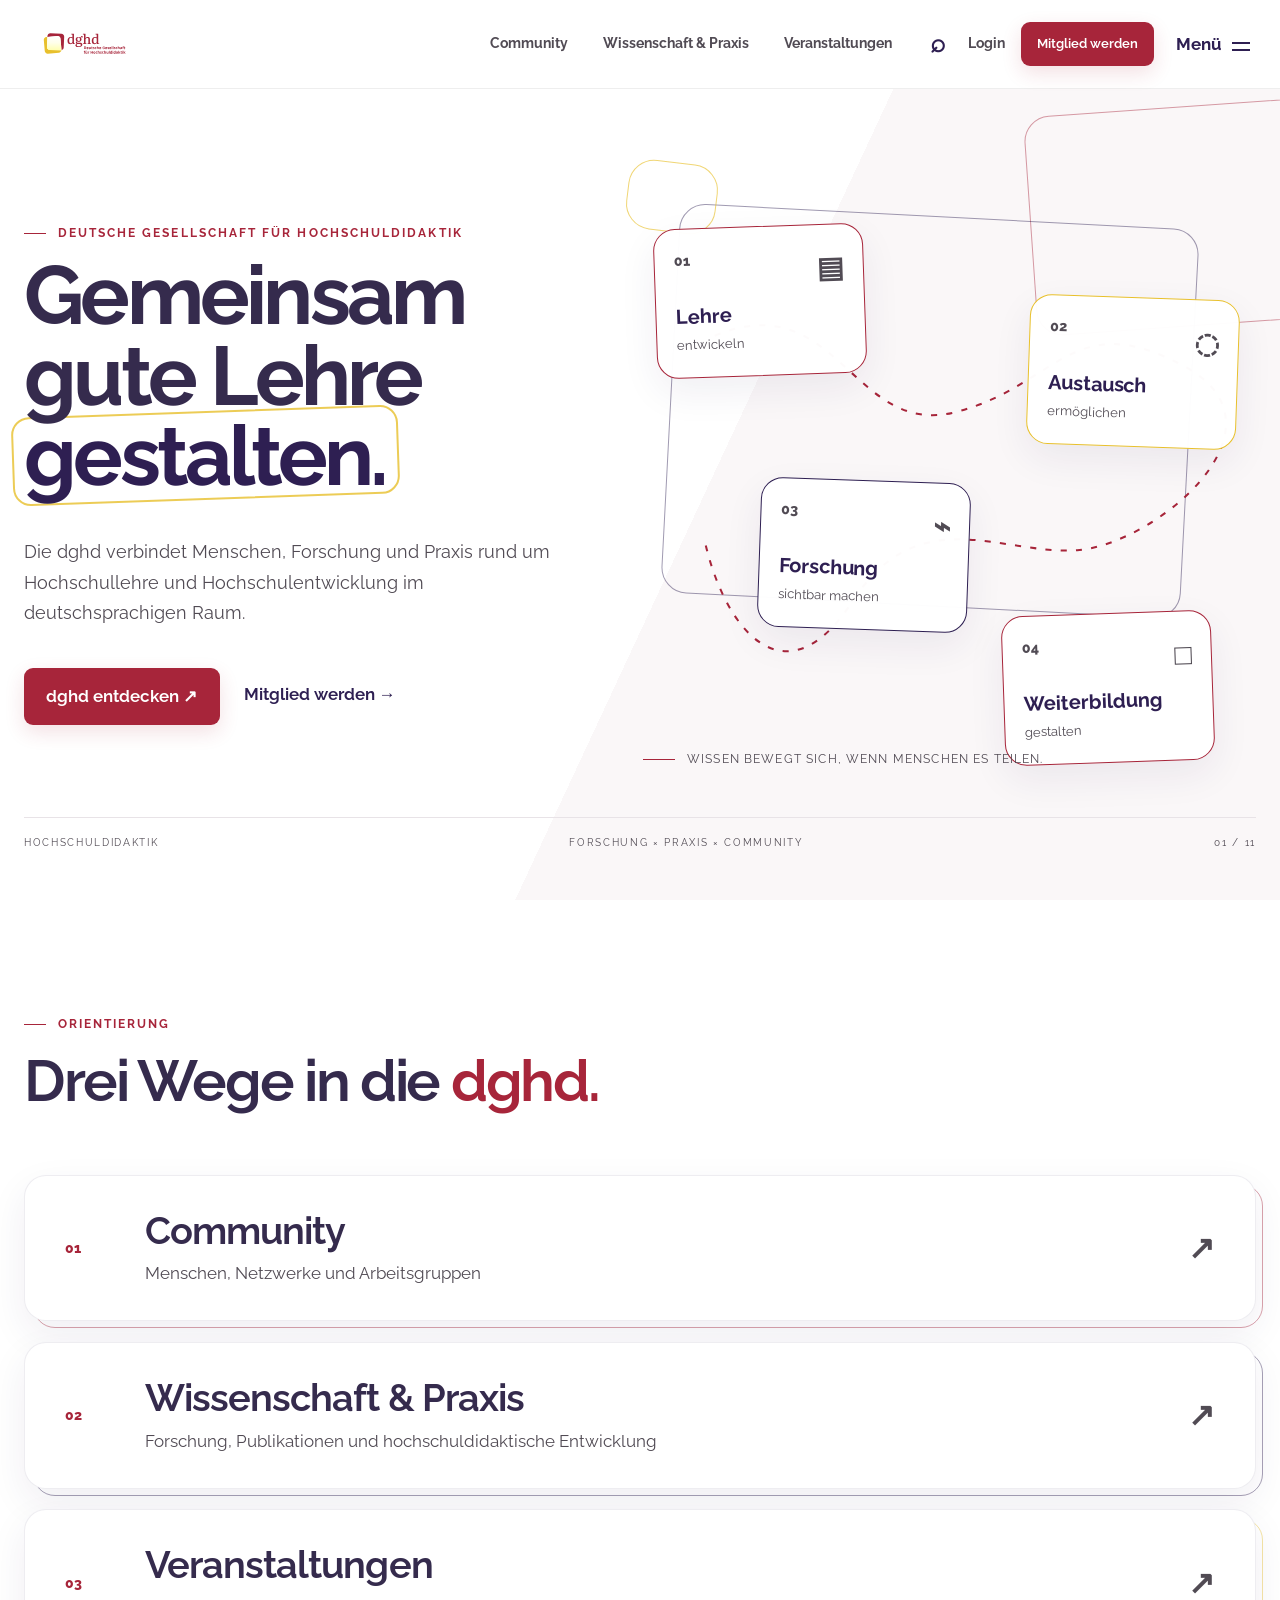
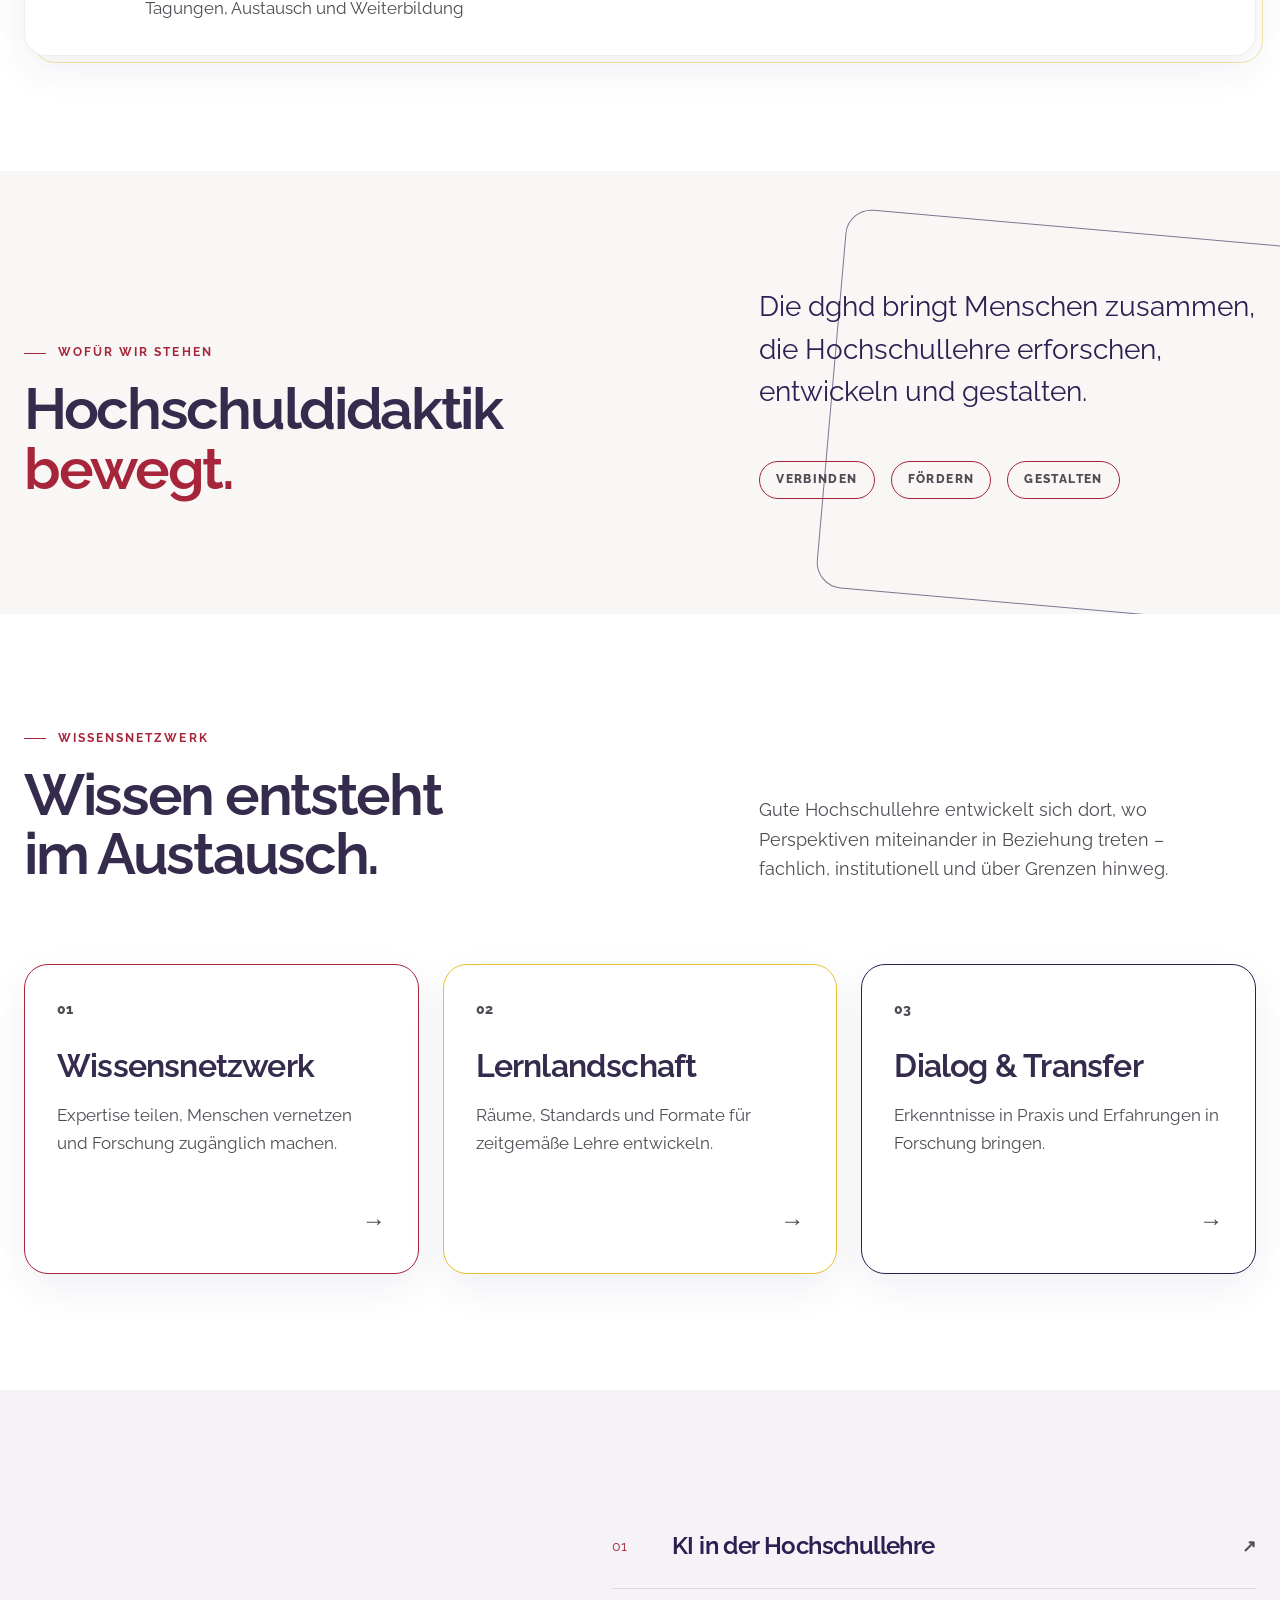
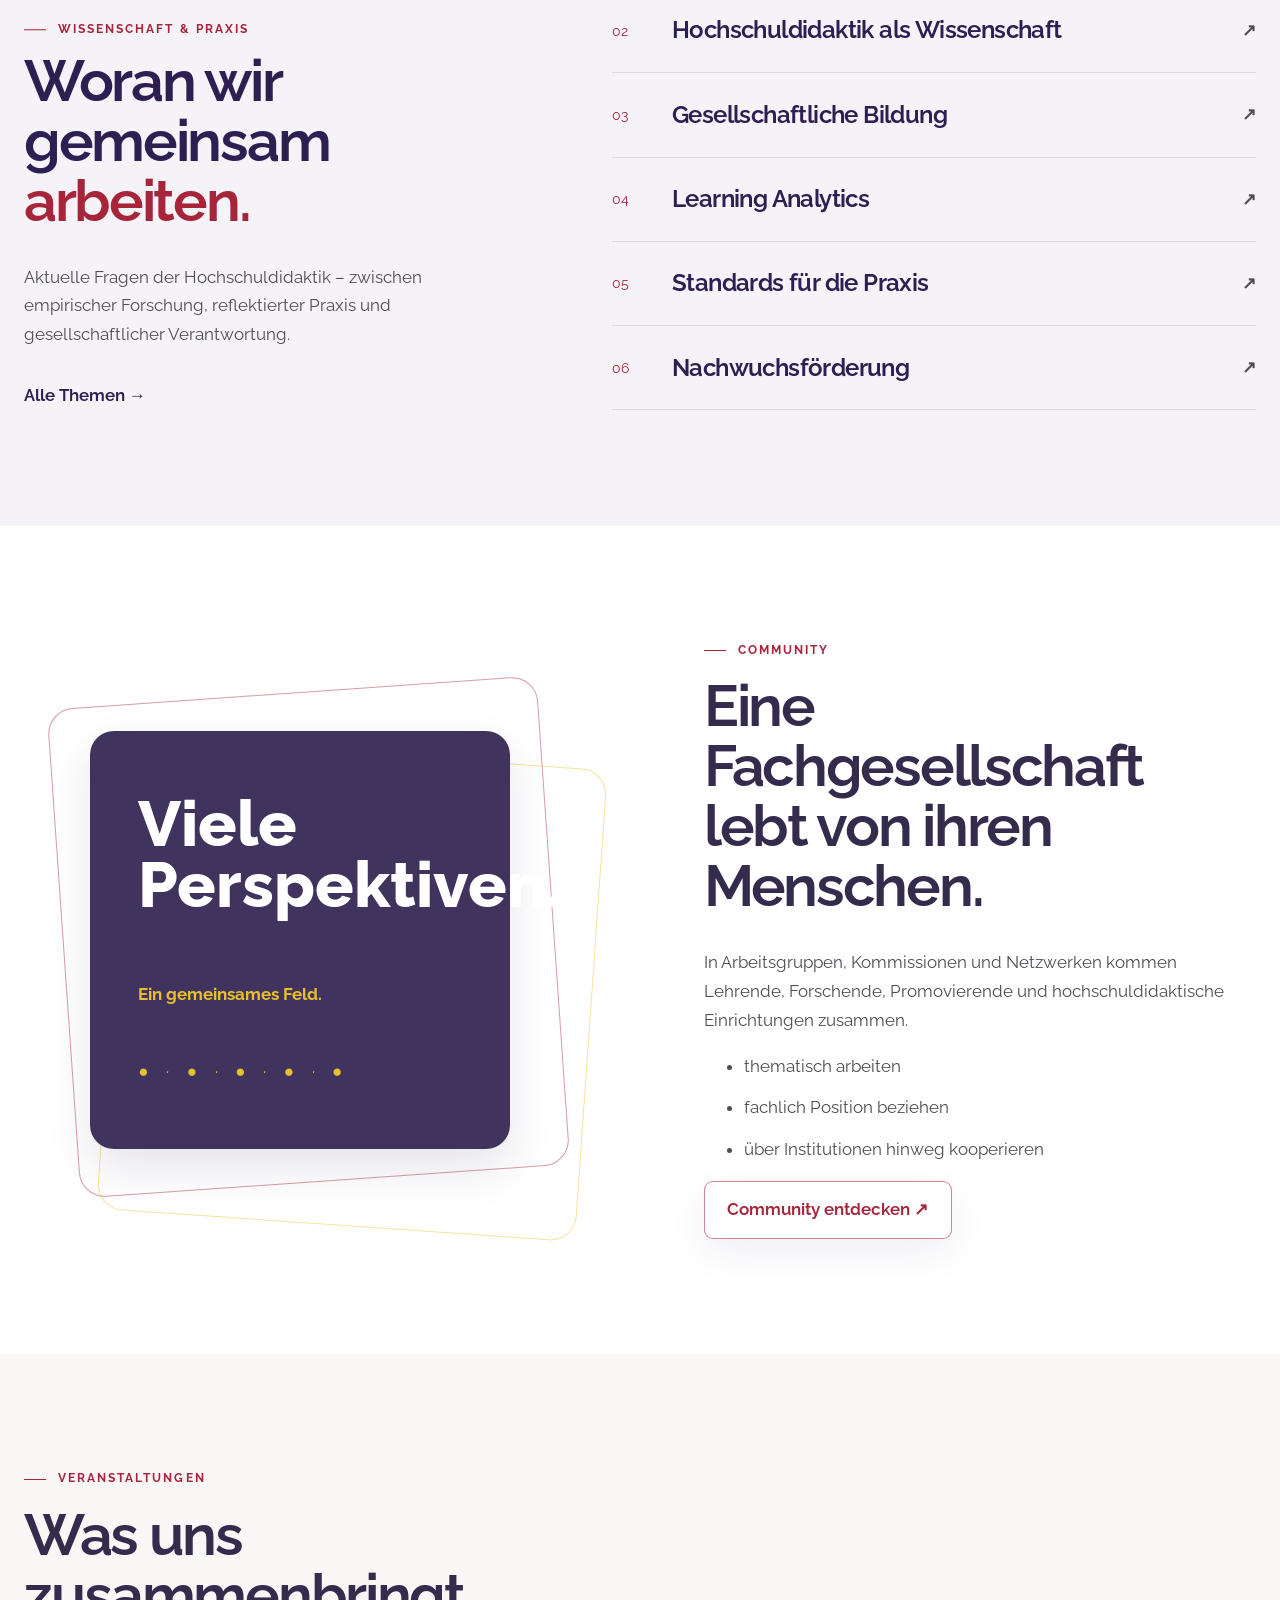
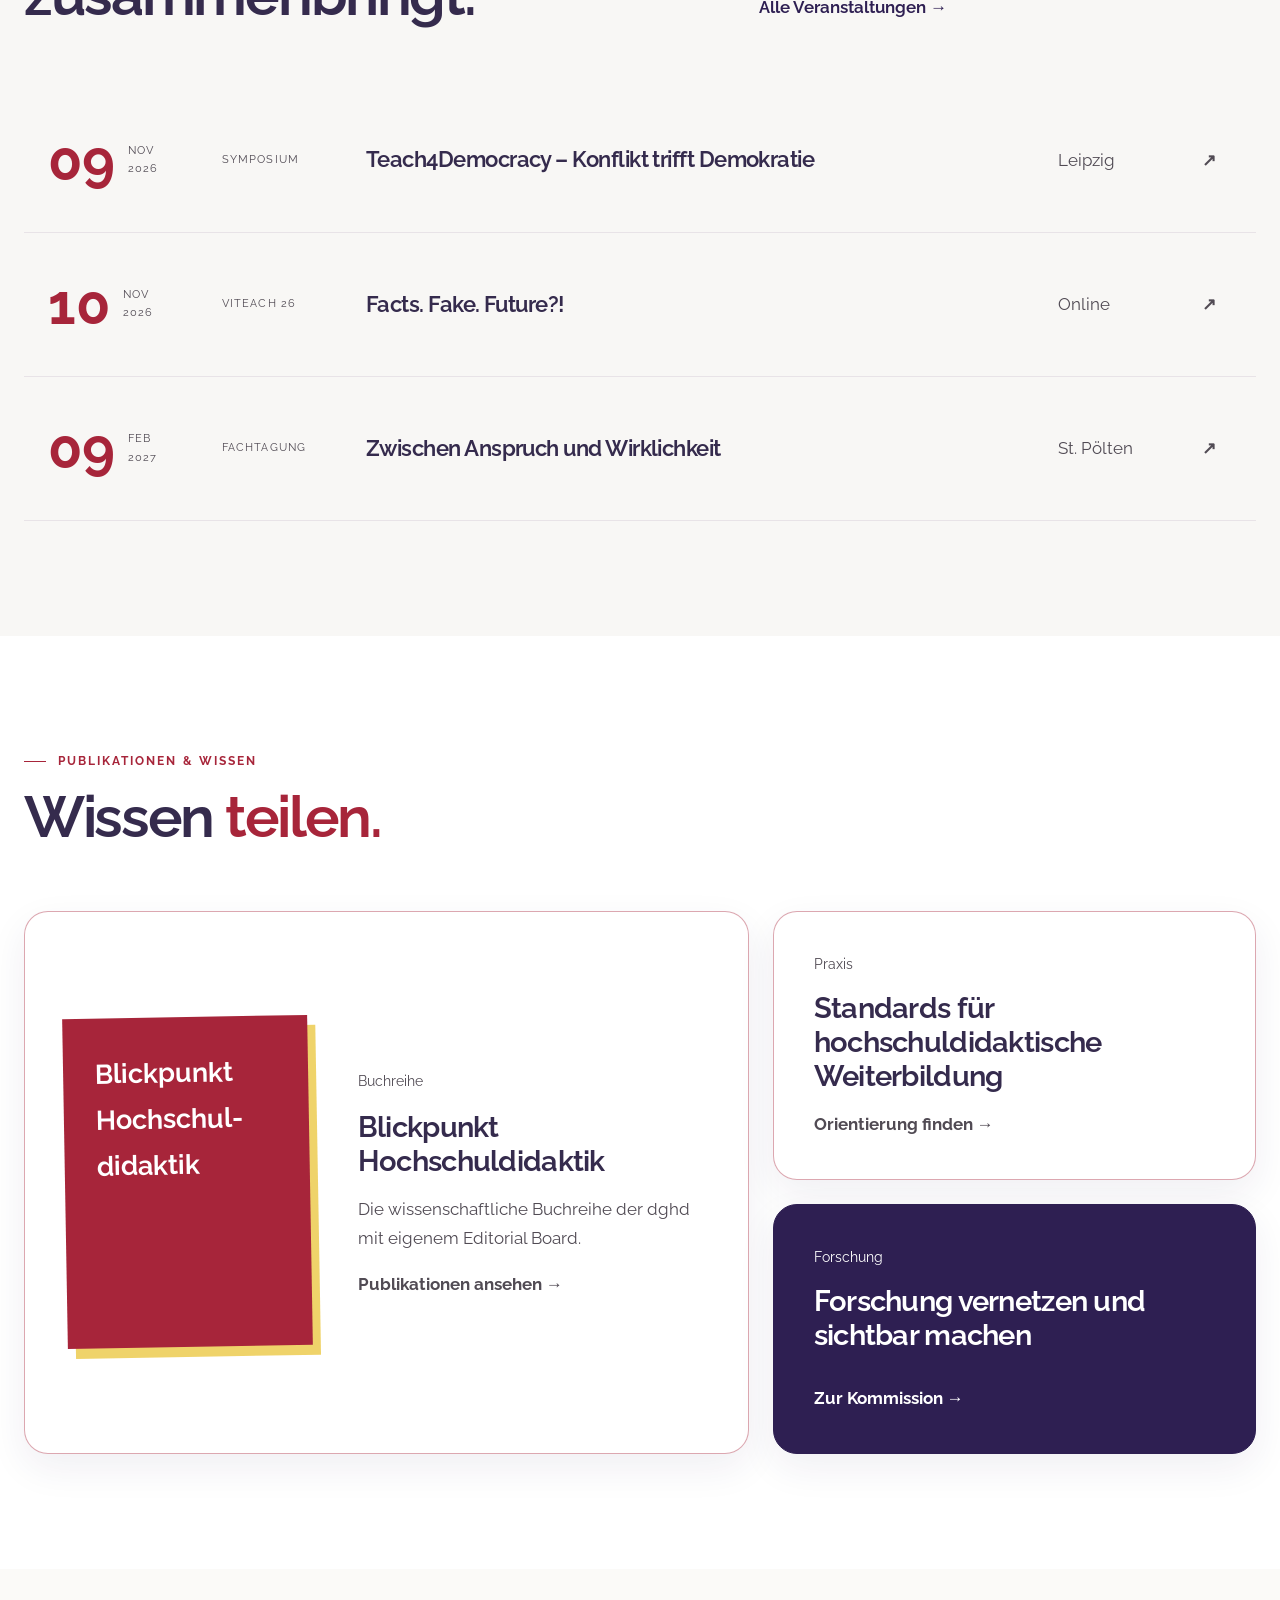
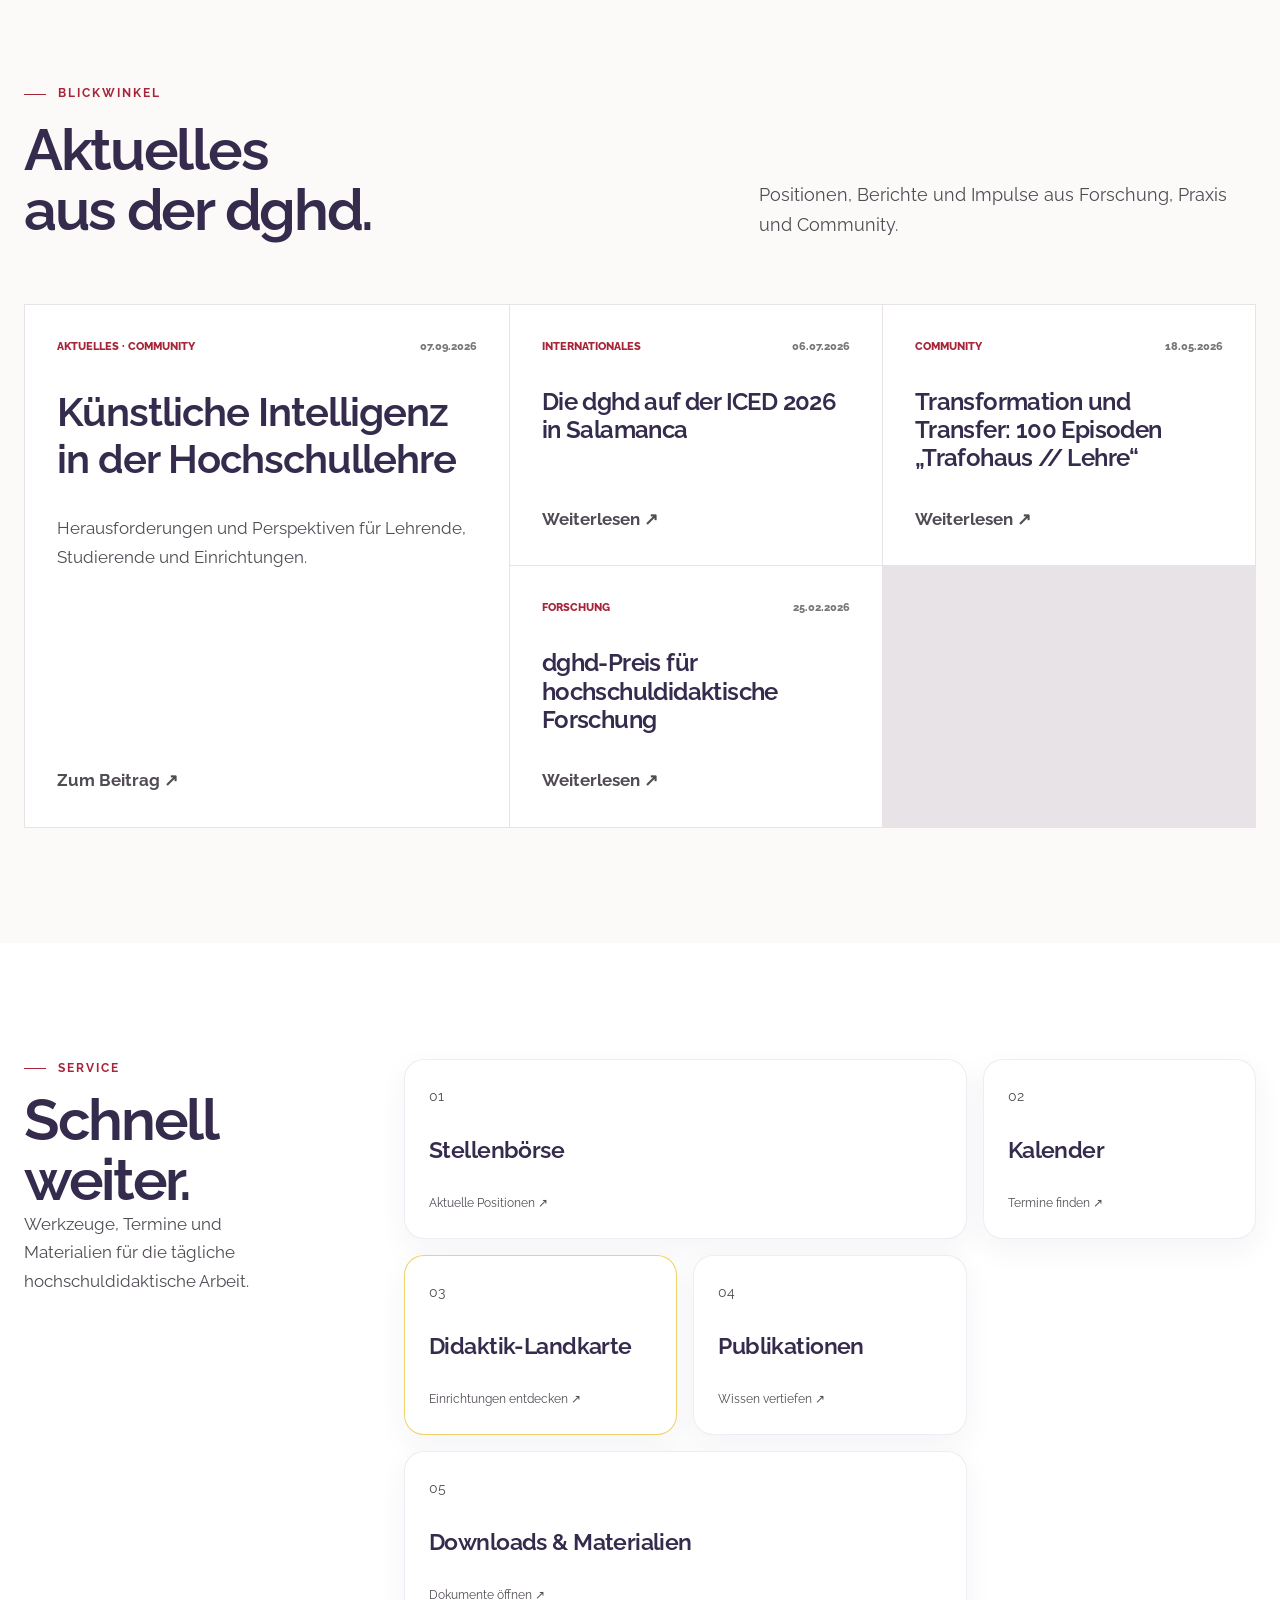
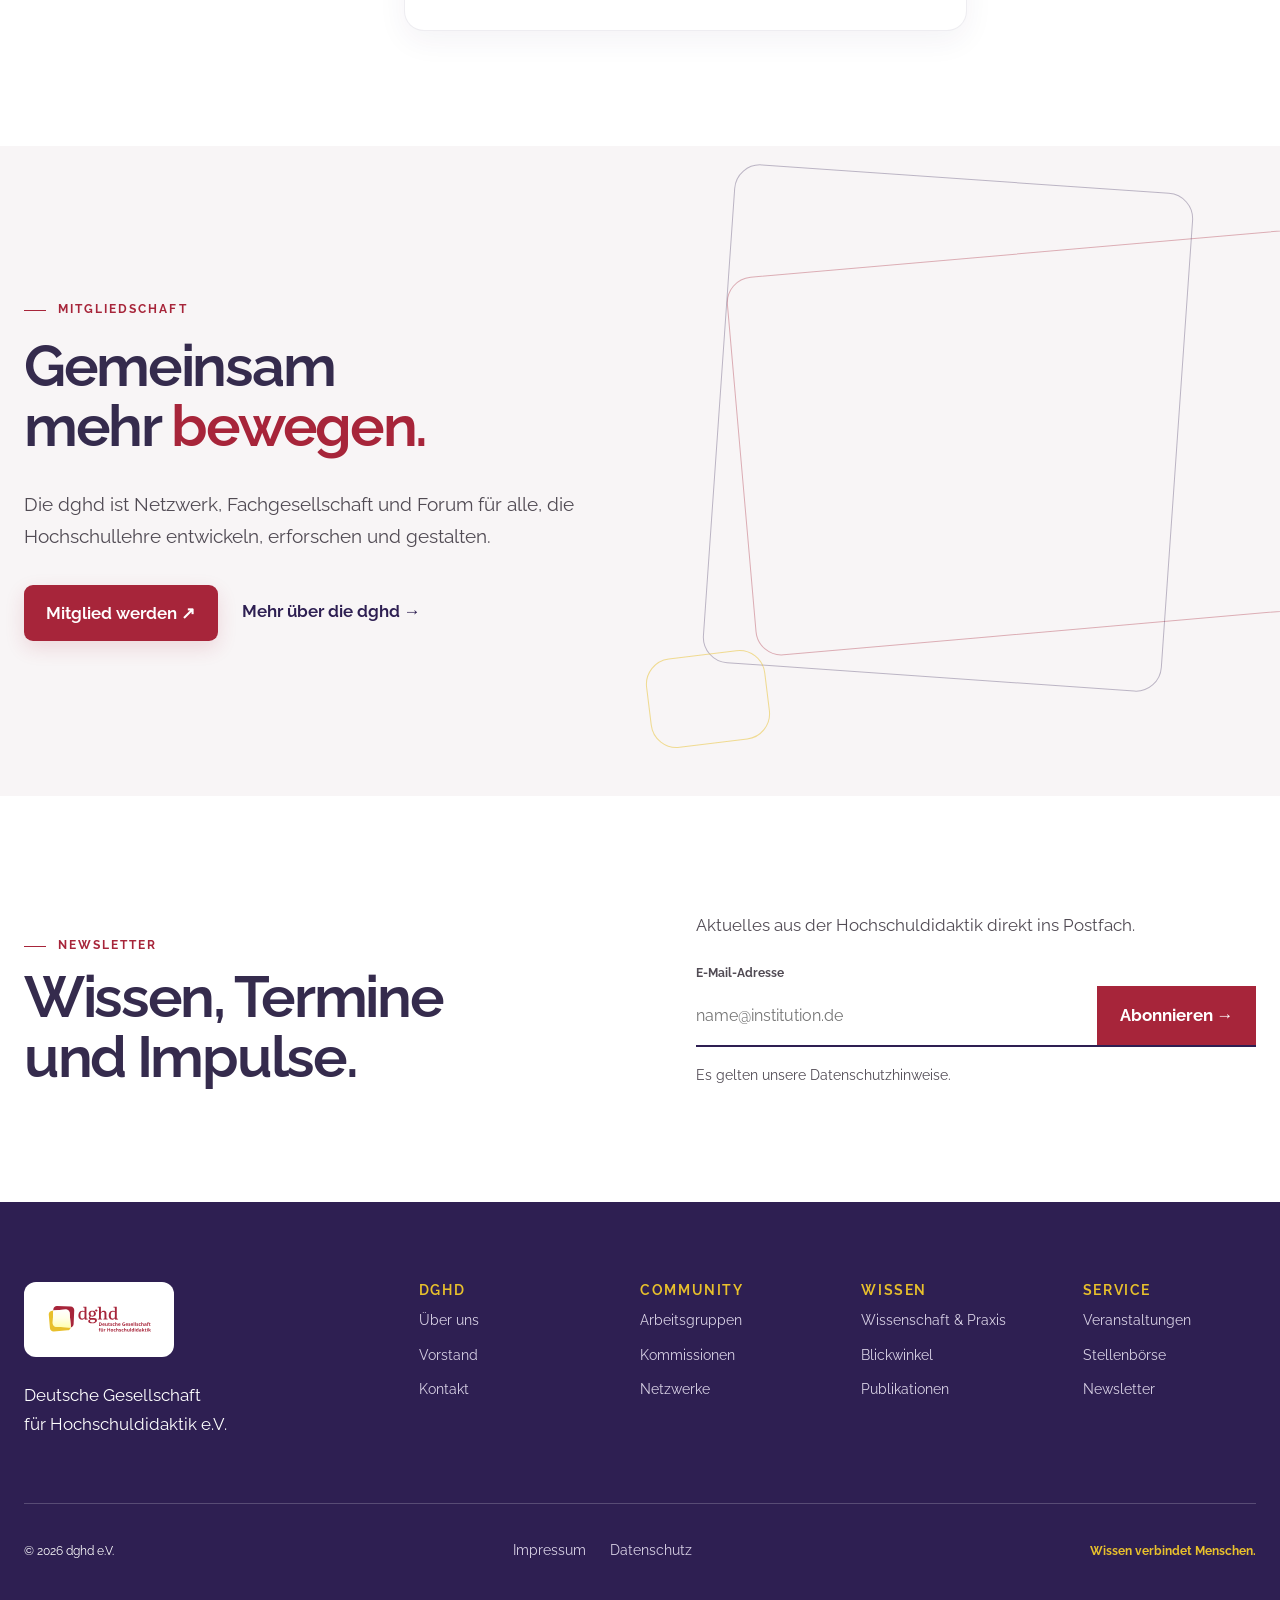
<file: index.html>
<!doctype html>
<html lang="de">
<head>
  <meta charset="utf-8"><meta name="viewport" content="width=device-width,initial-scale=1">
  <title>dghd – Gemeinsam gute Hochschullehre gestalten</title>
  <meta name="description" content="Die Deutsche Gesellschaft für Hochschuldidaktik verbindet Forschung, Praxis und Menschen rund um Hochschullehre und Hochschulentwicklung.">
  <link rel="icon" href="./Assets/favicon_dghd.svg"><link rel="preconnect" href="https://fonts.googleapis.com"><link rel="preconnect" href="https://fonts.gstatic.com" crossorigin><link href="https://fonts.googleapis.com/css2?family=Raleway:wght@400;500;600;700;800&display=swap" rel="stylesheet"><link rel="stylesheet" href="./css/main.css?v=6">
</head><body><a class="skip-link" href="#inhalt">Zum Inhalt springen</a>
<header class="site-header" data-header><div class="shell header-inner"><a class="brand" href="./index.html"><img src="./Assets/dghd2026_bildmarke.svg" alt="dghd – Deutsche Gesellschaft für Hochschuldidaktik"></a><nav class="desktop-nav" aria-label="Hauptnavigation"><a href="https://www.dghd.de/community/">Community</a><a href="https://www.dghd.de/forschung/">Wissenschaft &amp; Praxis</a><a href="https://www.dghd.de/praxis/veranstaltungskalender/">Veranstaltungen</a></nav><div class="header-actions"><button class="search-button" data-search-open aria-label="Suche öffnen">⌕</button><a class="login" href="https://www.dghd.de/login/">Login</a><a class="button button--small" href="https://www.dghd.de/community/mitglied-werden/">Mitglied werden</a><button class="menu-button" data-menu-toggle aria-expanded="false" aria-controls="menu-panel">Menü <i></i></button></div></div><div class="menu-panel" id="menu-panel" data-menu-panel hidden><div class="shell menu-grid"><p>Navigation</p><a href="https://www.dghd.de/community/"><small>01</small><strong>Community</strong><span>Menschen, Gruppen und Netzwerke</span></a><a href="https://www.dghd.de/forschung/"><small>02</small><strong>Wissenschaft &amp; Praxis</strong><span>Forschung, Publikationen, Entwicklung</span></a><a href="https://www.dghd.de/praxis/veranstaltungskalender/"><small>03</small><strong>Veranstaltungen</strong><span>Tagungen, Austausch, Weiterbildung</span></a><a href="https://www.dghd.de/die-dghd/"><small>04</small><strong>Die dghd</strong><span>Verein, Vorstand, Geschäftsstelle</span></a></div></div></header>
<dialog class="search-dialog" data-search-dialog><button data-search-close aria-label="Schließen">×</button><form action="https://www.dghd.de/" role="search"><label for="q">Was möchten Sie finden?</label><div><input id="q" name="s" type="search" placeholder="Suchbegriff"><button>Suchen</button></div></form></dialog>
<main id="inhalt">
<section class="hero"><span class="tile-outline tile-red hero-o1"></span><span class="tile-outline tile-violet hero-o2"></span><span class="tile-outline tile-gold hero-o3"></span><div class="shell hero-grid"><div class="hero-copy reveal"><p class="eyebrow">Deutsche Gesellschaft für Hochschuldidaktik</p><h1>Gemeinsam<br>gute Lehre<br><span class="outlined-word">gestalten.</span></h1><p class="lead">Die dghd verbindet Menschen, Forschung und Praxis rund um Hochschullehre und Hochschulentwicklung im deutschsprachigen Raum.</p><div class="actions"><a class="button" href="#einstiege">dghd entdecken ↗</a><a class="text-link" href="https://www.dghd.de/community/mitglied-werden/">Mitglied werden →</a></div></div><div class="knowledge-map reveal" aria-label="Wissensnetzwerk: Lehre, Austausch, Forschung und Weiterbildung"><svg viewBox="0 0 600 520" aria-hidden="true"><path d="M70 130C190 80 205 230 305 205S420 100 530 160 500 335 425 340 270 290 205 390 80 420 60 330"/></svg><article class="node n1"><small>01</small><b>▤</b><strong>Lehre</strong><span>entwickeln</span></article><article class="node n2"><small>02</small><b>◌</b><strong>Austausch</strong><span>ermöglichen</span></article><article class="node n3"><small>03</small><b>⌁</b><strong>Forschung</strong><span>sichtbar machen</span></article><article class="node n4"><small>04</small><b>□</b><strong>Weiterbildung</strong><span>gestalten</span></article><p><i></i> Wissen bewegt sich, wenn Menschen es teilen.</p></div></div><div class="shell hero-index"><span>hochschuldidaktik</span><span>forschung × praxis × community</span><span>01 / 11</span></div></section>
<section class="section entries" id="einstiege"><div class="shell"><header class="section-head reveal"><p class="eyebrow">Orientierung</p><h2>Drei Wege in die <em>dghd.</em></h2></header><div class="entry-list"><a class="entry red reveal" href="https://www.dghd.de/community/"><small>01</small><div><h3>Community</h3><p>Menschen, Netzwerke und Arbeitsgruppen</p></div><b>↗</b></a><a class="entry violet reveal" href="https://www.dghd.de/forschung/"><small>02</small><div><h3>Wissenschaft &amp; Praxis</h3><p>Forschung, Publikationen und hochschuldidaktische Entwicklung</p></div><b>↗</b></a><a class="entry gold reveal" href="https://www.dghd.de/praxis/veranstaltungskalender/"><small>03</small><div><h3>Veranstaltungen</h3><p>Tagungen, Austausch und Weiterbildung</p></div><b>↗</b></a></div></div></section>
<section class="section manifesto"><span class="tile-outline tile-violet"></span><div class="shell split reveal"><div><p class="eyebrow">Wofür wir stehen</p><h2>Hochschuldidaktik<br><em>bewegt.</em></h2></div><div><p class="large-copy">Die dghd bringt Menschen zusammen, die Hochschullehre erforschen, entwickeln und gestalten.</p><div class="verbs"><span>verbinden</span><span>fördern</span><span>gestalten</span></div></div></div></section>
<section class="section network"><div class="shell"><header class="split-heading reveal"><div><p class="eyebrow">Wissensnetzwerk</p><h2>Wissen entsteht<br>im Austausch.</h2></div><p>Gute Hochschullehre entwickelt sich dort, wo Perspektiven miteinander in Beziehung treten – fachlich, institutionell und über Grenzen hinweg.</p></header><div class="network-cards"><a class="network-card red reveal" href="https://www.dghd.de/community/"><small>01</small><h3>Wissensnetzwerk</h3><p>Expertise teilen, Menschen vernetzen und Forschung zugänglich machen.</p><b>→</b></a><a class="network-card gold reveal" href="#"><small>02</small><h3>Lernlandschaft</h3><p>Räume, Standards und Formate für zeitgemäße Lehre entwickeln.</p><b>→</b></a><a class="network-card violet reveal" href="https://www.dghd.de/blickwinkel/"><small>03</small><h3>Dialog &amp; Transfer</h3><p>Erkenntnisse in Praxis und Erfahrungen in Forschung bringen.</p><b>→</b></a></div></div></section>
<section class="section topics"><div class="shell topic-grid"><div class="topic-intro reveal"><p class="eyebrow">Wissenschaft &amp; Praxis</p><h2>Woran wir<br>gemeinsam<br><em>arbeiten.</em></h2><p>Aktuelle Fragen der Hochschuldidaktik – zwischen empirischer Forschung, reflektierter Praxis und gesellschaftlicher Verantwortung.</p><a class="text-link" href="https://www.dghd.de/forschung/">Alle Themen →</a></div><div class="topic-list reveal"><a href="#"><small>01</small><h3>KI in der Hochschullehre</h3><b>↗</b></a><a href="#"><small>02</small><h3>Hochschuldidaktik als Wissenschaft</h3><b>↗</b></a><a href="#"><small>03</small><h3>Gesellschaftliche Bildung</h3><b>↗</b></a><a href="#"><small>04</small><h3>Learning Analytics</h3><b>↗</b></a><a href="#"><small>05</small><h3>Standards für die Praxis</h3><b>↗</b></a><a href="#"><small>06</small><h3>Nachwuchsförderung</h3><b>↗</b></a></div></div></section>
<section class="section community"><div class="shell community-grid"><div class="people reveal" aria-hidden="true"><span class="tile-outline tile-red"></span><span class="tile-outline tile-gold"></span><div><p>Viele<br>Perspektiven.</p><strong>Ein gemeinsames Feld.</strong><i>● · ● · ● · ● · ●</i></div></div><div class="reveal"><p class="eyebrow">Community</p><h2>Eine Fachgesellschaft lebt von ihren Menschen.</h2><p>In Arbeitsgruppen, Kommissionen und Netzwerken kommen Lehrende, Forschende, Promovierende und hochschuldidaktische Einrichtungen zusammen.</p><ul><li>thematisch arbeiten</li><li>fachlich Position beziehen</li><li>über Institutionen hinweg kooperieren</li></ul><a class="button outline" href="https://www.dghd.de/community/">Community entdecken ↗</a></div></div></section>
<section class="section events"><div class="shell"><header class="split-heading reveal"><div><p class="eyebrow">Veranstaltungen</p><h2>Was uns<br>zusammenbringt.</h2></div><a class="text-link" href="https://www.dghd.de/praxis/veranstaltungskalender/">Alle Veranstaltungen →</a></header><div class="event-list"><a class="event reveal" href="#"><time><strong>09</strong><span>NOV<br>2026</span></time><small>Symposium</small><h3>Teach4Democracy – Konflikt trifft Demokratie</h3><span>Leipzig</span><b>↗</b></a><a class="event reveal" href="#"><time><strong>10</strong><span>NOV<br>2026</span></time><small>ViTeach 26</small><h3>Facts. Fake. Future?!</h3><span>Online</span><b>↗</b></a><a class="event reveal" href="https://dghd.ustp.at/"><time><strong>09</strong><span>FEB<br>2027</span></time><small>Fachtagung</small><h3>Zwischen Anspruch und Wirklichkeit</h3><span>St. Pölten</span><b>↗</b></a></div></div></section>
<section class="section publications"><div class="shell"><header class="section-head reveal"><p class="eyebrow">Publikationen &amp; Wissen</p><h2>Wissen <em>teilen.</em></h2></header><div class="pub-grid"><a class="pub feature reveal" href="#"><div class="book">Blickpunkt<br>Hochschul-<br>didaktik</div><div><small>Buchreihe</small><h3>Blickpunkt Hochschuldidaktik</h3><p>Die wissenschaftliche Buchreihe der dghd mit eigenem Editorial Board.</p><b>Publikationen ansehen →</b></div></a><a class="pub reveal" href="#"><small>Praxis</small><h3>Standards für hochschuldidaktische Weiterbildung</h3><b>Orientierung finden →</b></a><a class="pub dark reveal" href="#"><small>Forschung</small><h3>Forschung vernetzen und sichtbar machen</h3><b>Zur Kommission →</b></a></div></div></section>
<section class="section news"><div class="shell"><header class="split-heading reveal"><div><p class="eyebrow">Blickwinkel</p><h2>Aktuelles<br>aus der dghd.</h2></div><p>Positionen, Berichte und Impulse aus Forschung, Praxis und Community.</p></header><div class="news-grid"><a class="news-card lead-news reveal" href="#"><span>Aktuelles · Community <time>07.09.2026</time></span><h3>Künstliche Intelligenz in der Hochschullehre</h3><p>Herausforderungen und Perspektiven für Lehrende, Studierende und Einrichtungen.</p><b>Zum Beitrag ↗</b></a><a class="news-card reveal" href="#"><span>Internationales <time>06.07.2026</time></span><h3>Die dghd auf der ICED 2026 in Salamanca</h3><b>Weiterlesen ↗</b></a><a class="news-card reveal" href="#"><span>Community <time>18.05.2026</time></span><h3>Transformation und Transfer: 100 Episoden „Trafohaus // Lehre“</h3><b>Weiterlesen ↗</b></a><a class="news-card reveal" href="#"><span>Forschung <time>25.02.2026</time></span><h3>dghd-Preis für hochschuldidaktische Forschung</h3><b>Weiterlesen ↗</b></a></div></div></section>
<section class="section service"><div class="shell service-grid"><header class="reveal"><p class="eyebrow">Service</p><h2>Schnell<br>weiter.</h2><p>Werkzeuge, Termine und Materialien für die tägliche hochschuldidaktische Arbeit.</p></header><div class="service-mosaic reveal"><a class="wide" href="#"><small>01</small><h3>Stellenbörse</h3><span>Aktuelle Positionen ↗</span></a><a href="#"><small>02</small><h3>Kalender</h3><span>Termine finden ↗</span></a><a class="accent" href="#"><small>03</small><h3>Didaktik-Landkarte</h3><span>Einrichtungen entdecken ↗</span></a><a href="#"><small>04</small><h3>Publikationen</h3><span>Wissen vertiefen ↗</span></a><a class="wide" href="#"><small>05</small><h3>Downloads &amp; Materialien</h3><span>Dokumente öffnen ↗</span></a></div></div></section>
<section class="section membership"><span class="tile-outline tile-red m1"></span><span class="tile-outline tile-violet m2"></span><span class="tile-outline tile-gold m3"></span><div class="shell reveal"><p class="eyebrow">Mitgliedschaft</p><h2>Gemeinsam<br>mehr <em>bewegen.</em></h2><p>Die dghd ist Netzwerk, Fachgesellschaft und Forum für alle, die Hochschullehre entwickeln, erforschen und gestalten.</p><div class="actions"><a class="button" href="https://www.dghd.de/community/mitglied-werden/">Mitglied werden ↗</a><a class="text-link" href="https://www.dghd.de/die-dghd/">Mehr über die dghd →</a></div></div></section>
<section class="section newsletter"><div class="shell newsletter-grid reveal"><div><p class="eyebrow">Newsletter</p><h2>Wissen, Termine<br>und Impulse.</h2></div><form action="https://www.dghd.de/die-dghd/newsletter/"><p>Aktuelles aus der Hochschuldidaktik direkt ins Postfach.</p><label for="email">E-Mail-Adresse</label><div><input id="email" type="email" required placeholder="name@institution.de"><button>Abonnieren →</button></div><small>Es gelten unsere <a href="https://www.dghd.de/datenschutz/">Datenschutzhinweise</a>.</small></form></div></section>
</main>
<footer><div class="shell footer-grid"><div class="footer-brand"><img src="./Assets/dghd2026_bildmarke.svg" alt="dghd"><p>Deutsche Gesellschaft<br>für Hochschuldidaktik e.V.</p></div><div><h3>dghd</h3><a href="#">Über uns</a><a href="#">Vorstand</a><a href="#">Kontakt</a></div><div><h3>Community</h3><a href="#">Arbeitsgruppen</a><a href="#">Kommissionen</a><a href="#">Netzwerke</a></div><div><h3>Wissen</h3><a href="#">Wissenschaft &amp; Praxis</a><a href="#">Blickwinkel</a><a href="#">Publikationen</a></div><div><h3>Service</h3><a href="#">Veranstaltungen</a><a href="#">Stellenbörse</a><a href="#">Newsletter</a></div></div><div class="shell footer-bottom"><span>© 2026 dghd e.V.</span><div><a href="https://www.dghd.de/impressum/">Impressum</a><a href="https://www.dghd.de/datenschutz/">Datenschutz</a></div><b>Wissen verbindet Menschen.</b></div></footer><script src="./js/main.js?v=3"></script></body></html>
</file>
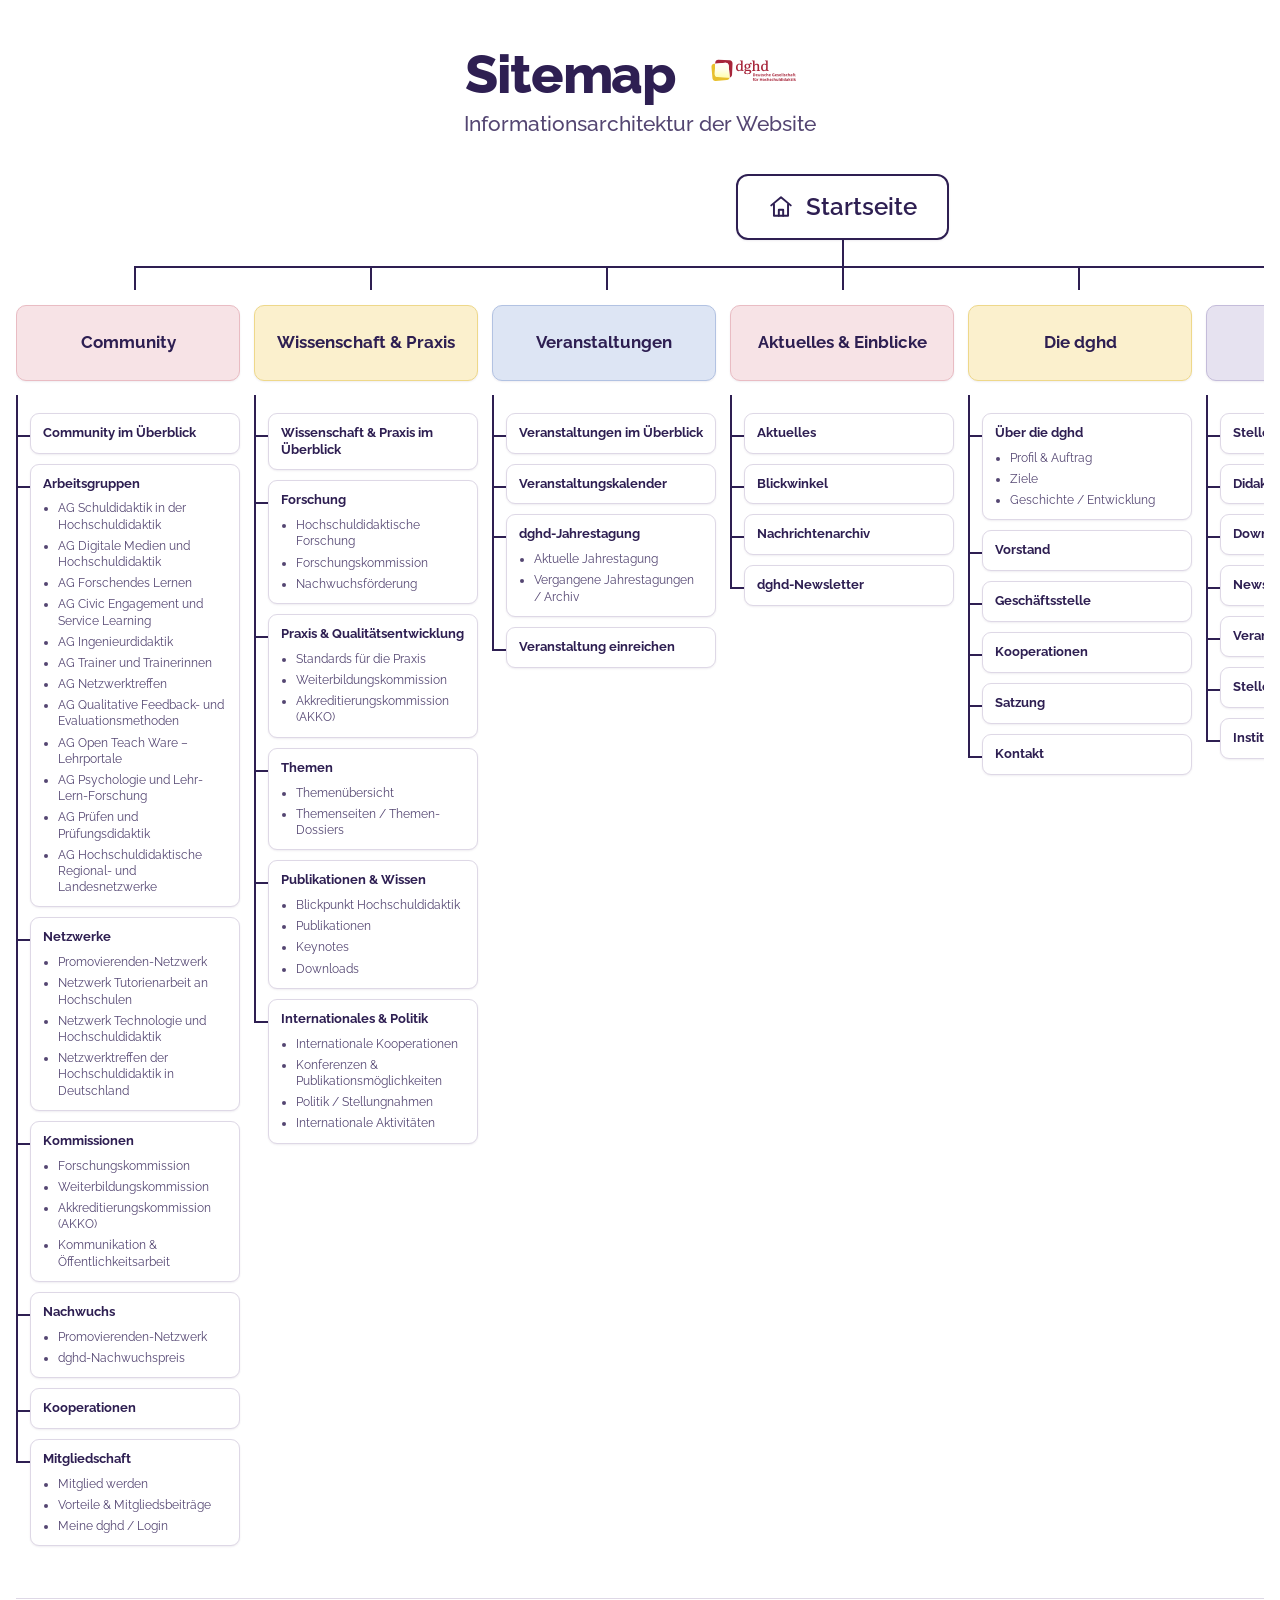
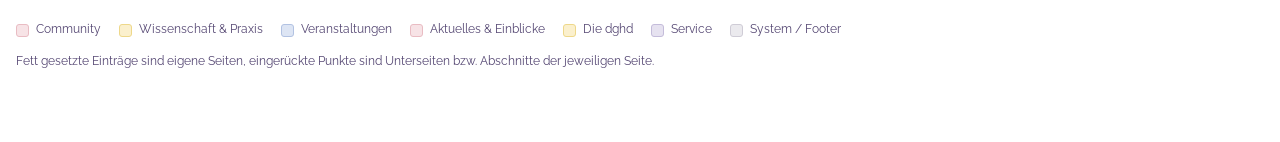
<file: sitemap-v1.html>
<!doctype html>
<html lang="de">
<head>
<meta charset="utf-8">
<meta name="viewport" content="width=device-width,initial-scale=1">
<title>Sitemap dghd – Informationsarchitektur der Website</title>
<meta name="description" content="Sitemap der dghd: Informationsarchitektur der Website mit allen Bereichen, Unterseiten und Footer-Einträgen.">
<meta name="robots" content="noindex">
<link rel="icon" href="./Assets/favicon_dghd.svg">
<link rel="preconnect" href="https://fonts.googleapis.com">
<link rel="preconnect" href="https://fonts.gstatic.com" crossorigin>
<link href="https://fonts.googleapis.com/css2?family=Raleway:wght@400;500;600;700;800&display=swap" rel="stylesheet">
<link rel="stylesheet" href="./css/tokens.css">
<style>
:root{
  --ink:var(--color-secondary,#2e1f52);
  --ink-soft:#544672;
  --accent:var(--color-primary,#b7394a);
  --line:#2e1f52;
  --card-border:#ded8e6;
  --shadow:0 1px 2px rgba(46,31,82,.08);

  --c-community:#f7e3e6;
  --c-community-bd:#e9bcc3;
  --c-wissenschaft:#fbf0cd;
  --c-wissenschaft-bd:#eed88a;
  --c-veranstaltungen:#dde5f4;
  --c-veranstaltungen-bd:#b2c2e2;
  --c-aktuelles:#f7e3e6;
  --c-aktuelles-bd:#e9bcc3;
  --c-dghd:#fbf0cd;
  --c-dghd-bd:#eed88a;
  --c-service:#e6e2f0;
  --c-service-bd:#c4bcda;
  --c-system:#ebeaee;
  --c-system-bd:#cfccd6;
}
*,*::before,*::after{box-sizing:border-box}
html{-webkit-text-size-adjust:100%}
body{
  margin:0;
  padding:40px 16px 72px;
  background:var(--color-white,#fff);
  color:var(--ink);
  font-family:var(--font,"Raleway","Segoe UI",sans-serif);
  font-size:14px;
  line-height:1.45;
}
.wrap{max-width:1700px;margin:0 auto}

/* Mindestbreite einer Spalte, damit auch lange Komposita in eine Zeile passen
   ("Akkreditierungskommission", "Veranstaltungskalender").
   Wird der Platz knapp, scrollt der Baum waagerecht statt umzubrechen. */
.tree{--col-min:224px;--col-gap:14px;overflow-x:auto;padding-bottom:4px}
.tree > *{min-width:calc(7 * var(--col-min) + 6 * var(--col-gap))}

/* ---------- Kopf ---------- */
.page-head{margin:0 0 34px;text-align:center}
.page-head__brand{display:inline-block;vertical-align:baseline}
.page-head__brand img{display:block;width:auto;height:1.15em;margin-bottom:-.16em}
.page-head h1{
  margin:0;
  display:flex;flex-wrap:wrap;align-items:baseline;justify-content:center;gap:.28em;
  font-size:clamp(34px,6vw,54px);
  font-weight:800;
  letter-spacing:-.025em;
  line-height:1.05;
}
.page-head p{
  margin:6px 0 0;
  font-size:clamp(15px,2.4vw,21px);
  font-weight:500;
  color:var(--ink-soft);
}

/* ---------- Startseite ---------- */
.root{display:flex;justify-content:center}
.root__node{
  display:inline-flex;align-items:center;gap:12px;
  padding:14px 30px;
  border:2px solid var(--line);
  border-radius:12px;
  background:#fff;
  font-size:clamp(18px,2.6vw,24px);
  font-weight:600;
  box-shadow:var(--shadow);
}
.root__node svg{flex:none;width:26px;height:26px;stroke:var(--line);fill:none;stroke-width:1.8;stroke-linecap:round;stroke-linejoin:round}

/* ---------- Verbinder ---------- */
.trunk{height:26px;position:relative}
.trunk::before{content:"";position:absolute;left:50%;top:0;bottom:0;border-left:2px solid var(--line)}
.connectors{display:grid;grid-template-columns:repeat(7,1fr);height:24px}
.connectors i{position:relative;display:block}
.connectors i::before{content:"";position:absolute;top:0;left:0;right:0;border-top:2px solid var(--line)}
.connectors i:first-child::before{left:50%}
.connectors i:last-child::before{right:50%}
.connectors i::after{content:"";position:absolute;top:0;bottom:0;left:50%;border-left:2px solid var(--line)}

/* ---------- Spalten ---------- */
.columns{display:grid;grid-template-columns:repeat(7,minmax(var(--col-min),1fr));gap:0 var(--col-gap);align-items:start}
.col{min-width:0}
.col__head{
  border:1px solid var(--card-border);
  border-radius:10px;
  padding:16px 12px;
  text-align:center;
  font-size:clamp(13px,1.35vw,17px);
  font-weight:700;
  line-height:1.2;
  min-height:76px;
  display:flex;align-items:center;justify-content:center;
  box-shadow:var(--shadow);
}
.col--community .col__head{background:var(--c-community);border-color:var(--c-community-bd)}
.col--wissenschaft .col__head{background:var(--c-wissenschaft);border-color:var(--c-wissenschaft-bd)}
.col--veranstaltungen .col__head{background:var(--c-veranstaltungen);border-color:var(--c-veranstaltungen-bd)}
.col--aktuelles .col__head{background:var(--c-aktuelles);border-color:var(--c-aktuelles-bd)}
.col--dghd .col__head{background:var(--c-dghd);border-color:var(--c-dghd-bd)}
.col--service .col__head{background:var(--c-service);border-color:var(--c-service-bd)}
.col--system .col__head{background:var(--c-system);border-color:var(--c-system-bd)}

/* Stamm der Spalte: senkrechte Linie links, an der die Karten haengen */
.col__items{position:relative;margin:0;padding:18px 0 0 14px;list-style:none}
/* Stammstueck zwischen Spaltenkopf und erster Karte */
.col__items::before{content:"";position:absolute;left:0;top:0;height:18px;border-left:2px solid var(--line)}
.col__items > li{position:relative;margin:0 0 10px}
/* Waagerechter Abzweig zur Karte */
.col__items > li::before{content:"";position:absolute;left:-14px;top:22px;width:14px;border-top:2px solid var(--line)}
/* Stamm laeuft durch die Karte und den Abstand zur naechsten */
.col__items > li::after{content:"";position:absolute;left:-14px;top:0;bottom:-10px;border-left:2px solid var(--line)}
/* Bei der letzten Karte endet der Stamm am waagerechten Abzweig */
.col__items > li:last-child::after{bottom:auto;height:24px}
.col__items > li:last-child{margin-bottom:0}

.card{
  border:1px solid var(--card-border);
  border-radius:9px;
  background:#fff;
  padding:11px 12px;
  box-shadow:var(--shadow);
}
.card > b{display:block;font-size:13px;font-weight:700;line-height:1.3;hyphens:auto;overflow-wrap:break-word}
.card > b a{color:inherit;text-decoration:none}
.card > b a:hover,.card > b a:focus-visible{text-decoration:underline}
.card ul{margin:8px 0 0;padding-left:15px;list-style:disc}
.card ul li{margin:0 0 5px;font-size:12px;color:var(--ink-soft);line-height:1.35;hyphens:auto;overflow-wrap:break-word}
.card ul li:last-child{margin-bottom:0}

/* ---------- Legende ---------- */
.legend{
  margin:48px 0 0;
  padding-top:22px;
  border-top:1px solid var(--card-border);
  display:flex;flex-wrap:wrap;gap:10px 18px;
  font-size:12px;color:var(--ink-soft);
}
.legend span{display:inline-flex;align-items:center;gap:7px}
.legend b{width:13px;height:13px;border-radius:3px;border:1px solid var(--card-border);display:inline-block}
.footnote{margin:14px 0 0;font-size:12px;color:var(--ink-soft)}

/* ---------- Responsive ---------- */
@media (max-width:1100px){
  .tree{overflow-x:visible}
  .tree > *{min-width:0}
  .connectors{display:none}
  .trunk{height:22px}
  .columns{grid-template-columns:repeat(2,minmax(0,1fr));gap:28px 20px}
  .col__head{min-height:0;padding:13px 12px;font-size:16px}
}
@media (max-width:640px){
  body{padding:28px 14px 56px}
  .columns{grid-template-columns:minmax(0,1fr);gap:24px}
  .root__node{padding:12px 20px}
}
@media print{
  body{padding:0;font-size:11px}
  .tree{--col-min:0;overflow-x:visible}
  .tree > *{min-width:0}
  .card,.col__head,.root__node{box-shadow:none}
  .columns{gap:0 8px}
}
</style>
</head>
<body>
<div class="wrap">

  <header class="page-head">
    <h1>
      Sitemap
      <a class="page-head__brand" href="./index.html"><img src="./Assets/dghd2026_bildmarke.svg" alt="dghd – Deutsche Gesellschaft für Hochschuldidaktik" width="132" height="66"></a>
    </h1>
    <p>Informationsarchitektur der Website</p>
  </header>

  <div class="tree">
  <div class="root">
    <div class="root__node">
      <svg viewBox="0 0 24 24" aria-hidden="true"><path d="M3 10.5 12 3l9 7.5"/><path d="M5.5 9.5V20h13V9.5"/><path d="M10 20v-5.5h4V20"/></svg>
      <span>Startseite</span>
    </div>
  </div>

  <div class="trunk" aria-hidden="true"></div>
  <div class="connectors" aria-hidden="true"><i></i><i></i><i></i><i></i><i></i><i></i><i></i></div>

  <main class="columns">

    <!-- 1 Community -->
    <section class="col col--community" aria-labelledby="c-community">
      <h2 class="col__head" id="c-community">Community</h2>
      <ul class="col__items">
        <li><div class="card"><b>Community im Überblick</b></div></li>
        <li><div class="card">
          <b>Arbeitsgruppen</b>
          <ul>
            <li>AG Schuldidaktik in der Hochschuldidaktik</li>
            <li>AG Digitale Medien und Hochschuldidaktik</li>
            <li>AG Forschendes Lernen</li>
            <li>AG Civic Engagement und Service Learning</li>
            <li>AG Ingenieurdidaktik</li>
            <li>AG Trainer und Trainerinnen</li>
            <li>AG Netzwerktreffen</li>
            <li>AG Qualitative Feedback- und Evaluationsmethoden</li>
            <li>AG Open Teach Ware – Lehrportale</li>
            <li>AG Psychologie und Lehr-Lern-Forschung</li>
            <li>AG Prüfen und Prüfungsdidaktik</li>
            <li>AG Hochschuldidaktische Regional- und Landesnetzwerke</li>
          </ul>
        </div></li>
        <li><div class="card">
          <b>Netzwerke</b>
          <ul>
            <li>Promovierenden-Netzwerk</li>
            <li>Netzwerk Tutorienarbeit an Hochschulen</li>
            <li>Netzwerk Technologie und Hochschuldidaktik</li>
            <li>Netzwerktreffen der Hochschuldidaktik in Deutschland</li>
          </ul>
        </div></li>
        <li><div class="card">
          <b>Kommissionen</b>
          <ul>
            <li>Forschungskommission</li>
            <li>Weiterbildungskommission</li>
            <li>Akkreditierungskommission (AKKO)</li>
            <li>Kommunikation &amp; Öffentlichkeitsarbeit</li>
          </ul>
        </div></li>
        <li><div class="card">
          <b>Nachwuchs</b>
          <ul>
            <li>Promovierenden-Netzwerk</li>
            <li>dghd-Nachwuchspreis</li>
          </ul>
        </div></li>
        <li><div class="card"><b>Kooperationen</b></div></li>
        <li><div class="card">
          <b>Mitgliedschaft</b>
          <ul>
            <li>Mitglied werden</li>
            <li>Vorteile &amp; Mitgliedsbeiträge</li>
            <li>Meine dghd / Login</li>
          </ul>
        </div></li>
      </ul>
    </section>

    <!-- 2 Wissenschaft & Praxis -->
    <section class="col col--wissenschaft" aria-labelledby="c-wissenschaft">
      <h2 class="col__head" id="c-wissenschaft">Wissenschaft &amp; Praxis</h2>
      <ul class="col__items">
        <li><div class="card"><b>Wissenschaft &amp; Praxis im Überblick</b></div></li>
        <li><div class="card">
          <b>Forschung</b>
          <ul>
            <li>Hochschuldidaktische Forschung</li>
            <li>Forschungskommission</li>
            <li>Nachwuchsförderung</li>
          </ul>
        </div></li>
        <li><div class="card">
          <b>Praxis &amp; Qualitätsentwicklung</b>
          <ul>
            <li>Standards für die Praxis</li>
            <li>Weiterbildungskommission</li>
            <li>Akkreditierungskommission (AKKO)</li>
          </ul>
        </div></li>
        <li><div class="card">
          <b>Themen</b>
          <ul>
            <li>Themenübersicht</li>
            <li>Themenseiten / Themen-Dossiers</li>
          </ul>
        </div></li>
        <li><div class="card">
          <b>Publikationen &amp; Wissen</b>
          <ul>
            <li>Blickpunkt Hochschuldidaktik</li>
            <li>Publikationen</li>
            <li>Keynotes</li>
            <li>Downloads</li>
          </ul>
        </div></li>
        <li><div class="card">
          <b>Internationales &amp; Politik</b>
          <ul>
            <li>Internationale Kooperationen</li>
            <li>Konferenzen &amp; Publikationsmöglichkeiten</li>
            <li>Politik / Stellungnahmen</li>
            <li>Internationale Aktivitäten</li>
          </ul>
        </div></li>
      </ul>
    </section>

    <!-- 3 Veranstaltungen -->
    <section class="col col--veranstaltungen" aria-labelledby="c-veranstaltungen">
      <h2 class="col__head" id="c-veranstaltungen">Veranstaltungen</h2>
      <ul class="col__items">
        <li><div class="card"><b>Veranstaltungen im Überblick</b></div></li>
        <li><div class="card"><b>Veranstaltungskalender</b></div></li>
        <li><div class="card">
          <b>dghd-Jahrestagung</b>
          <ul>
            <li>Aktuelle Jahrestagung</li>
            <li>Vergangene Jahrestagungen / Archiv</li>
          </ul>
        </div></li>
        <li><div class="card"><b>Veranstaltung einreichen</b></div></li>
      </ul>
    </section>

    <!-- 4 Aktuelles & Einblicke -->
    <section class="col col--aktuelles" aria-labelledby="c-aktuelles">
      <h2 class="col__head" id="c-aktuelles">Aktuelles &amp; Einblicke</h2>
      <ul class="col__items">
        <li><div class="card"><b>Aktuelles</b></div></li>
        <li><div class="card"><b>Blickwinkel</b></div></li>
        <li><div class="card"><b>Nachrichtenarchiv</b></div></li>
        <li><div class="card"><b>dghd-Newsletter</b></div></li>
      </ul>
    </section>

    <!-- 5 Die dghd -->
    <section class="col col--dghd" aria-labelledby="c-dghd">
      <h2 class="col__head" id="c-dghd">Die dghd</h2>
      <ul class="col__items">
        <li><div class="card">
          <b>Über die dghd</b>
          <ul>
            <li>Profil &amp; Auftrag</li>
            <li>Ziele</li>
            <li>Geschichte / Entwicklung</li>
          </ul>
        </div></li>
        <li><div class="card"><b>Vorstand</b></div></li>
        <li><div class="card"><b>Geschäftsstelle</b></div></li>
        <li><div class="card"><b>Kooperationen</b></div></li>
        <li><div class="card"><b>Satzung</b></div></li>
        <li><div class="card"><b>Kontakt</b></div></li>
      </ul>
    </section>

    <!-- 6 Service -->
    <section class="col col--service" aria-labelledby="c-service">
      <h2 class="col__head" id="c-service">Service</h2>
      <ul class="col__items">
        <li><div class="card"><b>Stellenbörse</b></div></li>
        <li><div class="card"><b>Didaktik-Landkarte</b></div></li>
        <li><div class="card"><b>Downloads</b></div></li>
        <li><div class="card"><b>Newsletter</b></div></li>
        <li><div class="card"><b>Veranstaltung einreichen</b></div></li>
        <li><div class="card"><b>Stellenangebot einreichen</b></div></li>
        <li><div class="card"><b>Institution eintragen</b></div></li>
      </ul>
    </section>

    <!-- 7 System / Footer -->
    <section class="col col--system" aria-labelledby="c-system">
      <h2 class="col__head" id="c-system">System / Footer</h2>
      <ul class="col__items">
        <li><div class="card"><b>Suche</b></div></li>
        <li><div class="card"><b>Login / Meine dghd</b></div></li>
        <li><div class="card"><b>Kontakt</b></div></li>
        <li><div class="card"><b>Impressum</b></div></li>
        <li><div class="card"><b>Datenschutz</b></div></li>
        <li><div class="card"><b>Barrierefreiheit</b></div></li>
        <li><div class="card"><b>Cookie-Einstellungen</b></div></li>
      </ul>
    </section>

  </main>
  </div>

  <div class="legend">
    <span><b style="background:#f7e3e6;border-color:#e9bcc3"></b> Community</span>
    <span><b style="background:#fbf0cd;border-color:#eed88a"></b> Wissenschaft &amp; Praxis</span>
    <span><b style="background:#dde5f4;border-color:#b2c2e2"></b> Veranstaltungen</span>
    <span><b style="background:#f7e3e6;border-color:#e9bcc3"></b> Aktuelles &amp; Einblicke</span>
    <span><b style="background:#fbf0cd;border-color:#eed88a"></b> Die dghd</span>
    <span><b style="background:#e6e2f0;border-color:#c4bcda"></b> Service</span>
    <span><b style="background:#ebeaee;border-color:#cfccd6"></b> System / Footer</span>
  </div>
  <p class="footnote">Fett gesetzte Einträge sind eigene Seiten, eingerückte Punkte sind Unterseiten bzw. Abschnitte der jeweiligen Seite.</p>

</div>
</body>
</html>
</file>
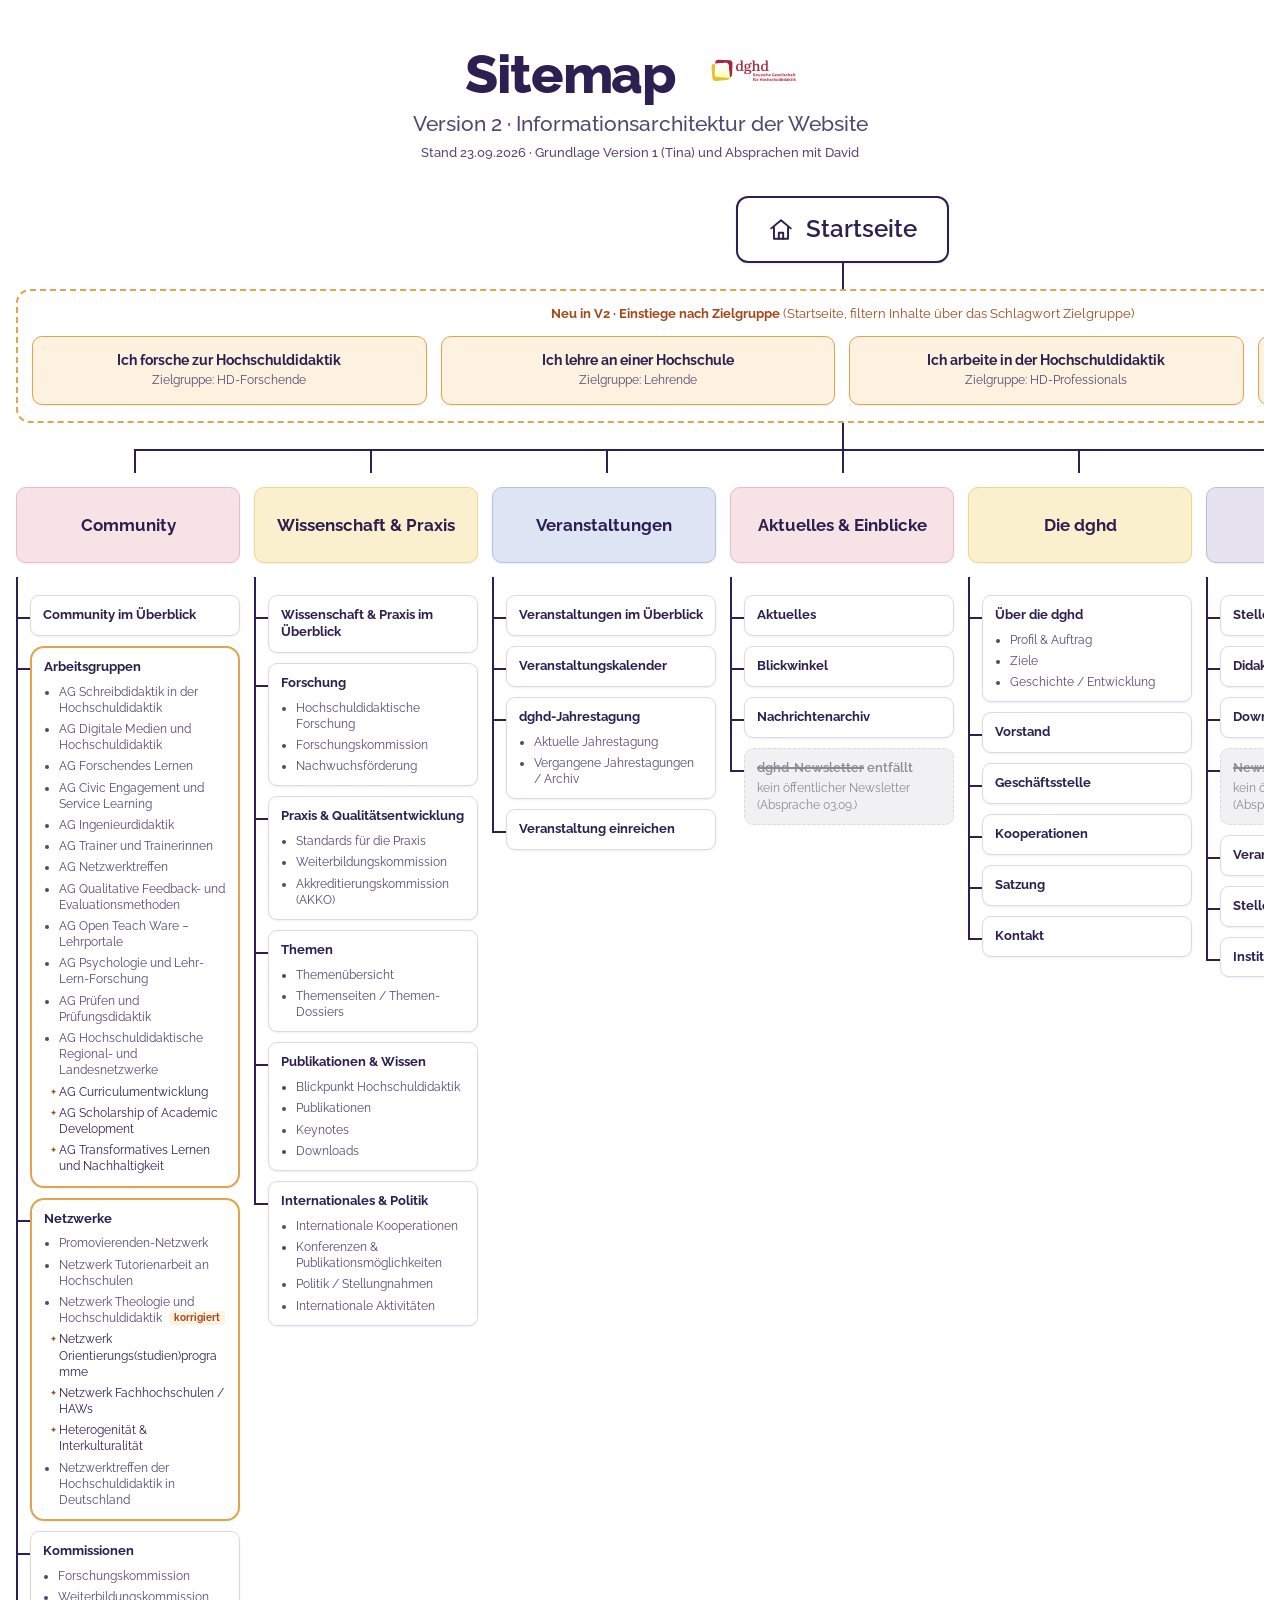
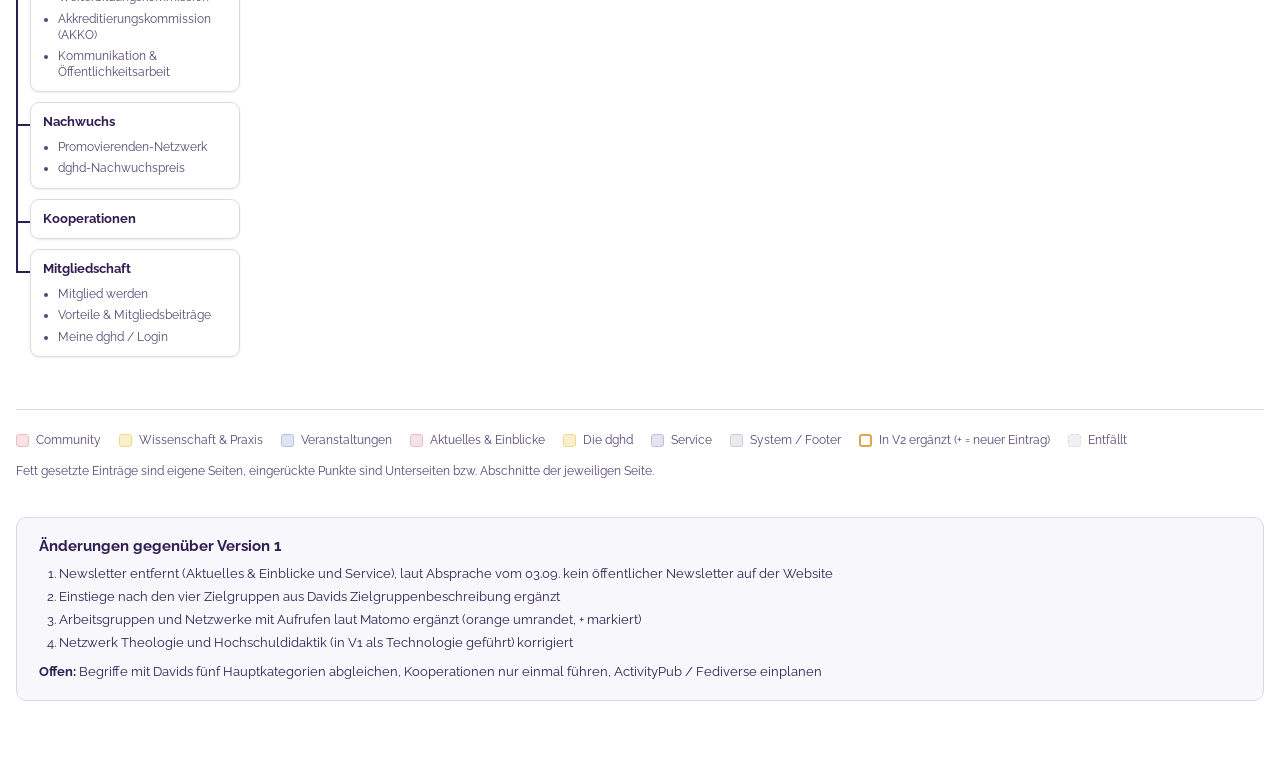
<file: sitemap.html>
<!doctype html>
<html lang="de">
<head>
<meta charset="utf-8">
<meta name="viewport" content="width=device-width,initial-scale=1">
<title>Sitemap dghd – Version 2</title>
<meta name="description" content="Sitemap der dghd: Informationsarchitektur der Website mit allen Bereichen, Unterseiten und Footer-Einträgen.">
<meta name="robots" content="noindex">
<link rel="icon" href="./Assets/favicon_dghd.svg">
<link rel="preconnect" href="https://fonts.googleapis.com">
<link rel="preconnect" href="https://fonts.gstatic.com" crossorigin>
<link href="https://fonts.googleapis.com/css2?family=Raleway:wght@400;500;600;700;800&display=swap" rel="stylesheet">
<link rel="stylesheet" href="./css/tokens.css">
<style>
:root{
  --ink:var(--color-secondary,#2e1f52);
  --ink-soft:#544672;
  --accent:var(--color-primary,#b7394a);
  --line:#2e1f52;
  --card-border:#ded8e6;
  --shadow:0 1px 2px rgba(46,31,82,.08);

  --c-community:#f7e3e6;
  --c-community-bd:#e9bcc3;
  --c-wissenschaft:#fbf0cd;
  --c-wissenschaft-bd:#eed88a;
  --c-veranstaltungen:#dde5f4;
  --c-veranstaltungen-bd:#b2c2e2;
  --c-aktuelles:#f7e3e6;
  --c-aktuelles-bd:#e9bcc3;
  --c-dghd:#fbf0cd;
  --c-dghd-bd:#eed88a;
  --c-service:#e6e2f0;
  --c-service-bd:#c4bcda;
  --c-system:#ebeaee;
  --c-system-bd:#cfccd6;

  /* Aenderungen in V2 */
  --c-change:#e0a54c;
  --c-change-ink:#a4481a;
  --c-audience:#fdf2df;
  --c-removed:#f1f0f2;
  --c-removed-ink:#8d8898;
}
*,*::before,*::after{box-sizing:border-box}
html{-webkit-text-size-adjust:100%}
body{
  margin:0;
  padding:40px 16px 72px;
  background:var(--color-white,#fff);
  color:var(--ink);
  font-family:var(--font,"Raleway","Segoe UI",sans-serif);
  font-size:14px;
  line-height:1.45;
}
.wrap{max-width:1700px;margin:0 auto}

/* Mindestbreite einer Spalte, damit auch lange Komposita in eine Zeile passen
   ("Akkreditierungskommission", "Veranstaltungskalender").
   Wird der Platz knapp, scrollt der Baum waagerecht statt umzubrechen. */
.tree{--col-min:224px;--col-gap:14px;overflow-x:auto;padding-bottom:4px}
.tree > *{min-width:calc(7 * var(--col-min) + 6 * var(--col-gap))}

/* ---------- Kopf ---------- */
.page-head{margin:0 0 34px;text-align:center}
.page-head__brand{display:inline-block;vertical-align:baseline}
.page-head__brand img{display:block;width:auto;height:1.15em;margin-bottom:-.16em}
.page-head h1{
  margin:0;
  display:flex;flex-wrap:wrap;align-items:baseline;justify-content:center;gap:.28em;
  font-size:clamp(34px,6vw,54px);
  font-weight:800;
  letter-spacing:-.025em;
  line-height:1.05;
}
.page-head p{
  margin:6px 0 0;
  font-size:clamp(15px,2.4vw,21px);
  font-weight:500;
  color:var(--ink-soft);
}
.page-head p.page-head__meta{margin-top:4px;font-size:13px;font-weight:500}

/* ---------- Startseite ---------- */
.root{display:flex;justify-content:center}
.root__node{
  display:inline-flex;align-items:center;gap:12px;
  padding:14px 30px;
  border:2px solid var(--line);
  border-radius:12px;
  background:#fff;
  font-size:clamp(18px,2.6vw,24px);
  font-weight:600;
  box-shadow:var(--shadow);
}
.root__node svg{flex:none;width:26px;height:26px;stroke:var(--line);fill:none;stroke-width:1.8;stroke-linecap:round;stroke-linejoin:round}

/* ---------- Verbinder ---------- */
.trunk{height:26px;position:relative}
.trunk::before{content:"";position:absolute;left:50%;top:0;bottom:0;border-left:2px solid var(--line)}
.connectors{display:grid;grid-template-columns:repeat(7,1fr);height:24px}
.connectors i{position:relative;display:block}
.connectors i::before{content:"";position:absolute;top:0;left:0;right:0;border-top:2px solid var(--line)}
.connectors i:first-child::before{left:50%}
.connectors i:last-child::before{right:50%}
.connectors i::after{content:"";position:absolute;top:0;bottom:0;left:50%;border-left:2px solid var(--line)}

/* ---------- Spalten ---------- */
.columns{display:grid;grid-template-columns:repeat(7,minmax(var(--col-min),1fr));gap:0 var(--col-gap);align-items:start}
.col{min-width:0}
.col__head{
  border:1px solid var(--card-border);
  border-radius:10px;
  padding:16px 12px;
  text-align:center;
  font-size:clamp(13px,1.35vw,17px);
  font-weight:700;
  line-height:1.2;
  min-height:76px;
  display:flex;align-items:center;justify-content:center;
  box-shadow:var(--shadow);
}
.col--community .col__head{background:var(--c-community);border-color:var(--c-community-bd)}
.col--wissenschaft .col__head{background:var(--c-wissenschaft);border-color:var(--c-wissenschaft-bd)}
.col--veranstaltungen .col__head{background:var(--c-veranstaltungen);border-color:var(--c-veranstaltungen-bd)}
.col--aktuelles .col__head{background:var(--c-aktuelles);border-color:var(--c-aktuelles-bd)}
.col--dghd .col__head{background:var(--c-dghd);border-color:var(--c-dghd-bd)}
.col--service .col__head{background:var(--c-service);border-color:var(--c-service-bd)}
.col--system .col__head{background:var(--c-system);border-color:var(--c-system-bd)}

/* Stamm der Spalte: senkrechte Linie links, an der die Karten haengen */
.col__items{position:relative;margin:0;padding:18px 0 0 14px;list-style:none}
/* Stammstueck zwischen Spaltenkopf und erster Karte */
.col__items::before{content:"";position:absolute;left:0;top:0;height:18px;border-left:2px solid var(--line)}
.col__items > li{position:relative;margin:0 0 10px}
/* Waagerechter Abzweig zur Karte */
.col__items > li::before{content:"";position:absolute;left:-14px;top:22px;width:14px;border-top:2px solid var(--line)}
/* Stamm laeuft durch die Karte und den Abstand zur naechsten */
.col__items > li::after{content:"";position:absolute;left:-14px;top:0;bottom:-10px;border-left:2px solid var(--line)}
/* Bei der letzten Karte endet der Stamm am waagerechten Abzweig */
.col__items > li:last-child::after{bottom:auto;height:24px}
.col__items > li:last-child{margin-bottom:0}

.card{
  border:1px solid var(--card-border);
  border-radius:9px;
  background:#fff;
  padding:11px 12px;
  box-shadow:var(--shadow);
}
.card > b{display:block;font-size:13px;font-weight:700;line-height:1.3;hyphens:auto;overflow-wrap:break-word}
.card > b a{color:inherit;text-decoration:none}
.card > b a:hover,.card > b a:focus-visible{text-decoration:underline}
.card ul{margin:8px 0 0;padding-left:15px;list-style:disc}
.card ul li{margin:0 0 5px;font-size:12px;color:var(--ink-soft);line-height:1.35;hyphens:auto;overflow-wrap:break-word}
.card ul li:last-child{margin-bottom:0}

/* Karte mit Ergaenzungen in V2: orange umrandet */
.card--changed{border:2px solid var(--c-change);border-radius:14px}
/* Neuer Eintrag: "+" statt Punkt */
.card ul li.is-new{list-style-type:"+ ";color:var(--ink)}
.card ul li.is-new::marker{color:var(--c-change-ink);font-weight:700}
.tag{
  display:inline-block;margin-left:4px;padding:0 5px;
  border-radius:4px;background:var(--c-audience);
  font-size:10px;font-weight:700;color:var(--c-change-ink);
  vertical-align:1px;white-space:nowrap;
}
/* Entfallene Seite */
.card--removed{background:var(--c-removed);border-style:dashed;box-shadow:none;color:var(--c-removed-ink)}
.card--removed > b{font-weight:600}
.card--removed del{text-decoration-thickness:1.5px}
.card--removed small{display:block;margin-top:4px;font-size:12px;line-height:1.35}

/* ---------- Einstiege nach Zielgruppe (neu in V2) ---------- */
.audiences{
  border:2px dashed var(--c-change);
  border-radius:14px;
  padding:14px 14px 16px;
}
.audiences__label{margin:0 0 12px;text-align:center;font-size:13px;color:var(--c-change-ink)}
.audiences__label b{font-weight:700}
.audiences__grid{display:grid;grid-template-columns:repeat(4,minmax(0,1fr));gap:14px;margin:0;padding:0;list-style:none}
.audience{
  background:var(--c-audience);
  border:1px solid var(--c-change);
  border-radius:10px;
  padding:14px 12px;
  text-align:center;
  box-shadow:var(--shadow);
}
.audience b{display:block;font-size:14px;font-weight:700;line-height:1.3}
.audience span{display:block;margin-top:3px;font-size:12px;color:var(--ink-soft)}

/* ---------- Legende ---------- */
.legend{
  margin:48px 0 0;
  padding-top:22px;
  border-top:1px solid var(--card-border);
  display:flex;flex-wrap:wrap;gap:10px 18px;
  font-size:12px;color:var(--ink-soft);
}
.legend span{display:inline-flex;align-items:center;gap:7px}
.legend b{width:13px;height:13px;border-radius:3px;border:1px solid var(--card-border);display:inline-block}
.footnote{margin:14px 0 0;font-size:12px;color:var(--ink-soft)}

/* ---------- Aenderungen gegenueber V1 ---------- */
.changes{
  margin:36px 0 0;
  padding:18px 22px;
  border:1px solid var(--card-border);
  border-radius:10px;
  background:#f8f7fb;
  font-size:13px;
}
.changes h2{margin:0 0 8px;font-size:15px;font-weight:700}
.changes ol{margin:0;padding-left:20px}
.changes li{margin:0 0 4px}
.changes p{margin:10px 0 0}

/* ---------- Responsive ---------- */
@media (max-width:1100px){
  .tree{overflow-x:visible}
  .tree > *{min-width:0}
  .connectors{display:none}
  .trunk{height:22px}
  .columns{grid-template-columns:repeat(2,minmax(0,1fr));gap:28px 20px}
  .col__head{min-height:0;padding:13px 12px;font-size:16px}
  .audiences__grid{grid-template-columns:repeat(2,minmax(0,1fr))}
}
@media (max-width:640px){
  body{padding:28px 14px 56px}
  .columns{grid-template-columns:minmax(0,1fr);gap:24px}
  .audiences__grid{grid-template-columns:minmax(0,1fr)}
  .root__node{padding:12px 20px}
}
@media print{
  body{padding:0;font-size:11px}
  .tree{--col-min:0;overflow-x:visible}
  .tree > *{min-width:0}
  .card,.col__head,.root__node{box-shadow:none}
  .columns{gap:0 8px}
}
</style>
</head>
<body>
<div class="wrap">

  <header class="page-head">
    <h1>
      Sitemap
      <a class="page-head__brand" href="./index.html"><img src="./Assets/dghd2026_bildmarke.svg" alt="dghd – Deutsche Gesellschaft für Hochschuldidaktik" width="132" height="66"></a>
    </h1>
    <p>Version 2 · Informationsarchitektur der Website</p>
    <p class="page-head__meta">Stand 23.09.2026 · Grundlage Version 1 (Tina) und Absprachen mit David</p>
  </header>

  <div class="tree">
  <div class="root">
    <div class="root__node">
      <svg viewBox="0 0 24 24" aria-hidden="true"><path d="M3 10.5 12 3l9 7.5"/><path d="M5.5 9.5V20h13V9.5"/><path d="M10 20v-5.5h4V20"/></svg>
      <span>Startseite</span>
    </div>
  </div>

  <div class="trunk" aria-hidden="true"></div>
  <section class="audiences" aria-labelledby="c-audiences">
    <p class="audiences__label" id="c-audiences"><b>Neu in V2 · Einstiege nach Zielgruppe</b> (Startseite, filtern Inhalte über das Schlagwort Zielgruppe)</p>
    <ul class="audiences__grid">
      <li class="audience"><b>Ich forsche zur Hochschuldidaktik</b><span>Zielgruppe: HD-Forschende</span></li>
      <li class="audience"><b>Ich lehre an einer Hochschule</b><span>Zielgruppe: Lehrende</span></li>
      <li class="audience"><b>Ich arbeite in der Hochschuldidaktik</b><span>Zielgruppe: HD-Professionals</span></li>
      <li class="audience"><b>Ich leite eine HD-Einrichtung</b><span>Zielgruppe: Management von HD-Einrichtungen</span></li>
    </ul>
  </section>
  <div class="trunk" aria-hidden="true"></div>
  <div class="connectors" aria-hidden="true"><i></i><i></i><i></i><i></i><i></i><i></i><i></i></div>

  <main class="columns">

    <!-- 1 Community -->
    <section class="col col--community" aria-labelledby="c-community">
      <h2 class="col__head" id="c-community">Community</h2>
      <ul class="col__items">
        <li><div class="card"><b>Community im Überblick</b></div></li>
        <li><div class="card card--changed">
          <b>Arbeitsgruppen</b>
          <ul>
            <li>AG Schreibdidaktik in der Hochschuldidaktik</li>
            <li>AG Digitale Medien und Hochschuldidaktik</li>
            <li>AG Forschendes Lernen</li>
            <li>AG Civic Engagement und Service Learning</li>
            <li>AG Ingenieurdidaktik</li>
            <li>AG Trainer und Trainerinnen</li>
            <li>AG Netzwerktreffen</li>
            <li>AG Qualitative Feedback- und Evaluationsmethoden</li>
            <li>AG Open Teach Ware – Lehrportale</li>
            <li>AG Psychologie und Lehr-Lern-Forschung</li>
            <li>AG Prüfen und Prüfungsdidaktik</li>
            <li>AG Hochschuldidaktische Regional- und Landesnetzwerke</li>
            <li class="is-new">AG Curriculumentwicklung</li>
            <li class="is-new">AG Scholarship of Academic Development</li>
            <li class="is-new">AG Transformatives Lernen und Nachhaltigkeit</li>
          </ul>
        </div></li>
        <li><div class="card card--changed">
          <b>Netzwerke</b>
          <ul>
            <li>Promovierenden-Netzwerk</li>
            <li>Netzwerk Tutorienarbeit an Hochschulen</li>
            <li>Netzwerk Theologie und Hochschuldidaktik <span class="tag">korrigiert</span></li>
            <li class="is-new">Netzwerk Orientierungs(studien)programme</li>
            <li class="is-new">Netzwerk Fachhochschulen / HAWs</li>
            <li class="is-new">Heterogenität &amp; Interkulturalität</li>
            <li>Netzwerktreffen der Hochschuldidaktik in Deutschland</li>
          </ul>
        </div></li>
        <li><div class="card">
          <b>Kommissionen</b>
          <ul>
            <li>Forschungskommission</li>
            <li>Weiterbildungskommission</li>
            <li>Akkreditierungskommission (AKKO)</li>
            <li>Kommunikation &amp; Öffentlichkeitsarbeit</li>
          </ul>
        </div></li>
        <li><div class="card">
          <b>Nachwuchs</b>
          <ul>
            <li>Promovierenden-Netzwerk</li>
            <li>dghd-Nachwuchspreis</li>
          </ul>
        </div></li>
        <li><div class="card"><b>Kooperationen</b></div></li>
        <li><div class="card">
          <b>Mitgliedschaft</b>
          <ul>
            <li>Mitglied werden</li>
            <li>Vorteile &amp; Mitgliedsbeiträge</li>
            <li>Meine dghd / Login</li>
          </ul>
        </div></li>
      </ul>
    </section>

    <!-- 2 Wissenschaft & Praxis -->
    <section class="col col--wissenschaft" aria-labelledby="c-wissenschaft">
      <h2 class="col__head" id="c-wissenschaft">Wissenschaft &amp; Praxis</h2>
      <ul class="col__items">
        <li><div class="card"><b>Wissenschaft &amp; Praxis im Überblick</b></div></li>
        <li><div class="card">
          <b>Forschung</b>
          <ul>
            <li>Hochschuldidaktische Forschung</li>
            <li>Forschungskommission</li>
            <li>Nachwuchsförderung</li>
          </ul>
        </div></li>
        <li><div class="card">
          <b>Praxis &amp; Qualitätsentwicklung</b>
          <ul>
            <li>Standards für die Praxis</li>
            <li>Weiterbildungskommission</li>
            <li>Akkreditierungskommission (AKKO)</li>
          </ul>
        </div></li>
        <li><div class="card">
          <b>Themen</b>
          <ul>
            <li>Themenübersicht</li>
            <li>Themenseiten / Themen-Dossiers</li>
          </ul>
        </div></li>
        <li><div class="card">
          <b>Publikationen &amp; Wissen</b>
          <ul>
            <li>Blickpunkt Hochschuldidaktik</li>
            <li>Publikationen</li>
            <li>Keynotes</li>
            <li>Downloads</li>
          </ul>
        </div></li>
        <li><div class="card">
          <b>Internationales &amp; Politik</b>
          <ul>
            <li>Internationale Kooperationen</li>
            <li>Konferenzen &amp; Publikationsmöglichkeiten</li>
            <li>Politik / Stellungnahmen</li>
            <li>Internationale Aktivitäten</li>
          </ul>
        </div></li>
      </ul>
    </section>

    <!-- 3 Veranstaltungen -->
    <section class="col col--veranstaltungen" aria-labelledby="c-veranstaltungen">
      <h2 class="col__head" id="c-veranstaltungen">Veranstaltungen</h2>
      <ul class="col__items">
        <li><div class="card"><b>Veranstaltungen im Überblick</b></div></li>
        <li><div class="card"><b>Veranstaltungskalender</b></div></li>
        <li><div class="card">
          <b>dghd-Jahrestagung</b>
          <ul>
            <li>Aktuelle Jahrestagung</li>
            <li>Vergangene Jahrestagungen / Archiv</li>
          </ul>
        </div></li>
        <li><div class="card"><b>Veranstaltung einreichen</b></div></li>
      </ul>
    </section>

    <!-- 4 Aktuelles & Einblicke -->
    <section class="col col--aktuelles" aria-labelledby="c-aktuelles">
      <h2 class="col__head" id="c-aktuelles">Aktuelles &amp; Einblicke</h2>
      <ul class="col__items">
        <li><div class="card"><b>Aktuelles</b></div></li>
        <li><div class="card"><b>Blickwinkel</b></div></li>
        <li><div class="card"><b>Nachrichtenarchiv</b></div></li>
        <li><div class="card card--removed"><b><del>dghd-Newsletter</del> entfällt</b><small>kein öffentlicher Newsletter (Absprache 03.09.)</small></div></li>
      </ul>
    </section>

    <!-- 5 Die dghd -->
    <section class="col col--dghd" aria-labelledby="c-dghd">
      <h2 class="col__head" id="c-dghd">Die dghd</h2>
      <ul class="col__items">
        <li><div class="card">
          <b>Über die dghd</b>
          <ul>
            <li>Profil &amp; Auftrag</li>
            <li>Ziele</li>
            <li>Geschichte / Entwicklung</li>
          </ul>
        </div></li>
        <li><div class="card"><b>Vorstand</b></div></li>
        <li><div class="card"><b>Geschäftsstelle</b></div></li>
        <li><div class="card"><b>Kooperationen</b></div></li>
        <li><div class="card"><b>Satzung</b></div></li>
        <li><div class="card"><b>Kontakt</b></div></li>
      </ul>
    </section>

    <!-- 6 Service -->
    <section class="col col--service" aria-labelledby="c-service">
      <h2 class="col__head" id="c-service">Service</h2>
      <ul class="col__items">
        <li><div class="card"><b>Stellenbörse</b></div></li>
        <li><div class="card"><b>Didaktik-Landkarte</b></div></li>
        <li><div class="card"><b>Downloads</b></div></li>
        <li><div class="card card--removed"><b><del>Newsletter</del> entfällt</b><small>kein öffentlicher Newsletter (Absprache 03.09.)</small></div></li>
        <li><div class="card"><b>Veranstaltung einreichen</b></div></li>
        <li><div class="card"><b>Stellenangebot einreichen</b></div></li>
        <li><div class="card"><b>Institution eintragen</b></div></li>
      </ul>
    </section>

    <!-- 7 System / Footer -->
    <section class="col col--system" aria-labelledby="c-system">
      <h2 class="col__head" id="c-system">System / Footer</h2>
      <ul class="col__items">
        <li><div class="card"><b>Suche</b></div></li>
        <li><div class="card"><b>Login / Meine dghd</b></div></li>
        <li><div class="card"><b>Kontakt</b></div></li>
        <li><div class="card"><b>Impressum</b></div></li>
        <li><div class="card"><b>Datenschutz</b></div></li>
        <li><div class="card"><b>Barrierefreiheit</b></div></li>
        <li><div class="card"><b>Cookie-Einstellungen</b></div></li>
      </ul>
    </section>

  </main>
  </div>

  <div class="legend">
    <span><b style="background:#f7e3e6;border-color:#e9bcc3"></b> Community</span>
    <span><b style="background:#fbf0cd;border-color:#eed88a"></b> Wissenschaft &amp; Praxis</span>
    <span><b style="background:#dde5f4;border-color:#b2c2e2"></b> Veranstaltungen</span>
    <span><b style="background:#f7e3e6;border-color:#e9bcc3"></b> Aktuelles &amp; Einblicke</span>
    <span><b style="background:#fbf0cd;border-color:#eed88a"></b> Die dghd</span>
    <span><b style="background:#e6e2f0;border-color:#c4bcda"></b> Service</span>
    <span><b style="background:#ebeaee;border-color:#cfccd6"></b> System / Footer</span>
    <span><b style="background:#fff;border:2px solid #e0a54c"></b> In V2 ergänzt (+ = neuer Eintrag)</span>
    <span><b style="background:#f1f0f2;border-style:dashed"></b> Entfällt</span>
  </div>
  <p class="footnote">Fett gesetzte Einträge sind eigene Seiten, eingerückte Punkte sind Unterseiten bzw. Abschnitte der jeweiligen Seite.</p>

  <section class="changes" aria-labelledby="c-changes">
    <h2 id="c-changes">Änderungen gegenüber Version 1</h2>
    <ol>
      <li>Newsletter entfernt (Aktuelles &amp; Einblicke und Service), laut Absprache vom 03.09. kein öffentlicher Newsletter auf der Website</li>
      <li>Einstiege nach den vier Zielgruppen aus Davids Zielgruppenbeschreibung ergänzt</li>
      <li>Arbeitsgruppen und Netzwerke mit Aufrufen laut Matomo ergänzt (orange umrandet, + markiert)</li>
      <li>Netzwerk Theologie und Hochschuldidaktik (in V1 als Technologie geführt) korrigiert</li>
    </ol>
    <p><b>Offen:</b> Begriffe mit Davids fünf Hauptkategorien abgleichen, Kooperationen nur einmal führen, ActivityPub / Fediverse einplanen</p>
  </section>

</div>
</body>
</html>
</file>
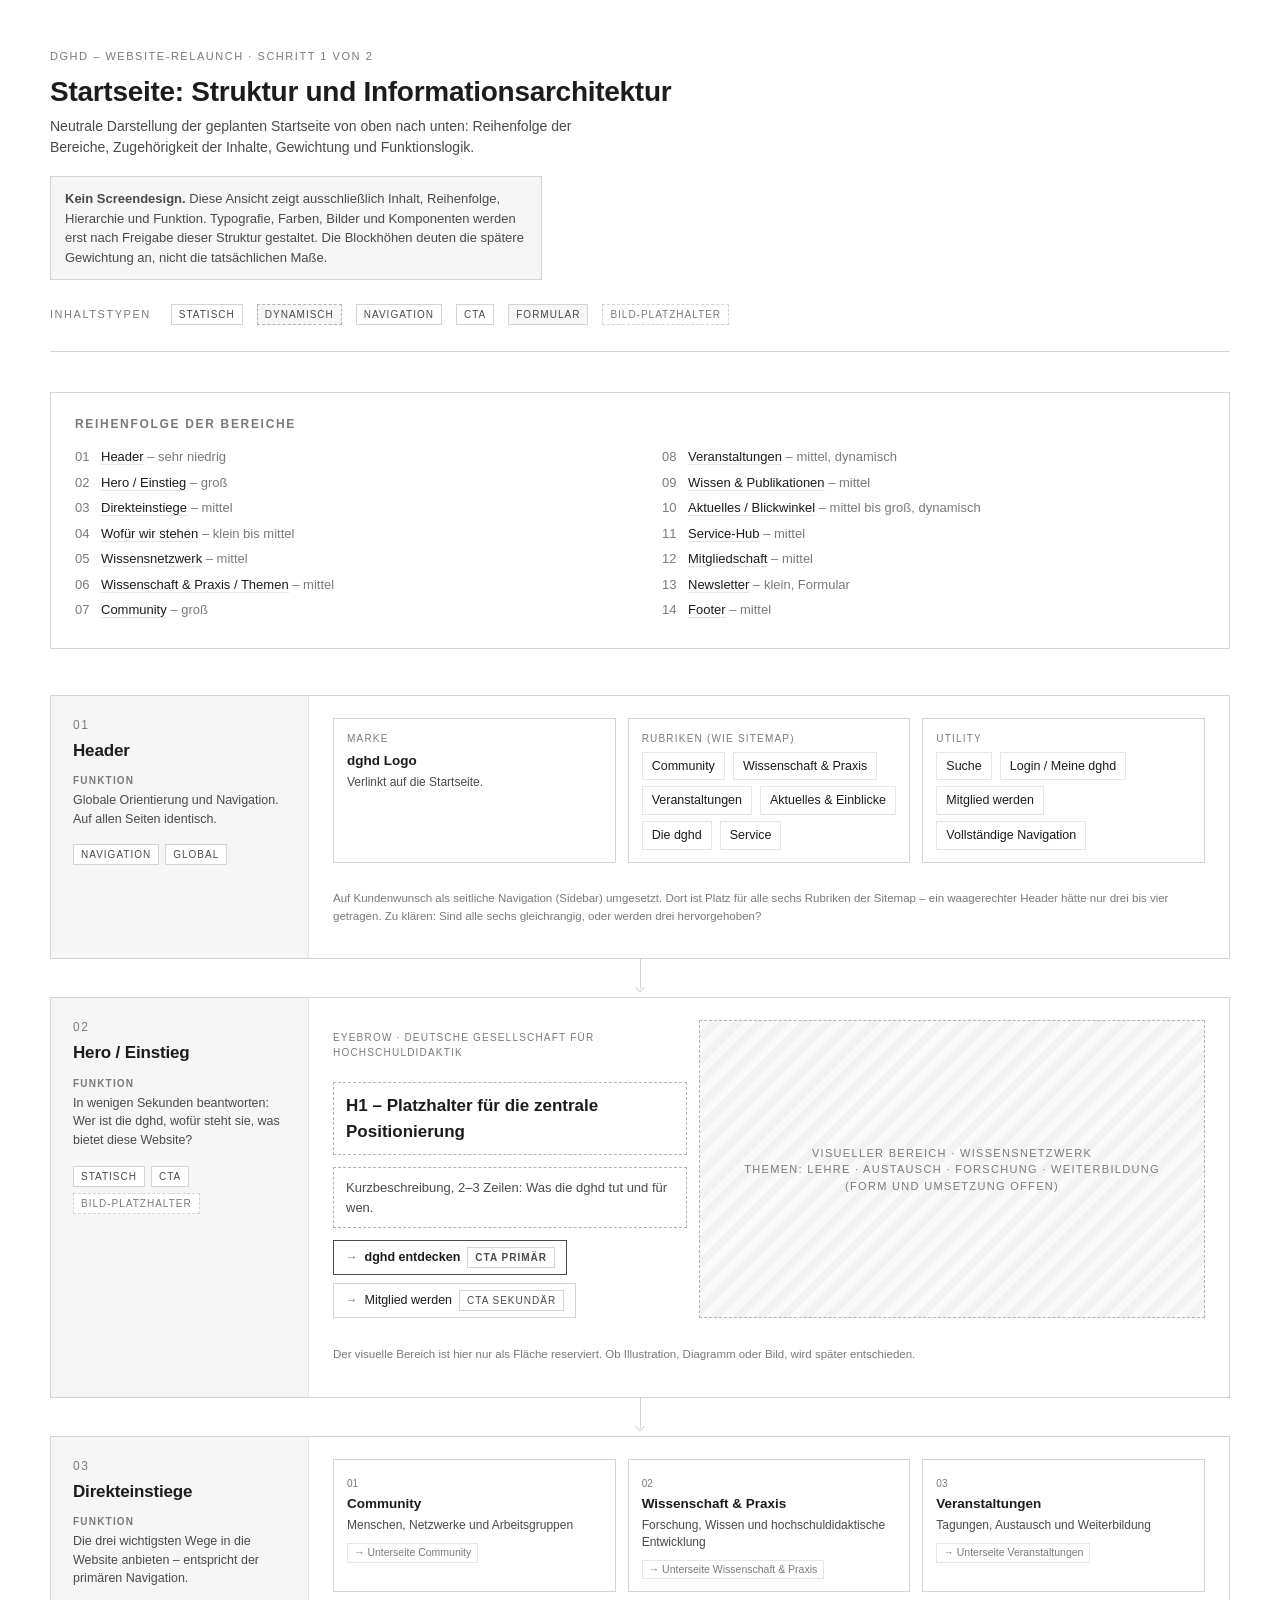
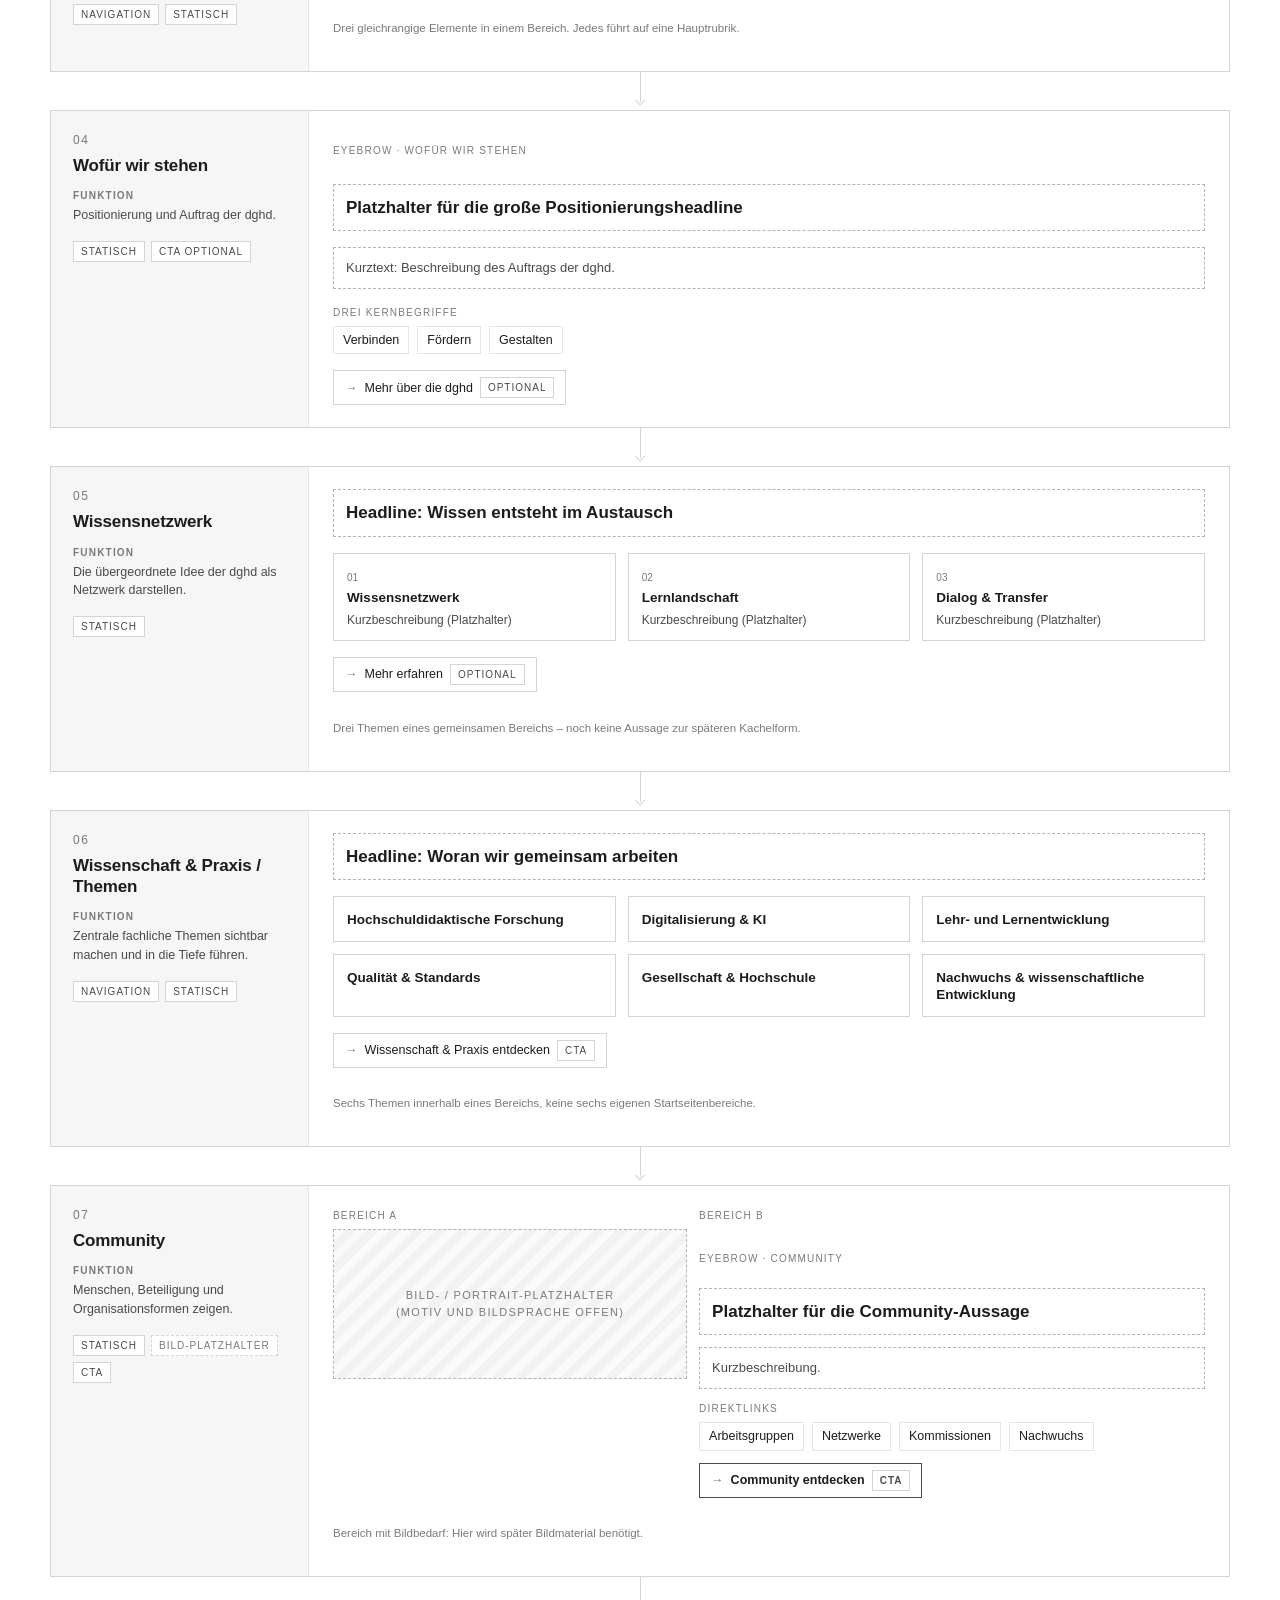
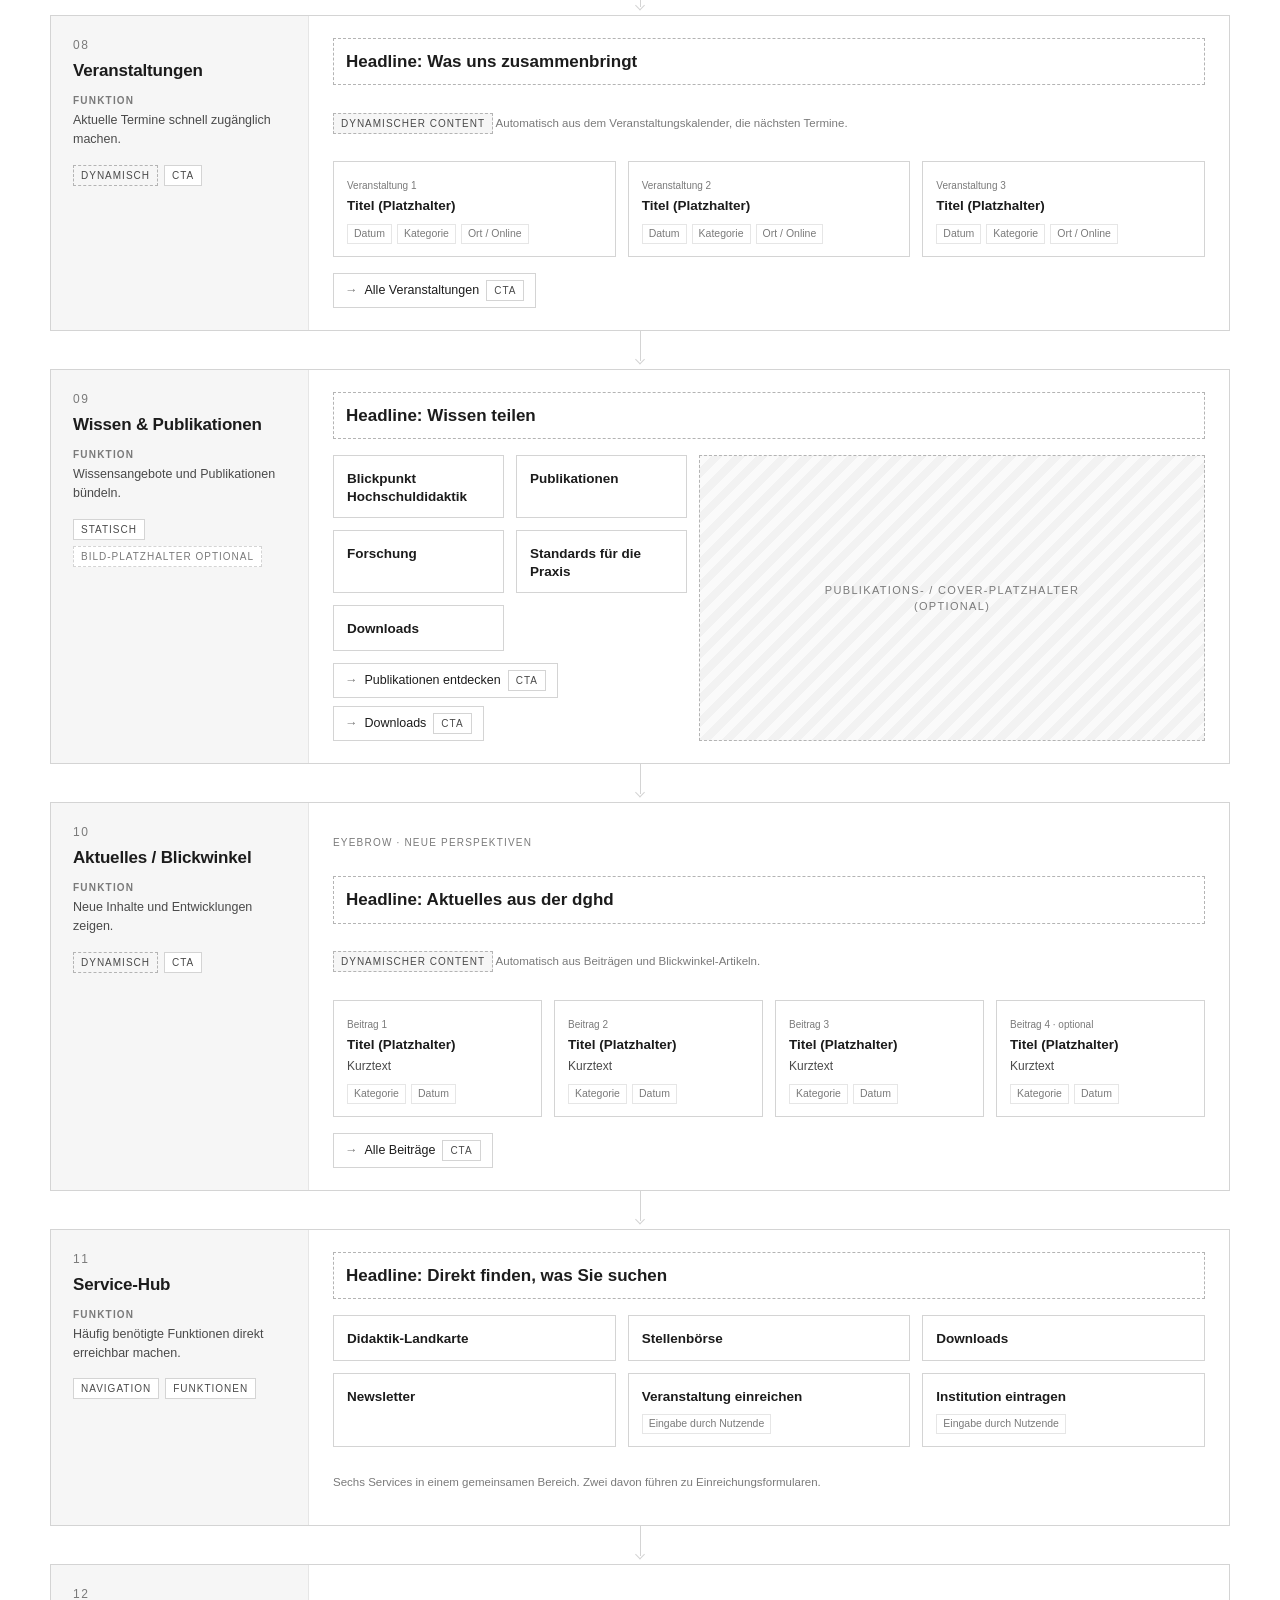
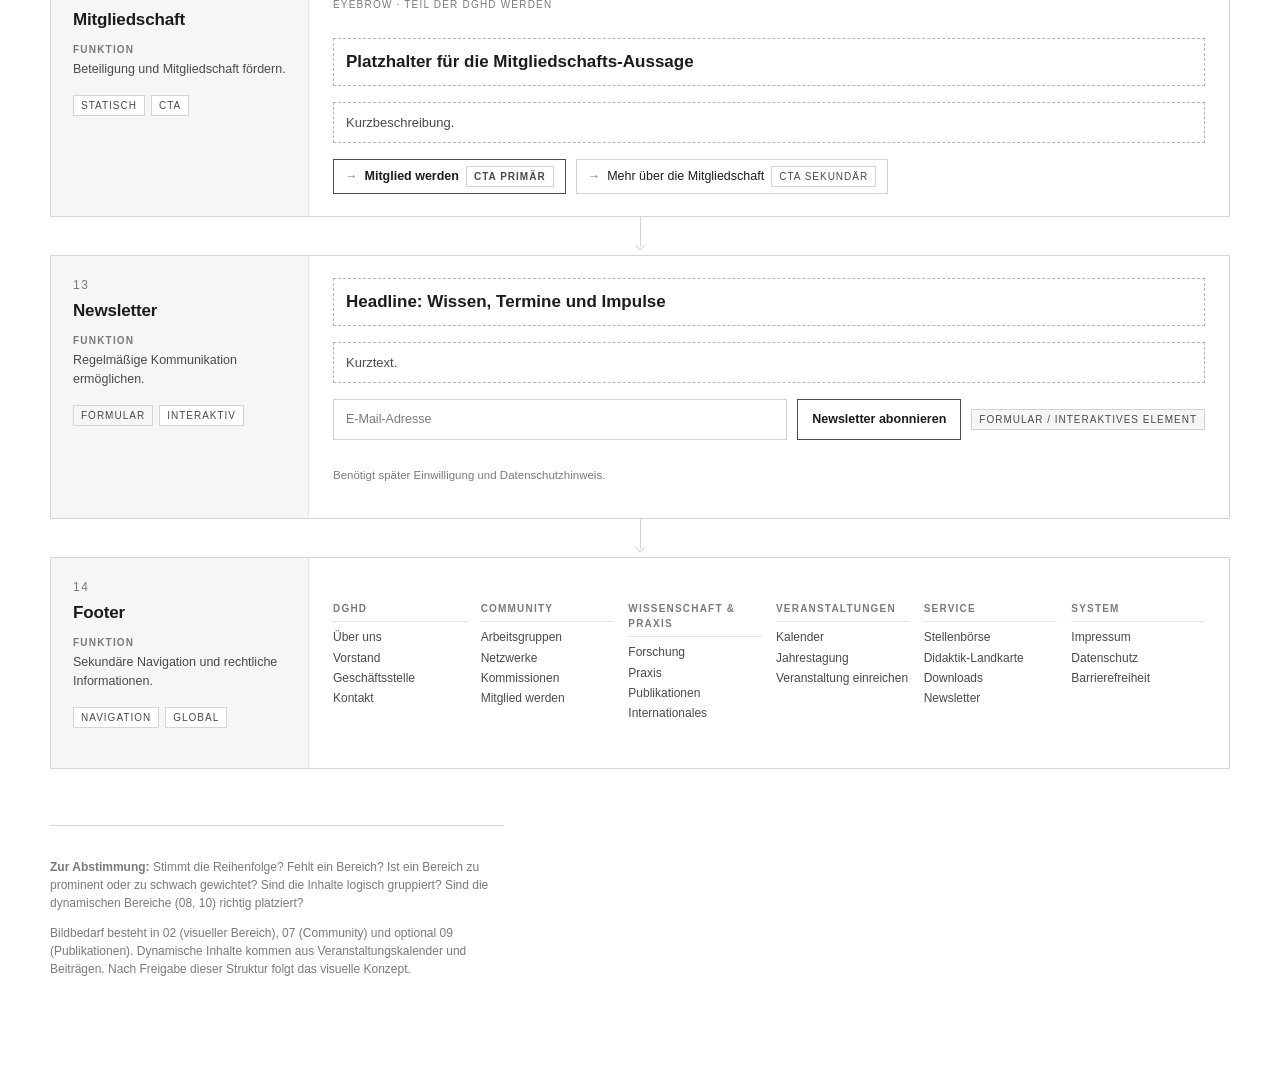
<file: startseite-struktur.html>
<!doctype html>
<html lang="de">
<head>
<meta charset="utf-8">
<meta name="viewport" content="width=device-width,initial-scale=1">
<title>Startseite – Struktur &amp; Informationsarchitektur (Wireframe)</title>
<meta name="description" content="Neutrale Strukturübersicht der geplanten dghd-Startseite: Reihenfolge, Hierarchie und Gewichtung der Sections. Kein Screendesign.">
<meta name="robots" content="noindex">
<style>
/* ============================================================
   Neutrale Strukturdarstellung – bewusst KEIN Designentwurf.
   Nur Graustufen, dünne Linien, keine Marken-Assets.
   ============================================================ */
:root{
  --ink:#1c1c1c;
  --ink-2:#4a4a4a;
  --ink-3:#7a7a7a;
  --line:#d4d4d4;
  --line-2:#e6e6e6;
  --fill:#f6f6f6;
  --dash:#b4b4b4;
  --max:1180px;
}
*,*::before,*::after{box-sizing:border-box}
html{-webkit-text-size-adjust:100%}
body{
  margin:0;
  padding:48px 20px 96px;
  background:#fff;
  color:var(--ink);
  font-family:"Helvetica Neue",Arial,"Segoe UI",sans-serif;
  font-size:14px;
  line-height:1.5;
}
.wrap{max-width:var(--max);margin:0 auto}

/* ---------- Kopf ---------- */
.doc-head{border-bottom:1px solid var(--line);padding-bottom:26px;margin-bottom:40px}
.doc-head .kicker{margin:0;font-size:11px;letter-spacing:.14em;text-transform:uppercase;color:var(--ink-3)}
.doc-head h1{margin:10px 0 0;font-size:28px;font-weight:700;letter-spacing:-.01em;line-height:1.2}
.doc-head .sub{margin:8px 0 0;max-width:68ch;color:var(--ink-2)}
.doc-head .note{margin:18px 0 0;padding:12px 14px;border:1px solid var(--line);background:var(--fill);max-width:68ch;font-size:13px;color:var(--ink-2)}

/* ---------- Legende ---------- */
.legend{display:flex;flex-wrap:wrap;gap:10px 14px;margin:24px 0 0;align-items:center}
.legend p{margin:0 6px 0 0;font-size:11px;letter-spacing:.14em;text-transform:uppercase;color:var(--ink-3)}

/* ---------- Inhaltstyp-Labels ---------- */
.tag{
  display:inline-block;
  padding:2px 7px;
  border:1px solid var(--line);
  background:#fff;
  font-size:10px;
  letter-spacing:.1em;
  text-transform:uppercase;
  color:var(--ink-2);
  white-space:nowrap;
}
.tag--dyn{background:var(--fill);border-color:var(--dash);border-style:dashed}
.tag--form{background:var(--fill)}
.tag--img{border-style:dashed;color:var(--ink-3)}

/* ---------- Gesamtueberblick ---------- */
.toc{border:1px solid var(--line);padding:22px 24px;margin:0 0 46px;background:#fff}
.toc h2{margin:0 0 14px;font-size:12px;letter-spacing:.14em;text-transform:uppercase;color:var(--ink-3);font-weight:600}
.toc ol{margin:0;padding:0;list-style:none;columns:2;column-gap:44px}
.toc li{margin:0 0 6px;break-inside:avoid;font-size:13px}
.toc li a{color:var(--ink);text-decoration:none;border-bottom:1px solid var(--line-2)}
.toc li a:hover,.toc li a:focus-visible{border-bottom-color:var(--ink)}
.toc li span{display:inline-block;width:26px;color:var(--ink-3);font-variant-numeric:tabular-nums}
.toc li em{font-style:normal;color:var(--ink-3)}

/* ---------- Section-Bloecke ---------- */
.flow{margin:0;padding:0}
.arrow{
  display:block;height:38px;position:relative;
}
.arrow::before{content:"";position:absolute;left:50%;top:0;bottom:8px;border-left:1px solid var(--line)}
.arrow::after{
  content:"";position:absolute;left:50%;bottom:6px;width:7px;height:7px;
  border-right:1px solid var(--line);border-bottom:1px solid var(--line);
  transform:translateX(-50%) rotate(45deg);
}

.block{border:1px solid var(--line);background:#fff;display:grid;grid-template-columns:258px 1fr}
.block__meta{border-right:1px solid var(--line-2);padding:20px 22px;background:var(--fill)}
.block__num{display:block;font-size:12px;letter-spacing:.14em;color:var(--ink-3);font-variant-numeric:tabular-nums}
.block__meta h2{margin:6px 0 0;font-size:17px;font-weight:700;line-height:1.25;letter-spacing:-.01em}
.block__fn{margin:12px 0 0;font-size:12.5px;color:var(--ink-2)}
.block__fn b{display:block;font-size:10px;letter-spacing:.12em;text-transform:uppercase;color:var(--ink-3);font-weight:600;margin-bottom:3px}
.block__tags{display:flex;flex-wrap:wrap;gap:6px;margin:16px 0 0}
.block__body{padding:22px 24px;display:flex;flex-direction:column;gap:16px;justify-content:center}

/* Gewichtung / spaetere Flaechenanteile */
.h-xs .block__body{min-height:64px}
.h-sm .block__body{min-height:130px}
.h-md .block__body{min-height:210px}
.h-lg .block__body{min-height:330px}

/* ---------- Inhaltsbausteine innerhalb einer Section ---------- */
.eyebrow{font-size:10px;letter-spacing:.12em;text-transform:uppercase;color:var(--ink-3)}
.lbl{font-size:10px;letter-spacing:.12em;text-transform:uppercase;color:var(--ink-3);display:block;margin-bottom:6px}

/* Platzhalter fuer Text, der spaeter geschrieben wird */
.ph{border:1px dashed var(--dash);padding:10px 12px;color:var(--ink-2);font-size:13px}
.ph--h{font-size:17px;font-weight:700;color:var(--ink)}
.ph--img{
  border:1px dashed var(--dash);background:
    repeating-linear-gradient(135deg,#fafafa 0 8px,#f2f2f2 8px 16px);
  display:flex;align-items:center;justify-content:center;
  min-height:150px;color:var(--ink-3);font-size:11px;letter-spacing:.12em;text-transform:uppercase;text-align:center;padding:12px;
}

/* Gruppen von gleichrangigen Elementen */
.row{display:grid;gap:12px}
.row--2{grid-template-columns:repeat(2,minmax(0,1fr))}
.row--3{grid-template-columns:repeat(3,minmax(0,1fr))}
.row--4{grid-template-columns:repeat(4,minmax(0,1fr))}
.row--6{grid-template-columns:repeat(3,minmax(0,1fr))}
.row--split{grid-template-columns:minmax(0,7fr) minmax(0,10fr);align-items:stretch}

.item{border:1px solid var(--line);padding:12px 13px;min-width:0}
.item__n{font-size:10px;color:var(--ink-3);font-variant-numeric:tabular-nums}
.item b{display:block;font-size:13.5px;font-weight:700;margin-top:2px;line-height:1.3}
.item p{margin:5px 0 0;font-size:12px;color:var(--ink-2);line-height:1.4}
.item .meta{display:flex;flex-wrap:wrap;gap:5px;margin-top:9px}
.item .meta span{border:1px solid var(--line-2);padding:1px 6px;font-size:10.5px;color:var(--ink-3)}

/* Einfache Aufzaehlung von Inhalten ohne eigene Kachelwirkung */
.list{margin:0;padding:0;list-style:none;display:flex;flex-wrap:wrap;gap:6px 8px}
.list li{border:1px solid var(--line-2);padding:4px 9px;font-size:12.5px;color:var(--ink)}
.list--plain li{border:0;padding:0}
.list--plain li::after{content:"·";margin-left:8px;color:var(--ink-3)}
.list--plain li:last-child::after{content:""}

/* Weiterfuehrende Links / CTAs */
.links{display:flex;flex-wrap:wrap;gap:8px 10px;align-items:center}
.link{display:inline-flex;align-items:center;gap:7px;border:1px solid var(--line);padding:6px 11px;font-size:12.5px}
.link::before{content:"→";color:var(--ink-3)}
.link--primary{border-color:var(--ink-2);font-weight:700}

/* Formular-Schema */
.form{display:flex;flex-wrap:wrap;gap:10px;align-items:center}
.form .field{flex:1 1 260px;border:1px solid var(--line);padding:10px 12px;color:var(--ink-3);font-size:12.5px;background:#fff}
.form .submit{border:1px solid var(--ink-2);padding:10px 14px;font-size:12.5px;font-weight:700}

/* Footer-Gruppen */
.cols{display:grid;grid-template-columns:repeat(6,minmax(0,1fr));gap:14px}
.cols section{min-width:0}
.cols h3{margin:0 0 7px;font-size:10px;letter-spacing:.12em;text-transform:uppercase;color:var(--ink-3);font-weight:600;border-bottom:1px solid var(--line-2);padding-bottom:5px}
.cols ul{margin:0;padding:0;list-style:none}
.cols li{font-size:12px;color:var(--ink-2);margin:0 0 4px;line-height:1.35}

.hint{font-size:11.5px;color:var(--ink-3)}

/* ---------- Fuss ---------- */
.doc-foot{margin:56px 0 0;padding-top:20px;border-top:1px solid var(--line);font-size:12px;color:var(--ink-3);max-width:68ch}

/* ---------- Responsive ---------- */
@media (max-width:940px){
  .block{grid-template-columns:1fr}
  .block__meta{border-right:0;border-bottom:1px solid var(--line-2)}
  .cols{grid-template-columns:repeat(3,minmax(0,1fr))}
  .row--split{grid-template-columns:minmax(0,1fr)}
  .row--6{grid-template-columns:repeat(2,minmax(0,1fr))}
  .toc ol{columns:1}
}
@media (max-width:620px){
  body{padding:32px 14px 64px}
  .row--3,.row--4,.row--6,.row--2{grid-template-columns:minmax(0,1fr)}
  .cols{grid-template-columns:repeat(2,minmax(0,1fr))}
  .h-lg .block__body,.h-md .block__body{min-height:0}
}
@media print{
  body{padding:0;font-size:11px}
  .block,.arrow{break-inside:avoid}
  .toc{break-after:page}
}
</style>
</head>
<body>
<div class="wrap">

  <header class="doc-head">
    <p class="kicker">dghd – Website-Relaunch · Schritt 1 von 2</p>
    <h1>Startseite: Struktur und Informationsarchitektur</h1>
    <p class="sub">Neutrale Darstellung der geplanten Startseite von oben nach unten: Reihenfolge der Bereiche, Zugehörigkeit der Inhalte, Gewichtung und Funktionslogik.</p>
    <p class="note"><b>Kein Screendesign.</b> Diese Ansicht zeigt ausschließlich Inhalt, Reihenfolge, Hierarchie und Funktion. Typografie, Farben, Bilder und Komponenten werden erst nach Freigabe dieser Struktur gestaltet. Die Blockhöhen deuten die spätere Gewichtung an, nicht die tatsächlichen Maße.</p>

    <div class="legend">
      <p>Inhaltstypen</p>
      <span class="tag">Statisch</span>
      <span class="tag tag--dyn">Dynamisch</span>
      <span class="tag">Navigation</span>
      <span class="tag">CTA</span>
      <span class="tag tag--form">Formular</span>
      <span class="tag tag--img">Bild-Platzhalter</span>
    </div>
  </header>

  <nav class="toc" aria-label="Übersicht der Startseitenbereiche">
    <h2>Reihenfolge der Bereiche</h2>
    <ol>
      <li><span>01</span><a href="#s01">Header</a> <em>– sehr niedrig</em></li>
      <li><span>02</span><a href="#s02">Hero / Einstieg</a> <em>– groß</em></li>
      <li><span>03</span><a href="#s03">Direkteinstiege</a> <em>– mittel</em></li>
      <li><span>04</span><a href="#s04">Wofür wir stehen</a> <em>– klein bis mittel</em></li>
      <li><span>05</span><a href="#s05">Wissensnetzwerk</a> <em>– mittel</em></li>
      <li><span>06</span><a href="#s06">Wissenschaft &amp; Praxis / Themen</a> <em>– mittel</em></li>
      <li><span>07</span><a href="#s07">Community</a> <em>– groß</em></li>
      <li><span>08</span><a href="#s08">Veranstaltungen</a> <em>– mittel, dynamisch</em></li>
      <li><span>09</span><a href="#s09">Wissen &amp; Publikationen</a> <em>– mittel</em></li>
      <li><span>10</span><a href="#s10">Aktuelles / Blickwinkel</a> <em>– mittel bis groß, dynamisch</em></li>
      <li><span>11</span><a href="#s11">Service-Hub</a> <em>– mittel</em></li>
      <li><span>12</span><a href="#s12">Mitgliedschaft</a> <em>– mittel</em></li>
      <li><span>13</span><a href="#s13">Newsletter</a> <em>– klein, Formular</em></li>
      <li><span>14</span><a href="#s14">Footer</a> <em>– mittel</em></li>
    </ol>
  </nav>

  <main class="flow">

    <!-- ===== 01 ===== -->
    <section class="block h-xs" id="s01">
      <div class="block__meta">
        <span class="block__num">01</span>
        <h2>Header</h2>
        <p class="block__fn"><b>Funktion</b>Globale Orientierung und Navigation. Auf allen Seiten identisch.</p>
        <div class="block__tags"><span class="tag">Navigation</span><span class="tag">Global</span></div>
      </div>
      <div class="block__body">
        <div class="row row--3">
          <div class="item"><span class="lbl">Marke</span><b>dghd Logo</b><p>Verlinkt auf die Startseite.</p></div>
          <div class="item"><span class="lbl">Rubriken (wie Sitemap)</span>
            <ul class="list"><li>Community</li><li>Wissenschaft &amp; Praxis</li><li>Veranstaltungen</li><li>Aktuelles &amp; Einblicke</li><li>Die dghd</li><li>Service</li></ul>
          </div>
          <div class="item"><span class="lbl">Utility</span>
            <ul class="list"><li>Suche</li><li>Login / Meine dghd</li><li>Mitglied werden</li><li>Vollständige Navigation</li></ul>
          </div>
        </div>
        <p class="hint">Auf Kundenwunsch als seitliche Navigation (Sidebar) umgesetzt. Dort ist Platz für alle sechs Rubriken der Sitemap – ein waagerechter Header hätte nur drei bis vier getragen. Zu klären: Sind alle sechs gleichrangig, oder werden drei hervorgehoben?</p>
      </div>
    </section>

    <div class="arrow" aria-hidden="true"></div>

    <!-- ===== 02 ===== -->
    <section class="block h-lg" id="s02">
      <div class="block__meta">
        <span class="block__num">02</span>
        <h2>Hero / Einstieg</h2>
        <p class="block__fn"><b>Funktion</b>In wenigen Sekunden beantworten: Wer ist die dghd, wofür steht sie, was bietet diese Website?</p>
        <div class="block__tags"><span class="tag">Statisch</span><span class="tag">CTA</span><span class="tag tag--img">Bild-Platzhalter</span></div>
      </div>
      <div class="block__body">
        <div class="row row--split">
          <div class="row">
            <p class="eyebrow">Eyebrow · Deutsche Gesellschaft für Hochschuldidaktik</p>
            <div class="ph ph--h">H1 – Platzhalter für die zentrale Positionierung</div>
            <div class="ph">Kurzbeschreibung, 2–3 Zeilen: Was die dghd tut und für wen.</div>
            <div class="links">
              <span class="link link--primary">dghd entdecken <span class="tag">CTA primär</span></span>
              <span class="link">Mitglied werden <span class="tag">CTA sekundär</span></span>
            </div>
          </div>
          <div class="ph--img">
            Visueller Bereich · Wissensnetzwerk<br>
            Themen: Lehre · Austausch · Forschung · Weiterbildung<br>
            (Form und Umsetzung offen)
          </div>
        </div>
        <p class="hint">Der visuelle Bereich ist hier nur als Fläche reserviert. Ob Illustration, Diagramm oder Bild, wird später entschieden.</p>
      </div>
    </section>

    <div class="arrow" aria-hidden="true"></div>

    <!-- ===== 03 ===== -->
    <section class="block h-md" id="s03">
      <div class="block__meta">
        <span class="block__num">03</span>
        <h2>Direkteinstiege</h2>
        <p class="block__fn"><b>Funktion</b>Die drei wichtigsten Wege in die Website anbieten – entspricht der primären Navigation.</p>
        <div class="block__tags"><span class="tag">Navigation</span><span class="tag">Statisch</span></div>
      </div>
      <div class="block__body">
        <div class="row row--3">
          <div class="item"><span class="item__n">01</span><b>Community</b><p>Menschen, Netzwerke und Arbeitsgruppen</p><div class="meta"><span>→ Unterseite Community</span></div></div>
          <div class="item"><span class="item__n">02</span><b>Wissenschaft &amp; Praxis</b><p>Forschung, Wissen und hochschuldidaktische Entwicklung</p><div class="meta"><span>→ Unterseite Wissenschaft &amp; Praxis</span></div></div>
          <div class="item"><span class="item__n">03</span><b>Veranstaltungen</b><p>Tagungen, Austausch und Weiterbildung</p><div class="meta"><span>→ Unterseite Veranstaltungen</span></div></div>
        </div>
        <p class="hint">Drei gleichrangige Elemente in einem Bereich. Jedes führt auf eine Hauptrubrik.</p>
      </div>
    </section>

    <div class="arrow" aria-hidden="true"></div>

    <!-- ===== 04 ===== -->
    <section class="block h-sm" id="s04">
      <div class="block__meta">
        <span class="block__num">04</span>
        <h2>Wofür wir stehen</h2>
        <p class="block__fn"><b>Funktion</b>Positionierung und Auftrag der dghd.</p>
        <div class="block__tags"><span class="tag">Statisch</span><span class="tag">CTA optional</span></div>
      </div>
      <div class="block__body">
        <p class="eyebrow">Eyebrow · Wofür wir stehen</p>
        <div class="ph ph--h">Platzhalter für die große Positionierungsheadline</div>
        <div class="ph">Kurztext: Beschreibung des Auftrags der dghd.</div>
        <div>
          <span class="lbl">Drei Kernbegriffe</span>
          <ul class="list"><li>Verbinden</li><li>Fördern</li><li>Gestalten</li></ul>
        </div>
        <div class="links"><span class="link">Mehr über die dghd <span class="tag">optional</span></span></div>
      </div>
    </section>

    <div class="arrow" aria-hidden="true"></div>

    <!-- ===== 05 ===== -->
    <section class="block h-md" id="s05">
      <div class="block__meta">
        <span class="block__num">05</span>
        <h2>Wissensnetzwerk</h2>
        <p class="block__fn"><b>Funktion</b>Die übergeordnete Idee der dghd als Netzwerk darstellen.</p>
        <div class="block__tags"><span class="tag">Statisch</span></div>
      </div>
      <div class="block__body">
        <div class="ph ph--h">Headline: Wissen entsteht im Austausch</div>
        <div class="row row--3">
          <div class="item"><span class="item__n">01</span><b>Wissensnetzwerk</b><p>Kurzbeschreibung (Platzhalter)</p></div>
          <div class="item"><span class="item__n">02</span><b>Lernlandschaft</b><p>Kurzbeschreibung (Platzhalter)</p></div>
          <div class="item"><span class="item__n">03</span><b>Dialog &amp; Transfer</b><p>Kurzbeschreibung (Platzhalter)</p></div>
        </div>
        <div class="links"><span class="link">Mehr erfahren <span class="tag">optional</span></span></div>
        <p class="hint">Drei Themen eines gemeinsamen Bereichs – noch keine Aussage zur späteren Kachelform.</p>
      </div>
    </section>

    <div class="arrow" aria-hidden="true"></div>

    <!-- ===== 06 ===== -->
    <section class="block h-md" id="s06">
      <div class="block__meta">
        <span class="block__num">06</span>
        <h2>Wissenschaft &amp; Praxis / Themen</h2>
        <p class="block__fn"><b>Funktion</b>Zentrale fachliche Themen sichtbar machen und in die Tiefe führen.</p>
        <div class="block__tags"><span class="tag">Navigation</span><span class="tag">Statisch</span></div>
      </div>
      <div class="block__body">
        <div class="ph ph--h">Headline: Woran wir gemeinsam arbeiten</div>
        <div class="row row--6">
          <div class="item"><b>Hochschuldidaktische Forschung</b></div>
          <div class="item"><b>Digitalisierung &amp; KI</b></div>
          <div class="item"><b>Lehr- und Lernentwicklung</b></div>
          <div class="item"><b>Qualität &amp; Standards</b></div>
          <div class="item"><b>Gesellschaft &amp; Hochschule</b></div>
          <div class="item"><b>Nachwuchs &amp; wissenschaftliche Entwicklung</b></div>
        </div>
        <div class="links"><span class="link">Wissenschaft &amp; Praxis entdecken <span class="tag">CTA</span></span></div>
        <p class="hint">Sechs Themen innerhalb eines Bereichs, keine sechs eigenen Startseitenbereiche.</p>
      </div>
    </section>

    <div class="arrow" aria-hidden="true"></div>

    <!-- ===== 07 ===== -->
    <section class="block h-lg" id="s07">
      <div class="block__meta">
        <span class="block__num">07</span>
        <h2>Community</h2>
        <p class="block__fn"><b>Funktion</b>Menschen, Beteiligung und Organisationsformen zeigen.</p>
        <div class="block__tags"><span class="tag">Statisch</span><span class="tag tag--img">Bild-Platzhalter</span><span class="tag">CTA</span></div>
      </div>
      <div class="block__body">
        <div class="row row--split">
          <div>
            <span class="lbl">Bereich A</span>
            <div class="ph--img">Bild- / Portrait-Platzhalter<br>(Motiv und Bildsprache offen)</div>
          </div>
          <div class="row">
            <span class="lbl">Bereich B</span>
            <p class="eyebrow">Eyebrow · Community</p>
            <div class="ph ph--h">Platzhalter für die Community-Aussage</div>
            <div class="ph">Kurzbeschreibung.</div>
            <div>
              <span class="lbl">Direktlinks</span>
              <ul class="list"><li>Arbeitsgruppen</li><li>Netzwerke</li><li>Kommissionen</li><li>Nachwuchs</li></ul>
            </div>
            <div class="links"><span class="link link--primary">Community entdecken <span class="tag">CTA</span></span></div>
          </div>
        </div>
        <p class="hint">Bereich mit Bildbedarf: Hier wird später Bildmaterial benötigt.</p>
      </div>
    </section>

    <div class="arrow" aria-hidden="true"></div>

    <!-- ===== 08 ===== -->
    <section class="block h-md" id="s08">
      <div class="block__meta">
        <span class="block__num">08</span>
        <h2>Veranstaltungen</h2>
        <p class="block__fn"><b>Funktion</b>Aktuelle Termine schnell zugänglich machen.</p>
        <div class="block__tags"><span class="tag tag--dyn">Dynamisch</span><span class="tag">CTA</span></div>
      </div>
      <div class="block__body">
        <div class="ph ph--h">Headline: Was uns zusammenbringt</div>
        <p class="hint"><span class="tag tag--dyn">Dynamischer Content</span> Automatisch aus dem Veranstaltungskalender, die nächsten Termine.</p>
        <div class="row row--3">
          <div class="item"><span class="item__n">Veranstaltung 1</span><b>Titel (Platzhalter)</b><div class="meta"><span>Datum</span><span>Kategorie</span><span>Ort / Online</span></div></div>
          <div class="item"><span class="item__n">Veranstaltung 2</span><b>Titel (Platzhalter)</b><div class="meta"><span>Datum</span><span>Kategorie</span><span>Ort / Online</span></div></div>
          <div class="item"><span class="item__n">Veranstaltung 3</span><b>Titel (Platzhalter)</b><div class="meta"><span>Datum</span><span>Kategorie</span><span>Ort / Online</span></div></div>
        </div>
        <div class="links"><span class="link">Alle Veranstaltungen <span class="tag">CTA</span></span></div>
      </div>
    </section>

    <div class="arrow" aria-hidden="true"></div>

    <!-- ===== 09 ===== -->
    <section class="block h-md" id="s09">
      <div class="block__meta">
        <span class="block__num">09</span>
        <h2>Wissen &amp; Publikationen</h2>
        <p class="block__fn"><b>Funktion</b>Wissensangebote und Publikationen bündeln.</p>
        <div class="block__tags"><span class="tag">Statisch</span><span class="tag tag--img">Bild-Platzhalter optional</span></div>
      </div>
      <div class="block__body">
        <div class="ph ph--h">Headline: Wissen teilen</div>
        <div class="row row--split">
          <div class="row">
            <div class="row row--2">
              <div class="item"><b>Blickpunkt Hochschuldidaktik</b></div>
              <div class="item"><b>Publikationen</b></div>
              <div class="item"><b>Forschung</b></div>
              <div class="item"><b>Standards für die Praxis</b></div>
              <div class="item"><b>Downloads</b></div>
            </div>
            <div class="links">
              <span class="link">Publikationen entdecken <span class="tag">CTA</span></span>
              <span class="link">Downloads <span class="tag">CTA</span></span>
            </div>
          </div>
          <div class="ph--img">Publikations- / Cover-Platzhalter<br>(optional)</div>
        </div>
      </div>
    </section>

    <div class="arrow" aria-hidden="true"></div>

    <!-- ===== 10 ===== -->
    <section class="block h-lg" id="s10">
      <div class="block__meta">
        <span class="block__num">10</span>
        <h2>Aktuelles / Blickwinkel</h2>
        <p class="block__fn"><b>Funktion</b>Neue Inhalte und Entwicklungen zeigen.</p>
        <div class="block__tags"><span class="tag tag--dyn">Dynamisch</span><span class="tag">CTA</span></div>
      </div>
      <div class="block__body">
        <p class="eyebrow">Eyebrow · Neue Perspektiven</p>
        <div class="ph ph--h">Headline: Aktuelles aus der dghd</div>
        <p class="hint"><span class="tag tag--dyn">Dynamischer Content</span> Automatisch aus Beiträgen und Blickwinkel-Artikeln.</p>
        <div class="row row--4">
          <div class="item"><span class="item__n">Beitrag 1</span><b>Titel (Platzhalter)</b><p>Kurztext</p><div class="meta"><span>Kategorie</span><span>Datum</span></div></div>
          <div class="item"><span class="item__n">Beitrag 2</span><b>Titel (Platzhalter)</b><p>Kurztext</p><div class="meta"><span>Kategorie</span><span>Datum</span></div></div>
          <div class="item"><span class="item__n">Beitrag 3</span><b>Titel (Platzhalter)</b><p>Kurztext</p><div class="meta"><span>Kategorie</span><span>Datum</span></div></div>
          <div class="item"><span class="item__n">Beitrag 4 · optional</span><b>Titel (Platzhalter)</b><p>Kurztext</p><div class="meta"><span>Kategorie</span><span>Datum</span></div></div>
        </div>
        <div class="links"><span class="link">Alle Beiträge <span class="tag">CTA</span></span></div>
      </div>
    </section>

    <div class="arrow" aria-hidden="true"></div>

    <!-- ===== 11 ===== -->
    <section class="block h-md" id="s11">
      <div class="block__meta">
        <span class="block__num">11</span>
        <h2>Service-Hub</h2>
        <p class="block__fn"><b>Funktion</b>Häufig benötigte Funktionen direkt erreichbar machen.</p>
        <div class="block__tags"><span class="tag">Navigation</span><span class="tag">Funktionen</span></div>
      </div>
      <div class="block__body">
        <div class="ph ph--h">Headline: Direkt finden, was Sie suchen</div>
        <div class="row row--6">
          <div class="item"><b>Didaktik-Landkarte</b></div>
          <div class="item"><b>Stellenbörse</b></div>
          <div class="item"><b>Downloads</b></div>
          <div class="item"><b>Newsletter</b></div>
          <div class="item"><b>Veranstaltung einreichen</b><div class="meta"><span>Eingabe durch Nutzende</span></div></div>
          <div class="item"><b>Institution eintragen</b><div class="meta"><span>Eingabe durch Nutzende</span></div></div>
        </div>
        <p class="hint">Sechs Services in einem gemeinsamen Bereich. Zwei davon führen zu Einreichungsformularen.</p>
      </div>
    </section>

    <div class="arrow" aria-hidden="true"></div>

    <!-- ===== 12 ===== -->
    <section class="block h-md" id="s12">
      <div class="block__meta">
        <span class="block__num">12</span>
        <h2>Mitgliedschaft</h2>
        <p class="block__fn"><b>Funktion</b>Beteiligung und Mitgliedschaft fördern.</p>
        <div class="block__tags"><span class="tag">Statisch</span><span class="tag">CTA</span></div>
      </div>
      <div class="block__body">
        <p class="eyebrow">Eyebrow · Teil der dghd werden</p>
        <div class="ph ph--h">Platzhalter für die Mitgliedschafts-Aussage</div>
        <div class="ph">Kurzbeschreibung.</div>
        <div class="links">
          <span class="link link--primary">Mitglied werden <span class="tag">CTA primär</span></span>
          <span class="link">Mehr über die Mitgliedschaft <span class="tag">CTA sekundär</span></span>
        </div>
      </div>
    </section>

    <div class="arrow" aria-hidden="true"></div>

    <!-- ===== 13 ===== -->
    <section class="block h-sm" id="s13">
      <div class="block__meta">
        <span class="block__num">13</span>
        <h2>Newsletter</h2>
        <p class="block__fn"><b>Funktion</b>Regelmäßige Kommunikation ermöglichen.</p>
        <div class="block__tags"><span class="tag tag--form">Formular</span><span class="tag">Interaktiv</span></div>
      </div>
      <div class="block__body">
        <div class="ph ph--h">Headline: Wissen, Termine und Impulse</div>
        <div class="ph">Kurztext.</div>
        <div class="form">
          <span class="field">E-Mail-Adresse</span>
          <span class="submit">Newsletter abonnieren</span>
          <span class="tag tag--form">Formular / interaktives Element</span>
        </div>
        <p class="hint">Benötigt später Einwilligung und Datenschutzhinweis.</p>
      </div>
    </section>

    <div class="arrow" aria-hidden="true"></div>

    <!-- ===== 14 ===== -->
    <section class="block h-md" id="s14">
      <div class="block__meta">
        <span class="block__num">14</span>
        <h2>Footer</h2>
        <p class="block__fn"><b>Funktion</b>Sekundäre Navigation und rechtliche Informationen.</p>
        <div class="block__tags"><span class="tag">Navigation</span><span class="tag">Global</span></div>
      </div>
      <div class="block__body">
        <div class="cols">
          <section><h3>dghd</h3><ul><li>Über uns</li><li>Vorstand</li><li>Geschäftsstelle</li><li>Kontakt</li></ul></section>
          <section><h3>Community</h3><ul><li>Arbeitsgruppen</li><li>Netzwerke</li><li>Kommissionen</li><li>Mitglied werden</li></ul></section>
          <section><h3>Wissenschaft &amp; Praxis</h3><ul><li>Forschung</li><li>Praxis</li><li>Publikationen</li><li>Internationales</li></ul></section>
          <section><h3>Veranstaltungen</h3><ul><li>Kalender</li><li>Jahrestagung</li><li>Veranstaltung einreichen</li></ul></section>
          <section><h3>Service</h3><ul><li>Stellenbörse</li><li>Didaktik-Landkarte</li><li>Downloads</li><li>Newsletter</li></ul></section>
          <section><h3>System</h3><ul><li>Impressum</li><li>Datenschutz</li><li>Barrierefreiheit</li></ul></section>
        </div>
      </div>
    </section>

  </main>

  <footer class="doc-foot">
    <p><b>Zur Abstimmung:</b> Stimmt die Reihenfolge? Fehlt ein Bereich? Ist ein Bereich zu prominent oder zu schwach gewichtet? Sind die Inhalte logisch gruppiert? Sind die dynamischen Bereiche (08, 10) richtig platziert?</p>
    <p>Bildbedarf besteht in 02 (visueller Bereich), 07 (Community) und optional 09 (Publikationen). Dynamische Inhalte kommen aus Veranstaltungskalender und Beiträgen. Nach Freigabe dieser Struktur folgt das visuelle Konzept.</p>
  </footer>

</div>
</body>
</html>
</file>
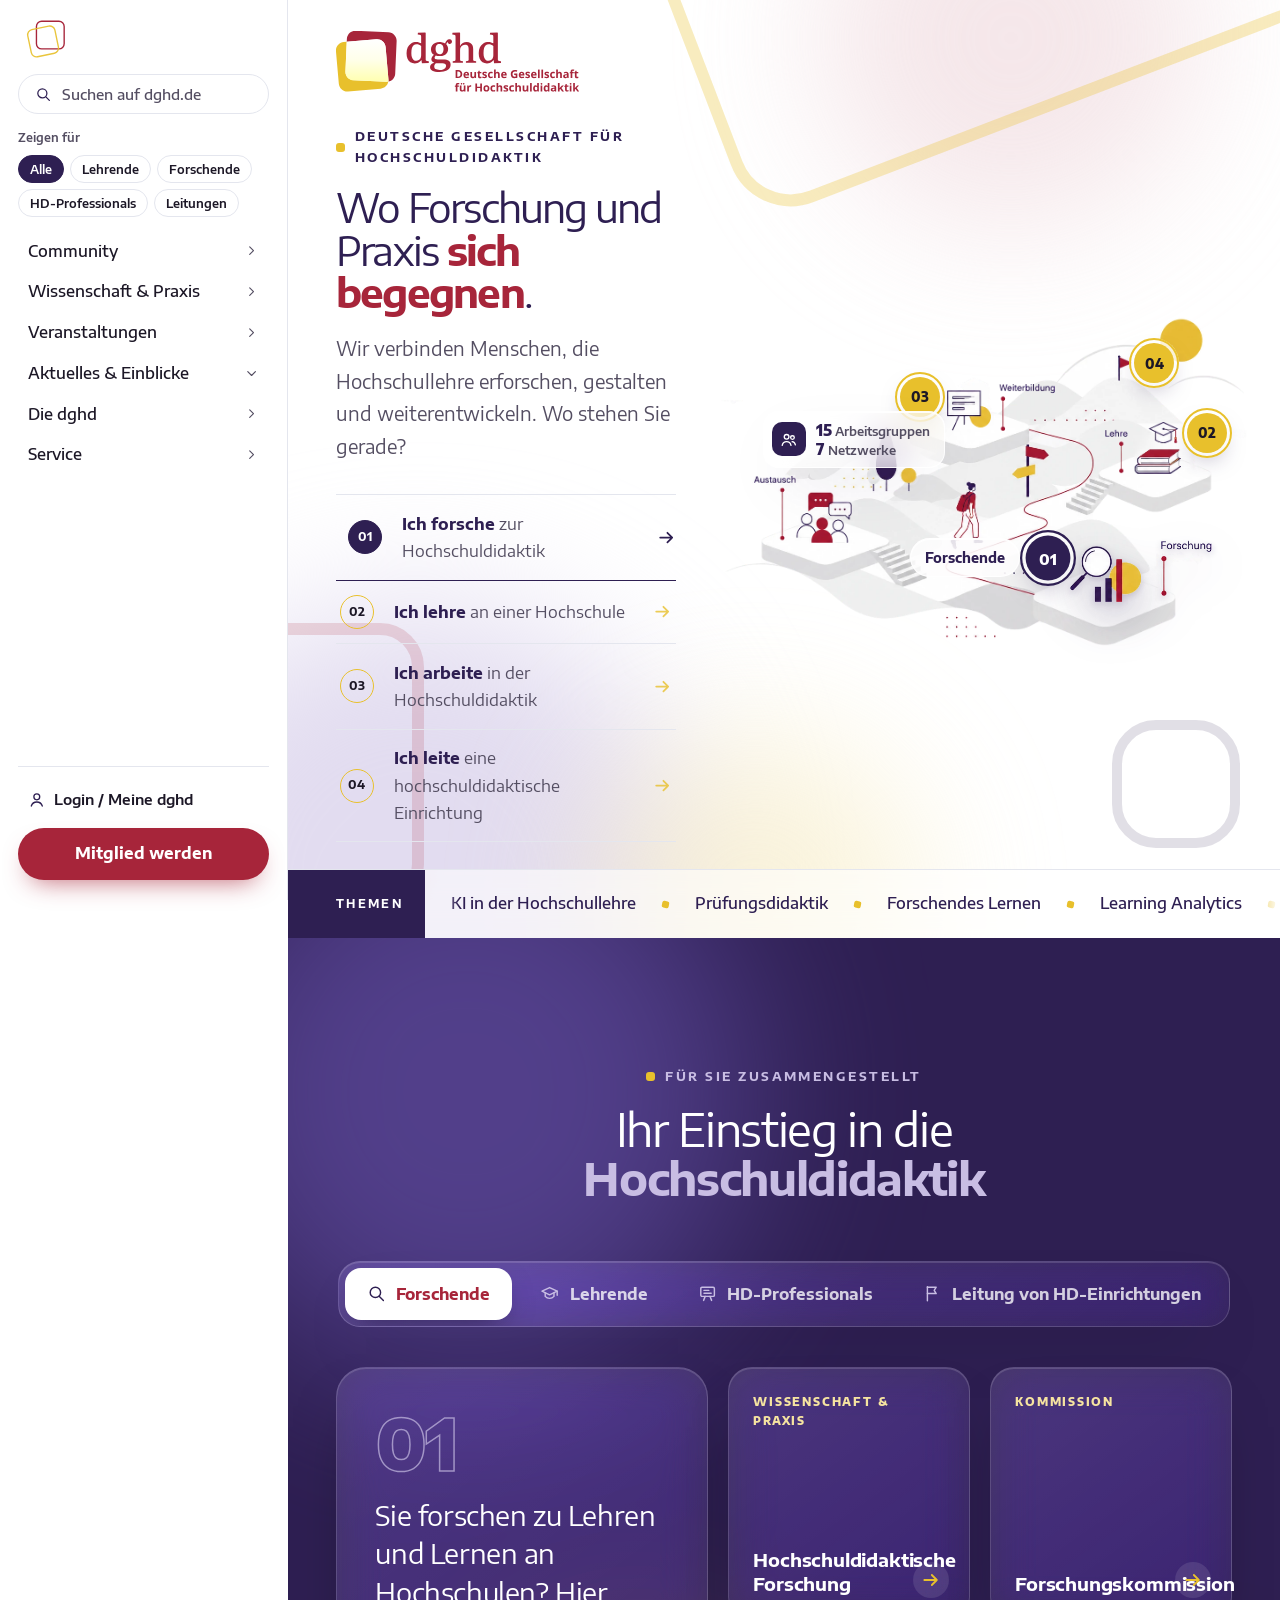
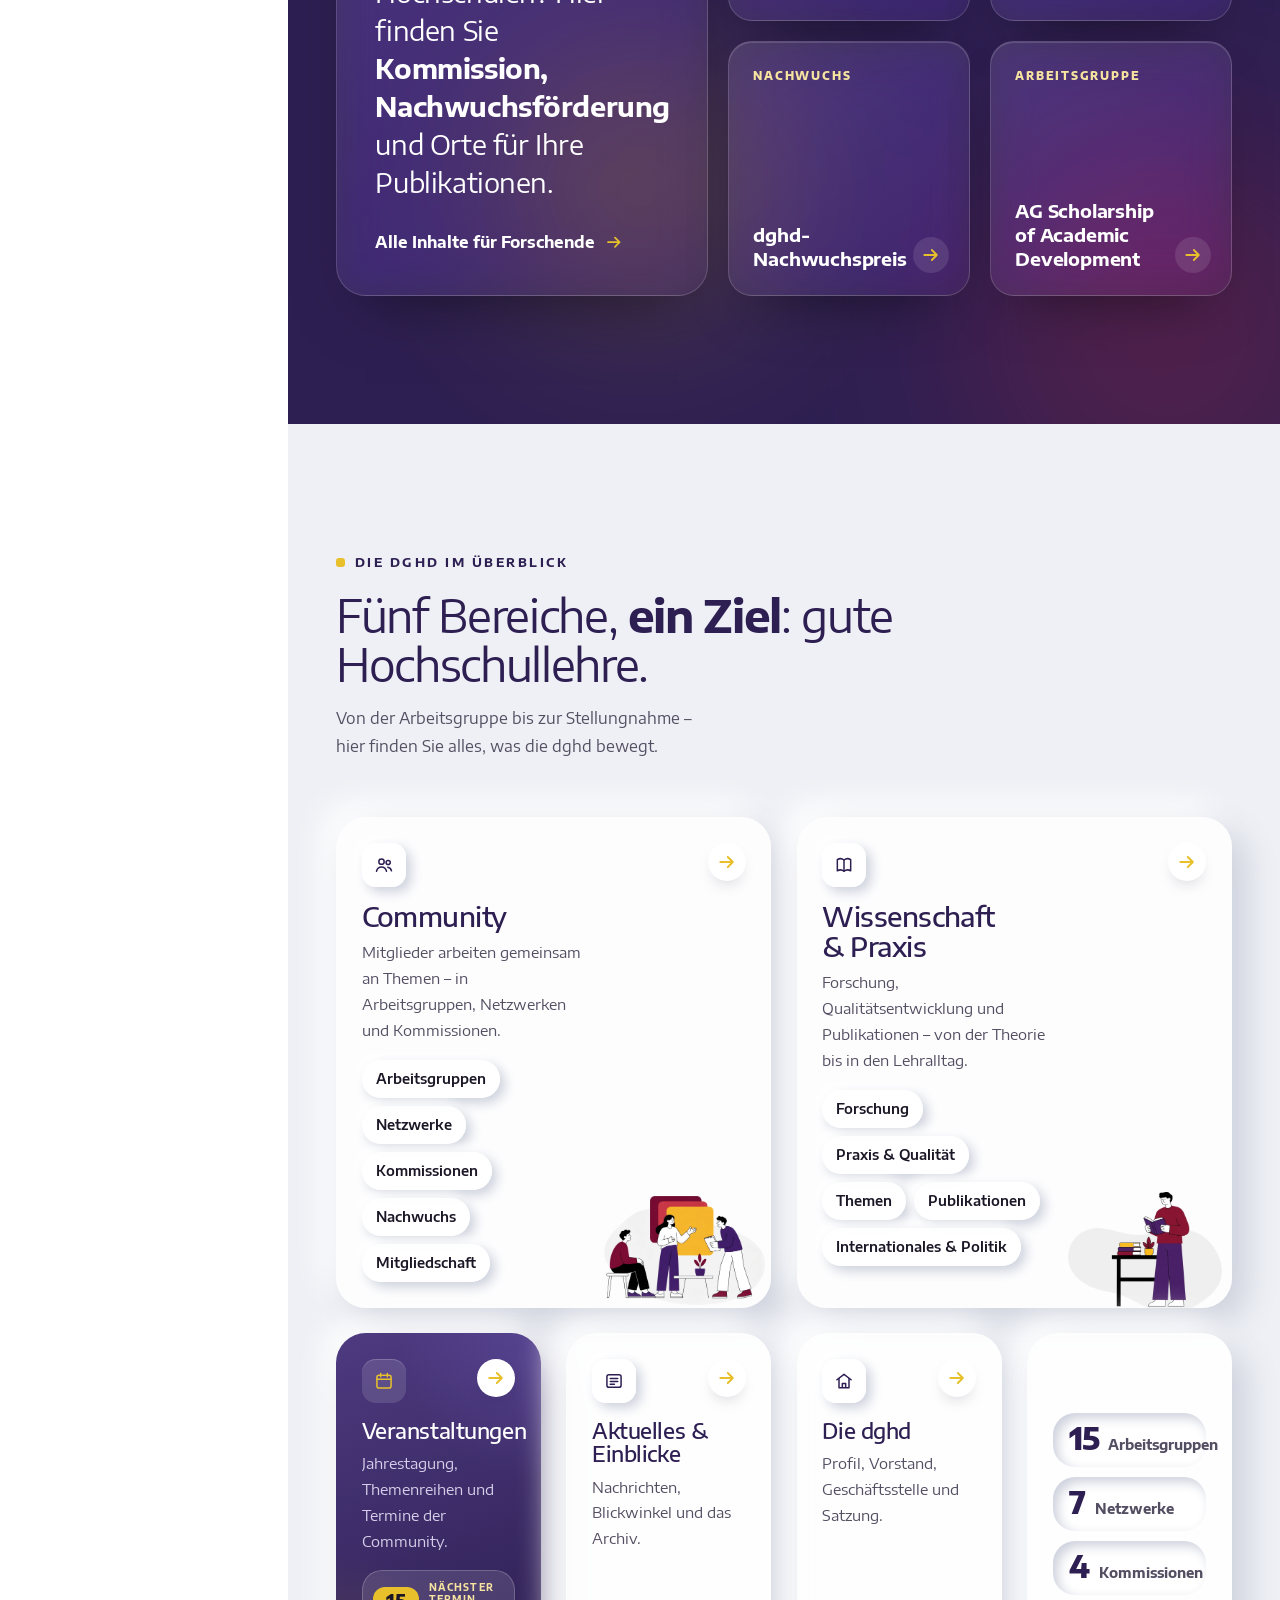
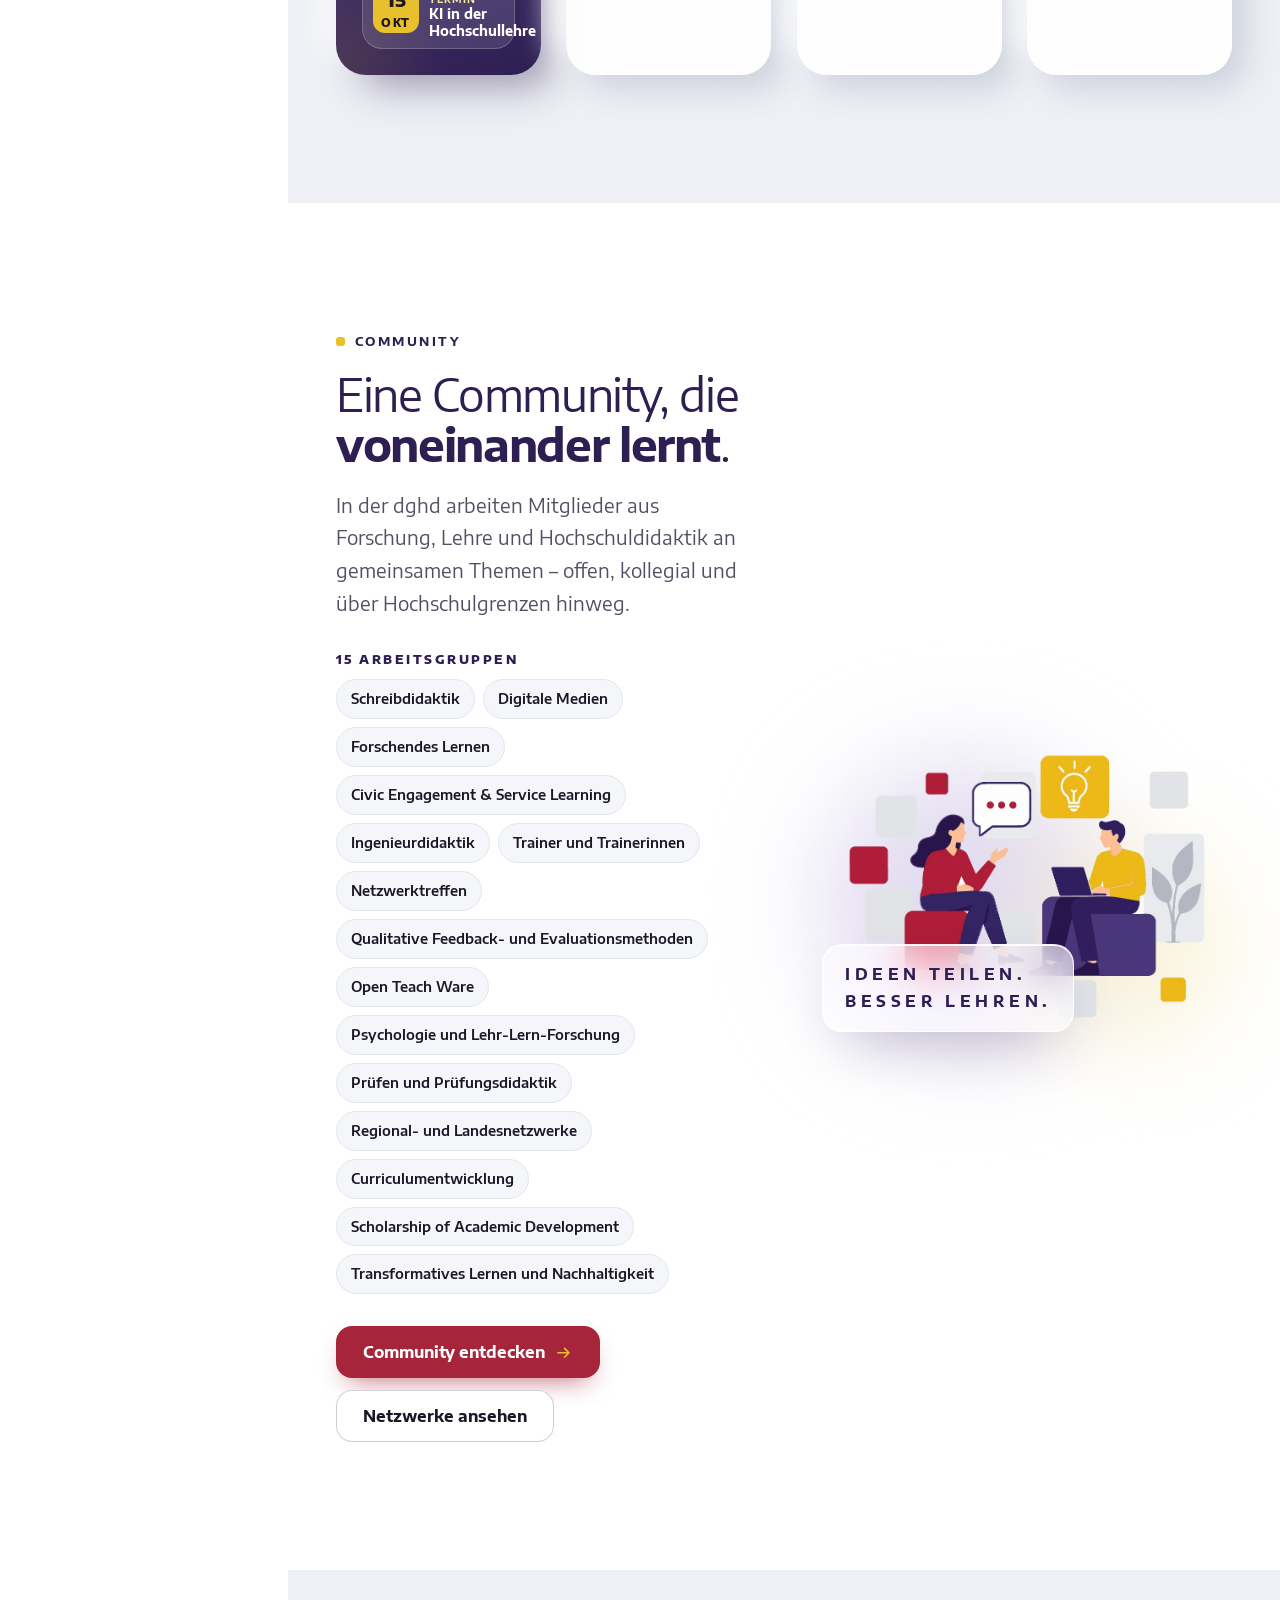
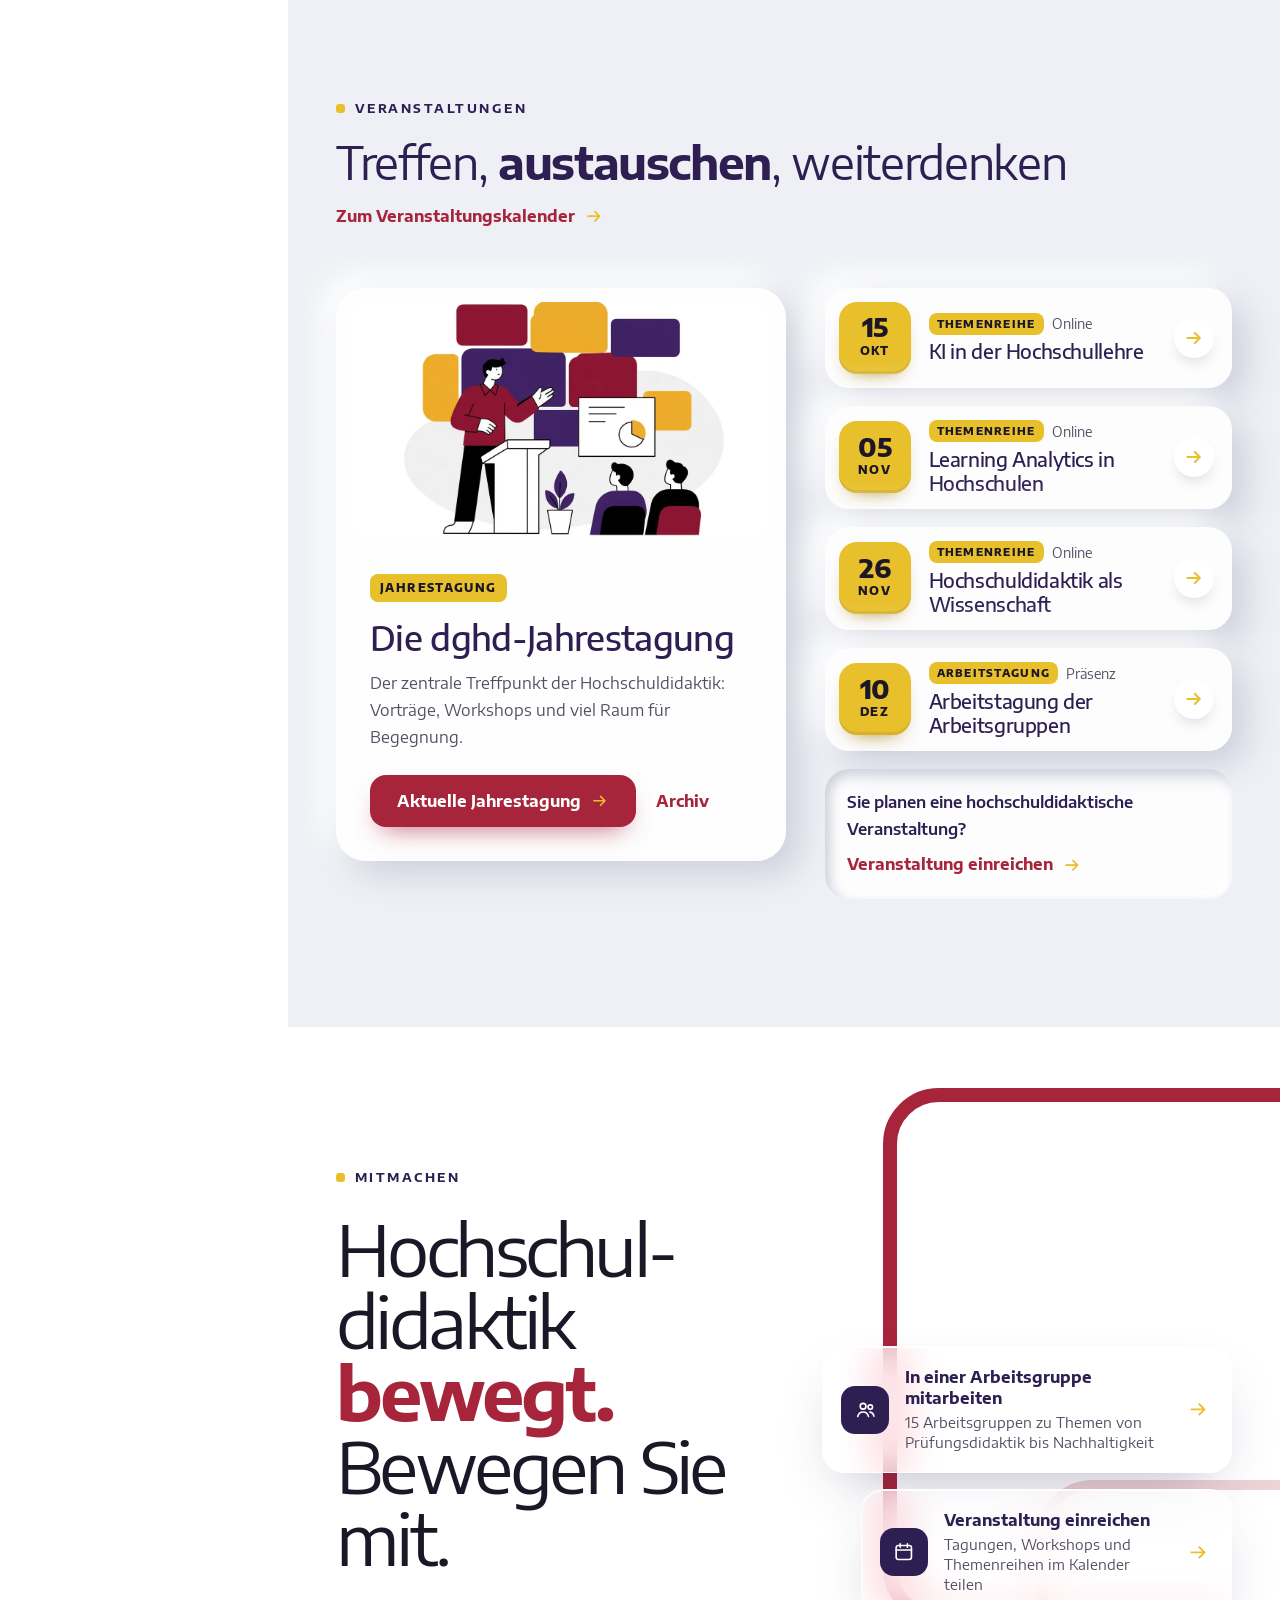
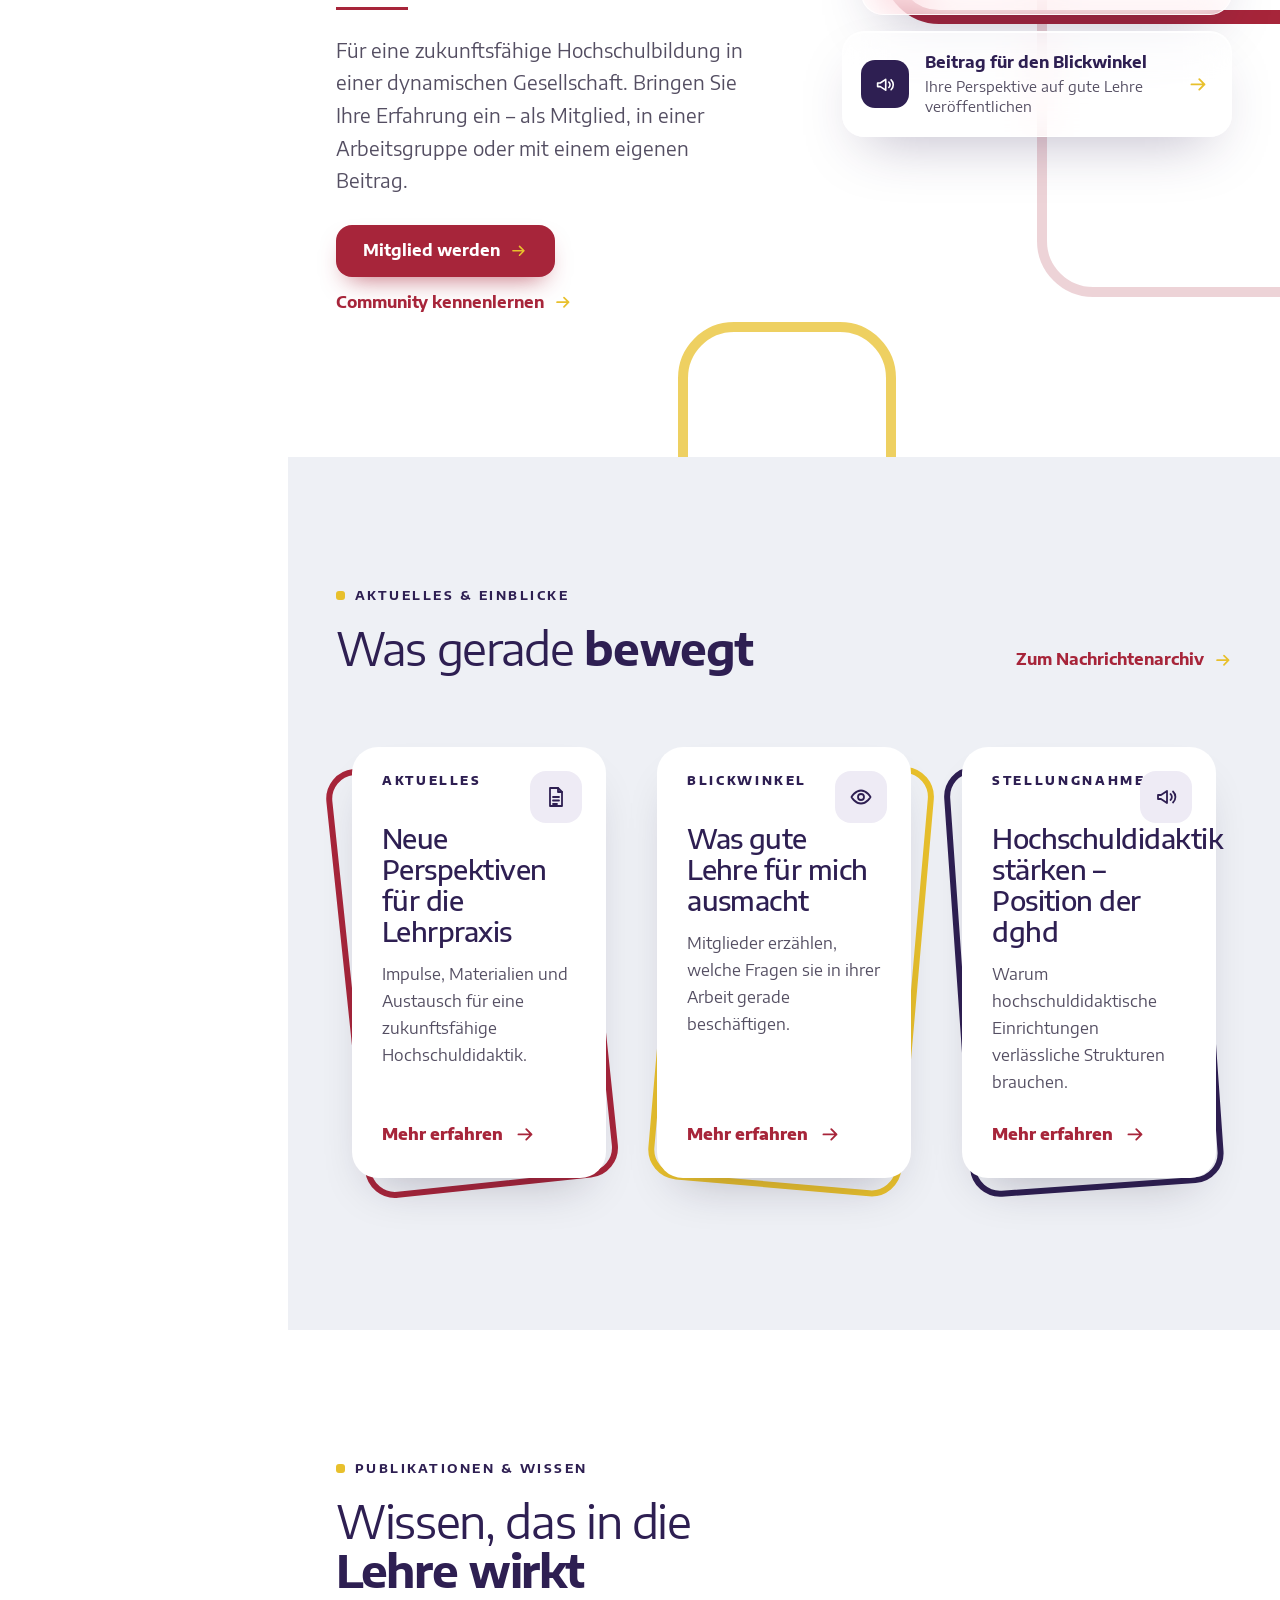
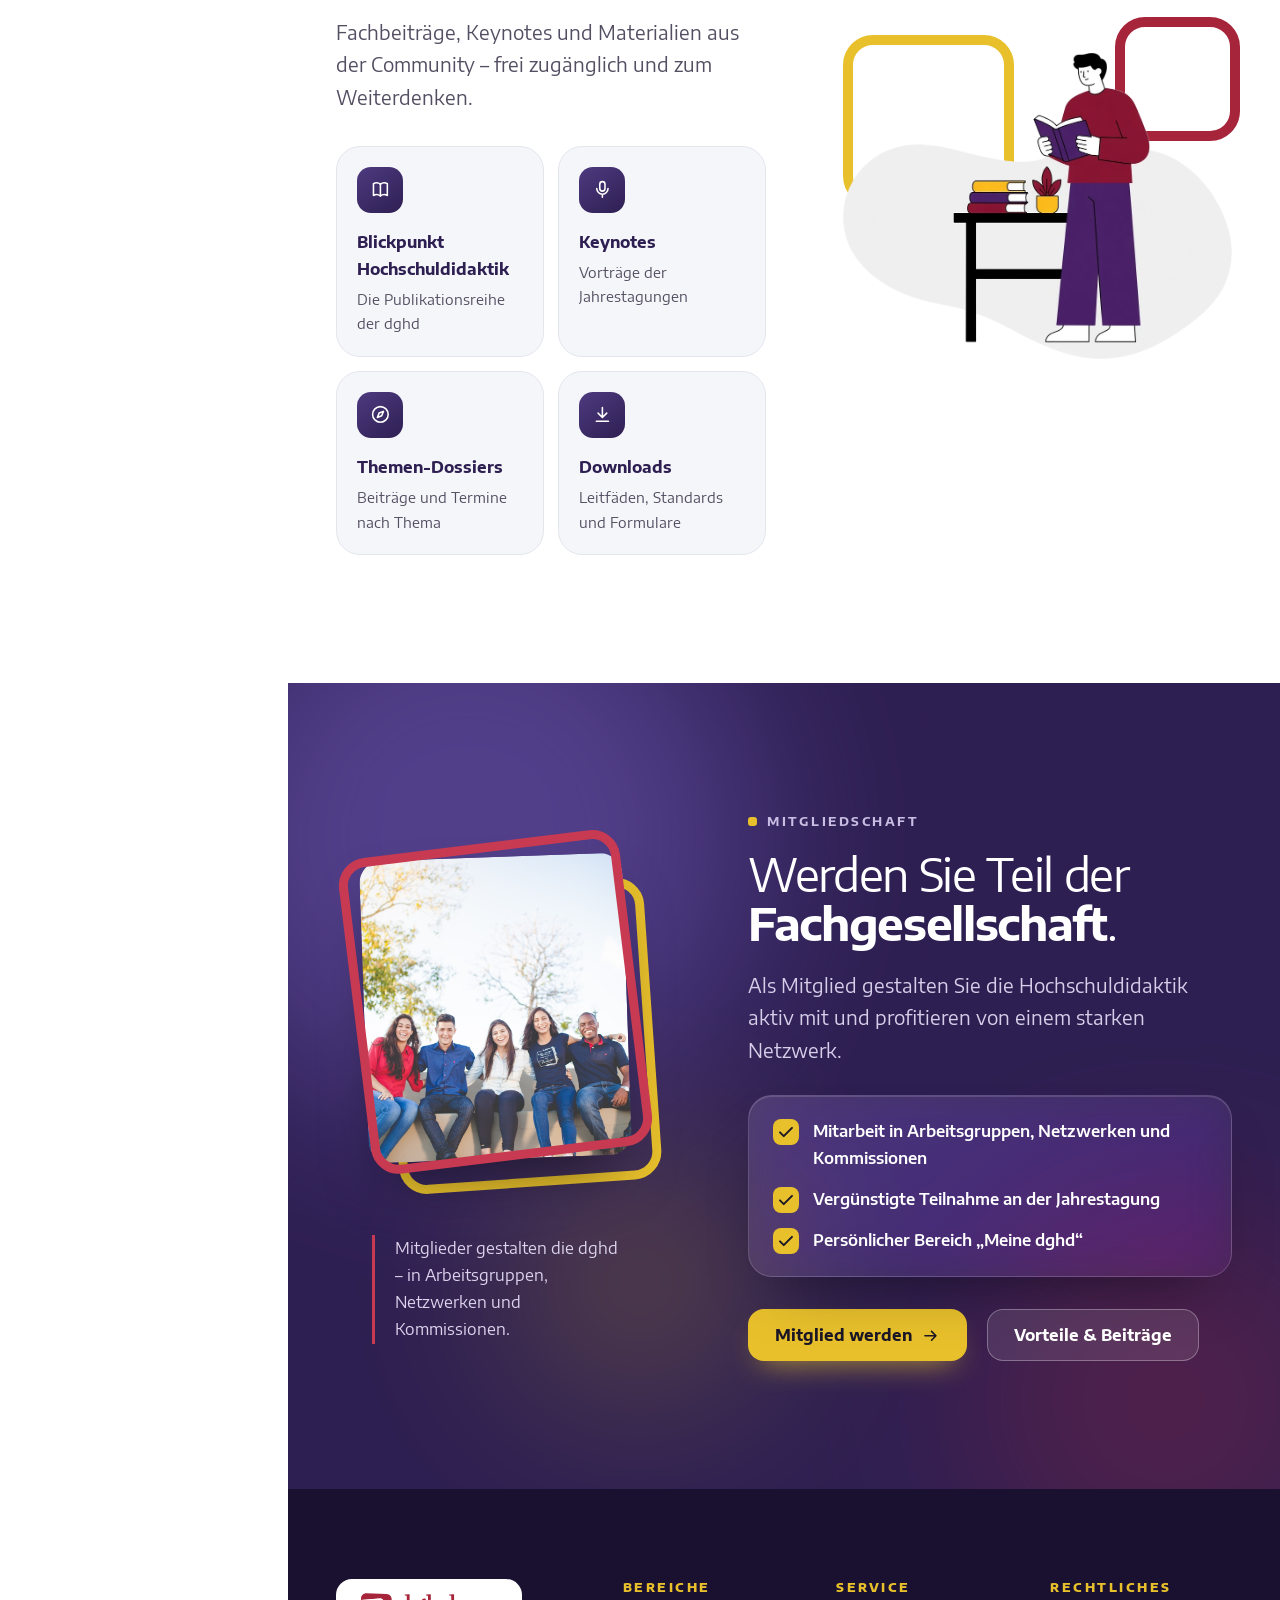
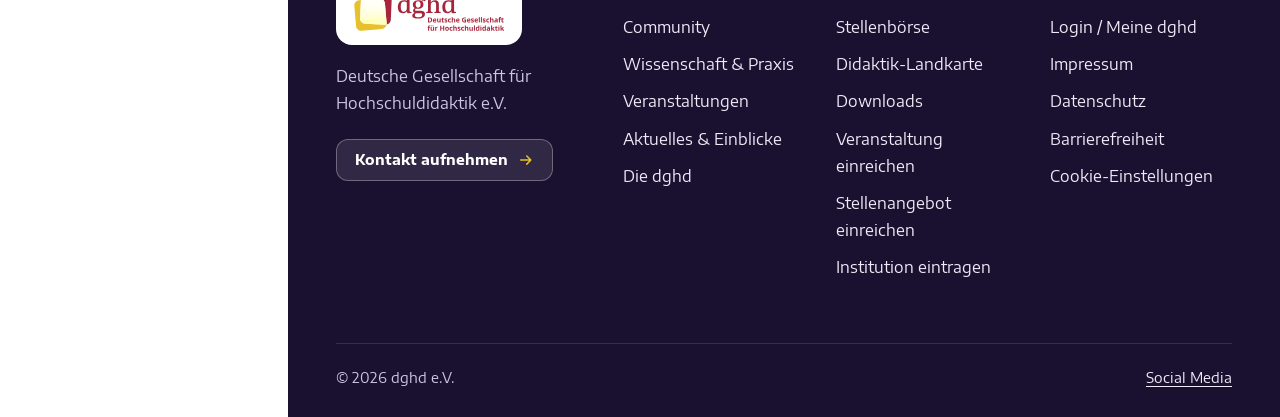
<file: startseite-v2.html>
<!doctype html>
<html lang="de">
<head>
<meta charset="utf-8">
<meta name="viewport" content="width=device-width,initial-scale=1,viewport-fit=cover">
<title>dghd – Wo Forschung und Praxis sich begegnen</title>
<meta name="description" content="Die Deutsche Gesellschaft für Hochschuldidaktik verbindet Menschen, die Hochschullehre erforschen, gestalten und weiterentwickeln.">
<meta name="theme-color" content="#ffffff">
<link rel="icon" href="./Assets/favicon_dghd.svg">
<link rel="preconnect" href="https://fonts.googleapis.com">
<link rel="preconnect" href="https://fonts.gstatic.com" crossorigin>
<link href="https://fonts.googleapis.com/css2?family=Encode+Sans+Semi+Expanded:wght@300;400;500;600;700;800&display=swap" rel="stylesheet">
<link rel="stylesheet" href="./css/startseite-v2.css?v=42">
<script>document.documentElement.classList.add("js")</script>
<script type="application/ld+json">{"@context":"https://schema.org","@type":"Organization","name":"Deutsche Gesellschaft für Hochschuldidaktik e.V.","alternateName":"dghd","url":"https://www.dghd.de/","logo":"https://www.dghd.de/Assets/dghd2026_bildmarke.svg"}</script>
</head>
<body>

<!-- Icon-Sprite -->
<svg class="sprite" aria-hidden="true" focusable="false">
  <symbol id="i-arrow" viewBox="0 0 24 24"><path d="M4 12h15M13 6l6 6-6 6"/></symbol>
  <symbol id="i-arrow-down" viewBox="0 0 24 24"><path d="M12 4v15M6 13l6 6 6-6"/></symbol>
  <symbol id="i-search" viewBox="0 0 24 24"><circle cx="10.5" cy="10.5" r="6.5"/><path d="m15.5 15.5 5 5"/></symbol>
  <symbol id="i-user" viewBox="0 0 24 24"><circle cx="12" cy="8" r="4"/><path d="M4.5 20.5c1.2-3.8 4-5.5 7.5-5.5s6.3 1.7 7.5 5.5"/></symbol>
  <symbol id="i-close" viewBox="0 0 24 24"><path d="M6 6l12 12M18 6 6 18"/></symbol>
  <symbol id="i-doc" viewBox="0 0 24 24"><path d="M6 3h8l4 4v14H6z"/><path d="M14 3v4h4M9 12h6M9 15.5h6M9 19h4"/></symbol>
  <symbol id="i-eye" viewBox="0 0 24 24"><path d="M2.5 12S6 5.5 12 5.5 21.5 12 21.5 12 18 18.5 12 18.5 2.5 12 2.5 12z"/><circle cx="12" cy="12" r="3"/></symbol>
  <symbol id="i-voice" viewBox="0 0 24 24"><path d="M4 10v4h3l6 4V6L7 10z"/><path d="M16.5 9a4 4 0 0 1 0 6M19 6.5a7.5 7.5 0 0 1 0 11"/></symbol>
  <symbol id="i-book" viewBox="0 0 24 24"><path d="M4 5.5C6.5 4 9.5 4 12 6c2.5-2 5.5-2 8-.5V19c-2.5-1.5-5.5-1.5-8 .5-2.5-2-5.5-2-8-.5z"/><path d="M12 6v13.5"/></symbol>
  <symbol id="i-mic" viewBox="0 0 24 24"><rect x="9" y="3" width="6" height="11" rx="3"/><path d="M5.5 11a6.5 6.5 0 0 0 13 0M12 17.5V21"/></symbol>
  <symbol id="i-check" viewBox="0 0 24 24"><path d="M4 12.5l5 5L20 6.5"/></symbol>
  <symbol id="i-compass" viewBox="0 0 24 24"><circle cx="12" cy="12" r="9"/><path d="m15.5 8.5-2 5-5 2 2-5z"/></symbol>
  <symbol id="i-download" viewBox="0 0 24 24"><path d="M12 4v11M7 10.5l5 5 5-5M5 20h14"/></symbol>
  <symbol id="i-cap" viewBox="0 0 24 24"><path d="M2.5 9 12 4.5 21.5 9 12 13.5z"/><path d="M6.5 11v4.5c1.5 1.7 3.4 2.5 5.5 2.5s4-.8 5.5-2.5V11M21.5 9v5"/></symbol>
  <symbol id="i-board" viewBox="0 0 24 24"><rect x="3.5" y="4" width="17" height="11.5" rx="1.5"/><path d="M7.5 8h6M7.5 11.5h9M9 15.5 7 20.5M15 15.5l2 5"/></symbol>
  <symbol id="i-flag" viewBox="0 0 24 24"><path d="M5.5 21V3.5"/><path d="M5.5 4h11l-2.5 4 2.5 4h-11"/></symbol>
  <symbol id="i-people" viewBox="0 0 24 24"><circle cx="9" cy="8" r="3.2"/><path d="M3 19.5c.8-3.3 3.1-5 6-5s5.2 1.7 6 5"/><circle cx="17" cy="9" r="2.5"/><path d="M16.5 14.6c2.3.2 3.9 1.7 4.5 4.4"/></symbol>
  <symbol id="i-calendar" viewBox="0 0 24 24"><rect x="3.5" y="5" width="17" height="15.5" rx="2.5"/><path d="M3.5 10h17M8 3v4M16 3v4"/></symbol>
  <symbol id="i-news" viewBox="0 0 24 24"><rect x="3.5" y="4.5" width="17" height="15" rx="2.5"/><path d="M7.5 9h9M7.5 12.5h9M7.5 16h5"/></symbol>
  <symbol id="i-chev" viewBox="0 0 24 24"><path d="m9 6 6 6-6 6"/></symbol>
  <symbol id="i-burger" viewBox="0 0 24 24"><path d="M4 7h16M4 12h16M4 17h16"/></symbol>
  <symbol id="i-join" viewBox="0 0 24 24"><circle cx="10" cy="8" r="4"/><path d="M2.5 20.5c1.2-3.8 4-5.5 7.5-5.5 1.6 0 3 .3 4.2 1M18.5 13.5v7M15 17h7"/></symbol>
  <symbol id="i-home" viewBox="0 0 24 24"><path d="M3.5 10.5 12 4l8.5 6.5"/><path d="M6 9v11h12V9M10 20v-5h4v5"/></symbol>
</svg>

<a class="skip-link" href="#inhalt">Zum Inhalt springen</a>


<dialog class="search" data-search-dialog aria-label="Suche">
  <form action="https://www.dghd.de/" method="get" role="search">
    <label for="q">Was möchten Sie finden?</label>
    <div class="search__row">
      <input id="q" name="s" type="search" placeholder="z. B. Prüfungsdidaktik, Jahrestagung, Stellenbörse" autocomplete="off">
      <button class="btn btn--primary" type="submit">Suchen</button>
    </div>
  </form>
  <button class="icon-btn search__close" type="button" data-search-close aria-label="Suche schließen"><svg><use href="#i-close"/></svg></button>
</dialog>

<div class="app">
  <!-- ============ Kopfleiste: Menü-Knopf öffnet die Navigation als Schublade ============ -->
  <header class="topbar">
    <div class="topbar__inner">
      <button class="topbar__menu" type="button" data-sidebar-toggle aria-expanded="false" aria-controls="sidebar"><svg aria-hidden="true"><use href="#i-burger"/></svg><span>Menü</span></button>
      <a class="brand logo-crop" href="./startseite-v2.html">
        <img src="./Assets/dghd2026_bildmarke.svg" alt="dghd – Deutsche Gesellschaft für Hochschuldidaktik, zur Startseite" width="246" height="123">
      </a>
      <div class="topbar__tools">
        <button class="icon-btn" type="button" data-search-open aria-label="Suche öffnen"><svg aria-hidden="true"><use href="#i-search"/></svg></button>
        <a class="icon-btn icon-btn--label" href="https://www.dghd.de/login/"><svg aria-hidden="true"><use href="#i-user"/></svg><span>Login</span></a>
        <a class="btn btn--primary btn--sm topbar__cta" href="https://www.dghd.de/community/mitglied-werden/">Mitglied werden</a>
      </div>
    </div>
  </header>

  <!-- ============ Schmale Leiste links (Desktop, immer sichtbar) ============ -->
  <nav class="rail" aria-label="Schnellzugriff Navigation">
    <a class="rail__mark" href="./startseite-v2.html" aria-label="dghd – zur Startseite"><img src="./Assets/favicon_dghd.svg" alt="" width="36" height="34"></a>
    <button class="rail__btn rail__menu" type="button" data-sidebar-toggle aria-expanded="false" aria-controls="sidebar"><svg aria-hidden="true"><use href="#i-burger"/></svg><span class="rail__label">Menü öffnen</span></button>
    <ul class="rail__list">
      <li><button class="rail__btn" type="button" data-rail-open="1" aria-controls="sidebar"><svg aria-hidden="true"><use href="#i-people"/></svg><span class="rail__label">Community</span></button></li>
      <li><button class="rail__btn" type="button" data-rail-open="2" aria-controls="sidebar"><svg aria-hidden="true"><use href="#i-book"/></svg><span class="rail__label">Wissenschaft &amp; Praxis</span></button></li>
      <li><button class="rail__btn" type="button" data-rail-open="3" aria-controls="sidebar"><svg aria-hidden="true"><use href="#i-calendar"/></svg><span class="rail__label">Veranstaltungen</span></button></li>
      <li><button class="rail__btn" type="button" data-rail-open="4" aria-controls="sidebar"><svg aria-hidden="true"><use href="#i-news"/></svg><span class="rail__label">Aktuelles &amp; Einblicke</span></button></li>
      <li><button class="rail__btn" type="button" data-rail-open="5" aria-controls="sidebar"><svg aria-hidden="true"><use href="#i-home"/></svg><span class="rail__label">Die dghd</span></button></li>
      <li><button class="rail__btn" type="button" data-rail-open="6" aria-controls="sidebar"><svg aria-hidden="true"><use href="#i-compass"/></svg><span class="rail__label">Service</span></button></li>
    </ul>
    <div class="rail__foot">
      <button class="rail__btn" type="button" data-search-open><svg aria-hidden="true"><use href="#i-search"/></svg><span class="rail__label">Suche</span></button>
      <a class="rail__btn" href="https://www.dghd.de/login/"><svg aria-hidden="true"><use href="#i-user"/></svg><span class="rail__label">Login / Meine dghd</span></a>
      <a class="rail__btn rail__join" href="https://www.dghd.de/community/mitglied-werden/"><svg aria-hidden="true"><use href="#i-join"/></svg><span class="rail__label">Mitglied werden</span></a>
    </div>
  </nav>

  <!-- ============ Seitenleiste (Navigation nach Sitemap V2) ============ -->
  <aside class="sidebar" id="sidebar" data-sidebar aria-label="Navigation">
    <div class="sidebar__bar">
      <a class="sidebar__mark" href="./startseite-v2.html" aria-label="dghd – zur Startseite"><img src="./Assets/favicon_dghd.svg" alt="" width="36" height="34"></a>
      <a class="brand logo-crop" href="./startseite-v2.html">
        <img src="./Assets/dghd2026_bildmarke.svg" alt="dghd – Deutsche Gesellschaft für Hochschuldidaktik, zur Startseite" width="246" height="123">
      </a>
      <button class="icon-btn sidebar__close" type="button" data-sidebar-close aria-label="Navigation schließen"><svg aria-hidden="true"><use href="#i-close"/></svg></button>
    </div>
    <div class="sidebar__panel" id="sidebar-panel">
      <button class="sidebar__search" type="button" data-search-open><svg aria-hidden="true"><use href="#i-search"/></svg>Suchen auf dghd.de</button>
      <div class="sidebar__filter" role="group" aria-labelledby="sn-filter-label">
        <span id="sn-filter-label">Zeigen für</span>
        <button type="button" data-zg-filter="" aria-pressed="true">Alle</button>
        <button type="button" data-zg-filter="L" aria-pressed="false">Lehrende</button>
        <button type="button" data-zg-filter="F" aria-pressed="false">Forschende</button>
        <button type="button" data-zg-filter="P" aria-pressed="false">HD-Professionals</button>
        <button type="button" data-zg-filter="M" aria-pressed="false">Leitungen</button>
      </div>
      <nav class="sidenav" aria-label="Hauptnavigation" data-sidenav>
        <ul class="sn-list">
          <li data-zg="" data-kind="fan">
            <button class="sn-toggle" type="button" aria-expanded="false" aria-controls="sn-1"><span>Community</span><svg class="sn-chev" aria-hidden="true"><use href="#i-chev"/></svg></button>
            <ul class="sn-sub sn-sub--fan" id="sn-1" style="--lvl:1" hidden>
              <li class="sn-head" aria-hidden="false"><a href="https://www.dghd.de/community/">Community <small>Zur Übersicht</small></a></li>
              <li data-zg=""><a href="https://www.dghd.de/community/">Community im Überblick</a></li>
              <li data-zg="" data-kind="fan">
                <button class="sn-toggle" type="button" aria-expanded="false" aria-controls="sn-2"><span>Arbeitsgruppen</span><svg class="sn-chev" aria-hidden="true"><use href="#i-chev"/></svg></button>
                <ul class="sn-sub sn-sub--fan" id="sn-2" style="--lvl:2" hidden>
                  <li class="sn-head" aria-hidden="false"><a href="https://www.dghd.de/community/arbeitsgruppen/">Arbeitsgruppen <small>Zur Übersicht</small></a></li>
                  <li data-zg="LFP"><a href="https://www.dghd.de/community/arbeitsgruppen/ag-civic-engagement-und-service-learning/">AG Civic Engagement und Service Learning</a></li>
                  <li data-zg="LFP"><a href="https://www.dghd.de/community/arbeitsgruppen/ag-curriculumentwicklung/">AG Curriculumentwicklung</a></li>
                  <li data-zg="LFP"><a href="https://www.dghd.de/community/arbeitsgruppen/ag-digitale-medien-und-hochschuldidaktik/">AG Digitale Medien und Hochschuldidaktik</a></li>
                  <li data-zg="LFP"><a href="https://www.dghd.de/community/arbeitsgruppen/ag-forschendes-lernen/">AG Forschendes Lernen</a></li>
                  <li data-zg="LFP"><a href="https://www.dghd.de/community/arbeitsgruppen/community-arbeitsgruppen-ag-hochschuldidaktische-regional-und-landesnetzwerke/">AG Hochschuldidaktische Regional- und Landesnetzwerke</a></li>
                  <li data-zg="LFP"><a href="https://www.dghd.de/community/arbeitsgruppen/ag-ingenieurdidaktik/">AG Ingenieurdidaktik</a></li>
                  <li data-zg="LFP"><a href="https://www.dghd.de/community/arbeitsgruppen/ag-open-teach-ware-lehrportale/">AG Open Teach Ware, Lehrportale</a></li>
                  <li data-zg="LFP"><a href="https://www.dghd.de/community/arbeitsgruppen/ag-pruefen-und-pruefungsdidaktik/">AG Prüfen und Prüfungsdidaktik</a></li>
                  <li data-zg="LFP"><a href="https://www.dghd.de/community/arbeitsgruppen/ag-psychologie-und-lehr-lern-forschung/">AG Psychologie und Lehr-Lern-Forschung</a></li>
                  <li data-zg="LFP"><a href="https://www.dghd.de/community/arbeitsgruppen/g-qualitative-feedback-und-evaluationsmethoden/">AG Qualitative Feedback- und Evaluationsmethoden</a></li>
                  <li data-zg="LFP"><a href="https://www.dghd.de/community/arbeitsgruppen/ag-scholarship-of-academic-development/">AG Scholarship of Academic Development</a></li>
                  <li data-zg="LFP"><a href="https://www.dghd.de/community/arbeitsgruppen/ag-schreibdidaktik-in-der-hochschuldidaktik/">AG Schreibdidaktik in der Hochschuldidaktik</a></li>
                  <li data-zg="LFP"><a href="https://www.dghd.de/community/arbeitsgruppen/ag-trainer-und-trainerinnen/">AG Trainer und Trainerinnen</a></li>
                  <li data-zg="LFP"><a href="https://www.dghd.de/community/arbeitsgruppen/ag-transformatives-lernen-und-nachhaltigkeit/">AG Transformatives Lernen und Nachhaltigkeit</a></li>
                  <li data-zg="P"><a href="https://www.dghd.de/community/projektgruppen/">Projektgruppe zum beruflichen Selbstverständnis</a></li>
                </ul>
              </li>
              <li data-zg="" data-kind="fan">
                <button class="sn-toggle" type="button" aria-expanded="false" aria-controls="sn-3"><span>Netzwerke</span><svg class="sn-chev" aria-hidden="true"><use href="#i-chev"/></svg></button>
                <ul class="sn-sub sn-sub--fan" id="sn-3" style="--lvl:2" hidden>
                  <li class="sn-head" aria-hidden="false"><a href="https://www.dghd.de/community/netzwerke/">Netzwerke <small>Zur Übersicht</small></a></li>
                  <li data-zg="F"><a href="https://www.dghd.de/community/netzwerke/promovierenden-netzwerk/">Promovierenden-Netzwerk</a></li>
                  <li data-zg="LP"><a href="https://www.dghd.de/community/netzwerke/netzwerk-tutorienarbeit-an-hochschulen/">Netzwerk Tutorienarbeit an Hochschulen</a></li>
                  <li data-zg="LF"><a href="https://www.dghd.de/community/netzwerke/netzwerk-theologie-und-hochschuldidaktik/">Netzwerk Theologie und Hochschuldidaktik</a></li>
                  <li data-zg="LPM"><a href="https://www.dghd.de/community/netzwerke/netzwerk-fachhochschulen-haws/">Netzwerk Fachhochschulen / HAWs</a></li>
                  <li data-zg="LPM"><a href="#">Netzwerk Orientierungs(studien)programme</a></li>
                  <li data-zg="LP"><a href="#">Heterogenität und Interkulturalität</a></li>
                  <li data-zg="PM"><a href="#">Netzwerktreffen der Hochschuldidaktik in Deutschland</a></li>
                </ul>
              </li>
              <li data-zg="" data-kind="fan">
                <button class="sn-toggle" type="button" aria-expanded="false" aria-controls="sn-4"><span>Kommissionen</span><svg class="sn-chev" aria-hidden="true"><use href="#i-chev"/></svg></button>
                <ul class="sn-sub sn-sub--fan" id="sn-4" style="--lvl:2" hidden>
                  <li class="sn-head" aria-hidden="false"><a href="https://www.dghd.de/die-dghd/kommissionen/">Kommissionen <small>Zur Übersicht</small></a></li>
                  <li data-zg="F"><a href="https://www.dghd.de/community/forschungskommission/">Forschungskommission</a></li>
                  <li data-zg="LP"><a href="https://www.dghd.de/community/weiterbildungskommission/">Weiterbildungskommission</a></li>
                  <li data-zg="PM" data-kind="fan">
                    <button class="sn-toggle" type="button" aria-expanded="false" aria-controls="sn-5"><span>Akkreditierungskommission (AKKO)</span><svg class="sn-chev" aria-hidden="true"><use href="#i-chev"/></svg></button>
                    <ul class="sn-sub sn-sub--fan" id="sn-5" style="--lvl:3" hidden>
                      <li class="sn-head" aria-hidden="false"><a href="https://www.dghd.de/community/akkreditierungskommission/">Akkreditierungskommission (AKKO) <small>Zur Übersicht</small></a></li>
                      <li data-zg="PM"><a href="https://www.dghd.de/community/akkreditierungskommission/ziele-der-akko/">Ziele der AKKO</a></li>
                      <li data-zg="PM"><a href="https://www.dghd.de/community/akkreditierungskommission/einladung-zur-teilnahme/">Einladung zur Teilnahme</a></li>
                      <li data-zg="PM"><a href="https://www.dghd.de/community/akkreditierungskommission/verfahren-der-akko/">Auftrag und Verfahren</a></li>
                      <li data-zg="LPM"><a href="https://www.dghd.de/community/akkreditierungskommission/dghd-akkreditiert/">Akkreditierte Personen</a></li>
                      <li data-zg="LPM"><a href="https://www.dghd.de/community/akkreditierungskommission/akkreditierte-programme/">Akkreditierte Programme und Einrichtungen</a></li>
                      <li data-zg="PM"><a href="https://www.dghd.de/community/akkreditierungskommission/kontakt-zur-akko/">Kontakt zur AKKO</a></li>
                      <li data-zg="PM"><a href="https://www.dghd.de/community/akkreditierungskommission/akko-downloads/">AKKO-Downloads</a></li>
                    </ul>
                  </li>
                  <li data-zg=""><a href="https://www.dghd.de/community/kommunikation-und-oeffentlichkeitsarbeit/">Kommunikation und Öffentlichkeitsarbeit</a></li>
                </ul>
              </li>
              <li data-zg="F" data-kind="inline">
                <button class="sn-toggle" type="button" aria-expanded="false" aria-controls="sn-6"><span>Nachwuchs</span><svg class="sn-chev" aria-hidden="true"><use href="#i-chev"/></svg></button>
                <ul class="sn-sub sn-sub--inline" id="sn-6" style="--lvl:1" hidden>
                  <li data-zg="F"><a href="https://www.dghd.de/community/netzwerke/promovierenden-netzwerk/">Promovierenden-Netzwerk</a></li>
                  <li data-zg="F"><a href="https://www.dghd.de/die-dghd/nachwuchspreis/">dghd-Nachwuchspreis</a></li>
                </ul>
              </li>
              <li data-zg=""><a href="https://www.dghd.de/community/kooperationen/">Kooperationen</a></li>
              <li data-zg="" data-kind="inline">
                <button class="sn-toggle" type="button" aria-expanded="false" aria-controls="sn-7"><span>Mitgliedschaft</span><svg class="sn-chev" aria-hidden="true"><use href="#i-chev"/></svg></button>
                <ul class="sn-sub sn-sub--inline" id="sn-7" style="--lvl:1" hidden>
                  <li data-zg=""><a href="https://www.dghd.de/community/mitglied-werden/">Mitglied werden</a></li>
                  <li data-zg=""><a href="#">Vorteile und Mitgliedsbeiträge</a></li>
                  <li data-zg=""><a href="https://www.dghd.de/login/">Meine dghd (Login)</a></li>
                </ul>
              </li>
            </ul>
          </li>
          <li data-zg="" data-kind="fan">
            <button class="sn-toggle" type="button" aria-expanded="false" aria-controls="sn-8"><span>Wissenschaft &amp; Praxis</span><svg class="sn-chev" aria-hidden="true"><use href="#i-chev"/></svg></button>
            <ul class="sn-sub sn-sub--fan" id="sn-8" style="--lvl:1" hidden>
              <li class="sn-head" aria-hidden="false"><a href="https://www.dghd.de/forschung/">Wissenschaft &amp; Praxis <small>Zur Übersicht</small></a></li>
              <li data-zg=""><a href="https://www.dghd.de/forschung/">Wissenschaft &amp; Praxis im Überblick</a></li>
              <li data-zg="F" data-kind="inline">
                <button class="sn-toggle" type="button" aria-expanded="false" aria-controls="sn-9"><span>Forschung</span><svg class="sn-chev" aria-hidden="true"><use href="#i-chev"/></svg></button>
                <ul class="sn-sub sn-sub--inline" id="sn-9" style="--lvl:1" hidden>
                  <li data-zg="F"><a href="https://www.dghd.de/forschung/">Hochschuldidaktische Forschung</a></li>
                  <li data-zg="F"><a href="https://www.dghd.de/community/forschungskommission/">Forschungskommission</a></li>
                  <li data-zg="F"><a href="#">Nachwuchsförderung</a></li>
                </ul>
              </li>
              <li data-zg="LPM" data-kind="inline">
                <button class="sn-toggle" type="button" aria-expanded="false" aria-controls="sn-10"><span>Praxis &amp; Qualitätsentwicklung</span><svg class="sn-chev" aria-hidden="true"><use href="#i-chev"/></svg></button>
                <ul class="sn-sub sn-sub--inline" id="sn-10" style="--lvl:1" hidden>
                  <li data-zg="LPM"><a href="https://www.dghd.de/praxis/standards-fuer-die-praxis/">Standards für die Praxis</a></li>
                  <li data-zg="LP"><a href="https://www.dghd.de/community/weiterbildungskommission/">Weiterbildungskommission</a></li>
                  <li data-zg="PM" data-kind="fan">
                    <button class="sn-toggle" type="button" aria-expanded="false" aria-controls="sn-11"><span>Akkreditierung (AKKO)</span><svg class="sn-chev" aria-hidden="true"><use href="#i-chev"/></svg></button>
                    <ul class="sn-sub sn-sub--fan" id="sn-11" style="--lvl:2" hidden>
                      <li class="sn-head" aria-hidden="false"><a href="https://www.dghd.de/community/akkreditierungskommission/">Akkreditierung (AKKO) <small>Zur Übersicht</small></a></li>
                      <li data-zg="PM"><a href="https://www.dghd.de/community/akkreditierungskommission/ziele-der-akko/">Ziele der AKKO</a></li>
                      <li data-zg="PM"><a href="https://www.dghd.de/community/akkreditierungskommission/einladung-zur-teilnahme/">Einladung zur Teilnahme</a></li>
                      <li data-zg="PM"><a href="https://www.dghd.de/community/akkreditierungskommission/verfahren-der-akko/">Auftrag und Verfahren</a></li>
                      <li data-zg="LPM"><a href="https://www.dghd.de/community/akkreditierungskommission/dghd-akkreditiert/">Akkreditierte Personen</a></li>
                      <li data-zg="LPM"><a href="https://www.dghd.de/community/akkreditierungskommission/akkreditierte-programme/">Akkreditierte Programme und Einrichtungen</a></li>
                      <li data-zg="PM"><a href="https://www.dghd.de/community/akkreditierungskommission/kontakt-zur-akko/">Kontakt zur AKKO</a></li>
                      <li data-zg="PM"><a href="https://www.dghd.de/community/akkreditierungskommission/akko-downloads/">AKKO-Downloads</a></li>
                    </ul>
                  </li>
                </ul>
              </li>
              <li data-zg="" data-kind="fan">
                <button class="sn-toggle" type="button" aria-expanded="false" aria-controls="sn-12"><span>Themen</span><svg class="sn-chev" aria-hidden="true"><use href="#i-chev"/></svg></button>
                <ul class="sn-sub sn-sub--fan" id="sn-12" style="--lvl:2" hidden>
                  <li class="sn-head" aria-hidden="false"><span>Themen</span></li>
                  <li data-zg=""><a href="#">Themenübersicht</a></li>
                  <li data-zg="LFP"><a href="https://www.dghd.de/themenreihe-gesellschaftliche-bildung-in-der-hochschuldidaktik/">Gesellschaftliche Bildung in der Hochschuldidaktik</a></li>
                  <li data-zg="F"><a href="https://www.dghd.de/dghd-themenreihe-hochschuldidaktik-als-wissenschaft/">Hochschuldidaktik als Wissenschaft</a></li>
                  <li data-zg="LF"><a href="https://www.dghd.de/dghd-themenreihe-learning-analytics-in-hochschulen/">Learning Analytics in Hochschulen</a></li>
                  <li data-zg="LP"><a href="https://www.dghd.de/praxis/veranstaltungskalender/dghd-themenreihe-ki-in-der-hochschullehre/">KI in der Hochschullehre</a></li>
                </ul>
              </li>
              <li data-zg="" data-kind="fan">
                <button class="sn-toggle" type="button" aria-expanded="false" aria-controls="sn-13"><span>Publikationen &amp; Wissen</span><svg class="sn-chev" aria-hidden="true"><use href="#i-chev"/></svg></button>
                <ul class="sn-sub sn-sub--fan" id="sn-13" style="--lvl:2" hidden>
                  <li class="sn-head" aria-hidden="true"><span>Publikationen &amp; Wissen</span></li>
                  <li data-zg="F"><a href="https://www.dghd.de/die-dghd/blickpunkt-hochschuldidaktik/">Blickpunkt Hochschuldidaktik (Buchreihe)</a></li>
                  <li data-zg="F"><a href="#">Publikationen</a></li>
                  <li data-zg=""><a href="#">Keynotes</a></li>
                  <li data-zg=""><a href="https://www.dghd.de/die-dghd/downloads/">Downloads</a></li>
                </ul>
              </li>
              <li data-zg="FM" data-kind="fan">
                <button class="sn-toggle" type="button" aria-expanded="false" aria-controls="sn-14"><span>Internationales &amp; Politik</span><svg class="sn-chev" aria-hidden="true"><use href="#i-chev"/></svg></button>
                <ul class="sn-sub sn-sub--fan" id="sn-14" style="--lvl:2" hidden>
                  <li class="sn-head" aria-hidden="true"><span>Internationales &amp; Politik</span></li>
                  <li data-zg="FM"><a href="https://www.dghd.de/community/kooperationen/internationale-kooperationen/">Internationale Kooperationen</a></li>
                  <li data-zg="F"><a href="#">Konferenzen und Publikationsmöglichkeiten</a></li>
                  <li data-zg="M"><a href="#">Politik und Stellungnahmen</a></li>
                  <li data-zg="F"><a href="#">Internationale Aktivitäten</a></li>
                </ul>
              </li>
            </ul>
          </li>
          <li data-zg="" data-kind="fan">
            <button class="sn-toggle" type="button" aria-expanded="false" aria-controls="sn-15"><span>Veranstaltungen</span><svg class="sn-chev" aria-hidden="true"><use href="#i-chev"/></svg></button>
            <ul class="sn-sub sn-sub--fan" id="sn-15" style="--lvl:1" hidden>
              <li class="sn-head" aria-hidden="false"><a href="https://www.dghd.de/praxis/veranstaltungskalender/">Veranstaltungen <small>Zur Übersicht</small></a></li>
              <li data-zg=""><a href="#">Veranstaltungen im Überblick</a></li>
              <li data-zg=""><a href="https://www.dghd.de/praxis/veranstaltungskalender/">Veranstaltungskalender</a></li>
              <li data-zg="" data-kind="inline">
                <button class="sn-toggle" type="button" aria-expanded="false" aria-controls="sn-16"><span>dghd-Jahrestagung</span><svg class="sn-chev" aria-hidden="true"><use href="#i-chev"/></svg></button>
                <ul class="sn-sub sn-sub--inline" id="sn-16" style="--lvl:1" hidden>
                  <li data-zg=""><a href="https://www.dghd.de/die-dghd/dghd-jahrestagungen/">Aktuelle Jahrestagung</a></li>
                  <li data-zg=""><a href="https://www.dghd.de/die-dghd/dghd-jahrestagungen/">Vergangene Jahrestagungen, Archiv</a></li>
                </ul>
              </li>
              <li data-zg=""><a href="https://www.dghd.de/tagung-ausrichten/">Veranstaltung einreichen</a></li>
            </ul>
          </li>
          <li data-zg="" data-kind="inline">
            <button class="sn-toggle" type="button" aria-expanded="false" aria-controls="sn-17"><span>Aktuelles &amp; Einblicke</span><svg class="sn-chev" aria-hidden="true"><use href="#i-chev"/></svg></button>
            <ul class="sn-sub sn-sub--inline" id="sn-17" style="--lvl:0" hidden>
              <li data-zg=""><a href="#aktuelles">Aktuelles</a></li>
              <li data-zg=""><a href="https://www.dghd.de/blickwinkel/">Blickwinkel</a></li>
              <li data-zg=""><a href="#">Nachrichtenarchiv</a></li>
            </ul>
          </li>
          <li data-zg="" data-kind="fan">
            <button class="sn-toggle" type="button" aria-expanded="false" aria-controls="sn-18"><span>Die dghd</span><svg class="sn-chev" aria-hidden="true"><use href="#i-chev"/></svg></button>
            <ul class="sn-sub sn-sub--fan" id="sn-18" style="--lvl:1" hidden>
              <li class="sn-head" aria-hidden="false"><a href="https://www.dghd.de/die-dghd/">Die dghd <small>Zur Übersicht</small></a></li>
              <li data-zg="" data-kind="inline">
                <button class="sn-toggle" type="button" aria-expanded="false" aria-controls="sn-19"><span>Über die dghd</span><svg class="sn-chev" aria-hidden="true"><use href="#i-chev"/></svg></button>
                <ul class="sn-sub sn-sub--inline" id="sn-19" style="--lvl:1" hidden>
                  <li data-zg=""><a href="#">Profil und Auftrag</a></li>
                  <li data-zg=""><a href="#">Ziele</a></li>
                  <li data-zg=""><a href="#">Geschichte und Entwicklung</a></li>
                </ul>
              </li>
              <li data-zg=""><a href="https://www.dghd.de/die-dghd/der-vorstand/">Vorstand</a></li>
              <li data-zg=""><a href="https://www.dghd.de/die-dghd/geschaftsstelle/">Geschäftsstelle</a></li>
              <li data-zg=""><a href="https://www.dghd.de/community/kooperationen/">Kooperationen</a></li>
              <li data-zg=""><a href="https://www.dghd.de/die-dghd/satzung/">Satzung</a></li>
              <li data-zg=""><a href="https://www.dghd.de/kontakt/">Kontakt</a></li>
            </ul>
          </li>
          <li data-zg="" data-kind="fan">
            <button class="sn-toggle" type="button" aria-expanded="false" aria-controls="sn-20"><span>Service</span><svg class="sn-chev" aria-hidden="true"><use href="#i-chev"/></svg></button>
            <ul class="sn-sub sn-sub--fan" id="sn-20" style="--lvl:1" hidden>
              <li class="sn-head" aria-hidden="true"><span>Service</span></li>
              <li data-zg="LP"><a href="https://www.dghd.de/praxis/stellenboerse/">Stellenbörse</a></li>
              <li data-zg="LPM"><a href="https://www.dghd.de/didaktik-landkarte/">Didaktik-Landkarte</a></li>
              <li data-zg=""><a href="https://www.dghd.de/die-dghd/downloads/">Downloads</a></li>
              <li data-zg=""><a href="https://www.dghd.de/tagung-ausrichten/">Veranstaltung einreichen</a></li>
              <li data-zg="PM"><a href="#">Stellenangebot einreichen</a></li>
              <li data-zg="M"><a href="#">Institution eintragen</a></li>
            </ul>
          </li>
        </ul>
      </nav>
      <div class="sidebar__foot">
        <a class="sidebar__login" href="https://www.dghd.de/login/"><svg aria-hidden="true"><use href="#i-user"/></svg>Login / Meine dghd</a>
        <a class="btn btn--primary sidebar__cta" href="https://www.dghd.de/community/mitglied-werden/">Mitglied werden</a>
      </div>
    </div>
  </aside>
  <div class="sn-scrim" data-sn-scrim hidden></div>

<div class="app__main">
<main id="inhalt">

<!-- ============ 1 Hero – 100dvh, Zielgruppen direkt neben der Headline und als Stationen in der Illustration ============ -->
<section class="hero" aria-labelledby="hero-title" data-hero>
  <div class="blobs" aria-hidden="true"><i class="blob blob--violet"></i><i class="blob blob--bordeaux"></i><i class="blob blob--gold"></i></div>
  <!-- Rahmen (Moderationskarten-Motiv) in den Ecken, bewegen sich unabhängig -->
  <div class="hero__frames" aria-hidden="true"><i class="hf hf--a"></i><i class="hf hf--b"></i><i class="hf hf--c"></i></div>

  <!-- Logo oben links (Desktop, ersetzt die Kopfleiste) -->
  <div class="hero__top wrap"><a class="brand logo-crop hero__brand" href="./startseite-v2.html"><img src="./Assets/dghd2026_bildmarke.svg" alt="dghd – Deutsche Gesellschaft für Hochschuldidaktik, zur Startseite" width="246" height="123"></a></div>

  <div class="hero__main wrap">
    <div class="hero__copy">
      <p class="kicker"><i class="dot" aria-hidden="true"></i>Deutsche Gesellschaft für Hochschuldidaktik</p>
      <h1 class="hero__title" id="hero-title">Wo Forschung und Praxis <mark class="hl">sich begegnen</mark>.</h1>
      <p class="hero__lead">Wir verbinden Menschen, die Hochschullehre erforschen, gestalten und weiterentwickeln. Wo stehen Sie gerade?</p>

      <nav class="paths" aria-label="Einstieg nach Zielgruppe">
        <ul class="paths__list">
          <li><a class="path" href="#fuer-forschende" data-audience-link="forschende" data-station="1">
            <span class="path__no">01</span>
            <span class="path__text"><b>Ich forsche</b> zur Hochschuldidaktik</span>
            <svg class="path__arrow" aria-hidden="true"><use href="#i-arrow"/></svg>
          </a></li>
          <li><a class="path" href="#fuer-lehrende" data-audience-link="lehrende" data-station="2">
            <span class="path__no">02</span>
            <span class="path__text"><b>Ich lehre</b> an einer Hochschule</span>
            <svg class="path__arrow" aria-hidden="true"><use href="#i-arrow"/></svg>
          </a></li>
          <li><a class="path" href="#fuer-professionals" data-audience-link="professionals" data-station="3">
            <span class="path__no">03</span>
            <span class="path__text"><b>Ich arbeite</b> in der Hochschuldidaktik</span>
            <svg class="path__arrow" aria-hidden="true"><use href="#i-arrow"/></svg>
          </a></li>
          <li><a class="path" href="#fuer-leitung" data-audience-link="leitung" data-station="4">
            <span class="path__no">04</span>
            <span class="path__text"><b>Ich leite</b> eine hochschuldidaktische Einrichtung</span>
            <svg class="path__arrow" aria-hidden="true"><use href="#i-arrow"/></svg>
          </a></li>
        </ul>
      </nav>
    </div>

    <div class="hero__art">
      <div class="stage" data-stage>
        <img class="stage__base" src="./Assets/illustrations/wege-landschaft-basis.webp?v=2" alt="" width="1269" height="833" fetchpriority="high">
        <!-- Freigestellte Bildelemente der Stationen, passgenau über dem Grundbild (Positionen/Breite in % von 1269 × 833 px) -->
        <a class="cut" href="#fuer-forschende" data-audience-link="forschende" data-station="1" style="--l:64.539%;--t:68.667%;--w:21.198%" tabindex="-1" aria-hidden="true"><img src="./Assets/illustrations/stationen/forschung.webp" alt="" width="269" height="116"></a>
        <a class="cut" href="#fuer-lehrende" data-audience-link="lehrende" data-station="2" style="--l:68.716%;--t:33.133%;--w:13.633%" tabindex="-1" aria-hidden="true"><img src="./Assets/illustrations/stationen/lehre.webp" alt="" width="173" height="117"></a>
        <a class="cut" href="#fuer-professionals" data-audience-link="professionals" data-station="3" style="--l:40.347%;--t:22.809%;--w:19.385%" tabindex="-1" aria-hidden="true"><img src="./Assets/illustrations/stationen/weiterbildung.webp" alt="" width="246" height="105"></a>
        <a class="cut" href="https://www.dghd.de/community/" data-station="5" style="--l:5.91%;--t:47.779%;--w:17.494%" tabindex="-1" aria-hidden="true"><img src="./Assets/illustrations/stationen/austausch.webp" alt="" width="222" height="151"></a>
        <a class="cut cut--small" href="#fuer-leitung" data-audience-link="leitung" data-station="4" style="--l:71.08%;--t:14.766%;--w:2.443%" tabindex="-1" aria-hidden="true"><img src="./Assets/illustrations/stationen/leitung.webp" alt="" width="31" height="58"></a>
        <!-- Stationen der Illustration = Zielgruppen (Positionen in % der Bildfläche) -->
        <a class="pin pin--left" href="#fuer-forschende" data-audience-link="forschende" data-station="1" style="--x:58.5%;--y:70%" tabindex="-1" aria-hidden="true"><b>01</b><span>Forschende</span></a>
        <a class="pin" href="#fuer-lehrende" data-audience-link="lehrende" data-station="2" style="--x:86.85%;--y:35.9%" tabindex="-1" aria-hidden="true"><b>02</b><span>Lehrende</span></a>
        <a class="pin pin--left" href="#fuer-professionals" data-audience-link="professionals" data-station="3" style="--x:35.6%;--y:26.1%" tabindex="-1" aria-hidden="true"><b>03</b><span>HD-Professionals</span></a>
        <a class="pin" href="#fuer-leitung" data-audience-link="leitung" data-station="4" style="--x:77.5%;--y:17%" tabindex="-1" aria-hidden="true"><b>04</b><span>Leitung</span></a>

        <!-- gehört zur Station „Austausch“ -->
        <a class="float float--stats glass" href="https://www.dghd.de/community/" data-station="5">
          <span class="float__icon" aria-hidden="true"><svg><use href="#i-people"/></svg></span>
          <span class="float__stats"><span><b>15</b> Arbeitsgruppen</span><span><b>7</b> Netzwerke</span></span>
        </a>
      </div>
    </div>
  </div>

  <!-- Themenband: füllt den unteren Rand und zeigt, woran die Community arbeitet -->
  <div class="topics" aria-label="Themen der Community">
    <p class="topics__label">Themen</p>
    <div class="topics__track">
      <ul class="topics__row">
        <li><a href="https://www.dghd.de/praxis/veranstaltungskalender/dghd-themenreihe-ki-in-der-hochschullehre/">KI in der Hochschullehre</a></li>
        <li><a href="https://www.dghd.de/community/arbeitsgruppen/ag-pruefen-und-pruefungsdidaktik/">Prüfungsdidaktik</a></li>
        <li><a href="https://www.dghd.de/community/arbeitsgruppen/ag-forschendes-lernen/">Forschendes Lernen</a></li>
        <li><a href="https://www.dghd.de/dghd-themenreihe-learning-analytics-in-hochschulen/">Learning Analytics</a></li>
        <li><a href="https://www.dghd.de/community/arbeitsgruppen/ag-schreibdidaktik-in-der-hochschuldidaktik/">Schreibdidaktik</a></li>
        <li><a href="https://www.dghd.de/community/arbeitsgruppen/ag-curriculumentwicklung/">Curriculumentwicklung</a></li>
        <li><a href="https://www.dghd.de/community/arbeitsgruppen/ag-digitale-medien-und-hochschuldidaktik/">Digitale Medien</a></li>
        <li><a href="https://www.dghd.de/community/arbeitsgruppen/ag-civic-engagement-und-service-learning/">Service Learning</a></li>
        <li><a href="https://www.dghd.de/dghd-themenreihe-hochschuldidaktik-als-wissenschaft/">Hochschuldidaktik als Wissenschaft</a></li>
        <li><a href="https://www.dghd.de/community/arbeitsgruppen/ag-transformatives-lernen-und-nachhaltigkeit/">Transformatives Lernen</a></li>
        <li><a href="https://www.dghd.de/community/arbeitsgruppen/ag-ingenieurdidaktik/">Ingenieurdidaktik</a></li>
        <li><a href="https://www.dghd.de/themenreihe-gesellschaftliche-bildung-in-der-hochschuldidaktik/">Gesellschaftliche Bildung</a></li>
      </ul>
      <!-- Kopie für die Endlos-Schleife -->
      <ul class="topics__row" aria-hidden="true">
        <li><a href="https://www.dghd.de/praxis/veranstaltungskalender/dghd-themenreihe-ki-in-der-hochschullehre/" tabindex="-1">KI in der Hochschullehre</a></li>
        <li><a href="https://www.dghd.de/community/arbeitsgruppen/ag-pruefen-und-pruefungsdidaktik/" tabindex="-1">Prüfungsdidaktik</a></li>
        <li><a href="https://www.dghd.de/community/arbeitsgruppen/ag-forschendes-lernen/" tabindex="-1">Forschendes Lernen</a></li>
        <li><a href="https://www.dghd.de/dghd-themenreihe-learning-analytics-in-hochschulen/" tabindex="-1">Learning Analytics</a></li>
        <li><a href="https://www.dghd.de/community/arbeitsgruppen/ag-schreibdidaktik-in-der-hochschuldidaktik/" tabindex="-1">Schreibdidaktik</a></li>
        <li><a href="https://www.dghd.de/community/arbeitsgruppen/ag-curriculumentwicklung/" tabindex="-1">Curriculumentwicklung</a></li>
        <li><a href="https://www.dghd.de/community/arbeitsgruppen/ag-digitale-medien-und-hochschuldidaktik/" tabindex="-1">Digitale Medien</a></li>
        <li><a href="https://www.dghd.de/community/arbeitsgruppen/ag-civic-engagement-und-service-learning/" tabindex="-1">Service Learning</a></li>
        <li><a href="https://www.dghd.de/dghd-themenreihe-hochschuldidaktik-als-wissenschaft/" tabindex="-1">Hochschuldidaktik als Wissenschaft</a></li>
        <li><a href="https://www.dghd.de/community/arbeitsgruppen/ag-transformatives-lernen-und-nachhaltigkeit/" tabindex="-1">Transformatives Lernen</a></li>
        <li><a href="https://www.dghd.de/community/arbeitsgruppen/ag-ingenieurdidaktik/" tabindex="-1">Ingenieurdidaktik</a></li>
        <li><a href="https://www.dghd.de/themenreihe-gesellschaftliche-bildung-in-der-hochschuldidaktik/" tabindex="-1">Gesellschaftliche Bildung</a></li>
      </ul>
    </div>
  </div>
</section>

<!-- ============ 2 Für Sie zusammengestellt (Violett, Glas) ============ -->
<section class="section section--violet audience" id="fuer-sie" aria-labelledby="audience-title">
  <div class="blobs blobs--dark" aria-hidden="true"><i class="blob blob--violet"></i><i class="blob blob--bordeaux"></i><i class="blob blob--gold"></i></div>
  <div class="wrap">
    <header class="section-head section-head--center">
      <p class="kicker"><i class="dot" aria-hidden="true"></i>Für Sie zusammengestellt</p>
      <h2 id="audience-title">Ihr Einstieg in die <span class="accent">Hochschuldidaktik</span></h2>
    </header>

    <div class="tabs glass-dark" role="tablist" aria-label="Zielgruppe wählen" data-tabs>
      <button class="tab" role="tab" id="tab-forschende" aria-controls="fuer-forschende" aria-selected="true" data-audience="forschende"><svg aria-hidden="true"><use href="#i-search"/></svg>Forschende</button>
      <button class="tab" role="tab" id="tab-lehrende" aria-controls="fuer-lehrende" aria-selected="false" tabindex="-1" data-audience="lehrende"><svg aria-hidden="true"><use href="#i-cap"/></svg>Lehrende</button>
      <button class="tab" role="tab" id="tab-professionals" aria-controls="fuer-professionals" aria-selected="false" tabindex="-1" data-audience="professionals"><svg aria-hidden="true"><use href="#i-board"/></svg>HD-Professionals</button>
      <button class="tab" role="tab" id="tab-leitung" aria-controls="fuer-leitung" aria-selected="false" tabindex="-1" data-audience="leitung"><svg aria-hidden="true"><use href="#i-flag"/></svg>Leitung von HD-Einrichtungen</button>
    </div>

    <div class="panel" role="tabpanel" id="fuer-forschende" aria-labelledby="tab-forschende" tabindex="0">
      <div class="panel__intro glass-dark">
        <p class="panel__no">01</p>
        <p class="panel__lead">Sie forschen zu Lehren und Lernen an Hochschulen? Hier finden Sie <mark class="hl">Kommission, Nachwuchsförderung</mark> und Orte für Ihre Publikationen.</p>
        <a class="link-arrow" href="#">Alle Inhalte für Forschende <svg aria-hidden="true"><use href="#i-arrow"/></svg></a>
      </div>
      <ul class="panel__links">
        <li><a class="tile glass-dark" href="https://www.dghd.de/forschung/" data-spot><small>Wissenschaft &amp; Praxis</small><b>Hochschuldidaktische Forschung</b><svg aria-hidden="true"><use href="#i-arrow"/></svg></a></li>
        <li><a class="tile glass-dark" href="https://www.dghd.de/community/forschungskommission/" data-spot><small>Kommission</small><b>Forschungskommission</b><svg aria-hidden="true"><use href="#i-arrow"/></svg></a></li>
        <li><a class="tile glass-dark" href="https://www.dghd.de/die-dghd/nachwuchspreis/" data-spot><small>Nachwuchs</small><b>dghd-Nachwuchspreis</b><svg aria-hidden="true"><use href="#i-arrow"/></svg></a></li>
        <li><a class="tile glass-dark" href="https://www.dghd.de/community/arbeitsgruppen/ag-scholarship-of-academic-development/" data-spot><small>Arbeitsgruppe</small><b>AG Scholarship of Academic Development</b><svg aria-hidden="true"><use href="#i-arrow"/></svg></a></li>
      </ul>
    </div>

    <div class="panel" role="tabpanel" id="fuer-lehrende" aria-labelledby="tab-lehrende" tabindex="0">
      <div class="panel__intro glass-dark">
        <p class="panel__no">02</p>
        <p class="panel__lead">Sie möchten Ihre Lehre weiterentwickeln? Finden Sie <mark class="hl">Impulse, Termine und Ansprechpersonen</mark> in Ihrer Nähe.</p>
        <a class="link-arrow" href="#">Alle Inhalte für Lehrende <svg aria-hidden="true"><use href="#i-arrow"/></svg></a>
      </div>
      <ul class="panel__links">
        <li><a class="tile glass-dark" href="https://www.dghd.de/praxis/veranstaltungskalender/" data-spot><small>Veranstaltungen</small><b>Veranstaltungskalender</b><svg aria-hidden="true"><use href="#i-arrow"/></svg></a></li>
        <li><a class="tile glass-dark" href="https://www.dghd.de/praxis/veranstaltungskalender/dghd-themenreihe-ki-in-der-hochschullehre/" data-spot><small>Themenreihe</small><b>KI in der Hochschullehre</b><svg aria-hidden="true"><use href="#i-arrow"/></svg></a></li>
        <li><a class="tile glass-dark" href="https://www.dghd.de/community/arbeitsgruppen/ag-digitale-medien-und-hochschuldidaktik/" data-spot><small>Arbeitsgruppe</small><b>AG Digitale Medien und Hochschuldidaktik</b><svg aria-hidden="true"><use href="#i-arrow"/></svg></a></li>
        <li><a class="tile glass-dark" href="https://www.dghd.de/didaktik-landkarte/" data-spot><small>Service</small><b>Didaktik-Landkarte</b><svg aria-hidden="true"><use href="#i-arrow"/></svg></a></li>
      </ul>
    </div>

    <div class="panel" role="tabpanel" id="fuer-professionals" aria-labelledby="tab-professionals" tabindex="0">
      <div class="panel__intro glass-dark">
        <p class="panel__no">03</p>
        <p class="panel__lead">Sie arbeiten in der Hochschuldidaktik? Vernetzen Sie sich und bringen Sie <mark class="hl">Standards und Weiterbildung</mark> mit voran.</p>
        <a class="link-arrow" href="#">Alle Inhalte für HD-Professionals <svg aria-hidden="true"><use href="#i-arrow"/></svg></a>
      </div>
      <ul class="panel__links">
        <li><a class="tile glass-dark" href="https://www.dghd.de/praxis/standards-fuer-die-praxis/" data-spot><small>Praxis &amp; Qualität</small><b>Standards für die Praxis</b><svg aria-hidden="true"><use href="#i-arrow"/></svg></a></li>
        <li><a class="tile glass-dark" href="https://www.dghd.de/community/weiterbildungskommission/" data-spot><small>Kommission</small><b>Weiterbildungskommission</b><svg aria-hidden="true"><use href="#i-arrow"/></svg></a></li>
        <li><a class="tile glass-dark" href="https://www.dghd.de/community/netzwerke/" data-spot><small>Community</small><b>Netzwerke &amp; Netzwerktreffen</b><svg aria-hidden="true"><use href="#i-arrow"/></svg></a></li>
        <li><a class="tile glass-dark" href="https://www.dghd.de/praxis/stellenboerse/" data-spot><small>Service</small><b>Stellenbörse</b><svg aria-hidden="true"><use href="#i-arrow"/></svg></a></li>
      </ul>
    </div>

    <div class="panel" role="tabpanel" id="fuer-leitung" aria-labelledby="tab-leitung" tabindex="0">
      <div class="panel__intro glass-dark">
        <p class="panel__no">04</p>
        <p class="panel__lead">Sie leiten eine hochschuldidaktische Einrichtung? Nutzen Sie <mark class="hl">Akkreditierung, Kooperationen</mark> und hochschulpolitische Positionen.</p>
        <a class="link-arrow" href="#">Alle Inhalte für Leitungen <svg aria-hidden="true"><use href="#i-arrow"/></svg></a>
      </div>
      <ul class="panel__links">
        <li><a class="tile glass-dark" href="https://www.dghd.de/community/akkreditierungskommission/" data-spot><small>Kommission</small><b>Akkreditierungskommission (AKKO)</b><svg aria-hidden="true"><use href="#i-arrow"/></svg></a></li>
        <li><a class="tile glass-dark" href="#" data-spot><small>Internationales &amp; Politik</small><b>Politik &amp; Stellungnahmen</b><svg aria-hidden="true"><use href="#i-arrow"/></svg></a></li>
        <li><a class="tile glass-dark" href="https://www.dghd.de/community/netzwerke/netzwerk-fachhochschulen-haws/" data-spot><small>Netzwerk</small><b>Netzwerk Fachhochschulen / HAWs</b><svg aria-hidden="true"><use href="#i-arrow"/></svg></a></li>
        <li><a class="tile glass-dark" href="#" data-spot><small>Service</small><b>Institution eintragen</b><svg aria-hidden="true"><use href="#i-arrow"/></svg></a></li>
      </ul>
    </div>
  </div>
</section>

<!-- ============ 3 Bereiche als Bento-Grid (Grau, Neumorphism) ============ -->
<section class="section section--grey areas" aria-labelledby="areas-title">
  <div class="wrap">
    <header class="section-head section-head--split">
      <div>
        <p class="kicker"><i class="dot" aria-hidden="true"></i>Die dghd im Überblick</p>
        <h2 id="areas-title">Fünf Bereiche, <span class="accent">ein Ziel</span>: gute Hochschullehre.</h2>
      </div>
      <p class="section-head__aside">Von der Arbeitsgruppe bis zur Stellungnahme – hier finden Sie alles, was die dghd bewegt.</p>
    </header>

    <div class="bento">
      <article class="bento__tile bento__tile--community neu reveal" data-spot>
        <div class="bento__body">
          <span class="bento__icon" aria-hidden="true"><svg><use href="#i-people"/></svg></span>
          <h3><a class="stretched" href="https://www.dghd.de/community/">Community</a></h3>
          <p>Mitglieder arbeiten gemeinsam an Themen – in Arbeitsgruppen, Netzwerken und Kommissionen.</p>
          <ul class="chips chips--neu">
            <li><a href="https://www.dghd.de/community/arbeitsgruppen/">Arbeitsgruppen</a></li>
            <li><a href="https://www.dghd.de/community/netzwerke/">Netzwerke</a></li>
            <li><a href="https://www.dghd.de/die-dghd/kommissionen/">Kommissionen</a></li>
            <li><a href="https://www.dghd.de/die-dghd/nachwuchspreis/">Nachwuchs</a></li>
            <li><a href="https://www.dghd.de/community/mitglied-werden/">Mitgliedschaft</a></li>
          </ul>
        </div>
        <img class="bento__art" src="./Assets/illustrations/community-austausch-frei.webp" alt="" width="896" height="607" loading="lazy">
        <svg class="bento__arrow" aria-hidden="true"><use href="#i-arrow"/></svg>
      </article>

      <article class="bento__tile bento__tile--science neu reveal" data-spot>
        <div class="bento__body">
          <span class="bento__icon" aria-hidden="true"><svg><use href="#i-book"/></svg></span>
          <h3><a class="stretched" href="https://www.dghd.de/forschung/">Wissenschaft &amp; Praxis</a></h3>
          <p>Forschung, Qualitätsentwicklung und Publikationen – von der Theorie bis in den Lehralltag.</p>
          <ul class="chips chips--neu">
            <li><a href="https://www.dghd.de/forschung/">Forschung</a></li>
            <li><a href="https://www.dghd.de/praxis/standards-fuer-die-praxis/">Praxis &amp; Qualität</a></li>
            <li><a href="#">Themen</a></li>
            <li><a href="https://www.dghd.de/die-dghd/blickpunkt-hochschuldidaktik/">Publikationen</a></li>
            <li><a href="https://www.dghd.de/community/kooperationen/internationale-kooperationen/">Internationales &amp; Politik</a></li>
          </ul>
        </div>
        <img class="bento__art" src="./Assets/illustrations/wissen-publikationen-frei.webp" alt="" width="884" height="695" loading="lazy">
        <svg class="bento__arrow" aria-hidden="true"><use href="#i-arrow"/></svg>
      </article>

      <article class="bento__tile bento__tile--events reveal" data-spot>
        <span class="bento__icon" aria-hidden="true"><svg><use href="#i-calendar"/></svg></span>
        <h3><a class="stretched" href="https://www.dghd.de/praxis/veranstaltungskalender/">Veranstaltungen</a></h3>
        <p>Jahrestagung, Themenreihen und Termine der Community.</p>
        <div class="next-date">
          <time datetime="2026-10-15"><b>15</b>Okt</time>
          <p><small>Nächster Termin</small>KI in der Hochschullehre</p>
        </div>
        <svg class="bento__arrow" aria-hidden="true"><use href="#i-arrow"/></svg>
      </article>

      <article class="bento__tile bento__tile--news neu reveal" data-spot>
        <span class="bento__icon" aria-hidden="true"><svg><use href="#i-news"/></svg></span>
        <h3><a class="stretched" href="#aktuelles">Aktuelles &amp; Einblicke</a></h3>
        <p>Nachrichten, Blickwinkel und das Archiv.</p>
        <svg class="bento__arrow" aria-hidden="true"><use href="#i-arrow"/></svg>
      </article>

      <article class="bento__tile bento__tile--dghd neu reveal" data-spot>
        <span class="bento__icon" aria-hidden="true"><svg><use href="#i-home"/></svg></span>
        <h3><a class="stretched" href="https://www.dghd.de/die-dghd/">Die dghd</a></h3>
        <p>Profil, Vorstand, Geschäftsstelle und Satzung.</p>
        <svg class="bento__arrow" aria-hidden="true"><use href="#i-arrow"/></svg>
      </article>

      <div class="bento__tile bento__tile--stats neu reveal">
        <dl class="stats">
          <div><dt>Arbeitsgruppen</dt><dd>15</dd></div>
          <div><dt>Netzwerke</dt><dd>7</dd></div>
          <div><dt>Kommissionen</dt><dd>4</dd></div>
        </dl>
      </div>
    </div>
  </div>
</section>

<!-- ============ 4 Community (Weiß) ============ -->
<section class="section community" aria-labelledby="community-title">
  <div class="wrap community__grid">
    <div class="community__copy">
      <p class="kicker"><i class="dot" aria-hidden="true"></i>Community</p>
      <h2 id="community-title">Eine Community, die <mark class="hl">voneinander lernt</mark>.</h2>
      <p class="lead">In der dghd arbeiten Mitglieder aus Forschung, Lehre und Hochschuldidaktik an gemeinsamen Themen – offen, kollegial und über Hochschulgrenzen hinweg.</p>
      <h3 class="chips-title">15 Arbeitsgruppen</h3>
      <ul class="chips chips--soft">
        <li><a href="https://www.dghd.de/community/arbeitsgruppen/ag-schreibdidaktik-in-der-hochschuldidaktik/">Schreibdidaktik</a></li>
        <li><a href="https://www.dghd.de/community/arbeitsgruppen/ag-digitale-medien-und-hochschuldidaktik/">Digitale Medien</a></li>
        <li><a href="https://www.dghd.de/community/arbeitsgruppen/ag-forschendes-lernen/">Forschendes Lernen</a></li>
        <li><a href="https://www.dghd.de/community/arbeitsgruppen/ag-civic-engagement-und-service-learning/">Civic Engagement &amp; Service Learning</a></li>
        <li><a href="https://www.dghd.de/community/arbeitsgruppen/ag-ingenieurdidaktik/">Ingenieurdidaktik</a></li>
        <li><a href="https://www.dghd.de/community/arbeitsgruppen/ag-trainer-und-trainerinnen/">Trainer und Trainerinnen</a></li>
        <li><a href="https://www.dghd.de/community/arbeitsgruppen/">Netzwerktreffen</a></li>
        <li><a href="https://www.dghd.de/community/arbeitsgruppen/g-qualitative-feedback-und-evaluationsmethoden/">Qualitative Feedback- und Evaluationsmethoden</a></li>
        <li><a href="https://www.dghd.de/community/arbeitsgruppen/ag-open-teach-ware-lehrportale/">Open Teach Ware</a></li>
        <li><a href="https://www.dghd.de/community/arbeitsgruppen/ag-psychologie-und-lehr-lern-forschung/">Psychologie und Lehr-Lern-Forschung</a></li>
        <li><a href="https://www.dghd.de/community/arbeitsgruppen/ag-pruefen-und-pruefungsdidaktik/">Prüfen und Prüfungsdidaktik</a></li>
        <li><a href="https://www.dghd.de/community/arbeitsgruppen/community-arbeitsgruppen-ag-hochschuldidaktische-regional-und-landesnetzwerke/">Regional- und Landesnetzwerke</a></li>
        <li><a href="https://www.dghd.de/community/arbeitsgruppen/ag-curriculumentwicklung/">Curriculumentwicklung</a></li>
        <li><a href="https://www.dghd.de/community/arbeitsgruppen/ag-scholarship-of-academic-development/">Scholarship of Academic Development</a></li>
        <li><a href="https://www.dghd.de/community/arbeitsgruppen/ag-transformatives-lernen-und-nachhaltigkeit/">Transformatives Lernen und Nachhaltigkeit</a></li>
      </ul>
      <div class="actions">
        <a class="btn btn--primary" href="https://www.dghd.de/community/">Community entdecken <svg aria-hidden="true"><use href="#i-arrow"/></svg></a>
        <a class="btn btn--ghost" href="https://www.dghd.de/community/netzwerke/">Netzwerke ansehen</a>
      </div>
    </div>
    <figure class="community__art reveal">
      <div class="blobs blobs--local" aria-hidden="true"><i class="blob blob--violet"></i><i class="blob blob--gold"></i></div>
      <img src="./Assets/illustrations/ideen-teilen.webp" alt="Zwei Personen im Gespräch, darüber eine Sprechblase und eine Glühbirne" width="851" height="630" loading="lazy">
      <figcaption class="glass">Ideen teilen.<br>Besser lehren.</figcaption>
    </figure>
  </div>
</section>

<!-- ============ 5 Veranstaltungen (Grau, Neumorphism) ============ -->
<section class="section section--grey events" aria-labelledby="events-title">
  <div class="wrap">
    <header class="section-head section-head--split">
      <div>
        <p class="kicker"><i class="dot" aria-hidden="true"></i>Veranstaltungen</p>
        <h2 id="events-title">Treffen, <span class="accent">austauschen</span>, weiterdenken</h2>
      </div>
      <a class="link-arrow" href="https://www.dghd.de/praxis/veranstaltungskalender/">Zum Veranstaltungskalender <svg aria-hidden="true"><use href="#i-arrow"/></svg></a>
    </header>

    <div class="events__grid">
      <article class="feature neu reveal" data-spot>
        <div class="feature__art">
          <img src="./Assets/illustrations/tagung-konferenz.webp" alt="" width="1152" height="864" loading="lazy">
        </div>
        <div class="feature__body">
          <p class="tag">Jahrestagung</p>
          <h3>Die dghd-Jahrestagung</h3>
          <p>Der zentrale Treffpunkt der Hochschuldidaktik: Vorträge, Workshops und viel Raum für Begegnung.</p>
          <div class="actions">
            <a class="btn btn--primary" href="https://www.dghd.de/die-dghd/dghd-jahrestagungen/">Aktuelle Jahrestagung <svg aria-hidden="true"><use href="#i-arrow"/></svg></a>
            <a class="link-arrow" href="https://www.dghd.de/die-dghd/dghd-jahrestagungen/">Archiv</a>
          </div>
        </div>
      </article>

      <!-- Beispieltermine für den Prototyp -->
      <ol class="dates">
        <li class="date neu reveal" data-spot>
          <time class="date__day" datetime="2026-10-15"><b>15</b><span>Okt</span></time>
          <div class="date__body">
            <p class="date__meta"><span class="tag tag--small">Themenreihe</span> Online</p>
            <h3><a class="stretched" href="https://www.dghd.de/praxis/veranstaltungskalender/dghd-themenreihe-ki-in-der-hochschullehre/">KI in der Hochschullehre</a></h3>
          </div>
          <svg class="date__arrow" aria-hidden="true"><use href="#i-arrow"/></svg>
        </li>
        <li class="date neu reveal" data-spot>
          <time class="date__day" datetime="2026-11-05"><b>05</b><span>Nov</span></time>
          <div class="date__body">
            <p class="date__meta"><span class="tag tag--small">Themenreihe</span> Online</p>
            <h3><a class="stretched" href="https://www.dghd.de/dghd-themenreihe-learning-analytics-in-hochschulen/">Learning Analytics in Hochschulen</a></h3>
          </div>
          <svg class="date__arrow" aria-hidden="true"><use href="#i-arrow"/></svg>
        </li>
        <li class="date neu reveal" data-spot>
          <time class="date__day" datetime="2026-11-26"><b>26</b><span>Nov</span></time>
          <div class="date__body">
            <p class="date__meta"><span class="tag tag--small">Themenreihe</span> Online</p>
            <h3><a class="stretched" href="https://www.dghd.de/dghd-themenreihe-hochschuldidaktik-als-wissenschaft/">Hochschuldidaktik als Wissenschaft</a></h3>
          </div>
          <svg class="date__arrow" aria-hidden="true"><use href="#i-arrow"/></svg>
        </li>
        <li class="date neu reveal" data-spot>
          <time class="date__day" datetime="2026-12-10"><b>10</b><span>Dez</span></time>
          <div class="date__body">
            <p class="date__meta"><span class="tag tag--small">Arbeitstagung</span> Präsenz</p>
            <h3><a class="stretched" href="https://www.dghd.de/arbeitstagungen/">Arbeitstagung der Arbeitsgruppen</a></h3>
          </div>
          <svg class="date__arrow" aria-hidden="true"><use href="#i-arrow"/></svg>
        </li>
        <li class="dates__submit neu-inset">
          <p>Sie planen eine hochschuldidaktische Veranstaltung?</p>
          <a class="link-arrow" href="https://www.dghd.de/tagung-ausrichten/">Veranstaltung einreichen <svg aria-hidden="true"><use href="#i-arrow"/></svg></a>
        </li>
      </ol>
    </div>
  </div>
</section>

<!-- ============ 6 Mitmachen (Weiß, CTA) ============ -->
<section class="divider" aria-labelledby="divider-title">
  <div class="divider__frames" aria-hidden="true">
    <span class="divider__frame divider__frame--a"></span>
    <span class="divider__frame divider__frame--b"></span>
    <span class="divider__frame divider__frame--c"></span>
  </div>
  <div class="wrap divider__grid">
    <div class="divider__copy">
      <p class="kicker"><i class="dot" aria-hidden="true"></i>Mitmachen</p>
      <h2 class="divider__title" id="divider-title">Hochschul&shy;didaktik <span>bewegt.</span> Bewegen Sie mit.</h2>
      <span class="rule" aria-hidden="true"></span>
      <p class="divider__text">Für eine zukunftsfähige Hochschulbildung in einer dynamischen Gesellschaft. Bringen Sie Ihre Erfahrung ein – als Mitglied, in einer Arbeitsgruppe oder mit einem eigenen Beitrag.</p>
      <div class="actions">
        <a class="btn btn--primary" href="https://www.dghd.de/community/mitglied-werden/">Mitglied werden <svg aria-hidden="true"><use href="#i-arrow"/></svg></a>
        <a class="link-arrow" href="https://www.dghd.de/community/">Community kennenlernen <svg aria-hidden="true"><use href="#i-arrow"/></svg></a>
      </div>
    </div>
    <ul class="ways">
      <li><a class="way glass" href="https://www.dghd.de/community/arbeitsgruppen/" data-spot>
        <span class="way__icon" aria-hidden="true"><svg><use href="#i-people"/></svg></span>
        <span class="way__text"><b>In einer Arbeitsgruppe mitarbeiten</b><small>15 Arbeitsgruppen zu Themen von Prüfungsdidaktik bis Nachhaltigkeit</small></span>
        <svg class="way__arrow" aria-hidden="true"><use href="#i-arrow"/></svg>
      </a></li>
      <li><a class="way glass" href="https://www.dghd.de/tagung-ausrichten/" data-spot>
        <span class="way__icon" aria-hidden="true"><svg><use href="#i-calendar"/></svg></span>
        <span class="way__text"><b>Veranstaltung einreichen</b><small>Tagungen, Workshops und Themenreihen im Kalender teilen</small></span>
        <svg class="way__arrow" aria-hidden="true"><use href="#i-arrow"/></svg>
      </a></li>
      <li><a class="way glass" href="https://www.dghd.de/blickwinkel/" data-spot>
        <span class="way__icon" aria-hidden="true"><svg><use href="#i-voice"/></svg></span>
        <span class="way__text"><b>Beitrag für den Blickwinkel</b><small>Ihre Perspektive auf gute Lehre veröffentlichen</small></span>
        <svg class="way__arrow" aria-hidden="true"><use href="#i-arrow"/></svg>
      </a></li>
    </ul>
  </div>
</section>

<!-- ============ 7 Aktuelles & Einblicke (Grau) ============ -->
<section class="section section--grey news" id="aktuelles" aria-labelledby="news-title">
  <div class="wrap">
    <header class="section-head section-head--split">
      <div>
        <p class="kicker"><i class="dot" aria-hidden="true"></i>Aktuelles &amp; Einblicke</p>
        <h2 id="news-title">Was gerade <span class="accent">bewegt</span></h2>
      </div>
      <a class="link-arrow" href="#">Zum Nachrichtenarchiv <svg aria-hidden="true"><use href="#i-arrow"/></svg></a>
    </header>

    <ul class="news__grid">
      <li class="card reveal">
        <span class="card__frame" aria-hidden="true"></span>
        <article class="card__inner" data-spot>
          <span class="card__icon" aria-hidden="true"><svg><use href="#i-doc"/></svg></span>
          <p class="card__kicker">Aktuelles</p>
          <h3><a href="#">Neue Perspektiven für die Lehrpraxis</a></h3>
          <p>Impulse, Materialien und Austausch für eine zukunftsfähige Hochschuldidaktik.</p>
          <span class="card__more" aria-hidden="true">Mehr erfahren <svg><use href="#i-arrow"/></svg></span>
        </article>
      </li>
      <li class="card reveal">
        <span class="card__frame" aria-hidden="true"></span>
        <article class="card__inner" data-spot>
          <span class="card__icon" aria-hidden="true"><svg><use href="#i-eye"/></svg></span>
          <p class="card__kicker">Blickwinkel</p>
          <h3><a href="https://www.dghd.de/blickwinkel/">Was gute Lehre für mich ausmacht</a></h3>
          <p>Mitglieder erzählen, welche Fragen sie in ihrer Arbeit gerade beschäftigen.</p>
          <span class="card__more" aria-hidden="true">Mehr erfahren <svg><use href="#i-arrow"/></svg></span>
        </article>
      </li>
      <li class="card reveal">
        <span class="card__frame" aria-hidden="true"></span>
        <article class="card__inner" data-spot>
          <span class="card__icon" aria-hidden="true"><svg><use href="#i-voice"/></svg></span>
          <p class="card__kicker">Stellungnahme</p>
          <h3><a href="#">Hochschuldidaktik stärken – Position der dghd</a></h3>
          <p>Warum hochschuldidaktische Einrichtungen verlässliche Strukturen brauchen.</p>
          <span class="card__more" aria-hidden="true">Mehr erfahren <svg><use href="#i-arrow"/></svg></span>
        </article>
      </li>
    </ul>
  </div>
</section>

<!-- ============ 8 Wissen & Ressourcen (Weiß, Bento) ============ -->
<section class="section knowledge" aria-labelledby="knowledge-title">
  <div class="wrap knowledge__grid">
    <div class="knowledge__copy">
      <p class="kicker"><i class="dot" aria-hidden="true"></i>Publikationen &amp; Wissen</p>
      <h2 id="knowledge-title">Wissen, das in die <mark class="hl">Lehre wirkt</mark></h2>
      <p class="lead">Fachbeiträge, Keynotes und Materialien aus der Community – frei zugänglich und zum Weiterdenken.</p>
      <ul class="resources">
        <li><a href="https://www.dghd.de/die-dghd/blickpunkt-hochschuldidaktik/" data-spot><span class="res__icon" aria-hidden="true"><svg><use href="#i-book"/></svg></span><b>Blickpunkt Hochschuldidaktik</b><small>Die Publikationsreihe der dghd</small></a></li>
        <li><a href="#" data-spot><span class="res__icon" aria-hidden="true"><svg><use href="#i-mic"/></svg></span><b>Keynotes</b><small>Vorträge der Jahrestagungen</small></a></li>
        <li><a href="#" data-spot><span class="res__icon" aria-hidden="true"><svg><use href="#i-compass"/></svg></span><b>Themen-Dossiers</b><small>Beiträge und Termine nach Thema</small></a></li>
        <li><a href="https://www.dghd.de/die-dghd/downloads/" data-spot><span class="res__icon" aria-hidden="true"><svg><use href="#i-download"/></svg></span><b>Downloads</b><small>Leitfäden, Standards und Formulare</small></a></li>
      </ul>
    </div>
    <figure class="knowledge__art reveal" aria-hidden="true">
      <span class="tilt tilt--gold"></span>
      <span class="tilt tilt--violet"></span>
      <img src="./Assets/illustrations/wissen-publikationen-frei.webp" alt="" width="884" height="695" loading="lazy">
    </figure>
  </div>
</section>

<!-- ============ 9 Mitgliedschaft (Violett, Glas) ============ -->
<section class="section section--violet join" aria-labelledby="join-title">
  <div class="blobs blobs--dark" aria-hidden="true"><i class="blob blob--violet"></i><i class="blob blob--bordeaux"></i><i class="blob blob--gold"></i></div>
  <div class="wrap join__grid">
    <figure class="portrait reveal">
      <span class="portrait__frame portrait__frame--gold" aria-hidden="true"></span>
      <span class="portrait__frame portrait__frame--bordeaux" aria-hidden="true"></span>
      <img src="./Assets/photos/community.jpg" alt="Fünf Menschen sitzen lachend nebeneinander auf einer Mauer" width="800" height="1067" loading="lazy">
      <figcaption>Mitglieder gestalten die dghd – in Arbeitsgruppen, Netzwerken und Kommissionen.</figcaption>
    </figure>
    <div class="join__copy">
      <p class="kicker"><i class="dot" aria-hidden="true"></i>Mitgliedschaft</p>
      <h2 id="join-title">Werden Sie Teil der <mark class="hl">Fachgesellschaft</mark>.</h2>
      <p class="lead">Als Mitglied gestalten Sie die Hochschuldidaktik aktiv mit und profitieren von einem starken Netzwerk.</p>
      <ul class="checks glass-dark">
        <li><svg aria-hidden="true"><use href="#i-check"/></svg>Mitarbeit in Arbeitsgruppen, Netzwerken und Kommissionen</li>
        <li><svg aria-hidden="true"><use href="#i-check"/></svg>Vergünstigte Teilnahme an der Jahrestagung</li>
        <li><svg aria-hidden="true"><use href="#i-check"/></svg>Persönlicher Bereich „Meine dghd“</li>
      </ul>
      <div class="actions">
        <a class="btn btn--gold" href="https://www.dghd.de/community/mitglied-werden/">Mitglied werden <svg aria-hidden="true"><use href="#i-arrow"/></svg></a>
        <a class="btn btn--glass" href="https://www.dghd.de/community/mitglied-werden/">Vorteile &amp; Beiträge</a>
      </div>
    </div>
  </div>
</section>

</main>

<!-- ============ Footer: Service + System ============ -->
<footer class="footer">
  <div class="wrap footer__grid">
    <div class="footer__brand">
      <span class="footer__logo"><span class="logo-crop"><img src="./Assets/dghd2026_bildmarke.svg" alt="dghd" width="220" height="110" loading="lazy"></span></span>
      <p>Deutsche Gesellschaft für Hochschuldidaktik e.V.</p>
      <a class="btn btn--glass btn--sm" href="https://www.dghd.de/kontakt/">Kontakt aufnehmen <svg aria-hidden="true"><use href="#i-arrow"/></svg></a>
    </div>
    <nav aria-labelledby="f-areas">
      <h2 id="f-areas">Bereiche</h2>
      <ul>
        <li><a href="https://www.dghd.de/community/">Community</a></li>
        <li><a href="https://www.dghd.de/forschung/">Wissenschaft &amp; Praxis</a></li>
        <li><a href="https://www.dghd.de/praxis/veranstaltungskalender/">Veranstaltungen</a></li>
        <li><a href="#aktuelles">Aktuelles &amp; Einblicke</a></li>
        <li><a href="https://www.dghd.de/die-dghd/">Die dghd</a></li>
      </ul>
    </nav>
    <nav aria-labelledby="f-service">
      <h2 id="f-service">Service</h2>
      <ul>
        <li><a href="https://www.dghd.de/praxis/stellenboerse/">Stellenbörse</a></li>
        <li><a href="https://www.dghd.de/didaktik-landkarte/">Didaktik-Landkarte</a></li>
        <li><a href="https://www.dghd.de/die-dghd/downloads/">Downloads</a></li>
        <li><a href="https://www.dghd.de/tagung-ausrichten/">Veranstaltung einreichen</a></li>
        <li><a href="#">Stellenangebot einreichen</a></li>
        <li><a href="#">Institution eintragen</a></li>
      </ul>
    </nav>
    <nav aria-labelledby="f-system">
      <h2 id="f-system">Rechtliches</h2>
      <ul>
        <li><a href="https://www.dghd.de/login/">Login / Meine dghd</a></li>
        <li><a href="https://www.dghd.de/impressum/">Impressum</a></li>
        <li><a href="https://www.dghd.de/datenschutz/">Datenschutz</a></li>
        <li><a href="#">Barrierefreiheit</a></li>
        <li><a href="https://www.dghd.de/cookie-richtlinie-eu/">Cookie-Einstellungen</a></li>
      </ul>
    </nav>
  </div>
  <div class="wrap footer__base">
    <p>© 2026 dghd e.V.</p>
    <a href="https://www.dghd.de/social-media/">Social Media</a>
  </div>
</footer>
</div>
</div>

<script src="./js/startseite-v2.js?v=10" defer></script>
</body>
</html>
</file>
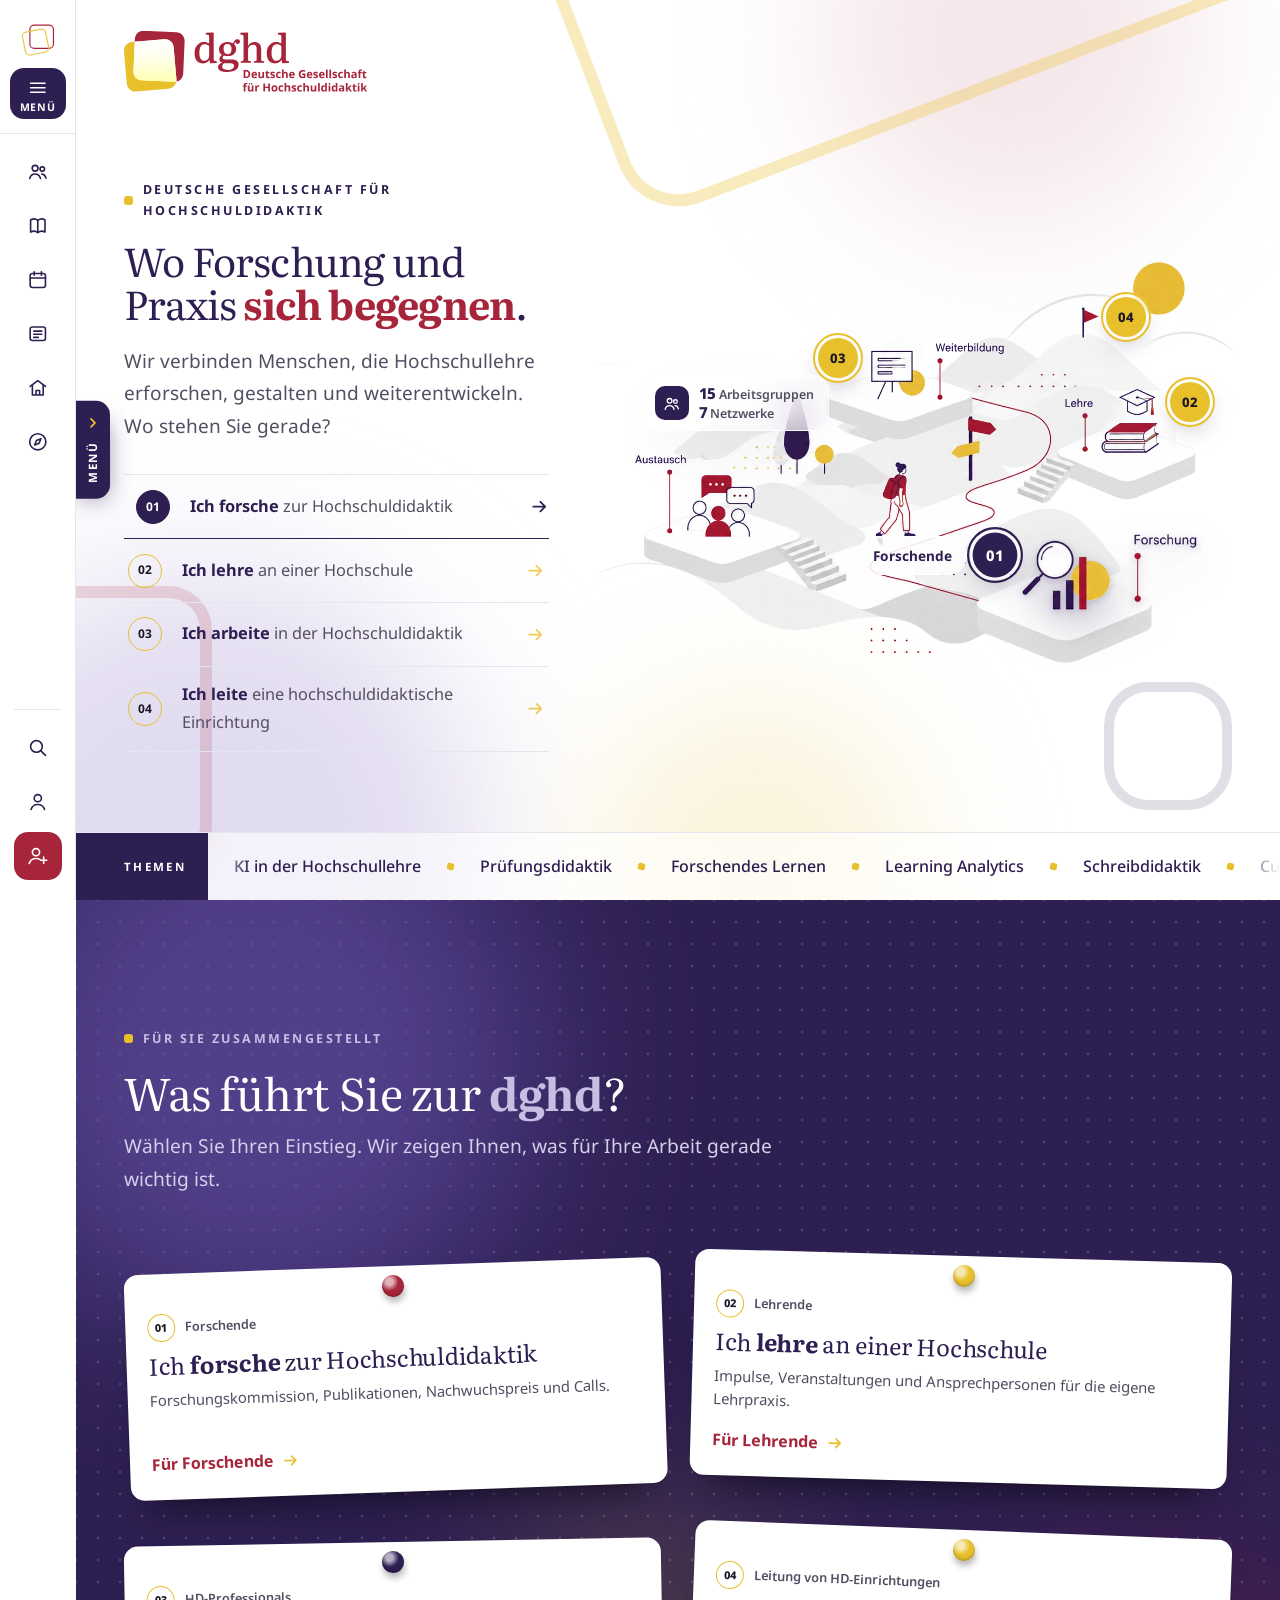
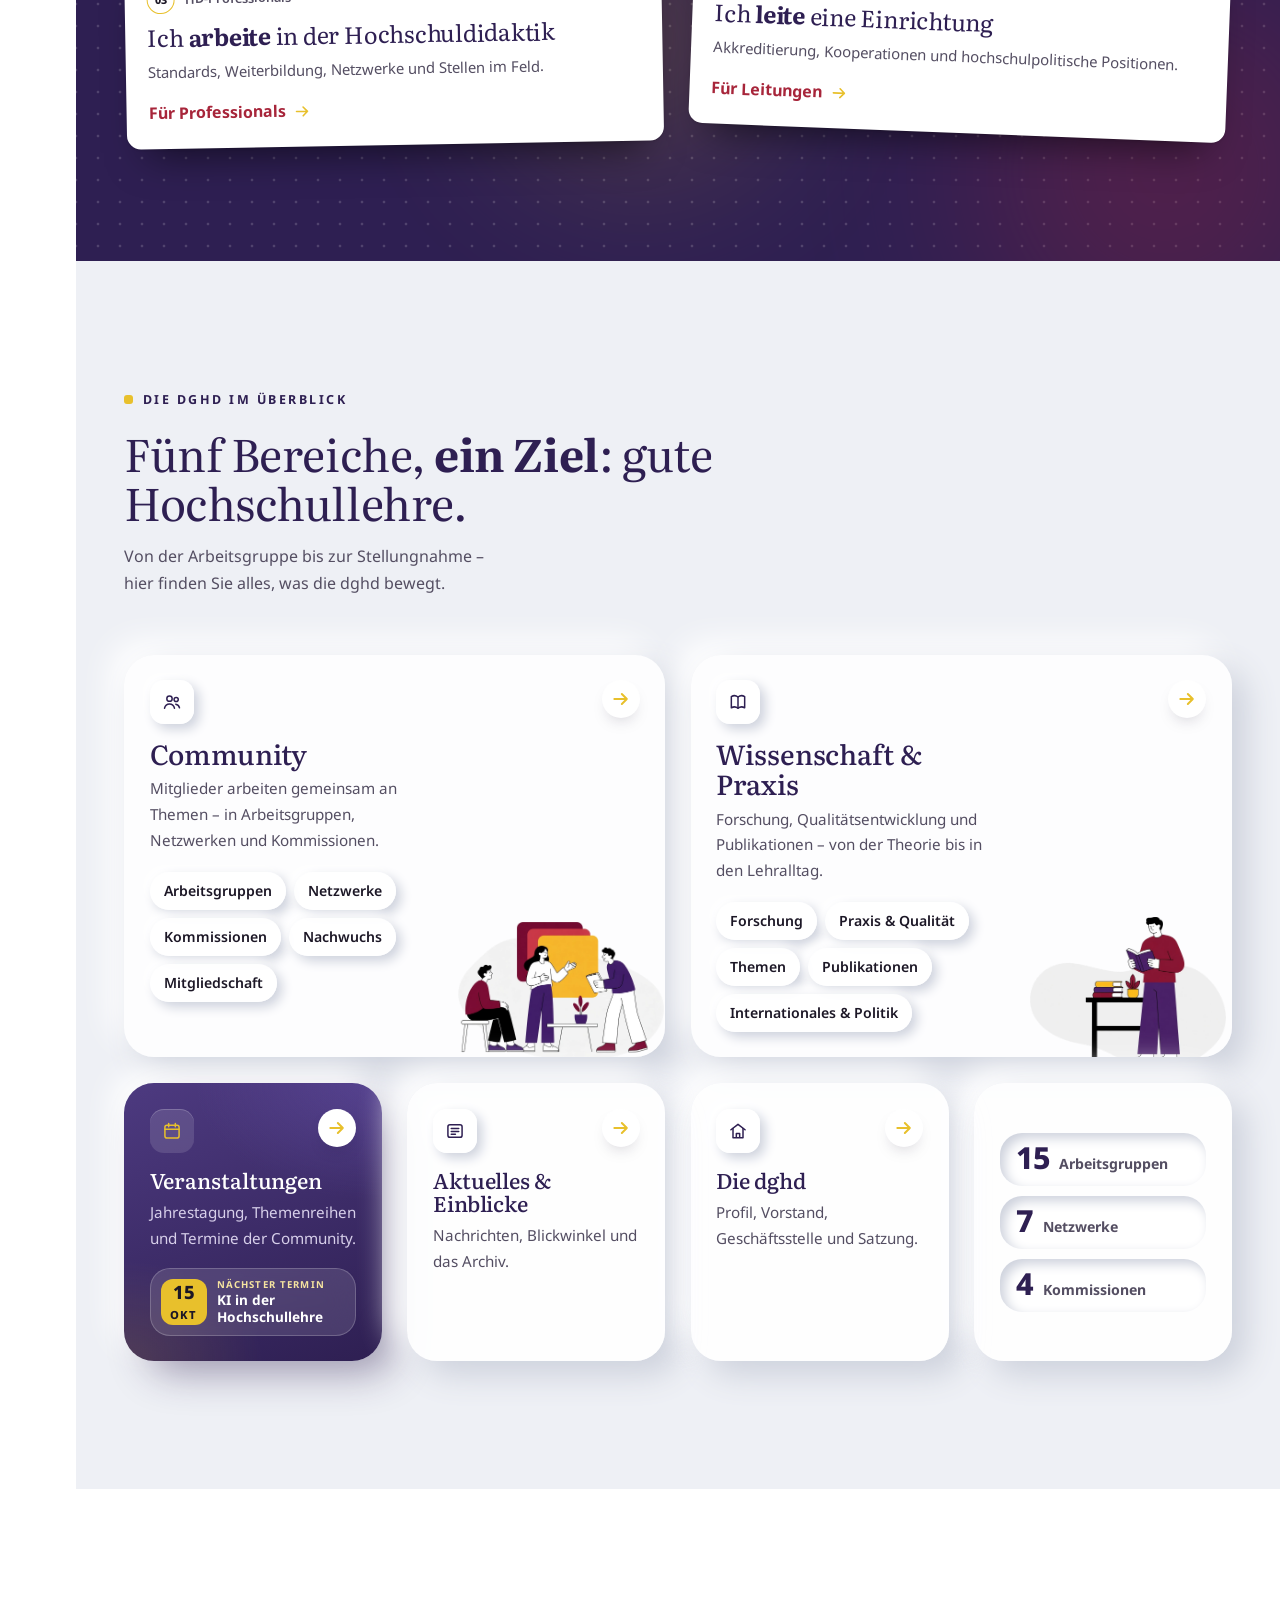
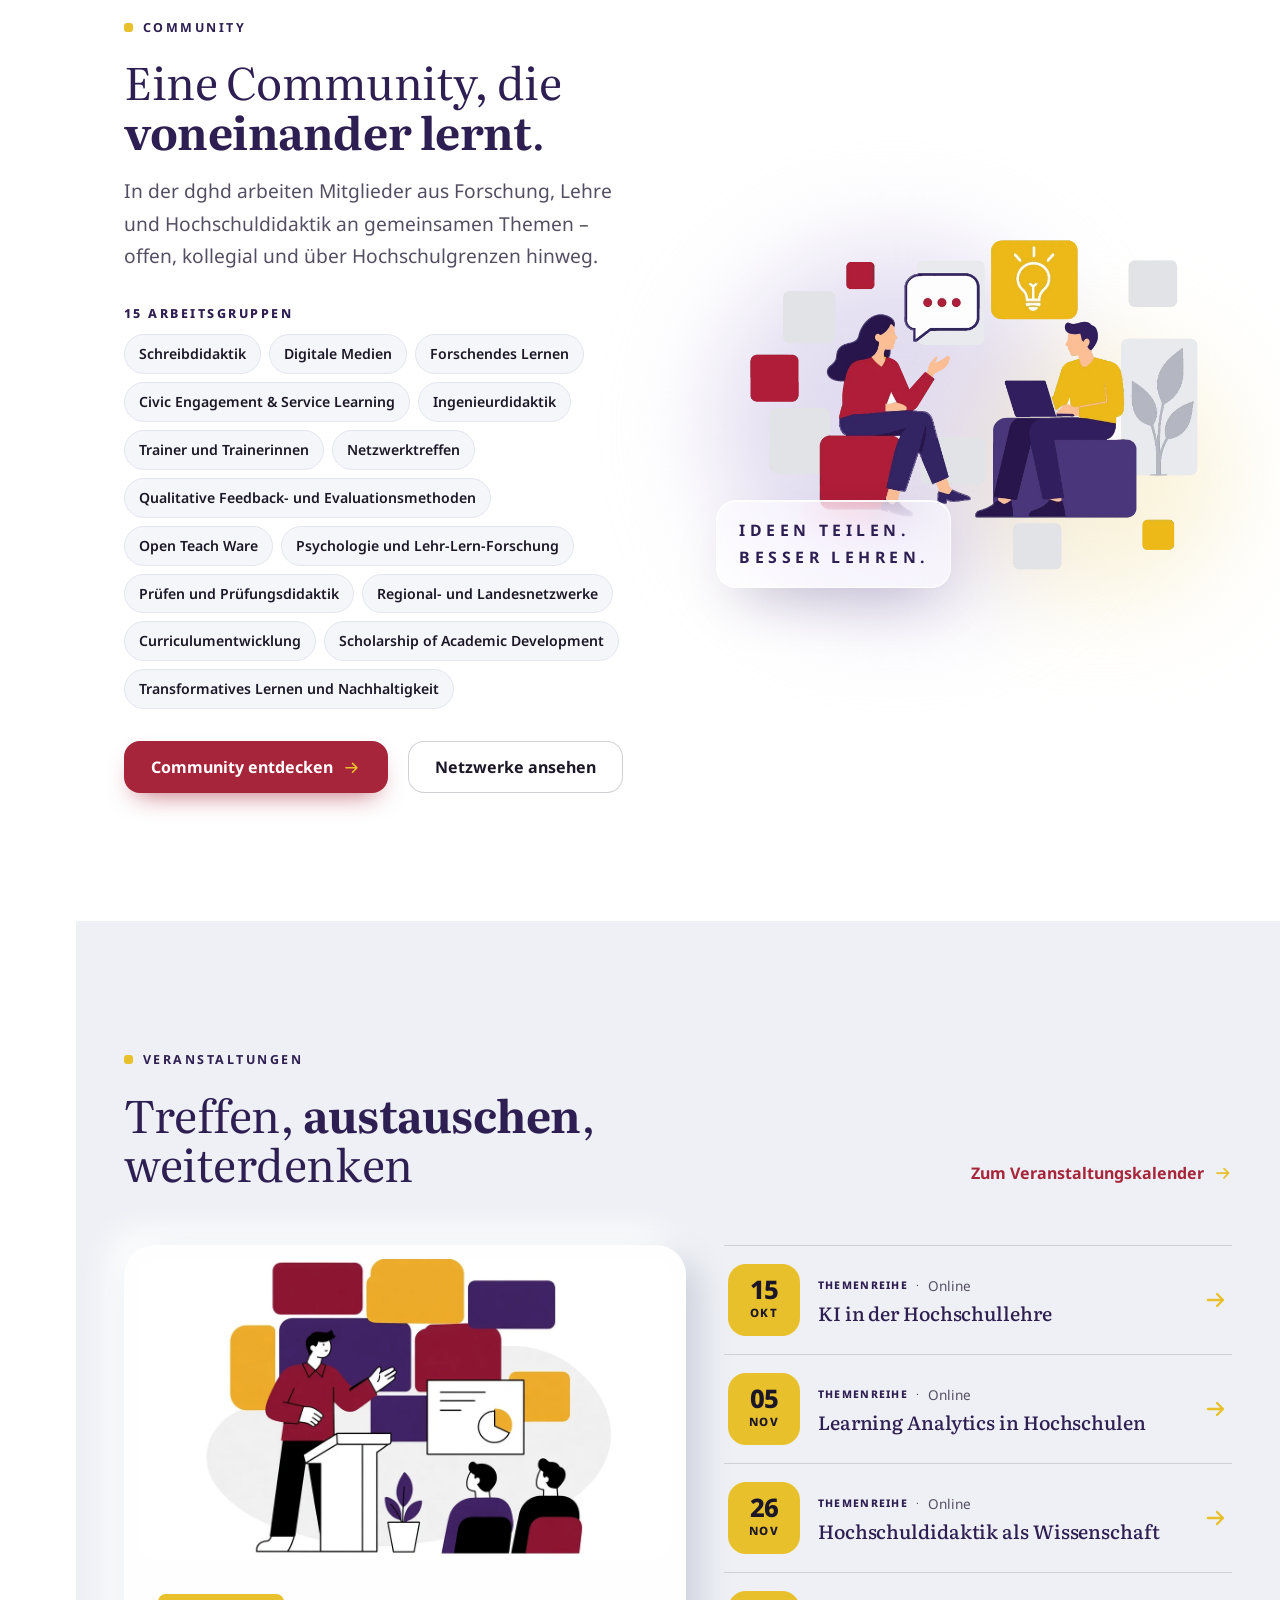
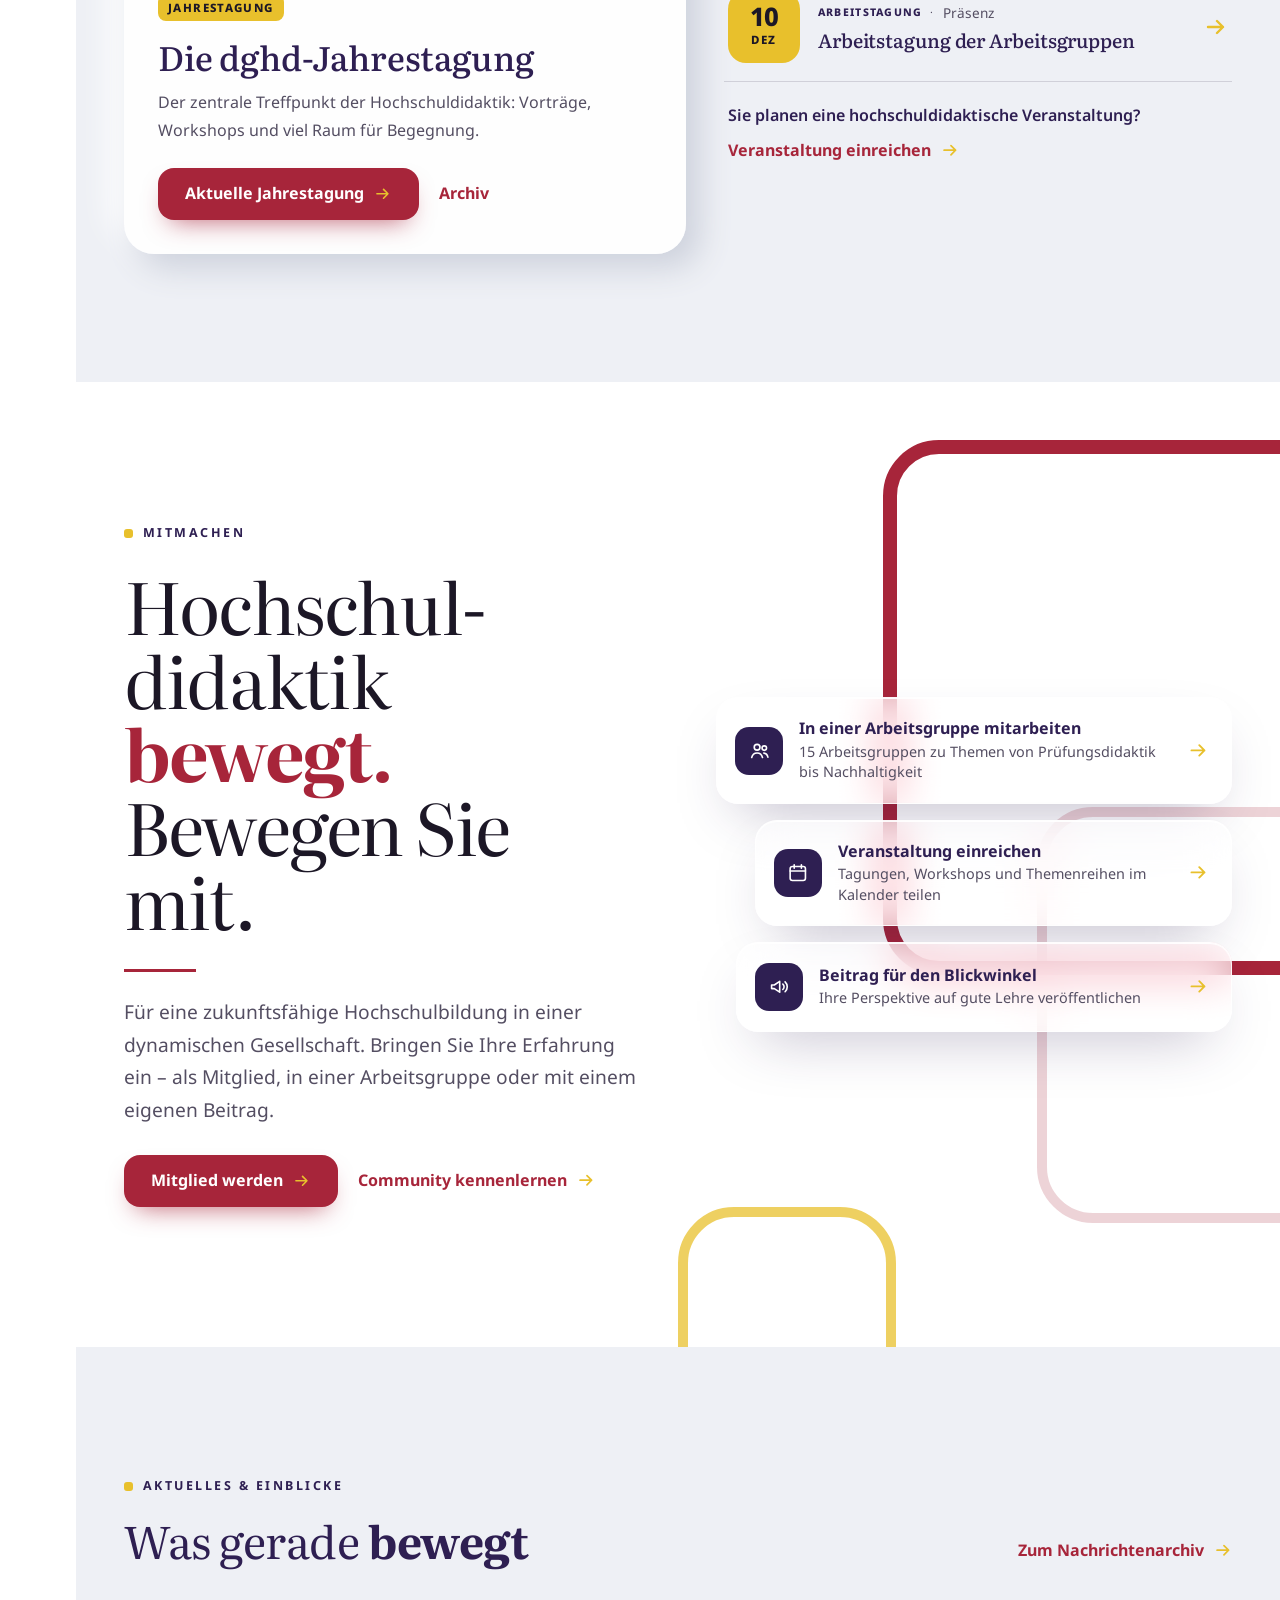
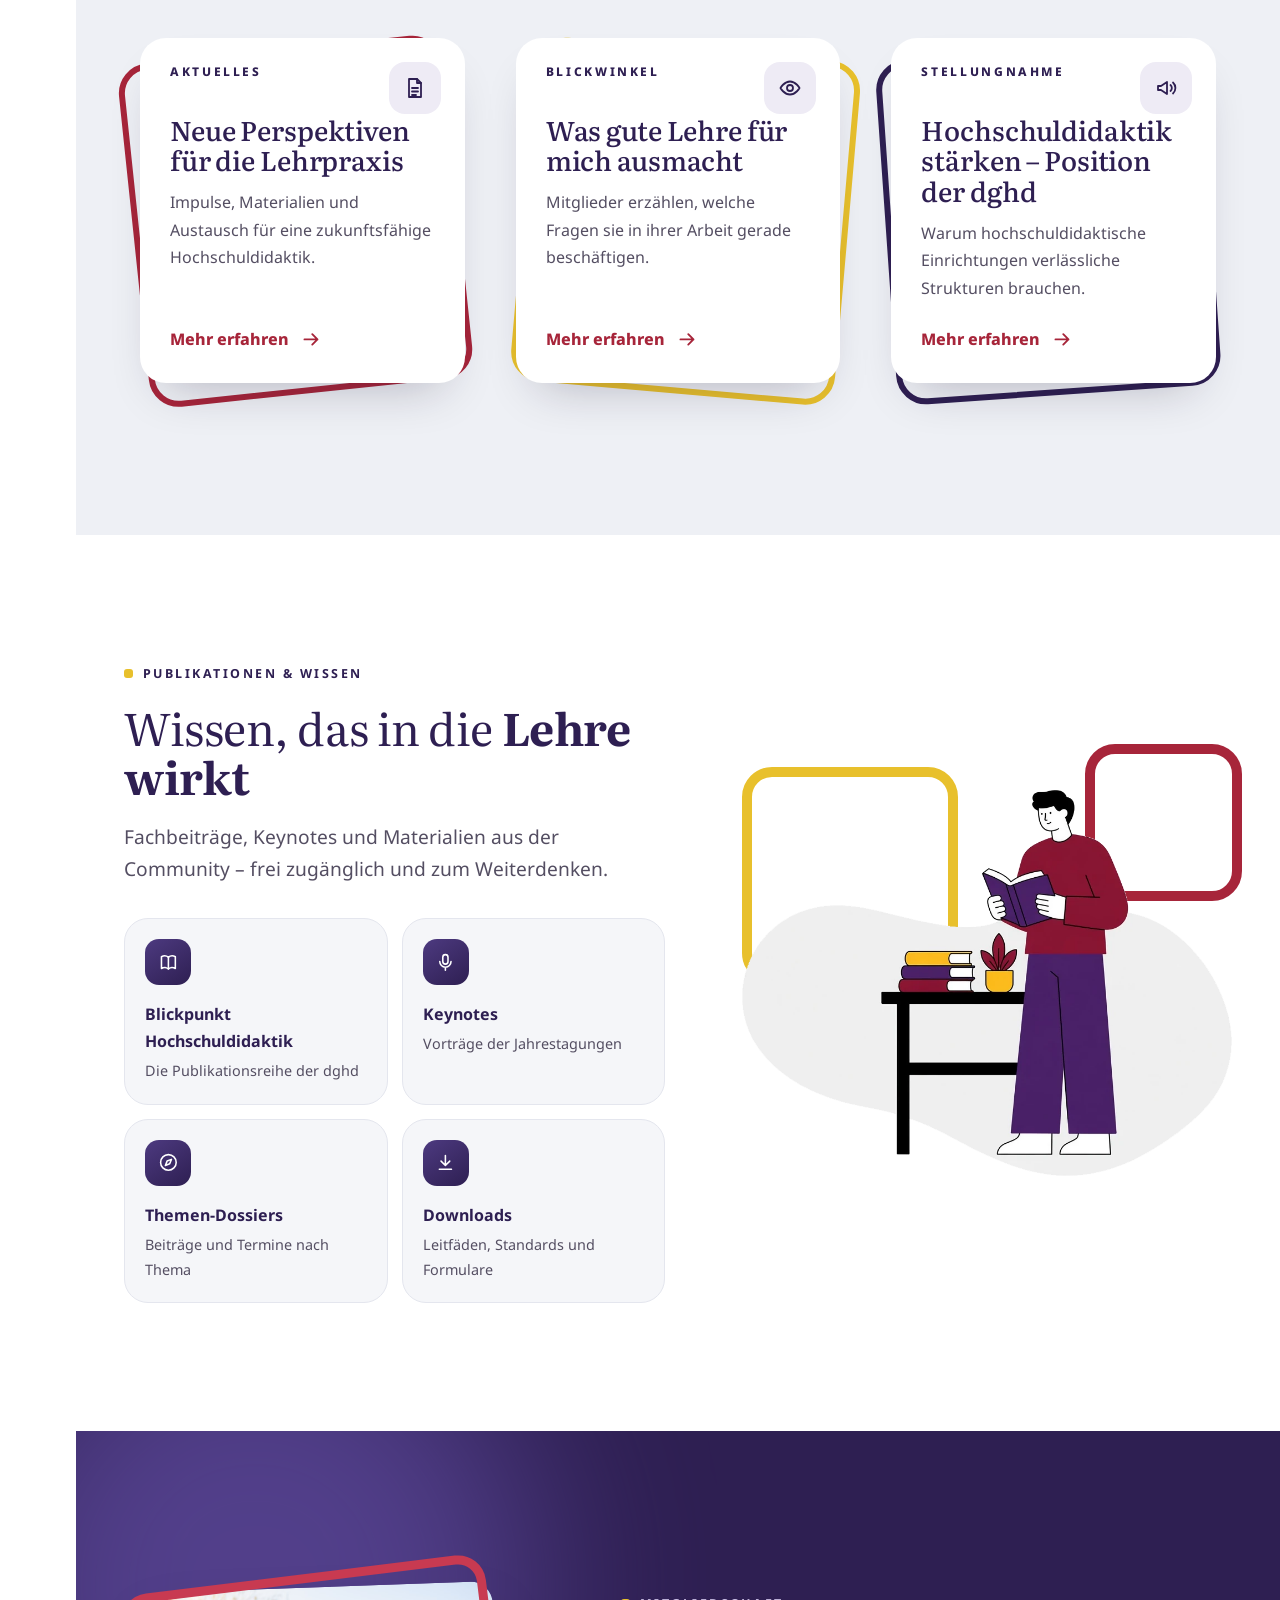
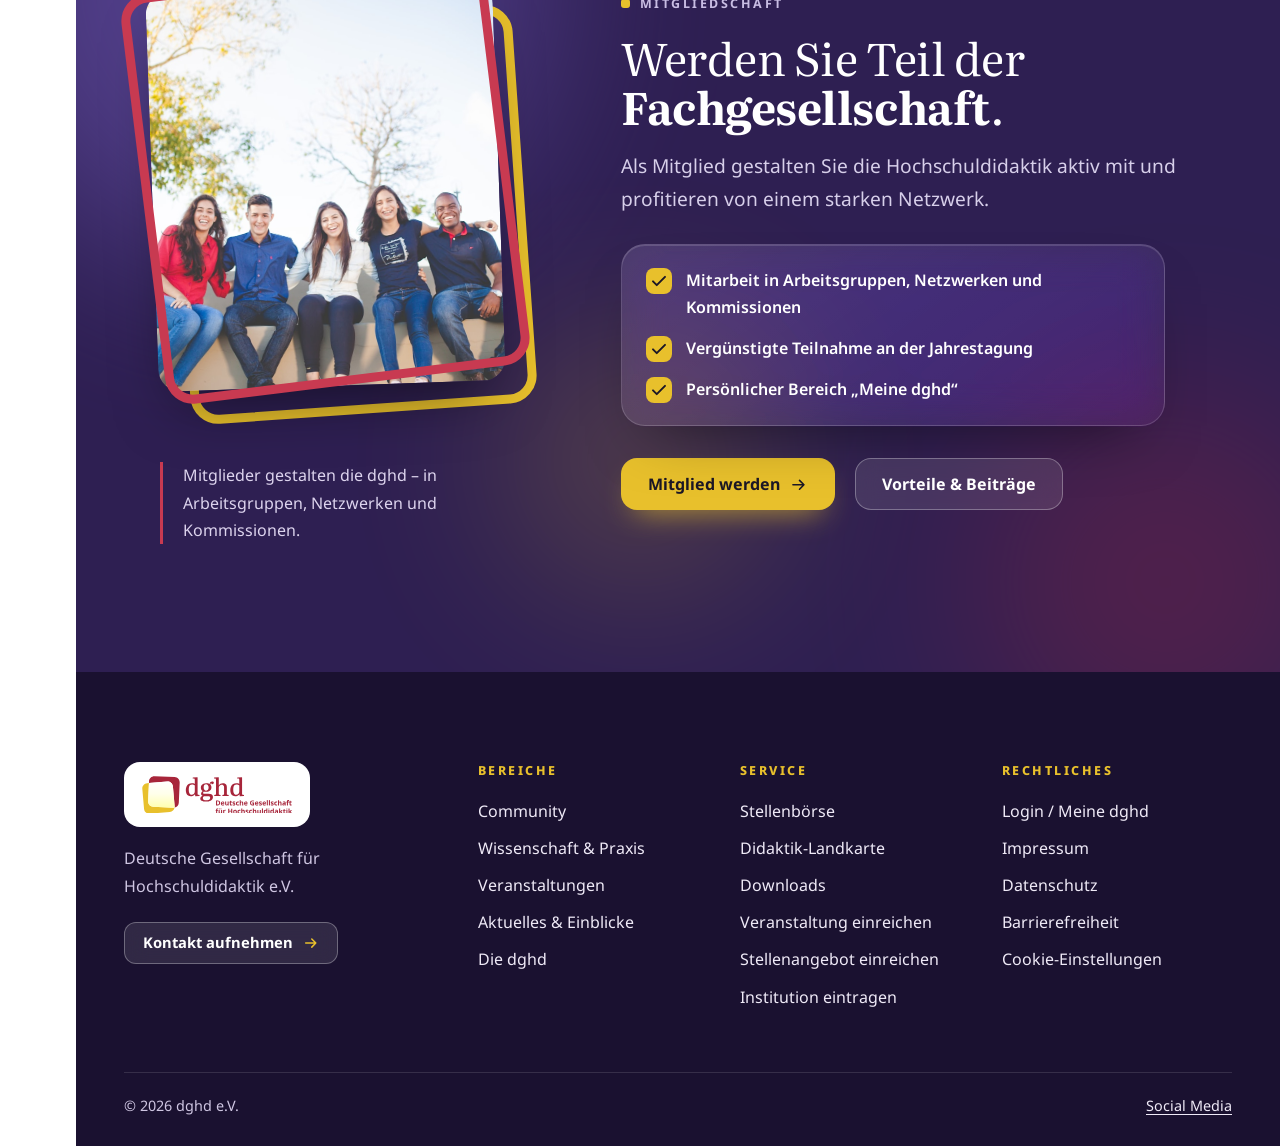
<file: startseite-v3.html>
<!doctype html>
<html lang="de">
<head>
<meta charset="utf-8">
<meta name="viewport" content="width=device-width,initial-scale=1,viewport-fit=cover">
<title>dghd – Wo Forschung und Praxis sich begegnen</title>
<meta name="description" content="Die Deutsche Gesellschaft für Hochschuldidaktik verbindet Menschen, die Hochschullehre erforschen, gestalten und weiterentwickeln.">
<meta name="theme-color" content="#ffffff">
<link rel="icon" href="./Assets/favicon_dghd.svg">
<link rel="preconnect" href="https://fonts.googleapis.com">
<link rel="preconnect" href="https://fonts.gstatic.com" crossorigin>
<link href="https://fonts.googleapis.com/css2?family=Literata:opsz,wght@7..72,400;7..72,500;7..72,700&family=Noto+Sans:wght@300;400;500;600;700;800&display=swap" rel="stylesheet">
<link rel="stylesheet" href="./css/startseite-v3.css?v=12">
<script>document.documentElement.classList.add("js")</script>
<script type="application/ld+json">{"@context":"https://schema.org","@type":"Organization","name":"Deutsche Gesellschaft für Hochschuldidaktik e.V.","alternateName":"dghd","url":"https://www.dghd.de/","logo":"https://www.dghd.de/Assets/dghd2026_bildmarke.svg"}</script>
</head>
<body>

<!-- Icon-Sprite -->
<svg class="sprite" aria-hidden="true" focusable="false">
  <symbol id="i-arrow" viewBox="0 0 24 24"><path d="M4 12h15M13 6l6 6-6 6"/></symbol>
  <symbol id="i-arrow-down" viewBox="0 0 24 24"><path d="M12 4v15M6 13l6 6 6-6"/></symbol>
  <symbol id="i-search" viewBox="0 0 24 24"><circle cx="10.5" cy="10.5" r="6.5"/><path d="m15.5 15.5 5 5"/></symbol>
  <symbol id="i-user" viewBox="0 0 24 24"><circle cx="12" cy="8" r="4"/><path d="M4.5 20.5c1.2-3.8 4-5.5 7.5-5.5s6.3 1.7 7.5 5.5"/></symbol>
  <symbol id="i-close" viewBox="0 0 24 24"><path d="M6 6l12 12M18 6 6 18"/></symbol>
  <symbol id="i-doc" viewBox="0 0 24 24"><path d="M6 3h8l4 4v14H6z"/><path d="M14 3v4h4M9 12h6M9 15.5h6M9 19h4"/></symbol>
  <symbol id="i-eye" viewBox="0 0 24 24"><path d="M2.5 12S6 5.5 12 5.5 21.5 12 21.5 12 18 18.5 12 18.5 2.5 12 2.5 12z"/><circle cx="12" cy="12" r="3"/></symbol>
  <symbol id="i-voice" viewBox="0 0 24 24"><path d="M4 10v4h3l6 4V6L7 10z"/><path d="M16.5 9a4 4 0 0 1 0 6M19 6.5a7.5 7.5 0 0 1 0 11"/></symbol>
  <symbol id="i-book" viewBox="0 0 24 24"><path d="M4 5.5C6.5 4 9.5 4 12 6c2.5-2 5.5-2 8-.5V19c-2.5-1.5-5.5-1.5-8 .5-2.5-2-5.5-2-8-.5z"/><path d="M12 6v13.5"/></symbol>
  <symbol id="i-mic" viewBox="0 0 24 24"><rect x="9" y="3" width="6" height="11" rx="3"/><path d="M5.5 11a6.5 6.5 0 0 0 13 0M12 17.5V21"/></symbol>
  <symbol id="i-check" viewBox="0 0 24 24"><path d="M4 12.5l5 5L20 6.5"/></symbol>
  <symbol id="i-compass" viewBox="0 0 24 24"><circle cx="12" cy="12" r="9"/><path d="m15.5 8.5-2 5-5 2 2-5z"/></symbol>
  <symbol id="i-download" viewBox="0 0 24 24"><path d="M12 4v11M7 10.5l5 5 5-5M5 20h14"/></symbol>
  <symbol id="i-cap" viewBox="0 0 24 24"><path d="M2.5 9 12 4.5 21.5 9 12 13.5z"/><path d="M6.5 11v4.5c1.5 1.7 3.4 2.5 5.5 2.5s4-.8 5.5-2.5V11M21.5 9v5"/></symbol>
  <symbol id="i-board" viewBox="0 0 24 24"><rect x="3.5" y="4" width="17" height="11.5" rx="1.5"/><path d="M7.5 8h6M7.5 11.5h9M9 15.5 7 20.5M15 15.5l2 5"/></symbol>
  <symbol id="i-flag" viewBox="0 0 24 24"><path d="M5.5 21V3.5"/><path d="M5.5 4h11l-2.5 4 2.5 4h-11"/></symbol>
  <symbol id="i-people" viewBox="0 0 24 24"><circle cx="9" cy="8" r="3.2"/><path d="M3 19.5c.8-3.3 3.1-5 6-5s5.2 1.7 6 5"/><circle cx="17" cy="9" r="2.5"/><path d="M16.5 14.6c2.3.2 3.9 1.7 4.5 4.4"/></symbol>
  <symbol id="i-calendar" viewBox="0 0 24 24"><rect x="3.5" y="5" width="17" height="15.5" rx="2.5"/><path d="M3.5 10h17M8 3v4M16 3v4"/></symbol>
  <symbol id="i-news" viewBox="0 0 24 24"><rect x="3.5" y="4.5" width="17" height="15" rx="2.5"/><path d="M7.5 9h9M7.5 12.5h9M7.5 16h5"/></symbol>
  <symbol id="i-chev" viewBox="0 0 24 24"><path d="m9 6 6 6-6 6"/></symbol>
  <symbol id="i-burger" viewBox="0 0 24 24"><path d="M4 7h16M4 12h16M4 17h16"/></symbol>
  <symbol id="i-join" viewBox="0 0 24 24"><circle cx="10" cy="8" r="4"/><path d="M2.5 20.5c1.2-3.8 4-5.5 7.5-5.5 1.6 0 3 .3 4.2 1M18.5 13.5v7M15 17h7"/></symbol>
  <symbol id="i-home" viewBox="0 0 24 24"><path d="M3.5 10.5 12 4l8.5 6.5"/><path d="M6 9v11h12V9M10 20v-5h4v5"/></symbol>
</svg>

<a class="skip-link" href="#inhalt">Zum Inhalt springen</a>


<dialog class="search" data-search-dialog aria-label="Suche">
  <form action="https://www.dghd.de/" method="get" role="search">
    <label for="q">Was möchten Sie finden?</label>
    <div class="search__row">
      <input id="q" name="s" type="search" placeholder="z. B. Prüfungsdidaktik, Jahrestagung, Stellenbörse" autocomplete="off">
      <button class="btn btn--primary" type="submit">Suchen</button>
    </div>
  </form>
  <button class="icon-btn search__close" type="button" data-search-close aria-label="Suche schließen"><svg><use href="#i-close"/></svg></button>
</dialog>

<div class="app">
  <!-- ============ Kopfleiste: Menü-Knopf öffnet die Navigation als Schublade ============ -->
  <header class="topbar">
    <div class="topbar__inner">
      <button class="topbar__menu" type="button" data-sidebar-toggle aria-expanded="false" aria-controls="sidebar"><svg aria-hidden="true"><use href="#i-burger"/></svg><span>Menü</span></button>
      <a class="brand logo-crop" href="./startseite-v3.html">
        <img src="./Assets/dghd2026_bildmarke.svg" alt="dghd – Deutsche Gesellschaft für Hochschuldidaktik, zur Startseite" width="246" height="123">
      </a>
      <div class="topbar__tools">
        <button class="icon-btn" type="button" data-search-open aria-label="Suche öffnen"><svg aria-hidden="true"><use href="#i-search"/></svg></button>
        <a class="icon-btn icon-btn--label" href="https://www.dghd.de/login/"><svg aria-hidden="true"><use href="#i-user"/></svg><span>Login</span></a>
        <a class="btn btn--primary btn--sm topbar__cta" href="https://www.dghd.de/community/mitglied-werden/">Mitglied werden</a>
      </div>
    </div>
  </header>

  <!-- ============ Schmale Leiste links (Desktop, immer sichtbar) ============ -->
  <nav class="rail" aria-label="Schnellzugriff Navigation">
    <a class="rail__mark" href="./startseite-v3.html" aria-label="dghd – zur Startseite"><img src="./Assets/favicon_dghd.svg" alt="" width="36" height="34"></a>
    <button class="rail__btn rail__menu" type="button" data-sidebar-toggle aria-expanded="false" aria-controls="sidebar"><svg aria-hidden="true"><use href="#i-burger"/></svg><span class="rail__caption">Menü</span></button>
    <ul class="rail__list">
      <li><button class="rail__btn" type="button" data-rail-open="1" aria-controls="sidebar"><svg aria-hidden="true"><use href="#i-people"/></svg><span class="rail__label">Community</span></button></li>
      <li><button class="rail__btn" type="button" data-rail-open="2" aria-controls="sidebar"><svg aria-hidden="true"><use href="#i-book"/></svg><span class="rail__label">Wissenschaft &amp; Praxis</span></button></li>
      <li><button class="rail__btn" type="button" data-rail-open="3" aria-controls="sidebar"><svg aria-hidden="true"><use href="#i-calendar"/></svg><span class="rail__label">Veranstaltungen</span></button></li>
      <li><button class="rail__btn" type="button" data-rail-open="4" aria-controls="sidebar"><svg aria-hidden="true"><use href="#i-news"/></svg><span class="rail__label">Aktuelles &amp; Einblicke</span></button></li>
      <li><button class="rail__btn" type="button" data-rail-open="5" aria-controls="sidebar"><svg aria-hidden="true"><use href="#i-home"/></svg><span class="rail__label">Die dghd</span></button></li>
      <li><button class="rail__btn" type="button" data-rail-open="6" aria-controls="sidebar"><svg aria-hidden="true"><use href="#i-compass"/></svg><span class="rail__label">Service</span></button></li>
    </ul>
    <div class="rail__foot">
      <button class="rail__btn" type="button" data-search-open><svg aria-hidden="true"><use href="#i-search"/></svg><span class="rail__label">Suche</span></button>
      <a class="rail__btn" href="https://www.dghd.de/login/"><svg aria-hidden="true"><use href="#i-user"/></svg><span class="rail__label">Login / Meine dghd</span></a>
      <a class="rail__btn rail__join" href="https://www.dghd.de/community/mitglied-werden/"><svg aria-hidden="true"><use href="#i-join"/></svg><span class="rail__label">Mitglied werden</span></a>
    </div>
  </nav>

  <!-- Reiter am Rand der schmalen Leiste (Desktop): öffnet die Navigation -->
  <button class="nav-tab" type="button" data-sidebar-toggle aria-expanded="false" aria-controls="sidebar"><svg aria-hidden="true"><use href="#i-chev"/></svg><span>Menü</span></button>

  <!-- ============ Seitenleiste (Navigation nach Sitemap V2) ============ -->
  <aside class="sidebar" id="sidebar" data-sidebar aria-label="Navigation">
    <div class="sidebar__bar">
      <a class="sidebar__mark" href="./startseite-v3.html" aria-label="dghd – zur Startseite"><img src="./Assets/favicon_dghd.svg" alt="" width="36" height="34"></a>
      <a class="brand logo-crop" href="./startseite-v3.html">
        <img src="./Assets/dghd2026_bildmarke.svg" alt="dghd – Deutsche Gesellschaft für Hochschuldidaktik, zur Startseite" width="246" height="123">
      </a>
      <button class="icon-btn sidebar__close" type="button" data-sidebar-close aria-label="Navigation schließen"><svg aria-hidden="true"><use href="#i-close"/></svg></button>
    </div>
    <div class="sidebar__panel" id="sidebar-panel">
      <button class="sidebar__search" type="button" data-search-open><svg aria-hidden="true"><use href="#i-search"/></svg>Suchen auf dghd.de</button>
      <div class="sidebar__filter" role="group" aria-labelledby="sn-filter-label">
        <span id="sn-filter-label">Zeigen für</span>
        <button type="button" data-zg-filter="" aria-pressed="true">Alle</button>
        <button type="button" data-zg-filter="L" aria-pressed="false">Lehrende</button>
        <button type="button" data-zg-filter="F" aria-pressed="false">Forschende</button>
        <button type="button" data-zg-filter="P" aria-pressed="false">HD-Professionals</button>
        <button type="button" data-zg-filter="M" aria-pressed="false">Leitungen</button>
      </div>
      <nav class="sidenav" aria-label="Hauptnavigation" data-sidenav>
        <ul class="sn-list">
          <li data-zg="" data-kind="fan">
            <button class="sn-toggle" type="button" aria-expanded="false" aria-controls="sn-1"><span>Community</span><svg class="sn-chev" aria-hidden="true"><use href="#i-chev"/></svg></button>
            <ul class="sn-sub sn-sub--fan" id="sn-1" style="--lvl:1" hidden>
              <li class="sn-head" aria-hidden="false"><a href="https://www.dghd.de/community/">Community <small>Zur Übersicht</small></a></li>
              <li data-zg=""><a href="https://www.dghd.de/community/">Community im Überblick</a></li>
              <li data-zg="" data-kind="fan">
                <button class="sn-toggle" type="button" aria-expanded="false" aria-controls="sn-2"><span>Arbeitsgruppen</span><svg class="sn-chev" aria-hidden="true"><use href="#i-chev"/></svg></button>
                <ul class="sn-sub sn-sub--fan" id="sn-2" style="--lvl:2" hidden>
                  <li class="sn-head" aria-hidden="false"><a href="https://www.dghd.de/community/arbeitsgruppen/">Arbeitsgruppen <small>Zur Übersicht</small></a></li>
                  <li data-zg="LFP"><a href="https://www.dghd.de/community/arbeitsgruppen/ag-civic-engagement-und-service-learning/">AG Civic Engagement und Service Learning</a></li>
                  <li data-zg="LFP"><a href="https://www.dghd.de/community/arbeitsgruppen/ag-curriculumentwicklung/">AG Curriculumentwicklung</a></li>
                  <li data-zg="LFP"><a href="https://www.dghd.de/community/arbeitsgruppen/ag-digitale-medien-und-hochschuldidaktik/">AG Digitale Medien und Hochschuldidaktik</a></li>
                  <li data-zg="LFP"><a href="https://www.dghd.de/community/arbeitsgruppen/ag-forschendes-lernen/">AG Forschendes Lernen</a></li>
                  <li data-zg="LFP"><a href="https://www.dghd.de/community/arbeitsgruppen/community-arbeitsgruppen-ag-hochschuldidaktische-regional-und-landesnetzwerke/">AG Hochschuldidaktische Regional- und Landesnetzwerke</a></li>
                  <li data-zg="LFP"><a href="https://www.dghd.de/community/arbeitsgruppen/ag-ingenieurdidaktik/">AG Ingenieurdidaktik</a></li>
                  <li data-zg="LFP"><a href="https://www.dghd.de/community/arbeitsgruppen/ag-open-teach-ware-lehrportale/">AG Open Teach Ware, Lehrportale</a></li>
                  <li data-zg="LFP"><a href="https://www.dghd.de/community/arbeitsgruppen/ag-pruefen-und-pruefungsdidaktik/">AG Prüfen und Prüfungsdidaktik</a></li>
                  <li data-zg="LFP"><a href="https://www.dghd.de/community/arbeitsgruppen/ag-psychologie-und-lehr-lern-forschung/">AG Psychologie und Lehr-Lern-Forschung</a></li>
                  <li data-zg="LFP"><a href="https://www.dghd.de/community/arbeitsgruppen/g-qualitative-feedback-und-evaluationsmethoden/">AG Qualitative Feedback- und Evaluationsmethoden</a></li>
                  <li data-zg="LFP"><a href="https://www.dghd.de/community/arbeitsgruppen/ag-scholarship-of-academic-development/">AG Scholarship of Academic Development</a></li>
                  <li data-zg="LFP"><a href="https://www.dghd.de/community/arbeitsgruppen/ag-schreibdidaktik-in-der-hochschuldidaktik/">AG Schreibdidaktik in der Hochschuldidaktik</a></li>
                  <li data-zg="LFP"><a href="https://www.dghd.de/community/arbeitsgruppen/ag-trainer-und-trainerinnen/">AG Trainer und Trainerinnen</a></li>
                  <li data-zg="LFP"><a href="https://www.dghd.de/community/arbeitsgruppen/ag-transformatives-lernen-und-nachhaltigkeit/">AG Transformatives Lernen und Nachhaltigkeit</a></li>
                  <li data-zg="P"><a href="https://www.dghd.de/community/projektgruppen/">Projektgruppe zum beruflichen Selbstverständnis</a></li>
                </ul>
              </li>
              <li data-zg="" data-kind="fan">
                <button class="sn-toggle" type="button" aria-expanded="false" aria-controls="sn-3"><span>Netzwerke</span><svg class="sn-chev" aria-hidden="true"><use href="#i-chev"/></svg></button>
                <ul class="sn-sub sn-sub--fan" id="sn-3" style="--lvl:2" hidden>
                  <li class="sn-head" aria-hidden="false"><a href="https://www.dghd.de/community/netzwerke/">Netzwerke <small>Zur Übersicht</small></a></li>
                  <li data-zg="F"><a href="https://www.dghd.de/community/netzwerke/promovierenden-netzwerk/">Promovierenden-Netzwerk</a></li>
                  <li data-zg="LP"><a href="https://www.dghd.de/community/netzwerke/netzwerk-tutorienarbeit-an-hochschulen/">Netzwerk Tutorienarbeit an Hochschulen</a></li>
                  <li data-zg="LF"><a href="https://www.dghd.de/community/netzwerke/netzwerk-theologie-und-hochschuldidaktik/">Netzwerk Theologie und Hochschuldidaktik</a></li>
                  <li data-zg="LPM"><a href="https://www.dghd.de/community/netzwerke/netzwerk-fachhochschulen-haws/">Netzwerk Fachhochschulen / HAWs</a></li>
                  <li data-zg="LPM"><a href="#">Netzwerk Orientierungs(studien)programme</a></li>
                  <li data-zg="LP"><a href="#">Heterogenität und Interkulturalität</a></li>
                  <li data-zg="PM"><a href="#">Netzwerktreffen der Hochschuldidaktik in Deutschland</a></li>
                </ul>
              </li>
              <li data-zg="" data-kind="fan">
                <button class="sn-toggle" type="button" aria-expanded="false" aria-controls="sn-4"><span>Kommissionen</span><svg class="sn-chev" aria-hidden="true"><use href="#i-chev"/></svg></button>
                <ul class="sn-sub sn-sub--fan" id="sn-4" style="--lvl:2" hidden>
                  <li class="sn-head" aria-hidden="false"><a href="https://www.dghd.de/die-dghd/kommissionen/">Kommissionen <small>Zur Übersicht</small></a></li>
                  <li data-zg="F"><a href="https://www.dghd.de/community/forschungskommission/">Forschungskommission</a></li>
                  <li data-zg="LP"><a href="https://www.dghd.de/community/weiterbildungskommission/">Weiterbildungskommission</a></li>
                  <li data-zg="PM" data-kind="fan">
                    <button class="sn-toggle" type="button" aria-expanded="false" aria-controls="sn-5"><span>Akkreditierungskommission (AKKO)</span><svg class="sn-chev" aria-hidden="true"><use href="#i-chev"/></svg></button>
                    <ul class="sn-sub sn-sub--fan" id="sn-5" style="--lvl:3" hidden>
                      <li class="sn-head" aria-hidden="false"><a href="https://www.dghd.de/community/akkreditierungskommission/">Akkreditierungskommission (AKKO) <small>Zur Übersicht</small></a></li>
                      <li data-zg="PM"><a href="https://www.dghd.de/community/akkreditierungskommission/ziele-der-akko/">Ziele der AKKO</a></li>
                      <li data-zg="PM"><a href="https://www.dghd.de/community/akkreditierungskommission/einladung-zur-teilnahme/">Einladung zur Teilnahme</a></li>
                      <li data-zg="PM"><a href="https://www.dghd.de/community/akkreditierungskommission/verfahren-der-akko/">Auftrag und Verfahren</a></li>
                      <li data-zg="LPM"><a href="https://www.dghd.de/community/akkreditierungskommission/dghd-akkreditiert/">Akkreditierte Personen</a></li>
                      <li data-zg="LPM"><a href="https://www.dghd.de/community/akkreditierungskommission/akkreditierte-programme/">Akkreditierte Programme und Einrichtungen</a></li>
                      <li data-zg="PM"><a href="https://www.dghd.de/community/akkreditierungskommission/kontakt-zur-akko/">Kontakt zur AKKO</a></li>
                      <li data-zg="PM"><a href="https://www.dghd.de/community/akkreditierungskommission/akko-downloads/">AKKO-Downloads</a></li>
                    </ul>
                  </li>
                  <li data-zg=""><a href="https://www.dghd.de/community/kommunikation-und-oeffentlichkeitsarbeit/">Kommunikation und Öffentlichkeitsarbeit</a></li>
                </ul>
              </li>
              <li data-zg="F" data-kind="inline">
                <button class="sn-toggle" type="button" aria-expanded="false" aria-controls="sn-6"><span>Nachwuchs</span><svg class="sn-chev" aria-hidden="true"><use href="#i-chev"/></svg></button>
                <ul class="sn-sub sn-sub--inline" id="sn-6" style="--lvl:1" hidden>
                  <li data-zg="F"><a href="https://www.dghd.de/community/netzwerke/promovierenden-netzwerk/">Promovierenden-Netzwerk</a></li>
                  <li data-zg="F"><a href="https://www.dghd.de/die-dghd/nachwuchspreis/">dghd-Nachwuchspreis</a></li>
                </ul>
              </li>
              <li data-zg=""><a href="https://www.dghd.de/community/kooperationen/">Kooperationen</a></li>
              <li data-zg="" data-kind="inline">
                <button class="sn-toggle" type="button" aria-expanded="false" aria-controls="sn-7"><span>Mitgliedschaft</span><svg class="sn-chev" aria-hidden="true"><use href="#i-chev"/></svg></button>
                <ul class="sn-sub sn-sub--inline" id="sn-7" style="--lvl:1" hidden>
                  <li data-zg=""><a href="https://www.dghd.de/community/mitglied-werden/">Mitglied werden</a></li>
                  <li data-zg=""><a href="#">Vorteile und Mitgliedsbeiträge</a></li>
                  <li data-zg=""><a href="https://www.dghd.de/login/">Meine dghd (Login)</a></li>
                </ul>
              </li>
            </ul>
          </li>
          <li data-zg="" data-kind="fan">
            <button class="sn-toggle" type="button" aria-expanded="false" aria-controls="sn-8"><span>Wissenschaft &amp; Praxis</span><svg class="sn-chev" aria-hidden="true"><use href="#i-chev"/></svg></button>
            <ul class="sn-sub sn-sub--fan" id="sn-8" style="--lvl:1" hidden>
              <li class="sn-head" aria-hidden="false"><a href="https://www.dghd.de/forschung/">Wissenschaft &amp; Praxis <small>Zur Übersicht</small></a></li>
              <li data-zg=""><a href="https://www.dghd.de/forschung/">Wissenschaft &amp; Praxis im Überblick</a></li>
              <li data-zg="F" data-kind="inline">
                <button class="sn-toggle" type="button" aria-expanded="false" aria-controls="sn-9"><span>Forschung</span><svg class="sn-chev" aria-hidden="true"><use href="#i-chev"/></svg></button>
                <ul class="sn-sub sn-sub--inline" id="sn-9" style="--lvl:1" hidden>
                  <li data-zg="F"><a href="https://www.dghd.de/forschung/">Hochschuldidaktische Forschung</a></li>
                  <li data-zg="F"><a href="https://www.dghd.de/community/forschungskommission/">Forschungskommission</a></li>
                  <li data-zg="F"><a href="#">Nachwuchsförderung</a></li>
                </ul>
              </li>
              <li data-zg="LPM" data-kind="inline">
                <button class="sn-toggle" type="button" aria-expanded="false" aria-controls="sn-10"><span>Praxis &amp; Qualitätsentwicklung</span><svg class="sn-chev" aria-hidden="true"><use href="#i-chev"/></svg></button>
                <ul class="sn-sub sn-sub--inline" id="sn-10" style="--lvl:1" hidden>
                  <li data-zg="LPM"><a href="https://www.dghd.de/praxis/standards-fuer-die-praxis/">Standards für die Praxis</a></li>
                  <li data-zg="LP"><a href="https://www.dghd.de/community/weiterbildungskommission/">Weiterbildungskommission</a></li>
                  <li data-zg="PM" data-kind="fan">
                    <button class="sn-toggle" type="button" aria-expanded="false" aria-controls="sn-11"><span>Akkreditierung (AKKO)</span><svg class="sn-chev" aria-hidden="true"><use href="#i-chev"/></svg></button>
                    <ul class="sn-sub sn-sub--fan" id="sn-11" style="--lvl:2" hidden>
                      <li class="sn-head" aria-hidden="false"><a href="https://www.dghd.de/community/akkreditierungskommission/">Akkreditierung (AKKO) <small>Zur Übersicht</small></a></li>
                      <li data-zg="PM"><a href="https://www.dghd.de/community/akkreditierungskommission/ziele-der-akko/">Ziele der AKKO</a></li>
                      <li data-zg="PM"><a href="https://www.dghd.de/community/akkreditierungskommission/einladung-zur-teilnahme/">Einladung zur Teilnahme</a></li>
                      <li data-zg="PM"><a href="https://www.dghd.de/community/akkreditierungskommission/verfahren-der-akko/">Auftrag und Verfahren</a></li>
                      <li data-zg="LPM"><a href="https://www.dghd.de/community/akkreditierungskommission/dghd-akkreditiert/">Akkreditierte Personen</a></li>
                      <li data-zg="LPM"><a href="https://www.dghd.de/community/akkreditierungskommission/akkreditierte-programme/">Akkreditierte Programme und Einrichtungen</a></li>
                      <li data-zg="PM"><a href="https://www.dghd.de/community/akkreditierungskommission/kontakt-zur-akko/">Kontakt zur AKKO</a></li>
                      <li data-zg="PM"><a href="https://www.dghd.de/community/akkreditierungskommission/akko-downloads/">AKKO-Downloads</a></li>
                    </ul>
                  </li>
                </ul>
              </li>
              <li data-zg="" data-kind="fan">
                <button class="sn-toggle" type="button" aria-expanded="false" aria-controls="sn-12"><span>Themen</span><svg class="sn-chev" aria-hidden="true"><use href="#i-chev"/></svg></button>
                <ul class="sn-sub sn-sub--fan" id="sn-12" style="--lvl:2" hidden>
                  <li class="sn-head" aria-hidden="false"><span>Themen</span></li>
                  <li data-zg=""><a href="#">Themenübersicht</a></li>
                  <li data-zg="LFP"><a href="https://www.dghd.de/themenreihe-gesellschaftliche-bildung-in-der-hochschuldidaktik/">Gesellschaftliche Bildung in der Hochschuldidaktik</a></li>
                  <li data-zg="F"><a href="https://www.dghd.de/dghd-themenreihe-hochschuldidaktik-als-wissenschaft/">Hochschuldidaktik als Wissenschaft</a></li>
                  <li data-zg="LF"><a href="https://www.dghd.de/dghd-themenreihe-learning-analytics-in-hochschulen/">Learning Analytics in Hochschulen</a></li>
                  <li data-zg="LP"><a href="https://www.dghd.de/praxis/veranstaltungskalender/dghd-themenreihe-ki-in-der-hochschullehre/">KI in der Hochschullehre</a></li>
                </ul>
              </li>
              <li data-zg="" data-kind="fan">
                <button class="sn-toggle" type="button" aria-expanded="false" aria-controls="sn-13"><span>Publikationen &amp; Wissen</span><svg class="sn-chev" aria-hidden="true"><use href="#i-chev"/></svg></button>
                <ul class="sn-sub sn-sub--fan" id="sn-13" style="--lvl:2" hidden>
                  <li class="sn-head" aria-hidden="true"><span>Publikationen &amp; Wissen</span></li>
                  <li data-zg="F"><a href="https://www.dghd.de/die-dghd/blickpunkt-hochschuldidaktik/">Blickpunkt Hochschuldidaktik (Buchreihe)</a></li>
                  <li data-zg="F"><a href="#">Publikationen</a></li>
                  <li data-zg=""><a href="#">Keynotes</a></li>
                  <li data-zg=""><a href="https://www.dghd.de/die-dghd/downloads/">Downloads</a></li>
                </ul>
              </li>
              <li data-zg="FM" data-kind="fan">
                <button class="sn-toggle" type="button" aria-expanded="false" aria-controls="sn-14"><span>Internationales &amp; Politik</span><svg class="sn-chev" aria-hidden="true"><use href="#i-chev"/></svg></button>
                <ul class="sn-sub sn-sub--fan" id="sn-14" style="--lvl:2" hidden>
                  <li class="sn-head" aria-hidden="true"><span>Internationales &amp; Politik</span></li>
                  <li data-zg="FM"><a href="https://www.dghd.de/community/kooperationen/internationale-kooperationen/">Internationale Kooperationen</a></li>
                  <li data-zg="F"><a href="#">Konferenzen und Publikationsmöglichkeiten</a></li>
                  <li data-zg="M"><a href="#">Politik und Stellungnahmen</a></li>
                  <li data-zg="F"><a href="#">Internationale Aktivitäten</a></li>
                </ul>
              </li>
            </ul>
          </li>
          <li data-zg="" data-kind="fan">
            <button class="sn-toggle" type="button" aria-expanded="false" aria-controls="sn-15"><span>Veranstaltungen</span><svg class="sn-chev" aria-hidden="true"><use href="#i-chev"/></svg></button>
            <ul class="sn-sub sn-sub--fan" id="sn-15" style="--lvl:1" hidden>
              <li class="sn-head" aria-hidden="false"><a href="https://www.dghd.de/praxis/veranstaltungskalender/">Veranstaltungen <small>Zur Übersicht</small></a></li>
              <li data-zg=""><a href="#">Veranstaltungen im Überblick</a></li>
              <li data-zg=""><a href="https://www.dghd.de/praxis/veranstaltungskalender/">Veranstaltungskalender</a></li>
              <li data-zg="" data-kind="inline">
                <button class="sn-toggle" type="button" aria-expanded="false" aria-controls="sn-16"><span>dghd-Jahrestagung</span><svg class="sn-chev" aria-hidden="true"><use href="#i-chev"/></svg></button>
                <ul class="sn-sub sn-sub--inline" id="sn-16" style="--lvl:1" hidden>
                  <li data-zg=""><a href="https://www.dghd.de/die-dghd/dghd-jahrestagungen/">Aktuelle Jahrestagung</a></li>
                  <li data-zg=""><a href="https://www.dghd.de/die-dghd/dghd-jahrestagungen/">Vergangene Jahrestagungen, Archiv</a></li>
                </ul>
              </li>
              <li data-zg=""><a href="https://www.dghd.de/tagung-ausrichten/">Veranstaltung einreichen</a></li>
            </ul>
          </li>
          <li data-zg="" data-kind="inline">
            <button class="sn-toggle" type="button" aria-expanded="false" aria-controls="sn-17"><span>Aktuelles &amp; Einblicke</span><svg class="sn-chev" aria-hidden="true"><use href="#i-chev"/></svg></button>
            <ul class="sn-sub sn-sub--inline" id="sn-17" style="--lvl:0" hidden>
              <li data-zg=""><a href="#aktuelles">Aktuelles</a></li>
              <li data-zg=""><a href="https://www.dghd.de/blickwinkel/">Blickwinkel</a></li>
              <li data-zg=""><a href="#">Nachrichtenarchiv</a></li>
            </ul>
          </li>
          <li data-zg="" data-kind="fan">
            <button class="sn-toggle" type="button" aria-expanded="false" aria-controls="sn-18"><span>Die dghd</span><svg class="sn-chev" aria-hidden="true"><use href="#i-chev"/></svg></button>
            <ul class="sn-sub sn-sub--fan" id="sn-18" style="--lvl:1" hidden>
              <li class="sn-head" aria-hidden="false"><a href="https://www.dghd.de/die-dghd/">Die dghd <small>Zur Übersicht</small></a></li>
              <li data-zg="" data-kind="inline">
                <button class="sn-toggle" type="button" aria-expanded="false" aria-controls="sn-19"><span>Über die dghd</span><svg class="sn-chev" aria-hidden="true"><use href="#i-chev"/></svg></button>
                <ul class="sn-sub sn-sub--inline" id="sn-19" style="--lvl:1" hidden>
                  <li data-zg=""><a href="#">Profil und Auftrag</a></li>
                  <li data-zg=""><a href="#">Ziele</a></li>
                  <li data-zg=""><a href="#">Geschichte und Entwicklung</a></li>
                </ul>
              </li>
              <li data-zg=""><a href="https://www.dghd.de/die-dghd/der-vorstand/">Vorstand</a></li>
              <li data-zg=""><a href="https://www.dghd.de/die-dghd/geschaftsstelle/">Geschäftsstelle</a></li>
              <li data-zg=""><a href="https://www.dghd.de/community/kooperationen/">Kooperationen</a></li>
              <li data-zg=""><a href="https://www.dghd.de/die-dghd/satzung/">Satzung</a></li>
              <li data-zg=""><a href="https://www.dghd.de/kontakt/">Kontakt</a></li>
            </ul>
          </li>
          <li data-zg="" data-kind="fan">
            <button class="sn-toggle" type="button" aria-expanded="false" aria-controls="sn-20"><span>Service</span><svg class="sn-chev" aria-hidden="true"><use href="#i-chev"/></svg></button>
            <ul class="sn-sub sn-sub--fan" id="sn-20" style="--lvl:1" hidden>
              <li class="sn-head" aria-hidden="true"><span>Service</span></li>
              <li data-zg="LP"><a href="https://www.dghd.de/praxis/stellenboerse/">Stellenbörse</a></li>
              <li data-zg="LPM"><a href="https://www.dghd.de/didaktik-landkarte/">Didaktik-Landkarte</a></li>
              <li data-zg=""><a href="https://www.dghd.de/die-dghd/downloads/">Downloads</a></li>
              <li data-zg=""><a href="https://www.dghd.de/tagung-ausrichten/">Veranstaltung einreichen</a></li>
              <li data-zg="PM"><a href="#">Stellenangebot einreichen</a></li>
              <li data-zg="M"><a href="#">Institution eintragen</a></li>
            </ul>
          </li>
        </ul>
      </nav>
      <div class="sidebar__foot">
        <a class="sidebar__login" href="https://www.dghd.de/login/"><svg aria-hidden="true"><use href="#i-user"/></svg>Login / Meine dghd</a>
        <a class="btn btn--primary sidebar__cta" href="https://www.dghd.de/community/mitglied-werden/">Mitglied werden</a>
      </div>
    </div>
  </aside>
  <div class="sn-scrim" data-sn-scrim hidden></div>

<div class="app__main">
<main id="inhalt">

<!-- ============ 1 Hero – 100dvh, Zielgruppen direkt neben der Headline und als Stationen in der Illustration ============ -->
<section class="hero" aria-labelledby="hero-title" data-hero>
  <div class="blobs" aria-hidden="true"><i class="blob blob--violet"></i><i class="blob blob--bordeaux"></i><i class="blob blob--gold"></i></div>
  <!-- Rahmen (Moderationskarten-Motiv) in den Ecken, bewegen sich unabhängig -->
  <div class="hero__frames" aria-hidden="true"><i class="hf hf--a"></i><i class="hf hf--b"></i><i class="hf hf--c"></i></div>

  <!-- Logo oben links (Desktop, ersetzt die Kopfleiste) -->
  <div class="hero__top wrap"><a class="brand logo-crop hero__brand" href="./startseite-v3.html"><img src="./Assets/dghd2026_bildmarke.svg" alt="dghd – Deutsche Gesellschaft für Hochschuldidaktik, zur Startseite" width="246" height="123"></a></div>

  <div class="hero__main wrap">
    <div class="hero__copy">
      <p class="kicker"><i class="dot" aria-hidden="true"></i>Deutsche Gesellschaft für Hochschuldidaktik</p>
      <h1 class="hero__title" id="hero-title">Wo Forschung und Praxis <mark class="hl">sich begegnen</mark>.</h1>
      <p class="hero__lead">Wir verbinden Menschen, die Hochschullehre erforschen, gestalten und weiterentwickeln. Wo stehen Sie gerade?</p>

      <nav class="paths" aria-label="Einstieg nach Zielgruppe">
        <ul class="paths__list">
          <li><a class="path" href="#fuer-forschende" data-audience-link="forschende" data-station="1">
            <span class="path__no">01</span>
            <span class="path__text"><b>Ich forsche</b> zur Hochschuldidaktik</span>
            <svg class="path__arrow" aria-hidden="true"><use href="#i-arrow"/></svg>
          </a></li>
          <li><a class="path" href="#fuer-lehrende" data-audience-link="lehrende" data-station="2">
            <span class="path__no">02</span>
            <span class="path__text"><b>Ich lehre</b> an einer Hochschule</span>
            <svg class="path__arrow" aria-hidden="true"><use href="#i-arrow"/></svg>
          </a></li>
          <li><a class="path" href="#fuer-professionals" data-audience-link="professionals" data-station="3">
            <span class="path__no">03</span>
            <span class="path__text"><b>Ich arbeite</b> in der Hochschuldidaktik</span>
            <svg class="path__arrow" aria-hidden="true"><use href="#i-arrow"/></svg>
          </a></li>
          <li><a class="path" href="#fuer-leitung" data-audience-link="leitung" data-station="4">
            <span class="path__no">04</span>
            <span class="path__text"><b>Ich leite</b> eine hochschuldidaktische Einrichtung</span>
            <svg class="path__arrow" aria-hidden="true"><use href="#i-arrow"/></svg>
          </a></li>
        </ul>
      </nav>
    </div>

    <div class="hero__art">
      <div class="stage" data-stage>
        <img class="stage__base" src="./Assets/illustrations/wege-landschaft-basis.webp?v=2" alt="" width="1269" height="833" fetchpriority="high">
        <!-- Freigestellte Bildelemente der Stationen, passgenau über dem Grundbild (Positionen/Breite in % von 1269 × 833 px) -->
        <a class="cut" href="#fuer-forschende" data-audience-link="forschende" data-station="1" style="--l:64.539%;--t:68.667%;--w:21.198%" tabindex="-1" aria-hidden="true"><img src="./Assets/illustrations/stationen/forschung.webp" alt="" width="269" height="116"></a>
        <a class="cut" href="#fuer-lehrende" data-audience-link="lehrende" data-station="2" style="--l:68.716%;--t:33.133%;--w:13.633%" tabindex="-1" aria-hidden="true"><img src="./Assets/illustrations/stationen/lehre.webp" alt="" width="173" height="117"></a>
        <a class="cut" href="#fuer-professionals" data-audience-link="professionals" data-station="3" style="--l:40.347%;--t:22.809%;--w:19.385%" tabindex="-1" aria-hidden="true"><img src="./Assets/illustrations/stationen/weiterbildung.webp" alt="" width="246" height="105"></a>
        <a class="cut" href="https://www.dghd.de/community/" data-station="5" style="--l:5.91%;--t:47.779%;--w:17.494%" tabindex="-1" aria-hidden="true"><img src="./Assets/illustrations/stationen/austausch.webp" alt="" width="222" height="151"></a>
        <a class="cut cut--small" href="#fuer-leitung" data-audience-link="leitung" data-station="4" style="--l:71.08%;--t:14.766%;--w:2.443%" tabindex="-1" aria-hidden="true"><img src="./Assets/illustrations/stationen/leitung.webp" alt="" width="31" height="58"></a>
        <!-- Stationen der Illustration = Zielgruppen (Positionen in % der Bildfläche) -->
        <a class="pin pin--left" href="#fuer-forschende" data-audience-link="forschende" data-station="1" style="--x:58.5%;--y:70%" tabindex="-1" aria-hidden="true"><b>01</b><span>Forschende</span></a>
        <a class="pin" href="#fuer-lehrende" data-audience-link="lehrende" data-station="2" style="--x:86.85%;--y:35.9%" tabindex="-1" aria-hidden="true"><b>02</b><span>Lehrende</span></a>
        <a class="pin pin--left" href="#fuer-professionals" data-audience-link="professionals" data-station="3" style="--x:35.6%;--y:26.1%" tabindex="-1" aria-hidden="true"><b>03</b><span>HD-Professionals</span></a>
        <a class="pin" href="#fuer-leitung" data-audience-link="leitung" data-station="4" style="--x:77.5%;--y:17%" tabindex="-1" aria-hidden="true"><b>04</b><span>Leitung</span></a>

        <!-- gehört zur Station „Austausch“ -->
        <a class="float float--stats glass" href="https://www.dghd.de/community/" data-station="5">
          <span class="float__icon" aria-hidden="true"><svg><use href="#i-people"/></svg></span>
          <span class="float__stats"><span><b>15</b> Arbeitsgruppen</span><span><b>7</b> Netzwerke</span></span>
        </a>
      </div>
    </div>
  </div>

  <!-- Themenband: füllt den unteren Rand und zeigt, woran die Community arbeitet -->
  <div class="topics" aria-label="Themen der Community">
    <p class="topics__label">Themen</p>
    <div class="topics__track">
      <ul class="topics__row">
        <li><a href="https://www.dghd.de/praxis/veranstaltungskalender/dghd-themenreihe-ki-in-der-hochschullehre/">KI in der Hochschullehre</a></li>
        <li><a href="https://www.dghd.de/community/arbeitsgruppen/ag-pruefen-und-pruefungsdidaktik/">Prüfungsdidaktik</a></li>
        <li><a href="https://www.dghd.de/community/arbeitsgruppen/ag-forschendes-lernen/">Forschendes Lernen</a></li>
        <li><a href="https://www.dghd.de/dghd-themenreihe-learning-analytics-in-hochschulen/">Learning Analytics</a></li>
        <li><a href="https://www.dghd.de/community/arbeitsgruppen/ag-schreibdidaktik-in-der-hochschuldidaktik/">Schreibdidaktik</a></li>
        <li><a href="https://www.dghd.de/community/arbeitsgruppen/ag-curriculumentwicklung/">Curriculumentwicklung</a></li>
        <li><a href="https://www.dghd.de/community/arbeitsgruppen/ag-digitale-medien-und-hochschuldidaktik/">Digitale Medien</a></li>
        <li><a href="https://www.dghd.de/community/arbeitsgruppen/ag-civic-engagement-und-service-learning/">Service Learning</a></li>
        <li><a href="https://www.dghd.de/dghd-themenreihe-hochschuldidaktik-als-wissenschaft/">Hochschuldidaktik als Wissenschaft</a></li>
        <li><a href="https://www.dghd.de/community/arbeitsgruppen/ag-transformatives-lernen-und-nachhaltigkeit/">Transformatives Lernen</a></li>
        <li><a href="https://www.dghd.de/community/arbeitsgruppen/ag-ingenieurdidaktik/">Ingenieurdidaktik</a></li>
        <li><a href="https://www.dghd.de/themenreihe-gesellschaftliche-bildung-in-der-hochschuldidaktik/">Gesellschaftliche Bildung</a></li>
      </ul>
      <!-- Kopie für die Endlos-Schleife -->
      <ul class="topics__row" aria-hidden="true">
        <li><a href="https://www.dghd.de/praxis/veranstaltungskalender/dghd-themenreihe-ki-in-der-hochschullehre/" tabindex="-1">KI in der Hochschullehre</a></li>
        <li><a href="https://www.dghd.de/community/arbeitsgruppen/ag-pruefen-und-pruefungsdidaktik/" tabindex="-1">Prüfungsdidaktik</a></li>
        <li><a href="https://www.dghd.de/community/arbeitsgruppen/ag-forschendes-lernen/" tabindex="-1">Forschendes Lernen</a></li>
        <li><a href="https://www.dghd.de/dghd-themenreihe-learning-analytics-in-hochschulen/" tabindex="-1">Learning Analytics</a></li>
        <li><a href="https://www.dghd.de/community/arbeitsgruppen/ag-schreibdidaktik-in-der-hochschuldidaktik/" tabindex="-1">Schreibdidaktik</a></li>
        <li><a href="https://www.dghd.de/community/arbeitsgruppen/ag-curriculumentwicklung/" tabindex="-1">Curriculumentwicklung</a></li>
        <li><a href="https://www.dghd.de/community/arbeitsgruppen/ag-digitale-medien-und-hochschuldidaktik/" tabindex="-1">Digitale Medien</a></li>
        <li><a href="https://www.dghd.de/community/arbeitsgruppen/ag-civic-engagement-und-service-learning/" tabindex="-1">Service Learning</a></li>
        <li><a href="https://www.dghd.de/dghd-themenreihe-hochschuldidaktik-als-wissenschaft/" tabindex="-1">Hochschuldidaktik als Wissenschaft</a></li>
        <li><a href="https://www.dghd.de/community/arbeitsgruppen/ag-transformatives-lernen-und-nachhaltigkeit/" tabindex="-1">Transformatives Lernen</a></li>
        <li><a href="https://www.dghd.de/community/arbeitsgruppen/ag-ingenieurdidaktik/" tabindex="-1">Ingenieurdidaktik</a></li>
        <li><a href="https://www.dghd.de/themenreihe-gesellschaftliche-bildung-in-der-hochschuldidaktik/" tabindex="-1">Gesellschaftliche Bildung</a></li>
      </ul>
    </div>
  </div>
</section>

<!-- ============ 2 Für Sie zusammengestellt (Violett, Pinnwand) ============ -->
<section class="section section--violet audience dots" id="fuer-sie" aria-labelledby="audience-title">
  <div class="blobs blobs--dark" aria-hidden="true"><i class="blob blob--violet"></i><i class="blob blob--bordeaux"></i><i class="blob blob--gold"></i></div>
  <div class="wrap">
    <header class="section-head">
      <p class="kicker"><i class="dot" aria-hidden="true"></i>Für Sie zusammengestellt</p>
      <h2 id="audience-title">Was führt Sie zur <span class="accent">dghd</span>?</h2>
      <p class="lead">Wählen Sie Ihren Einstieg. Wir zeigen Ihnen, was für Ihre Arbeit gerade wichtig ist.</p>
    </header>

    <ul class="pb-grid" data-pinboard>
      <li><a class="pb-card" id="fuer-forschende" href="#" style="--pin:var(--bordeaux)">
        <span class="pb-pin" aria-hidden="true"></span>
        <span class="pb-card__who"><span class="pb-card__no">01</span>Forschende</span>
        <h3>Ich <b>forsche</b> zur Hochschul&shy;didaktik</h3>
        <p>Forschungskommission, Publikationen, Nachwuchspreis und Calls.</p>
        <span class="pb-card__more">Für Forschende <svg aria-hidden="true"><use href="#i-arrow"/></svg></span>
      </a></li>
      <li><a class="pb-card" id="fuer-lehrende" href="#" style="--pin:var(--gold)">
        <span class="pb-pin" aria-hidden="true"></span>
        <span class="pb-card__who"><span class="pb-card__no">02</span>Lehrende</span>
        <h3>Ich <b>lehre</b> an einer Hochschule</h3>
        <p>Impulse, Veranstaltungen und Ansprechpersonen für die eigene Lehrpraxis.</p>
        <span class="pb-card__more">Für Lehrende <svg aria-hidden="true"><use href="#i-arrow"/></svg></span>
      </a></li>
      <li><a class="pb-card" id="fuer-professionals" href="#" style="--pin:var(--violet)">
        <span class="pb-pin" aria-hidden="true"></span>
        <span class="pb-card__who"><span class="pb-card__no">03</span>HD-Professionals</span>
        <h3>Ich <b>arbeite</b> in der Hochschul&shy;didaktik</h3>
        <p>Standards, Weiterbildung, Netzwerke und Stellen im Feld.</p>
        <span class="pb-card__more">Für Professionals <svg aria-hidden="true"><use href="#i-arrow"/></svg></span>
      </a></li>
      <li><a class="pb-card" id="fuer-leitung" href="#" style="--pin:var(--gold)">
        <span class="pb-pin" aria-hidden="true"></span>
        <span class="pb-card__who"><span class="pb-card__no">04</span>Leitung von HD-Einrichtungen</span>
        <h3>Ich <b>leite</b> eine Einrichtung</h3>
        <p>Akkreditierung, Kooperationen und hochschulpolitische Positionen.</p>
        <span class="pb-card__more">Für Leitungen <svg aria-hidden="true"><use href="#i-arrow"/></svg></span>
      </a></li>
    </ul>
  </div>
</section>

<!-- ============ 3 Bereiche als Bento-Grid (Grau, Neumorphism) ============ -->
<section class="section section--grey areas" aria-labelledby="areas-title">
  <div class="wrap">
    <header class="section-head section-head--split">
      <div>
        <p class="kicker"><i class="dot" aria-hidden="true"></i>Die dghd im Überblick</p>
        <h2 id="areas-title">Fünf Bereiche, <span class="accent">ein Ziel</span>: gute Hochschullehre.</h2>
      </div>
      <p class="section-head__aside">Von der Arbeitsgruppe bis zur Stellungnahme – hier finden Sie alles, was die dghd bewegt.</p>
    </header>

    <div class="bento">
      <article class="bento__tile bento__tile--community neu reveal" data-spot>
        <div class="bento__body">
          <span class="bento__icon" aria-hidden="true"><svg><use href="#i-people"/></svg></span>
          <h3><a class="stretched" href="https://www.dghd.de/community/">Community</a></h3>
          <p>Mitglieder arbeiten gemeinsam an Themen – in Arbeitsgruppen, Netzwerken und Kommissionen.</p>
          <ul class="chips chips--neu">
            <li><a href="https://www.dghd.de/community/arbeitsgruppen/">Arbeitsgruppen</a></li>
            <li><a href="https://www.dghd.de/community/netzwerke/">Netzwerke</a></li>
            <li><a href="https://www.dghd.de/die-dghd/kommissionen/">Kommissionen</a></li>
            <li><a href="https://www.dghd.de/die-dghd/nachwuchspreis/">Nachwuchs</a></li>
            <li><a href="https://www.dghd.de/community/mitglied-werden/">Mitgliedschaft</a></li>
          </ul>
        </div>
        <img class="bento__art" src="./Assets/illustrations/community-austausch-frei.webp" alt="" width="896" height="607" loading="lazy">
        <svg class="bento__arrow" aria-hidden="true"><use href="#i-arrow"/></svg>
      </article>

      <article class="bento__tile bento__tile--science neu reveal" data-spot>
        <div class="bento__body">
          <span class="bento__icon" aria-hidden="true"><svg><use href="#i-book"/></svg></span>
          <h3><a class="stretched" href="https://www.dghd.de/forschung/">Wissenschaft &amp; Praxis</a></h3>
          <p>Forschung, Qualitätsentwicklung und Publikationen – von der Theorie bis in den Lehralltag.</p>
          <ul class="chips chips--neu">
            <li><a href="https://www.dghd.de/forschung/">Forschung</a></li>
            <li><a href="https://www.dghd.de/praxis/standards-fuer-die-praxis/">Praxis &amp; Qualität</a></li>
            <li><a href="#">Themen</a></li>
            <li><a href="https://www.dghd.de/die-dghd/blickpunkt-hochschuldidaktik/">Publikationen</a></li>
            <li><a href="https://www.dghd.de/community/kooperationen/internationale-kooperationen/">Internationales &amp; Politik</a></li>
          </ul>
        </div>
        <img class="bento__art" src="./Assets/illustrations/wissen-publikationen-frei.webp" alt="" width="884" height="695" loading="lazy">
        <svg class="bento__arrow" aria-hidden="true"><use href="#i-arrow"/></svg>
      </article>

      <article class="bento__tile bento__tile--events reveal" data-spot>
        <span class="bento__icon" aria-hidden="true"><svg><use href="#i-calendar"/></svg></span>
        <h3><a class="stretched" href="https://www.dghd.de/praxis/veranstaltungskalender/">Veranstaltungen</a></h3>
        <p>Jahrestagung, Themenreihen und Termine der Community.</p>
        <div class="next-date">
          <time datetime="2026-10-15"><b>15</b>Okt</time>
          <p><small>Nächster Termin</small>KI in der Hochschullehre</p>
        </div>
        <svg class="bento__arrow" aria-hidden="true"><use href="#i-arrow"/></svg>
      </article>

      <article class="bento__tile bento__tile--news neu reveal" data-spot>
        <span class="bento__icon" aria-hidden="true"><svg><use href="#i-news"/></svg></span>
        <h3><a class="stretched" href="#aktuelles">Aktuelles &amp; Einblicke</a></h3>
        <p>Nachrichten, Blickwinkel und das Archiv.</p>
        <svg class="bento__arrow" aria-hidden="true"><use href="#i-arrow"/></svg>
      </article>

      <article class="bento__tile bento__tile--dghd neu reveal" data-spot>
        <span class="bento__icon" aria-hidden="true"><svg><use href="#i-home"/></svg></span>
        <h3><a class="stretched" href="https://www.dghd.de/die-dghd/">Die dghd</a></h3>
        <p>Profil, Vorstand, Geschäftsstelle und Satzung.</p>
        <svg class="bento__arrow" aria-hidden="true"><use href="#i-arrow"/></svg>
      </article>

      <div class="bento__tile bento__tile--stats neu reveal">
        <dl class="stats">
          <div><dt>Arbeitsgruppen</dt><dd>15</dd></div>
          <div><dt>Netzwerke</dt><dd>7</dd></div>
          <div><dt>Kommissionen</dt><dd>4</dd></div>
        </dl>
      </div>
    </div>
  </div>
</section>

<!-- ============ 4 Community (Weiß) ============ -->
<section class="section community" aria-labelledby="community-title">
  <div class="wrap community__grid">
    <div class="community__copy">
      <p class="kicker"><i class="dot" aria-hidden="true"></i>Community</p>
      <h2 id="community-title">Eine Community, die <mark class="hl">voneinander lernt</mark>.</h2>
      <p class="lead">In der dghd arbeiten Mitglieder aus Forschung, Lehre und Hochschuldidaktik an gemeinsamen Themen – offen, kollegial und über Hochschulgrenzen hinweg.</p>
      <h3 class="chips-title">15 Arbeitsgruppen</h3>
      <ul class="chips chips--soft">
        <li><a href="https://www.dghd.de/community/arbeitsgruppen/ag-schreibdidaktik-in-der-hochschuldidaktik/">Schreibdidaktik</a></li>
        <li><a href="https://www.dghd.de/community/arbeitsgruppen/ag-digitale-medien-und-hochschuldidaktik/">Digitale Medien</a></li>
        <li><a href="https://www.dghd.de/community/arbeitsgruppen/ag-forschendes-lernen/">Forschendes Lernen</a></li>
        <li><a href="https://www.dghd.de/community/arbeitsgruppen/ag-civic-engagement-und-service-learning/">Civic Engagement &amp; Service Learning</a></li>
        <li><a href="https://www.dghd.de/community/arbeitsgruppen/ag-ingenieurdidaktik/">Ingenieurdidaktik</a></li>
        <li><a href="https://www.dghd.de/community/arbeitsgruppen/ag-trainer-und-trainerinnen/">Trainer und Trainerinnen</a></li>
        <li><a href="https://www.dghd.de/community/arbeitsgruppen/">Netzwerktreffen</a></li>
        <li><a href="https://www.dghd.de/community/arbeitsgruppen/g-qualitative-feedback-und-evaluationsmethoden/">Qualitative Feedback- und Evaluationsmethoden</a></li>
        <li><a href="https://www.dghd.de/community/arbeitsgruppen/ag-open-teach-ware-lehrportale/">Open Teach Ware</a></li>
        <li><a href="https://www.dghd.de/community/arbeitsgruppen/ag-psychologie-und-lehr-lern-forschung/">Psychologie und Lehr-Lern-Forschung</a></li>
        <li><a href="https://www.dghd.de/community/arbeitsgruppen/ag-pruefen-und-pruefungsdidaktik/">Prüfen und Prüfungsdidaktik</a></li>
        <li><a href="https://www.dghd.de/community/arbeitsgruppen/community-arbeitsgruppen-ag-hochschuldidaktische-regional-und-landesnetzwerke/">Regional- und Landesnetzwerke</a></li>
        <li><a href="https://www.dghd.de/community/arbeitsgruppen/ag-curriculumentwicklung/">Curriculumentwicklung</a></li>
        <li><a href="https://www.dghd.de/community/arbeitsgruppen/ag-scholarship-of-academic-development/">Scholarship of Academic Development</a></li>
        <li><a href="https://www.dghd.de/community/arbeitsgruppen/ag-transformatives-lernen-und-nachhaltigkeit/">Transformatives Lernen und Nachhaltigkeit</a></li>
      </ul>
      <div class="actions">
        <a class="btn btn--primary" href="https://www.dghd.de/community/">Community entdecken <svg aria-hidden="true"><use href="#i-arrow"/></svg></a>
        <a class="btn btn--ghost" href="https://www.dghd.de/community/netzwerke/">Netzwerke ansehen</a>
      </div>
    </div>
    <figure class="community__art reveal">
      <div class="blobs blobs--local" aria-hidden="true"><i class="blob blob--violet"></i><i class="blob blob--gold"></i></div>
      <img src="./Assets/illustrations/ideen-teilen.webp" alt="Zwei Personen im Gespräch, darüber eine Sprechblase und eine Glühbirne" width="851" height="630" loading="lazy">
      <figcaption class="glass">Ideen teilen.<br>Besser lehren.</figcaption>
    </figure>
  </div>
</section>

<!-- ============ 5 Veranstaltungen (Grau, Neumorphism) ============ -->
<section class="section section--grey events" aria-labelledby="events-title">
  <div class="wrap">
    <header class="section-head section-head--split">
      <div>
        <p class="kicker"><i class="dot" aria-hidden="true"></i>Veranstaltungen</p>
        <h2 id="events-title">Treffen, <span class="accent">austauschen</span>, weiterdenken</h2>
      </div>
      <a class="link-arrow" href="https://www.dghd.de/praxis/veranstaltungskalender/">Zum Veranstaltungskalender <svg aria-hidden="true"><use href="#i-arrow"/></svg></a>
    </header>

    <div class="events__grid">
      <article class="feature neu reveal" data-spot>
        <div class="feature__art">
          <img src="./Assets/illustrations/tagung-konferenz.webp" alt="" width="1152" height="864" loading="lazy">
        </div>
        <div class="feature__body">
          <p class="tag">Jahrestagung</p>
          <h3>Die dghd-Jahrestagung</h3>
          <p>Der zentrale Treffpunkt der Hochschuldidaktik: Vorträge, Workshops und viel Raum für Begegnung.</p>
          <div class="actions">
            <a class="btn btn--primary" href="https://www.dghd.de/die-dghd/dghd-jahrestagungen/">Aktuelle Jahrestagung <svg aria-hidden="true"><use href="#i-arrow"/></svg></a>
            <a class="link-arrow" href="https://www.dghd.de/die-dghd/dghd-jahrestagungen/">Archiv</a>
          </div>
        </div>
      </article>

      <!-- Beispieltermine für den Prototyp -->
      <ol class="dates">
        <li class="date reveal">
          <time class="date__day" datetime="2026-10-15"><b>15</b><span>Okt</span></time>
          <div class="date__body">
            <p class="date__meta"><span class="tag tag--small">Themenreihe</span> Online</p>
            <h3><a class="stretched" href="https://www.dghd.de/praxis/veranstaltungskalender/dghd-themenreihe-ki-in-der-hochschullehre/">KI in der Hochschullehre</a></h3>
          </div>
          <svg class="date__arrow" aria-hidden="true"><use href="#i-arrow"/></svg>
        </li>
        <li class="date reveal">
          <time class="date__day" datetime="2026-11-05"><b>05</b><span>Nov</span></time>
          <div class="date__body">
            <p class="date__meta"><span class="tag tag--small">Themenreihe</span> Online</p>
            <h3><a class="stretched" href="https://www.dghd.de/dghd-themenreihe-learning-analytics-in-hochschulen/">Learning Analytics in Hochschulen</a></h3>
          </div>
          <svg class="date__arrow" aria-hidden="true"><use href="#i-arrow"/></svg>
        </li>
        <li class="date reveal">
          <time class="date__day" datetime="2026-11-26"><b>26</b><span>Nov</span></time>
          <div class="date__body">
            <p class="date__meta"><span class="tag tag--small">Themenreihe</span> Online</p>
            <h3><a class="stretched" href="https://www.dghd.de/dghd-themenreihe-hochschuldidaktik-als-wissenschaft/">Hochschuldidaktik als Wissenschaft</a></h3>
          </div>
          <svg class="date__arrow" aria-hidden="true"><use href="#i-arrow"/></svg>
        </li>
        <li class="date reveal">
          <time class="date__day" datetime="2026-12-10"><b>10</b><span>Dez</span></time>
          <div class="date__body">
            <p class="date__meta"><span class="tag tag--small">Arbeitstagung</span> Präsenz</p>
            <h3><a class="stretched" href="https://www.dghd.de/arbeitstagungen/">Arbeitstagung der Arbeitsgruppen</a></h3>
          </div>
          <svg class="date__arrow" aria-hidden="true"><use href="#i-arrow"/></svg>
        </li>
        <li class="dates__submit">
          <p>Sie planen eine hochschuldidaktische Veranstaltung?</p>
          <a class="link-arrow" href="https://www.dghd.de/tagung-ausrichten/">Veranstaltung einreichen <svg aria-hidden="true"><use href="#i-arrow"/></svg></a>
        </li>
      </ol>
    </div>
  </div>
</section>

<!-- ============ 6 Mitmachen (Weiß, CTA) ============ -->
<section class="divider" aria-labelledby="divider-title">
  <div class="divider__frames" aria-hidden="true">
    <span class="divider__frame divider__frame--a"></span>
    <span class="divider__frame divider__frame--b"></span>
    <span class="divider__frame divider__frame--c"></span>
  </div>
  <div class="wrap divider__grid">
    <div class="divider__copy">
      <p class="kicker"><i class="dot" aria-hidden="true"></i>Mitmachen</p>
      <h2 class="divider__title" id="divider-title">Hochschul&shy;didaktik <span>bewegt.</span> Bewegen Sie mit.</h2>
      <span class="rule" aria-hidden="true"></span>
      <p class="divider__text">Für eine zukunftsfähige Hochschulbildung in einer dynamischen Gesellschaft. Bringen Sie Ihre Erfahrung ein – als Mitglied, in einer Arbeitsgruppe oder mit einem eigenen Beitrag.</p>
      <div class="actions">
        <a class="btn btn--primary" href="https://www.dghd.de/community/mitglied-werden/">Mitglied werden <svg aria-hidden="true"><use href="#i-arrow"/></svg></a>
        <a class="link-arrow" href="https://www.dghd.de/community/">Community kennenlernen <svg aria-hidden="true"><use href="#i-arrow"/></svg></a>
      </div>
    </div>
    <ul class="ways">
      <li><a class="way glass" href="https://www.dghd.de/community/arbeitsgruppen/" data-spot>
        <span class="way__icon" aria-hidden="true"><svg><use href="#i-people"/></svg></span>
        <span class="way__text"><b>In einer Arbeitsgruppe mitarbeiten</b><small>15 Arbeitsgruppen zu Themen von Prüfungsdidaktik bis Nachhaltigkeit</small></span>
        <svg class="way__arrow" aria-hidden="true"><use href="#i-arrow"/></svg>
      </a></li>
      <li><a class="way glass" href="https://www.dghd.de/tagung-ausrichten/" data-spot>
        <span class="way__icon" aria-hidden="true"><svg><use href="#i-calendar"/></svg></span>
        <span class="way__text"><b>Veranstaltung einreichen</b><small>Tagungen, Workshops und Themenreihen im Kalender teilen</small></span>
        <svg class="way__arrow" aria-hidden="true"><use href="#i-arrow"/></svg>
      </a></li>
      <li><a class="way glass" href="https://www.dghd.de/blickwinkel/" data-spot>
        <span class="way__icon" aria-hidden="true"><svg><use href="#i-voice"/></svg></span>
        <span class="way__text"><b>Beitrag für den Blickwinkel</b><small>Ihre Perspektive auf gute Lehre veröffentlichen</small></span>
        <svg class="way__arrow" aria-hidden="true"><use href="#i-arrow"/></svg>
      </a></li>
    </ul>
  </div>
</section>

<!-- ============ 7 Aktuelles & Einblicke (Grau) ============ -->
<section class="section section--grey news" id="aktuelles" aria-labelledby="news-title">
  <div class="wrap">
    <header class="section-head section-head--split">
      <div>
        <p class="kicker"><i class="dot" aria-hidden="true"></i>Aktuelles &amp; Einblicke</p>
        <h2 id="news-title">Was gerade <span class="accent">bewegt</span></h2>
      </div>
      <a class="link-arrow" href="#">Zum Nachrichtenarchiv <svg aria-hidden="true"><use href="#i-arrow"/></svg></a>
    </header>

    <ul class="news__grid">
      <li class="card reveal">
        <span class="card__frame" aria-hidden="true"></span>
        <article class="card__inner" data-spot>
          <span class="card__icon" aria-hidden="true"><svg><use href="#i-doc"/></svg></span>
          <p class="card__kicker">Aktuelles</p>
          <h3><a href="#">Neue Perspektiven für die Lehrpraxis</a></h3>
          <p>Impulse, Materialien und Austausch für eine zukunftsfähige Hochschuldidaktik.</p>
          <span class="card__more" aria-hidden="true">Mehr erfahren <svg><use href="#i-arrow"/></svg></span>
        </article>
      </li>
      <li class="card reveal">
        <span class="card__frame" aria-hidden="true"></span>
        <article class="card__inner" data-spot>
          <span class="card__icon" aria-hidden="true"><svg><use href="#i-eye"/></svg></span>
          <p class="card__kicker">Blickwinkel</p>
          <h3><a href="https://www.dghd.de/blickwinkel/">Was gute Lehre für mich ausmacht</a></h3>
          <p>Mitglieder erzählen, welche Fragen sie in ihrer Arbeit gerade beschäftigen.</p>
          <span class="card__more" aria-hidden="true">Mehr erfahren <svg><use href="#i-arrow"/></svg></span>
        </article>
      </li>
      <li class="card reveal">
        <span class="card__frame" aria-hidden="true"></span>
        <article class="card__inner" data-spot>
          <span class="card__icon" aria-hidden="true"><svg><use href="#i-voice"/></svg></span>
          <p class="card__kicker">Stellungnahme</p>
          <h3><a href="#">Hochschuldidaktik stärken – Position der dghd</a></h3>
          <p>Warum hochschuldidaktische Einrichtungen verlässliche Strukturen brauchen.</p>
          <span class="card__more" aria-hidden="true">Mehr erfahren <svg><use href="#i-arrow"/></svg></span>
        </article>
      </li>
    </ul>
  </div>
</section>

<!-- ============ 8 Wissen & Ressourcen (Weiß, Bento) ============ -->
<section class="section knowledge" aria-labelledby="knowledge-title">
  <div class="wrap knowledge__grid">
    <div class="knowledge__copy">
      <p class="kicker"><i class="dot" aria-hidden="true"></i>Publikationen &amp; Wissen</p>
      <h2 id="knowledge-title">Wissen, das in die <mark class="hl">Lehre wirkt</mark></h2>
      <p class="lead">Fachbeiträge, Keynotes und Materialien aus der Community – frei zugänglich und zum Weiterdenken.</p>
      <ul class="resources">
        <li><a href="https://www.dghd.de/die-dghd/blickpunkt-hochschuldidaktik/" data-spot><span class="res__icon" aria-hidden="true"><svg><use href="#i-book"/></svg></span><b>Blickpunkt Hochschuldidaktik</b><small>Die Publikationsreihe der dghd</small></a></li>
        <li><a href="#" data-spot><span class="res__icon" aria-hidden="true"><svg><use href="#i-mic"/></svg></span><b>Keynotes</b><small>Vorträge der Jahrestagungen</small></a></li>
        <li><a href="#" data-spot><span class="res__icon" aria-hidden="true"><svg><use href="#i-compass"/></svg></span><b>Themen-Dossiers</b><small>Beiträge und Termine nach Thema</small></a></li>
        <li><a href="https://www.dghd.de/die-dghd/downloads/" data-spot><span class="res__icon" aria-hidden="true"><svg><use href="#i-download"/></svg></span><b>Downloads</b><small>Leitfäden, Standards und Formulare</small></a></li>
      </ul>
    </div>
    <figure class="knowledge__art reveal" aria-hidden="true">
      <span class="tilt tilt--gold"></span>
      <span class="tilt tilt--violet"></span>
      <img src="./Assets/illustrations/wissen-publikationen-frei.webp" alt="" width="884" height="695" loading="lazy">
    </figure>
  </div>
</section>

<!-- ============ 9 Mitgliedschaft (Violett, Glas) ============ -->
<section class="section section--violet join" aria-labelledby="join-title">
  <div class="blobs blobs--dark" aria-hidden="true"><i class="blob blob--violet"></i><i class="blob blob--bordeaux"></i><i class="blob blob--gold"></i></div>
  <div class="wrap join__grid">
    <figure class="portrait reveal">
      <span class="portrait__frame portrait__frame--gold" aria-hidden="true"></span>
      <span class="portrait__frame portrait__frame--bordeaux" aria-hidden="true"></span>
      <img src="./Assets/photos/community.jpg" alt="Fünf Menschen sitzen lachend nebeneinander auf einer Mauer" width="800" height="1067" loading="lazy">
      <figcaption>Mitglieder gestalten die dghd – in Arbeitsgruppen, Netzwerken und Kommissionen.</figcaption>
    </figure>
    <div class="join__copy">
      <p class="kicker"><i class="dot" aria-hidden="true"></i>Mitgliedschaft</p>
      <h2 id="join-title">Werden Sie Teil der <mark class="hl">Fachgesellschaft</mark>.</h2>
      <p class="lead">Als Mitglied gestalten Sie die Hochschuldidaktik aktiv mit und profitieren von einem starken Netzwerk.</p>
      <ul class="checks glass-dark">
        <li><svg aria-hidden="true"><use href="#i-check"/></svg>Mitarbeit in Arbeitsgruppen, Netzwerken und Kommissionen</li>
        <li><svg aria-hidden="true"><use href="#i-check"/></svg>Vergünstigte Teilnahme an der Jahrestagung</li>
        <li><svg aria-hidden="true"><use href="#i-check"/></svg>Persönlicher Bereich „Meine dghd“</li>
      </ul>
      <div class="actions">
        <a class="btn btn--gold" href="https://www.dghd.de/community/mitglied-werden/">Mitglied werden <svg aria-hidden="true"><use href="#i-arrow"/></svg></a>
        <a class="btn btn--glass" href="https://www.dghd.de/community/mitglied-werden/">Vorteile &amp; Beiträge</a>
      </div>
    </div>
  </div>
</section>

</main>

<!-- ============ Footer: Service + System ============ -->
<footer class="footer">
  <div class="wrap footer__grid">
    <div class="footer__brand">
      <span class="footer__logo"><span class="logo-crop"><img src="./Assets/dghd2026_bildmarke.svg" alt="dghd" width="220" height="110" loading="lazy"></span></span>
      <p>Deutsche Gesellschaft für Hochschuldidaktik e.V.</p>
      <a class="btn btn--glass btn--sm" href="https://www.dghd.de/kontakt/">Kontakt aufnehmen <svg aria-hidden="true"><use href="#i-arrow"/></svg></a>
    </div>
    <nav aria-labelledby="f-areas">
      <h2 id="f-areas">Bereiche</h2>
      <ul>
        <li><a href="https://www.dghd.de/community/">Community</a></li>
        <li><a href="https://www.dghd.de/forschung/">Wissenschaft &amp; Praxis</a></li>
        <li><a href="https://www.dghd.de/praxis/veranstaltungskalender/">Veranstaltungen</a></li>
        <li><a href="#aktuelles">Aktuelles &amp; Einblicke</a></li>
        <li><a href="https://www.dghd.de/die-dghd/">Die dghd</a></li>
      </ul>
    </nav>
    <nav aria-labelledby="f-service">
      <h2 id="f-service">Service</h2>
      <ul>
        <li><a href="https://www.dghd.de/praxis/stellenboerse/">Stellenbörse</a></li>
        <li><a href="https://www.dghd.de/didaktik-landkarte/">Didaktik-Landkarte</a></li>
        <li><a href="https://www.dghd.de/die-dghd/downloads/">Downloads</a></li>
        <li><a href="https://www.dghd.de/tagung-ausrichten/">Veranstaltung einreichen</a></li>
        <li><a href="#">Stellenangebot einreichen</a></li>
        <li><a href="#">Institution eintragen</a></li>
      </ul>
    </nav>
    <nav aria-labelledby="f-system">
      <h2 id="f-system">Rechtliches</h2>
      <ul>
        <li><a href="https://www.dghd.de/login/">Login / Meine dghd</a></li>
        <li><a href="https://www.dghd.de/impressum/">Impressum</a></li>
        <li><a href="https://www.dghd.de/datenschutz/">Datenschutz</a></li>
        <li><a href="#">Barrierefreiheit</a></li>
        <li><a href="https://www.dghd.de/cookie-richtlinie-eu/">Cookie-Einstellungen</a></li>
      </ul>
    </nav>
  </div>
  <div class="wrap footer__base">
    <p>© 2026 dghd e.V.</p>
    <a href="https://www.dghd.de/social-media/">Social Media</a>
  </div>
</footer>
</div>
</div>

<script src="./js/startseite-v3.js?v=5" defer></script>
</body>
</html>
</file>
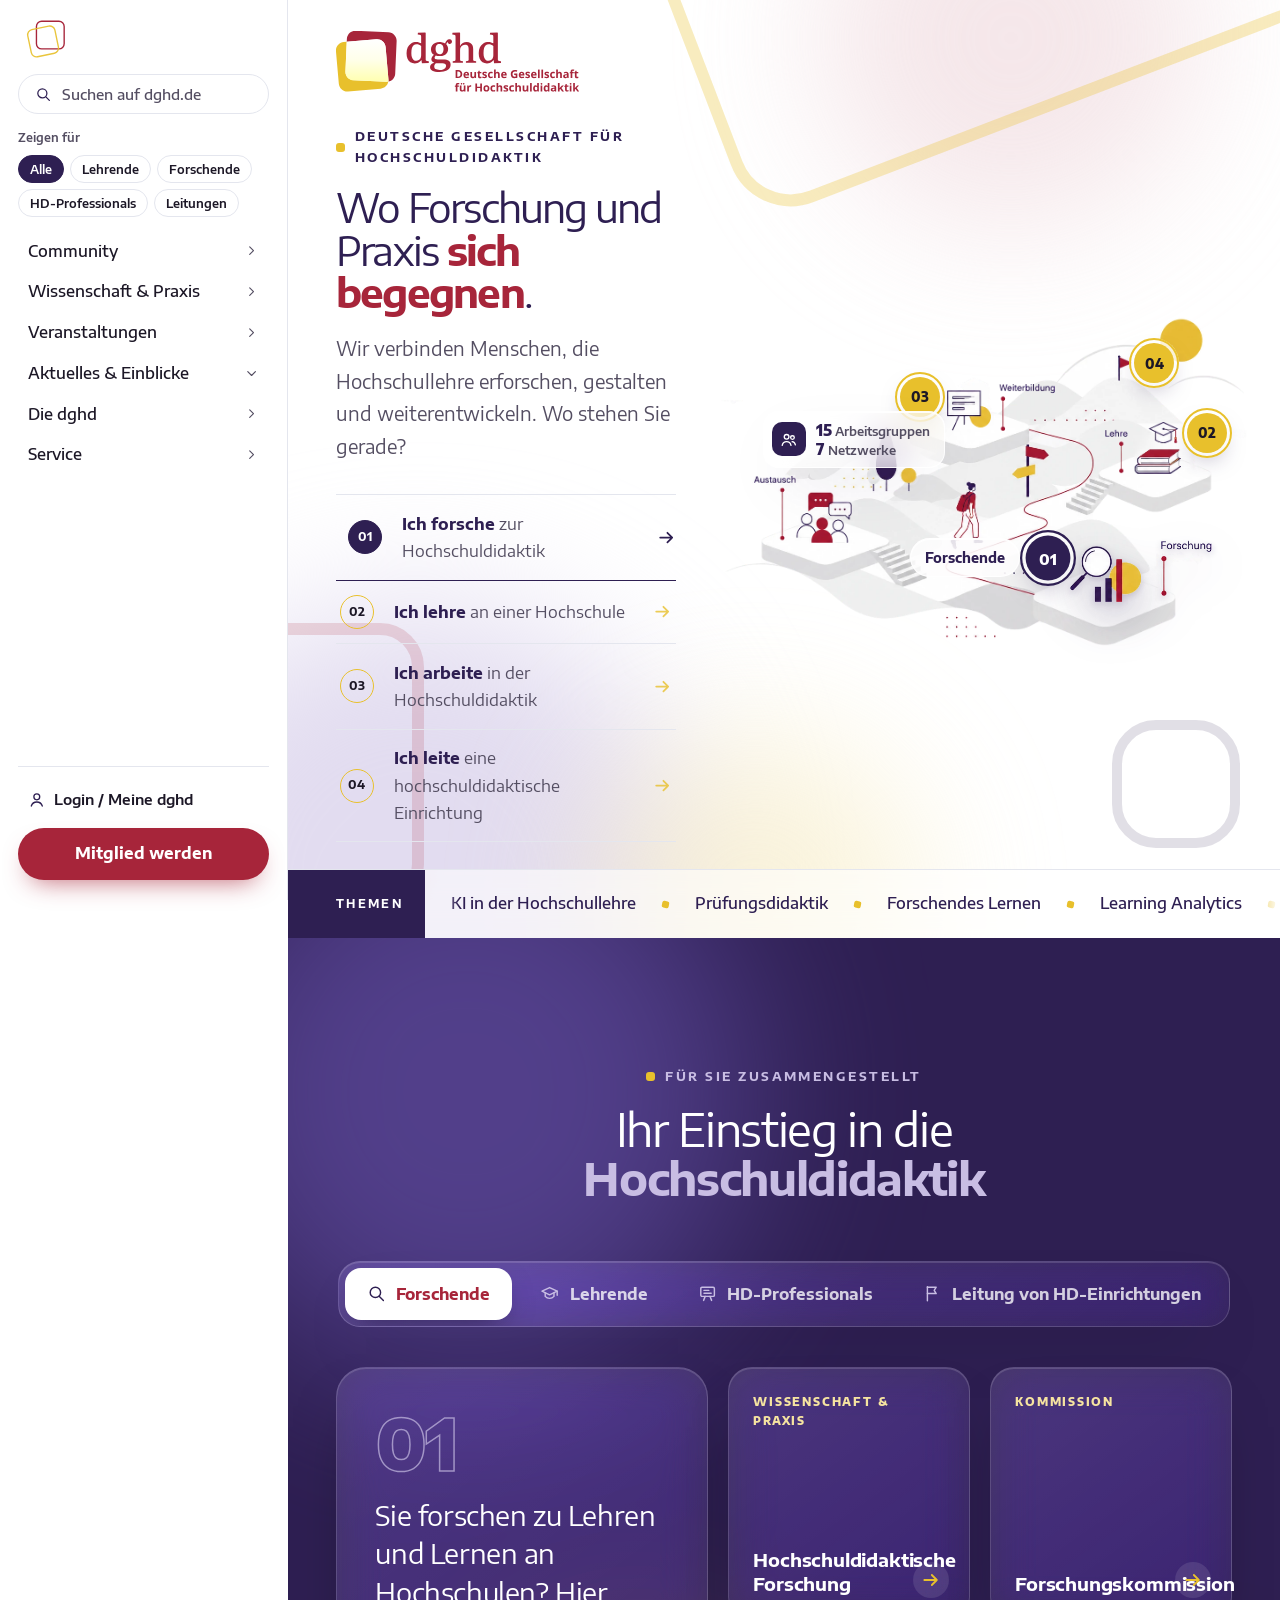
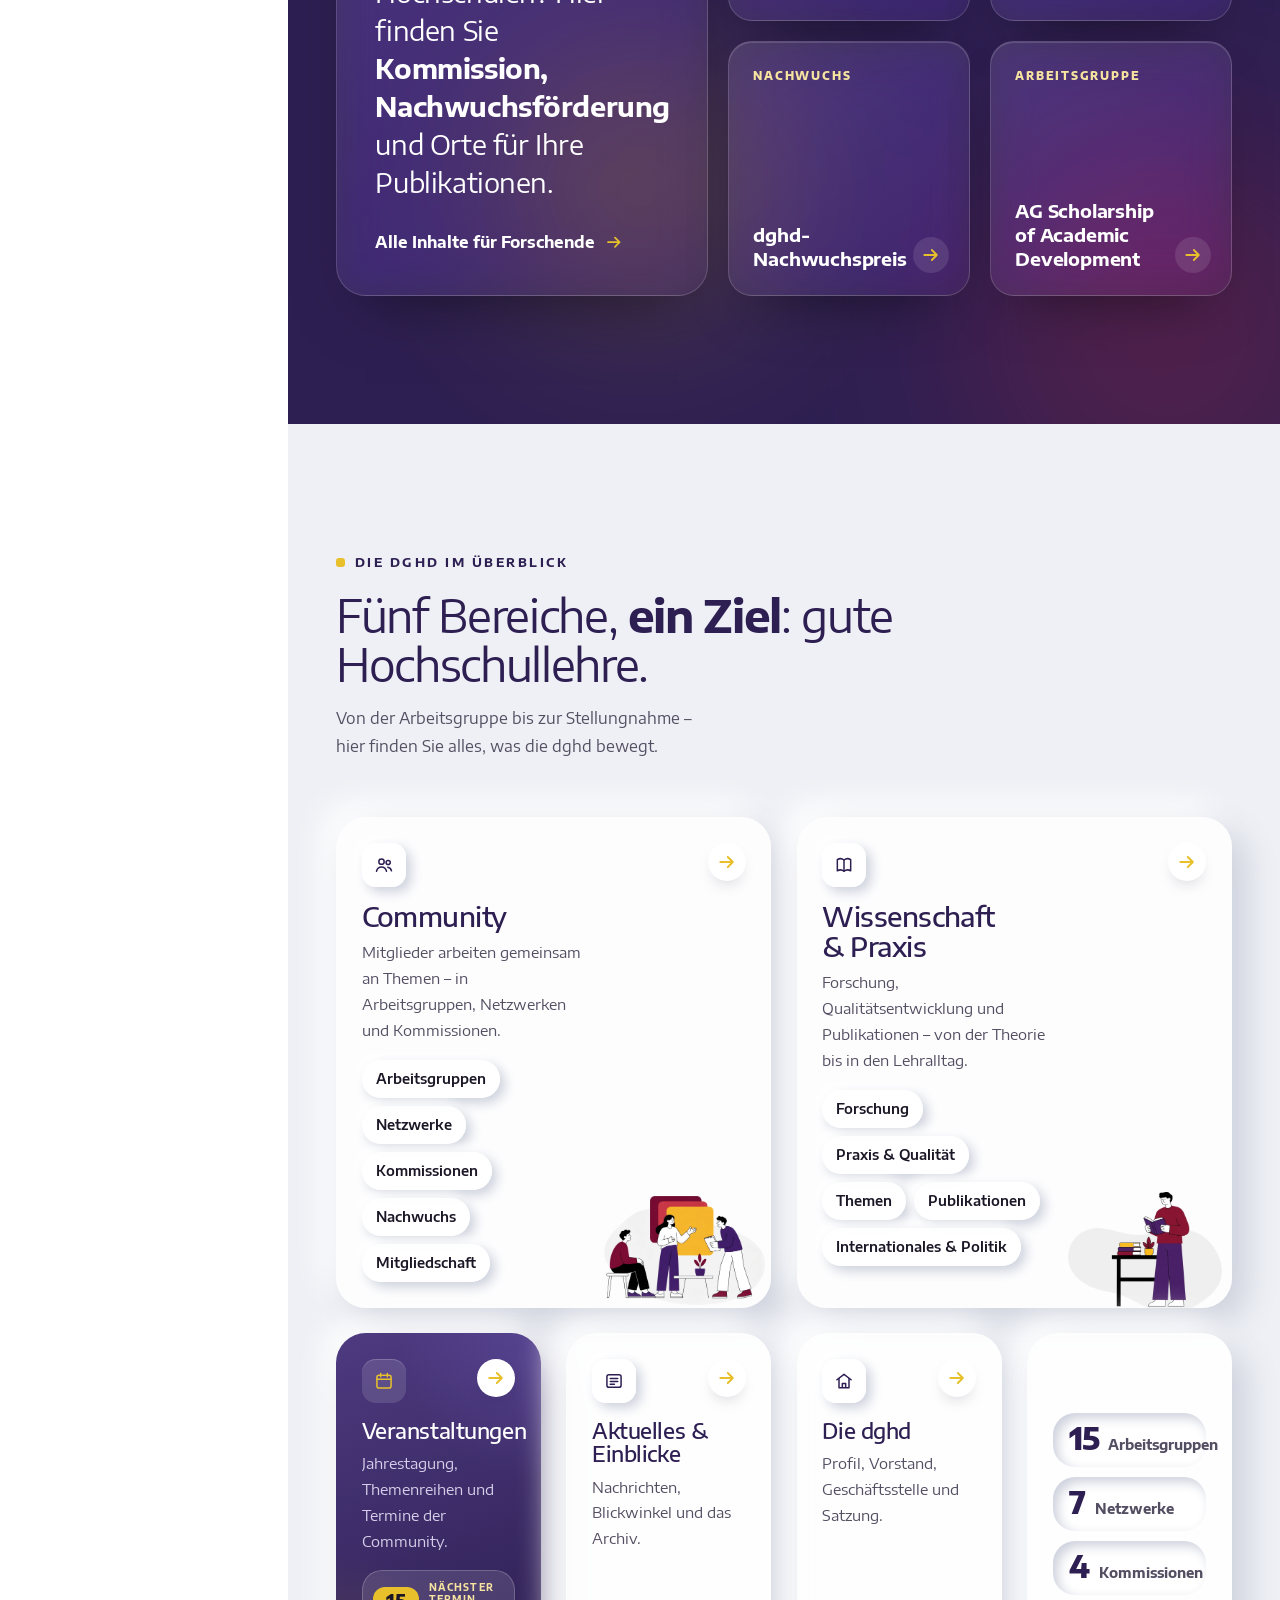
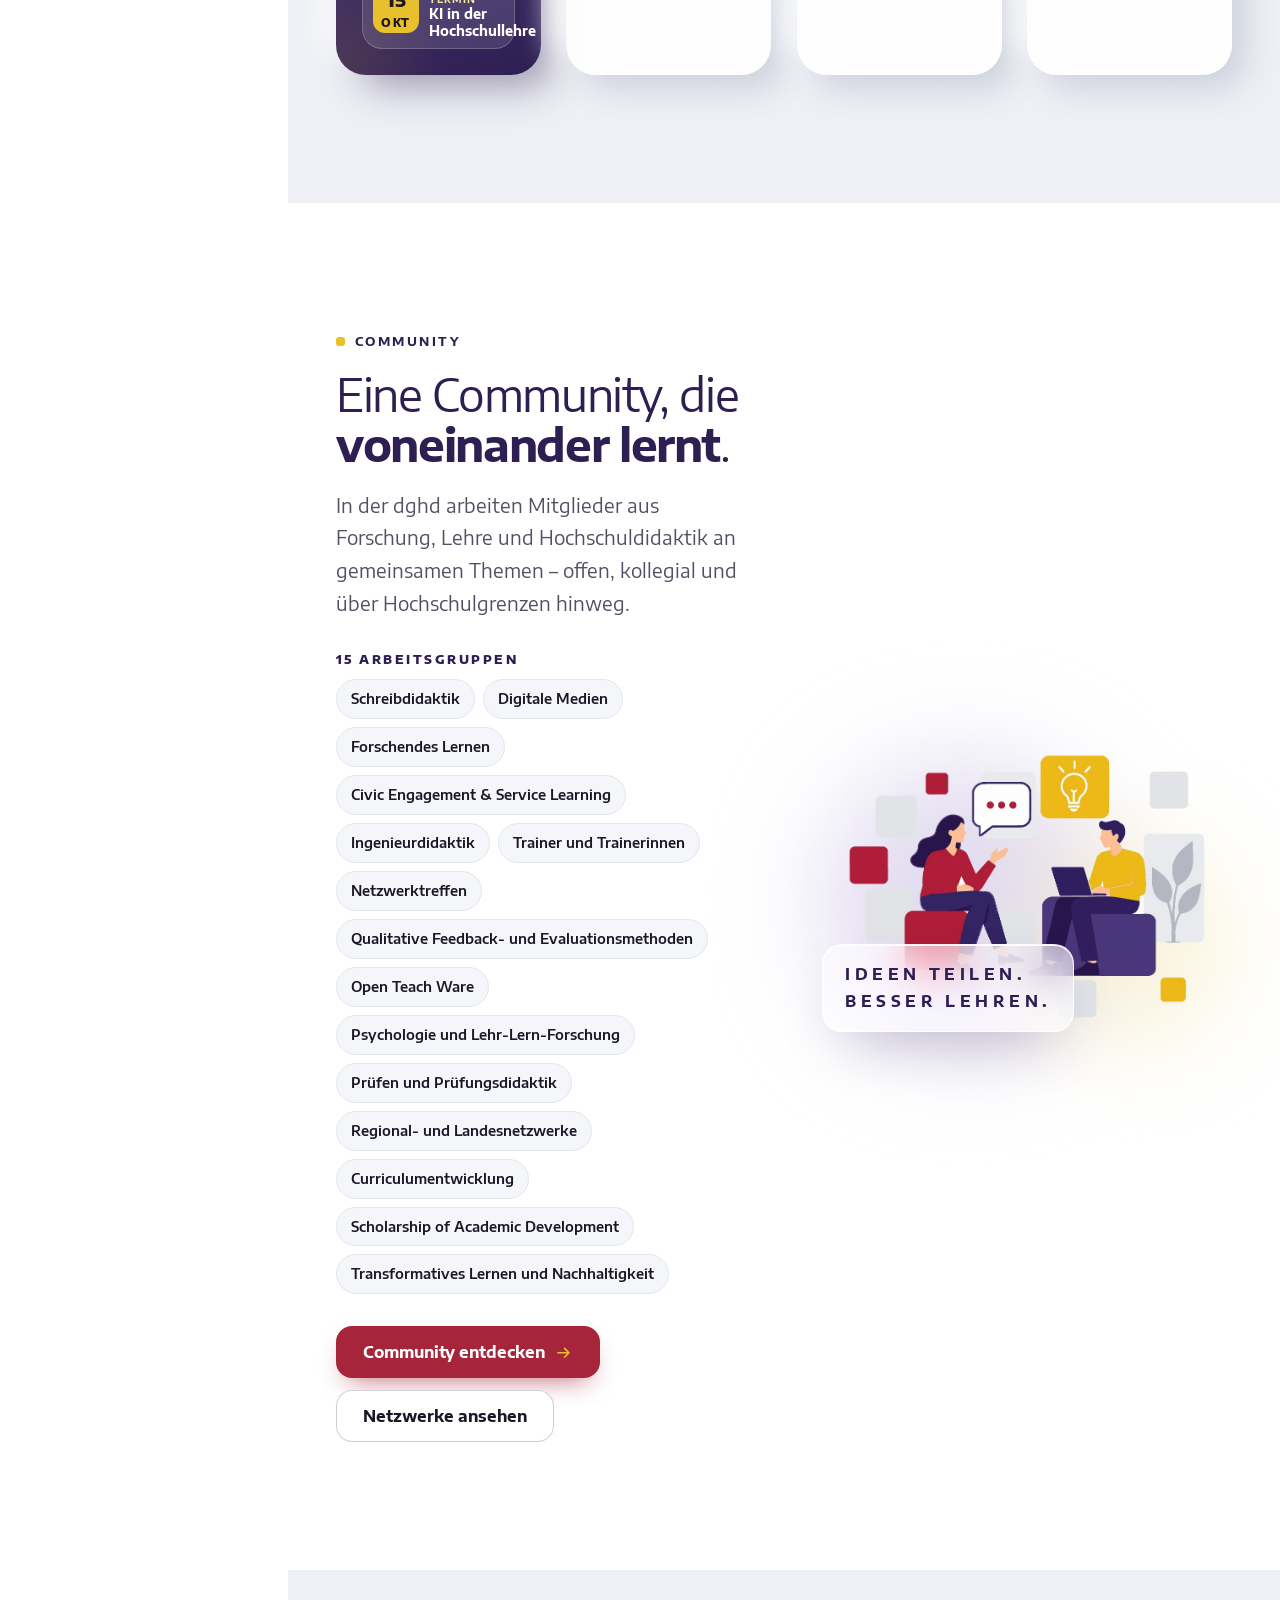
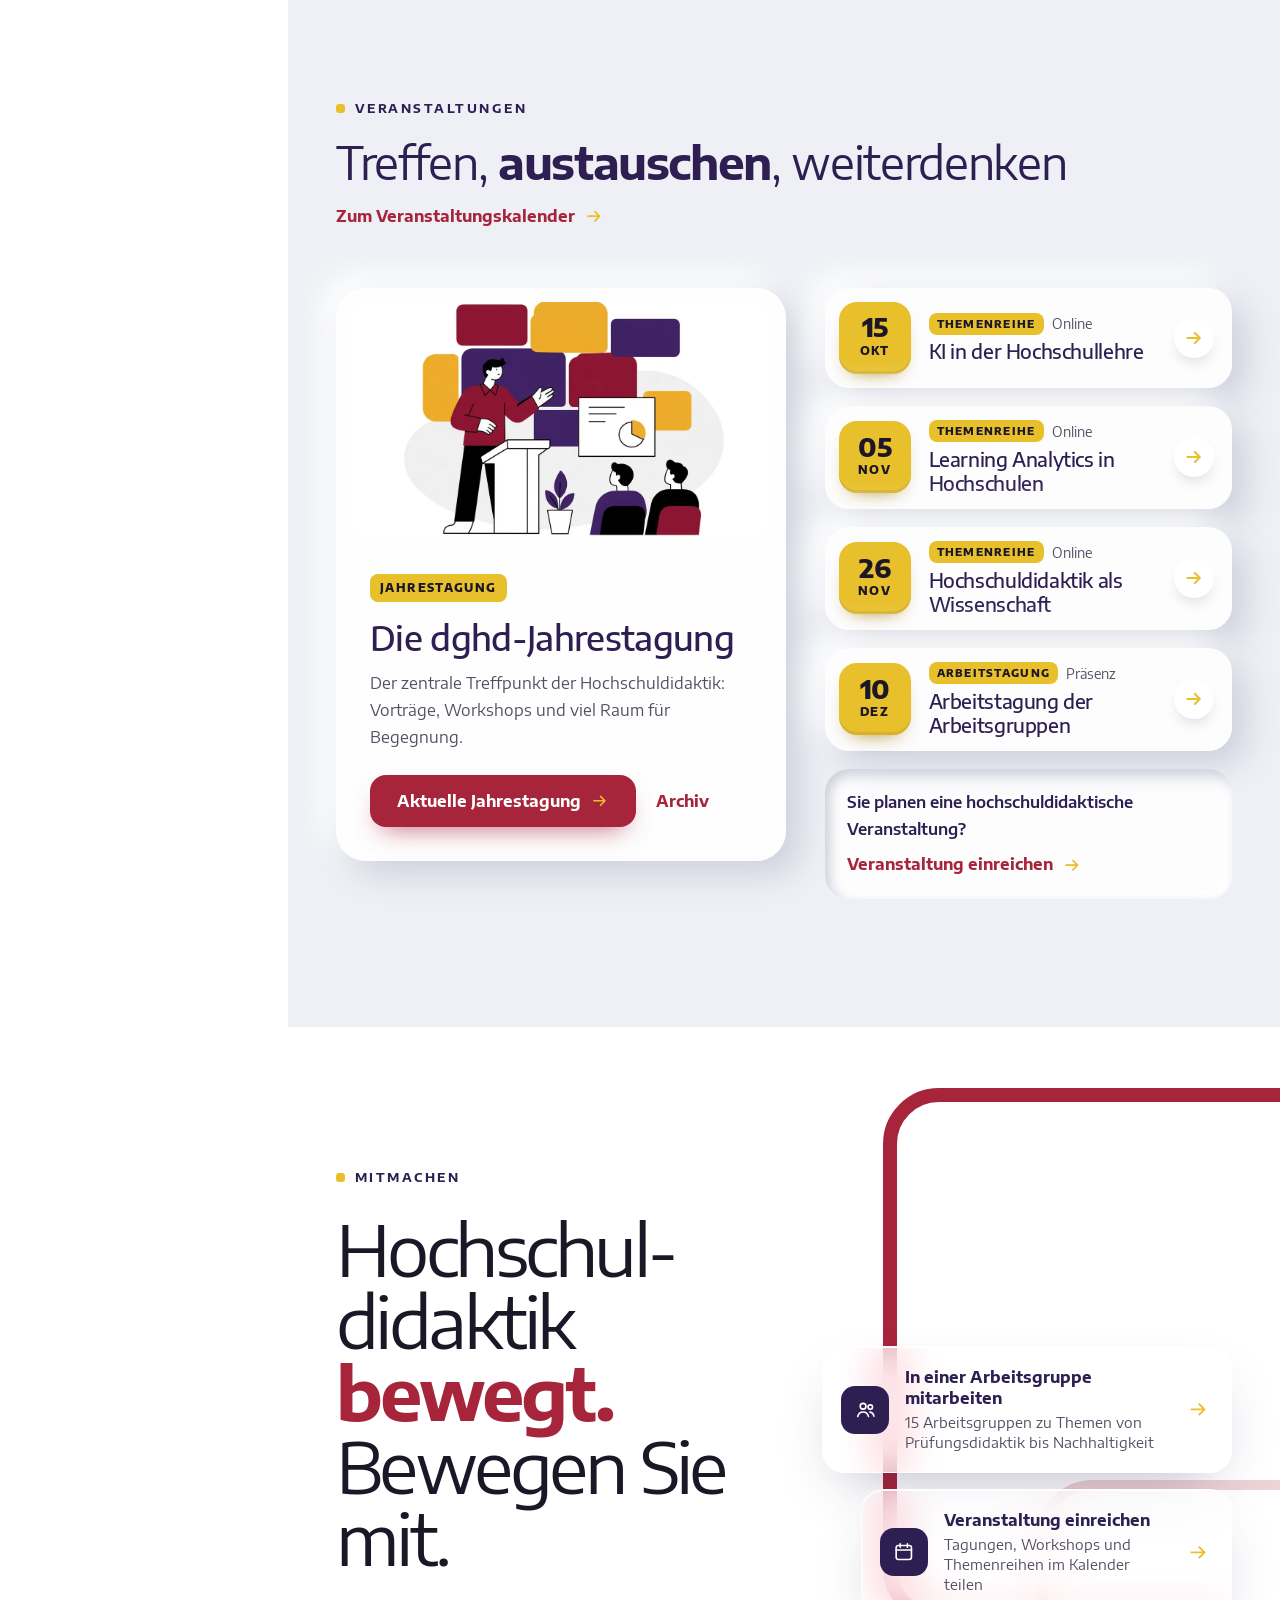
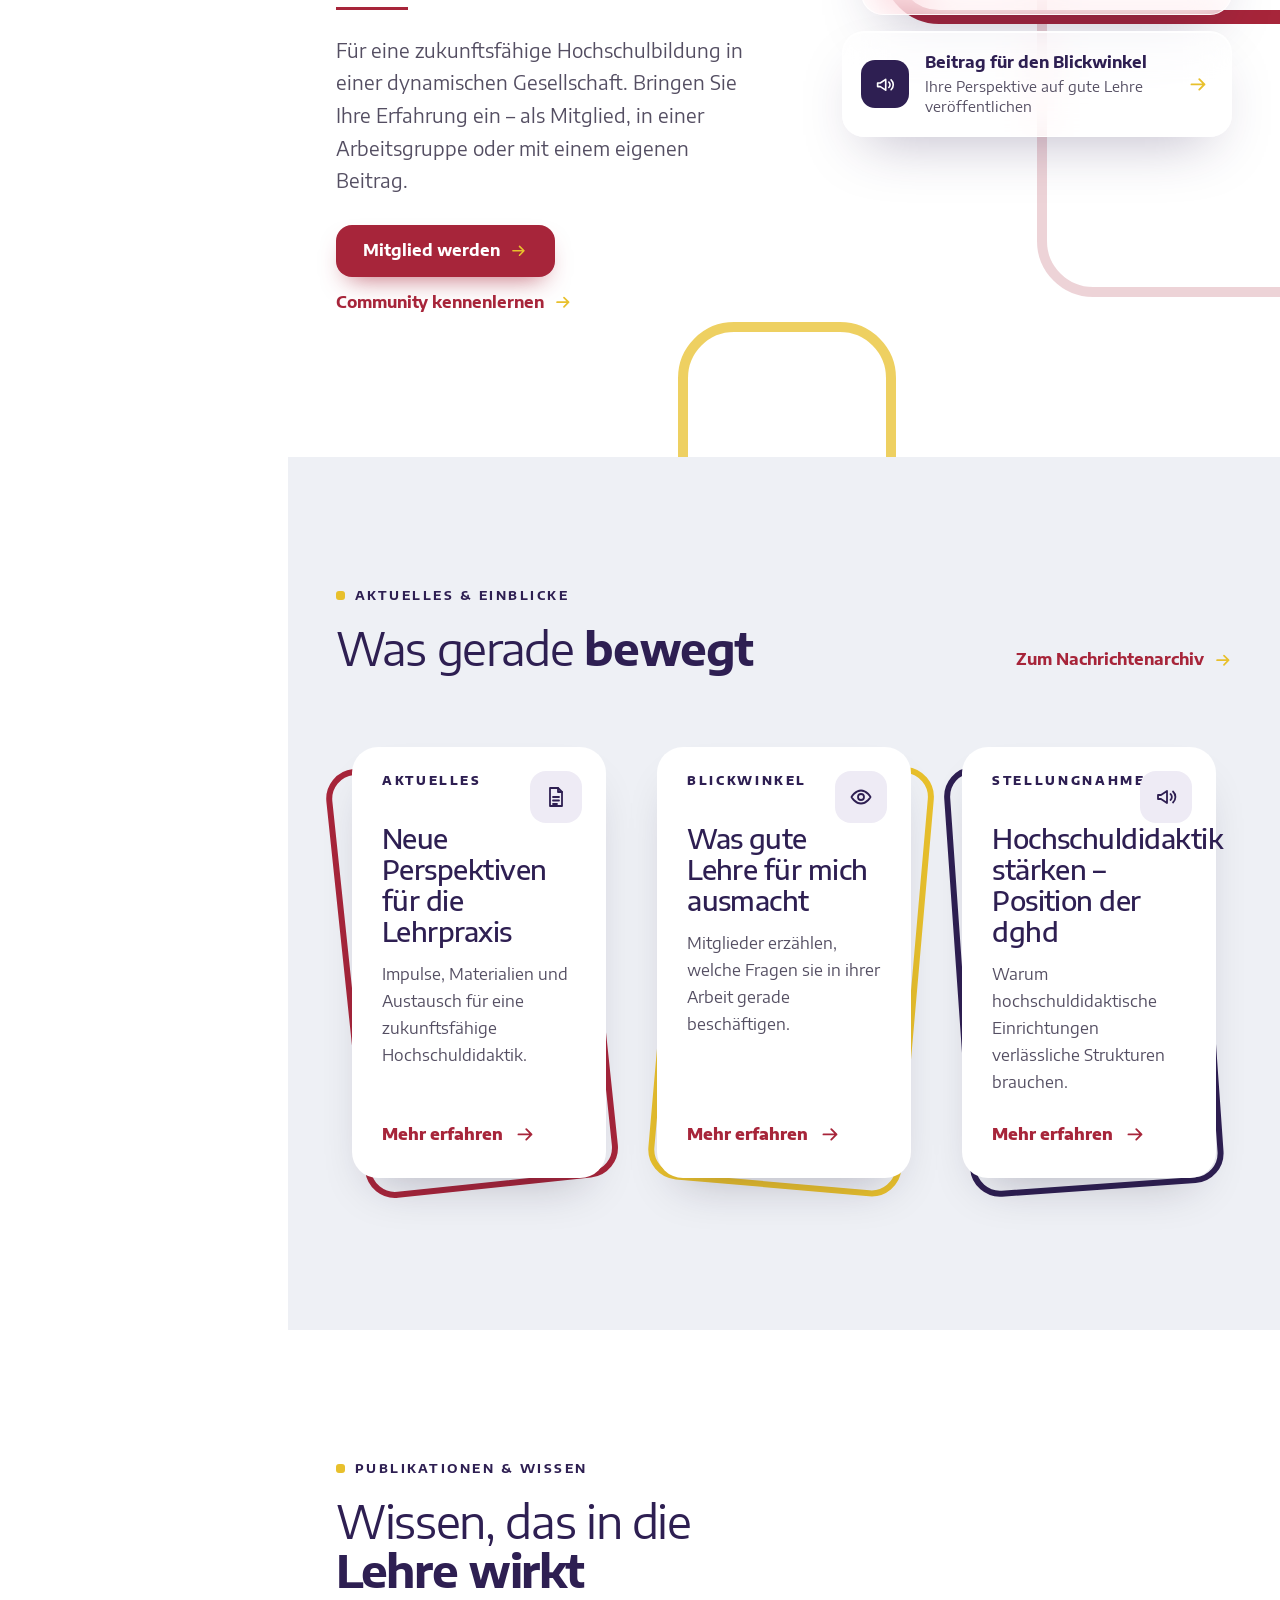
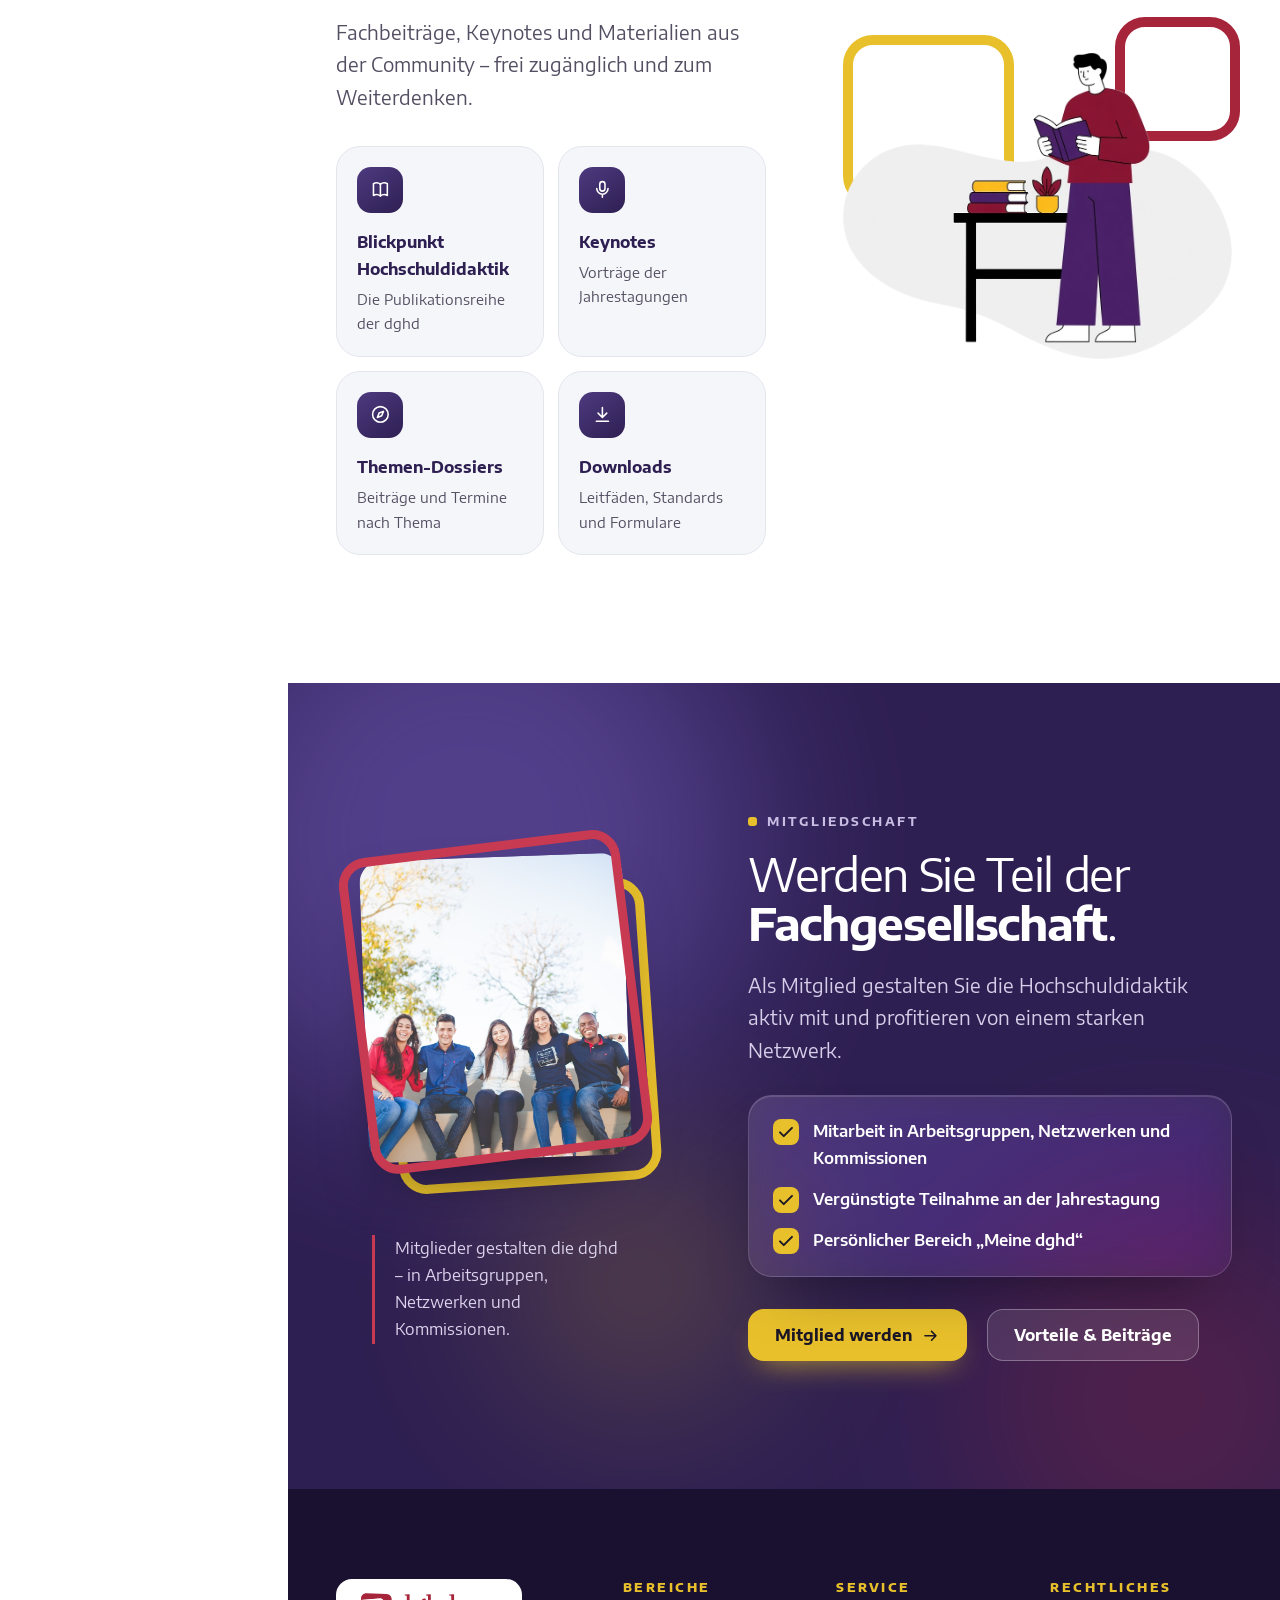
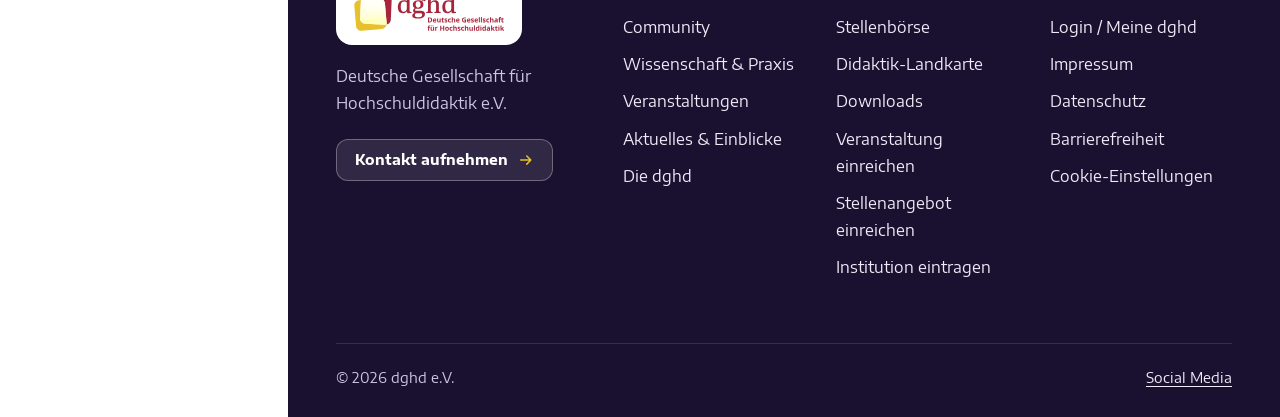
<file: startseite-v4.html>
<!doctype html>
<html lang="de">
<head>
<meta charset="utf-8">
<meta name="viewport" content="width=device-width,initial-scale=1,viewport-fit=cover">
<title>dghd – Wo Forschung und Praxis sich begegnen</title>
<meta name="description" content="Die Deutsche Gesellschaft für Hochschuldidaktik verbindet Menschen, die Hochschullehre erforschen, gestalten und weiterentwickeln.">
<meta name="theme-color" content="#ffffff">
<link rel="icon" href="./Assets/favicon_dghd.svg">
<link rel="preconnect" href="https://fonts.googleapis.com">
<link rel="preconnect" href="https://fonts.gstatic.com" crossorigin>
<link href="https://fonts.googleapis.com/css2?family=Encode+Sans+Semi+Expanded:wght@300;400;500;600;700;800&display=swap" rel="stylesheet">
<link rel="stylesheet" href="./css/startseite-v4.css?v=42">
<script>document.documentElement.classList.add("js")</script>
<script type="application/ld+json">{"@context":"https://schema.org","@type":"Organization","name":"Deutsche Gesellschaft für Hochschuldidaktik e.V.","alternateName":"dghd","url":"https://www.dghd.de/","logo":"https://www.dghd.de/Assets/dghd2026_bildmarke.svg"}</script>
</head>
<body>

<!-- Icon-Sprite -->
<svg class="sprite" aria-hidden="true" focusable="false">
  <symbol id="i-arrow" viewBox="0 0 24 24"><path d="M4 12h15M13 6l6 6-6 6"/></symbol>
  <symbol id="i-arrow-down" viewBox="0 0 24 24"><path d="M12 4v15M6 13l6 6 6-6"/></symbol>
  <symbol id="i-search" viewBox="0 0 24 24"><circle cx="10.5" cy="10.5" r="6.5"/><path d="m15.5 15.5 5 5"/></symbol>
  <symbol id="i-user" viewBox="0 0 24 24"><circle cx="12" cy="8" r="4"/><path d="M4.5 20.5c1.2-3.8 4-5.5 7.5-5.5s6.3 1.7 7.5 5.5"/></symbol>
  <symbol id="i-close" viewBox="0 0 24 24"><path d="M6 6l12 12M18 6 6 18"/></symbol>
  <symbol id="i-doc" viewBox="0 0 24 24"><path d="M6 3h8l4 4v14H6z"/><path d="M14 3v4h4M9 12h6M9 15.5h6M9 19h4"/></symbol>
  <symbol id="i-eye" viewBox="0 0 24 24"><path d="M2.5 12S6 5.5 12 5.5 21.5 12 21.5 12 18 18.5 12 18.5 2.5 12 2.5 12z"/><circle cx="12" cy="12" r="3"/></symbol>
  <symbol id="i-voice" viewBox="0 0 24 24"><path d="M4 10v4h3l6 4V6L7 10z"/><path d="M16.5 9a4 4 0 0 1 0 6M19 6.5a7.5 7.5 0 0 1 0 11"/></symbol>
  <symbol id="i-book" viewBox="0 0 24 24"><path d="M4 5.5C6.5 4 9.5 4 12 6c2.5-2 5.5-2 8-.5V19c-2.5-1.5-5.5-1.5-8 .5-2.5-2-5.5-2-8-.5z"/><path d="M12 6v13.5"/></symbol>
  <symbol id="i-mic" viewBox="0 0 24 24"><rect x="9" y="3" width="6" height="11" rx="3"/><path d="M5.5 11a6.5 6.5 0 0 0 13 0M12 17.5V21"/></symbol>
  <symbol id="i-check" viewBox="0 0 24 24"><path d="M4 12.5l5 5L20 6.5"/></symbol>
  <symbol id="i-compass" viewBox="0 0 24 24"><circle cx="12" cy="12" r="9"/><path d="m15.5 8.5-2 5-5 2 2-5z"/></symbol>
  <symbol id="i-download" viewBox="0 0 24 24"><path d="M12 4v11M7 10.5l5 5 5-5M5 20h14"/></symbol>
  <symbol id="i-cap" viewBox="0 0 24 24"><path d="M2.5 9 12 4.5 21.5 9 12 13.5z"/><path d="M6.5 11v4.5c1.5 1.7 3.4 2.5 5.5 2.5s4-.8 5.5-2.5V11M21.5 9v5"/></symbol>
  <symbol id="i-board" viewBox="0 0 24 24"><rect x="3.5" y="4" width="17" height="11.5" rx="1.5"/><path d="M7.5 8h6M7.5 11.5h9M9 15.5 7 20.5M15 15.5l2 5"/></symbol>
  <symbol id="i-flag" viewBox="0 0 24 24"><path d="M5.5 21V3.5"/><path d="M5.5 4h11l-2.5 4 2.5 4h-11"/></symbol>
  <symbol id="i-people" viewBox="0 0 24 24"><circle cx="9" cy="8" r="3.2"/><path d="M3 19.5c.8-3.3 3.1-5 6-5s5.2 1.7 6 5"/><circle cx="17" cy="9" r="2.5"/><path d="M16.5 14.6c2.3.2 3.9 1.7 4.5 4.4"/></symbol>
  <symbol id="i-calendar" viewBox="0 0 24 24"><rect x="3.5" y="5" width="17" height="15.5" rx="2.5"/><path d="M3.5 10h17M8 3v4M16 3v4"/></symbol>
  <symbol id="i-news" viewBox="0 0 24 24"><rect x="3.5" y="4.5" width="17" height="15" rx="2.5"/><path d="M7.5 9h9M7.5 12.5h9M7.5 16h5"/></symbol>
  <symbol id="i-chev" viewBox="0 0 24 24"><path d="m9 6 6 6-6 6"/></symbol>
  <symbol id="i-burger" viewBox="0 0 24 24"><path d="M4 7h16M4 12h16M4 17h16"/></symbol>
  <symbol id="i-join" viewBox="0 0 24 24"><circle cx="10" cy="8" r="4"/><path d="M2.5 20.5c1.2-3.8 4-5.5 7.5-5.5 1.6 0 3 .3 4.2 1M18.5 13.5v7M15 17h7"/></symbol>
  <symbol id="i-home" viewBox="0 0 24 24"><path d="M3.5 10.5 12 4l8.5 6.5"/><path d="M6 9v11h12V9M10 20v-5h4v5"/></symbol>
</svg>

<a class="skip-link" href="#inhalt">Zum Inhalt springen</a>


<dialog class="search" data-search-dialog aria-label="Suche">
  <form action="https://www.dghd.de/" method="get" role="search">
    <label for="q">Was möchten Sie finden?</label>
    <div class="search__row">
      <input id="q" name="s" type="search" placeholder="z. B. Prüfungsdidaktik, Jahrestagung, Stellenbörse" autocomplete="off">
      <button class="btn btn--primary" type="submit">Suchen</button>
    </div>
  </form>
  <button class="icon-btn search__close" type="button" data-search-close aria-label="Suche schließen"><svg><use href="#i-close"/></svg></button>
</dialog>

<div class="app">
  <!-- ============ Kopfleiste: Menü-Knopf öffnet die Navigation als Schublade ============ -->
  <header class="topbar">
    <div class="topbar__inner">
      <button class="topbar__menu" type="button" data-sidebar-toggle aria-expanded="false" aria-controls="sidebar"><svg aria-hidden="true"><use href="#i-burger"/></svg><span>Menü</span></button>
      <a class="brand logo-crop" href="./startseite-v4.html">
        <img src="./Assets/dghd2026_bildmarke.svg" alt="dghd – Deutsche Gesellschaft für Hochschuldidaktik, zur Startseite" width="246" height="123">
      </a>
      <div class="topbar__tools">
        <button class="icon-btn" type="button" data-search-open aria-label="Suche öffnen"><svg aria-hidden="true"><use href="#i-search"/></svg></button>
        <a class="icon-btn icon-btn--label" href="https://www.dghd.de/login/"><svg aria-hidden="true"><use href="#i-user"/></svg><span>Login</span></a>
        <a class="btn btn--primary btn--sm topbar__cta" href="https://www.dghd.de/community/mitglied-werden/">Mitglied werden</a>
      </div>
    </div>
  </header>

  <!-- ============ Schmale Leiste links (Desktop, immer sichtbar) ============ -->
  <nav class="rail" aria-label="Schnellzugriff Navigation">
    <a class="rail__mark" href="./startseite-v4.html" aria-label="dghd – zur Startseite"><img src="./Assets/favicon_dghd.svg" alt="" width="36" height="34"></a>
    <button class="rail__btn rail__menu" type="button" data-sidebar-toggle aria-expanded="false" aria-controls="sidebar"><svg aria-hidden="true"><use href="#i-burger"/></svg><span class="rail__label">Menü öffnen</span></button>
    <ul class="rail__list">
      <li><button class="rail__btn" type="button" data-rail-open="1" aria-controls="sidebar"><svg aria-hidden="true"><use href="#i-people"/></svg><span class="rail__label">Community</span></button></li>
      <li><button class="rail__btn" type="button" data-rail-open="2" aria-controls="sidebar"><svg aria-hidden="true"><use href="#i-book"/></svg><span class="rail__label">Wissenschaft &amp; Praxis</span></button></li>
      <li><button class="rail__btn" type="button" data-rail-open="3" aria-controls="sidebar"><svg aria-hidden="true"><use href="#i-calendar"/></svg><span class="rail__label">Veranstaltungen</span></button></li>
      <li><button class="rail__btn" type="button" data-rail-open="4" aria-controls="sidebar"><svg aria-hidden="true"><use href="#i-news"/></svg><span class="rail__label">Aktuelles &amp; Einblicke</span></button></li>
      <li><button class="rail__btn" type="button" data-rail-open="5" aria-controls="sidebar"><svg aria-hidden="true"><use href="#i-home"/></svg><span class="rail__label">Die dghd</span></button></li>
      <li><button class="rail__btn" type="button" data-rail-open="6" aria-controls="sidebar"><svg aria-hidden="true"><use href="#i-compass"/></svg><span class="rail__label">Service</span></button></li>
    </ul>
    <div class="rail__foot">
      <button class="rail__btn" type="button" data-search-open><svg aria-hidden="true"><use href="#i-search"/></svg><span class="rail__label">Suche</span></button>
      <a class="rail__btn" href="https://www.dghd.de/login/"><svg aria-hidden="true"><use href="#i-user"/></svg><span class="rail__label">Login / Meine dghd</span></a>
      <a class="rail__btn rail__join" href="https://www.dghd.de/community/mitglied-werden/"><svg aria-hidden="true"><use href="#i-join"/></svg><span class="rail__label">Mitglied werden</span></a>
    </div>
  </nav>

  <!-- ============ Seitenleiste (Navigation nach Sitemap V2) ============ -->
  <aside class="sidebar" id="sidebar" data-sidebar aria-label="Navigation">
    <div class="sidebar__bar">
      <a class="sidebar__mark" href="./startseite-v4.html" aria-label="dghd – zur Startseite"><img src="./Assets/favicon_dghd.svg" alt="" width="36" height="34"></a>
      <a class="brand logo-crop" href="./startseite-v4.html">
        <img src="./Assets/dghd2026_bildmarke.svg" alt="dghd – Deutsche Gesellschaft für Hochschuldidaktik, zur Startseite" width="246" height="123">
      </a>
      <button class="icon-btn sidebar__close" type="button" data-sidebar-close aria-label="Navigation schließen"><svg aria-hidden="true"><use href="#i-close"/></svg></button>
    </div>
    <div class="sidebar__panel" id="sidebar-panel">
      <button class="sidebar__search" type="button" data-search-open><svg aria-hidden="true"><use href="#i-search"/></svg>Suchen auf dghd.de</button>
      <div class="sidebar__filter" role="group" aria-labelledby="sn-filter-label">
        <span id="sn-filter-label">Zeigen für</span>
        <button type="button" data-zg-filter="" aria-pressed="true">Alle</button>
        <button type="button" data-zg-filter="L" aria-pressed="false">Lehrende</button>
        <button type="button" data-zg-filter="F" aria-pressed="false">Forschende</button>
        <button type="button" data-zg-filter="P" aria-pressed="false">HD-Professionals</button>
        <button type="button" data-zg-filter="M" aria-pressed="false">Leitungen</button>
      </div>
      <nav class="sidenav" aria-label="Hauptnavigation" data-sidenav>
        <ul class="sn-list">
          <li data-zg="" data-kind="fan">
            <button class="sn-toggle" type="button" aria-expanded="false" aria-controls="sn-1"><span>Community</span><svg class="sn-chev" aria-hidden="true"><use href="#i-chev"/></svg></button>
            <ul class="sn-sub sn-sub--fan" id="sn-1" style="--lvl:1" hidden>
              <li class="sn-head" aria-hidden="false"><a href="https://www.dghd.de/community/">Community <small>Zur Übersicht</small></a></li>
              <li data-zg=""><a href="https://www.dghd.de/community/">Community im Überblick</a></li>
              <li data-zg="" data-kind="fan">
                <button class="sn-toggle" type="button" aria-expanded="false" aria-controls="sn-2"><span>Arbeitsgruppen</span><svg class="sn-chev" aria-hidden="true"><use href="#i-chev"/></svg></button>
                <ul class="sn-sub sn-sub--fan" id="sn-2" style="--lvl:2" hidden>
                  <li class="sn-head" aria-hidden="false"><a href="https://www.dghd.de/community/arbeitsgruppen/">Arbeitsgruppen <small>Zur Übersicht</small></a></li>
                  <li data-zg="LFP"><a href="https://www.dghd.de/community/arbeitsgruppen/ag-civic-engagement-und-service-learning/">AG Civic Engagement und Service Learning</a></li>
                  <li data-zg="LFP"><a href="https://www.dghd.de/community/arbeitsgruppen/ag-curriculumentwicklung/">AG Curriculumentwicklung</a></li>
                  <li data-zg="LFP"><a href="https://www.dghd.de/community/arbeitsgruppen/ag-digitale-medien-und-hochschuldidaktik/">AG Digitale Medien und Hochschuldidaktik</a></li>
                  <li data-zg="LFP"><a href="https://www.dghd.de/community/arbeitsgruppen/ag-forschendes-lernen/">AG Forschendes Lernen</a></li>
                  <li data-zg="LFP"><a href="https://www.dghd.de/community/arbeitsgruppen/community-arbeitsgruppen-ag-hochschuldidaktische-regional-und-landesnetzwerke/">AG Hochschuldidaktische Regional- und Landesnetzwerke</a></li>
                  <li data-zg="LFP"><a href="https://www.dghd.de/community/arbeitsgruppen/ag-ingenieurdidaktik/">AG Ingenieurdidaktik</a></li>
                  <li data-zg="LFP"><a href="https://www.dghd.de/community/arbeitsgruppen/ag-open-teach-ware-lehrportale/">AG Open Teach Ware, Lehrportale</a></li>
                  <li data-zg="LFP"><a href="https://www.dghd.de/community/arbeitsgruppen/ag-pruefen-und-pruefungsdidaktik/">AG Prüfen und Prüfungsdidaktik</a></li>
                  <li data-zg="LFP"><a href="https://www.dghd.de/community/arbeitsgruppen/ag-psychologie-und-lehr-lern-forschung/">AG Psychologie und Lehr-Lern-Forschung</a></li>
                  <li data-zg="LFP"><a href="https://www.dghd.de/community/arbeitsgruppen/g-qualitative-feedback-und-evaluationsmethoden/">AG Qualitative Feedback- und Evaluationsmethoden</a></li>
                  <li data-zg="LFP"><a href="https://www.dghd.de/community/arbeitsgruppen/ag-scholarship-of-academic-development/">AG Scholarship of Academic Development</a></li>
                  <li data-zg="LFP"><a href="https://www.dghd.de/community/arbeitsgruppen/ag-schreibdidaktik-in-der-hochschuldidaktik/">AG Schreibdidaktik in der Hochschuldidaktik</a></li>
                  <li data-zg="LFP"><a href="https://www.dghd.de/community/arbeitsgruppen/ag-trainer-und-trainerinnen/">AG Trainer und Trainerinnen</a></li>
                  <li data-zg="LFP"><a href="https://www.dghd.de/community/arbeitsgruppen/ag-transformatives-lernen-und-nachhaltigkeit/">AG Transformatives Lernen und Nachhaltigkeit</a></li>
                  <li data-zg="P"><a href="https://www.dghd.de/community/projektgruppen/">Projektgruppe zum beruflichen Selbstverständnis</a></li>
                </ul>
              </li>
              <li data-zg="" data-kind="fan">
                <button class="sn-toggle" type="button" aria-expanded="false" aria-controls="sn-3"><span>Netzwerke</span><svg class="sn-chev" aria-hidden="true"><use href="#i-chev"/></svg></button>
                <ul class="sn-sub sn-sub--fan" id="sn-3" style="--lvl:2" hidden>
                  <li class="sn-head" aria-hidden="false"><a href="https://www.dghd.de/community/netzwerke/">Netzwerke <small>Zur Übersicht</small></a></li>
                  <li data-zg="F"><a href="https://www.dghd.de/community/netzwerke/promovierenden-netzwerk/">Promovierenden-Netzwerk</a></li>
                  <li data-zg="LP"><a href="https://www.dghd.de/community/netzwerke/netzwerk-tutorienarbeit-an-hochschulen/">Netzwerk Tutorienarbeit an Hochschulen</a></li>
                  <li data-zg="LF"><a href="https://www.dghd.de/community/netzwerke/netzwerk-theologie-und-hochschuldidaktik/">Netzwerk Theologie und Hochschuldidaktik</a></li>
                  <li data-zg="LPM"><a href="https://www.dghd.de/community/netzwerke/netzwerk-fachhochschulen-haws/">Netzwerk Fachhochschulen / HAWs</a></li>
                  <li data-zg="LPM"><a href="#">Netzwerk Orientierungs(studien)programme</a></li>
                  <li data-zg="LP"><a href="#">Heterogenität und Interkulturalität</a></li>
                  <li data-zg="PM"><a href="#">Netzwerktreffen der Hochschuldidaktik in Deutschland</a></li>
                </ul>
              </li>
              <li data-zg="" data-kind="fan">
                <button class="sn-toggle" type="button" aria-expanded="false" aria-controls="sn-4"><span>Kommissionen</span><svg class="sn-chev" aria-hidden="true"><use href="#i-chev"/></svg></button>
                <ul class="sn-sub sn-sub--fan" id="sn-4" style="--lvl:2" hidden>
                  <li class="sn-head" aria-hidden="false"><a href="https://www.dghd.de/die-dghd/kommissionen/">Kommissionen <small>Zur Übersicht</small></a></li>
                  <li data-zg="F"><a href="https://www.dghd.de/community/forschungskommission/">Forschungskommission</a></li>
                  <li data-zg="LP"><a href="https://www.dghd.de/community/weiterbildungskommission/">Weiterbildungskommission</a></li>
                  <li data-zg="PM" data-kind="fan">
                    <button class="sn-toggle" type="button" aria-expanded="false" aria-controls="sn-5"><span>Akkreditierungskommission (AKKO)</span><svg class="sn-chev" aria-hidden="true"><use href="#i-chev"/></svg></button>
                    <ul class="sn-sub sn-sub--fan" id="sn-5" style="--lvl:3" hidden>
                      <li class="sn-head" aria-hidden="false"><a href="https://www.dghd.de/community/akkreditierungskommission/">Akkreditierungskommission (AKKO) <small>Zur Übersicht</small></a></li>
                      <li data-zg="PM"><a href="https://www.dghd.de/community/akkreditierungskommission/ziele-der-akko/">Ziele der AKKO</a></li>
                      <li data-zg="PM"><a href="https://www.dghd.de/community/akkreditierungskommission/einladung-zur-teilnahme/">Einladung zur Teilnahme</a></li>
                      <li data-zg="PM"><a href="https://www.dghd.de/community/akkreditierungskommission/verfahren-der-akko/">Auftrag und Verfahren</a></li>
                      <li data-zg="LPM"><a href="https://www.dghd.de/community/akkreditierungskommission/dghd-akkreditiert/">Akkreditierte Personen</a></li>
                      <li data-zg="LPM"><a href="https://www.dghd.de/community/akkreditierungskommission/akkreditierte-programme/">Akkreditierte Programme und Einrichtungen</a></li>
                      <li data-zg="PM"><a href="https://www.dghd.de/community/akkreditierungskommission/kontakt-zur-akko/">Kontakt zur AKKO</a></li>
                      <li data-zg="PM"><a href="https://www.dghd.de/community/akkreditierungskommission/akko-downloads/">AKKO-Downloads</a></li>
                    </ul>
                  </li>
                  <li data-zg=""><a href="https://www.dghd.de/community/kommunikation-und-oeffentlichkeitsarbeit/">Kommunikation und Öffentlichkeitsarbeit</a></li>
                </ul>
              </li>
              <li data-zg="F" data-kind="inline">
                <button class="sn-toggle" type="button" aria-expanded="false" aria-controls="sn-6"><span>Nachwuchs</span><svg class="sn-chev" aria-hidden="true"><use href="#i-chev"/></svg></button>
                <ul class="sn-sub sn-sub--inline" id="sn-6" style="--lvl:1" hidden>
                  <li data-zg="F"><a href="https://www.dghd.de/community/netzwerke/promovierenden-netzwerk/">Promovierenden-Netzwerk</a></li>
                  <li data-zg="F"><a href="https://www.dghd.de/die-dghd/nachwuchspreis/">dghd-Nachwuchspreis</a></li>
                </ul>
              </li>
              <li data-zg=""><a href="https://www.dghd.de/community/kooperationen/">Kooperationen</a></li>
              <li data-zg="" data-kind="inline">
                <button class="sn-toggle" type="button" aria-expanded="false" aria-controls="sn-7"><span>Mitgliedschaft</span><svg class="sn-chev" aria-hidden="true"><use href="#i-chev"/></svg></button>
                <ul class="sn-sub sn-sub--inline" id="sn-7" style="--lvl:1" hidden>
                  <li data-zg=""><a href="https://www.dghd.de/community/mitglied-werden/">Mitglied werden</a></li>
                  <li data-zg=""><a href="#">Vorteile und Mitgliedsbeiträge</a></li>
                  <li data-zg=""><a href="https://www.dghd.de/login/">Meine dghd (Login)</a></li>
                </ul>
              </li>
            </ul>
          </li>
          <li data-zg="" data-kind="fan">
            <button class="sn-toggle" type="button" aria-expanded="false" aria-controls="sn-8"><span>Wissenschaft &amp; Praxis</span><svg class="sn-chev" aria-hidden="true"><use href="#i-chev"/></svg></button>
            <ul class="sn-sub sn-sub--fan" id="sn-8" style="--lvl:1" hidden>
              <li class="sn-head" aria-hidden="false"><a href="https://www.dghd.de/forschung/">Wissenschaft &amp; Praxis <small>Zur Übersicht</small></a></li>
              <li data-zg=""><a href="https://www.dghd.de/forschung/">Wissenschaft &amp; Praxis im Überblick</a></li>
              <li data-zg="F" data-kind="inline">
                <button class="sn-toggle" type="button" aria-expanded="false" aria-controls="sn-9"><span>Forschung</span><svg class="sn-chev" aria-hidden="true"><use href="#i-chev"/></svg></button>
                <ul class="sn-sub sn-sub--inline" id="sn-9" style="--lvl:1" hidden>
                  <li data-zg="F"><a href="https://www.dghd.de/forschung/">Hochschuldidaktische Forschung</a></li>
                  <li data-zg="F"><a href="https://www.dghd.de/community/forschungskommission/">Forschungskommission</a></li>
                  <li data-zg="F"><a href="#">Nachwuchsförderung</a></li>
                </ul>
              </li>
              <li data-zg="LPM" data-kind="inline">
                <button class="sn-toggle" type="button" aria-expanded="false" aria-controls="sn-10"><span>Praxis &amp; Qualitätsentwicklung</span><svg class="sn-chev" aria-hidden="true"><use href="#i-chev"/></svg></button>
                <ul class="sn-sub sn-sub--inline" id="sn-10" style="--lvl:1" hidden>
                  <li data-zg="LPM"><a href="https://www.dghd.de/praxis/standards-fuer-die-praxis/">Standards für die Praxis</a></li>
                  <li data-zg="LP"><a href="https://www.dghd.de/community/weiterbildungskommission/">Weiterbildungskommission</a></li>
                  <li data-zg="PM" data-kind="fan">
                    <button class="sn-toggle" type="button" aria-expanded="false" aria-controls="sn-11"><span>Akkreditierung (AKKO)</span><svg class="sn-chev" aria-hidden="true"><use href="#i-chev"/></svg></button>
                    <ul class="sn-sub sn-sub--fan" id="sn-11" style="--lvl:2" hidden>
                      <li class="sn-head" aria-hidden="false"><a href="https://www.dghd.de/community/akkreditierungskommission/">Akkreditierung (AKKO) <small>Zur Übersicht</small></a></li>
                      <li data-zg="PM"><a href="https://www.dghd.de/community/akkreditierungskommission/ziele-der-akko/">Ziele der AKKO</a></li>
                      <li data-zg="PM"><a href="https://www.dghd.de/community/akkreditierungskommission/einladung-zur-teilnahme/">Einladung zur Teilnahme</a></li>
                      <li data-zg="PM"><a href="https://www.dghd.de/community/akkreditierungskommission/verfahren-der-akko/">Auftrag und Verfahren</a></li>
                      <li data-zg="LPM"><a href="https://www.dghd.de/community/akkreditierungskommission/dghd-akkreditiert/">Akkreditierte Personen</a></li>
                      <li data-zg="LPM"><a href="https://www.dghd.de/community/akkreditierungskommission/akkreditierte-programme/">Akkreditierte Programme und Einrichtungen</a></li>
                      <li data-zg="PM"><a href="https://www.dghd.de/community/akkreditierungskommission/kontakt-zur-akko/">Kontakt zur AKKO</a></li>
                      <li data-zg="PM"><a href="https://www.dghd.de/community/akkreditierungskommission/akko-downloads/">AKKO-Downloads</a></li>
                    </ul>
                  </li>
                </ul>
              </li>
              <li data-zg="" data-kind="fan">
                <button class="sn-toggle" type="button" aria-expanded="false" aria-controls="sn-12"><span>Themen</span><svg class="sn-chev" aria-hidden="true"><use href="#i-chev"/></svg></button>
                <ul class="sn-sub sn-sub--fan" id="sn-12" style="--lvl:2" hidden>
                  <li class="sn-head" aria-hidden="false"><span>Themen</span></li>
                  <li data-zg=""><a href="#">Themenübersicht</a></li>
                  <li data-zg="LFP"><a href="https://www.dghd.de/themenreihe-gesellschaftliche-bildung-in-der-hochschuldidaktik/">Gesellschaftliche Bildung in der Hochschuldidaktik</a></li>
                  <li data-zg="F"><a href="https://www.dghd.de/dghd-themenreihe-hochschuldidaktik-als-wissenschaft/">Hochschuldidaktik als Wissenschaft</a></li>
                  <li data-zg="LF"><a href="https://www.dghd.de/dghd-themenreihe-learning-analytics-in-hochschulen/">Learning Analytics in Hochschulen</a></li>
                  <li data-zg="LP"><a href="https://www.dghd.de/praxis/veranstaltungskalender/dghd-themenreihe-ki-in-der-hochschullehre/">KI in der Hochschullehre</a></li>
                </ul>
              </li>
              <li data-zg="" data-kind="fan">
                <button class="sn-toggle" type="button" aria-expanded="false" aria-controls="sn-13"><span>Publikationen &amp; Wissen</span><svg class="sn-chev" aria-hidden="true"><use href="#i-chev"/></svg></button>
                <ul class="sn-sub sn-sub--fan" id="sn-13" style="--lvl:2" hidden>
                  <li class="sn-head" aria-hidden="true"><span>Publikationen &amp; Wissen</span></li>
                  <li data-zg="F"><a href="https://www.dghd.de/die-dghd/blickpunkt-hochschuldidaktik/">Blickpunkt Hochschuldidaktik (Buchreihe)</a></li>
                  <li data-zg="F"><a href="#">Publikationen</a></li>
                  <li data-zg=""><a href="#">Keynotes</a></li>
                  <li data-zg=""><a href="https://www.dghd.de/die-dghd/downloads/">Downloads</a></li>
                </ul>
              </li>
              <li data-zg="FM" data-kind="fan">
                <button class="sn-toggle" type="button" aria-expanded="false" aria-controls="sn-14"><span>Internationales &amp; Politik</span><svg class="sn-chev" aria-hidden="true"><use href="#i-chev"/></svg></button>
                <ul class="sn-sub sn-sub--fan" id="sn-14" style="--lvl:2" hidden>
                  <li class="sn-head" aria-hidden="true"><span>Internationales &amp; Politik</span></li>
                  <li data-zg="FM"><a href="https://www.dghd.de/community/kooperationen/internationale-kooperationen/">Internationale Kooperationen</a></li>
                  <li data-zg="F"><a href="#">Konferenzen und Publikationsmöglichkeiten</a></li>
                  <li data-zg="M"><a href="#">Politik und Stellungnahmen</a></li>
                  <li data-zg="F"><a href="#">Internationale Aktivitäten</a></li>
                </ul>
              </li>
            </ul>
          </li>
          <li data-zg="" data-kind="fan">
            <button class="sn-toggle" type="button" aria-expanded="false" aria-controls="sn-15"><span>Veranstaltungen</span><svg class="sn-chev" aria-hidden="true"><use href="#i-chev"/></svg></button>
            <ul class="sn-sub sn-sub--fan" id="sn-15" style="--lvl:1" hidden>
              <li class="sn-head" aria-hidden="false"><a href="https://www.dghd.de/praxis/veranstaltungskalender/">Veranstaltungen <small>Zur Übersicht</small></a></li>
              <li data-zg=""><a href="#">Veranstaltungen im Überblick</a></li>
              <li data-zg=""><a href="https://www.dghd.de/praxis/veranstaltungskalender/">Veranstaltungskalender</a></li>
              <li data-zg="" data-kind="inline">
                <button class="sn-toggle" type="button" aria-expanded="false" aria-controls="sn-16"><span>dghd-Jahrestagung</span><svg class="sn-chev" aria-hidden="true"><use href="#i-chev"/></svg></button>
                <ul class="sn-sub sn-sub--inline" id="sn-16" style="--lvl:1" hidden>
                  <li data-zg=""><a href="https://www.dghd.de/die-dghd/dghd-jahrestagungen/">Aktuelle Jahrestagung</a></li>
                  <li data-zg=""><a href="https://www.dghd.de/die-dghd/dghd-jahrestagungen/">Vergangene Jahrestagungen, Archiv</a></li>
                </ul>
              </li>
              <li data-zg=""><a href="https://www.dghd.de/tagung-ausrichten/">Veranstaltung einreichen</a></li>
            </ul>
          </li>
          <li data-zg="" data-kind="inline">
            <button class="sn-toggle" type="button" aria-expanded="false" aria-controls="sn-17"><span>Aktuelles &amp; Einblicke</span><svg class="sn-chev" aria-hidden="true"><use href="#i-chev"/></svg></button>
            <ul class="sn-sub sn-sub--inline" id="sn-17" style="--lvl:0" hidden>
              <li data-zg=""><a href="#aktuelles">Aktuelles</a></li>
              <li data-zg=""><a href="https://www.dghd.de/blickwinkel/">Blickwinkel</a></li>
              <li data-zg=""><a href="#">Nachrichtenarchiv</a></li>
            </ul>
          </li>
          <li data-zg="" data-kind="fan">
            <button class="sn-toggle" type="button" aria-expanded="false" aria-controls="sn-18"><span>Die dghd</span><svg class="sn-chev" aria-hidden="true"><use href="#i-chev"/></svg></button>
            <ul class="sn-sub sn-sub--fan" id="sn-18" style="--lvl:1" hidden>
              <li class="sn-head" aria-hidden="false"><a href="https://www.dghd.de/die-dghd/">Die dghd <small>Zur Übersicht</small></a></li>
              <li data-zg="" data-kind="inline">
                <button class="sn-toggle" type="button" aria-expanded="false" aria-controls="sn-19"><span>Über die dghd</span><svg class="sn-chev" aria-hidden="true"><use href="#i-chev"/></svg></button>
                <ul class="sn-sub sn-sub--inline" id="sn-19" style="--lvl:1" hidden>
                  <li data-zg=""><a href="#">Profil und Auftrag</a></li>
                  <li data-zg=""><a href="#">Ziele</a></li>
                  <li data-zg=""><a href="#">Geschichte und Entwicklung</a></li>
                </ul>
              </li>
              <li data-zg=""><a href="https://www.dghd.de/die-dghd/der-vorstand/">Vorstand</a></li>
              <li data-zg=""><a href="https://www.dghd.de/die-dghd/geschaftsstelle/">Geschäftsstelle</a></li>
              <li data-zg=""><a href="https://www.dghd.de/community/kooperationen/">Kooperationen</a></li>
              <li data-zg=""><a href="https://www.dghd.de/die-dghd/satzung/">Satzung</a></li>
              <li data-zg=""><a href="https://www.dghd.de/kontakt/">Kontakt</a></li>
            </ul>
          </li>
          <li data-zg="" data-kind="fan">
            <button class="sn-toggle" type="button" aria-expanded="false" aria-controls="sn-20"><span>Service</span><svg class="sn-chev" aria-hidden="true"><use href="#i-chev"/></svg></button>
            <ul class="sn-sub sn-sub--fan" id="sn-20" style="--lvl:1" hidden>
              <li class="sn-head" aria-hidden="true"><span>Service</span></li>
              <li data-zg="LP"><a href="https://www.dghd.de/praxis/stellenboerse/">Stellenbörse</a></li>
              <li data-zg="LPM"><a href="https://www.dghd.de/didaktik-landkarte/">Didaktik-Landkarte</a></li>
              <li data-zg=""><a href="https://www.dghd.de/die-dghd/downloads/">Downloads</a></li>
              <li data-zg=""><a href="https://www.dghd.de/tagung-ausrichten/">Veranstaltung einreichen</a></li>
              <li data-zg="PM"><a href="#">Stellenangebot einreichen</a></li>
              <li data-zg="M"><a href="#">Institution eintragen</a></li>
            </ul>
          </li>
        </ul>
      </nav>
      <div class="sidebar__foot">
        <a class="sidebar__login" href="https://www.dghd.de/login/"><svg aria-hidden="true"><use href="#i-user"/></svg>Login / Meine dghd</a>
        <a class="btn btn--primary sidebar__cta" href="https://www.dghd.de/community/mitglied-werden/">Mitglied werden</a>
      </div>
    </div>
  </aside>
  <div class="sn-scrim" data-sn-scrim hidden></div>

<div class="app__main">
<main id="inhalt">

<!-- ============ 1 Hero – 100dvh, Zielgruppen direkt neben der Headline und als Stationen in der Illustration ============ -->
<section class="hero" aria-labelledby="hero-title" data-hero>
  <div class="blobs" aria-hidden="true"><i class="blob blob--violet"></i><i class="blob blob--bordeaux"></i><i class="blob blob--gold"></i></div>
  <!-- Rahmen (Moderationskarten-Motiv) in den Ecken, bewegen sich unabhängig -->
  <div class="hero__frames" aria-hidden="true"><i class="hf hf--a"></i><i class="hf hf--b"></i><i class="hf hf--c"></i></div>

  <!-- Logo oben links (Desktop, ersetzt die Kopfleiste) -->
  <div class="hero__top wrap"><a class="brand logo-crop hero__brand" href="./startseite-v4.html"><img src="./Assets/dghd2026_bildmarke.svg" alt="dghd – Deutsche Gesellschaft für Hochschuldidaktik, zur Startseite" width="246" height="123"></a></div>

  <div class="hero__main wrap">
    <div class="hero__copy">
      <p class="kicker"><i class="dot" aria-hidden="true"></i>Deutsche Gesellschaft für Hochschuldidaktik</p>
      <h1 class="hero__title" id="hero-title">Wo Forschung und Praxis <mark class="hl">sich begegnen</mark>.</h1>
      <p class="hero__lead">Wir verbinden Menschen, die Hochschullehre erforschen, gestalten und weiterentwickeln. Wo stehen Sie gerade?</p>

      <nav class="paths" aria-label="Einstieg nach Zielgruppe">
        <ul class="paths__list">
          <li><a class="path" href="#fuer-forschende" data-audience-link="forschende" data-station="1">
            <span class="path__no">01</span>
            <span class="path__text"><b>Ich forsche</b> zur Hochschuldidaktik</span>
            <svg class="path__arrow" aria-hidden="true"><use href="#i-arrow"/></svg>
          </a></li>
          <li><a class="path" href="#fuer-lehrende" data-audience-link="lehrende" data-station="2">
            <span class="path__no">02</span>
            <span class="path__text"><b>Ich lehre</b> an einer Hochschule</span>
            <svg class="path__arrow" aria-hidden="true"><use href="#i-arrow"/></svg>
          </a></li>
          <li><a class="path" href="#fuer-professionals" data-audience-link="professionals" data-station="3">
            <span class="path__no">03</span>
            <span class="path__text"><b>Ich arbeite</b> in der Hochschuldidaktik</span>
            <svg class="path__arrow" aria-hidden="true"><use href="#i-arrow"/></svg>
          </a></li>
          <li><a class="path" href="#fuer-leitung" data-audience-link="leitung" data-station="4">
            <span class="path__no">04</span>
            <span class="path__text"><b>Ich leite</b> eine hochschuldidaktische Einrichtung</span>
            <svg class="path__arrow" aria-hidden="true"><use href="#i-arrow"/></svg>
          </a></li>
        </ul>
      </nav>
    </div>

    <div class="hero__art">
      <div class="stage" data-stage>
        <img class="stage__base" src="./Assets/illustrations/wege-landschaft-basis.webp?v=2" alt="" width="1269" height="833" fetchpriority="high">
        <!-- Freigestellte Bildelemente der Stationen, passgenau über dem Grundbild (Positionen/Breite in % von 1269 × 833 px) -->
        <a class="cut" href="#fuer-forschende" data-audience-link="forschende" data-station="1" style="--l:64.539%;--t:68.667%;--w:21.198%" tabindex="-1" aria-hidden="true"><img src="./Assets/illustrations/stationen/forschung.webp" alt="" width="269" height="116"></a>
        <a class="cut" href="#fuer-lehrende" data-audience-link="lehrende" data-station="2" style="--l:68.716%;--t:33.133%;--w:13.633%" tabindex="-1" aria-hidden="true"><img src="./Assets/illustrations/stationen/lehre.webp" alt="" width="173" height="117"></a>
        <a class="cut" href="#fuer-professionals" data-audience-link="professionals" data-station="3" style="--l:40.347%;--t:22.809%;--w:19.385%" tabindex="-1" aria-hidden="true"><img src="./Assets/illustrations/stationen/weiterbildung.webp" alt="" width="246" height="105"></a>
        <a class="cut" href="https://www.dghd.de/community/" data-station="5" style="--l:5.91%;--t:47.779%;--w:17.494%" tabindex="-1" aria-hidden="true"><img src="./Assets/illustrations/stationen/austausch.webp" alt="" width="222" height="151"></a>
        <a class="cut cut--small" href="#fuer-leitung" data-audience-link="leitung" data-station="4" style="--l:71.08%;--t:14.766%;--w:2.443%" tabindex="-1" aria-hidden="true"><img src="./Assets/illustrations/stationen/leitung.webp" alt="" width="31" height="58"></a>
        <!-- Stationen der Illustration = Zielgruppen (Positionen in % der Bildfläche) -->
        <a class="pin pin--left" href="#fuer-forschende" data-audience-link="forschende" data-station="1" style="--x:58.5%;--y:70%" tabindex="-1" aria-hidden="true"><b>01</b><span>Forschende</span></a>
        <a class="pin" href="#fuer-lehrende" data-audience-link="lehrende" data-station="2" style="--x:86.85%;--y:35.9%" tabindex="-1" aria-hidden="true"><b>02</b><span>Lehrende</span></a>
        <a class="pin pin--left" href="#fuer-professionals" data-audience-link="professionals" data-station="3" style="--x:35.6%;--y:26.1%" tabindex="-1" aria-hidden="true"><b>03</b><span>HD-Professionals</span></a>
        <a class="pin" href="#fuer-leitung" data-audience-link="leitung" data-station="4" style="--x:77.5%;--y:17%" tabindex="-1" aria-hidden="true"><b>04</b><span>Leitung</span></a>

        <!-- gehört zur Station „Austausch“ -->
        <a class="float float--stats glass" href="https://www.dghd.de/community/" data-station="5">
          <span class="float__icon" aria-hidden="true"><svg><use href="#i-people"/></svg></span>
          <span class="float__stats"><span><b>15</b> Arbeitsgruppen</span><span><b>7</b> Netzwerke</span></span>
        </a>
      </div>
    </div>
  </div>

  <!-- Themenband: füllt den unteren Rand und zeigt, woran die Community arbeitet -->
  <div class="topics" aria-label="Themen der Community">
    <p class="topics__label">Themen</p>
    <div class="topics__track">
      <ul class="topics__row">
        <li><a href="https://www.dghd.de/praxis/veranstaltungskalender/dghd-themenreihe-ki-in-der-hochschullehre/">KI in der Hochschullehre</a></li>
        <li><a href="https://www.dghd.de/community/arbeitsgruppen/ag-pruefen-und-pruefungsdidaktik/">Prüfungsdidaktik</a></li>
        <li><a href="https://www.dghd.de/community/arbeitsgruppen/ag-forschendes-lernen/">Forschendes Lernen</a></li>
        <li><a href="https://www.dghd.de/dghd-themenreihe-learning-analytics-in-hochschulen/">Learning Analytics</a></li>
        <li><a href="https://www.dghd.de/community/arbeitsgruppen/ag-schreibdidaktik-in-der-hochschuldidaktik/">Schreibdidaktik</a></li>
        <li><a href="https://www.dghd.de/community/arbeitsgruppen/ag-curriculumentwicklung/">Curriculumentwicklung</a></li>
        <li><a href="https://www.dghd.de/community/arbeitsgruppen/ag-digitale-medien-und-hochschuldidaktik/">Digitale Medien</a></li>
        <li><a href="https://www.dghd.de/community/arbeitsgruppen/ag-civic-engagement-und-service-learning/">Service Learning</a></li>
        <li><a href="https://www.dghd.de/dghd-themenreihe-hochschuldidaktik-als-wissenschaft/">Hochschuldidaktik als Wissenschaft</a></li>
        <li><a href="https://www.dghd.de/community/arbeitsgruppen/ag-transformatives-lernen-und-nachhaltigkeit/">Transformatives Lernen</a></li>
        <li><a href="https://www.dghd.de/community/arbeitsgruppen/ag-ingenieurdidaktik/">Ingenieurdidaktik</a></li>
        <li><a href="https://www.dghd.de/themenreihe-gesellschaftliche-bildung-in-der-hochschuldidaktik/">Gesellschaftliche Bildung</a></li>
      </ul>
      <!-- Kopie für die Endlos-Schleife -->
      <ul class="topics__row" aria-hidden="true">
        <li><a href="https://www.dghd.de/praxis/veranstaltungskalender/dghd-themenreihe-ki-in-der-hochschullehre/" tabindex="-1">KI in der Hochschullehre</a></li>
        <li><a href="https://www.dghd.de/community/arbeitsgruppen/ag-pruefen-und-pruefungsdidaktik/" tabindex="-1">Prüfungsdidaktik</a></li>
        <li><a href="https://www.dghd.de/community/arbeitsgruppen/ag-forschendes-lernen/" tabindex="-1">Forschendes Lernen</a></li>
        <li><a href="https://www.dghd.de/dghd-themenreihe-learning-analytics-in-hochschulen/" tabindex="-1">Learning Analytics</a></li>
        <li><a href="https://www.dghd.de/community/arbeitsgruppen/ag-schreibdidaktik-in-der-hochschuldidaktik/" tabindex="-1">Schreibdidaktik</a></li>
        <li><a href="https://www.dghd.de/community/arbeitsgruppen/ag-curriculumentwicklung/" tabindex="-1">Curriculumentwicklung</a></li>
        <li><a href="https://www.dghd.de/community/arbeitsgruppen/ag-digitale-medien-und-hochschuldidaktik/" tabindex="-1">Digitale Medien</a></li>
        <li><a href="https://www.dghd.de/community/arbeitsgruppen/ag-civic-engagement-und-service-learning/" tabindex="-1">Service Learning</a></li>
        <li><a href="https://www.dghd.de/dghd-themenreihe-hochschuldidaktik-als-wissenschaft/" tabindex="-1">Hochschuldidaktik als Wissenschaft</a></li>
        <li><a href="https://www.dghd.de/community/arbeitsgruppen/ag-transformatives-lernen-und-nachhaltigkeit/" tabindex="-1">Transformatives Lernen</a></li>
        <li><a href="https://www.dghd.de/community/arbeitsgruppen/ag-ingenieurdidaktik/" tabindex="-1">Ingenieurdidaktik</a></li>
        <li><a href="https://www.dghd.de/themenreihe-gesellschaftliche-bildung-in-der-hochschuldidaktik/" tabindex="-1">Gesellschaftliche Bildung</a></li>
      </ul>
    </div>
  </div>
</section>

<!-- ============ 2 Für Sie zusammengestellt (Violett, Glas) ============ -->
<section class="section section--violet audience" id="fuer-sie" aria-labelledby="audience-title">
  <div class="blobs blobs--dark" aria-hidden="true"><i class="blob blob--violet"></i><i class="blob blob--bordeaux"></i><i class="blob blob--gold"></i></div>
  <div class="wrap">
    <header class="section-head section-head--center">
      <p class="kicker"><i class="dot" aria-hidden="true"></i>Für Sie zusammengestellt</p>
      <h2 id="audience-title">Ihr Einstieg in die <span class="accent">Hochschuldidaktik</span></h2>
    </header>

    <div class="tabs glass-dark" role="tablist" aria-label="Zielgruppe wählen" data-tabs>
      <button class="tab" role="tab" id="tab-forschende" aria-controls="fuer-forschende" aria-selected="true" data-audience="forschende"><svg aria-hidden="true"><use href="#i-search"/></svg>Forschende</button>
      <button class="tab" role="tab" id="tab-lehrende" aria-controls="fuer-lehrende" aria-selected="false" tabindex="-1" data-audience="lehrende"><svg aria-hidden="true"><use href="#i-cap"/></svg>Lehrende</button>
      <button class="tab" role="tab" id="tab-professionals" aria-controls="fuer-professionals" aria-selected="false" tabindex="-1" data-audience="professionals"><svg aria-hidden="true"><use href="#i-board"/></svg>HD-Professionals</button>
      <button class="tab" role="tab" id="tab-leitung" aria-controls="fuer-leitung" aria-selected="false" tabindex="-1" data-audience="leitung"><svg aria-hidden="true"><use href="#i-flag"/></svg>Leitung von HD-Einrichtungen</button>
    </div>

    <div class="panel" role="tabpanel" id="fuer-forschende" aria-labelledby="tab-forschende" tabindex="0">
      <div class="panel__intro glass-dark">
        <p class="panel__no">01</p>
        <p class="panel__lead">Sie forschen zu Lehren und Lernen an Hochschulen? Hier finden Sie <mark class="hl">Kommission, Nachwuchsförderung</mark> und Orte für Ihre Publikationen.</p>
        <a class="link-arrow" href="#">Alle Inhalte für Forschende <svg aria-hidden="true"><use href="#i-arrow"/></svg></a>
      </div>
      <ul class="panel__links">
        <li><a class="tile glass-dark" href="https://www.dghd.de/forschung/" data-spot><small>Wissenschaft &amp; Praxis</small><b>Hochschuldidaktische Forschung</b><svg aria-hidden="true"><use href="#i-arrow"/></svg></a></li>
        <li><a class="tile glass-dark" href="https://www.dghd.de/community/forschungskommission/" data-spot><small>Kommission</small><b>Forschungskommission</b><svg aria-hidden="true"><use href="#i-arrow"/></svg></a></li>
        <li><a class="tile glass-dark" href="https://www.dghd.de/die-dghd/nachwuchspreis/" data-spot><small>Nachwuchs</small><b>dghd-Nachwuchspreis</b><svg aria-hidden="true"><use href="#i-arrow"/></svg></a></li>
        <li><a class="tile glass-dark" href="https://www.dghd.de/community/arbeitsgruppen/ag-scholarship-of-academic-development/" data-spot><small>Arbeitsgruppe</small><b>AG Scholarship of Academic Development</b><svg aria-hidden="true"><use href="#i-arrow"/></svg></a></li>
      </ul>
    </div>

    <div class="panel" role="tabpanel" id="fuer-lehrende" aria-labelledby="tab-lehrende" tabindex="0">
      <div class="panel__intro glass-dark">
        <p class="panel__no">02</p>
        <p class="panel__lead">Sie möchten Ihre Lehre weiterentwickeln? Finden Sie <mark class="hl">Impulse, Termine und Ansprechpersonen</mark> in Ihrer Nähe.</p>
        <a class="link-arrow" href="#">Alle Inhalte für Lehrende <svg aria-hidden="true"><use href="#i-arrow"/></svg></a>
      </div>
      <ul class="panel__links">
        <li><a class="tile glass-dark" href="https://www.dghd.de/praxis/veranstaltungskalender/" data-spot><small>Veranstaltungen</small><b>Veranstaltungskalender</b><svg aria-hidden="true"><use href="#i-arrow"/></svg></a></li>
        <li><a class="tile glass-dark" href="https://www.dghd.de/praxis/veranstaltungskalender/dghd-themenreihe-ki-in-der-hochschullehre/" data-spot><small>Themenreihe</small><b>KI in der Hochschullehre</b><svg aria-hidden="true"><use href="#i-arrow"/></svg></a></li>
        <li><a class="tile glass-dark" href="https://www.dghd.de/community/arbeitsgruppen/ag-digitale-medien-und-hochschuldidaktik/" data-spot><small>Arbeitsgruppe</small><b>AG Digitale Medien und Hochschuldidaktik</b><svg aria-hidden="true"><use href="#i-arrow"/></svg></a></li>
        <li><a class="tile glass-dark" href="https://www.dghd.de/didaktik-landkarte/" data-spot><small>Service</small><b>Didaktik-Landkarte</b><svg aria-hidden="true"><use href="#i-arrow"/></svg></a></li>
      </ul>
    </div>

    <div class="panel" role="tabpanel" id="fuer-professionals" aria-labelledby="tab-professionals" tabindex="0">
      <div class="panel__intro glass-dark">
        <p class="panel__no">03</p>
        <p class="panel__lead">Sie arbeiten in der Hochschuldidaktik? Vernetzen Sie sich und bringen Sie <mark class="hl">Standards und Weiterbildung</mark> mit voran.</p>
        <a class="link-arrow" href="#">Alle Inhalte für HD-Professionals <svg aria-hidden="true"><use href="#i-arrow"/></svg></a>
      </div>
      <ul class="panel__links">
        <li><a class="tile glass-dark" href="https://www.dghd.de/praxis/standards-fuer-die-praxis/" data-spot><small>Praxis &amp; Qualität</small><b>Standards für die Praxis</b><svg aria-hidden="true"><use href="#i-arrow"/></svg></a></li>
        <li><a class="tile glass-dark" href="https://www.dghd.de/community/weiterbildungskommission/" data-spot><small>Kommission</small><b>Weiterbildungskommission</b><svg aria-hidden="true"><use href="#i-arrow"/></svg></a></li>
        <li><a class="tile glass-dark" href="https://www.dghd.de/community/netzwerke/" data-spot><small>Community</small><b>Netzwerke &amp; Netzwerktreffen</b><svg aria-hidden="true"><use href="#i-arrow"/></svg></a></li>
        <li><a class="tile glass-dark" href="https://www.dghd.de/praxis/stellenboerse/" data-spot><small>Service</small><b>Stellenbörse</b><svg aria-hidden="true"><use href="#i-arrow"/></svg></a></li>
      </ul>
    </div>

    <div class="panel" role="tabpanel" id="fuer-leitung" aria-labelledby="tab-leitung" tabindex="0">
      <div class="panel__intro glass-dark">
        <p class="panel__no">04</p>
        <p class="panel__lead">Sie leiten eine hochschuldidaktische Einrichtung? Nutzen Sie <mark class="hl">Akkreditierung, Kooperationen</mark> und hochschulpolitische Positionen.</p>
        <a class="link-arrow" href="#">Alle Inhalte für Leitungen <svg aria-hidden="true"><use href="#i-arrow"/></svg></a>
      </div>
      <ul class="panel__links">
        <li><a class="tile glass-dark" href="https://www.dghd.de/community/akkreditierungskommission/" data-spot><small>Kommission</small><b>Akkreditierungskommission (AKKO)</b><svg aria-hidden="true"><use href="#i-arrow"/></svg></a></li>
        <li><a class="tile glass-dark" href="#" data-spot><small>Internationales &amp; Politik</small><b>Politik &amp; Stellungnahmen</b><svg aria-hidden="true"><use href="#i-arrow"/></svg></a></li>
        <li><a class="tile glass-dark" href="https://www.dghd.de/community/netzwerke/netzwerk-fachhochschulen-haws/" data-spot><small>Netzwerk</small><b>Netzwerk Fachhochschulen / HAWs</b><svg aria-hidden="true"><use href="#i-arrow"/></svg></a></li>
        <li><a class="tile glass-dark" href="#" data-spot><small>Service</small><b>Institution eintragen</b><svg aria-hidden="true"><use href="#i-arrow"/></svg></a></li>
      </ul>
    </div>
  </div>
</section>

<!-- ============ 3 Bereiche als Bento-Grid (Grau, Neumorphism) ============ -->
<section class="section section--grey areas" aria-labelledby="areas-title">
  <div class="wrap">
    <header class="section-head section-head--split">
      <div>
        <p class="kicker"><i class="dot" aria-hidden="true"></i>Die dghd im Überblick</p>
        <h2 id="areas-title">Fünf Bereiche, <span class="accent">ein Ziel</span>: gute Hochschullehre.</h2>
      </div>
      <p class="section-head__aside">Von der Arbeitsgruppe bis zur Stellungnahme – hier finden Sie alles, was die dghd bewegt.</p>
    </header>

    <div class="bento">
      <article class="bento__tile bento__tile--community neu reveal" data-spot>
        <div class="bento__body">
          <span class="bento__icon" aria-hidden="true"><svg><use href="#i-people"/></svg></span>
          <h3><a class="stretched" href="https://www.dghd.de/community/">Community</a></h3>
          <p>Mitglieder arbeiten gemeinsam an Themen – in Arbeitsgruppen, Netzwerken und Kommissionen.</p>
          <ul class="chips chips--neu">
            <li><a href="https://www.dghd.de/community/arbeitsgruppen/">Arbeitsgruppen</a></li>
            <li><a href="https://www.dghd.de/community/netzwerke/">Netzwerke</a></li>
            <li><a href="https://www.dghd.de/die-dghd/kommissionen/">Kommissionen</a></li>
            <li><a href="https://www.dghd.de/die-dghd/nachwuchspreis/">Nachwuchs</a></li>
            <li><a href="https://www.dghd.de/community/mitglied-werden/">Mitgliedschaft</a></li>
          </ul>
        </div>
        <img class="bento__art" src="./Assets/illustrations/community-austausch-frei.webp" alt="" width="896" height="607" loading="lazy">
        <svg class="bento__arrow" aria-hidden="true"><use href="#i-arrow"/></svg>
      </article>

      <article class="bento__tile bento__tile--science neu reveal" data-spot>
        <div class="bento__body">
          <span class="bento__icon" aria-hidden="true"><svg><use href="#i-book"/></svg></span>
          <h3><a class="stretched" href="https://www.dghd.de/forschung/">Wissenschaft &amp; Praxis</a></h3>
          <p>Forschung, Qualitätsentwicklung und Publikationen – von der Theorie bis in den Lehralltag.</p>
          <ul class="chips chips--neu">
            <li><a href="https://www.dghd.de/forschung/">Forschung</a></li>
            <li><a href="https://www.dghd.de/praxis/standards-fuer-die-praxis/">Praxis &amp; Qualität</a></li>
            <li><a href="#">Themen</a></li>
            <li><a href="https://www.dghd.de/die-dghd/blickpunkt-hochschuldidaktik/">Publikationen</a></li>
            <li><a href="https://www.dghd.de/community/kooperationen/internationale-kooperationen/">Internationales &amp; Politik</a></li>
          </ul>
        </div>
        <img class="bento__art" src="./Assets/illustrations/wissen-publikationen-frei.webp" alt="" width="884" height="695" loading="lazy">
        <svg class="bento__arrow" aria-hidden="true"><use href="#i-arrow"/></svg>
      </article>

      <article class="bento__tile bento__tile--events reveal" data-spot>
        <span class="bento__icon" aria-hidden="true"><svg><use href="#i-calendar"/></svg></span>
        <h3><a class="stretched" href="https://www.dghd.de/praxis/veranstaltungskalender/">Veranstaltungen</a></h3>
        <p>Jahrestagung, Themenreihen und Termine der Community.</p>
        <div class="next-date">
          <time datetime="2026-10-15"><b>15</b>Okt</time>
          <p><small>Nächster Termin</small>KI in der Hochschullehre</p>
        </div>
        <svg class="bento__arrow" aria-hidden="true"><use href="#i-arrow"/></svg>
      </article>

      <article class="bento__tile bento__tile--news neu reveal" data-spot>
        <span class="bento__icon" aria-hidden="true"><svg><use href="#i-news"/></svg></span>
        <h3><a class="stretched" href="#aktuelles">Aktuelles &amp; Einblicke</a></h3>
        <p>Nachrichten, Blickwinkel und das Archiv.</p>
        <svg class="bento__arrow" aria-hidden="true"><use href="#i-arrow"/></svg>
      </article>

      <article class="bento__tile bento__tile--dghd neu reveal" data-spot>
        <span class="bento__icon" aria-hidden="true"><svg><use href="#i-home"/></svg></span>
        <h3><a class="stretched" href="https://www.dghd.de/die-dghd/">Die dghd</a></h3>
        <p>Profil, Vorstand, Geschäftsstelle und Satzung.</p>
        <svg class="bento__arrow" aria-hidden="true"><use href="#i-arrow"/></svg>
      </article>

      <div class="bento__tile bento__tile--stats neu reveal">
        <dl class="stats">
          <div><dt>Arbeitsgruppen</dt><dd>15</dd></div>
          <div><dt>Netzwerke</dt><dd>7</dd></div>
          <div><dt>Kommissionen</dt><dd>4</dd></div>
        </dl>
      </div>
    </div>
  </div>
</section>

<!-- ============ 4 Community (Weiß) ============ -->
<section class="section community" aria-labelledby="community-title">
  <div class="wrap community__grid">
    <div class="community__copy">
      <p class="kicker"><i class="dot" aria-hidden="true"></i>Community</p>
      <h2 id="community-title">Eine Community, die <mark class="hl">voneinander lernt</mark>.</h2>
      <p class="lead">In der dghd arbeiten Mitglieder aus Forschung, Lehre und Hochschuldidaktik an gemeinsamen Themen – offen, kollegial und über Hochschulgrenzen hinweg.</p>
      <h3 class="chips-title">15 Arbeitsgruppen</h3>
      <ul class="chips chips--soft">
        <li><a href="https://www.dghd.de/community/arbeitsgruppen/ag-schreibdidaktik-in-der-hochschuldidaktik/">Schreibdidaktik</a></li>
        <li><a href="https://www.dghd.de/community/arbeitsgruppen/ag-digitale-medien-und-hochschuldidaktik/">Digitale Medien</a></li>
        <li><a href="https://www.dghd.de/community/arbeitsgruppen/ag-forschendes-lernen/">Forschendes Lernen</a></li>
        <li><a href="https://www.dghd.de/community/arbeitsgruppen/ag-civic-engagement-und-service-learning/">Civic Engagement &amp; Service Learning</a></li>
        <li><a href="https://www.dghd.de/community/arbeitsgruppen/ag-ingenieurdidaktik/">Ingenieurdidaktik</a></li>
        <li><a href="https://www.dghd.de/community/arbeitsgruppen/ag-trainer-und-trainerinnen/">Trainer und Trainerinnen</a></li>
        <li><a href="https://www.dghd.de/community/arbeitsgruppen/">Netzwerktreffen</a></li>
        <li><a href="https://www.dghd.de/community/arbeitsgruppen/g-qualitative-feedback-und-evaluationsmethoden/">Qualitative Feedback- und Evaluationsmethoden</a></li>
        <li><a href="https://www.dghd.de/community/arbeitsgruppen/ag-open-teach-ware-lehrportale/">Open Teach Ware</a></li>
        <li><a href="https://www.dghd.de/community/arbeitsgruppen/ag-psychologie-und-lehr-lern-forschung/">Psychologie und Lehr-Lern-Forschung</a></li>
        <li><a href="https://www.dghd.de/community/arbeitsgruppen/ag-pruefen-und-pruefungsdidaktik/">Prüfen und Prüfungsdidaktik</a></li>
        <li><a href="https://www.dghd.de/community/arbeitsgruppen/community-arbeitsgruppen-ag-hochschuldidaktische-regional-und-landesnetzwerke/">Regional- und Landesnetzwerke</a></li>
        <li><a href="https://www.dghd.de/community/arbeitsgruppen/ag-curriculumentwicklung/">Curriculumentwicklung</a></li>
        <li><a href="https://www.dghd.de/community/arbeitsgruppen/ag-scholarship-of-academic-development/">Scholarship of Academic Development</a></li>
        <li><a href="https://www.dghd.de/community/arbeitsgruppen/ag-transformatives-lernen-und-nachhaltigkeit/">Transformatives Lernen und Nachhaltigkeit</a></li>
      </ul>
      <div class="actions">
        <a class="btn btn--primary" href="https://www.dghd.de/community/">Community entdecken <svg aria-hidden="true"><use href="#i-arrow"/></svg></a>
        <a class="btn btn--ghost" href="https://www.dghd.de/community/netzwerke/">Netzwerke ansehen</a>
      </div>
    </div>
    <figure class="community__art reveal">
      <div class="blobs blobs--local" aria-hidden="true"><i class="blob blob--violet"></i><i class="blob blob--gold"></i></div>
      <img src="./Assets/illustrations/ideen-teilen.webp" alt="Zwei Personen im Gespräch, darüber eine Sprechblase und eine Glühbirne" width="851" height="630" loading="lazy">
      <figcaption class="glass">Ideen teilen.<br>Besser lehren.</figcaption>
    </figure>
  </div>
</section>

<!-- ============ 5 Veranstaltungen (Grau, Neumorphism) ============ -->
<section class="section section--grey events" aria-labelledby="events-title">
  <div class="wrap">
    <header class="section-head section-head--split">
      <div>
        <p class="kicker"><i class="dot" aria-hidden="true"></i>Veranstaltungen</p>
        <h2 id="events-title">Treffen, <span class="accent">austauschen</span>, weiterdenken</h2>
      </div>
      <a class="link-arrow" href="https://www.dghd.de/praxis/veranstaltungskalender/">Zum Veranstaltungskalender <svg aria-hidden="true"><use href="#i-arrow"/></svg></a>
    </header>

    <div class="events__grid">
      <article class="feature neu reveal" data-spot>
        <div class="feature__art">
          <img src="./Assets/illustrations/tagung-konferenz.webp" alt="" width="1152" height="864" loading="lazy">
        </div>
        <div class="feature__body">
          <p class="tag">Jahrestagung</p>
          <h3>Die dghd-Jahrestagung</h3>
          <p>Der zentrale Treffpunkt der Hochschuldidaktik: Vorträge, Workshops und viel Raum für Begegnung.</p>
          <div class="actions">
            <a class="btn btn--primary" href="https://www.dghd.de/die-dghd/dghd-jahrestagungen/">Aktuelle Jahrestagung <svg aria-hidden="true"><use href="#i-arrow"/></svg></a>
            <a class="link-arrow" href="https://www.dghd.de/die-dghd/dghd-jahrestagungen/">Archiv</a>
          </div>
        </div>
      </article>

      <!-- Beispieltermine für den Prototyp -->
      <ol class="dates">
        <li class="date neu reveal" data-spot>
          <time class="date__day" datetime="2026-10-15"><b>15</b><span>Okt</span></time>
          <div class="date__body">
            <p class="date__meta"><span class="tag tag--small">Themenreihe</span> Online</p>
            <h3><a class="stretched" href="https://www.dghd.de/praxis/veranstaltungskalender/dghd-themenreihe-ki-in-der-hochschullehre/">KI in der Hochschullehre</a></h3>
          </div>
          <svg class="date__arrow" aria-hidden="true"><use href="#i-arrow"/></svg>
        </li>
        <li class="date neu reveal" data-spot>
          <time class="date__day" datetime="2026-11-05"><b>05</b><span>Nov</span></time>
          <div class="date__body">
            <p class="date__meta"><span class="tag tag--small">Themenreihe</span> Online</p>
            <h3><a class="stretched" href="https://www.dghd.de/dghd-themenreihe-learning-analytics-in-hochschulen/">Learning Analytics in Hochschulen</a></h3>
          </div>
          <svg class="date__arrow" aria-hidden="true"><use href="#i-arrow"/></svg>
        </li>
        <li class="date neu reveal" data-spot>
          <time class="date__day" datetime="2026-11-26"><b>26</b><span>Nov</span></time>
          <div class="date__body">
            <p class="date__meta"><span class="tag tag--small">Themenreihe</span> Online</p>
            <h3><a class="stretched" href="https://www.dghd.de/dghd-themenreihe-hochschuldidaktik-als-wissenschaft/">Hochschuldidaktik als Wissenschaft</a></h3>
          </div>
          <svg class="date__arrow" aria-hidden="true"><use href="#i-arrow"/></svg>
        </li>
        <li class="date neu reveal" data-spot>
          <time class="date__day" datetime="2026-12-10"><b>10</b><span>Dez</span></time>
          <div class="date__body">
            <p class="date__meta"><span class="tag tag--small">Arbeitstagung</span> Präsenz</p>
            <h3><a class="stretched" href="https://www.dghd.de/arbeitstagungen/">Arbeitstagung der Arbeitsgruppen</a></h3>
          </div>
          <svg class="date__arrow" aria-hidden="true"><use href="#i-arrow"/></svg>
        </li>
        <li class="dates__submit neu-inset">
          <p>Sie planen eine hochschuldidaktische Veranstaltung?</p>
          <a class="link-arrow" href="https://www.dghd.de/tagung-ausrichten/">Veranstaltung einreichen <svg aria-hidden="true"><use href="#i-arrow"/></svg></a>
        </li>
      </ol>
    </div>
  </div>
</section>

<!-- ============ 6 Mitmachen (Weiß, CTA) ============ -->
<section class="divider" aria-labelledby="divider-title">
  <div class="divider__frames" aria-hidden="true">
    <span class="divider__frame divider__frame--a"></span>
    <span class="divider__frame divider__frame--b"></span>
    <span class="divider__frame divider__frame--c"></span>
  </div>
  <div class="wrap divider__grid">
    <div class="divider__copy">
      <p class="kicker"><i class="dot" aria-hidden="true"></i>Mitmachen</p>
      <h2 class="divider__title" id="divider-title">Hochschul&shy;didaktik <span>bewegt.</span> Bewegen Sie mit.</h2>
      <span class="rule" aria-hidden="true"></span>
      <p class="divider__text">Für eine zukunftsfähige Hochschulbildung in einer dynamischen Gesellschaft. Bringen Sie Ihre Erfahrung ein – als Mitglied, in einer Arbeitsgruppe oder mit einem eigenen Beitrag.</p>
      <div class="actions">
        <a class="btn btn--primary" href="https://www.dghd.de/community/mitglied-werden/">Mitglied werden <svg aria-hidden="true"><use href="#i-arrow"/></svg></a>
        <a class="link-arrow" href="https://www.dghd.de/community/">Community kennenlernen <svg aria-hidden="true"><use href="#i-arrow"/></svg></a>
      </div>
    </div>
    <ul class="ways">
      <li><a class="way glass" href="https://www.dghd.de/community/arbeitsgruppen/" data-spot>
        <span class="way__icon" aria-hidden="true"><svg><use href="#i-people"/></svg></span>
        <span class="way__text"><b>In einer Arbeitsgruppe mitarbeiten</b><small>15 Arbeitsgruppen zu Themen von Prüfungsdidaktik bis Nachhaltigkeit</small></span>
        <svg class="way__arrow" aria-hidden="true"><use href="#i-arrow"/></svg>
      </a></li>
      <li><a class="way glass" href="https://www.dghd.de/tagung-ausrichten/" data-spot>
        <span class="way__icon" aria-hidden="true"><svg><use href="#i-calendar"/></svg></span>
        <span class="way__text"><b>Veranstaltung einreichen</b><small>Tagungen, Workshops und Themenreihen im Kalender teilen</small></span>
        <svg class="way__arrow" aria-hidden="true"><use href="#i-arrow"/></svg>
      </a></li>
      <li><a class="way glass" href="https://www.dghd.de/blickwinkel/" data-spot>
        <span class="way__icon" aria-hidden="true"><svg><use href="#i-voice"/></svg></span>
        <span class="way__text"><b>Beitrag für den Blickwinkel</b><small>Ihre Perspektive auf gute Lehre veröffentlichen</small></span>
        <svg class="way__arrow" aria-hidden="true"><use href="#i-arrow"/></svg>
      </a></li>
    </ul>
  </div>
</section>

<!-- ============ 7 Aktuelles & Einblicke (Grau) ============ -->
<section class="section section--grey news" id="aktuelles" aria-labelledby="news-title">
  <div class="wrap">
    <header class="section-head section-head--split">
      <div>
        <p class="kicker"><i class="dot" aria-hidden="true"></i>Aktuelles &amp; Einblicke</p>
        <h2 id="news-title">Was gerade <span class="accent">bewegt</span></h2>
      </div>
      <a class="link-arrow" href="#">Zum Nachrichtenarchiv <svg aria-hidden="true"><use href="#i-arrow"/></svg></a>
    </header>

    <ul class="news__grid">
      <li class="card reveal">
        <span class="card__frame" aria-hidden="true"></span>
        <article class="card__inner" data-spot>
          <span class="card__icon" aria-hidden="true"><svg><use href="#i-doc"/></svg></span>
          <p class="card__kicker">Aktuelles</p>
          <h3><a href="#">Neue Perspektiven für die Lehrpraxis</a></h3>
          <p>Impulse, Materialien und Austausch für eine zukunftsfähige Hochschuldidaktik.</p>
          <span class="card__more" aria-hidden="true">Mehr erfahren <svg><use href="#i-arrow"/></svg></span>
        </article>
      </li>
      <li class="card reveal">
        <span class="card__frame" aria-hidden="true"></span>
        <article class="card__inner" data-spot>
          <span class="card__icon" aria-hidden="true"><svg><use href="#i-eye"/></svg></span>
          <p class="card__kicker">Blickwinkel</p>
          <h3><a href="https://www.dghd.de/blickwinkel/">Was gute Lehre für mich ausmacht</a></h3>
          <p>Mitglieder erzählen, welche Fragen sie in ihrer Arbeit gerade beschäftigen.</p>
          <span class="card__more" aria-hidden="true">Mehr erfahren <svg><use href="#i-arrow"/></svg></span>
        </article>
      </li>
      <li class="card reveal">
        <span class="card__frame" aria-hidden="true"></span>
        <article class="card__inner" data-spot>
          <span class="card__icon" aria-hidden="true"><svg><use href="#i-voice"/></svg></span>
          <p class="card__kicker">Stellungnahme</p>
          <h3><a href="#">Hochschuldidaktik stärken – Position der dghd</a></h3>
          <p>Warum hochschuldidaktische Einrichtungen verlässliche Strukturen brauchen.</p>
          <span class="card__more" aria-hidden="true">Mehr erfahren <svg><use href="#i-arrow"/></svg></span>
        </article>
      </li>
    </ul>
  </div>
</section>

<!-- ============ 8 Wissen & Ressourcen (Weiß, Bento) ============ -->
<section class="section knowledge" aria-labelledby="knowledge-title">
  <div class="wrap knowledge__grid">
    <div class="knowledge__copy">
      <p class="kicker"><i class="dot" aria-hidden="true"></i>Publikationen &amp; Wissen</p>
      <h2 id="knowledge-title">Wissen, das in die <mark class="hl">Lehre wirkt</mark></h2>
      <p class="lead">Fachbeiträge, Keynotes und Materialien aus der Community – frei zugänglich und zum Weiterdenken.</p>
      <ul class="resources">
        <li><a href="https://www.dghd.de/die-dghd/blickpunkt-hochschuldidaktik/" data-spot><span class="res__icon" aria-hidden="true"><svg><use href="#i-book"/></svg></span><b>Blickpunkt Hochschuldidaktik</b><small>Die Publikationsreihe der dghd</small></a></li>
        <li><a href="#" data-spot><span class="res__icon" aria-hidden="true"><svg><use href="#i-mic"/></svg></span><b>Keynotes</b><small>Vorträge der Jahrestagungen</small></a></li>
        <li><a href="#" data-spot><span class="res__icon" aria-hidden="true"><svg><use href="#i-compass"/></svg></span><b>Themen-Dossiers</b><small>Beiträge und Termine nach Thema</small></a></li>
        <li><a href="https://www.dghd.de/die-dghd/downloads/" data-spot><span class="res__icon" aria-hidden="true"><svg><use href="#i-download"/></svg></span><b>Downloads</b><small>Leitfäden, Standards und Formulare</small></a></li>
      </ul>
    </div>
    <figure class="knowledge__art reveal" aria-hidden="true">
      <span class="tilt tilt--gold"></span>
      <span class="tilt tilt--violet"></span>
      <img src="./Assets/illustrations/wissen-publikationen-frei.webp" alt="" width="884" height="695" loading="lazy">
    </figure>
  </div>
</section>

<!-- ============ 9 Mitgliedschaft (Violett, Glas) ============ -->
<section class="section section--violet join" aria-labelledby="join-title">
  <div class="blobs blobs--dark" aria-hidden="true"><i class="blob blob--violet"></i><i class="blob blob--bordeaux"></i><i class="blob blob--gold"></i></div>
  <div class="wrap join__grid">
    <figure class="portrait reveal">
      <span class="portrait__frame portrait__frame--gold" aria-hidden="true"></span>
      <span class="portrait__frame portrait__frame--bordeaux" aria-hidden="true"></span>
      <img src="./Assets/photos/community.jpg" alt="Fünf Menschen sitzen lachend nebeneinander auf einer Mauer" width="800" height="1067" loading="lazy">
      <figcaption>Mitglieder gestalten die dghd – in Arbeitsgruppen, Netzwerken und Kommissionen.</figcaption>
    </figure>
    <div class="join__copy">
      <p class="kicker"><i class="dot" aria-hidden="true"></i>Mitgliedschaft</p>
      <h2 id="join-title">Werden Sie Teil der <mark class="hl">Fachgesellschaft</mark>.</h2>
      <p class="lead">Als Mitglied gestalten Sie die Hochschuldidaktik aktiv mit und profitieren von einem starken Netzwerk.</p>
      <ul class="checks glass-dark">
        <li><svg aria-hidden="true"><use href="#i-check"/></svg>Mitarbeit in Arbeitsgruppen, Netzwerken und Kommissionen</li>
        <li><svg aria-hidden="true"><use href="#i-check"/></svg>Vergünstigte Teilnahme an der Jahrestagung</li>
        <li><svg aria-hidden="true"><use href="#i-check"/></svg>Persönlicher Bereich „Meine dghd“</li>
      </ul>
      <div class="actions">
        <a class="btn btn--gold" href="https://www.dghd.de/community/mitglied-werden/">Mitglied werden <svg aria-hidden="true"><use href="#i-arrow"/></svg></a>
        <a class="btn btn--glass" href="https://www.dghd.de/community/mitglied-werden/">Vorteile &amp; Beiträge</a>
      </div>
    </div>
  </div>
</section>

</main>

<!-- ============ Footer: Service + System ============ -->
<footer class="footer">
  <div class="wrap footer__grid">
    <div class="footer__brand">
      <span class="footer__logo"><span class="logo-crop"><img src="./Assets/dghd2026_bildmarke.svg" alt="dghd" width="220" height="110" loading="lazy"></span></span>
      <p>Deutsche Gesellschaft für Hochschuldidaktik e.V.</p>
      <a class="btn btn--glass btn--sm" href="https://www.dghd.de/kontakt/">Kontakt aufnehmen <svg aria-hidden="true"><use href="#i-arrow"/></svg></a>
    </div>
    <nav aria-labelledby="f-areas">
      <h2 id="f-areas">Bereiche</h2>
      <ul>
        <li><a href="https://www.dghd.de/community/">Community</a></li>
        <li><a href="https://www.dghd.de/forschung/">Wissenschaft &amp; Praxis</a></li>
        <li><a href="https://www.dghd.de/praxis/veranstaltungskalender/">Veranstaltungen</a></li>
        <li><a href="#aktuelles">Aktuelles &amp; Einblicke</a></li>
        <li><a href="https://www.dghd.de/die-dghd/">Die dghd</a></li>
      </ul>
    </nav>
    <nav aria-labelledby="f-service">
      <h2 id="f-service">Service</h2>
      <ul>
        <li><a href="https://www.dghd.de/praxis/stellenboerse/">Stellenbörse</a></li>
        <li><a href="https://www.dghd.de/didaktik-landkarte/">Didaktik-Landkarte</a></li>
        <li><a href="https://www.dghd.de/die-dghd/downloads/">Downloads</a></li>
        <li><a href="https://www.dghd.de/tagung-ausrichten/">Veranstaltung einreichen</a></li>
        <li><a href="#">Stellenangebot einreichen</a></li>
        <li><a href="#">Institution eintragen</a></li>
      </ul>
    </nav>
    <nav aria-labelledby="f-system">
      <h2 id="f-system">Rechtliches</h2>
      <ul>
        <li><a href="https://www.dghd.de/login/">Login / Meine dghd</a></li>
        <li><a href="https://www.dghd.de/impressum/">Impressum</a></li>
        <li><a href="https://www.dghd.de/datenschutz/">Datenschutz</a></li>
        <li><a href="#">Barrierefreiheit</a></li>
        <li><a href="https://www.dghd.de/cookie-richtlinie-eu/">Cookie-Einstellungen</a></li>
      </ul>
    </nav>
  </div>
  <div class="wrap footer__base">
    <p>© 2026 dghd e.V.</p>
    <a href="https://www.dghd.de/social-media/">Social Media</a>
  </div>
</footer>
</div>
</div>

<script src="./js/startseite-v4.js?v=10" defer></script>
</body>
</html>
</file>
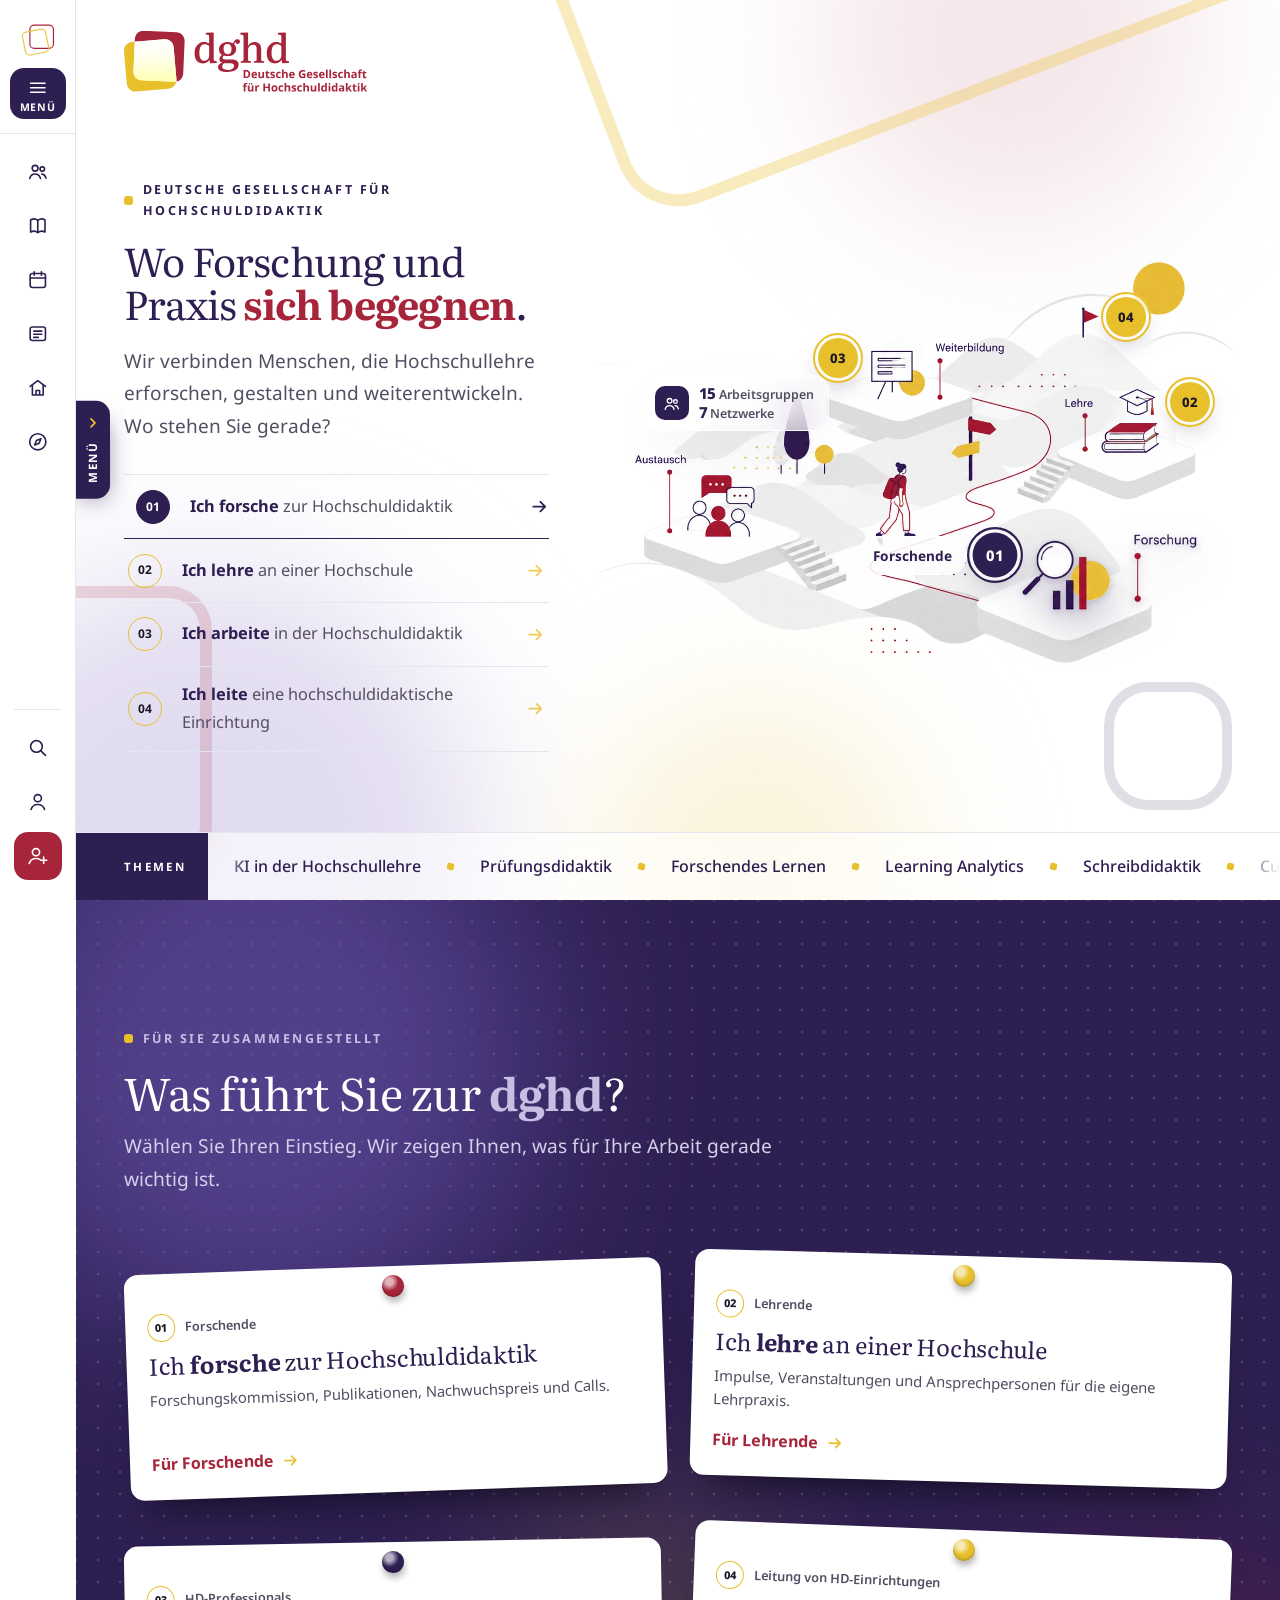
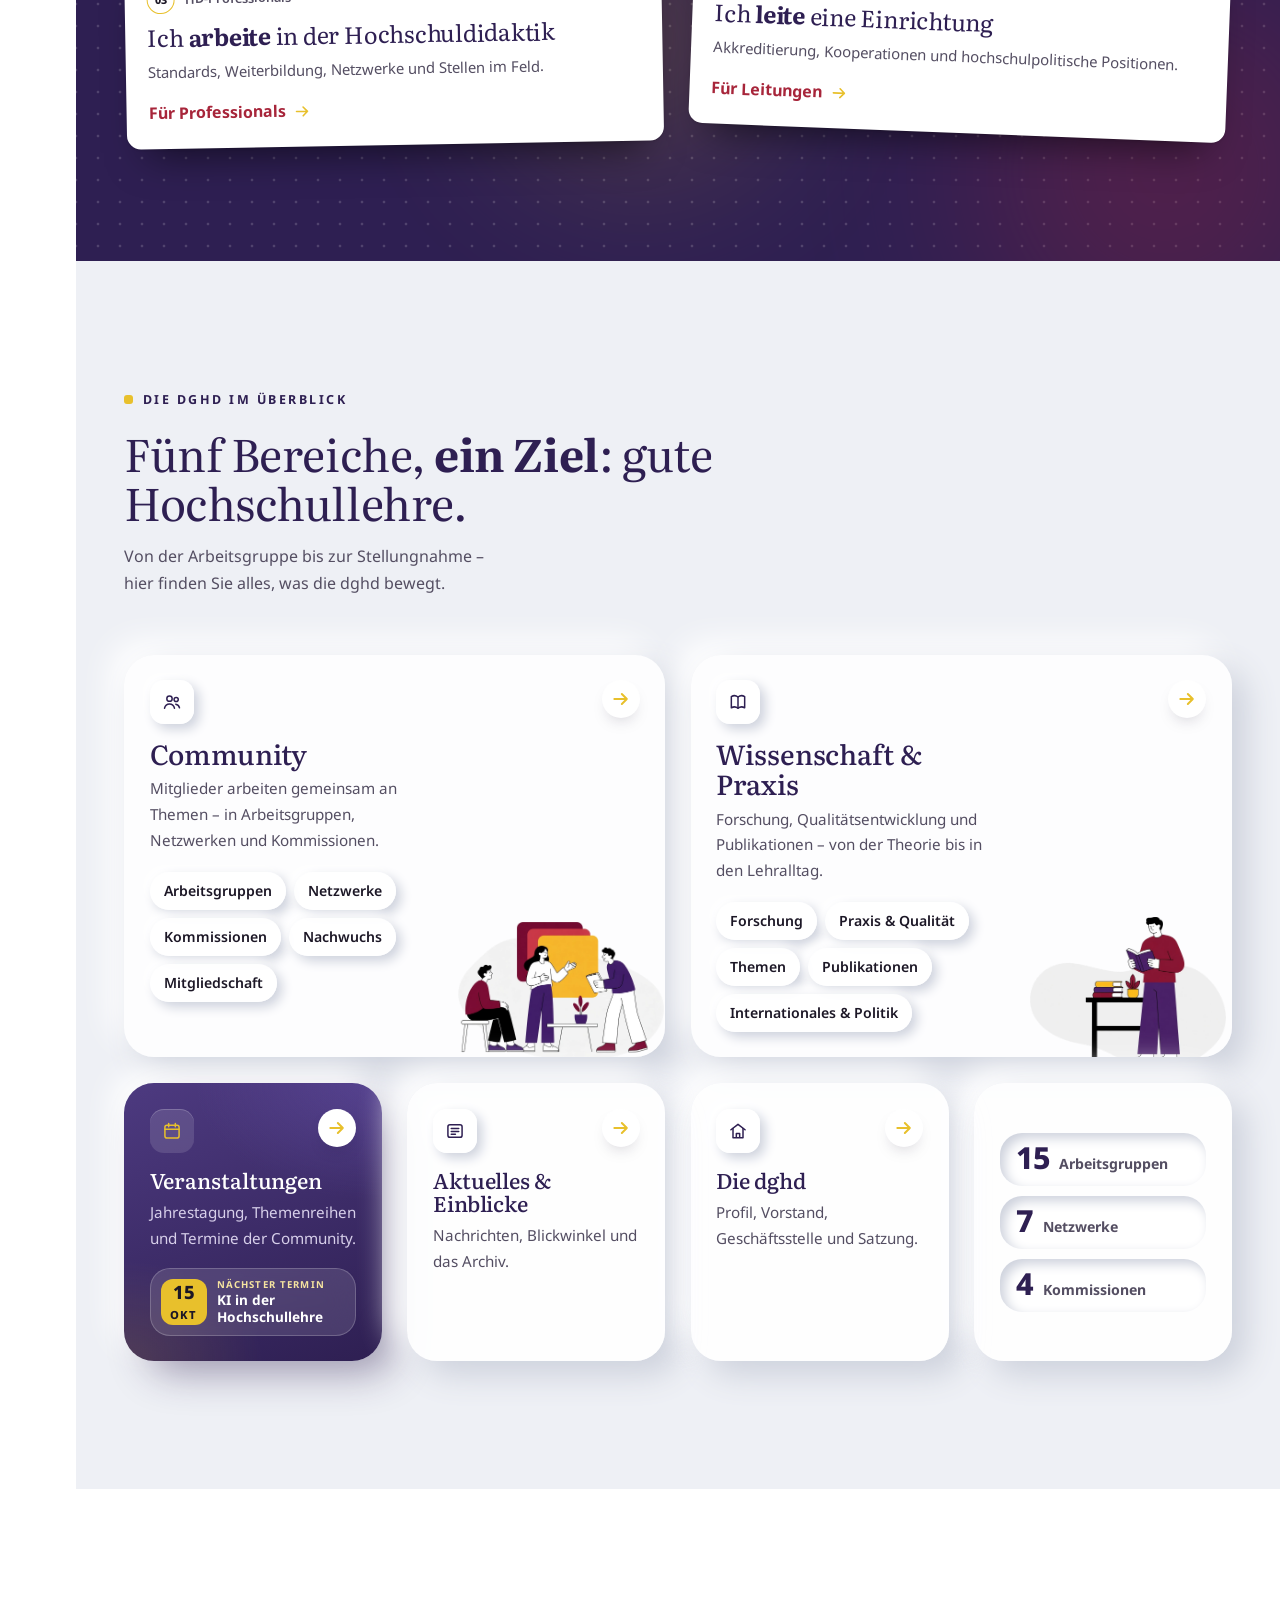
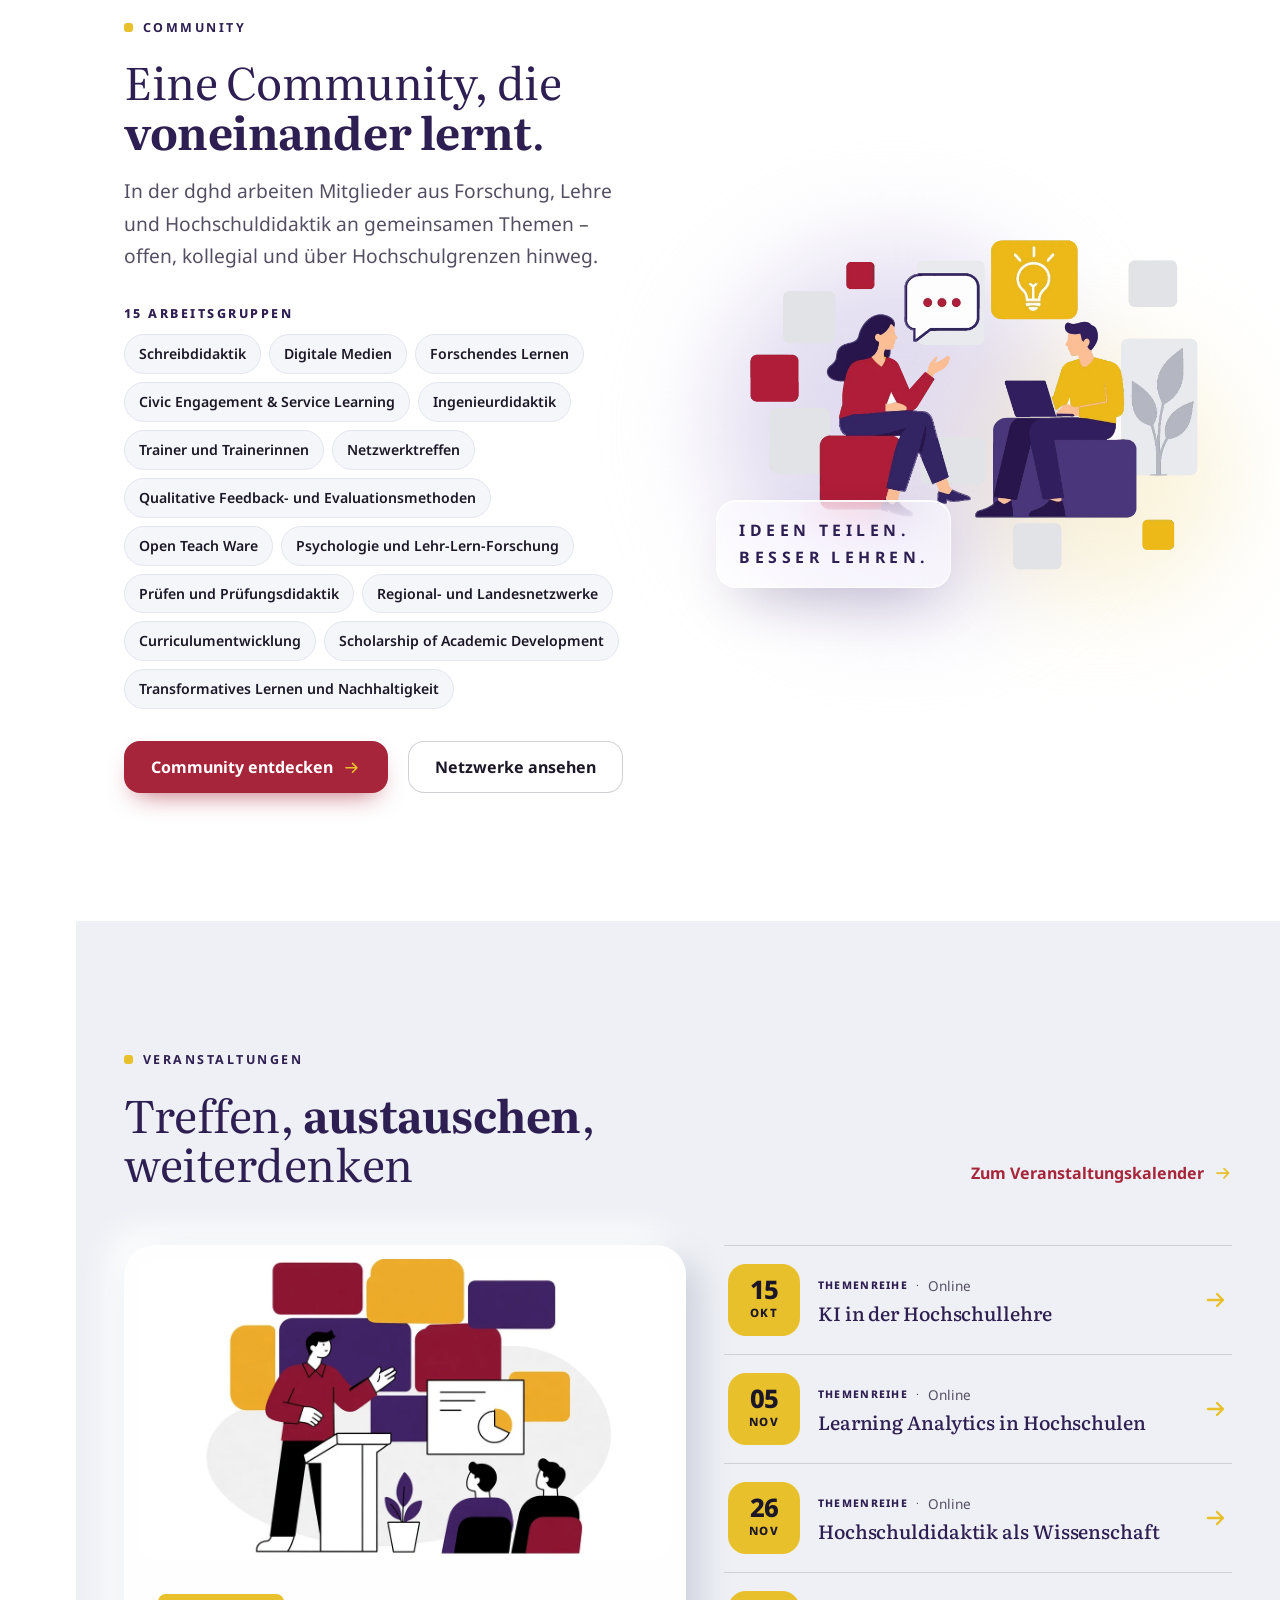
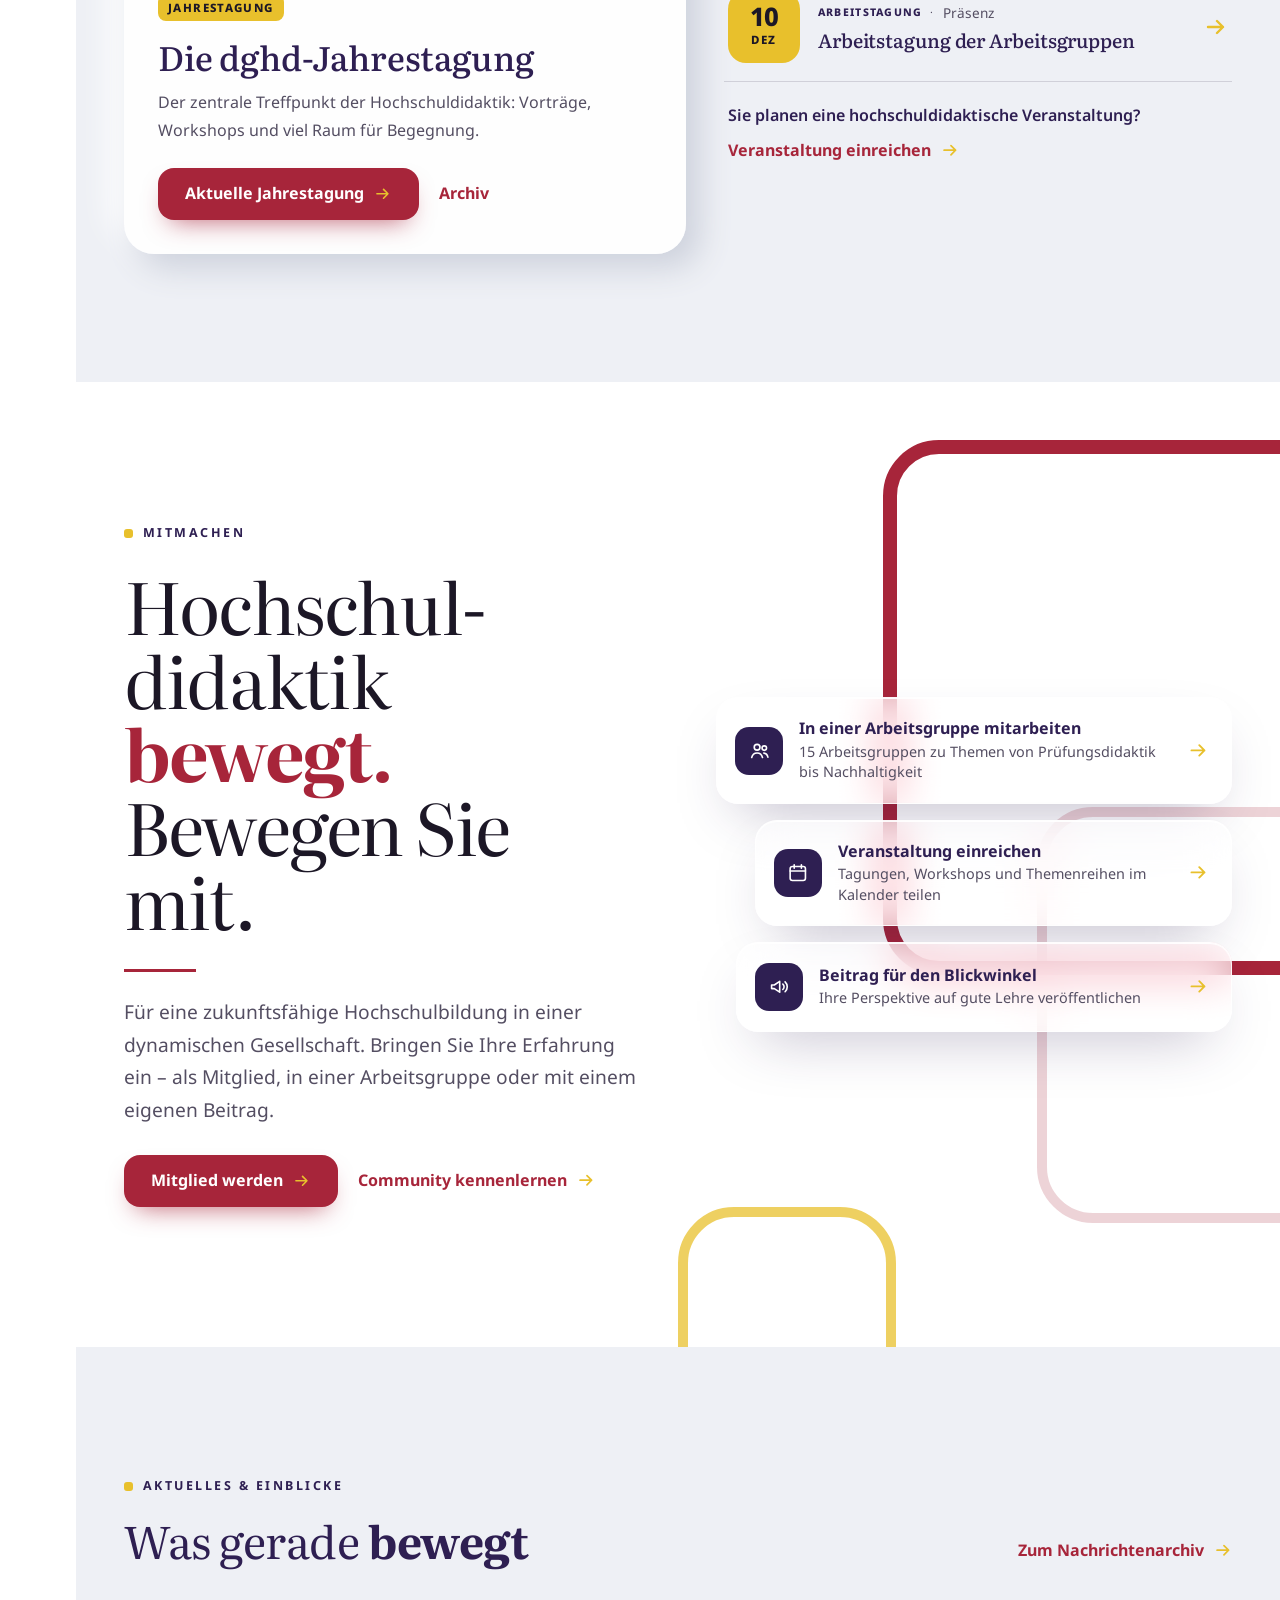
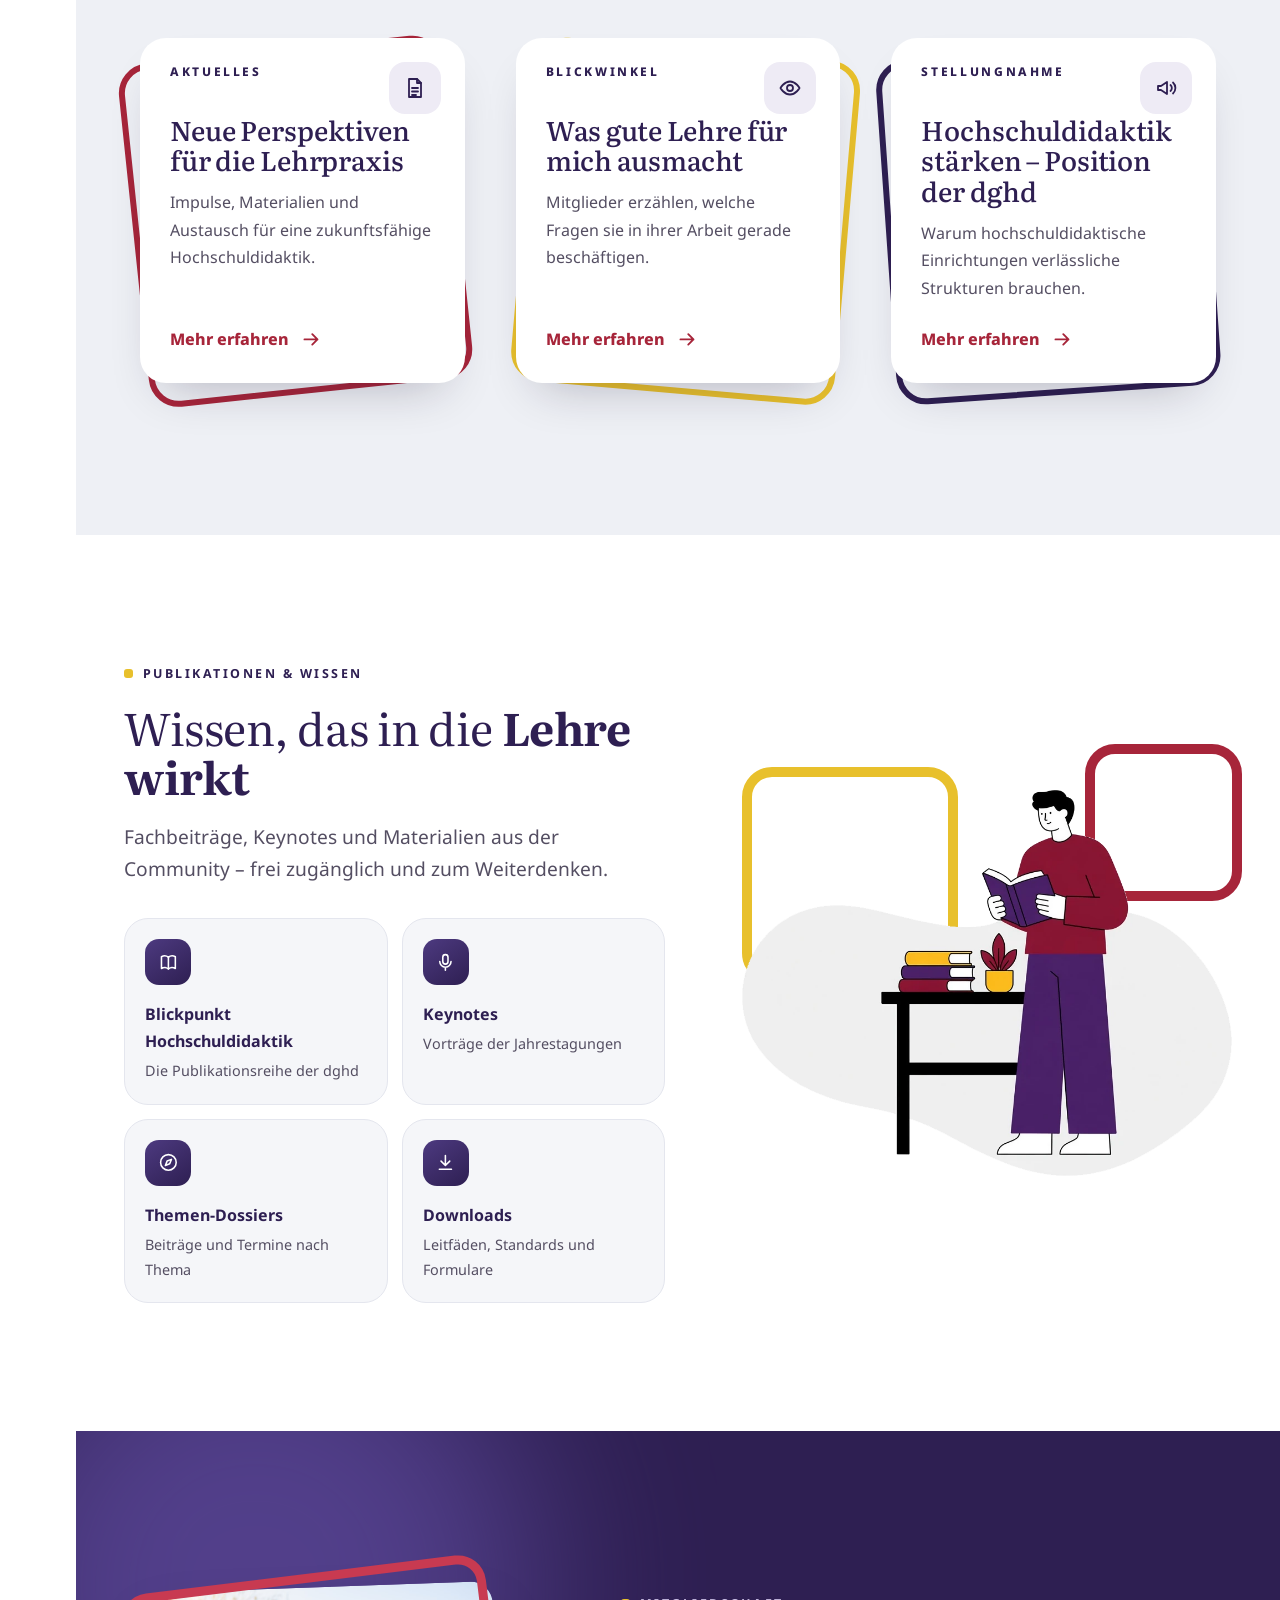
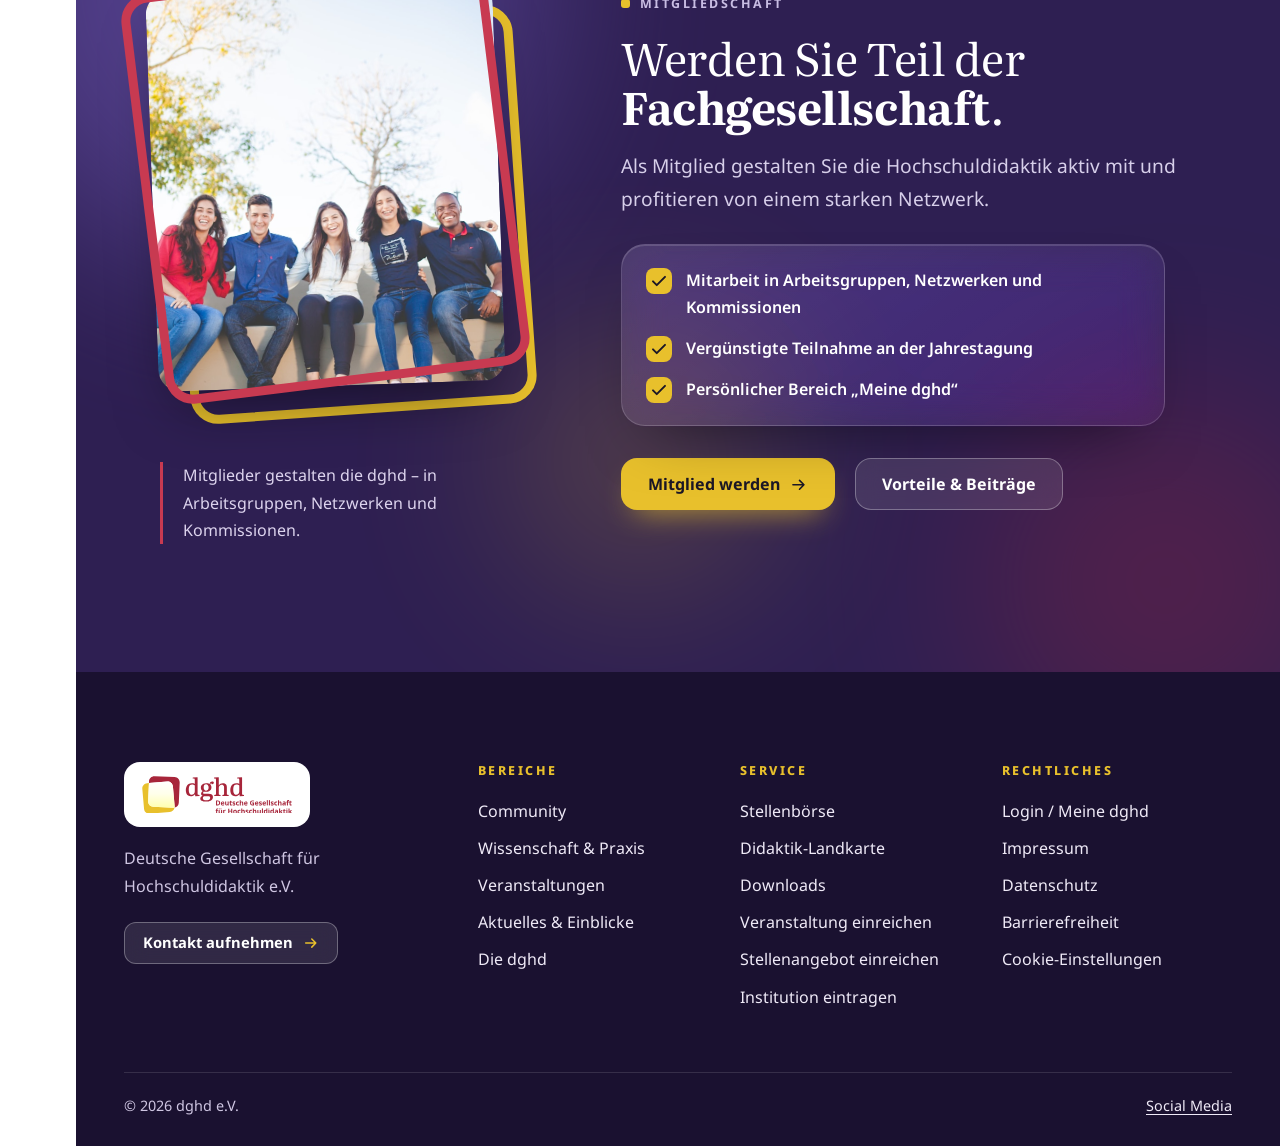
<file: startseite-v5.html>
<!doctype html>
<html lang="de">
<head>
<meta charset="utf-8">
<meta name="viewport" content="width=device-width,initial-scale=1,viewport-fit=cover">
<title>dghd – Wo Forschung und Praxis sich begegnen</title>
<meta name="description" content="Die Deutsche Gesellschaft für Hochschuldidaktik verbindet Menschen, die Hochschullehre erforschen, gestalten und weiterentwickeln.">
<meta name="theme-color" content="#ffffff">
<link rel="icon" href="./Assets/favicon_dghd.svg">
<link rel="preconnect" href="https://fonts.googleapis.com">
<link rel="preconnect" href="https://fonts.gstatic.com" crossorigin>
<link href="https://fonts.googleapis.com/css2?family=Literata:opsz,wght@7..72,400;7..72,500;7..72,700&family=Noto+Sans:wght@300;400;500;600;700;800&display=swap" rel="stylesheet">
<link rel="stylesheet" href="./css/startseite-v5.css?v=12">
<script>document.documentElement.classList.add("js")</script>
<script type="application/ld+json">{"@context":"https://schema.org","@type":"Organization","name":"Deutsche Gesellschaft für Hochschuldidaktik e.V.","alternateName":"dghd","url":"https://www.dghd.de/","logo":"https://www.dghd.de/Assets/dghd2026_bildmarke.svg"}</script>
</head>
<body>

<!-- Icon-Sprite -->
<svg class="sprite" aria-hidden="true" focusable="false">
  <symbol id="i-arrow" viewBox="0 0 24 24"><path d="M4 12h15M13 6l6 6-6 6"/></symbol>
  <symbol id="i-arrow-down" viewBox="0 0 24 24"><path d="M12 4v15M6 13l6 6 6-6"/></symbol>
  <symbol id="i-search" viewBox="0 0 24 24"><circle cx="10.5" cy="10.5" r="6.5"/><path d="m15.5 15.5 5 5"/></symbol>
  <symbol id="i-user" viewBox="0 0 24 24"><circle cx="12" cy="8" r="4"/><path d="M4.5 20.5c1.2-3.8 4-5.5 7.5-5.5s6.3 1.7 7.5 5.5"/></symbol>
  <symbol id="i-close" viewBox="0 0 24 24"><path d="M6 6l12 12M18 6 6 18"/></symbol>
  <symbol id="i-doc" viewBox="0 0 24 24"><path d="M6 3h8l4 4v14H6z"/><path d="M14 3v4h4M9 12h6M9 15.5h6M9 19h4"/></symbol>
  <symbol id="i-eye" viewBox="0 0 24 24"><path d="M2.5 12S6 5.5 12 5.5 21.5 12 21.5 12 18 18.5 12 18.5 2.5 12 2.5 12z"/><circle cx="12" cy="12" r="3"/></symbol>
  <symbol id="i-voice" viewBox="0 0 24 24"><path d="M4 10v4h3l6 4V6L7 10z"/><path d="M16.5 9a4 4 0 0 1 0 6M19 6.5a7.5 7.5 0 0 1 0 11"/></symbol>
  <symbol id="i-book" viewBox="0 0 24 24"><path d="M4 5.5C6.5 4 9.5 4 12 6c2.5-2 5.5-2 8-.5V19c-2.5-1.5-5.5-1.5-8 .5-2.5-2-5.5-2-8-.5z"/><path d="M12 6v13.5"/></symbol>
  <symbol id="i-mic" viewBox="0 0 24 24"><rect x="9" y="3" width="6" height="11" rx="3"/><path d="M5.5 11a6.5 6.5 0 0 0 13 0M12 17.5V21"/></symbol>
  <symbol id="i-check" viewBox="0 0 24 24"><path d="M4 12.5l5 5L20 6.5"/></symbol>
  <symbol id="i-compass" viewBox="0 0 24 24"><circle cx="12" cy="12" r="9"/><path d="m15.5 8.5-2 5-5 2 2-5z"/></symbol>
  <symbol id="i-download" viewBox="0 0 24 24"><path d="M12 4v11M7 10.5l5 5 5-5M5 20h14"/></symbol>
  <symbol id="i-cap" viewBox="0 0 24 24"><path d="M2.5 9 12 4.5 21.5 9 12 13.5z"/><path d="M6.5 11v4.5c1.5 1.7 3.4 2.5 5.5 2.5s4-.8 5.5-2.5V11M21.5 9v5"/></symbol>
  <symbol id="i-board" viewBox="0 0 24 24"><rect x="3.5" y="4" width="17" height="11.5" rx="1.5"/><path d="M7.5 8h6M7.5 11.5h9M9 15.5 7 20.5M15 15.5l2 5"/></symbol>
  <symbol id="i-flag" viewBox="0 0 24 24"><path d="M5.5 21V3.5"/><path d="M5.5 4h11l-2.5 4 2.5 4h-11"/></symbol>
  <symbol id="i-people" viewBox="0 0 24 24"><circle cx="9" cy="8" r="3.2"/><path d="M3 19.5c.8-3.3 3.1-5 6-5s5.2 1.7 6 5"/><circle cx="17" cy="9" r="2.5"/><path d="M16.5 14.6c2.3.2 3.9 1.7 4.5 4.4"/></symbol>
  <symbol id="i-calendar" viewBox="0 0 24 24"><rect x="3.5" y="5" width="17" height="15.5" rx="2.5"/><path d="M3.5 10h17M8 3v4M16 3v4"/></symbol>
  <symbol id="i-news" viewBox="0 0 24 24"><rect x="3.5" y="4.5" width="17" height="15" rx="2.5"/><path d="M7.5 9h9M7.5 12.5h9M7.5 16h5"/></symbol>
  <symbol id="i-chev" viewBox="0 0 24 24"><path d="m9 6 6 6-6 6"/></symbol>
  <symbol id="i-burger" viewBox="0 0 24 24"><path d="M4 7h16M4 12h16M4 17h16"/></symbol>
  <symbol id="i-join" viewBox="0 0 24 24"><circle cx="10" cy="8" r="4"/><path d="M2.5 20.5c1.2-3.8 4-5.5 7.5-5.5 1.6 0 3 .3 4.2 1M18.5 13.5v7M15 17h7"/></symbol>
  <symbol id="i-home" viewBox="0 0 24 24"><path d="M3.5 10.5 12 4l8.5 6.5"/><path d="M6 9v11h12V9M10 20v-5h4v5"/></symbol>
</svg>

<a class="skip-link" href="#inhalt">Zum Inhalt springen</a>


<dialog class="search" data-search-dialog aria-label="Suche">
  <form action="https://www.dghd.de/" method="get" role="search">
    <label for="q">Was möchten Sie finden?</label>
    <div class="search__row">
      <input id="q" name="s" type="search" placeholder="z. B. Prüfungsdidaktik, Jahrestagung, Stellenbörse" autocomplete="off">
      <button class="btn btn--primary" type="submit">Suchen</button>
    </div>
  </form>
  <button class="icon-btn search__close" type="button" data-search-close aria-label="Suche schließen"><svg><use href="#i-close"/></svg></button>
</dialog>

<div class="app">
  <!-- ============ Kopfleiste: Menü-Knopf öffnet die Navigation als Schublade ============ -->
  <header class="topbar">
    <div class="topbar__inner">
      <button class="topbar__menu" type="button" data-sidebar-toggle aria-expanded="false" aria-controls="sidebar"><svg aria-hidden="true"><use href="#i-burger"/></svg><span>Menü</span></button>
      <a class="brand logo-crop" href="./startseite-v5.html">
        <img src="./Assets/dghd2026_bildmarke.svg" alt="dghd – Deutsche Gesellschaft für Hochschuldidaktik, zur Startseite" width="246" height="123">
      </a>
      <div class="topbar__tools">
        <button class="icon-btn" type="button" data-search-open aria-label="Suche öffnen"><svg aria-hidden="true"><use href="#i-search"/></svg></button>
        <a class="icon-btn icon-btn--label" href="https://www.dghd.de/login/"><svg aria-hidden="true"><use href="#i-user"/></svg><span>Login</span></a>
        <a class="btn btn--primary btn--sm topbar__cta" href="https://www.dghd.de/community/mitglied-werden/">Mitglied werden</a>
      </div>
    </div>
  </header>

  <!-- ============ Schmale Leiste links (Desktop, immer sichtbar) ============ -->
  <nav class="rail" aria-label="Schnellzugriff Navigation">
    <a class="rail__mark" href="./startseite-v5.html" aria-label="dghd – zur Startseite"><img src="./Assets/favicon_dghd.svg" alt="" width="36" height="34"></a>
    <button class="rail__btn rail__menu" type="button" data-sidebar-toggle aria-expanded="false" aria-controls="sidebar"><svg aria-hidden="true"><use href="#i-burger"/></svg><span class="rail__caption">Menü</span></button>
    <ul class="rail__list">
      <li><button class="rail__btn" type="button" data-rail-open="1" aria-controls="sidebar"><svg aria-hidden="true"><use href="#i-people"/></svg><span class="rail__label">Community</span></button></li>
      <li><button class="rail__btn" type="button" data-rail-open="2" aria-controls="sidebar"><svg aria-hidden="true"><use href="#i-book"/></svg><span class="rail__label">Wissenschaft &amp; Praxis</span></button></li>
      <li><button class="rail__btn" type="button" data-rail-open="3" aria-controls="sidebar"><svg aria-hidden="true"><use href="#i-calendar"/></svg><span class="rail__label">Veranstaltungen</span></button></li>
      <li><button class="rail__btn" type="button" data-rail-open="4" aria-controls="sidebar"><svg aria-hidden="true"><use href="#i-news"/></svg><span class="rail__label">Aktuelles &amp; Einblicke</span></button></li>
      <li><button class="rail__btn" type="button" data-rail-open="5" aria-controls="sidebar"><svg aria-hidden="true"><use href="#i-home"/></svg><span class="rail__label">Die dghd</span></button></li>
      <li><button class="rail__btn" type="button" data-rail-open="6" aria-controls="sidebar"><svg aria-hidden="true"><use href="#i-compass"/></svg><span class="rail__label">Service</span></button></li>
    </ul>
    <div class="rail__foot">
      <button class="rail__btn" type="button" data-search-open><svg aria-hidden="true"><use href="#i-search"/></svg><span class="rail__label">Suche</span></button>
      <a class="rail__btn" href="https://www.dghd.de/login/"><svg aria-hidden="true"><use href="#i-user"/></svg><span class="rail__label">Login / Meine dghd</span></a>
      <a class="rail__btn rail__join" href="https://www.dghd.de/community/mitglied-werden/"><svg aria-hidden="true"><use href="#i-join"/></svg><span class="rail__label">Mitglied werden</span></a>
    </div>
  </nav>

  <!-- Reiter am Rand der schmalen Leiste (Desktop): öffnet die Navigation -->
  <button class="nav-tab" type="button" data-sidebar-toggle aria-expanded="false" aria-controls="sidebar"><svg aria-hidden="true"><use href="#i-chev"/></svg><span>Menü</span></button>

  <!-- ============ Seitenleiste (Navigation nach Sitemap V2) ============ -->
  <aside class="sidebar" id="sidebar" data-sidebar aria-label="Navigation">
    <div class="sidebar__bar">
      <a class="sidebar__mark" href="./startseite-v5.html" aria-label="dghd – zur Startseite"><img src="./Assets/favicon_dghd.svg" alt="" width="36" height="34"></a>
      <a class="brand logo-crop" href="./startseite-v5.html">
        <img src="./Assets/dghd2026_bildmarke.svg" alt="dghd – Deutsche Gesellschaft für Hochschuldidaktik, zur Startseite" width="246" height="123">
      </a>
      <button class="icon-btn sidebar__close" type="button" data-sidebar-close aria-label="Navigation schließen"><svg aria-hidden="true"><use href="#i-close"/></svg></button>
    </div>
    <div class="sidebar__panel" id="sidebar-panel">
      <button class="sidebar__search" type="button" data-search-open><svg aria-hidden="true"><use href="#i-search"/></svg>Suchen auf dghd.de</button>
      <div class="sidebar__filter" role="group" aria-labelledby="sn-filter-label">
        <span id="sn-filter-label">Zeigen für</span>
        <button type="button" data-zg-filter="" aria-pressed="true">Alle</button>
        <button type="button" data-zg-filter="L" aria-pressed="false">Lehrende</button>
        <button type="button" data-zg-filter="F" aria-pressed="false">Forschende</button>
        <button type="button" data-zg-filter="P" aria-pressed="false">HD-Professionals</button>
        <button type="button" data-zg-filter="M" aria-pressed="false">Leitungen</button>
      </div>
      <nav class="sidenav" aria-label="Hauptnavigation" data-sidenav>
        <ul class="sn-list">
          <li data-zg="" data-kind="fan">
            <button class="sn-toggle" type="button" aria-expanded="false" aria-controls="sn-1"><span>Community</span><svg class="sn-chev" aria-hidden="true"><use href="#i-chev"/></svg></button>
            <ul class="sn-sub sn-sub--fan" id="sn-1" style="--lvl:1" hidden>
              <li class="sn-head" aria-hidden="false"><a href="https://www.dghd.de/community/">Community <small>Zur Übersicht</small></a></li>
              <li data-zg=""><a href="https://www.dghd.de/community/">Community im Überblick</a></li>
              <li data-zg="" data-kind="fan">
                <button class="sn-toggle" type="button" aria-expanded="false" aria-controls="sn-2"><span>Arbeitsgruppen</span><svg class="sn-chev" aria-hidden="true"><use href="#i-chev"/></svg></button>
                <ul class="sn-sub sn-sub--fan" id="sn-2" style="--lvl:2" hidden>
                  <li class="sn-head" aria-hidden="false"><a href="https://www.dghd.de/community/arbeitsgruppen/">Arbeitsgruppen <small>Zur Übersicht</small></a></li>
                  <li data-zg="LFP"><a href="https://www.dghd.de/community/arbeitsgruppen/ag-civic-engagement-und-service-learning/">AG Civic Engagement und Service Learning</a></li>
                  <li data-zg="LFP"><a href="https://www.dghd.de/community/arbeitsgruppen/ag-curriculumentwicklung/">AG Curriculumentwicklung</a></li>
                  <li data-zg="LFP"><a href="https://www.dghd.de/community/arbeitsgruppen/ag-digitale-medien-und-hochschuldidaktik/">AG Digitale Medien und Hochschuldidaktik</a></li>
                  <li data-zg="LFP"><a href="https://www.dghd.de/community/arbeitsgruppen/ag-forschendes-lernen/">AG Forschendes Lernen</a></li>
                  <li data-zg="LFP"><a href="https://www.dghd.de/community/arbeitsgruppen/community-arbeitsgruppen-ag-hochschuldidaktische-regional-und-landesnetzwerke/">AG Hochschuldidaktische Regional- und Landesnetzwerke</a></li>
                  <li data-zg="LFP"><a href="https://www.dghd.de/community/arbeitsgruppen/ag-ingenieurdidaktik/">AG Ingenieurdidaktik</a></li>
                  <li data-zg="LFP"><a href="https://www.dghd.de/community/arbeitsgruppen/ag-open-teach-ware-lehrportale/">AG Open Teach Ware, Lehrportale</a></li>
                  <li data-zg="LFP"><a href="https://www.dghd.de/community/arbeitsgruppen/ag-pruefen-und-pruefungsdidaktik/">AG Prüfen und Prüfungsdidaktik</a></li>
                  <li data-zg="LFP"><a href="https://www.dghd.de/community/arbeitsgruppen/ag-psychologie-und-lehr-lern-forschung/">AG Psychologie und Lehr-Lern-Forschung</a></li>
                  <li data-zg="LFP"><a href="https://www.dghd.de/community/arbeitsgruppen/g-qualitative-feedback-und-evaluationsmethoden/">AG Qualitative Feedback- und Evaluationsmethoden</a></li>
                  <li data-zg="LFP"><a href="https://www.dghd.de/community/arbeitsgruppen/ag-scholarship-of-academic-development/">AG Scholarship of Academic Development</a></li>
                  <li data-zg="LFP"><a href="https://www.dghd.de/community/arbeitsgruppen/ag-schreibdidaktik-in-der-hochschuldidaktik/">AG Schreibdidaktik in der Hochschuldidaktik</a></li>
                  <li data-zg="LFP"><a href="https://www.dghd.de/community/arbeitsgruppen/ag-trainer-und-trainerinnen/">AG Trainer und Trainerinnen</a></li>
                  <li data-zg="LFP"><a href="https://www.dghd.de/community/arbeitsgruppen/ag-transformatives-lernen-und-nachhaltigkeit/">AG Transformatives Lernen und Nachhaltigkeit</a></li>
                  <li data-zg="P"><a href="https://www.dghd.de/community/projektgruppen/">Projektgruppe zum beruflichen Selbstverständnis</a></li>
                </ul>
              </li>
              <li data-zg="" data-kind="fan">
                <button class="sn-toggle" type="button" aria-expanded="false" aria-controls="sn-3"><span>Netzwerke</span><svg class="sn-chev" aria-hidden="true"><use href="#i-chev"/></svg></button>
                <ul class="sn-sub sn-sub--fan" id="sn-3" style="--lvl:2" hidden>
                  <li class="sn-head" aria-hidden="false"><a href="https://www.dghd.de/community/netzwerke/">Netzwerke <small>Zur Übersicht</small></a></li>
                  <li data-zg="F"><a href="https://www.dghd.de/community/netzwerke/promovierenden-netzwerk/">Promovierenden-Netzwerk</a></li>
                  <li data-zg="LP"><a href="https://www.dghd.de/community/netzwerke/netzwerk-tutorienarbeit-an-hochschulen/">Netzwerk Tutorienarbeit an Hochschulen</a></li>
                  <li data-zg="LF"><a href="https://www.dghd.de/community/netzwerke/netzwerk-theologie-und-hochschuldidaktik/">Netzwerk Theologie und Hochschuldidaktik</a></li>
                  <li data-zg="LPM"><a href="https://www.dghd.de/community/netzwerke/netzwerk-fachhochschulen-haws/">Netzwerk Fachhochschulen / HAWs</a></li>
                  <li data-zg="LPM"><a href="#">Netzwerk Orientierungs(studien)programme</a></li>
                  <li data-zg="LP"><a href="#">Heterogenität und Interkulturalität</a></li>
                  <li data-zg="PM"><a href="#">Netzwerktreffen der Hochschuldidaktik in Deutschland</a></li>
                </ul>
              </li>
              <li data-zg="" data-kind="fan">
                <button class="sn-toggle" type="button" aria-expanded="false" aria-controls="sn-4"><span>Kommissionen</span><svg class="sn-chev" aria-hidden="true"><use href="#i-chev"/></svg></button>
                <ul class="sn-sub sn-sub--fan" id="sn-4" style="--lvl:2" hidden>
                  <li class="sn-head" aria-hidden="false"><a href="https://www.dghd.de/die-dghd/kommissionen/">Kommissionen <small>Zur Übersicht</small></a></li>
                  <li data-zg="F"><a href="https://www.dghd.de/community/forschungskommission/">Forschungskommission</a></li>
                  <li data-zg="LP"><a href="https://www.dghd.de/community/weiterbildungskommission/">Weiterbildungskommission</a></li>
                  <li data-zg="PM" data-kind="fan">
                    <button class="sn-toggle" type="button" aria-expanded="false" aria-controls="sn-5"><span>Akkreditierungskommission (AKKO)</span><svg class="sn-chev" aria-hidden="true"><use href="#i-chev"/></svg></button>
                    <ul class="sn-sub sn-sub--fan" id="sn-5" style="--lvl:3" hidden>
                      <li class="sn-head" aria-hidden="false"><a href="https://www.dghd.de/community/akkreditierungskommission/">Akkreditierungskommission (AKKO) <small>Zur Übersicht</small></a></li>
                      <li data-zg="PM"><a href="https://www.dghd.de/community/akkreditierungskommission/ziele-der-akko/">Ziele der AKKO</a></li>
                      <li data-zg="PM"><a href="https://www.dghd.de/community/akkreditierungskommission/einladung-zur-teilnahme/">Einladung zur Teilnahme</a></li>
                      <li data-zg="PM"><a href="https://www.dghd.de/community/akkreditierungskommission/verfahren-der-akko/">Auftrag und Verfahren</a></li>
                      <li data-zg="LPM"><a href="https://www.dghd.de/community/akkreditierungskommission/dghd-akkreditiert/">Akkreditierte Personen</a></li>
                      <li data-zg="LPM"><a href="https://www.dghd.de/community/akkreditierungskommission/akkreditierte-programme/">Akkreditierte Programme und Einrichtungen</a></li>
                      <li data-zg="PM"><a href="https://www.dghd.de/community/akkreditierungskommission/kontakt-zur-akko/">Kontakt zur AKKO</a></li>
                      <li data-zg="PM"><a href="https://www.dghd.de/community/akkreditierungskommission/akko-downloads/">AKKO-Downloads</a></li>
                    </ul>
                  </li>
                  <li data-zg=""><a href="https://www.dghd.de/community/kommunikation-und-oeffentlichkeitsarbeit/">Kommunikation und Öffentlichkeitsarbeit</a></li>
                </ul>
              </li>
              <li data-zg="F" data-kind="inline">
                <button class="sn-toggle" type="button" aria-expanded="false" aria-controls="sn-6"><span>Nachwuchs</span><svg class="sn-chev" aria-hidden="true"><use href="#i-chev"/></svg></button>
                <ul class="sn-sub sn-sub--inline" id="sn-6" style="--lvl:1" hidden>
                  <li data-zg="F"><a href="https://www.dghd.de/community/netzwerke/promovierenden-netzwerk/">Promovierenden-Netzwerk</a></li>
                  <li data-zg="F"><a href="https://www.dghd.de/die-dghd/nachwuchspreis/">dghd-Nachwuchspreis</a></li>
                </ul>
              </li>
              <li data-zg=""><a href="https://www.dghd.de/community/kooperationen/">Kooperationen</a></li>
              <li data-zg="" data-kind="inline">
                <button class="sn-toggle" type="button" aria-expanded="false" aria-controls="sn-7"><span>Mitgliedschaft</span><svg class="sn-chev" aria-hidden="true"><use href="#i-chev"/></svg></button>
                <ul class="sn-sub sn-sub--inline" id="sn-7" style="--lvl:1" hidden>
                  <li data-zg=""><a href="https://www.dghd.de/community/mitglied-werden/">Mitglied werden</a></li>
                  <li data-zg=""><a href="#">Vorteile und Mitgliedsbeiträge</a></li>
                  <li data-zg=""><a href="https://www.dghd.de/login/">Meine dghd (Login)</a></li>
                </ul>
              </li>
            </ul>
          </li>
          <li data-zg="" data-kind="fan">
            <button class="sn-toggle" type="button" aria-expanded="false" aria-controls="sn-8"><span>Wissenschaft &amp; Praxis</span><svg class="sn-chev" aria-hidden="true"><use href="#i-chev"/></svg></button>
            <ul class="sn-sub sn-sub--fan" id="sn-8" style="--lvl:1" hidden>
              <li class="sn-head" aria-hidden="false"><a href="https://www.dghd.de/forschung/">Wissenschaft &amp; Praxis <small>Zur Übersicht</small></a></li>
              <li data-zg=""><a href="https://www.dghd.de/forschung/">Wissenschaft &amp; Praxis im Überblick</a></li>
              <li data-zg="F" data-kind="inline">
                <button class="sn-toggle" type="button" aria-expanded="false" aria-controls="sn-9"><span>Forschung</span><svg class="sn-chev" aria-hidden="true"><use href="#i-chev"/></svg></button>
                <ul class="sn-sub sn-sub--inline" id="sn-9" style="--lvl:1" hidden>
                  <li data-zg="F"><a href="https://www.dghd.de/forschung/">Hochschuldidaktische Forschung</a></li>
                  <li data-zg="F"><a href="https://www.dghd.de/community/forschungskommission/">Forschungskommission</a></li>
                  <li data-zg="F"><a href="#">Nachwuchsförderung</a></li>
                </ul>
              </li>
              <li data-zg="LPM" data-kind="inline">
                <button class="sn-toggle" type="button" aria-expanded="false" aria-controls="sn-10"><span>Praxis &amp; Qualitätsentwicklung</span><svg class="sn-chev" aria-hidden="true"><use href="#i-chev"/></svg></button>
                <ul class="sn-sub sn-sub--inline" id="sn-10" style="--lvl:1" hidden>
                  <li data-zg="LPM"><a href="https://www.dghd.de/praxis/standards-fuer-die-praxis/">Standards für die Praxis</a></li>
                  <li data-zg="LP"><a href="https://www.dghd.de/community/weiterbildungskommission/">Weiterbildungskommission</a></li>
                  <li data-zg="PM" data-kind="fan">
                    <button class="sn-toggle" type="button" aria-expanded="false" aria-controls="sn-11"><span>Akkreditierung (AKKO)</span><svg class="sn-chev" aria-hidden="true"><use href="#i-chev"/></svg></button>
                    <ul class="sn-sub sn-sub--fan" id="sn-11" style="--lvl:2" hidden>
                      <li class="sn-head" aria-hidden="false"><a href="https://www.dghd.de/community/akkreditierungskommission/">Akkreditierung (AKKO) <small>Zur Übersicht</small></a></li>
                      <li data-zg="PM"><a href="https://www.dghd.de/community/akkreditierungskommission/ziele-der-akko/">Ziele der AKKO</a></li>
                      <li data-zg="PM"><a href="https://www.dghd.de/community/akkreditierungskommission/einladung-zur-teilnahme/">Einladung zur Teilnahme</a></li>
                      <li data-zg="PM"><a href="https://www.dghd.de/community/akkreditierungskommission/verfahren-der-akko/">Auftrag und Verfahren</a></li>
                      <li data-zg="LPM"><a href="https://www.dghd.de/community/akkreditierungskommission/dghd-akkreditiert/">Akkreditierte Personen</a></li>
                      <li data-zg="LPM"><a href="https://www.dghd.de/community/akkreditierungskommission/akkreditierte-programme/">Akkreditierte Programme und Einrichtungen</a></li>
                      <li data-zg="PM"><a href="https://www.dghd.de/community/akkreditierungskommission/kontakt-zur-akko/">Kontakt zur AKKO</a></li>
                      <li data-zg="PM"><a href="https://www.dghd.de/community/akkreditierungskommission/akko-downloads/">AKKO-Downloads</a></li>
                    </ul>
                  </li>
                </ul>
              </li>
              <li data-zg="" data-kind="fan">
                <button class="sn-toggle" type="button" aria-expanded="false" aria-controls="sn-12"><span>Themen</span><svg class="sn-chev" aria-hidden="true"><use href="#i-chev"/></svg></button>
                <ul class="sn-sub sn-sub--fan" id="sn-12" style="--lvl:2" hidden>
                  <li class="sn-head" aria-hidden="false"><span>Themen</span></li>
                  <li data-zg=""><a href="#">Themenübersicht</a></li>
                  <li data-zg="LFP"><a href="https://www.dghd.de/themenreihe-gesellschaftliche-bildung-in-der-hochschuldidaktik/">Gesellschaftliche Bildung in der Hochschuldidaktik</a></li>
                  <li data-zg="F"><a href="https://www.dghd.de/dghd-themenreihe-hochschuldidaktik-als-wissenschaft/">Hochschuldidaktik als Wissenschaft</a></li>
                  <li data-zg="LF"><a href="https://www.dghd.de/dghd-themenreihe-learning-analytics-in-hochschulen/">Learning Analytics in Hochschulen</a></li>
                  <li data-zg="LP"><a href="https://www.dghd.de/praxis/veranstaltungskalender/dghd-themenreihe-ki-in-der-hochschullehre/">KI in der Hochschullehre</a></li>
                </ul>
              </li>
              <li data-zg="" data-kind="fan">
                <button class="sn-toggle" type="button" aria-expanded="false" aria-controls="sn-13"><span>Publikationen &amp; Wissen</span><svg class="sn-chev" aria-hidden="true"><use href="#i-chev"/></svg></button>
                <ul class="sn-sub sn-sub--fan" id="sn-13" style="--lvl:2" hidden>
                  <li class="sn-head" aria-hidden="true"><span>Publikationen &amp; Wissen</span></li>
                  <li data-zg="F"><a href="https://www.dghd.de/die-dghd/blickpunkt-hochschuldidaktik/">Blickpunkt Hochschuldidaktik (Buchreihe)</a></li>
                  <li data-zg="F"><a href="#">Publikationen</a></li>
                  <li data-zg=""><a href="#">Keynotes</a></li>
                  <li data-zg=""><a href="https://www.dghd.de/die-dghd/downloads/">Downloads</a></li>
                </ul>
              </li>
              <li data-zg="FM" data-kind="fan">
                <button class="sn-toggle" type="button" aria-expanded="false" aria-controls="sn-14"><span>Internationales &amp; Politik</span><svg class="sn-chev" aria-hidden="true"><use href="#i-chev"/></svg></button>
                <ul class="sn-sub sn-sub--fan" id="sn-14" style="--lvl:2" hidden>
                  <li class="sn-head" aria-hidden="true"><span>Internationales &amp; Politik</span></li>
                  <li data-zg="FM"><a href="https://www.dghd.de/community/kooperationen/internationale-kooperationen/">Internationale Kooperationen</a></li>
                  <li data-zg="F"><a href="#">Konferenzen und Publikationsmöglichkeiten</a></li>
                  <li data-zg="M"><a href="#">Politik und Stellungnahmen</a></li>
                  <li data-zg="F"><a href="#">Internationale Aktivitäten</a></li>
                </ul>
              </li>
            </ul>
          </li>
          <li data-zg="" data-kind="fan">
            <button class="sn-toggle" type="button" aria-expanded="false" aria-controls="sn-15"><span>Veranstaltungen</span><svg class="sn-chev" aria-hidden="true"><use href="#i-chev"/></svg></button>
            <ul class="sn-sub sn-sub--fan" id="sn-15" style="--lvl:1" hidden>
              <li class="sn-head" aria-hidden="false"><a href="https://www.dghd.de/praxis/veranstaltungskalender/">Veranstaltungen <small>Zur Übersicht</small></a></li>
              <li data-zg=""><a href="#">Veranstaltungen im Überblick</a></li>
              <li data-zg=""><a href="https://www.dghd.de/praxis/veranstaltungskalender/">Veranstaltungskalender</a></li>
              <li data-zg="" data-kind="inline">
                <button class="sn-toggle" type="button" aria-expanded="false" aria-controls="sn-16"><span>dghd-Jahrestagung</span><svg class="sn-chev" aria-hidden="true"><use href="#i-chev"/></svg></button>
                <ul class="sn-sub sn-sub--inline" id="sn-16" style="--lvl:1" hidden>
                  <li data-zg=""><a href="https://www.dghd.de/die-dghd/dghd-jahrestagungen/">Aktuelle Jahrestagung</a></li>
                  <li data-zg=""><a href="https://www.dghd.de/die-dghd/dghd-jahrestagungen/">Vergangene Jahrestagungen, Archiv</a></li>
                </ul>
              </li>
              <li data-zg=""><a href="https://www.dghd.de/tagung-ausrichten/">Veranstaltung einreichen</a></li>
            </ul>
          </li>
          <li data-zg="" data-kind="inline">
            <button class="sn-toggle" type="button" aria-expanded="false" aria-controls="sn-17"><span>Aktuelles &amp; Einblicke</span><svg class="sn-chev" aria-hidden="true"><use href="#i-chev"/></svg></button>
            <ul class="sn-sub sn-sub--inline" id="sn-17" style="--lvl:0" hidden>
              <li data-zg=""><a href="#aktuelles">Aktuelles</a></li>
              <li data-zg=""><a href="https://www.dghd.de/blickwinkel/">Blickwinkel</a></li>
              <li data-zg=""><a href="#">Nachrichtenarchiv</a></li>
            </ul>
          </li>
          <li data-zg="" data-kind="fan">
            <button class="sn-toggle" type="button" aria-expanded="false" aria-controls="sn-18"><span>Die dghd</span><svg class="sn-chev" aria-hidden="true"><use href="#i-chev"/></svg></button>
            <ul class="sn-sub sn-sub--fan" id="sn-18" style="--lvl:1" hidden>
              <li class="sn-head" aria-hidden="false"><a href="https://www.dghd.de/die-dghd/">Die dghd <small>Zur Übersicht</small></a></li>
              <li data-zg="" data-kind="inline">
                <button class="sn-toggle" type="button" aria-expanded="false" aria-controls="sn-19"><span>Über die dghd</span><svg class="sn-chev" aria-hidden="true"><use href="#i-chev"/></svg></button>
                <ul class="sn-sub sn-sub--inline" id="sn-19" style="--lvl:1" hidden>
                  <li data-zg=""><a href="#">Profil und Auftrag</a></li>
                  <li data-zg=""><a href="#">Ziele</a></li>
                  <li data-zg=""><a href="#">Geschichte und Entwicklung</a></li>
                </ul>
              </li>
              <li data-zg=""><a href="https://www.dghd.de/die-dghd/der-vorstand/">Vorstand</a></li>
              <li data-zg=""><a href="https://www.dghd.de/die-dghd/geschaftsstelle/">Geschäftsstelle</a></li>
              <li data-zg=""><a href="https://www.dghd.de/community/kooperationen/">Kooperationen</a></li>
              <li data-zg=""><a href="https://www.dghd.de/die-dghd/satzung/">Satzung</a></li>
              <li data-zg=""><a href="https://www.dghd.de/kontakt/">Kontakt</a></li>
            </ul>
          </li>
          <li data-zg="" data-kind="fan">
            <button class="sn-toggle" type="button" aria-expanded="false" aria-controls="sn-20"><span>Service</span><svg class="sn-chev" aria-hidden="true"><use href="#i-chev"/></svg></button>
            <ul class="sn-sub sn-sub--fan" id="sn-20" style="--lvl:1" hidden>
              <li class="sn-head" aria-hidden="true"><span>Service</span></li>
              <li data-zg="LP"><a href="https://www.dghd.de/praxis/stellenboerse/">Stellenbörse</a></li>
              <li data-zg="LPM"><a href="https://www.dghd.de/didaktik-landkarte/">Didaktik-Landkarte</a></li>
              <li data-zg=""><a href="https://www.dghd.de/die-dghd/downloads/">Downloads</a></li>
              <li data-zg=""><a href="https://www.dghd.de/tagung-ausrichten/">Veranstaltung einreichen</a></li>
              <li data-zg="PM"><a href="#">Stellenangebot einreichen</a></li>
              <li data-zg="M"><a href="#">Institution eintragen</a></li>
            </ul>
          </li>
        </ul>
      </nav>
      <div class="sidebar__foot">
        <a class="sidebar__login" href="https://www.dghd.de/login/"><svg aria-hidden="true"><use href="#i-user"/></svg>Login / Meine dghd</a>
        <a class="btn btn--primary sidebar__cta" href="https://www.dghd.de/community/mitglied-werden/">Mitglied werden</a>
      </div>
    </div>
  </aside>
  <div class="sn-scrim" data-sn-scrim hidden></div>

<div class="app__main">
<main id="inhalt">

<!-- ============ 1 Hero – 100dvh, Zielgruppen direkt neben der Headline und als Stationen in der Illustration ============ -->
<section class="hero" aria-labelledby="hero-title" data-hero>
  <div class="blobs" aria-hidden="true"><i class="blob blob--violet"></i><i class="blob blob--bordeaux"></i><i class="blob blob--gold"></i></div>
  <!-- Rahmen (Moderationskarten-Motiv) in den Ecken, bewegen sich unabhängig -->
  <div class="hero__frames" aria-hidden="true"><i class="hf hf--a"></i><i class="hf hf--b"></i><i class="hf hf--c"></i></div>

  <!-- Logo oben links (Desktop, ersetzt die Kopfleiste) -->
  <div class="hero__top wrap"><a class="brand logo-crop hero__brand" href="./startseite-v5.html"><img src="./Assets/dghd2026_bildmarke.svg" alt="dghd – Deutsche Gesellschaft für Hochschuldidaktik, zur Startseite" width="246" height="123"></a></div>

  <div class="hero__main wrap">
    <div class="hero__copy">
      <p class="kicker"><i class="dot" aria-hidden="true"></i>Deutsche Gesellschaft für Hochschuldidaktik</p>
      <h1 class="hero__title" id="hero-title">Wo Forschung und Praxis <mark class="hl">sich begegnen</mark>.</h1>
      <p class="hero__lead">Wir verbinden Menschen, die Hochschullehre erforschen, gestalten und weiterentwickeln. Wo stehen Sie gerade?</p>

      <nav class="paths" aria-label="Einstieg nach Zielgruppe">
        <ul class="paths__list">
          <li><a class="path" href="#fuer-forschende" data-audience-link="forschende" data-station="1">
            <span class="path__no">01</span>
            <span class="path__text"><b>Ich forsche</b> zur Hochschuldidaktik</span>
            <svg class="path__arrow" aria-hidden="true"><use href="#i-arrow"/></svg>
          </a></li>
          <li><a class="path" href="#fuer-lehrende" data-audience-link="lehrende" data-station="2">
            <span class="path__no">02</span>
            <span class="path__text"><b>Ich lehre</b> an einer Hochschule</span>
            <svg class="path__arrow" aria-hidden="true"><use href="#i-arrow"/></svg>
          </a></li>
          <li><a class="path" href="#fuer-professionals" data-audience-link="professionals" data-station="3">
            <span class="path__no">03</span>
            <span class="path__text"><b>Ich arbeite</b> in der Hochschuldidaktik</span>
            <svg class="path__arrow" aria-hidden="true"><use href="#i-arrow"/></svg>
          </a></li>
          <li><a class="path" href="#fuer-leitung" data-audience-link="leitung" data-station="4">
            <span class="path__no">04</span>
            <span class="path__text"><b>Ich leite</b> eine hochschuldidaktische Einrichtung</span>
            <svg class="path__arrow" aria-hidden="true"><use href="#i-arrow"/></svg>
          </a></li>
        </ul>
      </nav>
    </div>

    <div class="hero__art">
      <div class="stage" data-stage>
        <img class="stage__base" src="./Assets/illustrations/wege-landschaft-basis.webp?v=2" alt="" width="1269" height="833" fetchpriority="high">
        <!-- Freigestellte Bildelemente der Stationen, passgenau über dem Grundbild (Positionen/Breite in % von 1269 × 833 px) -->
        <a class="cut" href="#fuer-forschende" data-audience-link="forschende" data-station="1" style="--l:64.539%;--t:68.667%;--w:21.198%" tabindex="-1" aria-hidden="true"><img src="./Assets/illustrations/stationen/forschung.webp" alt="" width="269" height="116"></a>
        <a class="cut" href="#fuer-lehrende" data-audience-link="lehrende" data-station="2" style="--l:68.716%;--t:33.133%;--w:13.633%" tabindex="-1" aria-hidden="true"><img src="./Assets/illustrations/stationen/lehre.webp" alt="" width="173" height="117"></a>
        <a class="cut" href="#fuer-professionals" data-audience-link="professionals" data-station="3" style="--l:40.347%;--t:22.809%;--w:19.385%" tabindex="-1" aria-hidden="true"><img src="./Assets/illustrations/stationen/weiterbildung.webp" alt="" width="246" height="105"></a>
        <a class="cut" href="https://www.dghd.de/community/" data-station="5" style="--l:5.91%;--t:47.779%;--w:17.494%" tabindex="-1" aria-hidden="true"><img src="./Assets/illustrations/stationen/austausch.webp" alt="" width="222" height="151"></a>
        <a class="cut cut--small" href="#fuer-leitung" data-audience-link="leitung" data-station="4" style="--l:71.08%;--t:14.766%;--w:2.443%" tabindex="-1" aria-hidden="true"><img src="./Assets/illustrations/stationen/leitung.webp" alt="" width="31" height="58"></a>
        <!-- Stationen der Illustration = Zielgruppen (Positionen in % der Bildfläche) -->
        <a class="pin pin--left" href="#fuer-forschende" data-audience-link="forschende" data-station="1" style="--x:58.5%;--y:70%" tabindex="-1" aria-hidden="true"><b>01</b><span>Forschende</span></a>
        <a class="pin" href="#fuer-lehrende" data-audience-link="lehrende" data-station="2" style="--x:86.85%;--y:35.9%" tabindex="-1" aria-hidden="true"><b>02</b><span>Lehrende</span></a>
        <a class="pin pin--left" href="#fuer-professionals" data-audience-link="professionals" data-station="3" style="--x:35.6%;--y:26.1%" tabindex="-1" aria-hidden="true"><b>03</b><span>HD-Professionals</span></a>
        <a class="pin" href="#fuer-leitung" data-audience-link="leitung" data-station="4" style="--x:77.5%;--y:17%" tabindex="-1" aria-hidden="true"><b>04</b><span>Leitung</span></a>

        <!-- gehört zur Station „Austausch“ -->
        <a class="float float--stats glass" href="https://www.dghd.de/community/" data-station="5">
          <span class="float__icon" aria-hidden="true"><svg><use href="#i-people"/></svg></span>
          <span class="float__stats"><span><b>15</b> Arbeitsgruppen</span><span><b>7</b> Netzwerke</span></span>
        </a>
      </div>
    </div>
  </div>

  <!-- Themenband: füllt den unteren Rand und zeigt, woran die Community arbeitet -->
  <div class="topics" aria-label="Themen der Community">
    <p class="topics__label">Themen</p>
    <div class="topics__track">
      <ul class="topics__row">
        <li><a href="https://www.dghd.de/praxis/veranstaltungskalender/dghd-themenreihe-ki-in-der-hochschullehre/">KI in der Hochschullehre</a></li>
        <li><a href="https://www.dghd.de/community/arbeitsgruppen/ag-pruefen-und-pruefungsdidaktik/">Prüfungsdidaktik</a></li>
        <li><a href="https://www.dghd.de/community/arbeitsgruppen/ag-forschendes-lernen/">Forschendes Lernen</a></li>
        <li><a href="https://www.dghd.de/dghd-themenreihe-learning-analytics-in-hochschulen/">Learning Analytics</a></li>
        <li><a href="https://www.dghd.de/community/arbeitsgruppen/ag-schreibdidaktik-in-der-hochschuldidaktik/">Schreibdidaktik</a></li>
        <li><a href="https://www.dghd.de/community/arbeitsgruppen/ag-curriculumentwicklung/">Curriculumentwicklung</a></li>
        <li><a href="https://www.dghd.de/community/arbeitsgruppen/ag-digitale-medien-und-hochschuldidaktik/">Digitale Medien</a></li>
        <li><a href="https://www.dghd.de/community/arbeitsgruppen/ag-civic-engagement-und-service-learning/">Service Learning</a></li>
        <li><a href="https://www.dghd.de/dghd-themenreihe-hochschuldidaktik-als-wissenschaft/">Hochschuldidaktik als Wissenschaft</a></li>
        <li><a href="https://www.dghd.de/community/arbeitsgruppen/ag-transformatives-lernen-und-nachhaltigkeit/">Transformatives Lernen</a></li>
        <li><a href="https://www.dghd.de/community/arbeitsgruppen/ag-ingenieurdidaktik/">Ingenieurdidaktik</a></li>
        <li><a href="https://www.dghd.de/themenreihe-gesellschaftliche-bildung-in-der-hochschuldidaktik/">Gesellschaftliche Bildung</a></li>
      </ul>
      <!-- Kopie für die Endlos-Schleife -->
      <ul class="topics__row" aria-hidden="true">
        <li><a href="https://www.dghd.de/praxis/veranstaltungskalender/dghd-themenreihe-ki-in-der-hochschullehre/" tabindex="-1">KI in der Hochschullehre</a></li>
        <li><a href="https://www.dghd.de/community/arbeitsgruppen/ag-pruefen-und-pruefungsdidaktik/" tabindex="-1">Prüfungsdidaktik</a></li>
        <li><a href="https://www.dghd.de/community/arbeitsgruppen/ag-forschendes-lernen/" tabindex="-1">Forschendes Lernen</a></li>
        <li><a href="https://www.dghd.de/dghd-themenreihe-learning-analytics-in-hochschulen/" tabindex="-1">Learning Analytics</a></li>
        <li><a href="https://www.dghd.de/community/arbeitsgruppen/ag-schreibdidaktik-in-der-hochschuldidaktik/" tabindex="-1">Schreibdidaktik</a></li>
        <li><a href="https://www.dghd.de/community/arbeitsgruppen/ag-curriculumentwicklung/" tabindex="-1">Curriculumentwicklung</a></li>
        <li><a href="https://www.dghd.de/community/arbeitsgruppen/ag-digitale-medien-und-hochschuldidaktik/" tabindex="-1">Digitale Medien</a></li>
        <li><a href="https://www.dghd.de/community/arbeitsgruppen/ag-civic-engagement-und-service-learning/" tabindex="-1">Service Learning</a></li>
        <li><a href="https://www.dghd.de/dghd-themenreihe-hochschuldidaktik-als-wissenschaft/" tabindex="-1">Hochschuldidaktik als Wissenschaft</a></li>
        <li><a href="https://www.dghd.de/community/arbeitsgruppen/ag-transformatives-lernen-und-nachhaltigkeit/" tabindex="-1">Transformatives Lernen</a></li>
        <li><a href="https://www.dghd.de/community/arbeitsgruppen/ag-ingenieurdidaktik/" tabindex="-1">Ingenieurdidaktik</a></li>
        <li><a href="https://www.dghd.de/themenreihe-gesellschaftliche-bildung-in-der-hochschuldidaktik/" tabindex="-1">Gesellschaftliche Bildung</a></li>
      </ul>
    </div>
  </div>
</section>

<!-- ============ 2 Für Sie zusammengestellt (Violett, Pinnwand) ============ -->
<section class="section section--violet audience dots" id="fuer-sie" aria-labelledby="audience-title">
  <div class="blobs blobs--dark" aria-hidden="true"><i class="blob blob--violet"></i><i class="blob blob--bordeaux"></i><i class="blob blob--gold"></i></div>
  <div class="wrap">
    <header class="section-head">
      <p class="kicker"><i class="dot" aria-hidden="true"></i>Für Sie zusammengestellt</p>
      <h2 id="audience-title">Was führt Sie zur <span class="accent">dghd</span>?</h2>
      <p class="lead">Wählen Sie Ihren Einstieg. Wir zeigen Ihnen, was für Ihre Arbeit gerade wichtig ist.</p>
    </header>

    <ul class="pb-grid" data-pinboard>
      <li><a class="pb-card" id="fuer-forschende" href="#" style="--pin:var(--bordeaux)">
        <span class="pb-pin" aria-hidden="true"></span>
        <span class="pb-card__who"><span class="pb-card__no">01</span>Forschende</span>
        <h3>Ich <b>forsche</b> zur Hochschul&shy;didaktik</h3>
        <p>Forschungskommission, Publikationen, Nachwuchspreis und Calls.</p>
        <span class="pb-card__more">Für Forschende <svg aria-hidden="true"><use href="#i-arrow"/></svg></span>
      </a></li>
      <li><a class="pb-card" id="fuer-lehrende" href="#" style="--pin:var(--gold)">
        <span class="pb-pin" aria-hidden="true"></span>
        <span class="pb-card__who"><span class="pb-card__no">02</span>Lehrende</span>
        <h3>Ich <b>lehre</b> an einer Hochschule</h3>
        <p>Impulse, Veranstaltungen und Ansprechpersonen für die eigene Lehrpraxis.</p>
        <span class="pb-card__more">Für Lehrende <svg aria-hidden="true"><use href="#i-arrow"/></svg></span>
      </a></li>
      <li><a class="pb-card" id="fuer-professionals" href="#" style="--pin:var(--violet)">
        <span class="pb-pin" aria-hidden="true"></span>
        <span class="pb-card__who"><span class="pb-card__no">03</span>HD-Professionals</span>
        <h3>Ich <b>arbeite</b> in der Hochschul&shy;didaktik</h3>
        <p>Standards, Weiterbildung, Netzwerke und Stellen im Feld.</p>
        <span class="pb-card__more">Für Professionals <svg aria-hidden="true"><use href="#i-arrow"/></svg></span>
      </a></li>
      <li><a class="pb-card" id="fuer-leitung" href="#" style="--pin:var(--gold)">
        <span class="pb-pin" aria-hidden="true"></span>
        <span class="pb-card__who"><span class="pb-card__no">04</span>Leitung von HD-Einrichtungen</span>
        <h3>Ich <b>leite</b> eine Einrichtung</h3>
        <p>Akkreditierung, Kooperationen und hochschulpolitische Positionen.</p>
        <span class="pb-card__more">Für Leitungen <svg aria-hidden="true"><use href="#i-arrow"/></svg></span>
      </a></li>
    </ul>
  </div>
</section>

<!-- ============ 3 Bereiche als Bento-Grid (Grau, Neumorphism) ============ -->
<section class="section section--grey areas" aria-labelledby="areas-title">
  <div class="wrap">
    <header class="section-head section-head--split">
      <div>
        <p class="kicker"><i class="dot" aria-hidden="true"></i>Die dghd im Überblick</p>
        <h2 id="areas-title">Fünf Bereiche, <span class="accent">ein Ziel</span>: gute Hochschullehre.</h2>
      </div>
      <p class="section-head__aside">Von der Arbeitsgruppe bis zur Stellungnahme – hier finden Sie alles, was die dghd bewegt.</p>
    </header>

    <div class="bento">
      <article class="bento__tile bento__tile--community neu reveal" data-spot>
        <div class="bento__body">
          <span class="bento__icon" aria-hidden="true"><svg><use href="#i-people"/></svg></span>
          <h3><a class="stretched" href="https://www.dghd.de/community/">Community</a></h3>
          <p>Mitglieder arbeiten gemeinsam an Themen – in Arbeitsgruppen, Netzwerken und Kommissionen.</p>
          <ul class="chips chips--neu">
            <li><a href="https://www.dghd.de/community/arbeitsgruppen/">Arbeitsgruppen</a></li>
            <li><a href="https://www.dghd.de/community/netzwerke/">Netzwerke</a></li>
            <li><a href="https://www.dghd.de/die-dghd/kommissionen/">Kommissionen</a></li>
            <li><a href="https://www.dghd.de/die-dghd/nachwuchspreis/">Nachwuchs</a></li>
            <li><a href="https://www.dghd.de/community/mitglied-werden/">Mitgliedschaft</a></li>
          </ul>
        </div>
        <img class="bento__art" src="./Assets/illustrations/community-austausch-frei.webp" alt="" width="896" height="607" loading="lazy">
        <svg class="bento__arrow" aria-hidden="true"><use href="#i-arrow"/></svg>
      </article>

      <article class="bento__tile bento__tile--science neu reveal" data-spot>
        <div class="bento__body">
          <span class="bento__icon" aria-hidden="true"><svg><use href="#i-book"/></svg></span>
          <h3><a class="stretched" href="https://www.dghd.de/forschung/">Wissenschaft &amp; Praxis</a></h3>
          <p>Forschung, Qualitätsentwicklung und Publikationen – von der Theorie bis in den Lehralltag.</p>
          <ul class="chips chips--neu">
            <li><a href="https://www.dghd.de/forschung/">Forschung</a></li>
            <li><a href="https://www.dghd.de/praxis/standards-fuer-die-praxis/">Praxis &amp; Qualität</a></li>
            <li><a href="#">Themen</a></li>
            <li><a href="https://www.dghd.de/die-dghd/blickpunkt-hochschuldidaktik/">Publikationen</a></li>
            <li><a href="https://www.dghd.de/community/kooperationen/internationale-kooperationen/">Internationales &amp; Politik</a></li>
          </ul>
        </div>
        <img class="bento__art" src="./Assets/illustrations/wissen-publikationen-frei.webp" alt="" width="884" height="695" loading="lazy">
        <svg class="bento__arrow" aria-hidden="true"><use href="#i-arrow"/></svg>
      </article>

      <article class="bento__tile bento__tile--events reveal" data-spot>
        <span class="bento__icon" aria-hidden="true"><svg><use href="#i-calendar"/></svg></span>
        <h3><a class="stretched" href="https://www.dghd.de/praxis/veranstaltungskalender/">Veranstaltungen</a></h3>
        <p>Jahrestagung, Themenreihen und Termine der Community.</p>
        <div class="next-date">
          <time datetime="2026-10-15"><b>15</b>Okt</time>
          <p><small>Nächster Termin</small>KI in der Hochschullehre</p>
        </div>
        <svg class="bento__arrow" aria-hidden="true"><use href="#i-arrow"/></svg>
      </article>

      <article class="bento__tile bento__tile--news neu reveal" data-spot>
        <span class="bento__icon" aria-hidden="true"><svg><use href="#i-news"/></svg></span>
        <h3><a class="stretched" href="#aktuelles">Aktuelles &amp; Einblicke</a></h3>
        <p>Nachrichten, Blickwinkel und das Archiv.</p>
        <svg class="bento__arrow" aria-hidden="true"><use href="#i-arrow"/></svg>
      </article>

      <article class="bento__tile bento__tile--dghd neu reveal" data-spot>
        <span class="bento__icon" aria-hidden="true"><svg><use href="#i-home"/></svg></span>
        <h3><a class="stretched" href="https://www.dghd.de/die-dghd/">Die dghd</a></h3>
        <p>Profil, Vorstand, Geschäftsstelle und Satzung.</p>
        <svg class="bento__arrow" aria-hidden="true"><use href="#i-arrow"/></svg>
      </article>

      <div class="bento__tile bento__tile--stats neu reveal">
        <dl class="stats">
          <div><dt>Arbeitsgruppen</dt><dd>15</dd></div>
          <div><dt>Netzwerke</dt><dd>7</dd></div>
          <div><dt>Kommissionen</dt><dd>4</dd></div>
        </dl>
      </div>
    </div>
  </div>
</section>

<!-- ============ 4 Community (Weiß) ============ -->
<section class="section community" aria-labelledby="community-title">
  <div class="wrap community__grid">
    <div class="community__copy">
      <p class="kicker"><i class="dot" aria-hidden="true"></i>Community</p>
      <h2 id="community-title">Eine Community, die <mark class="hl">voneinander lernt</mark>.</h2>
      <p class="lead">In der dghd arbeiten Mitglieder aus Forschung, Lehre und Hochschuldidaktik an gemeinsamen Themen – offen, kollegial und über Hochschulgrenzen hinweg.</p>
      <h3 class="chips-title">15 Arbeitsgruppen</h3>
      <ul class="chips chips--soft">
        <li><a href="https://www.dghd.de/community/arbeitsgruppen/ag-schreibdidaktik-in-der-hochschuldidaktik/">Schreibdidaktik</a></li>
        <li><a href="https://www.dghd.de/community/arbeitsgruppen/ag-digitale-medien-und-hochschuldidaktik/">Digitale Medien</a></li>
        <li><a href="https://www.dghd.de/community/arbeitsgruppen/ag-forschendes-lernen/">Forschendes Lernen</a></li>
        <li><a href="https://www.dghd.de/community/arbeitsgruppen/ag-civic-engagement-und-service-learning/">Civic Engagement &amp; Service Learning</a></li>
        <li><a href="https://www.dghd.de/community/arbeitsgruppen/ag-ingenieurdidaktik/">Ingenieurdidaktik</a></li>
        <li><a href="https://www.dghd.de/community/arbeitsgruppen/ag-trainer-und-trainerinnen/">Trainer und Trainerinnen</a></li>
        <li><a href="https://www.dghd.de/community/arbeitsgruppen/">Netzwerktreffen</a></li>
        <li><a href="https://www.dghd.de/community/arbeitsgruppen/g-qualitative-feedback-und-evaluationsmethoden/">Qualitative Feedback- und Evaluationsmethoden</a></li>
        <li><a href="https://www.dghd.de/community/arbeitsgruppen/ag-open-teach-ware-lehrportale/">Open Teach Ware</a></li>
        <li><a href="https://www.dghd.de/community/arbeitsgruppen/ag-psychologie-und-lehr-lern-forschung/">Psychologie und Lehr-Lern-Forschung</a></li>
        <li><a href="https://www.dghd.de/community/arbeitsgruppen/ag-pruefen-und-pruefungsdidaktik/">Prüfen und Prüfungsdidaktik</a></li>
        <li><a href="https://www.dghd.de/community/arbeitsgruppen/community-arbeitsgruppen-ag-hochschuldidaktische-regional-und-landesnetzwerke/">Regional- und Landesnetzwerke</a></li>
        <li><a href="https://www.dghd.de/community/arbeitsgruppen/ag-curriculumentwicklung/">Curriculumentwicklung</a></li>
        <li><a href="https://www.dghd.de/community/arbeitsgruppen/ag-scholarship-of-academic-development/">Scholarship of Academic Development</a></li>
        <li><a href="https://www.dghd.de/community/arbeitsgruppen/ag-transformatives-lernen-und-nachhaltigkeit/">Transformatives Lernen und Nachhaltigkeit</a></li>
      </ul>
      <div class="actions">
        <a class="btn btn--primary" href="https://www.dghd.de/community/">Community entdecken <svg aria-hidden="true"><use href="#i-arrow"/></svg></a>
        <a class="btn btn--ghost" href="https://www.dghd.de/community/netzwerke/">Netzwerke ansehen</a>
      </div>
    </div>
    <figure class="community__art reveal">
      <div class="blobs blobs--local" aria-hidden="true"><i class="blob blob--violet"></i><i class="blob blob--gold"></i></div>
      <img src="./Assets/illustrations/ideen-teilen.webp" alt="Zwei Personen im Gespräch, darüber eine Sprechblase und eine Glühbirne" width="851" height="630" loading="lazy">
      <figcaption class="glass">Ideen teilen.<br>Besser lehren.</figcaption>
    </figure>
  </div>
</section>

<!-- ============ 5 Veranstaltungen (Grau, Neumorphism) ============ -->
<section class="section section--grey events" aria-labelledby="events-title">
  <div class="wrap">
    <header class="section-head section-head--split">
      <div>
        <p class="kicker"><i class="dot" aria-hidden="true"></i>Veranstaltungen</p>
        <h2 id="events-title">Treffen, <span class="accent">austauschen</span>, weiterdenken</h2>
      </div>
      <a class="link-arrow" href="https://www.dghd.de/praxis/veranstaltungskalender/">Zum Veranstaltungskalender <svg aria-hidden="true"><use href="#i-arrow"/></svg></a>
    </header>

    <div class="events__grid">
      <article class="feature neu reveal" data-spot>
        <div class="feature__art">
          <img src="./Assets/illustrations/tagung-konferenz.webp" alt="" width="1152" height="864" loading="lazy">
        </div>
        <div class="feature__body">
          <p class="tag">Jahrestagung</p>
          <h3>Die dghd-Jahrestagung</h3>
          <p>Der zentrale Treffpunkt der Hochschuldidaktik: Vorträge, Workshops und viel Raum für Begegnung.</p>
          <div class="actions">
            <a class="btn btn--primary" href="https://www.dghd.de/die-dghd/dghd-jahrestagungen/">Aktuelle Jahrestagung <svg aria-hidden="true"><use href="#i-arrow"/></svg></a>
            <a class="link-arrow" href="https://www.dghd.de/die-dghd/dghd-jahrestagungen/">Archiv</a>
          </div>
        </div>
      </article>

      <!-- Beispieltermine für den Prototyp -->
      <ol class="dates">
        <li class="date reveal">
          <time class="date__day" datetime="2026-10-15"><b>15</b><span>Okt</span></time>
          <div class="date__body">
            <p class="date__meta"><span class="tag tag--small">Themenreihe</span> Online</p>
            <h3><a class="stretched" href="https://www.dghd.de/praxis/veranstaltungskalender/dghd-themenreihe-ki-in-der-hochschullehre/">KI in der Hochschullehre</a></h3>
          </div>
          <svg class="date__arrow" aria-hidden="true"><use href="#i-arrow"/></svg>
        </li>
        <li class="date reveal">
          <time class="date__day" datetime="2026-11-05"><b>05</b><span>Nov</span></time>
          <div class="date__body">
            <p class="date__meta"><span class="tag tag--small">Themenreihe</span> Online</p>
            <h3><a class="stretched" href="https://www.dghd.de/dghd-themenreihe-learning-analytics-in-hochschulen/">Learning Analytics in Hochschulen</a></h3>
          </div>
          <svg class="date__arrow" aria-hidden="true"><use href="#i-arrow"/></svg>
        </li>
        <li class="date reveal">
          <time class="date__day" datetime="2026-11-26"><b>26</b><span>Nov</span></time>
          <div class="date__body">
            <p class="date__meta"><span class="tag tag--small">Themenreihe</span> Online</p>
            <h3><a class="stretched" href="https://www.dghd.de/dghd-themenreihe-hochschuldidaktik-als-wissenschaft/">Hochschuldidaktik als Wissenschaft</a></h3>
          </div>
          <svg class="date__arrow" aria-hidden="true"><use href="#i-arrow"/></svg>
        </li>
        <li class="date reveal">
          <time class="date__day" datetime="2026-12-10"><b>10</b><span>Dez</span></time>
          <div class="date__body">
            <p class="date__meta"><span class="tag tag--small">Arbeitstagung</span> Präsenz</p>
            <h3><a class="stretched" href="https://www.dghd.de/arbeitstagungen/">Arbeitstagung der Arbeitsgruppen</a></h3>
          </div>
          <svg class="date__arrow" aria-hidden="true"><use href="#i-arrow"/></svg>
        </li>
        <li class="dates__submit">
          <p>Sie planen eine hochschuldidaktische Veranstaltung?</p>
          <a class="link-arrow" href="https://www.dghd.de/tagung-ausrichten/">Veranstaltung einreichen <svg aria-hidden="true"><use href="#i-arrow"/></svg></a>
        </li>
      </ol>
    </div>
  </div>
</section>

<!-- ============ 6 Mitmachen (Weiß, CTA) ============ -->
<section class="divider" aria-labelledby="divider-title">
  <div class="divider__frames" aria-hidden="true">
    <span class="divider__frame divider__frame--a"></span>
    <span class="divider__frame divider__frame--b"></span>
    <span class="divider__frame divider__frame--c"></span>
  </div>
  <div class="wrap divider__grid">
    <div class="divider__copy">
      <p class="kicker"><i class="dot" aria-hidden="true"></i>Mitmachen</p>
      <h2 class="divider__title" id="divider-title">Hochschul&shy;didaktik <span>bewegt.</span> Bewegen Sie mit.</h2>
      <span class="rule" aria-hidden="true"></span>
      <p class="divider__text">Für eine zukunftsfähige Hochschulbildung in einer dynamischen Gesellschaft. Bringen Sie Ihre Erfahrung ein – als Mitglied, in einer Arbeitsgruppe oder mit einem eigenen Beitrag.</p>
      <div class="actions">
        <a class="btn btn--primary" href="https://www.dghd.de/community/mitglied-werden/">Mitglied werden <svg aria-hidden="true"><use href="#i-arrow"/></svg></a>
        <a class="link-arrow" href="https://www.dghd.de/community/">Community kennenlernen <svg aria-hidden="true"><use href="#i-arrow"/></svg></a>
      </div>
    </div>
    <ul class="ways">
      <li><a class="way glass" href="https://www.dghd.de/community/arbeitsgruppen/" data-spot>
        <span class="way__icon" aria-hidden="true"><svg><use href="#i-people"/></svg></span>
        <span class="way__text"><b>In einer Arbeitsgruppe mitarbeiten</b><small>15 Arbeitsgruppen zu Themen von Prüfungsdidaktik bis Nachhaltigkeit</small></span>
        <svg class="way__arrow" aria-hidden="true"><use href="#i-arrow"/></svg>
      </a></li>
      <li><a class="way glass" href="https://www.dghd.de/tagung-ausrichten/" data-spot>
        <span class="way__icon" aria-hidden="true"><svg><use href="#i-calendar"/></svg></span>
        <span class="way__text"><b>Veranstaltung einreichen</b><small>Tagungen, Workshops und Themenreihen im Kalender teilen</small></span>
        <svg class="way__arrow" aria-hidden="true"><use href="#i-arrow"/></svg>
      </a></li>
      <li><a class="way glass" href="https://www.dghd.de/blickwinkel/" data-spot>
        <span class="way__icon" aria-hidden="true"><svg><use href="#i-voice"/></svg></span>
        <span class="way__text"><b>Beitrag für den Blickwinkel</b><small>Ihre Perspektive auf gute Lehre veröffentlichen</small></span>
        <svg class="way__arrow" aria-hidden="true"><use href="#i-arrow"/></svg>
      </a></li>
    </ul>
  </div>
</section>

<!-- ============ 7 Aktuelles & Einblicke (Grau) ============ -->
<section class="section section--grey news" id="aktuelles" aria-labelledby="news-title">
  <div class="wrap">
    <header class="section-head section-head--split">
      <div>
        <p class="kicker"><i class="dot" aria-hidden="true"></i>Aktuelles &amp; Einblicke</p>
        <h2 id="news-title">Was gerade <span class="accent">bewegt</span></h2>
      </div>
      <a class="link-arrow" href="#">Zum Nachrichtenarchiv <svg aria-hidden="true"><use href="#i-arrow"/></svg></a>
    </header>

    <ul class="news__grid">
      <li class="card reveal">
        <span class="card__frame" aria-hidden="true"></span>
        <article class="card__inner" data-spot>
          <span class="card__icon" aria-hidden="true"><svg><use href="#i-doc"/></svg></span>
          <p class="card__kicker">Aktuelles</p>
          <h3><a href="#">Neue Perspektiven für die Lehrpraxis</a></h3>
          <p>Impulse, Materialien und Austausch für eine zukunftsfähige Hochschuldidaktik.</p>
          <span class="card__more" aria-hidden="true">Mehr erfahren <svg><use href="#i-arrow"/></svg></span>
        </article>
      </li>
      <li class="card reveal">
        <span class="card__frame" aria-hidden="true"></span>
        <article class="card__inner" data-spot>
          <span class="card__icon" aria-hidden="true"><svg><use href="#i-eye"/></svg></span>
          <p class="card__kicker">Blickwinkel</p>
          <h3><a href="https://www.dghd.de/blickwinkel/">Was gute Lehre für mich ausmacht</a></h3>
          <p>Mitglieder erzählen, welche Fragen sie in ihrer Arbeit gerade beschäftigen.</p>
          <span class="card__more" aria-hidden="true">Mehr erfahren <svg><use href="#i-arrow"/></svg></span>
        </article>
      </li>
      <li class="card reveal">
        <span class="card__frame" aria-hidden="true"></span>
        <article class="card__inner" data-spot>
          <span class="card__icon" aria-hidden="true"><svg><use href="#i-voice"/></svg></span>
          <p class="card__kicker">Stellungnahme</p>
          <h3><a href="#">Hochschuldidaktik stärken – Position der dghd</a></h3>
          <p>Warum hochschuldidaktische Einrichtungen verlässliche Strukturen brauchen.</p>
          <span class="card__more" aria-hidden="true">Mehr erfahren <svg><use href="#i-arrow"/></svg></span>
        </article>
      </li>
    </ul>
  </div>
</section>

<!-- ============ 8 Wissen & Ressourcen (Weiß, Bento) ============ -->
<section class="section knowledge" aria-labelledby="knowledge-title">
  <div class="wrap knowledge__grid">
    <div class="knowledge__copy">
      <p class="kicker"><i class="dot" aria-hidden="true"></i>Publikationen &amp; Wissen</p>
      <h2 id="knowledge-title">Wissen, das in die <mark class="hl">Lehre wirkt</mark></h2>
      <p class="lead">Fachbeiträge, Keynotes und Materialien aus der Community – frei zugänglich und zum Weiterdenken.</p>
      <ul class="resources">
        <li><a href="https://www.dghd.de/die-dghd/blickpunkt-hochschuldidaktik/" data-spot><span class="res__icon" aria-hidden="true"><svg><use href="#i-book"/></svg></span><b>Blickpunkt Hochschuldidaktik</b><small>Die Publikationsreihe der dghd</small></a></li>
        <li><a href="#" data-spot><span class="res__icon" aria-hidden="true"><svg><use href="#i-mic"/></svg></span><b>Keynotes</b><small>Vorträge der Jahrestagungen</small></a></li>
        <li><a href="#" data-spot><span class="res__icon" aria-hidden="true"><svg><use href="#i-compass"/></svg></span><b>Themen-Dossiers</b><small>Beiträge und Termine nach Thema</small></a></li>
        <li><a href="https://www.dghd.de/die-dghd/downloads/" data-spot><span class="res__icon" aria-hidden="true"><svg><use href="#i-download"/></svg></span><b>Downloads</b><small>Leitfäden, Standards und Formulare</small></a></li>
      </ul>
    </div>
    <figure class="knowledge__art reveal" aria-hidden="true">
      <span class="tilt tilt--gold"></span>
      <span class="tilt tilt--violet"></span>
      <img src="./Assets/illustrations/wissen-publikationen-frei.webp" alt="" width="884" height="695" loading="lazy">
    </figure>
  </div>
</section>

<!-- ============ 9 Mitgliedschaft (Violett, Glas) ============ -->
<section class="section section--violet join" aria-labelledby="join-title">
  <div class="blobs blobs--dark" aria-hidden="true"><i class="blob blob--violet"></i><i class="blob blob--bordeaux"></i><i class="blob blob--gold"></i></div>
  <div class="wrap join__grid">
    <figure class="portrait reveal">
      <span class="portrait__frame portrait__frame--gold" aria-hidden="true"></span>
      <span class="portrait__frame portrait__frame--bordeaux" aria-hidden="true"></span>
      <img src="./Assets/photos/community.jpg" alt="Fünf Menschen sitzen lachend nebeneinander auf einer Mauer" width="800" height="1067" loading="lazy">
      <figcaption>Mitglieder gestalten die dghd – in Arbeitsgruppen, Netzwerken und Kommissionen.</figcaption>
    </figure>
    <div class="join__copy">
      <p class="kicker"><i class="dot" aria-hidden="true"></i>Mitgliedschaft</p>
      <h2 id="join-title">Werden Sie Teil der <mark class="hl">Fachgesellschaft</mark>.</h2>
      <p class="lead">Als Mitglied gestalten Sie die Hochschuldidaktik aktiv mit und profitieren von einem starken Netzwerk.</p>
      <ul class="checks glass-dark">
        <li><svg aria-hidden="true"><use href="#i-check"/></svg>Mitarbeit in Arbeitsgruppen, Netzwerken und Kommissionen</li>
        <li><svg aria-hidden="true"><use href="#i-check"/></svg>Vergünstigte Teilnahme an der Jahrestagung</li>
        <li><svg aria-hidden="true"><use href="#i-check"/></svg>Persönlicher Bereich „Meine dghd“</li>
      </ul>
      <div class="actions">
        <a class="btn btn--gold" href="https://www.dghd.de/community/mitglied-werden/">Mitglied werden <svg aria-hidden="true"><use href="#i-arrow"/></svg></a>
        <a class="btn btn--glass" href="https://www.dghd.de/community/mitglied-werden/">Vorteile &amp; Beiträge</a>
      </div>
    </div>
  </div>
</section>

</main>

<!-- ============ Footer: Service + System ============ -->
<footer class="footer">
  <div class="wrap footer__grid">
    <div class="footer__brand">
      <span class="footer__logo"><span class="logo-crop"><img src="./Assets/dghd2026_bildmarke.svg" alt="dghd" width="220" height="110" loading="lazy"></span></span>
      <p>Deutsche Gesellschaft für Hochschuldidaktik e.V.</p>
      <a class="btn btn--glass btn--sm" href="https://www.dghd.de/kontakt/">Kontakt aufnehmen <svg aria-hidden="true"><use href="#i-arrow"/></svg></a>
    </div>
    <nav aria-labelledby="f-areas">
      <h2 id="f-areas">Bereiche</h2>
      <ul>
        <li><a href="https://www.dghd.de/community/">Community</a></li>
        <li><a href="https://www.dghd.de/forschung/">Wissenschaft &amp; Praxis</a></li>
        <li><a href="https://www.dghd.de/praxis/veranstaltungskalender/">Veranstaltungen</a></li>
        <li><a href="#aktuelles">Aktuelles &amp; Einblicke</a></li>
        <li><a href="https://www.dghd.de/die-dghd/">Die dghd</a></li>
      </ul>
    </nav>
    <nav aria-labelledby="f-service">
      <h2 id="f-service">Service</h2>
      <ul>
        <li><a href="https://www.dghd.de/praxis/stellenboerse/">Stellenbörse</a></li>
        <li><a href="https://www.dghd.de/didaktik-landkarte/">Didaktik-Landkarte</a></li>
        <li><a href="https://www.dghd.de/die-dghd/downloads/">Downloads</a></li>
        <li><a href="https://www.dghd.de/tagung-ausrichten/">Veranstaltung einreichen</a></li>
        <li><a href="#">Stellenangebot einreichen</a></li>
        <li><a href="#">Institution eintragen</a></li>
      </ul>
    </nav>
    <nav aria-labelledby="f-system">
      <h2 id="f-system">Rechtliches</h2>
      <ul>
        <li><a href="https://www.dghd.de/login/">Login / Meine dghd</a></li>
        <li><a href="https://www.dghd.de/impressum/">Impressum</a></li>
        <li><a href="https://www.dghd.de/datenschutz/">Datenschutz</a></li>
        <li><a href="#">Barrierefreiheit</a></li>
        <li><a href="https://www.dghd.de/cookie-richtlinie-eu/">Cookie-Einstellungen</a></li>
      </ul>
    </nav>
  </div>
  <div class="wrap footer__base">
    <p>© 2026 dghd e.V.</p>
    <a href="https://www.dghd.de/social-media/">Social Media</a>
  </div>
</footer>
</div>
</div>

<script src="./js/startseite-v5.js?v=5" defer></script>
</body>
</html>
</file>
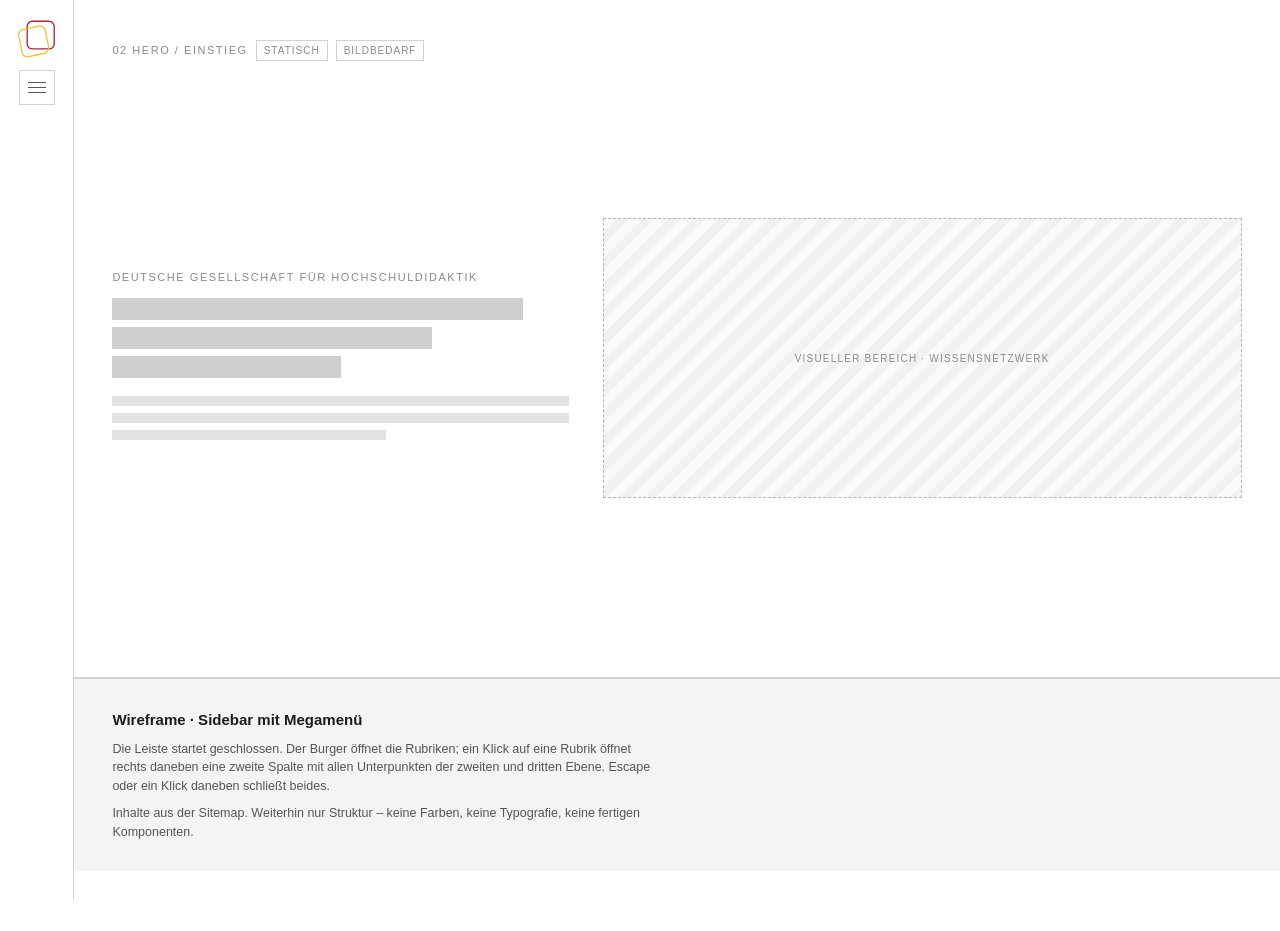
<file: wireframe-megamenu.html>
<!doctype html>
<html lang="de">
<head>
<meta charset="utf-8">
<meta name="viewport" content="width=device-width,initial-scale=1">
<title>Sidebar mit Megamenü – Wireframe</title>
<meta name="description" content="Wireframe: Sidebar der dghd-Startseite, die je Rubrik ein Megamenü mit allen Unterpunkten öffnet.">
<meta name="robots" content="noindex">
<link rel="icon" href="./Assets/favicon_dghd.svg">
<style>
/* Grauer Wireframe-Stil – keine Gestaltung, nur Struktur. */
:root{
  --ink:#1c1c1c;--ink-2:#555;--ink-3:#8a8a8a;
  --line:#d2d2d2;--line-2:#e6e6e6;--fill:#f4f4f4;--bar:#e2e2e2;--dash:#b4b4b4;
  --rail-closed:74px;--rail:250px;
}
*,*::before,*::after{box-sizing:border-box}
body{margin:0;background:#fff;color:var(--ink);
  font-family:"Helvetica Neue",Arial,"Segoe UI",sans-serif;font-size:14px;line-height:1.5}

/* ---------- Leiste ---------- */
.rail{position:fixed;inset:0 auto 0 0;z-index:50;width:var(--rail-closed);
  background:#fff;border-right:1px solid var(--line);padding:20px 12px;
  display:flex;flex-direction:column;gap:20px;overflow-y:auto}
.rail.is-open{width:var(--rail);padding:24px 18px}
.rail__bar{display:flex;flex-direction:column;align-items:center;gap:12px}
.rail.is-open .rail__bar{flex-direction:row;justify-content:space-between}
.rail__logo{display:flex;align-items:center;justify-content:center}
.rail__logo img{width:auto;max-width:100%}
.rail__logo .mark{display:block;height:38px}
.rail__logo .full{display:none;height:50px}
.rail.is-open .rail__logo{flex:1;justify-content:flex-start}
.rail.is-open .rail__logo .mark{display:none}
.rail.is-open .rail__logo .full{display:block}
.burger{font:inherit;cursor:pointer;background:#fff;border:1px solid var(--line);
  display:flex;align-items:center;gap:9px;padding:11px 8px}
.burger:hover,.burger:focus-visible{border-color:var(--ink-3)}
.burger i{display:block;width:18px;border-top:1px solid var(--ink-2)}
.burger i::before,.burger i::after{content:"";display:block;width:18px;border-top:1px solid var(--ink-2);margin-top:4px}
.burger span{display:none;font-size:10px;letter-spacing:.1em;text-transform:uppercase;color:var(--ink-2)}
.rail.is-open .burger span{display:inline}

.rail__panel{display:flex;flex-direction:column;gap:22px;flex:1}
.rail__panel[hidden]{display:none}
.rail h2{margin:0 0 9px;font-size:10px;letter-spacing:.14em;text-transform:uppercase;color:var(--ink-3);font-weight:600}
.rail ul{margin:0;padding:0;list-style:none}
.rub{width:100%;font:inherit;text-align:left;cursor:pointer;background:#fff;
  border:1px solid var(--line-2);padding:9px 10px;margin-bottom:3px;font-size:13.5px;color:var(--ink);
  display:flex;align-items:center;justify-content:space-between;gap:8px}
.rub:hover,.rub:focus-visible{border-color:var(--ink-3)}
.rub[aria-expanded="true"]{border-color:var(--ink-3);background:var(--fill);font-weight:700}
.rub span{color:var(--ink-3);font-weight:400}
.rail__bottom{margin-top:auto;display:grid;gap:8px}
.field{border:1px solid var(--line);padding:9px 11px;font-size:12px;color:var(--ink-3)}
.util{font-size:12.5px;color:var(--ink-2)}
.cta{border:1px solid var(--ink-2);padding:10px;text-align:center;font-size:12.5px;font-weight:700;background:var(--fill)}

/* ---------- Megamenü: die zweite Spalte ---------- */
.megawrap{position:fixed;top:0;bottom:0;left:var(--rail);z-index:49;
  width:min(760px,calc(100vw - var(--rail)));
  background:#fff;border-right:1px solid var(--line);
  padding:24px 26px;overflow-y:auto}
.megawrap[hidden]{display:none}
.mega[hidden]{display:none}
.mega__head{border-bottom:1px solid var(--line-2);padding-bottom:12px;margin-bottom:18px}
.mega__title{margin:0;font-size:18px;font-weight:700}
.mega__meta{margin:4px 0 0;font-size:11px;letter-spacing:.06em;color:var(--ink-3)}
.mega__cols{columns:3;column-gap:26px}
.mega__col{break-inside:avoid;margin:0 0 18px}
.mega__h{margin:0 0 7px;font-size:12.5px;font-weight:700;border-bottom:1px solid var(--line-2);padding-bottom:5px}
.mega__col ul{margin:0;padding:0;list-style:none}
.mega__col li{font-size:12px;color:var(--ink-2);padding:3px 0}
.mega__leaf{margin:0;font-size:11px;color:var(--ink-3)}
.mega__foot{margin:6px 0 0;padding-top:14px;border-top:1px solid var(--line-2);font-size:12.5px;color:var(--ink-2)}
.scrim{position:fixed;inset:0;z-index:48;background:rgba(0,0,0,.06)}
.scrim[hidden]{display:none}

/* ---------- angedeutete Seite ---------- */
.page{margin-left:var(--rail-closed);padding:0 0 60px}
.sec{border-bottom:1px solid var(--line);padding:40px clamp(24px,3vw,64px);position:relative}
.note{display:flex;flex-wrap:wrap;gap:8px;align-items:center;margin:0 0 18px;
  font-size:11px;letter-spacing:.14em;text-transform:uppercase;color:var(--ink-3)}
.tag{border:1px solid var(--line);padding:2px 7px;font-size:10px;letter-spacing:.1em;color:var(--ink-3);text-transform:uppercase}
.hero{display:grid;grid-template-columns:minmax(0,5fr) minmax(0,7fr);gap:34px;align-items:center;min-height:62vh}
.bar{display:block;height:10px;background:var(--bar);margin-bottom:7px}
.bar--h{height:22px;background:#cfcfcf}
.img{border:1px dashed var(--dash);background:repeating-linear-gradient(135deg,#fafafa 0 9px,#f1f1f1 9px 18px);
  min-height:280px;display:flex;align-items:center;justify-content:center;color:var(--ink-3);
  font-size:10px;letter-spacing:.12em;text-transform:uppercase;text-align:center;padding:14px}
.foot{padding:30px clamp(24px,3vw,64px);background:var(--fill);border-top:1px solid var(--line)}
.foot h1{margin:0;font-size:15px}
.foot p{margin:8px 0 0;font-size:12.5px;color:var(--ink-2);max-width:78ch}

@media (max-width:900px){
  .rail,.rail.is-open{position:static;width:auto;border-right:0;border-bottom:1px solid var(--line);
    flex-direction:row;flex-wrap:wrap;padding:14px 20px;gap:16px}
  .rail__bar,.rail.is-open .rail__bar{flex:1 1 100%;flex-direction:row;justify-content:space-between}
  .rail__logo .mark{display:none}
  .rail__logo .full,.rail.is-open .rail__logo .full{display:block;height:42px}
  .burger span{display:inline}
  .rail__panel{flex:1 1 100%}
  .rail__bottom{margin-top:0}
  .megawrap{position:static;width:auto;border-right:0;border-top:1px solid var(--line);padding:18px 20px}
  .mega__cols{columns:1}
  .scrim{display:none}
  .page{margin-left:0}
  .hero{grid-template-columns:minmax(0,1fr);min-height:0}
}
</style>
</head>
<body>

<aside class="rail" data-rail aria-label="Hauptnavigation (Wireframe)">
  <div class="rail__bar">
    <a class="rail__logo" href="#top">
      <img class="mark" src="./Assets/favicon_dghd.svg" alt="dghd – zur Startseite">
      <img class="full" src="./Assets/dghd2026_bildmarke.svg" alt="dghd – Deutsche Gesellschaft für Hochschuldidaktik">
    </a>
    <button class="burger" type="button" data-toggle aria-expanded="false" aria-controls="rail-panel" aria-label="Menü öffnen">
      <i aria-hidden="true"></i><span>Menü</span>
    </button>
  </div>

  <div class="rail__panel" id="rail-panel" hidden>
    <nav aria-label="Rubriken">
      <h2>Rubriken</h2>
      <ul>
      <li><button class="rub" type="button" data-rub="community" aria-expanded="true" aria-controls="mega-community">Community<span aria-hidden="true">›</span></button></li>
      <li><button class="rub" type="button" data-rub="wissenschaft-und-praxis" aria-expanded="false" aria-controls="mega-wissenschaft-und-praxis">Wissenschaft &amp; Praxis<span aria-hidden="true">›</span></button></li>
      <li><button class="rub" type="button" data-rub="veranstaltungen" aria-expanded="false" aria-controls="mega-veranstaltungen">Veranstaltungen<span aria-hidden="true">›</span></button></li>
      <li><button class="rub" type="button" data-rub="aktuelles-und-einblicke" aria-expanded="false" aria-controls="mega-aktuelles-und-einblicke">Aktuelles &amp; Einblicke<span aria-hidden="true">›</span></button></li>
      <li><button class="rub" type="button" data-rub="die-dghd" aria-expanded="false" aria-controls="mega-die-dghd">Die dghd<span aria-hidden="true">›</span></button></li>
      <li><button class="rub" type="button" data-rub="service" aria-expanded="false" aria-controls="mega-service">Service<span aria-hidden="true">›</span></button></li>
      </ul>
    </nav>
    <div class="rail__bottom">
      <span class="field">Suche …</span>
      <span class="util">Login / Meine dghd</span>
      <span class="cta">Mitglied werden</span>
    </div>
  </div>
</aside>

<div class="megawrap" data-mega hidden>
    <div class="mega" id="mega-community" data-panel="community">
      <div class="mega__head">
        <p class="mega__title">Community</p>
        <p class="mega__meta">7 Unterpunkte · 25 Einträge auf Ebene 3</p>
      </div>
      <div class="mega__cols">
        <div class="mega__col">
          <p class="mega__h">Community im Überblick</p>
          <p class="mega__leaf">Einzelseite</p>
        </div>
        <div class="mega__col">
          <p class="mega__h">Arbeitsgruppen</p>
          <ul><li>AG Schuldidaktik in der Hochschuldidaktik</li><li>AG Digitale Medien und Hochschuldidaktik</li><li>AG Forschendes Lernen</li><li>AG Civic Engagement und Service Learning</li><li>AG Ingenieurdidaktik</li><li>AG Trainer und Trainerinnen</li><li>AG Netzwerktreffen</li><li>AG Qualitative Feedback- und Evaluationsmethoden</li><li>AG Open Teach Ware – Lehrportale</li><li>AG Psychologie und Lehr-Lern-Forschung</li><li>AG Prüfen und Prüfungsdidaktik</li><li>AG Hochschuldidaktische Regional- und Landesnetzwerke</li></ul>
        </div>
        <div class="mega__col">
          <p class="mega__h">Netzwerke</p>
          <ul><li>Promovierenden-Netzwerk</li><li>Netzwerk Tutorienarbeit an Hochschulen</li><li>Netzwerk Technologie und Hochschuldidaktik</li><li>Netzwerktreffen der Hochschuldidaktik in Deutschland</li></ul>
        </div>
        <div class="mega__col">
          <p class="mega__h">Kommissionen</p>
          <ul><li>Forschungskommission</li><li>Weiterbildungskommission</li><li>Akkreditierungskommission (AKKO)</li><li>Kommunikation &amp; Öffentlichkeitsarbeit</li></ul>
        </div>
        <div class="mega__col">
          <p class="mega__h">Nachwuchs</p>
          <ul><li>Promovierenden-Netzwerk</li><li>dghd-Nachwuchspreis</li></ul>
        </div>
        <div class="mega__col">
          <p class="mega__h">Kooperationen</p>
          <p class="mega__leaf">Einzelseite</p>
        </div>
        <div class="mega__col">
          <p class="mega__h">Mitgliedschaft</p>
          <ul><li>Mitglied werden</li><li>Vorteile &amp; Mitgliedsbeiträge</li><li>Meine dghd / Login</li></ul>
        </div>
      </div>
      <p class="mega__foot">→ Community im Überblick</p>
    </div>
    <div class="mega" id="mega-wissenschaft-und-praxis" data-panel="wissenschaft-und-praxis" hidden>
      <div class="mega__head">
        <p class="mega__title">Wissenschaft &amp; Praxis</p>
        <p class="mega__meta">6 Unterpunkte · 16 Einträge auf Ebene 3</p>
      </div>
      <div class="mega__cols">
        <div class="mega__col">
          <p class="mega__h">Wissenschaft &amp; Praxis im Überblick</p>
          <p class="mega__leaf">Einzelseite</p>
        </div>
        <div class="mega__col">
          <p class="mega__h">Forschung</p>
          <ul><li>Hochschuldidaktische Forschung</li><li>Forschungskommission</li><li>Nachwuchsförderung</li></ul>
        </div>
        <div class="mega__col">
          <p class="mega__h">Praxis &amp; Qualitätsentwicklung</p>
          <ul><li>Standards für die Praxis</li><li>Weiterbildungskommission</li><li>Akkreditierungskommission (AKKO)</li></ul>
        </div>
        <div class="mega__col">
          <p class="mega__h">Themen</p>
          <ul><li>Themenübersicht</li><li>Themenseiten / Themen-Dossiers</li></ul>
        </div>
        <div class="mega__col">
          <p class="mega__h">Publikationen &amp; Wissen</p>
          <ul><li>Blickpunkt Hochschuldidaktik</li><li>Publikationen</li><li>Keynotes</li><li>Downloads</li></ul>
        </div>
        <div class="mega__col">
          <p class="mega__h">Internationales &amp; Politik</p>
          <ul><li>Internationale Kooperationen</li><li>Konferenzen &amp; Publikationsmöglichkeiten</li><li>Politik / Stellungnahmen</li><li>Internationale Aktivitäten</li></ul>
        </div>
      </div>
      <p class="mega__foot">→ Wissenschaft &amp; Praxis im Überblick</p>
    </div>
    <div class="mega" id="mega-veranstaltungen" data-panel="veranstaltungen" hidden>
      <div class="mega__head">
        <p class="mega__title">Veranstaltungen</p>
        <p class="mega__meta">4 Unterpunkte · 2 Einträge auf Ebene 3</p>
      </div>
      <div class="mega__cols">
        <div class="mega__col">
          <p class="mega__h">Veranstaltungen im Überblick</p>
          <p class="mega__leaf">Einzelseite</p>
        </div>
        <div class="mega__col">
          <p class="mega__h">Veranstaltungskalender</p>
          <p class="mega__leaf">Einzelseite</p>
        </div>
        <div class="mega__col">
          <p class="mega__h">dghd-Jahrestagung</p>
          <ul><li>Aktuelle Jahrestagung</li><li>Vergangene Jahrestagungen / Archiv</li></ul>
        </div>
        <div class="mega__col">
          <p class="mega__h">Veranstaltung einreichen</p>
          <p class="mega__leaf">Einzelseite</p>
        </div>
      </div>
      <p class="mega__foot">→ Veranstaltungen im Überblick</p>
    </div>
    <div class="mega" id="mega-aktuelles-und-einblicke" data-panel="aktuelles-und-einblicke" hidden>
      <div class="mega__head">
        <p class="mega__title">Aktuelles &amp; Einblicke</p>
        <p class="mega__meta">4 Unterpunkte · 0 Einträge auf Ebene 3</p>
      </div>
      <div class="mega__cols">
        <div class="mega__col">
          <p class="mega__h">Aktuelles</p>
          <p class="mega__leaf">Einzelseite</p>
        </div>
        <div class="mega__col">
          <p class="mega__h">Blickwinkel</p>
          <p class="mega__leaf">Einzelseite</p>
        </div>
        <div class="mega__col">
          <p class="mega__h">Nachrichtenarchiv</p>
          <p class="mega__leaf">Einzelseite</p>
        </div>
        <div class="mega__col">
          <p class="mega__h">dghd-Newsletter</p>
          <p class="mega__leaf">Einzelseite</p>
        </div>
      </div>
      <p class="mega__foot">→ Aktuelles &amp; Einblicke im Überblick</p>
    </div>
    <div class="mega" id="mega-die-dghd" data-panel="die-dghd" hidden>
      <div class="mega__head">
        <p class="mega__title">Die dghd</p>
        <p class="mega__meta">6 Unterpunkte · 3 Einträge auf Ebene 3</p>
      </div>
      <div class="mega__cols">
        <div class="mega__col">
          <p class="mega__h">Über die dghd</p>
          <ul><li>Profil &amp; Auftrag</li><li>Ziele</li><li>Geschichte / Entwicklung</li></ul>
        </div>
        <div class="mega__col">
          <p class="mega__h">Vorstand</p>
          <p class="mega__leaf">Einzelseite</p>
        </div>
        <div class="mega__col">
          <p class="mega__h">Geschäftsstelle</p>
          <p class="mega__leaf">Einzelseite</p>
        </div>
        <div class="mega__col">
          <p class="mega__h">Kooperationen</p>
          <p class="mega__leaf">Einzelseite</p>
        </div>
        <div class="mega__col">
          <p class="mega__h">Satzung</p>
          <p class="mega__leaf">Einzelseite</p>
        </div>
        <div class="mega__col">
          <p class="mega__h">Kontakt</p>
          <p class="mega__leaf">Einzelseite</p>
        </div>
      </div>
      <p class="mega__foot">→ Die dghd im Überblick</p>
    </div>
    <div class="mega" id="mega-service" data-panel="service" hidden>
      <div class="mega__head">
        <p class="mega__title">Service</p>
        <p class="mega__meta">7 Unterpunkte · 0 Einträge auf Ebene 3</p>
      </div>
      <div class="mega__cols">
        <div class="mega__col">
          <p class="mega__h">Stellenbörse</p>
          <p class="mega__leaf">Einzelseite</p>
        </div>
        <div class="mega__col">
          <p class="mega__h">Didaktik-Landkarte</p>
          <p class="mega__leaf">Einzelseite</p>
        </div>
        <div class="mega__col">
          <p class="mega__h">Downloads</p>
          <p class="mega__leaf">Einzelseite</p>
        </div>
        <div class="mega__col">
          <p class="mega__h">Newsletter</p>
          <p class="mega__leaf">Einzelseite</p>
        </div>
        <div class="mega__col">
          <p class="mega__h">Veranstaltung einreichen</p>
          <p class="mega__leaf">Einzelseite</p>
        </div>
        <div class="mega__col">
          <p class="mega__h">Stellenangebot einreichen</p>
          <p class="mega__leaf">Einzelseite</p>
        </div>
        <div class="mega__col">
          <p class="mega__h">Institution eintragen</p>
          <p class="mega__leaf">Einzelseite</p>
        </div>
      </div>
      <p class="mega__foot">→ Service im Überblick</p>
    </div>
</div>

<div class="scrim" data-scrim hidden></div>

<div class="page" id="top">
  <section class="sec">
    <p class="note">02 Hero / Einstieg <span class="tag">Statisch</span> <span class="tag">Bildbedarf</span></p>
    <div class="hero">
      <div>
        <p class="note" style="margin-bottom:12px">Deutsche Gesellschaft für Hochschuldidaktik</p>
        <span class="bar bar--h" style="width:90%"></span>
        <span class="bar bar--h" style="width:70%"></span>
        <span class="bar bar--h" style="width:50%;margin-bottom:18px"></span>
        <span class="bar" style="width:100%"></span>
        <span class="bar" style="width:100%"></span>
        <span class="bar" style="width:60%"></span>
      </div>
      <div class="img">Visueller Bereich · Wissensnetzwerk</div>
    </div>
  </section>

  <footer class="foot">
    <h1>Wireframe · Sidebar mit Megamenü</h1>
    <p>Die Leiste startet geschlossen. Der Burger öffnet die Rubriken; ein Klick auf eine Rubrik öffnet rechts daneben eine zweite Spalte mit allen Unterpunkten der zweiten und dritten Ebene. Escape oder ein Klick daneben schließt beides.</p>
    <p>Inhalte aus der Sitemap. Weiterhin nur Struktur – keine Farben, keine Typografie, keine fertigen Komponenten.</p>
  </footer>
</div>

<script>
(() => {
  const rail = document.querySelector("[data-rail]");
  const toggle = document.querySelector("[data-toggle]");
  const panel = document.getElementById("rail-panel");
  const mega = document.querySelector("[data-mega]");
  const scrim = document.querySelector("[data-scrim]");
  const rubs = [...panel.querySelectorAll("[data-rub]")];

  const showMega = (key) => {
    mega.querySelectorAll("[data-panel]").forEach((p) => { p.hidden = p.dataset.panel !== key; });
    mega.hidden = !key;
    scrim.hidden = !key;
    rubs.forEach((r) => r.setAttribute("aria-expanded", String(r.dataset.rub === key)));
  };

  const setOpen = (open) => {
    rail.classList.toggle("is-open", open);
    panel.hidden = !open;
    toggle.setAttribute("aria-expanded", String(open));
    toggle.setAttribute("aria-label", open ? "Menü schließen" : "Menü öffnen");
    showMega(open ? rubs[0].dataset.rub : null);
  };

  toggle.addEventListener("click", () => setOpen(panel.hidden));
  rubs.forEach((rub) => rub.addEventListener("click", () => {
    const active = rub.getAttribute("aria-expanded") === "true";
    showMega(active ? null : rub.dataset.rub);
  }));

  document.addEventListener("keydown", (event) => {
    if (event.key === "Escape" && !panel.hidden) { setOpen(false); toggle.focus(); }
  });
  document.addEventListener("click", (event) => {
    if (panel.hidden) return;
    if (rail.contains(event.target) || mega.contains(event.target)) return;
    setOpen(false);
  });
})();
</script>

</body>
</html>
</file>
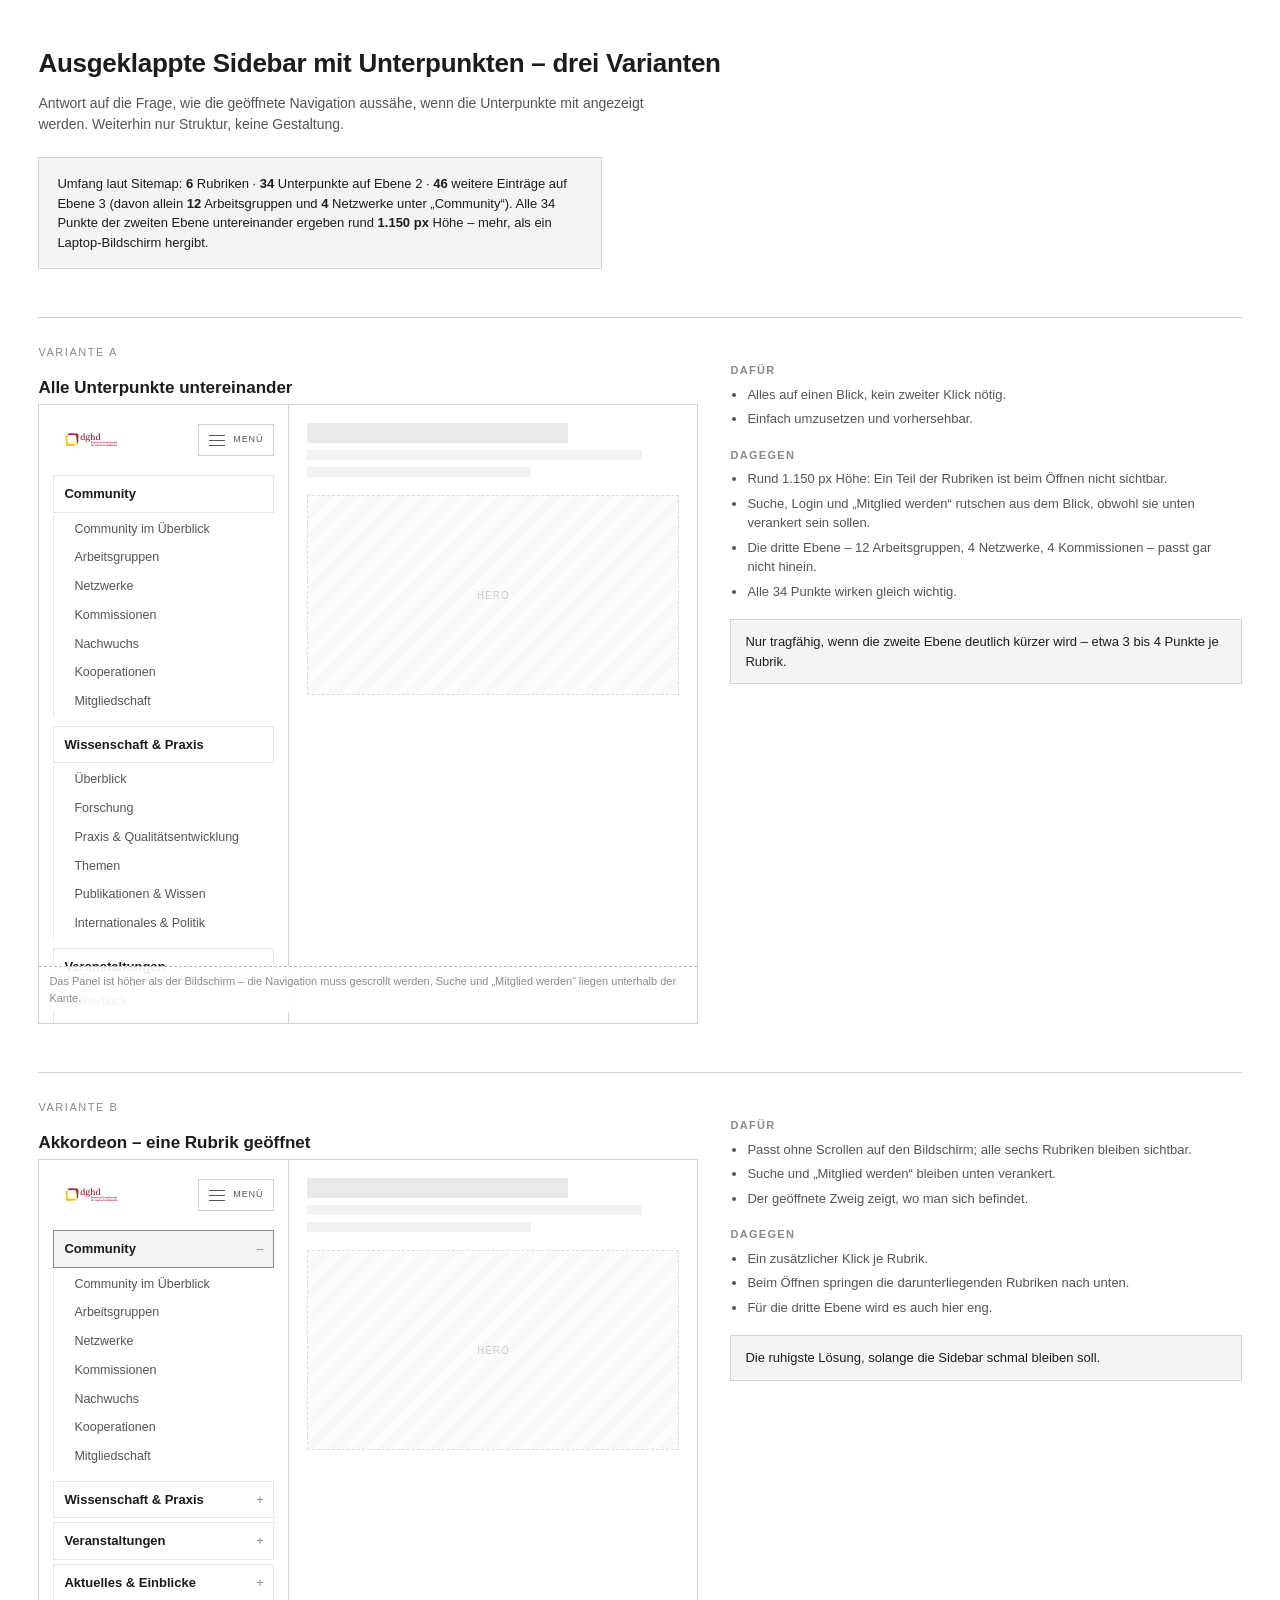
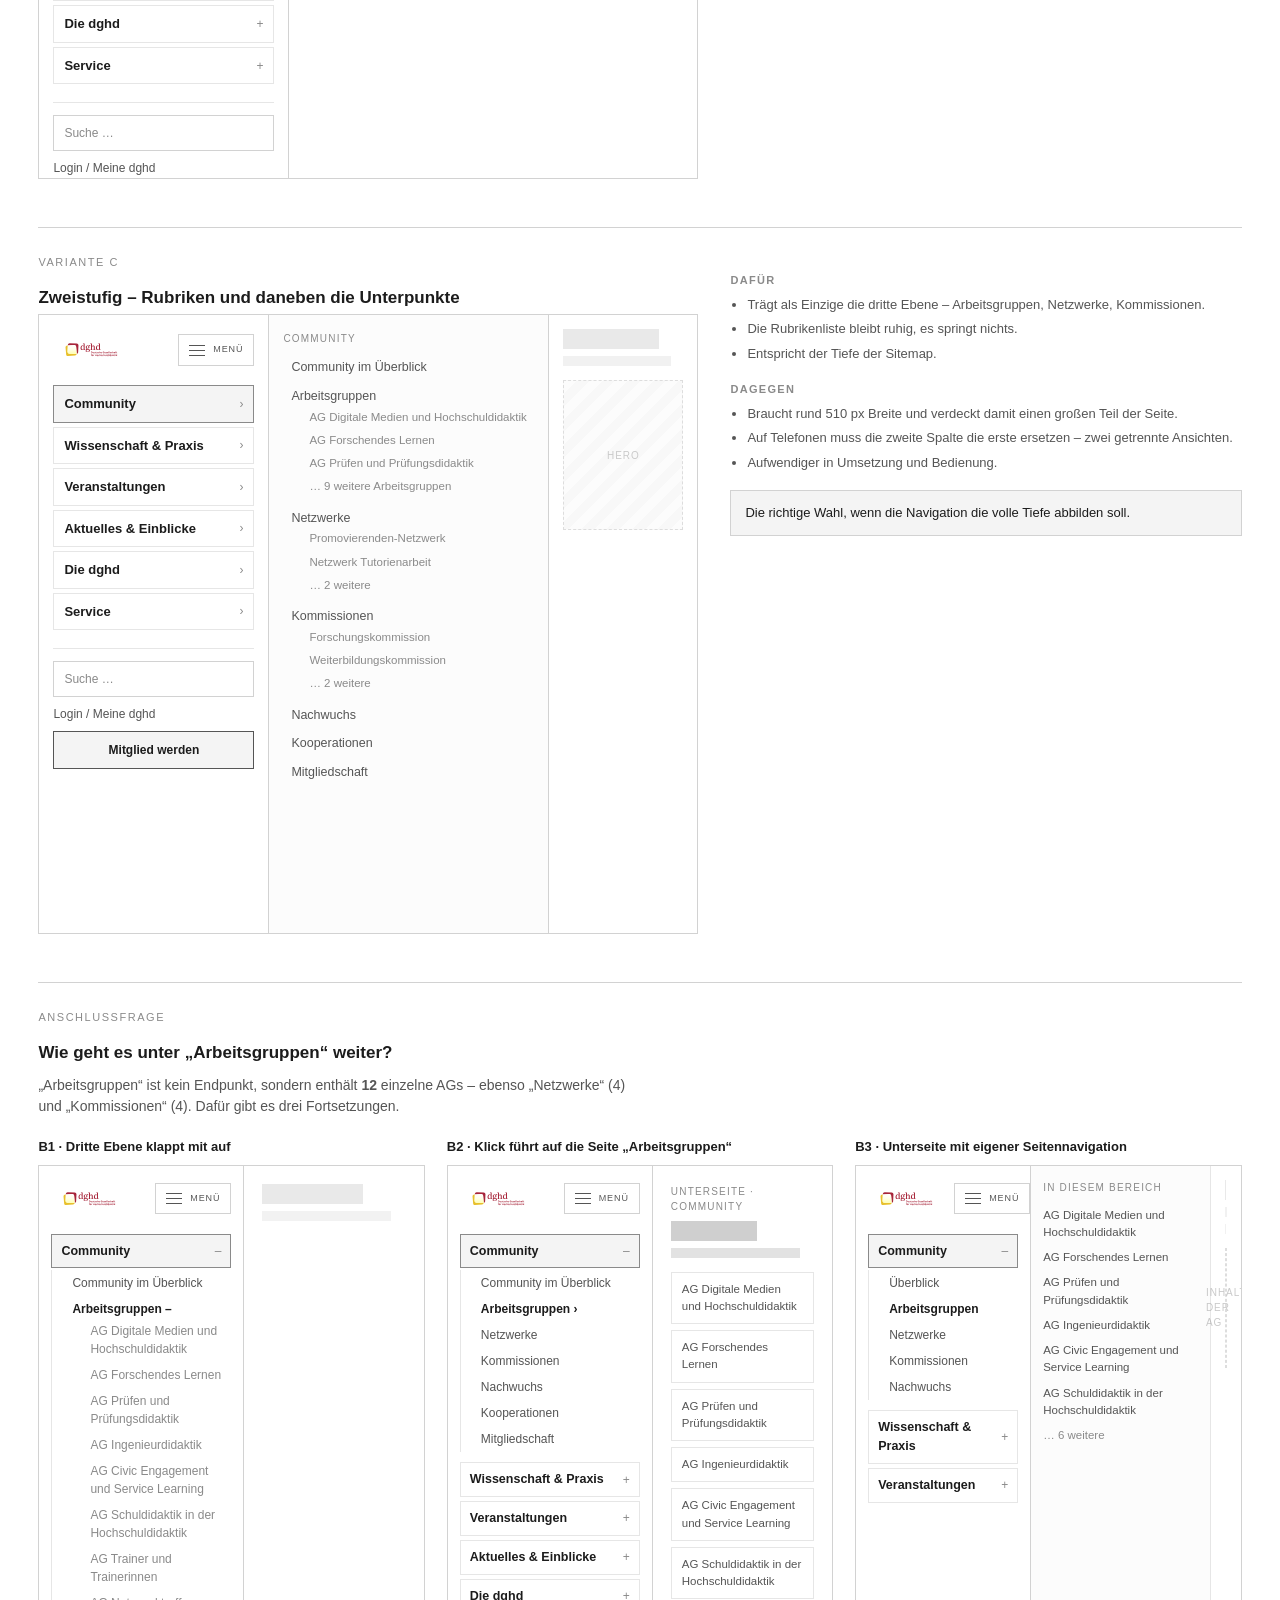
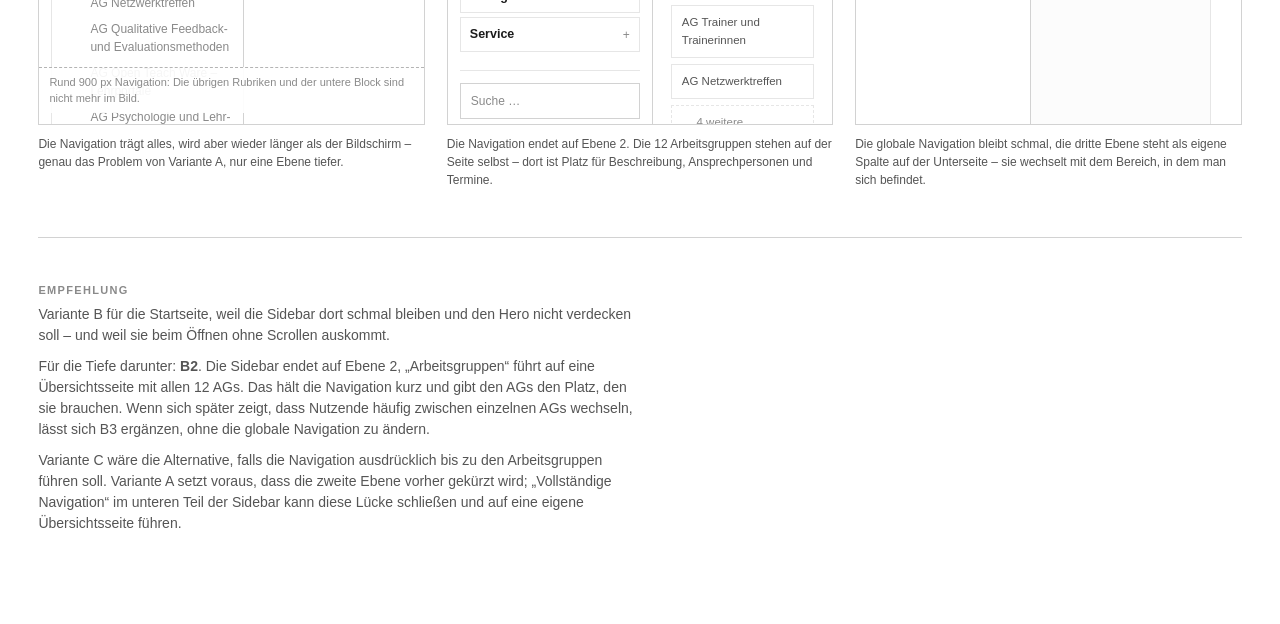
<file: wireframe-sidebar-varianten.html>
<!doctype html>
<html lang="de">
<head>
<meta charset="utf-8">
<meta name="viewport" content="width=device-width,initial-scale=1">
<title>Sidebar mit Unterpunkten – drei Varianten</title>
<meta name="description" content="Vergleich: Wie die ausgeklappte Sidebar der dghd-Startseite aussieht, wenn die Unterpunkte mit angezeigt werden.">
<meta name="robots" content="noindex">
<link rel="icon" href="./Assets/favicon_dghd.svg">
<style>
/* Grauer Wireframe-Stil wie in wireframe-startseite.html */
:root{
  --ink:#1c1c1c;--ink-2:#555;--ink-3:#8a8a8a;
  --line:#d2d2d2;--line-2:#e6e6e6;--fill:#f4f4f4;--bar:#e2e2e2;--dash:#b4b4b4;
}
*,*::before,*::after{box-sizing:border-box}
body{margin:0;padding:44px clamp(20px,3vw,56px) 90px;background:#fff;color:var(--ink);
  font-family:"Helvetica Neue",Arial,"Segoe UI",sans-serif;font-size:14px;line-height:1.5}
h1{margin:0;font-size:26px;letter-spacing:-.01em}
.lead{margin:10px 0 0;max-width:78ch;color:var(--ink-2)}
.facts{margin:22px 0 0;border:1px solid var(--line);background:var(--fill);padding:16px 18px;max-width:78ch;font-size:13px}
.facts b{font-variant-numeric:tabular-nums}

.variant{margin:48px 0 0;border-top:1px solid var(--line);padding-top:26px;
  display:grid;grid-template-columns:minmax(0,660px) minmax(0,1fr);gap:32px;align-items:start}
.variant h2{margin:0 0 4px;font-size:17px}
.variant .kicker{margin:0 0 14px;font-size:11px;letter-spacing:.14em;text-transform:uppercase;color:var(--ink-3)}
.eval h3{margin:18px 0 6px;font-size:11px;letter-spacing:.12em;text-transform:uppercase;color:var(--ink-3)}
.eval ul{margin:0;padding-left:17px}
.eval li{margin:0 0 5px;color:var(--ink-2);font-size:13px}
.verdict{margin:18px 0 0;border:1px solid var(--line);padding:12px 14px;font-size:13px;background:var(--fill)}

/* Bildschirm-Attrappe */
.frame{position:relative;height:620px;border:1px solid var(--line);overflow:hidden;background:#fff}
.frame__scroll{position:absolute;inset:0;display:flex}
.rail{width:250px;flex:none;border-right:1px solid var(--line);padding:16px 14px;overflow-y:auto;background:#fff}
.flyout{width:280px;flex:none;border-right:1px solid var(--line);padding:16px 14px;overflow-y:auto;background:#fcfcfc}
.content{flex:1;padding:18px;min-width:0;background:#fff}

.logo{display:flex;align-items:center;justify-content:space-between;gap:10px;margin-bottom:16px}
.logo img{height:38px;width:auto}
.burger{border:1px solid var(--line);padding:8px 10px;display:flex;align-items:center;gap:8px}
.burger i{display:block;width:16px;border-top:1px solid var(--ink-2)}
.burger i::before,.burger i::after{content:"";display:block;width:16px;border-top:1px solid var(--ink-2);margin-top:4px}
.burger span{font-size:9px;letter-spacing:.1em;text-transform:uppercase;color:var(--ink-2)}

.nav{margin:0;padding:0;list-style:none}
.nav > li{margin:0 0 4px}
.rub{display:flex;align-items:center;justify-content:space-between;gap:8px;border:1px solid var(--line-2);padding:8px 10px;font-size:13px;font-weight:700}
.rub em{font-style:normal;color:var(--ink-3);font-weight:400;font-size:12px}
.rub--open{border-color:var(--ink-3);background:var(--fill)}
.sub{margin:2px 0 10px;padding:0 0 0 12px;list-style:none;border-left:1px solid var(--line-2)}
.sub li{font-size:12.5px;color:var(--ink-2);padding:5px 0 5px 8px}
.sub--3{margin:0;border:0;padding-left:10px}
.sub--3 li{font-size:11.5px;color:var(--ink-3);padding:3px 0 3px 8px}
.lbl{font-size:10px;letter-spacing:.12em;text-transform:uppercase;color:var(--ink-3);margin:14px 0 7px}
.bottom{margin-top:18px;border-top:1px solid var(--line-2);padding-top:12px;display:grid;gap:8px}
.field{border:1px solid var(--line);padding:8px 10px;font-size:12px;color:var(--ink-3)}
.cta{border:1px solid var(--ink-2);padding:9px;text-align:center;font-size:12px;font-weight:700;background:var(--fill)}
.util{font-size:12px;color:var(--ink-2)}

/* angedeuteter Seiteninhalt hinter der Navigation */
.bar{display:block;height:10px;background:var(--bar);margin-bottom:7px}
.bar--h{height:20px;background:#cfcfcf}
.img{border:1px dashed var(--dash);background:repeating-linear-gradient(135deg,#fafafa 0 9px,#f1f1f1 9px 18px);
  min-height:200px;display:flex;align-items:center;justify-content:center;color:var(--ink-3);font-size:10px;letter-spacing:.1em;text-transform:uppercase}
.dim{opacity:.45}
.cut{position:absolute;left:0;right:0;bottom:0;border-top:1px dashed var(--dash);background:rgba(255,255,255,.92);
  padding:6px 10px;font-size:11px;color:var(--ink-3)}

.deep{display:grid;grid-template-columns:repeat(3,minmax(0,1fr));gap:22px;margin-top:20px}
.deep h3{margin:0 0 8px;font-size:13px}
.deep .frame{height:560px}
.deep .rail{width:205px;padding:14px 12px}
.deep .rub{font-size:12.5px;padding:7px 9px}
.deep .sub li{font-size:12px;padding:4px 0 4px 8px}
.deep .note{margin:10px 0 0;font-size:12px;color:var(--ink-2)}
.tile{border:1px solid var(--line-2);padding:8px 10px;font-size:11.5px;color:var(--ink-2);margin-bottom:6px}
.ctxnav{width:180px;flex:none;border-right:1px solid var(--line-2);padding:14px 12px;background:#fcfcfc;overflow-y:auto}
.ctxnav p{margin:0 0 8px;font-size:10px;letter-spacing:.12em;text-transform:uppercase;color:var(--ink-3)}
.ctxnav li{list-style:none;font-size:11.5px;color:var(--ink-2);padding:4px 0}
.ctxnav ul{margin:0;padding:0}

@media (max-width:1100px){
  .deep{grid-template-columns:minmax(0,1fr)}
}
@media (max-width:1000px){
  .variant{grid-template-columns:minmax(0,1fr)}
  .frame{height:540px}
}
</style>
</head>
<body>

<header>
  <h1>Ausgeklappte Sidebar mit Unterpunkten – drei Varianten</h1>
  <p class="lead">Antwort auf die Frage, wie die geöffnete Navigation aussähe, wenn die Unterpunkte mit angezeigt werden. Weiterhin nur Struktur, keine Gestaltung.</p>
  <div class="facts">
    Umfang laut Sitemap: <b>6</b> Rubriken · <b>34</b> Unterpunkte auf Ebene 2 · <b>46</b> weitere Einträge auf Ebene 3
    (davon allein <b>12</b> Arbeitsgruppen und <b>4</b> Netzwerke unter „Community“).
    Alle 34 Punkte der zweiten Ebene untereinander ergeben rund <b>1.150 px</b> Höhe – mehr, als ein Laptop-Bildschirm hergibt.
  </div>
</header>

<!-- ============ VARIANTE A ============ -->
<section class="variant">
  <div>
    <p class="kicker">Variante A</p>
    <h2>Alle Unterpunkte untereinander</h2>
    <div class="frame">
      <div class="frame__scroll">
        <div class="rail">
          <div class="logo">
            <img src="./Assets/dghd2026_bildmarke.svg" alt="dghd">
            <span class="burger"><i aria-hidden="true"></i><span>Menü</span></span>
          </div>
          <ul class="nav">
            <li><span class="rub">Community</span>
              <ul class="sub">
                <li>Community im Überblick</li><li>Arbeitsgruppen</li><li>Netzwerke</li>
                <li>Kommissionen</li><li>Nachwuchs</li><li>Kooperationen</li><li>Mitgliedschaft</li>
              </ul>
            </li>
            <li><span class="rub">Wissenschaft &amp; Praxis</span>
              <ul class="sub">
                <li>Überblick</li><li>Forschung</li><li>Praxis &amp; Qualitätsentwicklung</li>
                <li>Themen</li><li>Publikationen &amp; Wissen</li><li>Internationales &amp; Politik</li>
              </ul>
            </li>
            <li><span class="rub">Veranstaltungen</span>
              <ul class="sub">
                <li>Überblick</li><li>Veranstaltungskalender</li><li>dghd-Jahrestagung</li><li>Veranstaltung einreichen</li>
              </ul>
            </li>
            <li><span class="rub">Aktuelles &amp; Einblicke</span>
              <ul class="sub">
                <li>Aktuelles</li><li>Blickwinkel</li><li>Nachrichtenarchiv</li><li>dghd-Newsletter</li>
              </ul>
            </li>
            <li><span class="rub">Die dghd</span>
              <ul class="sub">
                <li>Über die dghd</li><li>Vorstand</li><li>Geschäftsstelle</li><li>Kooperationen</li><li>Satzung</li><li>Kontakt</li>
              </ul>
            </li>
            <li><span class="rub">Service</span>
              <ul class="sub">
                <li>Stellenbörse</li><li>Didaktik-Landkarte</li><li>Downloads</li><li>Newsletter</li>
                <li>Veranstaltung einreichen</li><li>Stellenangebot einreichen</li><li>Institution eintragen</li>
              </ul>
            </li>
          </ul>
          <div class="bottom">
            <span class="field">Suche …</span>
            <span class="util">Login / Meine dghd</span>
            <span class="cta">Mitglied werden</span>
          </div>
        </div>
        <div class="content dim">
          <span class="bar bar--h" style="width:70%"></span>
          <span class="bar" style="width:90%"></span>
          <span class="bar" style="width:60%"></span>
          <div class="img" style="margin-top:18px">Hero</div>
        </div>
      </div>
      <p class="cut">Das Panel ist höher als der Bildschirm – die Navigation muss gescrollt werden, Suche und „Mitglied werden“ liegen unterhalb der Kante.</p>
    </div>
  </div>
  <div class="eval">
    <h3>Dafür</h3>
    <ul>
      <li>Alles auf einen Blick, kein zweiter Klick nötig.</li>
      <li>Einfach umzusetzen und vorhersehbar.</li>
    </ul>
    <h3>Dagegen</h3>
    <ul>
      <li>Rund 1.150 px Höhe: Ein Teil der Rubriken ist beim Öffnen nicht sichtbar.</li>
      <li>Suche, Login und „Mitglied werden“ rutschen aus dem Blick, obwohl sie unten verankert sein sollen.</li>
      <li>Die dritte Ebene – 12 Arbeitsgruppen, 4 Netzwerke, 4 Kommissionen – passt gar nicht hinein.</li>
      <li>Alle 34 Punkte wirken gleich wichtig.</li>
    </ul>
    <p class="verdict">Nur tragfähig, wenn die zweite Ebene deutlich kürzer wird – etwa 3 bis 4 Punkte je Rubrik.</p>
  </div>
</section>

<!-- ============ VARIANTE B ============ -->
<section class="variant">
  <div>
    <p class="kicker">Variante B</p>
    <h2>Akkordeon – eine Rubrik geöffnet</h2>
    <div class="frame">
      <div class="frame__scroll">
        <div class="rail">
          <div class="logo">
            <img src="./Assets/dghd2026_bildmarke.svg" alt="dghd">
            <span class="burger"><i aria-hidden="true"></i><span>Menü</span></span>
          </div>
          <ul class="nav">
            <li><span class="rub rub--open">Community <em>–</em></span>
              <ul class="sub">
                <li>Community im Überblick</li><li>Arbeitsgruppen</li><li>Netzwerke</li>
                <li>Kommissionen</li><li>Nachwuchs</li><li>Kooperationen</li><li>Mitgliedschaft</li>
              </ul>
            </li>
            <li><span class="rub">Wissenschaft &amp; Praxis <em>+</em></span></li>
            <li><span class="rub">Veranstaltungen <em>+</em></span></li>
            <li><span class="rub">Aktuelles &amp; Einblicke <em>+</em></span></li>
            <li><span class="rub">Die dghd <em>+</em></span></li>
            <li><span class="rub">Service <em>+</em></span></li>
          </ul>
          <div class="bottom">
            <span class="field">Suche …</span>
            <span class="util">Login / Meine dghd</span>
            <span class="cta">Mitglied werden</span>
          </div>
        </div>
        <div class="content dim">
          <span class="bar bar--h" style="width:70%"></span>
          <span class="bar" style="width:90%"></span>
          <span class="bar" style="width:60%"></span>
          <div class="img" style="margin-top:18px">Hero</div>
        </div>
      </div>
    </div>
  </div>
  <div class="eval">
    <h3>Dafür</h3>
    <ul>
      <li>Passt ohne Scrollen auf den Bildschirm; alle sechs Rubriken bleiben sichtbar.</li>
      <li>Suche und „Mitglied werden“ bleiben unten verankert.</li>
      <li>Der geöffnete Zweig zeigt, wo man sich befindet.</li>
    </ul>
    <h3>Dagegen</h3>
    <ul>
      <li>Ein zusätzlicher Klick je Rubrik.</li>
      <li>Beim Öffnen springen die darunterliegenden Rubriken nach unten.</li>
      <li>Für die dritte Ebene wird es auch hier eng.</li>
    </ul>
    <p class="verdict">Die ruhigste Lösung, solange die Sidebar schmal bleiben soll.</p>
  </div>
</section>

<!-- ============ VARIANTE C ============ -->
<section class="variant">
  <div>
    <p class="kicker">Variante C</p>
    <h2>Zweistufig – Rubriken und daneben die Unterpunkte</h2>
    <div class="frame">
      <div class="frame__scroll">
        <div class="rail" style="width:230px">
          <div class="logo">
            <img src="./Assets/dghd2026_bildmarke.svg" alt="dghd">
            <span class="burger"><i aria-hidden="true"></i><span>Menü</span></span>
          </div>
          <ul class="nav">
            <li><span class="rub rub--open">Community <em>›</em></span></li>
            <li><span class="rub">Wissenschaft &amp; Praxis <em>›</em></span></li>
            <li><span class="rub">Veranstaltungen <em>›</em></span></li>
            <li><span class="rub">Aktuelles &amp; Einblicke <em>›</em></span></li>
            <li><span class="rub">Die dghd <em>›</em></span></li>
            <li><span class="rub">Service <em>›</em></span></li>
          </ul>
          <div class="bottom">
            <span class="field">Suche …</span>
            <span class="util">Login / Meine dghd</span>
            <span class="cta">Mitglied werden</span>
          </div>
        </div>
        <div class="flyout">
          <p class="lbl" style="margin-top:0">Community</p>
          <ul class="sub" style="border:0;padding-left:0;margin:0">
            <li>Community im Überblick</li>
            <li>Arbeitsgruppen
              <ul class="sub sub--3">
                <li>AG Digitale Medien und Hochschuldidaktik</li>
                <li>AG Forschendes Lernen</li>
                <li>AG Prüfen und Prüfungsdidaktik</li>
                <li>… 9 weitere Arbeitsgruppen</li>
              </ul>
            </li>
            <li>Netzwerke
              <ul class="sub sub--3">
                <li>Promovierenden-Netzwerk</li>
                <li>Netzwerk Tutorienarbeit</li>
                <li>… 2 weitere</li>
              </ul>
            </li>
            <li>Kommissionen
              <ul class="sub sub--3">
                <li>Forschungskommission</li>
                <li>Weiterbildungskommission</li>
                <li>… 2 weitere</li>
              </ul>
            </li>
            <li>Nachwuchs</li>
            <li>Kooperationen</li>
            <li>Mitgliedschaft</li>
          </ul>
        </div>
        <div class="content dim" style="padding:14px">
          <span class="bar bar--h" style="width:80%"></span>
          <span class="bar" style="width:90%"></span>
          <div class="img" style="margin-top:14px;min-height:150px">Hero</div>
        </div>
      </div>
    </div>
  </div>
  <div class="eval">
    <h3>Dafür</h3>
    <ul>
      <li>Trägt als Einzige die dritte Ebene – Arbeitsgruppen, Netzwerke, Kommissionen.</li>
      <li>Die Rubrikenliste bleibt ruhig, es springt nichts.</li>
      <li>Entspricht der Tiefe der Sitemap.</li>
    </ul>
    <h3>Dagegen</h3>
    <ul>
      <li>Braucht rund 510 px Breite und verdeckt damit einen großen Teil der Seite.</li>
      <li>Auf Telefonen muss die zweite Spalte die erste ersetzen – zwei getrennte Ansichten.</li>
      <li>Aufwendiger in Umsetzung und Bedienung.</li>
    </ul>
    <p class="verdict">Die richtige Wahl, wenn die Navigation die volle Tiefe abbilden soll.</p>
  </div>
</section>


<!-- ============ TIEFE: BEISPIEL ARBEITSGRUPPEN ============ -->
<section class="variant" style="grid-template-columns:minmax(0,1fr)">
  <div>
    <p class="kicker">Anschlussfrage</p>
    <h2>Wie geht es unter „Arbeitsgruppen“ weiter?</h2>
    <p class="lead" style="margin-bottom:0">„Arbeitsgruppen“ ist kein Endpunkt, sondern enthält <b>12</b> einzelne AGs – ebenso „Netzwerke“ (4) und „Kommissionen“ (4). Dafür gibt es drei Fortsetzungen.</p>
    <div class="deep">
      <div>
        <h3>B1 · Dritte Ebene klappt mit auf</h3>
        <div class="frame">
          <div class="frame__scroll">
            <div class="rail">
          <div class="logo">
            <img src="./Assets/dghd2026_bildmarke.svg" alt="dghd">
            <span class="burger"><i aria-hidden="true"></i><span>Menü</span></span>
          </div>
              <ul class="nav">
                <li><span class="rub rub--open">Community <em>–</em></span>
                  <ul class="sub">
                    <li>Community im Überblick</li>
                    <li><b style="font-weight:700;color:var(--ink)">Arbeitsgruppen –</b>
                      <ul class="sub sub--3">
                    <li>AG Digitale Medien und Hochschuldidaktik</li>
                    <li>AG Forschendes Lernen</li>
                    <li>AG Prüfen und Prüfungsdidaktik</li>
                    <li>AG Ingenieurdidaktik</li>
                    <li>AG Civic Engagement und Service Learning</li>
                    <li>AG Schuldidaktik in der Hochschuldidaktik</li>
                    <li>AG Trainer und Trainerinnen</li>
                    <li>AG Netzwerktreffen</li>
                    <li>AG Qualitative Feedback- und Evaluationsmethoden</li>
                    <li>AG Open Teach Ware – Lehrportale</li>
                    <li>AG Psychologie und Lehr-Lern-Forschung</li>
                    <li>AG Hochschuldidaktische Regional- und Landesnetzwerke</li>
                      </ul>
                    </li>
                    <li>Netzwerke</li><li>Kommissionen</li><li>Nachwuchs</li>
                    <li>Kooperationen</li><li>Mitgliedschaft</li>
                  </ul>
                </li>
            <li><span class="rub">Wissenschaft &amp; Praxis <em>+</em></span></li>
            <li><span class="rub">Veranstaltungen <em>+</em></span></li>
            <li><span class="rub">Aktuelles &amp; Einblicke <em>+</em></span></li>
            <li><span class="rub">Die dghd <em>+</em></span></li>
            <li><span class="rub">Service <em>+</em></span></li>
              </ul>
            </div>
            <div class="content dim"><span class="bar bar--h" style="width:70%"></span><span class="bar" style="width:90%"></span></div>
          </div>
          <p class="cut">Rund 900 px Navigation: Die übrigen Rubriken und der untere Block sind nicht mehr im Bild.</p>
        </div>
        <p class="note">Die Navigation trägt alles, wird aber wieder länger als der Bildschirm – genau das Problem von Variante A, nur eine Ebene tiefer.</p>
      </div>

      <div>
        <h3>B2 · Klick führt auf die Seite „Arbeitsgruppen“</h3>
        <div class="frame">
          <div class="frame__scroll">
            <div class="rail">
          <div class="logo">
            <img src="./Assets/dghd2026_bildmarke.svg" alt="dghd">
            <span class="burger"><i aria-hidden="true"></i><span>Menü</span></span>
          </div>
              <ul class="nav">
                <li><span class="rub rub--open">Community <em>–</em></span>
                  <ul class="sub">
                    <li>Community im Überblick</li>
                    <li><b style="font-weight:700;color:var(--ink)">Arbeitsgruppen ›</b></li>
                    <li>Netzwerke</li><li>Kommissionen</li><li>Nachwuchs</li>
                    <li>Kooperationen</li><li>Mitgliedschaft</li>
                  </ul>
                </li>
            <li><span class="rub">Wissenschaft &amp; Praxis <em>+</em></span></li>
            <li><span class="rub">Veranstaltungen <em>+</em></span></li>
            <li><span class="rub">Aktuelles &amp; Einblicke <em>+</em></span></li>
            <li><span class="rub">Die dghd <em>+</em></span></li>
            <li><span class="rub">Service <em>+</em></span></li>
              </ul>
              <div class="bottom">
                <span class="field">Suche …</span>
                <span class="cta">Mitglied werden</span>
              </div>
            </div>
            <div class="content">
              <p class="lbl" style="margin-top:0">Unterseite · Community</p>
              <span class="bar bar--h" style="width:60%"></span>
              <span class="bar" style="width:90%;margin-bottom:14px"></span>
              <div class="tile">AG Digitale Medien und Hochschuldidaktik</div>
              <div class="tile">AG Forschendes Lernen</div>
              <div class="tile">AG Prüfen und Prüfungsdidaktik</div>
              <div class="tile">AG Ingenieurdidaktik</div>
              <div class="tile">AG Civic Engagement und Service Learning</div>
              <div class="tile">AG Schuldidaktik in der Hochschuldidaktik</div>
              <div class="tile">AG Trainer und Trainerinnen</div>
              <div class="tile">AG Netzwerktreffen</div>
              <div class="tile" style="border-style:dashed;color:var(--ink-3)">… 4 weitere Arbeitsgruppen</div>
            </div>
          </div>
        </div>
        <p class="note">Die Navigation endet auf Ebene 2. Die 12 Arbeitsgruppen stehen auf der Seite selbst – dort ist Platz für Beschreibung, Ansprechpersonen und Termine.</p>
      </div>

      <div>
        <h3>B3 · Unterseite mit eigener Seitennavigation</h3>
        <div class="frame">
          <div class="frame__scroll">
            <div class="rail" style="width:175px">
          <div class="logo">
            <img src="./Assets/dghd2026_bildmarke.svg" alt="dghd">
            <span class="burger"><i aria-hidden="true"></i><span>Menü</span></span>
          </div>
              <ul class="nav">
                <li><span class="rub rub--open">Community <em>–</em></span>
                  <ul class="sub">
                    <li>Überblick</li>
                    <li><b style="font-weight:700;color:var(--ink)">Arbeitsgruppen</b></li>
                    <li>Netzwerke</li><li>Kommissionen</li><li>Nachwuchs</li>
                  </ul>
                </li>
                <li><span class="rub">Wissenschaft &amp; Praxis <em>+</em></span></li>
                <li><span class="rub">Veranstaltungen <em>+</em></span></li>
              </ul>
            </div>
            <div class="ctxnav">
              <p>In diesem Bereich</p>
              <ul>
                <li>AG Digitale Medien und Hochschuldidaktik</li>
                <li>AG Forschendes Lernen</li>
                <li>AG Prüfen und Prüfungsdidaktik</li>
                <li>AG Ingenieurdidaktik</li>
                <li>AG Civic Engagement und Service Learning</li>
                <li>AG Schuldidaktik in der Hochschuldidaktik</li>
                <li style="color:var(--ink-3)">… 6 weitere</li>
              </ul>
            </div>
            <div class="content dim" style="padding:14px">
              <span class="bar bar--h" style="width:80%"></span>
              <span class="bar" style="width:95%"></span>
              <span class="bar" style="width:70%"></span>
              <div class="img" style="margin-top:14px;min-height:120px">Inhalt der AG</div>
            </div>
          </div>
        </div>
        <p class="note">Die globale Navigation bleibt schmal, die dritte Ebene steht als eigene Spalte auf der Unterseite – sie wechselt mit dem Bereich, in dem man sich befindet.</p>
      </div>
    </div>
  </div>
</section>

<section class="variant" style="grid-template-columns:minmax(0,1fr)">
  <div class="eval" style="max-width:78ch">
    <h3>Empfehlung</h3>
    <p style="color:var(--ink-2);margin:0 0 10px">Variante B für die Startseite, weil die Sidebar dort schmal bleiben und den Hero nicht verdecken soll – und weil sie beim Öffnen ohne Scrollen auskommt.</p>
    <p style="color:var(--ink-2);margin:0 0 10px">Für die Tiefe darunter: <b>B2</b>. Die Sidebar endet auf Ebene 2, „Arbeitsgruppen“ führt auf eine Übersichtsseite mit allen 12 AGs. Das hält die Navigation kurz und gibt den AGs den Platz, den sie brauchen. Wenn sich später zeigt, dass Nutzende häufig zwischen einzelnen AGs wechseln, lässt sich B3 ergänzen, ohne die globale Navigation zu ändern.</p>
    <p style="color:var(--ink-2);margin:0">Variante C wäre die Alternative, falls die Navigation ausdrücklich bis zu den Arbeitsgruppen führen soll. Variante A setzt voraus, dass die zweite Ebene vorher gekürzt wird; „Vollständige Navigation“ im unteren Teil der Sidebar kann diese Lücke schließen und auf eine eigene Übersichtsseite führen.</p>
  </div>
</section>

</body>
</html>
</file>
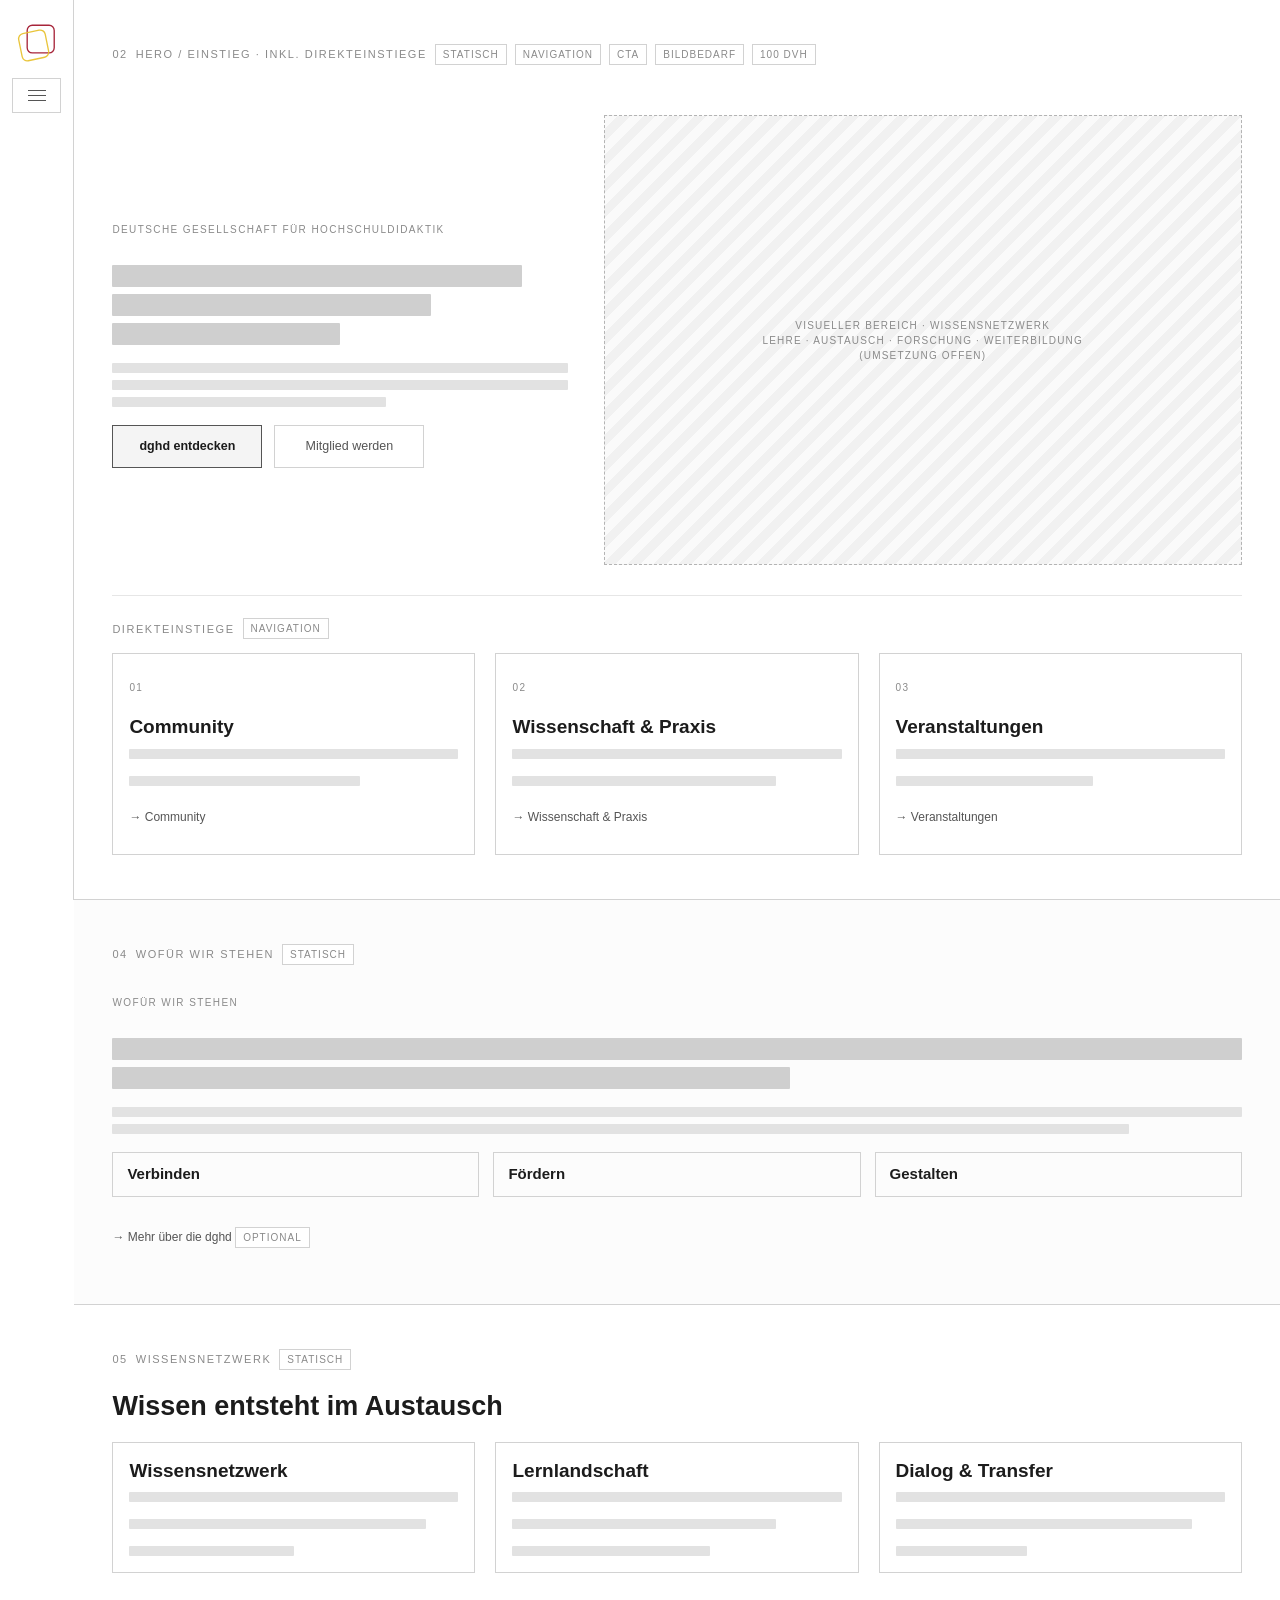
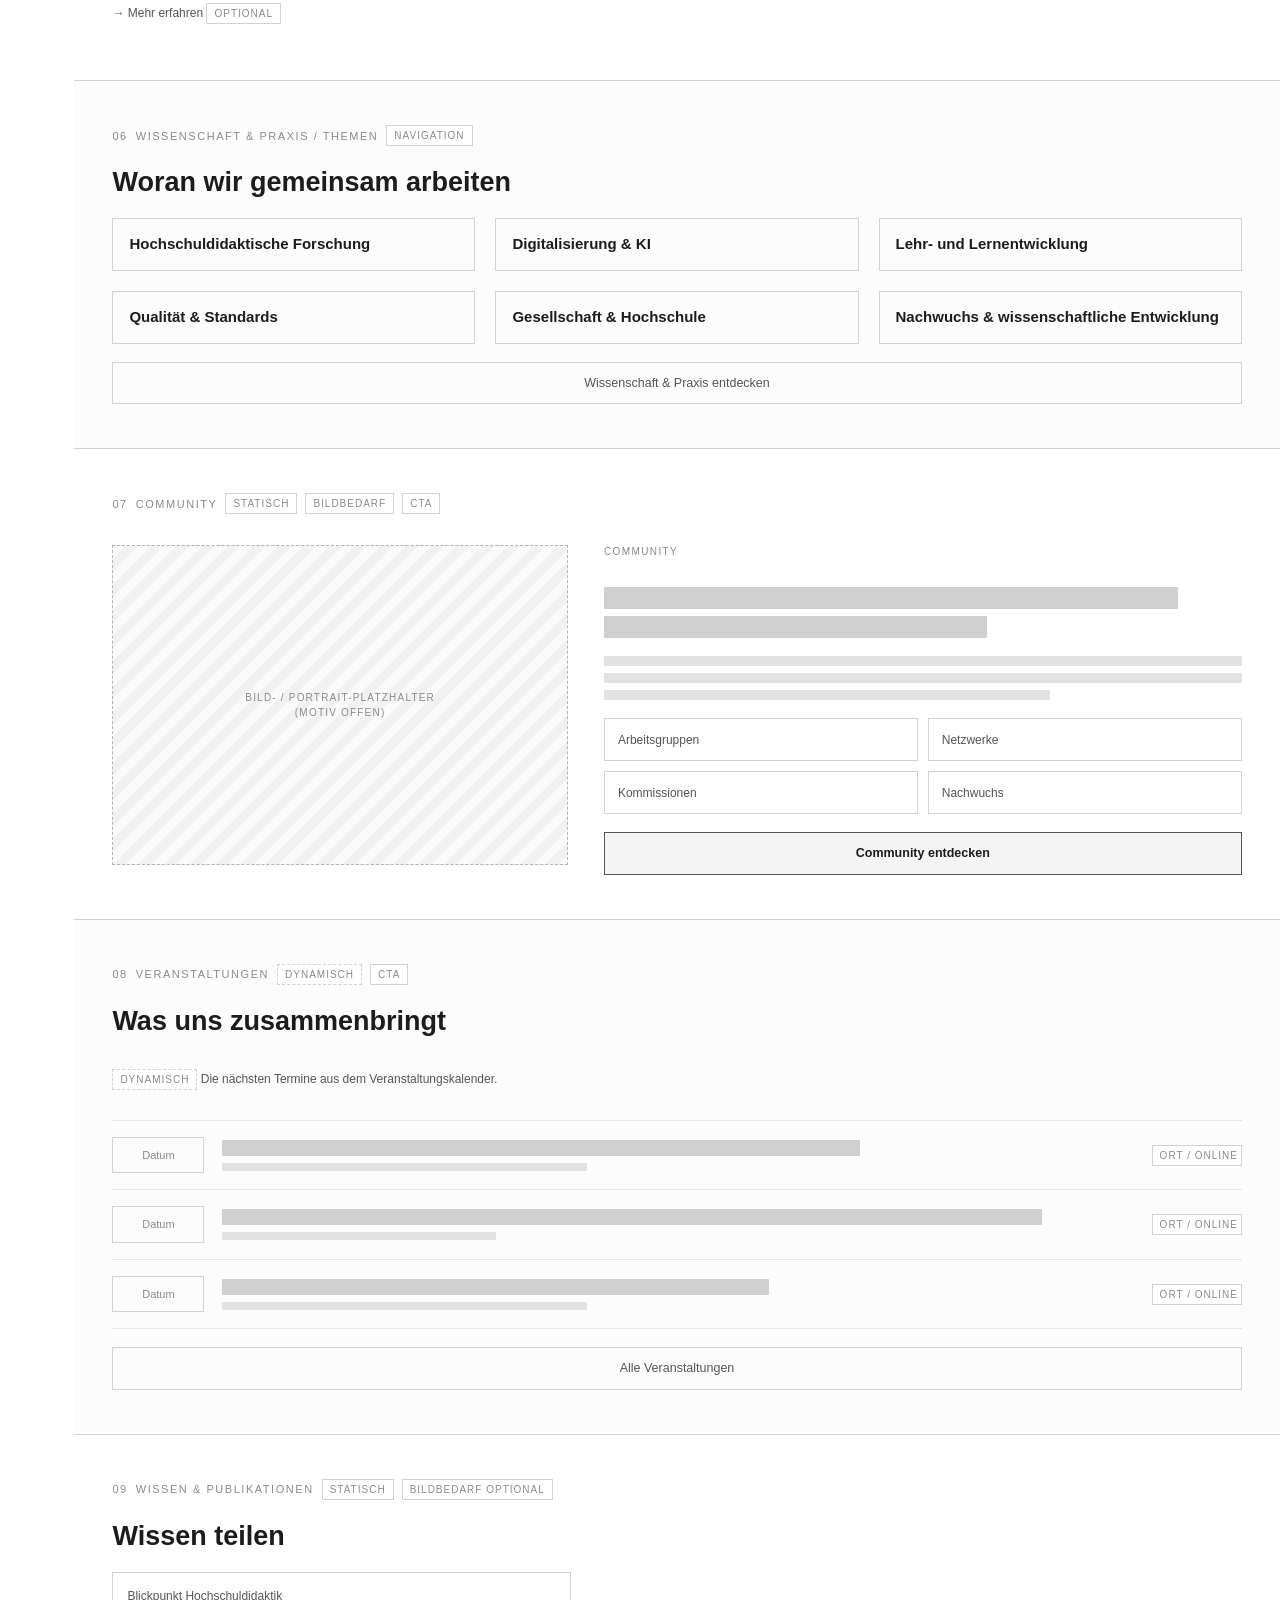
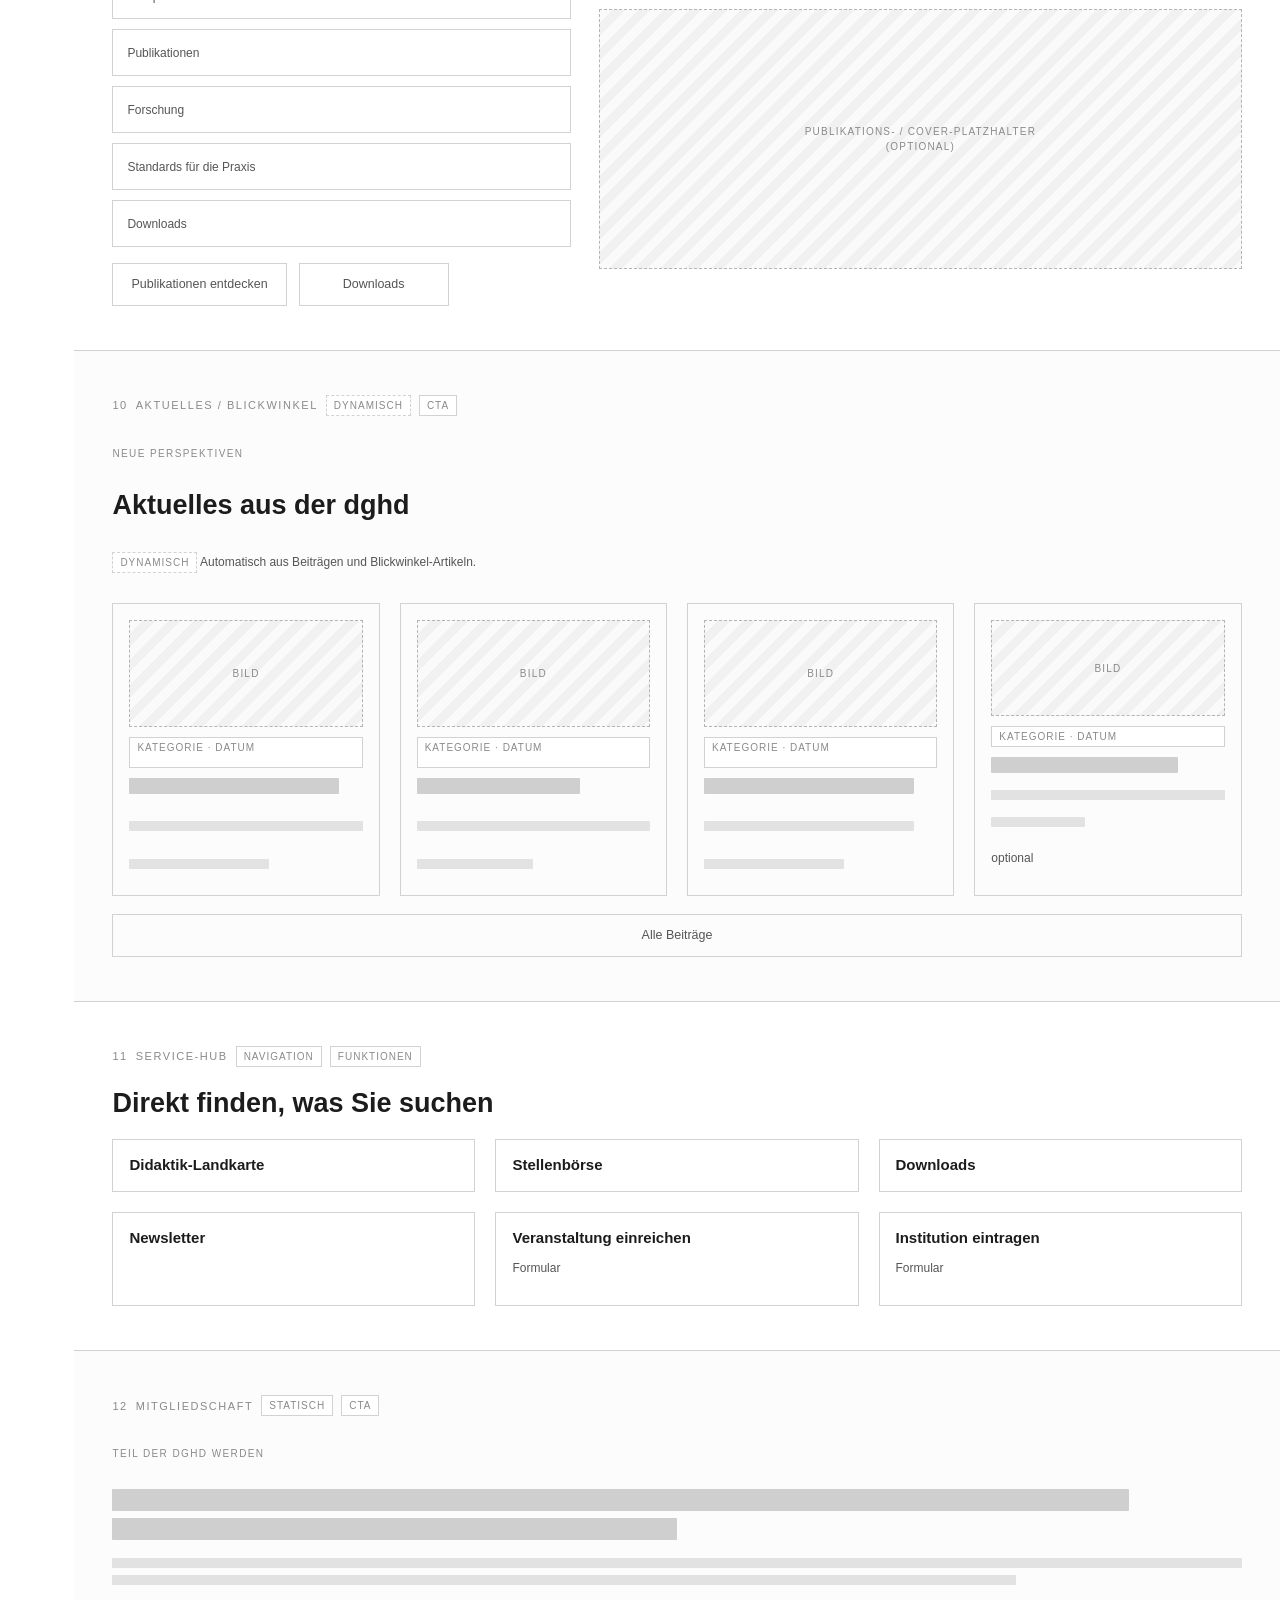
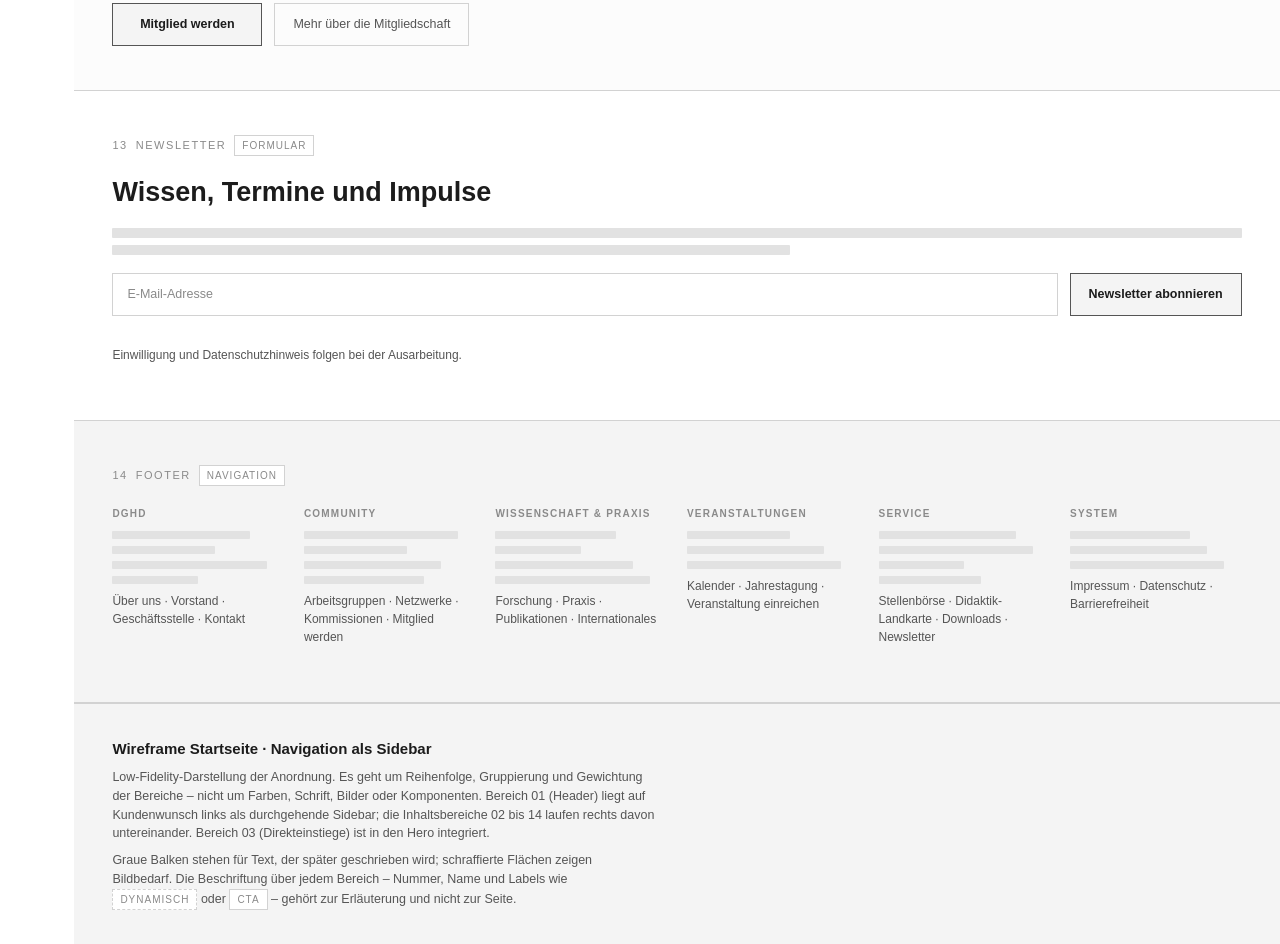
<file: wireframe-startseite.html>
<!doctype html>
<html lang="de">
<head>
<meta charset="utf-8">
<meta name="viewport" content="width=device-width,initial-scale=1">
<title>Wireframe Startseite – Navigation als Sidebar</title>
<meta name="description" content="Low-Fidelity-Wireframe der dghd-Startseite mit seitlicher Navigation. Struktur und Anordnung, kein Screendesign.">
<meta name="robots" content="noindex">
<style>
/* ============================================================
   WIREFRAME – bewusst grau, unfertig, ohne Markenwelt.
   Graue Balken = Text, der spaeter geschrieben wird.
   Schraffierte Flaechen = Bildbedarf.
   ============================================================ */
:root{
  --ink:#1c1c1c;
  --ink-2:#555;
  --ink-3:#8a8a8a;
  --line:#d2d2d2;
  --line-2:#e6e6e6;
  --fill:#f4f4f4;
  --bar:#e2e2e2;
  --bar-2:#cfcfcf;
  --dash:#b4b4b4;
  --rail:288px;
  --rail-closed:74px;
}
*,*::before,*::after{box-sizing:border-box}
html{-webkit-text-size-adjust:100%}
body{
  margin:0;
  background:#fff;
  color:var(--ink);
  font-family:"Helvetica Neue",Arial,"Segoe UI",sans-serif;
  font-size:14px;
  line-height:1.5;
}

/* ---------- Grundbausteine des Wireframes ---------- */
.bar{display:block;height:10px;background:var(--bar);border-radius:1px}
.bar + .bar{margin-top:7px}
.bar--h{height:22px;background:var(--bar-2)}
.bar--h2{height:16px;background:var(--bar-2)}
.bar--s{height:8px}
.w-100{width:100%}.w-90{width:90%}.w-80{width:80%}.w-70{width:70%}
.w-60{width:60%}.w-50{width:50%}.w-40{width:40%}.w-30{width:30%}.w-20{width:20%}
.stack{display:grid;gap:0}
.gap-s{display:grid;gap:10px}
.gap-m{display:grid;gap:18px}
.gap-l{display:grid;gap:28px}

.img{
  border:1px dashed var(--dash);
  background:repeating-linear-gradient(135deg,#fafafa 0 9px,#f1f1f1 9px 18px);
  display:flex;align-items:center;justify-content:center;text-align:center;
  color:var(--ink-3);font-size:10px;letter-spacing:.12em;text-transform:uppercase;padding:14px;
}
.box{border:1px solid var(--line);padding:16px;min-width:0}
.btn{display:inline-flex;align-items:center;justify-content:center;border:1px solid var(--line);padding:11px 18px;font-size:12.5px;color:var(--ink-2);min-width:150px}
.btn--primary{border-color:var(--ink-2);color:var(--ink);font-weight:700;background:var(--fill)}
.eyebrow{font-size:10px;letter-spacing:.14em;text-transform:uppercase;color:var(--ink-3)}
.h{font-size:19px;font-weight:700;line-height:1.25;margin:0}
.h--big{font-size:27px}
.sm{font-size:12px;color:var(--ink-2)}
.tag{display:inline-block;border:1px solid var(--line);padding:2px 7px;font-size:10px;letter-spacing:.1em;text-transform:uppercase;color:var(--ink-3);background:#fff;white-space:nowrap}
.tag--dyn{border-style:dashed}

/* ---------- Sidebar (Wunsch: Navigation seitlich, zunaechst geschlossen) ----------
   Geschlossen: schmale Leiste mit Logo und Menue-Schalter.
   Offen: Panel legt sich ueber den Inhalt, der Inhalt springt nicht. */
.rail{
  position:fixed;inset:0 auto 0 0;z-index:50;width:var(--rail-closed);
  border-right:1px solid var(--line);
  background:#fff;
  padding:20px 12px;
  overflow-y:auto;
  display:flex;flex-direction:column;gap:20px;
}
.rail.is-open{width:var(--rail);padding:26px 22px}
/* Abblendung, damit erkennbar ist, dass das Panel ueber dem Inhalt liegt */
body.is-rail-open::before{content:"";position:fixed;inset:0;z-index:40;background:rgba(0,0,0,.06)}

.rail__bar{display:flex;flex-direction:column;align-items:stretch;gap:12px}
.rail.is-open .rail__bar{flex-direction:row;align-items:center;justify-content:space-between;gap:14px}
/* Geschlossen: Favicon und darunter das Burger-Menue.
   Offen: volle Bildmarke links, Burger mit Beschriftung rechts. */
.rail__logo{display:flex;align-items:center;justify-content:center;height:46px}
.rail__logo img{width:auto;max-width:100%}
.rail__logo .rail__logo-mark{display:block;height:38px}
.rail__logo .rail__logo-full{display:none;height:54px}
.rail.is-open .rail__logo{flex:1;height:56px;justify-content:flex-start}
.rail.is-open .rail__logo .rail__logo-mark{display:none}
.rail.is-open .rail__logo .rail__logo-full{display:block}

.rail__toggle{
  font:inherit;color:var(--ink);background:#fff;cursor:pointer;
  border:1px solid var(--line);
  display:flex;align-items:center;justify-content:center;gap:9px;
  padding:11px 8px;
}
.rail.is-open .rail__toggle{padding:10px 12px}
.rail__toggle:hover,.rail__toggle:focus-visible{border-color:var(--ink-3)}
.rail__toggle i{display:block;width:18px;border-top:1px solid var(--ink-2)}
.rail__toggle i::before,.rail__toggle i::after{content:"";display:block;width:18px;border-top:1px solid var(--ink-2);margin-top:4px}
.rail__toggle span{display:none;font-size:10px;letter-spacing:.1em;text-transform:uppercase;color:var(--ink-2)}
.rail.is-open .rail__toggle span{display:inline}

.rail__panel{display:flex;flex-direction:column;gap:26px;flex:1}
.rail__panel[hidden]{display:none}

/* Akkordeon: je Rubrik ein Schalter, darunter die zweite Ebene.
   Es ist immer nur eine Rubrik geoeffnet (Variante B). */
.rail__rub{
  width:100%;font:inherit;text-align:left;cursor:pointer;
  display:flex;align-items:center;justify-content:space-between;gap:8px;
  background:#fff;border:1px solid var(--line-2);padding:9px 10px;
  font-size:13.5px;color:var(--ink);
}
.rail__rub:hover,.rail__rub:focus-visible{border-color:var(--ink-3)}
.rail__rub[aria-expanded="true"]{border-color:var(--ink-3);background:var(--fill);font-weight:700}
.rail__rub span{font-size:13px;color:var(--ink-3);font-weight:400}
.rail__sub{margin:2px 0 8px;padding:0 0 0 12px;border-left:1px solid var(--line-2);list-style:none}
.rail__sub[hidden]{display:none}
.rail__sub li{margin:0}
.rail .rail__sub a,.rail__sub span{display:block;border:0;padding:6px 0 6px 8px;font-size:12.5px;color:var(--ink-2);text-decoration:none}
.rail .rail__sub a:hover,.rail .rail__sub a:focus-visible{color:var(--ink);text-decoration:underline}

.rail h2{margin:0 0 10px;font-size:10px;letter-spacing:.14em;text-transform:uppercase;color:var(--ink-3);font-weight:600}
.rail ul{margin:0;padding:0;list-style:none}
.rail li{margin:0 0 2px}
.rail li a{display:block;padding:9px 10px;border:1px solid var(--line-2);color:var(--ink);text-decoration:none;font-size:13.5px}
.rail li a:hover,.rail li a:focus-visible{border-color:var(--ink-3)}
.rail li small{display:block;font-size:11px;color:var(--ink-3);margin-top:2px}
.rail__utility li a{font-size:12.5px;color:var(--ink-2);border-color:transparent;padding:7px 10px}
.rail__utility li a:hover{border-color:var(--line-2)}
.rail__cta{border:1px solid var(--ink-2);padding:11px;text-align:center;font-size:12.5px;font-weight:700;background:var(--fill)}
.rail__search{border:1px solid var(--line);padding:10px 12px;font-size:12px;color:var(--ink-3)}
/* Suche, Utility und Mitgliedschaft sitzen am unteren Ende der Leiste */
.rail__bottom{margin-top:auto}
.rail__note{border:1px dashed var(--dash);padding:12px;font-size:11px;color:var(--ink-3);line-height:1.45}
.rail__note h3{margin:0 0 7px;font-size:10px;letter-spacing:.12em;text-transform:uppercase;font-weight:600}
.rail__note a{color:var(--ink-2)}

/* ---------- Hauptspalte ---------- */
.page{margin-left:var(--rail-closed)}
.page__foot{padding:34px clamp(24px,3vw,64px);background:var(--fill);border-top:1px solid var(--line)}
.page__foot h1{margin:0;font-size:15px;font-weight:700}
.page__foot p{margin:8px 0 0;font-size:12.5px;color:var(--ink-2);max-width:78ch}

/* Section = ein Startseitenbereich */
.sec{border-bottom:1px solid var(--line);padding:44px clamp(24px,3vw,64px);position:relative}
.sec:nth-child(even){background:#fcfcfc}
.sec__note{display:flex;flex-wrap:wrap;gap:8px;align-items:center;margin:0 0 20px}
.sec__no{font-size:11px;letter-spacing:.14em;color:var(--ink-3);font-variant-numeric:tabular-nums}
.sec__name{font-size:11px;letter-spacing:.14em;text-transform:uppercase;color:var(--ink-3)}
/* Inhalte laufen ueber die volle Breite; nur der Seitenrand bleibt */
.inner{max-width:none}

.grid{display:grid;gap:20px}
.g2{grid-template-columns:repeat(2,minmax(0,1fr))}
.g3{grid-template-columns:repeat(3,minmax(0,1fr))}
.g4{grid-template-columns:repeat(4,minmax(0,1fr))}
.g6{grid-template-columns:repeat(6,minmax(0,1fr))}
.split{grid-template-columns:minmax(0,1fr) minmax(0,1fr);align-items:center}
.split--img{grid-template-columns:minmax(0,5fr) minmax(0,7fr);align-items:center}

/* Hero: volle Bildschirmhoehe, Direkteinstiege am unteren Rand */
.sec--hero{min-height:100vh;min-height:100dvh;display:flex;flex-direction:column;gap:30px}
.sec--hero .hero__top{flex:1;display:grid;grid-template-columns:minmax(0,5fr) minmax(0,7fr);gap:36px;align-items:center;min-height:0}
.sec--hero .hero__img{height:100%;min-height:200px}
.sec--hero .hero__entries{flex:none;border-top:1px solid var(--line-2);padding-top:22px}

/* Veranstaltungs-Zeilen */
.event{display:grid;grid-template-columns:92px minmax(0,1fr) 90px;gap:18px;align-items:center;border-top:1px solid var(--line-2);padding:16px 0}
.event:last-of-type{border-bottom:1px solid var(--line-2)}
.event__date{border:1px solid var(--line);padding:9px;text-align:center;font-size:11px;color:var(--ink-3)}

/* Footer-Spalten */
.fcols{display:grid;grid-template-columns:repeat(6,minmax(0,1fr));gap:20px}
.fcols h3{margin:0 0 10px;font-size:10px;letter-spacing:.12em;text-transform:uppercase;color:var(--ink-3);font-weight:600}

/* ---------- Responsive: Sidebar wird oben angedockt ---------- */
@media (max-width:1080px){
  .rail,.rail.is-open{position:static;z-index:auto;width:auto;border-right:0;border-bottom:1px solid var(--line);padding:16px 24px;gap:18px}
  body.is-rail-open::before{display:none}
  .rail__bar,.rail.is-open .rail__bar{flex-direction:row;align-items:center;justify-content:space-between}
  .rail__logo,.rail.is-open .rail__logo{flex:0 0 150px;height:48px;justify-content:flex-start}
  .rail__logo .rail__logo-mark,.rail.is-open .rail__logo .rail__logo-mark{display:none}
  .rail__logo .rail__logo-full,.rail.is-open .rail__logo .rail__logo-full{display:block;height:44px}
  .rail__toggle,.rail.is-open .rail__toggle{padding:10px 14px}
  .rail__toggle span,.rail.is-open .rail__toggle span{display:inline}
  .rail__panel{flex-direction:row;flex-wrap:wrap;align-items:flex-start;gap:20px 28px}
  .rail__panel > *{flex:1 1 210px}
  .rail__bottom{margin-top:0}
  .rail__note{flex:1 1 100%}
  .page{margin-left:0}
  .g6{grid-template-columns:repeat(3,minmax(0,1fr))}
  .g4{grid-template-columns:repeat(2,minmax(0,1fr))}
  .fcols{grid-template-columns:repeat(3,minmax(0,1fr))}
}
@media (max-width:640px){
  .g2,.g3,.g4,.g6,.split,.split--img{grid-template-columns:minmax(0,1fr)}
  .sec--hero{min-height:0}
  .sec--hero .hero__top{grid-template-columns:minmax(0,1fr)}
  .sec--hero .hero__img{height:auto;min-height:220px}
  .fcols{grid-template-columns:repeat(2,minmax(0,1fr))}
  .event{grid-template-columns:70px minmax(0,1fr)}
  .event > :last-child{grid-column:1 / -1}
  .sec{padding:32px 16px}
}
@media print{
  .rail,.rail.is-open{position:static;width:auto;border-right:0;border-bottom:1px solid var(--line)}
  .rail__panel[hidden]{display:flex}
  .rail__toggle{display:none}
  .page{margin-left:0}
  .sec{break-inside:avoid}
}
</style>
</head>
<body>

<!-- ============ 01 NAVIGATION – als Sidebar (Kundenwunsch) ============ -->
<aside class="rail" data-rail aria-label="Hauptnavigation (Wireframe)">

  <div class="rail__bar">
    <a class="rail__logo" href="#s02">
      <img class="rail__logo-mark" src="./Assets/favicon_dghd.svg" alt="dghd – zur Startseite">
      <img class="rail__logo-full" src="./Assets/dghd2026_bildmarke.svg" alt="dghd – Deutsche Gesellschaft für Hochschuldidaktik">
    </a>
    <button class="rail__toggle" type="button" data-rail-toggle aria-expanded="false" aria-controls="rail-panel" aria-label="Menü öffnen">
      <i aria-hidden="true"></i><span>Menü</span>
    </button>
  </div>

  <div class="rail__panel" id="rail-panel" hidden>

    <nav aria-label="Hauptnavigation">
      <h2>01 · Rubriken</h2>
      <ul>
        <li>
          <button class="rail__rub" type="button" data-rub aria-expanded="false" aria-controls="sub-community">Community<span aria-hidden="true">+</span></button>
          <ul class="rail__sub" id="sub-community" hidden>
          <li><a href="#s07">Community im Überblick</a></li>
          <li><span>Arbeitsgruppen</span></li>
          <li><span>Netzwerke</span></li>
          <li><span>Kommissionen</span></li>
          <li><span>Nachwuchs</span></li>
          <li><span>Kooperationen</span></li>
          <li><span>Mitgliedschaft</span></li>
          </ul>
        </li>
        <li>
          <button class="rail__rub" type="button" data-rub aria-expanded="false" aria-controls="sub-wissenschaft">Wissenschaft &amp; Praxis<span aria-hidden="true">+</span></button>
          <ul class="rail__sub" id="sub-wissenschaft" hidden>
          <li><a href="#s06">Wissenschaft &amp; Praxis im Überblick</a></li>
          <li><span>Forschung</span></li>
          <li><span>Praxis &amp; Qualitätsentwicklung</span></li>
          <li><span>Themen</span></li>
          <li><span>Publikationen &amp; Wissen</span></li>
          <li><span>Internationales &amp; Politik</span></li>
          </ul>
        </li>
        <li>
          <button class="rail__rub" type="button" data-rub aria-expanded="false" aria-controls="sub-veranstaltungen">Veranstaltungen<span aria-hidden="true">+</span></button>
          <ul class="rail__sub" id="sub-veranstaltungen" hidden>
          <li><a href="#s08">Veranstaltungen im Überblick</a></li>
          <li><span>Veranstaltungskalender</span></li>
          <li><span>dghd-Jahrestagung</span></li>
          <li><span>Veranstaltung einreichen</span></li>
          </ul>
        </li>
        <li>
          <button class="rail__rub" type="button" data-rub aria-expanded="false" aria-controls="sub-aktuelles">Aktuelles &amp; Einblicke<span aria-hidden="true">+</span></button>
          <ul class="rail__sub" id="sub-aktuelles" hidden>
          <li><a href="#s10">Aktuelles</a></li>
          <li><span>Blickwinkel</span></li>
          <li><span>Nachrichtenarchiv</span></li>
          <li><span>dghd-Newsletter</span></li>
          </ul>
        </li>
        <li>
          <button class="rail__rub" type="button" data-rub aria-expanded="false" aria-controls="sub-dghd">Die dghd<span aria-hidden="true">+</span></button>
          <ul class="rail__sub" id="sub-dghd" hidden>
          <li><a href="#s04">Über die dghd</a></li>
          <li><span>Vorstand</span></li>
          <li><span>Geschäftsstelle</span></li>
          <li><span>Kooperationen</span></li>
          <li><span>Satzung</span></li>
          <li><span>Kontakt</span></li>
          </ul>
        </li>
        <li>
          <button class="rail__rub" type="button" data-rub aria-expanded="false" aria-controls="sub-service">Service<span aria-hidden="true">+</span></button>
          <ul class="rail__sub" id="sub-service" hidden>
          <li><a href="#s11">Stellenbörse</a></li>
          <li><span>Didaktik-Landkarte</span></li>
          <li><span>Downloads</span></li>
          <li><span>Newsletter</span></li>
          <li><span>Veranstaltung einreichen</span></li>
          <li><span>Stellenangebot einreichen</span></li>
          <li><span>Institution eintragen</span></li>
          </ul>
        </li>
      </ul>
    </nav>

    <div class="gap-s rail__bottom">
      <div class="rail__search">Suche …</div>
      <nav class="rail__utility" aria-label="Servicenavigation">
        <h2>Utility</h2>
        <ul>
          <li><a href="#s11">Login / Meine dghd</a></li>
          <li><a href="#s14">Vollständige Navigation</a></li>
        </ul>
      </nav>
      <div class="rail__cta">Mitglied werden</div>
    </div>

    <div class="rail__note">
      <h3>Nicht Teil der Seite</h3>
      <p style="margin:0">Sprung zu den Bereichen:
        <a href="#s02">02</a> <a href="#s04">04</a> <a href="#s05">05</a>
        <a href="#s06">06</a> <a href="#s07">07</a> <a href="#s08">08</a> <a href="#s09">09</a>
        <a href="#s10">10</a> <a href="#s11">11</a> <a href="#s12">12</a> <a href="#s13">13</a> <a href="#s14">14</a>
      </p>
    </div>

  </div>
</aside>

<div class="page">

  <main>

    <!-- ===== 02 HERO + DIREKTEINSTIEGE (ehem. 03) ===== -->
    <section class="sec sec--hero" id="s02">
      <p class="sec__note"><span class="sec__no">02</span><span class="sec__name">Hero / Einstieg · inkl. Direkteinstiege</span><span class="tag">Statisch</span><span class="tag">Navigation</span><span class="tag">CTA</span><span class="tag">Bildbedarf</span><span class="tag">100 dvh</span></p>

      <div class="inner hero__top">
        <div class="gap-m">
          <p class="eyebrow">Deutsche Gesellschaft für Hochschuldidaktik</p>
          <div class="stack">
            <span class="bar bar--h w-90"></span>
            <span class="bar bar--h w-70"></span>
            <span class="bar bar--h w-50"></span>
          </div>
          <div class="stack">
            <span class="bar w-100"></span>
            <span class="bar w-100"></span>
            <span class="bar w-60"></span>
          </div>
          <div style="display:flex;gap:12px;flex-wrap:wrap">
            <span class="btn btn--primary">dghd entdecken</span>
            <span class="btn">Mitglied werden</span>
          </div>
        </div>
        <div class="img hero__img">
          Visueller Bereich · Wissensnetzwerk<br>
          Lehre · Austausch · Forschung · Weiterbildung<br>
          (Umsetzung offen)
        </div>
      </div>

      <div class="inner hero__entries" id="s03">
        <p class="sec__note" style="margin-bottom:14px"><span class="sec__name">Direkteinstiege</span><span class="tag">Navigation</span></p>
        <div class="grid g3">
          <div class="box gap-s"><p class="eyebrow">01</p><p class="h">Community</p><span class="bar w-100"></span><span class="bar w-70"></span><p class="sm">→ Community</p></div>
          <div class="box gap-s"><p class="eyebrow">02</p><p class="h">Wissenschaft &amp; Praxis</p><span class="bar w-100"></span><span class="bar w-80"></span><p class="sm">→ Wissenschaft &amp; Praxis</p></div>
          <div class="box gap-s"><p class="eyebrow">03</p><p class="h">Veranstaltungen</p><span class="bar w-100"></span><span class="bar w-60"></span><p class="sm">→ Veranstaltungen</p></div>
        </div>
      </div>
    </section>

    <!-- ===== 04 WOFÜR WIR STEHEN ===== -->
    <section class="sec" id="s04">
      <p class="sec__note"><span class="sec__no">04</span><span class="sec__name">Wofür wir stehen</span><span class="tag">Statisch</span></p>
      <div class="inner gap-m">
        <p class="eyebrow">Wofür wir stehen</p>
        <div class="stack">
          <span class="bar bar--h w-100"></span>
          <span class="bar bar--h w-60"></span>
        </div>
        <div class="stack">
          <span class="bar w-100"></span>
          <span class="bar w-90"></span>
        </div>
        <div class="grid g3" style="gap:14px">
          <div class="box" style="padding:12px 14px"><p class="h" style="font-size:15px">Verbinden</p></div>
          <div class="box" style="padding:12px 14px"><p class="h" style="font-size:15px">Fördern</p></div>
          <div class="box" style="padding:12px 14px"><p class="h" style="font-size:15px">Gestalten</p></div>
        </div>
        <p class="sm">→ Mehr über die dghd <span class="tag">optional</span></p>
      </div>
    </section>

    <!-- ===== 05 WISSENSNETZWERK ===== -->
    <section class="sec" id="s05">
      <p class="sec__note"><span class="sec__no">05</span><span class="sec__name">Wissensnetzwerk</span><span class="tag">Statisch</span></p>
      <div class="inner gap-m">
        <p class="h h--big">Wissen entsteht im Austausch</p>
        <div class="grid g3">
          <div class="box gap-s"><p class="h">Wissensnetzwerk</p><span class="bar w-100"></span><span class="bar w-90"></span><span class="bar w-50"></span></div>
          <div class="box gap-s"><p class="h">Lernlandschaft</p><span class="bar w-100"></span><span class="bar w-80"></span><span class="bar w-60"></span></div>
          <div class="box gap-s"><p class="h">Dialog &amp; Transfer</p><span class="bar w-100"></span><span class="bar w-90"></span><span class="bar w-40"></span></div>
        </div>
        <p class="sm">→ Mehr erfahren <span class="tag">optional</span></p>
      </div>
    </section>

    <!-- ===== 06 THEMEN ===== -->
    <section class="sec" id="s06">
      <p class="sec__note"><span class="sec__no">06</span><span class="sec__name">Wissenschaft &amp; Praxis / Themen</span><span class="tag">Navigation</span></p>
      <div class="inner gap-m">
        <p class="h h--big">Woran wir gemeinsam arbeiten</p>
        <div class="grid g3">
          <div class="box"><p class="h" style="font-size:15px">Hochschuldidaktische Forschung</p></div>
          <div class="box"><p class="h" style="font-size:15px">Digitalisierung &amp; KI</p></div>
          <div class="box"><p class="h" style="font-size:15px">Lehr- und Lernentwicklung</p></div>
          <div class="box"><p class="h" style="font-size:15px">Qualität &amp; Standards</p></div>
          <div class="box"><p class="h" style="font-size:15px">Gesellschaft &amp; Hochschule</p></div>
          <div class="box"><p class="h" style="font-size:15px">Nachwuchs &amp; wissenschaftliche Entwicklung</p></div>
        </div>
        <span class="btn">Wissenschaft &amp; Praxis entdecken</span>
      </div>
    </section>

    <!-- ===== 07 COMMUNITY ===== -->
    <section class="sec" id="s07">
      <p class="sec__note"><span class="sec__no">07</span><span class="sec__name">Community</span><span class="tag">Statisch</span><span class="tag">Bildbedarf</span><span class="tag">CTA</span></p>
      <div class="inner grid split--img" style="gap:36px">
        <div class="img" style="min-height:320px">Bild- / Portrait-Platzhalter<br>(Motiv offen)</div>
        <div class="gap-m">
          <p class="eyebrow">Community</p>
          <div class="stack">
            <span class="bar bar--h w-90"></span>
            <span class="bar bar--h w-60"></span>
          </div>
          <div class="stack">
            <span class="bar w-100"></span>
            <span class="bar w-100"></span>
            <span class="bar w-70"></span>
          </div>
          <div class="grid g2" style="gap:10px">
            <div class="box" style="padding:10px 13px"><span class="sm">Arbeitsgruppen</span></div>
            <div class="box" style="padding:10px 13px"><span class="sm">Netzwerke</span></div>
            <div class="box" style="padding:10px 13px"><span class="sm">Kommissionen</span></div>
            <div class="box" style="padding:10px 13px"><span class="sm">Nachwuchs</span></div>
          </div>
          <span class="btn btn--primary">Community entdecken</span>
        </div>
      </div>
    </section>

    <!-- ===== 08 VERANSTALTUNGEN ===== -->
    <section class="sec" id="s08">
      <p class="sec__note"><span class="sec__no">08</span><span class="sec__name">Veranstaltungen</span><span class="tag tag--dyn">Dynamisch</span><span class="tag">CTA</span></p>
      <div class="inner gap-m">
        <p class="h h--big">Was uns zusammenbringt</p>
        <p class="sm"><span class="tag tag--dyn">Dynamisch</span> Die nächsten Termine aus dem Veranstaltungskalender.</p>
        <div>
          <div class="event">
            <div class="event__date">Datum</div>
            <div class="stack"><span class="bar bar--h2 w-70"></span><span class="bar bar--s w-40"></span></div>
            <span class="tag">Ort / Online</span>
          </div>
          <div class="event">
            <div class="event__date">Datum</div>
            <div class="stack"><span class="bar bar--h2 w-90"></span><span class="bar bar--s w-30"></span></div>
            <span class="tag">Ort / Online</span>
          </div>
          <div class="event">
            <div class="event__date">Datum</div>
            <div class="stack"><span class="bar bar--h2 w-60"></span><span class="bar bar--s w-40"></span></div>
            <span class="tag">Ort / Online</span>
          </div>
        </div>
        <span class="btn">Alle Veranstaltungen</span>
      </div>
    </section>

    <!-- ===== 09 WISSEN & PUBLIKATIONEN ===== -->
    <section class="sec" id="s09">
      <p class="sec__note"><span class="sec__no">09</span><span class="sec__name">Wissen &amp; Publikationen</span><span class="tag">Statisch</span><span class="tag">Bildbedarf optional</span></p>
      <div class="inner gap-m">
        <p class="h h--big">Wissen teilen</p>
        <div class="grid split--img" style="gap:28px">
          <div class="gap-s">
            <div class="box" style="padding:12px 14px"><span class="sm">Blickpunkt Hochschuldidaktik</span></div>
            <div class="box" style="padding:12px 14px"><span class="sm">Publikationen</span></div>
            <div class="box" style="padding:12px 14px"><span class="sm">Forschung</span></div>
            <div class="box" style="padding:12px 14px"><span class="sm">Standards für die Praxis</span></div>
            <div class="box" style="padding:12px 14px"><span class="sm">Downloads</span></div>
            <div style="display:flex;gap:12px;flex-wrap:wrap;margin-top:6px">
              <span class="btn">Publikationen entdecken</span>
              <span class="btn">Downloads</span>
            </div>
          </div>
          <div class="img" style="min-height:260px">Publikations- / Cover-Platzhalter<br>(optional)</div>
        </div>
      </div>
    </section>

    <!-- ===== 10 AKTUELLES ===== -->
    <section class="sec" id="s10">
      <p class="sec__note"><span class="sec__no">10</span><span class="sec__name">Aktuelles / Blickwinkel</span><span class="tag tag--dyn">Dynamisch</span><span class="tag">CTA</span></p>
      <div class="inner gap-m">
        <p class="eyebrow">Neue Perspektiven</p>
        <p class="h h--big">Aktuelles aus der dghd</p>
        <p class="sm"><span class="tag tag--dyn">Dynamisch</span> Automatisch aus Beiträgen und Blickwinkel-Artikeln.</p>
        <div class="grid g4">
          <div class="box gap-s"><div class="img" style="min-height:96px">Bild</div><span class="tag">Kategorie · Datum</span><span class="bar bar--h2 w-90"></span><span class="bar w-100"></span><span class="bar w-60"></span></div>
          <div class="box gap-s"><div class="img" style="min-height:96px">Bild</div><span class="tag">Kategorie · Datum</span><span class="bar bar--h2 w-70"></span><span class="bar w-100"></span><span class="bar w-50"></span></div>
          <div class="box gap-s"><div class="img" style="min-height:96px">Bild</div><span class="tag">Kategorie · Datum</span><span class="bar bar--h2 w-90"></span><span class="bar w-90"></span><span class="bar w-60"></span></div>
          <div class="box gap-s"><div class="img" style="min-height:96px">Bild</div><span class="tag">Kategorie · Datum</span><span class="bar bar--h2 w-80"></span><span class="bar w-100"></span><span class="bar w-40"></span><p class="sm">optional</p></div>
        </div>
        <span class="btn">Alle Beiträge</span>
      </div>
    </section>

    <!-- ===== 11 SERVICE-HUB ===== -->
    <section class="sec" id="s11">
      <p class="sec__note"><span class="sec__no">11</span><span class="sec__name">Service-Hub</span><span class="tag">Navigation</span><span class="tag">Funktionen</span></p>
      <div class="inner gap-m">
        <p class="h h--big">Direkt finden, was Sie suchen</p>
        <div class="grid g3">
          <div class="box"><p class="h" style="font-size:15px">Didaktik-Landkarte</p></div>
          <div class="box"><p class="h" style="font-size:15px">Stellenbörse</p></div>
          <div class="box"><p class="h" style="font-size:15px">Downloads</p></div>
          <div class="box"><p class="h" style="font-size:15px">Newsletter</p></div>
          <div class="box"><p class="h" style="font-size:15px">Veranstaltung einreichen</p><p class="sm">Formular</p></div>
          <div class="box"><p class="h" style="font-size:15px">Institution eintragen</p><p class="sm">Formular</p></div>
        </div>
      </div>
    </section>

    <!-- ===== 12 MITGLIEDSCHAFT ===== -->
    <section class="sec" id="s12">
      <p class="sec__note"><span class="sec__no">12</span><span class="sec__name">Mitgliedschaft</span><span class="tag">Statisch</span><span class="tag">CTA</span></p>
      <div class="inner gap-m">
        <p class="eyebrow">Teil der dghd werden</p>
        <div class="stack">
          <span class="bar bar--h w-90"></span>
          <span class="bar bar--h w-50"></span>
        </div>
        <div class="stack">
          <span class="bar w-100"></span>
          <span class="bar w-80"></span>
        </div>
        <div style="display:flex;gap:12px;flex-wrap:wrap">
          <span class="btn btn--primary">Mitglied werden</span>
          <span class="btn">Mehr über die Mitgliedschaft</span>
        </div>
      </div>
    </section>

    <!-- ===== 13 NEWSLETTER ===== -->
    <section class="sec" id="s13">
      <p class="sec__note"><span class="sec__no">13</span><span class="sec__name">Newsletter</span><span class="tag">Formular</span></p>
      <div class="inner gap-m">
        <p class="h h--big">Wissen, Termine und Impulse</p>
        <div class="stack"><span class="bar w-100"></span><span class="bar w-60"></span></div>
        <div style="display:flex;gap:12px;flex-wrap:wrap;align-items:stretch">
          <span class="box" style="flex:1 1 280px;color:var(--ink-3);font-size:12.5px;padding:11px 14px">E-Mail-Adresse</span>
          <span class="btn btn--primary">Newsletter abonnieren</span>
        </div>
        <p class="sm">Einwilligung und Datenschutzhinweis folgen bei der Ausarbeitung.</p>
      </div>
    </section>

    <!-- ===== 14 FOOTER ===== -->
    <section class="sec" id="s14" style="background:var(--fill)">
      <p class="sec__note"><span class="sec__no">14</span><span class="sec__name">Footer</span><span class="tag">Navigation</span></p>
      <div class="inner fcols">
        <div><h3>dghd</h3><div class="stack"><span class="bar bar--s w-80"></span><span class="bar bar--s w-60"></span><span class="bar bar--s w-90"></span><span class="bar bar--s w-50"></span></div><p class="sm" style="margin-top:8px">Über uns · Vorstand · Geschäftsstelle · Kontakt</p></div>
        <div><h3>Community</h3><div class="stack"><span class="bar bar--s w-90"></span><span class="bar bar--s w-60"></span><span class="bar bar--s w-80"></span><span class="bar bar--s w-70"></span></div><p class="sm" style="margin-top:8px">Arbeitsgruppen · Netzwerke · Kommissionen · Mitglied werden</p></div>
        <div><h3>Wissenschaft &amp; Praxis</h3><div class="stack"><span class="bar bar--s w-70"></span><span class="bar bar--s w-50"></span><span class="bar bar--s w-80"></span><span class="bar bar--s w-90"></span></div><p class="sm" style="margin-top:8px">Forschung · Praxis · Publikationen · Internationales</p></div>
        <div><h3>Veranstaltungen</h3><div class="stack"><span class="bar bar--s w-60"></span><span class="bar bar--s w-80"></span><span class="bar bar--s w-90"></span></div><p class="sm" style="margin-top:8px">Kalender · Jahrestagung · Veranstaltung einreichen</p></div>
        <div><h3>Service</h3><div class="stack"><span class="bar bar--s w-80"></span><span class="bar bar--s w-90"></span><span class="bar bar--s w-50"></span><span class="bar bar--s w-60"></span></div><p class="sm" style="margin-top:8px">Stellenbörse · Didaktik-Landkarte · Downloads · Newsletter</p></div>
        <div><h3>System</h3><div class="stack"><span class="bar bar--s w-70"></span><span class="bar bar--s w-80"></span><span class="bar bar--s w-90"></span></div><p class="sm" style="margin-top:8px">Impressum · Datenschutz · Barrierefreiheit</p></div>
      </div>
    </section>

  </main>

  <footer class="page__foot">
    <h1>Wireframe Startseite · Navigation als Sidebar</h1>
    <p>Low-Fidelity-Darstellung der Anordnung. Es geht um Reihenfolge, Gruppierung und Gewichtung der Bereiche – nicht um Farben, Schrift, Bilder oder Komponenten. Bereich 01 (Header) liegt auf Kundenwunsch links als durchgehende Sidebar; die Inhaltsbereiche 02 bis 14 laufen rechts davon untereinander. Bereich 03 (Direkteinstiege) ist in den Hero integriert.</p>
    <p>Graue Balken stehen für Text, der später geschrieben wird; schraffierte Flächen zeigen Bildbedarf. Die Beschriftung über jedem Bereich – Nummer, Name und Labels wie <span class="tag tag--dyn">Dynamisch</span> oder <span class="tag">CTA</span> – gehört zur Erläuterung und nicht zur Seite.</p>
  </footer>
</div>

<script>
(() => {
  const rail = document.querySelector("[data-rail]");
  const toggle = document.querySelector("[data-rail-toggle]");
  const panel = document.getElementById("rail-panel");

  const setOpen = (open) => {
    rail.classList.toggle("is-open", open);
    document.body.classList.toggle("is-rail-open", open);
    panel.hidden = !open;
    toggle.setAttribute("aria-expanded", String(open));
    toggle.setAttribute("aria-label", open ? "Menü schließen" : "Menü öffnen");
  };

  toggle.addEventListener("click", () => setOpen(panel.hidden));

  // Schliessen: Escape, Klick daneben, Sprung zu einem Bereich
  document.addEventListener("keydown", (event) => {
    if (event.key === "Escape" && !panel.hidden) {
      setOpen(false);
      toggle.focus();
    }
  });
  document.addEventListener("click", (event) => {
    if (!panel.hidden && !rail.contains(event.target)) setOpen(false);
  });
  panel.addEventListener("click", (event) => {
    if (event.target.closest("a")) setOpen(false);
  });

  // Akkordeon: immer nur eine Rubrik offen
  const rubs = [...panel.querySelectorAll("[data-rub]")];
  rubs.forEach((rub) => {
    rub.addEventListener("click", () => {
      const open = rub.getAttribute("aria-expanded") !== "true";
      rubs.forEach((other) => {
        const isCurrent = other === rub;
        other.setAttribute("aria-expanded", String(isCurrent && open));
        other.querySelector("span").textContent = isCurrent && open ? "–" : "+";
        document.getElementById(other.getAttribute("aria-controls")).hidden = !(isCurrent && open);
      });
    });
  });
})();
</script>

</body>
</html>
</file>
<file: css/main.css>
@import url("./tokens.css");
@import url("./base.css");
@import url("./redesign.css?v=5");
</file>
<file: css/tokens.css>
:root {
  --color-primary: #b7394a;
  --color-primary-dark: #922c3b;
  --color-primary-soft: #f7e9eb;
  --color-secondary: #2e1f52;
  --color-secondary-deep: #1f1538;
  --color-secondary-soft: #eceaf1;
  --color-accent: #e6c32b;
  --color-accent-deep: #c9a61c;
  --color-text: #3c3c3c;
  --color-text-muted: #5e585c;
  --color-text-soft: #7a7377;
  --color-white: #ffffff;
  --color-surface: #ffffff;
  --color-surface-soft: #f8f6f7;
  --color-surface-warm: #fbf8f6;
  --color-nav: #f4f4f5;
  --color-border: #e8e3e6;
  --color-border-strong: #d8d8db;
  --color-focus: #2e1f52;
  --color-overlay: rgba(40, 40, 42, 0.28);
  --gradient-headline: linear-gradient(90deg, #2e1f52 0%, #b7394a 38%, #e6c32b 100%);

  --font: "Raleway", "Segoe UI", sans-serif;

  --text-xs: 0.75rem;
  --text-sm: 0.8125rem;
  --text-md: 1rem;
  --text-body: 1.0625rem;
  --text-lg: 1.1875rem;
  --text-xl: 1.375rem;
  --text-h3: clamp(1.2rem, 1.05rem + 0.6vw, 1.5rem);
  --text-h2: clamp(1.7rem, 1.2rem + 1.6vw, 2.55rem);
  --text-display: clamp(2.65rem, 1.15rem + 4vw, 4.85rem);

  --leading-display: 1.06;
  --leading-heading: 1.18;
  --leading-body: 1.7;
  --tracking-display: -0.025em;
  --tracking-label: 0.08em;

  --space-1: 0.25rem;
  --space-2: 0.5rem;
  --space-3: 0.75rem;
  --space-4: 1rem;
  --space-5: 1.25rem;
  --space-6: 1.5rem;
  --space-7: 2rem;
  --space-8: 2.5rem;
  --space-9: 3rem;
  --space-10: 4rem;
  --space-11: 5rem;
  --space-12: 6.5rem;
  --space-13: 8rem;

  --section-y: clamp(4.25rem, 6vw, 8.5rem);
  --gutter: clamp(1rem, 1.4vw, 1.6rem);
  --container: 1320px;
  --page-max: 1440px;
  --radius-sm: 10px;
  --radius-md: 16px;
  --radius-lg: 22px;
  --radius-xl: 28px;
  --header-h: 4.5rem;
  --nav-rail: 4.5rem;
  --nav-w: 17.5rem;
  --nav-context-w: 22rem;

  --ease: cubic-bezier(0.22, 1, 0.36, 1);
  --duration: 280ms;
  --duration-slow: 380ms;
  --shadow-soft: 0 12px 32px rgba(73, 0, 88, 0.06);
  --focus-ring: 0 0 0 3px var(--color-white), 0 0 0 6px var(--color-secondary);
}

@media (max-width: 899px) {
  :root {
    --section-y: clamp(4rem, 10vw, 5.5rem);
    --header-h: 4.15rem;
  }
}

@media (prefers-reduced-motion: reduce) {
  :root {
    --duration: 1ms;
    --duration-slow: 1ms;
  }
}
</file>
<file: css/startseite-v2.css>
/* ==========================================================================
   dghd – Startseite V2
   Hintergründe: Weiß (Basis) · helles Grau (Wechsel, Neumorphism) · Violett (wichtige Abschnitte, Glas)
   Farbrollen:
   - Bordeaux  = primäre Akzentfarbe (Headlines, Buttons, Links)
   - Violett   = sekundäre Akzentfarbe (Icons, Hover, Zahlen, Linien, Typo-Highlights)
   - Gold      = Signal/Highlight (Marker, Tags, Pfeile, Termine, Hinweise)
   ========================================================================== */

:root {
  --white: #fff;
  --grey: #eef0f5;
  --grey-soft: #f5f6f9;
  --tile: rgba(255, 255, 255, .9);  /* Kacheln auf grauem Grund: Weiß mit 10 % Transparenz */
  --ink: #1c1726;
  --ink-soft: #544e62;
  --line: #e4e6ee;

  /* Markenfarben */
  --bordeaux: #a7253a;
  --violet: #2e1f52;
  --gold: #e8c02c;
  /* Abstufungen */
  --bordeaux-deep: #861c2e;
  --bordeaux-bright: #c83a51;
  --violet-mid: #4d3a80;
  --violet-light: #c8bde3;
  --violet-deep: #2e1f52;
  --violet-night: #1a1130;
  --violet-soft: #eeebf5;
  --gold-soft: #f6e4a0;

  /* Neumorphism (auf --grey) */
  --neu-dark: #cdd1dc;
  --neu: 14px 14px 32px var(--neu-dark), -14px -14px 32px #fff;
  --neu-hover: 20px 20px 44px #c4c8d5, -16px -16px 36px #fff;
  --neu-sm: 5px 5px 12px var(--neu-dark), -5px -5px 12px #fff;
  --neu-inset: inset 5px 5px 12px var(--neu-dark), inset -5px -5px 12px #fff;

  /* Glas */
  --glass-bg: rgba(255, 255, 255, .58);
  --glass-line: rgba(255, 255, 255, .85);
  --glass-shadow: 0 24px 60px -24px rgba(46, 31, 82, .35), inset 0 1px 0 rgba(255, 255, 255, .9);
  --glass-blur: blur(20px) saturate(170%);

  /* Encode Sans Semi Expanded: breit laufend, sachlich, gut lesbar – eine Familie für Headlines und Text */
  --sans: "Encode Sans Semi Expanded", "Segoe UI", system-ui, sans-serif;

  --wrap: 1320px;
  --gutter: clamp(16px, 4vw, 48px);
  --sb: 288px;      /* Breite der ausgeklappten Navigation */
  --rail: 76px;     /* Breite der schmalen Leiste im geschlossenen Zustand */
  --fan-w: 300px;   /* Breite einer Fächer-Spalte */
  --header-h: 0px;  /* Desktop: keine Kopfleiste (nur mobil) */
  --section-y: clamp(80px, 10vw, 144px);
  --radius: 18px;
  --radius-lg: 30px;
  --ease: cubic-bezier(.22, 1, .36, 1);
}

/* ---------- Basis ---------- */
*, *::before, *::after { box-sizing: border-box; }
html { -webkit-text-size-adjust: 100%; overflow-x: clip; scroll-behavior: smooth; scroll-padding-top: calc(var(--header-h) + 16px); }
body {
  margin: 0;
  background: var(--white);
  color: var(--ink);
  font-family: var(--sans);
  font-size: 16px;
  line-height: 1.7;
  -webkit-font-smoothing: antialiased;
  text-rendering: optimizeLegibility;
  overflow-x: clip; /* clip statt hidden: position: sticky der Seitenleiste bleibt intakt */
}
img { display: block; max-width: 100%; height: auto; }
a { color: var(--bordeaux); text-underline-offset: .2em; text-decoration-thickness: 1px; }
a:hover { color: var(--violet); }
:focus-visible { outline: 3px solid var(--violet); outline-offset: 3px; border-radius: 8px; }
h1, h2, h3 { margin: 0; font-family: var(--sans); font-weight: 400; color: var(--violet); letter-spacing: -.03em; }
h2 { font-size: clamp(1.75rem, 1.2rem + 2vw, 2.9rem); line-height: 1.1; }
h3 { font-size: 1.25rem; line-height: 1.25; font-weight: 500; letter-spacing: -.02em; }
/* Hervorhebung über das Schriftgewicht: Text normal, hervorgehobene Wörter fett */
.accent { font-weight: 700; color: inherit; }
p { margin: 0; }
ul, ol { margin: 0; padding: 0; list-style: none; }
figure { margin: 0; }
svg { width: 1em; height: 1em; fill: none; stroke: currentColor; stroke-width: 1.8; stroke-linecap: round; stroke-linejoin: round; flex: none; }
.sprite { position: absolute; width: 0; height: 0; overflow: hidden; }

.wrap { position: relative; width: 100%; max-width: calc(var(--wrap) + 2 * var(--gutter)); margin: 0 auto; padding: 0 var(--gutter); }
.section { position: relative; padding: var(--section-y) 0; }
.section--grey { background: var(--grey); }
.section--violet {
  overflow: hidden; isolation: isolate;
  background: var(--violet-deep);
  color: #ece6f8;
}

.skip-link { position: absolute; left: 16px; top: -60px; z-index: 100; padding: 10px 16px; border-radius: 10px; background: var(--ink); color: var(--white); font-weight: 600; }
.skip-link:focus { top: 12px; }

/* Verlinkung der ganzen Kachel */
.stretched { color: inherit; text-decoration: none; }
.stretched::after { content: ""; position: absolute; inset: 0; z-index: 1; border-radius: inherit; }

/* ---------- Oberflächen ---------- */
.glass {
  background: var(--glass-bg);
  border: 1px solid var(--glass-line);
  box-shadow: var(--glass-shadow);
  -webkit-backdrop-filter: var(--glass-blur);
  backdrop-filter: var(--glass-blur);
}
.glass-dark {
  background: linear-gradient(145deg, rgba(255, 255, 255, .12), rgba(255, 255, 255, .04));
  border: 1px solid rgba(255, 255, 255, .16);
  box-shadow: 0 30px 60px -30px rgba(0, 0, 0, .5), inset 0 1px 0 rgba(255, 255, 255, .14);
  -webkit-backdrop-filter: blur(22px) saturate(160%);
  backdrop-filter: blur(22px) saturate(160%);
}
.neu { background: var(--grey); box-shadow: var(--neu); }
.neu-inset { background: var(--grey); box-shadow: var(--neu-inset); }

/* Lichtkegel, der dem Mauszeiger folgt (Position per JS: --mx/--my) */
[data-spot] { position: relative; isolation: isolate; }
[data-spot]::before {
  content: ""; position: absolute; inset: 0; z-index: -1; border-radius: inherit; pointer-events: none;
  background: radial-gradient(380px circle at var(--mx, 50%) var(--my, 50%), var(--spot, rgba(77, 58, 128, .10)), transparent 65%);
  opacity: 0; transition: opacity .35s;
}
[data-spot]:hover::before { opacity: 1; }
.section--violet [data-spot] { --spot: rgba(255, 255, 255, .16); }

/* Farbige, weich gezeichnete Flächen (Grundlage für den Glaseffekt) */
.blobs { position: absolute; inset: 0; z-index: -1; overflow: hidden; pointer-events: none; }
.blob { position: absolute; border-radius: 50%; filter: blur(70px); animation: drift 20s ease-in-out infinite alternate; }
.blob--violet { width: 44vw; aspect-ratio: 1; left: -12vw; bottom: -18vw; background: #e2dcf0; }
.blob--bordeaux { width: 30vw; aspect-ratio: 1; right: 6vw; top: -12vw; background: #f1dde1; opacity: .7; animation-delay: -6s; }
.blob--gold { width: 26vw; aspect-ratio: 1; right: 28vw; bottom: -10vw; background: #f7ecc4; opacity: .6; animation-delay: -12s; }
.blobs--dark .blob { filter: blur(90px); }
.blobs--dark .blob--violet { background: #6a55b0; opacity: .6; left: -8vw; top: -10vw; bottom: auto; }
.blobs--dark .blob--bordeaux { background: #a7253a; opacity: .28; right: -6vw; top: auto; bottom: -8vw; }
.blobs--dark .blob--gold { background: #e8c02c; opacity: .22; right: 40vw; bottom: 10%; width: 20vw; }
@keyframes drift {
  to { transform: translate(5%, -7%) scale(1.12); }
}

/* ---------- Typo-Bausteine ---------- */
.kicker {
  display: flex; align-items: center; gap: 10px; margin-bottom: 18px;
  font-size: .78rem; font-weight: 700; letter-spacing: .2em; text-transform: uppercase; color: var(--violet);
}
.kicker--plain { display: block; line-height: 1.7; letter-spacing: .26em; font-weight: 600; }
.dot { width: 9px; height: 9px; border-radius: 3px; background: var(--gold); flex: none; }
.section--violet .kicker { color: var(--violet-light); }
.section--violet h2 { color: var(--white); }
.section--violet .accent { color: var(--violet-light); }

/* Hervorgehobene Wörter */
.hl { background: none; color: inherit; font-weight: 700; }
.hero__title .hl { color: var(--bordeaux); }

.lead { font-size: clamp(1.05rem, 1rem + .3vw, 1.2rem); color: var(--ink-soft); max-width: 36em; }
.section--violet .lead { color: #d7cfea; }

.section-head { margin-bottom: clamp(36px, 4.5vw, 64px); max-width: 46rem; }
.section-head--center { margin-inline: auto; text-align: center; }
.section-head--center .kicker { justify-content: center; }
.section-head--split { max-width: none; display: flex; align-items: flex-end; justify-content: space-between; gap: 16px 40px; flex-wrap: wrap; }
.section-head--split > div { max-width: 46rem; }
.section-head__aside { max-width: 24em; color: var(--ink-soft); }

.link-arrow { display: inline-flex; align-items: center; gap: 10px; font-weight: 700; text-decoration: none; color: var(--bordeaux); }
.link-arrow svg { font-size: 1.15em; color: var(--gold); stroke-width: 2.2; transition: transform .3s var(--ease), color .2s; }
.link-arrow:hover { color: var(--violet); }
.link-arrow:hover svg { transform: translateX(4px); color: var(--violet); }
.section--violet .link-arrow { color: var(--white); }
.section--violet .link-arrow:hover { color: var(--gold-soft); }

/* Buttons */
.btn {
  display: inline-flex; align-items: center; justify-content: center; gap: 10px;
  min-height: 52px; padding: 12px 26px;
  border: 1.5px solid transparent; border-radius: 16px;
  font: 700 1rem/1.2 var(--sans); text-decoration: none; cursor: pointer; white-space: nowrap;
  transition: background-color .25s, border-color .25s, color .25s, box-shadow .25s, transform .25s var(--ease);
}
.btn svg { font-size: 1.1em; stroke-width: 2.2; transition: transform .3s var(--ease); }
.btn:hover { transform: translateY(-2px); }
.btn:hover svg { transform: translateX(3px); }
.btn--primary { background: var(--bordeaux); color: var(--white); box-shadow: 0 12px 26px -12px rgba(167, 37, 58, .75); }
.btn--primary svg { color: var(--gold); }
.btn--primary:hover { background: var(--violet); color: var(--white); box-shadow: 0 14px 30px -12px rgba(46, 31, 82, .75); }
.btn--ghost { border-color: rgba(27, 20, 48, .2); color: var(--ink); background: var(--white); }
.btn--ghost:hover { border-color: var(--violet); color: var(--violet); background: var(--violet-soft); }
.btn--gold { background: var(--gold); color: var(--ink); box-shadow: 0 14px 30px -14px rgba(232, 192, 44, .8); }
.btn--gold:hover { background: var(--white); color: var(--violet-deep); }
.btn--glass {
  background: rgba(255, 255, 255, .1); border-color: rgba(255, 255, 255, .3); color: var(--white);
  -webkit-backdrop-filter: blur(12px); backdrop-filter: blur(12px);
}
.btn--glass svg { color: var(--gold); }
.btn--glass:hover { background: rgba(255, 255, 255, .2); color: var(--white); }
.btn--sm { min-height: 42px; padding: 8px 18px; font-size: .92rem; border-radius: 12px; }
.actions { display: flex; flex-wrap: wrap; align-items: center; gap: 12px 20px; margin-top: 32px; }

/* Tags (Gold = Signal) */
.tag { display: inline-block; margin-bottom: 14px; padding: 4px 10px; border-radius: 8px; background: var(--gold); color: var(--ink); font-size: .72rem; font-weight: 800; letter-spacing: .12em; text-transform: uppercase; }
.tag--small { margin: 0 8px 0 0; padding: 2px 8px; font-size: .66rem; }

/* Chips */
.chips { display: flex; flex-wrap: wrap; gap: 8px; margin-top: 18px; }
.chips a {
  display: inline-block; padding: 7px 14px; border-radius: 999px;
  font-size: .88rem; font-weight: 600; color: var(--ink); text-decoration: none;
  transition: box-shadow .25s, color .2s, background-color .2s, transform .25s var(--ease);
}
.chips--neu { position: relative; z-index: 2; }
.chips--neu a { background: var(--grey); box-shadow: var(--neu-sm); }
.chips--neu a:hover { box-shadow: var(--neu-inset); color: var(--violet); }
.chips--soft a { background: var(--grey-soft); border: 1px solid var(--line); }
.chips--soft a:hover { background: var(--violet-soft); border-color: var(--violet); color: var(--violet); transform: translateY(-2px); }

/* Gekippte Rahmen (Motiv der Moderationskarten) */
.tilt { position: absolute; border-radius: 30px; pointer-events: none; }
.tilt--violet { border: 2px solid var(--violet); }
.tilt--gold { border: 3px solid var(--gold); }

/* Das SVG hat viel Leerraum (sichtbar: x 16–85 %, y 32–66 %) – auf die Bildmarke zuschneiden */
.logo-crop { position: relative; display: block; flex: none; overflow: hidden; width: var(--logo-w); height: calc(var(--logo-w) / 3.98); }
.logo-crop img { position: absolute; max-width: none; width: calc(var(--logo-w) / .682); height: auto; left: calc(var(--logo-w) / .682 * -.1647); top: calc(var(--logo-w) / .682 * -.1594); }
.icon-btn {
  display: inline-flex; align-items: center; justify-content: center; gap: 8px;
  min-width: 44px; height: 44px; padding: 0 10px; border: 0; border-radius: 12px; background: transparent;
  color: var(--ink); font: 600 .95rem var(--sans); text-decoration: none; cursor: pointer;
}
.icon-btn svg { font-size: 1.3rem; color: var(--violet); }
.icon-btn:hover { background: var(--violet-soft); color: var(--violet); }

/* ==========================================================================
   Seitenleiste (Navigation nach Sitemap V2)
   Bis 3 Unterpunkte klappen direkt darunter auf, ab 4 öffnet sich eine Fächer-Spalte.
   ========================================================================== */
/* Kopfleiste */
.topbar {
  position: sticky; top: 0; z-index: 20;
  background: rgba(255, 255, 255, .86); border-bottom: 1px solid var(--line);
  -webkit-backdrop-filter: blur(14px) saturate(160%); backdrop-filter: blur(14px) saturate(160%);
}
.topbar__inner {
  display: flex; align-items: center; gap: 18px; height: var(--header-h);
  max-width: calc(var(--wrap) + 2 * var(--gutter)); margin: 0 auto; padding: 0 var(--gutter);
}
.topbar__menu {
  display: inline-flex; align-items: center; gap: 8px; padding: 9px 16px 9px 13px;
  border: 1.5px solid var(--line); border-radius: 999px; background: var(--white);
  font: 600 .92rem var(--sans); color: var(--ink); cursor: pointer;
  transition: border-color .2s, color .2s;
}
.topbar__menu svg { font-size: 1.15rem; }
.topbar__menu:hover, .topbar__menu[aria-expanded="true"] { border-color: var(--violet); color: var(--violet); }
.topbar .brand { --logo-w: 168px; }
.topbar__tools { display: flex; align-items: center; gap: 6px; margin-left: auto; }
.topbar__cta { margin-left: 6px; }

/* Schmale Leiste links: derzeit ausgeblendet – auf dem Desktop bleibt die Seitenleiste dauerhaft aufgeklappt */
.rail { display: none; }
@media (min-width: 981px) {
  :root { --rail: var(--sb); }
  .app { padding-left: var(--rail); }
  .topbar { display: none; }
}
.rail__mark { display: grid; place-items: center; width: 48px; height: 44px; margin-bottom: 6px; }
.rail__mark img { width: 34px; height: auto; transition: transform .3s var(--ease); }
.rail__mark:hover img { transform: rotate(-6deg); }
.rail__btn.rail__join { background: var(--bordeaux); color: var(--white); }
.rail__btn.rail__join:hover { background: var(--violet); color: var(--white); }
.rail__list { display: flex; flex-direction: column; gap: 6px; margin: 14px 0 0; padding: 14px 0 0; list-style: none; border-top: 1px solid var(--line); }
.rail__foot { display: flex; flex-direction: column; gap: 6px; margin-top: auto; padding-top: 14px; border-top: 1px solid var(--line); }
.rail__btn {
  position: relative; display: grid; place-items: center; width: 48px; height: 48px;
  border: 0; border-radius: 14px; background: transparent; color: var(--violet); cursor: pointer;
  transition: background-color .2s, color .2s;
}
.rail__btn svg { font-size: 1.35rem; }
.rail__btn:hover { background: var(--grey); color: var(--bordeaux); }
.rail__menu { background: var(--violet); color: var(--white); }
.rail__menu:hover { background: var(--bordeaux); color: var(--white); }
/* Beschriftung erscheint beim Hover/Fokus rechts neben dem Icon */
.rail__label {
  position: absolute; left: calc(100% + 14px); top: 50%; z-index: 1;
  padding: 6px 12px; border-radius: 8px; white-space: nowrap;
  background: var(--violet); color: var(--white); font: 600 .82rem/1.2 var(--sans);
  opacity: 0; pointer-events: none; transform: translate(-6px, -50%);
  transition: opacity .2s, transform .2s var(--ease);
}
.rail__btn:hover .rail__label, .rail__btn:focus-visible .rail__label { opacity: 1; transform: translate(0, -50%); }

/* Ausgeklappte Navigation: fährt über der schmalen Leiste von links ein */
.sidebar {
  position: fixed; top: 0; bottom: 0; left: 0; z-index: 40;
  width: var(--sb);
  display: flex; flex-direction: column;
  padding: 18px 18px 20px;
  background: var(--white); border-right: 1px solid var(--line);
  box-shadow: 24px 0 48px -32px rgba(46, 31, 82, .5);
  transform: translateX(-100%); visibility: hidden;
  transition: transform .35s var(--ease), visibility 0s linear .35s;
}
/* transform: none im offenen Zustand, damit die Fächer-Spalten am Fenster ausgerichtet bleiben */
.sidebar.is-open { transform: none; visibility: visible; transition: transform .35s var(--ease); }
/* Desktop: dauerhaft aufgeklappt, nur die erste Ebene; volles Logo steht im Hero, Schließen entfällt */
@media (min-width: 981px) {
  .sidebar { transform: none; visibility: visible; transition: none; box-shadow: none; }
}
.sidebar__bar { display: flex; align-items: center; justify-content: space-between; gap: 8px; }
.sidebar__bar .brand { --logo-w: 190px; display: block; margin: 2px 0 2px 2px; }
.sidebar__close { flex: none; margin-right: -6px; }
/* Bildmarke (Favicon) oben in der Leiste – nur Desktop, mobil steht dort das volle Logo */
.sidebar__mark { display: none; }
@media (min-width: 981px) {
  .sidebar__bar .brand, .sidebar__close { display: none; }
  .sidebar__mark { display: block; margin: 2px 0 0 8px; }
  .sidebar__mark img { display: block; width: 40px; height: auto; transition: transform .3s var(--ease); }
  .sidebar__mark:hover img { transform: rotate(-6deg); }
}
.sidebar__panel { flex: 1; min-height: 0; display: flex; flex-direction: column; }

.sidebar__search {
  display: flex; align-items: center; gap: 10px; width: 100%;
  margin: 16px 0 14px; padding: 10px 16px;
  border: 1.5px solid var(--line); border-radius: 999px; background: var(--white);
  font: 500 .92rem var(--sans); color: var(--ink-soft); text-align: left; cursor: pointer;
  transition: border-color .2s, color .2s;
}
.sidebar__search svg { font-size: 1.05rem; color: var(--violet); }
.sidebar__search:hover { border-color: var(--violet); color: var(--violet); }

.sidebar__filter { display: flex; flex-wrap: wrap; gap: 6px; margin: 0 0 14px; }
.sidebar__filter span { width: 100%; font-size: .75rem; font-weight: 600; color: var(--ink-soft); }
.sidebar__filter button {
  padding: 5px 11px; border: 1.5px solid var(--line); border-radius: 999px; background: var(--white);
  font: 600 .76rem var(--sans); color: var(--ink); cursor: pointer;
  transition: background-color .2s, border-color .2s, color .2s;
}
.sidebar__filter button:hover { border-color: var(--violet); color: var(--violet); }
.sidebar__filter button[aria-pressed="true"] { background: var(--violet); border-color: var(--violet); color: var(--white); }

.sidenav { flex: 1; min-height: 0; overflow-y: auto; margin: 0 -8px; padding: 0 8px; scrollbar-width: thin; }
.sn-list, .sn-sub { margin: 0; padding: 0; list-style: none; }
.sn-list a, .sn-toggle {
  display: flex; align-items: center; justify-content: space-between; gap: 8px; width: 100%;
  padding: 10px 10px; border: 0; border-radius: 10px; background: transparent;
  font: 500 1rem/1.3 var(--sans); color: var(--ink); text-align: left; text-decoration: none; cursor: pointer;
  transition: background-color .2s, color .2s, opacity .25s;
}
.sn-list a:hover, .sn-toggle:hover, .sn-toggle[aria-expanded="true"] { background: var(--grey); color: var(--bordeaux); }
.sn-chev { flex: none; font-size: .95rem; color: var(--ink-soft); transition: transform .25s var(--ease); }
[data-kind="inline"] > .sn-toggle .sn-chev { transform: rotate(90deg); }
[data-kind="inline"] > .sn-toggle[aria-expanded="true"] .sn-chev { transform: rotate(-90deg); }
.sn-toggle[aria-expanded="true"] .sn-chev { color: var(--bordeaux); }

/* direkt aufklappende Unterpunkte: goldene Linie links */
.sn-sub--inline { margin: 2px 0 8px 10px; padding: 2px 0 2px 10px; border-left: 2px solid var(--gold); }
.sn-sub--inline a, .sn-sub--inline .sn-toggle { padding: 7px 10px; font-size: .94rem; }

/* Zielgruppen-Filter: nicht passende Einträge treten zurück */
.sn-list li.is-dimmed > a, .sn-list li.is-dimmed > .sn-toggle { opacity: .35; }

/* Fächer-Spalten (Desktop) */
.sn-head { display: none; }
.sn-scrim { position: fixed; inset: 0; z-index: 30; background: rgba(29, 24, 48, .28); animation: fade-in .25s ease-out; }
@keyframes fade-in { from { opacity: 0; } }
@media (min-width: 981px) {
  .sn-sub--fan {
    position: fixed; top: 0; bottom: 0; z-index: 1;
    left: calc(var(--sb) + (var(--lvl) - 1) * var(--fan-w));
    width: var(--fan-w); overflow-y: auto; padding: 22px 14px 24px;
    background: var(--white); border-right: 1px solid var(--line);
    box-shadow: 18px 0 30px -26px rgba(46, 31, 82, .45);
    animation: fan-in .2s ease-out;
  }
  @keyframes fan-in { from { opacity: 0; transform: translateX(-10px); } }
  .sn-sub--fan > .sn-head { display: block; margin: 4px 0 12px; padding: 0 10px 12px; border-bottom: 1px solid var(--line); }
  .sn-head a, .sn-head span { display: block; padding: 0; font: 700 1.15rem/1.25 var(--sans); letter-spacing: -.01em; color: var(--violet); background: none; }
  .sn-head a:hover { background: none; color: var(--bordeaux); }
  .sn-head small { display: block; margin-top: 4px; font-size: .75rem; font-weight: 600; color: var(--bordeaux); }
  .sn-sub--fan .sn-sub--inline { margin-left: 10px; }
  .sn-sub--fan a, .sn-sub--fan > li > .sn-toggle { font-size: .97rem; }
}

.sidebar__foot { display: grid; gap: 10px; margin-top: auto; padding-top: 14px; border-top: 1px solid var(--line); }
.sidebar__login { display: flex; align-items: center; gap: 8px; padding: 6px 10px; font-size: .92rem; font-weight: 600; color: var(--ink); text-decoration: none; }
.sidebar__login svg { font-size: 1.1rem; color: var(--violet); }
.sidebar__login:hover { color: var(--violet); }
.sidebar__cta { width: 100%; border-radius: 999px; }
body.has-menu { overflow: hidden; }

/* Suche */
.search {
  width: min(680px, calc(100% - 32px)); padding: 36px clamp(20px, 4vw, 44px);
  border: 0; border-radius: 28px; background: var(--white); color: var(--ink);
  box-shadow: 0 30px 80px -20px rgba(27, 20, 48, .45);
}
.search::backdrop { background: rgba(46, 31, 82, .45); -webkit-backdrop-filter: blur(8px); backdrop-filter: blur(8px); }
.search label { display: block; margin-bottom: 16px; font: 800 clamp(1.4rem, 1.2rem + 1.2vw, 1.9rem)/1.15 var(--sans); letter-spacing: -.02em; color: var(--violet); }
.search__row { display: flex; gap: 10px; }
.search input { flex: 1; min-width: 0; height: 52px; padding: 0 18px; border: 0; border-radius: 16px; background: var(--grey); box-shadow: var(--neu-inset); font: 500 1rem var(--sans); color: var(--ink); }
.search input:focus { outline: 2px solid var(--violet); }
.search__close { position: absolute; top: 12px; right: 12px; }

/* ==========================================================================
   1 Hero
   ========================================================================== */
.hero {
  position: relative; isolation: isolate; overflow: hidden;
  display: flex; flex-direction: column;
  min-height: 100vh; min-height: 100dvh;
  padding: clamp(116px, 14vh, 140px) 0 0; /* oben Platz fürs Logo, unten das Themenband */
  background: var(--white);
}

/* Rahmen in den Ecken des Hero (füllen die Leerräume) */
.hero__frames { position: absolute; inset: 0; z-index: -1; pointer-events: none; }
.hf { position: absolute; border-radius: 44px; }
/* großer goldener Rahmen: nur seine untere Ecke ragt oben in den Hero, die lange Kante läuft schräg nach rechts oben hinaus */
.hf--a {
  width: max(1100px, 80vw); aspect-ratio: 1;
  left: 47%; top: calc(clamp(150px, 25vh, 320px) - max(1100px, 80vw));
  border: 12px solid var(--gold); border-radius: 64px;
  transform-origin: 0 100%; transform: rotate(-21deg);
  opacity: .3;
  animation: hf-a 14s ease-in-out infinite alternate;
}
@keyframes hf-a {
  0% { transform: rotate(-21deg); }
  50% { transform: translate(-18px, 16px) rotate(-19deg); }
  100% { transform: translate(10px, 6px) rotate(-23deg); }
}
.hf--b { width: clamp(220px, 20vw, 340px); aspect-ratio: .9; bottom: 30px; left: -120px; border: 12px solid var(--bordeaux); opacity: .16; animation: hf-b 24s ease-in-out -8s infinite alternate; }
.hf--c { width: clamp(120px, 10vw, 170px); aspect-ratio: 1; bottom: 90px; right: 4%; border: 10px solid var(--violet); opacity: .14; animation: hf-c 16s ease-in-out -4s infinite alternate; }
@keyframes hf-b { 0% { transform: rotate(-8deg); } 100% { transform: rotate(-16deg) translate(20px, -18px); } }
@keyframes hf-c { 0% { transform: rotate(-6deg); } 100% { transform: rotate(6deg) translate(-12px, 16px); } }

/* Themenband am unteren Rand des Hero */
.topics {
  position: relative; z-index: 2;
  display: flex; align-items: stretch;
  border-top: 1px solid var(--line);
  background: rgba(255, 255, 255, .6);
  -webkit-backdrop-filter: blur(12px); backdrop-filter: blur(12px);
}
.topics__label {
  flex: none; display: flex; align-items: center;
  padding: 0 22px 0 var(--gutter);
  background: var(--violet); color: var(--white);
  font-size: .72rem; font-weight: 700; letter-spacing: .2em; text-transform: uppercase;
}
.topics__track {
  display: flex; min-width: 0; overflow: hidden;
  -webkit-mask-image: linear-gradient(90deg, transparent, #000 4%, #000 96%, transparent);
  mask-image: linear-gradient(90deg, transparent, #000 4%, #000 96%, transparent);
}
.topics__row { display: flex; flex: none; margin: 0; padding: 0; list-style: none; animation: marquee 70s linear infinite; }
.topics:hover .topics__row, .topics:focus-within .topics__row { animation-play-state: paused; }
@keyframes marquee { to { transform: translateX(-100%); } }
.topics__row li { display: flex; align-items: center; }
.topics__row li::after { content: ""; width: 7px; height: 7px; border-radius: 2px; background: var(--gold); transform: rotate(12deg); }
.topics__row a { display: block; padding: 20px 26px; white-space: nowrap; font-size: 1rem; font-weight: 500; color: var(--violet); text-decoration: none; transition: color .2s; }
.topics__row a:hover { color: var(--bordeaux); }

.hero__top { position: absolute; top: clamp(20px, 3.4vh, 36px); left: 0; right: 0; z-index: 2; }
.hero__brand { --logo-w: clamp(230px, 19vw, 280px); }
.hero__main {
  z-index: 1; flex: 1; align-content: center; padding-bottom: clamp(16px, 3vh, 40px);
  display: grid; grid-template-columns: minmax(0, .8fr) minmax(0, 1.2fr); align-items: center;
  gap: clamp(32px, 3.5vw, 64px); /* Luft zwischen Text und Illustration */
}
.hero__copy { position: relative; z-index: 2; }
.hero__title {
  font-size: clamp(2rem, min(3.1vw, 6vh), 2.9rem);
  line-height: 1.06; letter-spacing: -.045em;
}
.hero__lead { margin-top: clamp(14px, 2.2vh, 24px); max-width: 25em; font-size: clamp(1.02rem, .95rem + .3vw, 1.2rem); color: var(--ink-soft); }

/* Zielgruppen-Einstiege: ruhige, nummerierte Liste – Nummern entsprechen den Markern im Bild */
.paths { margin-top: clamp(22px, 3.6vh, 40px); max-width: 520px; }
.paths__list { border-top: 1px solid var(--line); }
.path {
  position: relative;
  display: grid; grid-template-columns: 40px minmax(0, 1fr) auto; align-items: center; gap: 14px;
  padding: clamp(11px, 1.6vh, 16px) 4px;
  border-bottom: 1px solid var(--line);
  color: var(--ink); text-decoration: none;
  transition: padding-left .4s var(--ease), color .25s;
}
/* violette Linie wächst beim Hover von links über die Trennlinie */
.path::after {
  content: ""; position: absolute; left: 0; right: 0; bottom: -1px; height: 1px;
  background: var(--violet); transform: scaleX(0); transform-origin: left; transition: transform .5s var(--ease);
}
.path__no {
  display: grid; place-items: center; width: 34px; height: 34px; border-radius: 50%;
  border: 1.5px solid var(--gold); color: var(--ink);
  font-size: .75rem; font-weight: 700; letter-spacing: .02em;
  transition: background-color .3s, border-color .3s, color .3s, transform .4s var(--ease);
}
.path__text { font-size: 1.02rem; color: var(--ink-soft); }
.path__text b { font-weight: 700; color: var(--violet); }
.path__arrow { font-size: 1.2rem; color: var(--gold); stroke-width: 2.2; opacity: .8; transition: transform .35s var(--ease), color .25s, opacity .25s; }
.path:hover, .path:focus-visible, .path.is-active { padding-left: 12px; color: var(--ink); }
.path:hover::after, .path:focus-visible::after, .path.is-active::after { transform: scaleX(1); }
.path:hover .path__no, .path:focus-visible .path__no, .path.is-active .path__no { background: var(--violet); border-color: var(--violet); color: var(--white); }
.path:hover .path__arrow, .path:focus-visible .path__arrow, .path.is-active .path__arrow { transform: translateX(4px); color: var(--violet); opacity: 1; }

/* Bühne mit der Illustration: läuft bis an den rechten Bildschirmrand */
.hero__art {
  position: relative; z-index: 1;
  margin-right: calc(-1 * (max(0px, (100vw - var(--rail) - var(--wrap) - 2 * var(--gutter)) / 2) + var(--gutter)));
}
.stage {
  position: relative;
  width: min(100%, calc((100dvh - 250px) * 1.523));
  margin-left: auto;
  aspect-ratio: 1269 / 833;
}
.stage > .stage__base { width: 100%; height: 100%; object-fit: contain; } /* freigestellt (PNG/WebP mit Alpha) */

/* Freigestellte Stationen: heben sich bei Hover/Aktivierung aus dem Bild */
.cut {
  position: absolute; left: var(--l); top: var(--t); width: var(--w); z-index: 1;
  isolation: isolate; transform-origin: 50% 85%;
  transition: transform .6s var(--ease), filter .5s var(--ease), opacity .5s;
}
.cut img { width: 100%; height: auto; }
.cut.is-active {
  z-index: 2;
  transform: translateY(-7%) scale(1.2);
  filter: drop-shadow(0 16px 18px rgba(46, 31, 82, .28)) drop-shadow(0 2px 3px rgba(46, 31, 82, .2));
}
.cut--small.is-active { transform: translateY(-10%) scale(1.6); }
.pin { transition: opacity .4s; }

/* Stationen in der Illustration */
.pin {
  position: absolute; left: var(--x); top: var(--y); z-index: 2;
  display: flex; align-items: center; gap: 8px;
  transform: translate(-20px, -50%);
  color: var(--ink); text-decoration: none;
}
.pin--left { flex-direction: row-reverse; transform: translate(calc(-100% + 20px), -50%); }
.pin--left span { transform: translateX(8px) scale(.96); }
.pin b {
  position: relative; display: grid; place-items: center; width: 40px; height: 40px; border-radius: 50%;
  background: var(--gold); color: var(--ink); font: 800 .82rem var(--sans);
  box-shadow: 0 0 0 5px rgba(255, 255, 255, .8), 0 10px 24px -8px rgba(46, 31, 82, .55);
  transition: background-color .3s, color .3s, transform .35s var(--ease);
}
.pin b::after {
  content: ""; position: absolute; inset: -5px; border-radius: 50%;
  border: 2px solid var(--gold); animation: ping 2.6s var(--ease) infinite;
}
.pin:nth-of-type(2) b::after { animation-delay: .65s; }
.pin:nth-of-type(3) b::after { animation-delay: 1.3s; }
.pin:nth-of-type(4) b::after { animation-delay: 1.95s; }
@keyframes ping { 0% { transform: scale(1); opacity: .9; } 80%, 100% { transform: scale(1.9); opacity: 0; } }
.pin span {
  padding: 7px 14px; border-radius: 999px; white-space: nowrap;
  font-size: .85rem; font-weight: 700; color: var(--violet-deep);
  background: rgba(255, 255, 255, .75); border: 1px solid var(--glass-line); box-shadow: var(--glass-shadow);
  -webkit-backdrop-filter: var(--glass-blur); backdrop-filter: var(--glass-blur);
  opacity: 0; transform: translateX(-8px) scale(.96); transition: opacity .3s, transform .35s var(--ease);
}
.pin:hover b, .pin.is-active b { background: var(--violet); color: var(--white); transform: scale(1.12); }
.pin:hover b::after, .pin.is-active b::after { border-color: var(--violet); }
.pin:hover span, .pin.is-active span { opacity: 1; transform: none; }

/* Schwebende Glas-Karten über der Illustration */
.float { position: absolute; z-index: 3; border-radius: 20px; animation: bob 7s ease-in-out infinite alternate; }
.float--stats {
  /* über dem Label „Austausch“, zwischen Textspalte und Baum */
  left: 7.5%; top: 30%;
  display: flex; align-items: center; gap: 10px; padding: 8px 14px 8px 8px; border-radius: 16px;
  color: var(--ink); text-decoration: none;
  animation-delay: -3s;
  transition: scale .45s var(--ease), box-shadow .3s, border-color .3s;
}
.float__icon { display: grid; place-items: center; width: 34px; height: 34px; flex: none; border-radius: 10px; background: var(--violet); color: var(--white); }
.float__icon svg { font-size: 1.1rem; }
.float__stats { display: grid; gap: 0; font-size: .78rem; font-weight: 600; color: var(--ink-soft); line-height: 1.25; }
.float__stats b { font-size: .95rem; font-weight: 800; color: var(--violet); letter-spacing: -.02em; }
.float--stats:hover, .float--stats.is-active { scale: 1.06; border-color: rgba(77, 58, 128, .4); box-shadow: 0 26px 50px -20px rgba(46, 31, 82, .5); color: var(--ink); }
@keyframes bob { to { transform: translateY(-10px); } }

/* ==========================================================================
   2 Für Sie zusammengestellt (Violett, Glas)
   ========================================================================== */
.tabs {
  display: flex; gap: 6px; overflow-x: auto; scrollbar-width: none;
  width: fit-content; max-width: 100%; margin: 0 auto 40px; padding: 6px; border-radius: 22px;
}
.tabs::-webkit-scrollbar { display: none; }
.tab {
  flex: 0 0 auto; display: inline-flex; align-items: center; gap: 10px;
  min-height: 52px; padding: 10px 22px; border: 0; border-radius: 16px; background: transparent;
  font: 700 1rem var(--sans); color: rgba(255, 255, 255, .78); cursor: pointer; white-space: nowrap;
  transition: background-color .25s, color .25s, box-shadow .25s;
}
.tab svg { font-size: 1.2rem; color: var(--violet-light); }
.tab:hover { color: var(--white); background: rgba(255, 255, 255, .08); }
.tab[aria-selected="true"] { background: var(--white); color: var(--bordeaux); box-shadow: 0 12px 30px -12px rgba(0, 0, 0, .5); }
.tab[aria-selected="true"] svg { color: var(--violet); }

.panel { display: grid; grid-template-columns: minmax(0, .85fr) minmax(0, 1.15fr); gap: 20px; align-items: stretch; }
.panel + .panel { margin-top: 20px; }
.js .panel + .panel { margin-top: 0; }
.panel[hidden] { display: none; }
.js .panel:not([hidden]) { animation: panel-in .5s var(--ease); }
@keyframes panel-in { from { opacity: 0; transform: translateY(12px); } }
.panel:focus-visible { outline-color: var(--gold); outline-offset: 8px; }
.panel__intro { display: flex; flex-direction: column; padding: clamp(24px, 3vw, 40px); border-radius: var(--radius-lg); }
.panel__no { font: 800 4.5rem/1 var(--sans); letter-spacing: -.04em; color: transparent; -webkit-text-stroke: 1.5px rgba(200, 189, 227, .7); margin-bottom: 18px; }
.panel__lead { margin-bottom: 28px; font: 400 clamp(1.25rem, 1.05rem + .9vw, 1.7rem)/1.4 var(--sans); letter-spacing: -.015em; color: var(--white); }
.panel__intro .link-arrow { margin-top: auto; }
.panel__links { display: grid; grid-template-columns: repeat(2, minmax(0, 1fr)); gap: 20px; }
.tile {
  display: flex; flex-direction: column; gap: 8px; height: 100%; min-height: 150px;
  padding: 24px 60px 24px 24px; border-radius: 24px;
  color: var(--white); text-decoration: none;
  transition: transform .35s var(--ease), background-color .3s, border-color .3s;
}
.tile small { font-size: .7rem; font-weight: 800; letter-spacing: .16em; text-transform: uppercase; color: var(--gold-soft); }
.tile b { margin-top: auto; font: 700 1.15rem/1.3 var(--sans); letter-spacing: -.01em; }
.tile svg { position: absolute; right: 20px; bottom: 22px; width: 36px; height: 36px; padding: 8px; border-radius: 50%; background: rgba(255, 255, 255, .1); color: var(--gold); stroke-width: 2.2; transition: transform .3s var(--ease), background-color .3s, color .3s; }
.tile:hover { transform: translateY(-5px); border-color: rgba(255, 255, 255, .32); color: var(--white); }
.tile:hover svg { background: var(--gold); color: var(--violet-deep); transform: translateX(3px); }

/* ==========================================================================
   3 Bento (Grau, Neumorphism)
   ========================================================================== */
.bento {
  display: grid; gap: clamp(18px, 2vw, 28px);
  grid-template-columns: repeat(4, minmax(0, 1fr));
  grid-template-areas:
    "a a b b"
    "c d e f";
}
.bento__tile {
  position: relative; display: flex; flex-direction: column; overflow: hidden;
  padding: clamp(20px, 2vw, 28px); border-radius: var(--radius-lg);
  transition: transform .45s var(--ease), box-shadow .45s;
}
.bento__tile.neu:hover { box-shadow: var(--neu-hover); transform: translateY(-4px); }
.bento__tile.neu, .bento .neu .bento__icon, .bento .neu .chips--neu a, .bento .stats div { background: var(--tile); }
/* Veranstaltungen: gleiche Kachelfarbe wie im Bento */
.events .feature, .events .date, .events .dates__submit { background: var(--tile); }
.bento__tile--community { grid-area: a; flex-direction: row; gap: 20px; }
.bento__tile--science { grid-area: b; flex-direction: row; gap: 20px; }
.bento__tile--events { grid-area: c; }
.bento__tile--news { grid-area: d; }
.bento__tile--dghd { grid-area: e; }
.bento__tile--stats { grid-area: f; justify-content: center; }

.bento__icon {
  display: grid; place-items: center; width: 44px; height: 44px; margin-bottom: 14px; border-radius: 14px;
  background: var(--grey); box-shadow: var(--neu-sm); color: var(--violet);
}
.bento__icon svg { font-size: 1.25rem; }
.bento__tile h3 { font-size: clamp(1.4rem, 1.15rem + .7vw, 1.8rem); line-height: 1.1; padding-right: 48px; hyphens: auto; }
.bento__tile h3 + p { margin-top: 8px; color: var(--ink-soft); max-width: 30em; font-size: .95rem; }
/* kleine Kacheln der unteren Reihe */
.bento__tile--events h3, .bento__tile--news h3, .bento__tile--dghd h3 { font-size: clamp(1.1rem, .85rem + .6vw, 1.35rem); padding-right: 0; }
.bento__tile--events .bento__icon, .bento__tile--news .bento__icon, .bento__tile--dghd .bento__icon { margin-bottom: 16px; }
.bento__tile:hover h3 { color: var(--violet-mid); }
.bento__arrow {
  position: absolute; top: clamp(20px, 2vw, 28px); right: clamp(20px, 2vw, 28px);
  width: 38px; height: 38px; padding: 9px; border-radius: 50%;
  background: var(--white); color: var(--gold); stroke-width: 2.4;
  box-shadow: 0 8px 18px -10px rgba(27, 20, 48, .4);
  transition: transform .35s var(--ease), background-color .3s, color .3s;
}
.bento__tile:hover .bento__arrow { background: var(--violet); color: var(--white); transform: rotate(-45deg); }
.bento__art { pointer-events: none; } /* kein multiply: auf den halbtransparenten Kacheln entstünde sonst ein Kasten */
.bento__tile--community .bento__body { flex: 1 1 58%; }
.bento__tile--community .bento__art { flex: 0 1 42%; min-width: 0; align-self: flex-end; margin: 0 -5% -6% 0; object-fit: contain; }
.bento__tile--science .bento__body { flex: 1 1 58%; }
.bento__tile--science .bento__art { flex: 0 1 40%; min-width: 0; align-self: flex-end; margin: 0 -4% -8% 0; object-fit: contain; }

/* Veranstaltungen-Kachel: Violett mit Glas */
.bento__tile--events {
  color: #e9e2f7;
  background:
    radial-gradient(120% 70% at 100% 0%, rgba(106, 85, 176, .45), transparent 60%),
    radial-gradient(90% 60% at 0% 100%, rgba(232, 192, 44, .14), transparent 60%),
    linear-gradient(160deg, var(--violet-mid), var(--violet-deep));
  box-shadow: 18px 18px 40px -8px rgba(46, 31, 82, .45), -12px -12px 30px #fff;
  --spot: rgba(255, 255, 255, .18);
}
.bento__tile--events:hover { transform: translateY(-4px); }
.bento__tile--events .bento__icon { background: rgba(255, 255, 255, .12); box-shadow: inset 0 1px 0 rgba(255, 255, 255, .2); color: var(--gold); }
.bento__tile--events h3 { color: var(--white); }
.bento__tile--events:hover h3 { color: var(--gold-soft); }
.bento__tile--events h3 + p { color: #d7cfea; }
.next-date {
  display: flex; align-items: center; gap: 10px; margin-top: 16px; padding: 10px; border-radius: 20px;
  background: rgba(255, 255, 255, .12); border: 1px solid rgba(255, 255, 255, .2);
  -webkit-backdrop-filter: blur(14px); backdrop-filter: blur(14px);
}
.next-date time { display: grid; place-items: center; width: 46px; height: 46px; flex: none; border-radius: 12px; background: var(--gold); color: var(--ink); font-size: .7rem; font-weight: 800; letter-spacing: .1em; text-transform: uppercase; line-height: 1; }
.next-date time b { display: block; font: 800 1.15rem/1 var(--sans); letter-spacing: 0; }
.next-date p { display: flex; flex-direction: column; min-width: 0; font-size: .85rem; font-weight: 700; color: var(--white); line-height: 1.25; hyphens: auto; }
.next-date small { font-size: .6rem; letter-spacing: .12em; text-transform: uppercase; color: var(--gold-soft); }

/* Zahlen-Kachel */
.stats { display: grid; grid-template-columns: minmax(0, 1fr); gap: 10px; margin: 0; }
.stats div { display: flex; flex-direction: row-reverse; justify-content: flex-end; align-items: baseline; gap: 10px; padding: 10px 16px; border-radius: 22px; background: var(--grey); box-shadow: var(--neu-inset); }
.stats dd { margin: 0; font: 800 1.9rem/1 var(--sans); letter-spacing: -.04em; color: var(--violet); }
.stats dt { margin-top: 0; font-size: .88rem; font-weight: 700; color: var(--ink-soft); }

/* ==========================================================================
   4 Community (Weiß)
   ========================================================================== */
.community { overflow: hidden; }
.community__grid { display: grid; grid-template-columns: minmax(0, 1fr) minmax(0, 1fr); gap: clamp(32px, 6vw, 96px); align-items: center; }
.community .lead { margin-top: 20px; }
.chips-title { margin-top: 32px; font: 800 .78rem var(--sans); letter-spacing: .2em; text-transform: uppercase; color: var(--violet); }
.chips--soft { margin-top: 12px; }
.community__art { position: relative; isolation: isolate; padding: 6%; }
.blobs--local { z-index: -1; overflow: visible; }
.blobs--local .blob { filter: blur(50px); }
.blobs--local .blob--violet { width: 70%; left: 0; top: 10%; bottom: auto; }
.blobs--local .blob--gold { width: 50%; right: 0; left: auto; bottom: 0; }
.community__art img { position: relative; }
.community__art figcaption {
  position: absolute; left: 0; bottom: 4%;
  padding: 16px 22px; border-radius: 20px;
  font-size: clamp(.8rem, .75rem + .3vw, 1rem); font-weight: 700; letter-spacing: .28em; text-transform: uppercase; line-height: 1.7;
  color: var(--violet);
  animation: bob 7s ease-in-out infinite alternate;
}

/* ==========================================================================
   5 Veranstaltungen (Grau)
   ========================================================================== */
.events__grid { display: grid; grid-template-columns: minmax(0, 1.05fr) minmax(0, .95fr); gap: clamp(24px, 3vw, 44px); align-items: start; }
.feature { border-radius: var(--radius-lg); overflow: hidden; transition: box-shadow .45s, transform .45s var(--ease); }
.feature:hover { box-shadow: var(--neu-hover); transform: translateY(-4px); }
.feature__art { margin: 14px 14px 0; border-radius: 22px; overflow: hidden; background: var(--white); }
.feature__art img { width: 100%; aspect-ratio: 16 / 9; object-fit: cover; mix-blend-mode: multiply; transition: transform .8s var(--ease); }
.feature:hover .feature__art img { transform: scale(1.04); }
.feature__body { padding: clamp(22px, 3vw, 34px); }
.feature__body h3 { font-size: clamp(1.6rem, 1.3rem + 1vw, 2.2rem); }
.feature__body p:not(.tag) { margin-top: 12px; color: var(--ink-soft); }
.feature .actions { margin-top: 24px; }

.dates { display: grid; gap: 18px; }
.date {
  display: grid; grid-template-columns: 72px minmax(0, 1fr) auto; gap: 18px; align-items: center;
  padding: 14px 18px 14px 14px; border-radius: 24px;
  transition: box-shadow .4s, transform .4s var(--ease);
}
.date:hover { box-shadow: var(--neu-hover); transform: translateX(4px); }
.date__day {
  display: flex; flex-direction: column; align-items: center; justify-content: center;
  width: 72px; height: 72px; border-radius: 18px; background: var(--gold); color: var(--ink);
  box-shadow: inset 0 -3px 0 rgba(0, 0, 0, .08), 0 10px 20px -12px rgba(160, 120, 0, .9);
}
.date__day b { font: 800 1.6rem/1 var(--sans); letter-spacing: -.03em; }
.date__day span { font-size: .72rem; font-weight: 800; letter-spacing: .14em; text-transform: uppercase; }
.date__meta { display: flex; align-items: center; font-size: .85rem; color: var(--ink-soft); margin-bottom: 4px; }
.date h3 { font-size: 1.2rem; }
.date:hover h3 { color: var(--violet-mid); }
.date__arrow { width: 40px; height: 40px; padding: 10px; border-radius: 50%; background: var(--white); color: var(--gold); stroke-width: 2.4; box-shadow: 0 8px 18px -10px rgba(27, 20, 48, .4); transition: background-color .3s, color .3s, transform .3s var(--ease); }
.date:hover .date__arrow { background: var(--violet); color: var(--white); transform: rotate(-45deg); }
.dates__submit { display: flex; flex-wrap: wrap; align-items: center; justify-content: space-between; gap: 8px 20px; padding: 20px 22px; border-radius: 24px; }
.dates__submit p { font-weight: 600; color: var(--violet-deep); }

/* ==========================================================================
   6 Section Divider (Weiß)
   ========================================================================== */
.divider { position: relative; isolation: isolate; overflow: hidden; padding: clamp(96px, 11vw, 160px) 0; background: var(--white); }
.divider__grid { display: grid; grid-template-columns: minmax(0, 1fr) minmax(0, 1fr); gap: clamp(40px, 6vw, 96px); align-items: center; }

/* Rahmen (Moderationskarten-Motiv): breite Linien, bewegen sich unabhängig voneinander */
.divider__frames { position: absolute; inset: 0; z-index: -1; pointer-events: none; }
.divider__frame { position: absolute; border-radius: 56px; }
.divider__frame--a {
  width: clamp(300px, 36vw, 560px); aspect-ratio: .86; right: clamp(-140px, -5vw, -40px); top: 6%;
  border: 14px solid var(--bordeaux);
  animation: frame-a 17s ease-in-out infinite alternate;
}
.divider__frame--b {
  width: clamp(240px, 28vw, 440px); aspect-ratio: .86; right: clamp(-200px, -9vw, -80px); top: 44%;
  border: 10px solid var(--bordeaux); opacity: .2;
  animation: frame-b 23s ease-in-out -6s infinite alternate;
}
.divider__frame--c {
  width: clamp(160px, 17vw, 270px); aspect-ratio: 1; right: clamp(260px, 30vw, 520px); bottom: -8%;
  border: 10px solid var(--gold); opacity: .75;
  animation: frame-c 13s ease-in-out -3s infinite alternate;
}
@keyframes frame-a {
  0% { transform: rotate(10deg) translate(0, 0); }
  50% { transform: rotate(4deg) translate(-18px, 14px); }
  100% { transform: rotate(13deg) translate(8px, -20px); }
}
@keyframes frame-b {
  0% { transform: rotate(8deg) translate(0, 0); }
  100% { transform: rotate(18deg) translate(-26px, -30px); }
}
@keyframes frame-c {
  0% { transform: rotate(-8deg) translate(0, 0); }
  60% { transform: rotate(-16deg) translate(16px, -12px); }
  100% { transform: rotate(-4deg) translate(-10px, -24px); }
}

.divider .kicker { margin-bottom: 24px; }
.divider__title { font-size: clamp(2.4rem, 1.4rem + 3.8vw, 5rem); line-height: 1.02; letter-spacing: -.05em; color: var(--ink); max-width: 11ch; }
.divider__title span { color: var(--bordeaux); font-weight: 700; }
.rule { display: block; width: 72px; height: 3px; margin: 32px 0 24px; background: var(--bordeaux); }
.divider__text { max-width: 30em; font-size: clamp(1.05rem, 1rem + .3vw, 1.2rem); color: var(--ink-soft); }
.divider .actions { margin-top: 28px; }

/* Mitmach-Wege als Glaskarten über den Rahmen */
.ways { display: grid; gap: 16px; }
.way {
  display: grid; grid-template-columns: auto minmax(0, 1fr) auto; align-items: center; gap: 16px;
  padding: 20px 22px 20px 18px; border-radius: 22px;
  color: var(--ink); text-decoration: none;
  transition: transform .35s var(--ease), box-shadow .35s, border-color .3s;
}
.ways li:nth-child(2) .way { margin-left: clamp(0px, 3vw, 44px); }
.ways li:nth-child(3) .way { margin-left: clamp(0px, 1.5vw, 22px); }
.way__icon { display: grid; place-items: center; width: 48px; height: 48px; border-radius: 14px; background: var(--violet); color: var(--white); transition: background-color .3s, transform .35s var(--ease); }
.way__icon svg { font-size: 1.35rem; }
.way__text { display: grid; gap: 3px; }
.way__text b { font-weight: 700; color: var(--violet); line-height: 1.3; }
.way__text small { font-size: .9rem; color: var(--ink-soft); line-height: 1.4; }
.way__arrow { font-size: 1.3rem; color: var(--gold); stroke-width: 2.2; transition: transform .3s var(--ease), color .2s; }
.way:hover { transform: translateX(-6px); border-color: rgba(77, 58, 128, .35); box-shadow: 0 28px 50px -24px rgba(46, 31, 82, .5); color: var(--ink); }
.way:hover .way__icon { background: var(--bordeaux); transform: rotate(-6deg); }
.way:hover .way__arrow { transform: translateX(4px); color: var(--violet); }

/* ==========================================================================
   7 Aktuelles (Grau)
   ========================================================================== */
.news__grid { display: grid; grid-template-columns: repeat(3, minmax(0, 1fr)); gap: clamp(36px, 4vw, 56px); padding: 16px 16px 24px; }
.card { position: relative; }
.card__frame { position: absolute; inset: 0; border: 6px solid var(--bordeaux); border-radius: 30px; transform: rotate(-6deg) translate(-8px, 10px); transition: transform .5s var(--ease); }
.card:nth-child(2) .card__frame { border-color: var(--gold); transform: rotate(5deg) translate(8px, 10px); }
.card:nth-child(3) .card__frame { border-color: var(--violet); transform: rotate(-4deg) translate(-6px, 12px); }
.card:hover .card__frame { transform: rotate(-2deg) translate(-4px, 6px); }
.card__inner {
  height: 100%; display: flex; flex-direction: column;
  padding: 32px 30px 30px; border-radius: 26px; background: var(--white);
  box-shadow: 0 24px 50px -24px rgba(27, 20, 48, .3);
  transition: transform .45s var(--ease);
}
.card:hover .card__inner { transform: translateY(-4px); }
.card__icon { position: absolute; top: 24px; right: 24px; display: grid; place-items: center; width: 52px; height: 52px; border-radius: 16px; background: var(--violet-soft); color: var(--violet); }
.card__icon svg { font-size: 1.5rem; }
.card__kicker { min-height: 52px; margin-top: -8px; padding-right: 64px; font-size: .75rem; font-weight: 800; letter-spacing: .22em; text-transform: uppercase; color: var(--violet); }
.card h3 { font-size: clamp(1.4rem, 1.2rem + .6vw, 1.75rem); line-height: 1.15; }
.card h3 a { color: inherit; text-decoration: none; }
.card h3 a::after { content: ""; position: absolute; inset: 0; z-index: 1; border-radius: 26px; }
.card__inner > p:not(.card__kicker) { margin-top: 14px; color: var(--ink-soft); }
.card__more { display: inline-flex; align-items: center; gap: 12px; margin-top: auto; padding-top: 24px; font-weight: 800; color: var(--bordeaux); }
.card__more svg { font-size: 1.3rem; stroke-width: 2.2; transition: transform .3s var(--ease); }
.card:hover .card__more { color: var(--violet); }
.card:hover h3 { color: var(--violet-mid); }
.card:hover .card__more svg { transform: translateX(6px); }

/* ==========================================================================
   8 Wissen (Weiß)
   ========================================================================== */
.knowledge__grid { display: grid; grid-template-columns: minmax(0, 1.05fr) minmax(0, .95fr); gap: clamp(32px, 6vw, 96px); align-items: center; }
.knowledge .lead { margin-top: 20px; }
.resources { display: grid; grid-template-columns: repeat(2, minmax(0, 1fr)); gap: 14px; margin-top: 32px; }
.resources a {
  display: flex; flex-direction: column; gap: 4px; height: 100%;
  padding: 20px; border-radius: 24px; background: var(--grey-soft); border: 1px solid var(--line);
  color: var(--ink); text-decoration: none;
  transition: background-color .3s, box-shadow .3s, transform .35s var(--ease), border-color .3s;
}
.res__icon { display: grid; place-items: center; width: 46px; height: 46px; margin-bottom: 12px; border-radius: 14px; background: linear-gradient(145deg, var(--violet-mid), var(--violet)); color: var(--white); transition: background .3s, transform .35s var(--ease); }
.res__icon svg { font-size: 1.3rem; }
.resources b { font-weight: 700; color: var(--violet); }
.resources small { font-size: .9rem; color: var(--ink-soft); }
.resources a:hover { background: var(--white); border-color: rgba(77, 58, 128, .35); box-shadow: 0 24px 44px -22px rgba(46, 31, 82, .45); transform: translateY(-4px); }
.resources a:hover b { color: var(--violet-mid); }
.resources a:hover .res__icon { background: var(--violet); transform: rotate(-6deg); }
.knowledge__art { position: relative; isolation: isolate; }
/* freigestelltes Bild liegt über den Rahmen */
.knowledge__art img { position: relative; z-index: 1; }
.knowledge__art .tilt { z-index: 0; }
.knowledge__art .tilt--gold { width: 44%; aspect-ratio: 1; left: 0; top: -6%; border-width: 10px; animation: tilt-gold 15s ease-in-out infinite alternate; }
.knowledge__art .tilt--violet { width: 32%; aspect-ratio: 1; right: -2%; top: -12%; border: 10px solid var(--bordeaux); animation: tilt-red 21s ease-in-out -5s infinite alternate; }
@keyframes tilt-gold {
  0% { transform: rotate(-10deg) translate(0, 0); }
  100% { transform: rotate(-5deg) translate(10px, -8px); }
}
@keyframes tilt-red {
  0% { transform: rotate(12deg) translate(0, 0); }
  50% { transform: rotate(8deg) translate(-8px, 6px); }
  100% { transform: rotate(15deg) translate(4px, 10px); }
}

/* ==========================================================================
   9 Mitgliedschaft (Violett, Glas)
   ========================================================================== */
.join__grid { display: grid; grid-template-columns: minmax(0, .8fr) minmax(0, 1.2fr); gap: clamp(40px, 7vw, 112px); align-items: center; }
.portrait { position: relative; padding: 28px 32px 0 28px; max-width: 460px; }
.portrait img { position: relative; z-index: 1; width: 100%; aspect-ratio: 4 / 4.6; object-fit: cover; border-radius: 22px; transform: rotate(-2deg); box-shadow: 0 30px 60px -20px rgba(0, 0, 0, .55); animation: portrait-float 8s ease-in-out infinite alternate; }
/* Foto schwebt: hebt sich leicht an, der Schatten wird dabei weicher und tiefer */
@keyframes portrait-float {
  0% { transform: rotate(-2deg) translateY(0); box-shadow: 0 30px 60px -20px rgba(0, 0, 0, .55); }
  100% { transform: rotate(-1deg) translateY(-16px); box-shadow: 0 48px 70px -26px rgba(0, 0, 0, .45); }
}
.portrait__frame { position: absolute; z-index: 2; border-radius: 28px; pointer-events: none; }
/* gleiche Größe und Proportion wie das Foto (4 / 4.6), nach rechts unten versetzt */
.portrait__frame--gold { top: 56px; left: 54px; width: calc(100% - 60px); aspect-ratio: 4 / 4.6; border: 9px solid var(--gold); transform: rotate(-4deg); z-index: 0; animation: portrait-gold 13s ease-in-out -4s infinite alternate; }
.portrait__frame--bordeaux { inset: 14px 22px auto 18px; aspect-ratio: 4 / 4.5; border: 9px solid var(--bordeaux-bright); transform: rotate(-7deg); animation: portrait-red 17s ease-in-out infinite alternate; }
/* Rahmen bewegen sich unabhängig voneinander und vom Foto */
@keyframes portrait-gold {
  0% { transform: rotate(-4deg); }
  50% { transform: rotate(-1deg) translate(10px, 2px); }
  100% { transform: rotate(-6deg) translate(-8px, -6px); }
}
@keyframes portrait-red {
  0% { transform: rotate(-7deg); }
  100% { transform: rotate(-10deg) translate(-12px, -10px); }
}
.portrait figcaption { margin: 76px 0 0 8px; padding-left: 20px; border-left: 3px solid var(--bordeaux-bright); font-size: 1rem; color: #ddd4ee; max-width: 24em; }
.join .lead { margin-top: 20px; }
.checks { display: grid; gap: 14px; margin-top: 28px; padding: 22px 24px; border-radius: 24px; max-width: 34em; }
.checks li { display: flex; gap: 14px; align-items: flex-start; font-weight: 600; color: var(--white); }
.checks svg { margin-top: 1px; padding: 4px; width: 26px; height: 26px; border-radius: 8px; background: var(--gold); color: var(--ink); stroke-width: 2.6; }

/* ---------- Footer ---------- */
.footer { background: var(--violet-night); color: #cfc6e2; padding: clamp(56px, 7vw, 96px) 0 28px; }
.footer__grid { display: grid; grid-template-columns: 1.4fr repeat(3, 1fr); gap: 40px 32px; }
.footer__logo { display: inline-block; padding: 14px 18px; border-radius: 16px; background: var(--white); }
.footer__logo .logo-crop { --logo-w: 150px; }
.footer__brand p { margin: 18px 0 22px; max-width: 18em; }
.footer h2 { margin-bottom: 14px; font: 800 .78rem var(--sans); letter-spacing: .2em; text-transform: uppercase; color: var(--gold); }
.footer li a { display: inline-block; padding: 5px 0; color: #efeaf7; text-decoration: none; }
.footer li a:hover { color: var(--gold); text-decoration: underline; }
.footer__base { display: flex; justify-content: space-between; gap: 16px; margin-top: 56px; padding-top: 22px; font-size: .9rem; }
.footer__base::before { content: ""; position: absolute; top: 0; left: var(--gutter); right: var(--gutter); border-top: 1px solid rgba(255, 255, 255, .12); }
.footer__base a { color: #efeaf7; }
.footer__base a:hover { color: var(--gold); }
.footer :focus-visible { outline-color: var(--gold); }

/* ---------- Scroll-Reveal ---------- */
.js .reveal { opacity: 0; transform: translateY(28px); transition: opacity .8s var(--ease), transform .8s var(--ease), box-shadow .45s; }
.js .reveal.is-visible { opacity: 1; transform: none; }
.js .bento .reveal:nth-child(2), .js .dates .reveal:nth-child(2), .js .news__grid .reveal:nth-child(2) { transition-delay: .08s; }
.js .bento .reveal:nth-child(3), .js .dates .reveal:nth-child(3), .js .news__grid .reveal:nth-child(3) { transition-delay: .16s; }
.js .bento .reveal:nth-child(4), .js .dates .reveal:nth-child(4) { transition-delay: .24s; }
.js .bento .reveal:nth-child(5) { transition-delay: .32s; }
.js .bento .reveal:nth-child(6) { transition-delay: .4s; }
/* Hover-Bewegung nach dem Einblenden ohne Verzögerung */
.js .reveal.is-visible:hover { transition-delay: 0s; }

/* ==========================================================================
   Responsive
   ========================================================================== */
/* Tablet/Smartphone: Schublade fast bildschirmbreit, Fächer klappen untereinander auf */
@media (max-width: 980px) {
  :root { --sb: min(100vw, 400px); --rail: 0px; --header-h: 64px; }
  .hero__top { display: none; }
  .hero { padding-top: clamp(24px, 4vh, 48px); min-height: 0; }
  .hf--a { width: 700px; left: 64%; top: calc(26px - 700px); border-width: 8px; border-radius: 44px; }
  .topbar .brand { --logo-w: 132px; }
  .topbar__cta, .icon-btn--label span { display: none; }
  .sidebar { padding: 14px var(--gutter) 20px; }
  .sidebar__panel { overflow-y: auto; margin: 0 calc(-1 * var(--gutter)); padding: 0 var(--gutter); }
  .sidebar .sidenav { overflow: visible; flex: none; }
  .sn-chev { transform: rotate(90deg); }
  .sn-toggle[aria-expanded="true"] .sn-chev { transform: rotate(-90deg); }
  .sn-sub--fan { margin: 2px 0 8px 10px; padding: 2px 0 2px 10px; border-left: 2px solid var(--gold); }
  .sn-sub--fan a, .sn-sub--fan .sn-toggle { padding: 8px 10px; font-size: .95rem; }
}
@media (max-width: 480px) {
  .topbar__menu span { display: none; }
  .topbar__menu { padding: 9px 12px; }
}
@media (max-width: 1100px) {
  .hero__main { grid-template-columns: minmax(0, 1fr); gap: 8px; }
  .hero__title { max-width: 16ch; font-size: clamp(2.2rem, 4.6vw, 3.2rem); }
  .hero__art { margin: 0 calc(-1 * var(--gutter)); }
  .stage { width: 100%; }
  .bento { grid-template-columns: repeat(2, minmax(0, 1fr)); grid-template-areas: "a a" "b b" "c d" "e f"; }
  .panel, .events__grid, .knowledge__grid { grid-template-columns: minmax(0, 1fr); }
  .news__grid { grid-template-columns: minmax(0, 1fr); max-width: 560px; }
  .footer__grid { grid-template-columns: repeat(3, 1fr); }
  .footer__brand { grid-column: 1 / -1; }
}
@media (max-width: 900px) {
  .divider__grid { grid-template-columns: minmax(0, 1fr); }
  .community__grid, .join__grid { grid-template-columns: minmax(0, 1fr); }
  .community__art { max-width: 600px; }
  .portrait { max-width: 380px; }
}
@media (max-width: 760px) {
  body { font-size: 16px; }
  .float--stats { display: none; }
  .pin b { width: 30px; height: 30px; font-size: .7rem; }
  .path { grid-template-columns: 36px minmax(0, 1fr) auto; gap: 10px; }
  .path__text { font-size: .95rem; }
  .pin { transform: translate(-15px, -50%); }
  .pin--left { transform: translate(calc(-100% + 15px), -50%); }
  .pin span { display: none; }
  .tabs { width: auto; }
  .tab { padding: 10px 16px; }
  .panel__links { grid-template-columns: minmax(0, 1fr); gap: 14px; }
  .tile { min-height: 0; }
  .bento { grid-template-columns: minmax(0, 1fr); grid-template-areas: "a" "b" "c" "d" "e" "f"; }
  .bento__tile--science, .bento__tile--community { flex-direction: column; }
  .bento__tile--science .bento__art, .bento__tile--community .bento__art { width: 70%; align-self: flex-end; }
  .stats { gap: 10px; }
  .stats div { padding: 10px 14px; }
  .date { grid-template-columns: 60px minmax(0, 1fr); gap: 14px; }
  .date__day { width: 60px; height: 60px; }
  .date__arrow { display: none; }
  .divider__frame--a { width: 220px; right: -120px; top: 24px; border-width: 8px; }
  .divider__frame--b { width: 180px; right: -110px; top: auto; bottom: -60px; border-width: 6px; }
  .divider__frame--c { width: 120px; right: auto; left: -50px; bottom: -40px; border-width: 6px; }
  .way { padding: 16px; gap: 12px; }
  .ways li:nth-child(n) .way { margin-left: 0; }
  .footer__grid { grid-template-columns: repeat(2, 1fr); }
  .footer__base { flex-direction: column; }
}
@media (max-width: 480px) {
  .resources { grid-template-columns: minmax(0, 1fr); }
  .stats { grid-template-columns: minmax(0, 1fr); }
  .actions .btn { width: 100%; }
  .footer__grid { grid-template-columns: minmax(0, 1fr); }
}
/* Niedrige Viewports (Laptops): Hero kompakter halten */
@media (min-width: 1101px) and (max-height: 780px) {
  .hero__lead { font-size: 1rem; }
  .topics__row a { padding-block: 14px; }
}

@media (prefers-reduced-motion: reduce) {
  html { scroll-behavior: auto; }
  *, *::before, *::after { transition-duration: .01ms !important; animation: none !important; }
  .js .reveal { opacity: 1; transform: none; }
}

@media print {
  .topbar, .rail, .sidebar, .sn-scrim, .search, .blobs, .pin, .float, .topics, .hero__frames, .tilt, .divider__frame, .card__frame { display: none !important; }
  .app { display: block; }
  .hero { min-height: 0; padding-top: 0; }
  .js .reveal { opacity: 1; transform: none; }
}
</file>
<file: css/startseite-v3.css>
/* ==========================================================================
   dghd – Startseite V2
   Hintergründe: Weiß (Basis) · helles Grau (Wechsel, Neumorphism) · Violett (wichtige Abschnitte, Glas)
   Farbrollen:
   - Bordeaux  = primäre Akzentfarbe (Headlines, Buttons, Links)
   - Violett   = sekundäre Akzentfarbe (Icons, Hover, Zahlen, Linien, Typo-Highlights)
   - Gold      = Signal/Highlight (Marker, Tags, Pfeile, Termine, Hinweise)
   ========================================================================== */

:root {
  --white: #fff;
  --grey: #eef0f5;
  --grey-soft: #f5f6f9;
  --tile: rgba(255, 255, 255, .9);  /* Kacheln auf grauem Grund: Weiß mit 10 % Transparenz */
  --ink: #1c1726;
  --ink-soft: #544e62;
  --line: #e4e6ee;

  /* Markenfarben */
  --bordeaux: #a7253a;
  --violet: #2e1f52;
  --gold: #e8c02c;
  /* Abstufungen */
  --bordeaux-deep: #861c2e;
  --bordeaux-bright: #c83a51;
  --violet-mid: #4d3a80;
  --violet-light: #c8bde3;
  --violet-deep: #2e1f52;
  --violet-night: #1a1130;
  --violet-soft: #eeebf5;
  --gold-soft: #f6e4a0;

  /* Neumorphism (auf --grey) */
  --neu-dark: #cdd1dc;
  --neu: 14px 14px 32px var(--neu-dark), -14px -14px 32px #fff;
  --neu-hover: 20px 20px 44px #c4c8d5, -16px -16px 36px #fff;
  --neu-sm: 5px 5px 12px var(--neu-dark), -5px -5px 12px #fff;
  --neu-inset: inset 5px 5px 12px var(--neu-dark), inset -5px -5px 12px #fff;

  /* Glas */
  --glass-bg: rgba(255, 255, 255, .58);
  --glass-line: rgba(255, 255, 255, .85);
  --glass-shadow: 0 24px 60px -24px rgba(46, 31, 82, .35), inset 0 1px 0 rgba(255, 255, 255, .9);
  --glass-blur: blur(20px) saturate(170%);

  /* Headlines: Literata (Serife mit optischer Größe), Fließtext und Bedienelemente: Noto Sans */
  --serif: "Literata", Georgia, "Times New Roman", serif;
  --sans: "Noto Sans", "Segoe UI", system-ui, sans-serif;

  --wrap: 1320px;
  --gutter: clamp(16px, 4vw, 48px);
  --sb: 288px;      /* Breite der ausgeklappten Navigation */
  --rail: 76px;     /* Breite der schmalen Leiste im geschlossenen Zustand */
  --fan-w: 300px;   /* Breite einer Fächer-Spalte */
  --header-h: 0px;  /* Desktop: keine Kopfleiste (nur mobil) */
  --section-y: clamp(80px, 10vw, 144px);
  --radius: 18px;
  --radius-lg: 30px;
  --ease: cubic-bezier(.22, 1, .36, 1);
}

/* ---------- Basis ---------- */
*, *::before, *::after { box-sizing: border-box; }
html { -webkit-text-size-adjust: 100%; overflow-x: clip; scroll-behavior: smooth; scroll-padding-top: calc(var(--header-h) + 16px); }
body {
  margin: 0;
  background: var(--white);
  color: var(--ink);
  font-family: var(--sans);
  font-size: 16px;
  line-height: 1.7;
  -webkit-font-smoothing: antialiased;
  text-rendering: optimizeLegibility;
  overflow-x: clip; /* clip statt hidden: position: sticky der Seitenleiste bleibt intakt */
}
img { display: block; max-width: 100%; height: auto; }
a { color: var(--bordeaux); text-underline-offset: .2em; text-decoration-thickness: 1px; }
a:hover { color: var(--violet); }
:focus-visible { outline: 3px solid var(--violet); outline-offset: 3px; border-radius: 8px; }
h1, h2, h3 { margin: 0; font-family: var(--serif); font-weight: 400; color: var(--violet); letter-spacing: -.01em; }
h2 { font-size: clamp(1.75rem, 1.2rem + 2vw, 2.9rem); line-height: 1.1; }
h3 { font-size: 1.25rem; line-height: 1.25; font-weight: 500; letter-spacing: -.005em; }
/* Hervorhebung über das Schriftgewicht: Text normal, hervorgehobene Wörter fett */
.accent { font-weight: 700; color: inherit; }
p { margin: 0; }
ul, ol { margin: 0; padding: 0; list-style: none; }
figure { margin: 0; }
svg { width: 1em; height: 1em; fill: none; stroke: currentColor; stroke-width: 1.8; stroke-linecap: round; stroke-linejoin: round; flex: none; }
.sprite { position: absolute; width: 0; height: 0; overflow: hidden; }

.wrap { position: relative; width: 100%; max-width: calc(var(--wrap) + 2 * var(--gutter)); margin: 0 auto; padding: 0 var(--gutter); }
.section { position: relative; padding: var(--section-y) 0; }
.section--grey { background: var(--grey); }
.section--violet {
  overflow: hidden; isolation: isolate;
  background: var(--violet-deep);
  color: #ece6f8;
}

.skip-link { position: absolute; left: 16px; top: -60px; z-index: 100; padding: 10px 16px; border-radius: 10px; background: var(--ink); color: var(--white); font-weight: 600; }
.skip-link:focus { top: 12px; }

/* Verlinkung der ganzen Kachel */
.stretched { color: inherit; text-decoration: none; }
.stretched::after { content: ""; position: absolute; inset: 0; z-index: 1; border-radius: inherit; }

/* ---------- Oberflächen ---------- */
.glass {
  background: var(--glass-bg);
  border: 1px solid var(--glass-line);
  box-shadow: var(--glass-shadow);
  -webkit-backdrop-filter: var(--glass-blur);
  backdrop-filter: var(--glass-blur);
}
.glass-dark {
  background: linear-gradient(145deg, rgba(255, 255, 255, .12), rgba(255, 255, 255, .04));
  border: 1px solid rgba(255, 255, 255, .16);
  box-shadow: 0 30px 60px -30px rgba(0, 0, 0, .5), inset 0 1px 0 rgba(255, 255, 255, .14);
  -webkit-backdrop-filter: blur(22px) saturate(160%);
  backdrop-filter: blur(22px) saturate(160%);
}
.neu { background: var(--grey); box-shadow: var(--neu); }
.neu-inset { background: var(--grey); box-shadow: var(--neu-inset); }

/* Lichtkegel, der dem Mauszeiger folgt (Position per JS: --mx/--my) */
[data-spot] { position: relative; isolation: isolate; }
[data-spot]::before {
  content: ""; position: absolute; inset: 0; z-index: -1; border-radius: inherit; pointer-events: none;
  background: radial-gradient(380px circle at var(--mx, 50%) var(--my, 50%), var(--spot, rgba(77, 58, 128, .10)), transparent 65%);
  opacity: 0; transition: opacity .35s;
}
[data-spot]:hover::before { opacity: 1; }
.section--violet [data-spot] { --spot: rgba(255, 255, 255, .16); }

/* Farbige, weich gezeichnete Flächen (Grundlage für den Glaseffekt) */
.blobs { position: absolute; inset: 0; z-index: -1; overflow: hidden; pointer-events: none; }
.blob { position: absolute; border-radius: 50%; filter: blur(70px); animation: drift 20s ease-in-out infinite alternate; }
.blob--violet { width: 44vw; aspect-ratio: 1; left: -12vw; bottom: -18vw; background: #e2dcf0; }
.blob--bordeaux { width: 30vw; aspect-ratio: 1; right: 6vw; top: -12vw; background: #f1dde1; opacity: .7; animation-delay: -6s; }
.blob--gold { width: 26vw; aspect-ratio: 1; right: 28vw; bottom: -10vw; background: #f7ecc4; opacity: .6; animation-delay: -12s; }
.blobs--dark .blob { filter: blur(90px); }
.blobs--dark .blob--violet { background: #6a55b0; opacity: .6; left: -8vw; top: -10vw; bottom: auto; }
.blobs--dark .blob--bordeaux { background: #a7253a; opacity: .28; right: -6vw; top: auto; bottom: -8vw; }
.blobs--dark .blob--gold { background: #e8c02c; opacity: .22; right: 40vw; bottom: 10%; width: 20vw; }
@keyframes drift {
  to { transform: translate(5%, -7%) scale(1.12); }
}

/* ---------- Typo-Bausteine ---------- */
.kicker {
  display: flex; align-items: center; gap: 10px; margin-bottom: 18px;
  font-size: .78rem; font-weight: 700; letter-spacing: .2em; text-transform: uppercase; color: var(--violet);
}
.kicker--plain { display: block; line-height: 1.7; letter-spacing: .26em; font-weight: 600; }
.dot { width: 9px; height: 9px; border-radius: 3px; background: var(--gold); flex: none; }
.section--violet .kicker { color: var(--violet-light); }
.section--violet h2 { color: var(--white); }
.section--violet .accent { color: var(--violet-light); }

/* Hervorgehobene Wörter */
.hl { background: none; color: inherit; font-weight: 700; }
.hero__title .hl { color: var(--bordeaux); }

.lead { font-size: clamp(1.05rem, 1rem + .3vw, 1.2rem); color: var(--ink-soft); max-width: 36em; }
.section--violet .lead { color: #d7cfea; }

.section-head { margin-bottom: clamp(36px, 4.5vw, 64px); max-width: 46rem; }
.section-head--center { margin-inline: auto; text-align: center; }
.section-head--center .kicker { justify-content: center; }
.section-head--split { max-width: none; display: flex; align-items: flex-end; justify-content: space-between; gap: 16px 40px; flex-wrap: wrap; }
.section-head--split > div { max-width: 46rem; }
.section-head__aside { max-width: 24em; color: var(--ink-soft); }

.link-arrow { display: inline-flex; align-items: center; gap: 10px; font-weight: 700; text-decoration: none; color: var(--bordeaux); }
.link-arrow svg { font-size: 1.15em; color: var(--gold); stroke-width: 2.2; transition: transform .3s var(--ease), color .2s; }
.link-arrow:hover { color: var(--violet); }
.link-arrow:hover svg { transform: translateX(4px); color: var(--violet); }
.section--violet .link-arrow { color: var(--white); }
.section--violet .link-arrow:hover { color: var(--gold-soft); }

/* Buttons */
.btn {
  display: inline-flex; align-items: center; justify-content: center; gap: 10px;
  min-height: 52px; padding: 12px 26px;
  border: 1.5px solid transparent; border-radius: 16px;
  font: 700 1rem/1.2 var(--sans); text-decoration: none; cursor: pointer; white-space: nowrap;
  transition: background-color .25s, border-color .25s, color .25s, box-shadow .25s, transform .25s var(--ease);
}
.btn svg { font-size: 1.1em; stroke-width: 2.2; transition: transform .3s var(--ease); }
.btn:hover { transform: translateY(-2px); }
.btn:hover svg { transform: translateX(3px); }
.btn--primary { background: var(--bordeaux); color: var(--white); box-shadow: 0 12px 26px -12px rgba(167, 37, 58, .75); }
.btn--primary svg { color: var(--gold); }
.btn--primary:hover { background: var(--violet); color: var(--white); box-shadow: 0 14px 30px -12px rgba(46, 31, 82, .75); }
.btn--ghost { border-color: rgba(27, 20, 48, .2); color: var(--ink); background: var(--white); }
.btn--ghost:hover { border-color: var(--violet); color: var(--violet); background: var(--violet-soft); }
.btn--gold { background: var(--gold); color: var(--ink); box-shadow: 0 14px 30px -14px rgba(232, 192, 44, .8); }
.btn--gold:hover { background: var(--white); color: var(--violet-deep); }
.btn--glass {
  background: rgba(255, 255, 255, .1); border-color: rgba(255, 255, 255, .3); color: var(--white);
  -webkit-backdrop-filter: blur(12px); backdrop-filter: blur(12px);
}
.btn--glass svg { color: var(--gold); }
.btn--glass:hover { background: rgba(255, 255, 255, .2); color: var(--white); }
.btn--sm { min-height: 42px; padding: 8px 18px; font-size: .92rem; border-radius: 12px; }
.actions { display: flex; flex-wrap: wrap; align-items: center; gap: 12px 20px; margin-top: 32px; }

/* Tags (Gold = Signal) */
.tag { display: inline-block; margin-bottom: 14px; padding: 4px 10px; border-radius: 8px; background: var(--gold); color: var(--ink); font-size: .72rem; font-weight: 800; letter-spacing: .12em; text-transform: uppercase; }
.tag--small { margin: 0 8px 0 0; padding: 2px 8px; font-size: .66rem; }

/* Chips */
.chips { display: flex; flex-wrap: wrap; gap: 8px; margin-top: 18px; }
.chips a {
  display: inline-block; padding: 7px 14px; border-radius: 999px;
  font-size: .88rem; font-weight: 600; color: var(--ink); text-decoration: none;
  transition: box-shadow .25s, color .2s, background-color .2s, transform .25s var(--ease);
}
.chips--neu { position: relative; z-index: 2; }
.chips--neu a { background: var(--grey); box-shadow: var(--neu-sm); }
.chips--neu a:hover { box-shadow: var(--neu-inset); color: var(--violet); }
.chips--soft a { background: var(--grey-soft); border: 1px solid var(--line); }
.chips--soft a:hover { background: var(--violet-soft); border-color: var(--violet); color: var(--violet); transform: translateY(-2px); }

/* Gekippte Rahmen (Motiv der Moderationskarten) */
.tilt { position: absolute; border-radius: 30px; pointer-events: none; }
.tilt--violet { border: 2px solid var(--violet); }
.tilt--gold { border: 3px solid var(--gold); }

/* Das SVG hat viel Leerraum (sichtbar: x 16–85 %, y 32–66 %) – auf die Bildmarke zuschneiden */
.logo-crop { position: relative; display: block; flex: none; overflow: hidden; width: var(--logo-w); height: calc(var(--logo-w) / 3.98); }
.logo-crop img { position: absolute; max-width: none; width: calc(var(--logo-w) / .682); height: auto; left: calc(var(--logo-w) / .682 * -.1647); top: calc(var(--logo-w) / .682 * -.1594); }
.icon-btn {
  display: inline-flex; align-items: center; justify-content: center; gap: 8px;
  min-width: 44px; height: 44px; padding: 0 10px; border: 0; border-radius: 12px; background: transparent;
  color: var(--ink); font: 600 .95rem var(--sans); text-decoration: none; cursor: pointer;
}
.icon-btn svg { font-size: 1.3rem; color: var(--violet); }
.icon-btn:hover { background: var(--violet-soft); color: var(--violet); }

/* ==========================================================================
   Seitenleiste (Navigation nach Sitemap V2)
   Bis 3 Unterpunkte klappen direkt darunter auf, ab 4 öffnet sich eine Fächer-Spalte.
   ========================================================================== */
/* Kopfleiste */
.topbar {
  position: sticky; top: 0; z-index: 20;
  background: rgba(255, 255, 255, .86); border-bottom: 1px solid var(--line);
  -webkit-backdrop-filter: blur(14px) saturate(160%); backdrop-filter: blur(14px) saturate(160%);
}
.topbar__inner {
  display: flex; align-items: center; gap: 18px; height: var(--header-h);
  max-width: calc(var(--wrap) + 2 * var(--gutter)); margin: 0 auto; padding: 0 var(--gutter);
}
.topbar__menu {
  display: inline-flex; align-items: center; gap: 8px; padding: 9px 16px 9px 13px;
  border: 1.5px solid var(--line); border-radius: 999px; background: var(--white);
  font: 600 .92rem var(--sans); color: var(--ink); cursor: pointer;
  transition: border-color .2s, color .2s;
}
.topbar__menu svg { font-size: 1.15rem; }
.topbar__menu:hover, .topbar__menu[aria-expanded="true"] { border-color: var(--violet); color: var(--violet); }
.topbar .brand { --logo-w: 168px; }
.topbar__tools { display: flex; align-items: center; gap: 6px; margin-left: auto; }
.topbar__cta { margin-left: 6px; }

/* Schmale Leiste links: auf dem Desktop immer sichtbar, die Seitenleiste ist standardmäßig geschlossen */
.rail { display: none; }
@media (min-width: 981px) {
  .app { padding-left: var(--rail); }
  .topbar { display: none; }
  .rail {
    position: fixed; top: 0; bottom: 0; left: 0; z-index: 20;
    width: var(--rail); display: flex; flex-direction: column; align-items: center;
    padding: 18px 0 20px; background: var(--white); border-right: 1px solid var(--line);
  }
  .rail__list, .rail__foot { align-self: stretch; align-items: center; margin-inline: 14px; }
}
.rail__mark { display: grid; place-items: center; width: 48px; height: 44px; margin-bottom: 6px; }
.rail__mark img { width: 34px; height: auto; transition: transform .3s var(--ease); }
.rail__mark:hover img { transform: rotate(-6deg); }
.rail__btn.rail__join { background: var(--bordeaux); color: var(--white); }
.rail__btn.rail__join:hover { background: var(--violet); color: var(--white); }
.rail__list { display: flex; flex-direction: column; gap: 6px; margin: 14px 0 0; padding: 14px 0 0; list-style: none; border-top: 1px solid var(--line); }
.rail__foot { display: flex; flex-direction: column; gap: 6px; margin-top: auto; padding-top: 14px; border-top: 1px solid var(--line); }
.rail__btn {
  position: relative; display: grid; place-items: center; width: 48px; height: 48px;
  border: 0; border-radius: 14px; background: transparent; color: var(--violet); cursor: pointer;
  transition: background-color .2s, color .2s;
}
.rail__btn svg { font-size: 1.35rem; }
.rail__btn:hover { background: var(--grey); color: var(--bordeaux); }
.rail__menu { background: var(--violet); color: var(--white); }
.rail__menu:hover { background: var(--bordeaux); color: var(--white); }
/* Menü-Knopf mit sichtbarer Beschriftung, damit die Leiste als Navigation erkennbar ist */
.rail__btn.rail__menu { width: 56px; height: auto; padding: 9px 0 7px; gap: 3px; }
.rail__caption { font: 700 .66rem/1 var(--sans); letter-spacing: .06em; text-transform: uppercase; }

/* Reiter: ragt rechts aus der schmalen Leiste heraus, wie ein Karteireiter */
.nav-tab { display: none; }
@media (min-width: 981px) {
  .nav-tab {
    position: fixed; left: calc(var(--rail) - 16px); top: 50%; z-index: 19; /* beginnt 16 px hinter der Leiste (z 20): links bleibt es auch beim Stupsen lila, Puls nur oben, unten und rechts */
    display: flex; flex-direction: column; align-items: center; gap: 10px;
    width: 50px; padding: 14px 0 16px 16px;
    border: 0; border-radius: 0 14px 14px 0;
    background: var(--violet); color: var(--white); cursor: pointer;
    font: 700 .72rem/1 var(--sans); letter-spacing: .16em; text-transform: uppercase;
    box-shadow: 8px 10px 24px -12px rgba(46, 31, 82, .6);
    transform: translateY(-50%);
    transition: width .3s var(--ease), background-color .25s, opacity .25s, transform .35s var(--ease);
    /* nach dem Laden kurz pulsieren, damit der Reiter als Menü auffällt */
    animation: tab-pulse 1.6s ease-out 1s 3;
  }
  @keyframes tab-pulse {
    0% { box-shadow: 8px 10px 24px -12px rgba(46, 31, 82, .6), 0 0 0 0 rgba(232, 192, 44, .8); translate: 0 0; }
    25% { translate: 4px 0; }
    50% { translate: 0 0; }
    70%, 100% { box-shadow: 8px 10px 24px -12px rgba(46, 31, 82, .6), 0 0 0 14px rgba(232, 192, 44, 0); }
  }
  .nav-tab span { writing-mode: vertical-rl; transform: rotate(180deg); }
  .nav-tab svg { font-size: 1rem; color: var(--gold); stroke-width: 2.6; transition: transform .3s var(--ease); }
  .nav-tab:hover, .nav-tab:focus-visible { width: 56px; background: var(--bordeaux); }
  .nav-tab:hover svg { transform: translateX(2px); }
  /* bei offener Navigation zurückziehen (dort gibt es das ×) */
  .has-menu .nav-tab { opacity: 0; pointer-events: none; transform: translate(-100%, -50%); }
}

/* Beschriftung erscheint beim Hover/Fokus rechts neben dem Icon */
.rail__label {
  position: absolute; left: calc(100% + 14px); top: 50%; z-index: 1;
  padding: 6px 12px; border-radius: 8px; white-space: nowrap;
  background: var(--violet); color: var(--white); font: 600 .82rem/1.2 var(--sans);
  opacity: 0; pointer-events: none; transform: translate(-6px, -50%);
  transition: opacity .2s, transform .2s var(--ease);
}
.rail__btn:hover .rail__label, .rail__btn:focus-visible .rail__label { opacity: 1; transform: translate(0, -50%); }

/* Ausgeklappte Navigation: fährt über der schmalen Leiste von links ein */
.sidebar {
  position: fixed; top: 0; bottom: 0; left: 0; z-index: 40;
  width: var(--sb);
  display: flex; flex-direction: column;
  padding: 18px 18px 20px;
  background: var(--white); border-right: 1px solid var(--line);
  box-shadow: 24px 0 48px -32px rgba(46, 31, 82, .5);
  transform: translateX(-100%); visibility: hidden;
  transition: transform .35s var(--ease), visibility 0s linear .35s;
}
/* transform: none im offenen Zustand, damit die Fächer-Spalten am Fenster ausgerichtet bleiben */
.sidebar.is-open { transform: none; visibility: visible; transition: transform .35s var(--ease); }
.sidebar__bar { display: flex; align-items: center; justify-content: space-between; gap: 8px; }
.sidebar__bar .brand { --logo-w: 190px; display: block; margin: 2px 0 2px 2px; }
.sidebar__close { flex: none; margin-right: -6px; }
/* Bildmarke (Favicon) oben in der Leiste – nur Desktop, mobil steht dort das volle Logo */
.sidebar__mark { display: none; }
@media (min-width: 981px) {
  .sidebar__bar .brand { display: none; }
  .sidebar__mark { display: block; margin: 2px 0 0 8px; }
  .sidebar__mark img { display: block; width: 40px; height: auto; transition: transform .3s var(--ease); }
  .sidebar__mark:hover img { transform: rotate(-6deg); }
}
.sidebar__panel { flex: 1; min-height: 0; display: flex; flex-direction: column; }

.sidebar__search {
  display: flex; align-items: center; gap: 10px; width: 100%;
  margin: 16px 0 14px; padding: 10px 16px;
  border: 1.5px solid var(--line); border-radius: 999px; background: var(--white);
  font: 500 .92rem var(--sans); color: var(--ink-soft); text-align: left; cursor: pointer;
  transition: border-color .2s, color .2s;
}
.sidebar__search svg { font-size: 1.05rem; color: var(--violet); }
.sidebar__search:hover { border-color: var(--violet); color: var(--violet); }

.sidebar__filter { display: flex; flex-wrap: wrap; gap: 6px; margin: 0 0 14px; }
.sidebar__filter span { width: 100%; font-size: .75rem; font-weight: 600; color: var(--ink-soft); }
.sidebar__filter button {
  padding: 5px 11px; border: 1.5px solid var(--line); border-radius: 999px; background: var(--white);
  font: 600 .76rem var(--sans); color: var(--ink); cursor: pointer;
  transition: background-color .2s, border-color .2s, color .2s;
}
.sidebar__filter button:hover { border-color: var(--violet); color: var(--violet); }
.sidebar__filter button[aria-pressed="true"] { background: var(--violet); border-color: var(--violet); color: var(--white); }

.sidenav { flex: 1; min-height: 0; overflow-y: auto; margin: 0 -8px; padding: 0 8px; scrollbar-width: thin; }
.sn-list, .sn-sub { margin: 0; padding: 0; list-style: none; }
.sn-list a, .sn-toggle {
  display: flex; align-items: center; justify-content: space-between; gap: 8px; width: 100%;
  padding: 10px 10px; border: 0; border-radius: 10px; background: transparent;
  font: 500 1rem/1.3 var(--sans); color: var(--ink); text-align: left; text-decoration: none; cursor: pointer;
  transition: background-color .2s, color .2s, opacity .25s;
}
.sn-list a:hover, .sn-toggle:hover, .sn-toggle[aria-expanded="true"] { background: var(--grey); color: var(--bordeaux); }
.sn-chev { flex: none; font-size: .95rem; color: var(--ink-soft); transition: transform .25s var(--ease); }
[data-kind="inline"] > .sn-toggle .sn-chev { transform: rotate(90deg); }
[data-kind="inline"] > .sn-toggle[aria-expanded="true"] .sn-chev { transform: rotate(-90deg); }
.sn-toggle[aria-expanded="true"] .sn-chev { color: var(--bordeaux); }

/* direkt aufklappende Unterpunkte: goldene Linie links */
.sn-sub--inline { margin: 2px 0 8px 10px; padding: 2px 0 2px 10px; border-left: 2px solid var(--gold); }
.sn-sub--inline a, .sn-sub--inline .sn-toggle { padding: 7px 10px; font-size: .94rem; }

/* Zielgruppen-Filter: nicht passende Einträge treten zurück */
.sn-list li.is-dimmed > a, .sn-list li.is-dimmed > .sn-toggle { opacity: .35; }

/* Fächer-Spalten (Desktop) */
.sn-head { display: none; }
.sn-scrim { position: fixed; inset: 0; z-index: 30; background: rgba(29, 24, 48, .28); animation: fade-in .25s ease-out; }
@keyframes fade-in { from { opacity: 0; } }
@media (min-width: 981px) {
  .sn-sub--fan {
    position: fixed; top: 0; bottom: 0; z-index: 1;
    left: calc(var(--sb) + (var(--lvl) - 1) * var(--fan-w));
    width: var(--fan-w); overflow-y: auto; padding: 22px 14px 24px;
    background: var(--white); border-right: 1px solid var(--line);
    box-shadow: 18px 0 30px -26px rgba(46, 31, 82, .45);
    animation: fan-in .2s ease-out;
  }
  @keyframes fan-in { from { opacity: 0; transform: translateX(-10px); } }
  .sn-sub--fan > .sn-head { display: block; margin: 4px 0 12px; padding: 0 10px 12px; border-bottom: 1px solid var(--line); }
  .sn-head a, .sn-head span { display: block; padding: 0; font: 700 1.15rem/1.25 var(--sans); letter-spacing: -.01em; color: var(--violet); background: none; }
  .sn-head a:hover { background: none; color: var(--bordeaux); }
  .sn-head small { display: block; margin-top: 4px; font-size: .75rem; font-weight: 600; color: var(--bordeaux); }
  .sn-sub--fan .sn-sub--inline { margin-left: 10px; }
  .sn-sub--fan a, .sn-sub--fan > li > .sn-toggle { font-size: .97rem; }
}

.sidebar__foot { display: grid; gap: 10px; margin-top: auto; padding-top: 14px; border-top: 1px solid var(--line); }
.sidebar__login { display: flex; align-items: center; gap: 8px; padding: 6px 10px; font-size: .92rem; font-weight: 600; color: var(--ink); text-decoration: none; }
.sidebar__login svg { font-size: 1.1rem; color: var(--violet); }
.sidebar__login:hover { color: var(--violet); }
.sidebar__cta { width: 100%; border-radius: 999px; }
body.has-menu { overflow: hidden; }

/* Suche */
.search {
  width: min(680px, calc(100% - 32px)); padding: 36px clamp(20px, 4vw, 44px);
  border: 0; border-radius: 28px; background: var(--white); color: var(--ink);
  box-shadow: 0 30px 80px -20px rgba(27, 20, 48, .45);
}
.search::backdrop { background: rgba(46, 31, 82, .45); -webkit-backdrop-filter: blur(8px); backdrop-filter: blur(8px); }
.search label { display: block; margin-bottom: 16px; font: 500 clamp(1.4rem, 1.2rem + 1.2vw, 1.9rem)/1.15 var(--serif); letter-spacing: -.01em; color: var(--violet); }
.search__row { display: flex; gap: 10px; }
.search input { flex: 1; min-width: 0; height: 52px; padding: 0 18px; border: 0; border-radius: 16px; background: var(--grey); box-shadow: var(--neu-inset); font: 500 1rem var(--sans); color: var(--ink); }
.search input:focus { outline: 2px solid var(--violet); }
.search__close { position: absolute; top: 12px; right: 12px; }

/* ==========================================================================
   1 Hero
   ========================================================================== */
.hero {
  position: relative; isolation: isolate; overflow: hidden;
  display: flex; flex-direction: column;
  min-height: 100vh; min-height: 100dvh;
  padding: clamp(116px, 14vh, 140px) 0 0; /* oben Platz fürs Logo, unten das Themenband */
  background: var(--white);
}

/* Rahmen in den Ecken des Hero (füllen die Leerräume) */
.hero__frames { position: absolute; inset: 0; z-index: -1; pointer-events: none; }
.hf { position: absolute; border-radius: 44px; }
/* großer goldener Rahmen: nur seine untere Ecke ragt oben in den Hero, die lange Kante läuft schräg nach rechts oben hinaus */
.hf--a {
  width: max(1100px, 80vw); aspect-ratio: 1;
  left: 47%; top: calc(clamp(150px, 25vh, 320px) - max(1100px, 80vw));
  border: 12px solid var(--gold); border-radius: 64px;
  transform-origin: 0 100%; transform: rotate(-21deg);
  opacity: .3;
  animation: hf-a 14s ease-in-out infinite alternate;
}
@keyframes hf-a {
  0% { transform: rotate(-21deg); }
  50% { transform: translate(-18px, 16px) rotate(-19deg); }
  100% { transform: translate(10px, 6px) rotate(-23deg); }
}
.hf--b { width: clamp(220px, 20vw, 340px); aspect-ratio: .9; bottom: 30px; left: -120px; border: 12px solid var(--bordeaux); opacity: .16; animation: hf-b 24s ease-in-out -8s infinite alternate; }
.hf--c { width: clamp(120px, 10vw, 170px); aspect-ratio: 1; bottom: 90px; right: 4%; border: 10px solid var(--violet); opacity: .14; animation: hf-c 16s ease-in-out -4s infinite alternate; }
@keyframes hf-b { 0% { transform: rotate(-8deg); } 100% { transform: rotate(-16deg) translate(20px, -18px); } }
@keyframes hf-c { 0% { transform: rotate(-6deg); } 100% { transform: rotate(6deg) translate(-12px, 16px); } }

/* Themenband am unteren Rand des Hero */
.topics {
  position: relative; z-index: 2;
  display: flex; align-items: stretch;
  border-top: 1px solid var(--line);
  background: rgba(255, 255, 255, .6);
  -webkit-backdrop-filter: blur(12px); backdrop-filter: blur(12px);
}
.topics__label {
  flex: none; display: flex; align-items: center;
  padding: 0 22px 0 var(--gutter);
  background: var(--violet); color: var(--white);
  font-size: .72rem; font-weight: 700; letter-spacing: .2em; text-transform: uppercase;
}
.topics__track {
  display: flex; min-width: 0; overflow: hidden;
  -webkit-mask-image: linear-gradient(90deg, transparent, #000 4%, #000 96%, transparent);
  mask-image: linear-gradient(90deg, transparent, #000 4%, #000 96%, transparent);
}
.topics__row { display: flex; flex: none; margin: 0; padding: 0; list-style: none; animation: marquee 70s linear infinite; }
.topics:hover .topics__row, .topics:focus-within .topics__row { animation-play-state: paused; }
@keyframes marquee { to { transform: translateX(-100%); } }
.topics__row li { display: flex; align-items: center; }
.topics__row li::after { content: ""; width: 7px; height: 7px; border-radius: 2px; background: var(--gold); transform: rotate(12deg); }
.topics__row a { display: block; padding: 20px 26px; white-space: nowrap; font-size: 1rem; font-weight: 500; color: var(--violet); text-decoration: none; transition: color .2s; }
.topics__row a:hover { color: var(--bordeaux); }

.hero__top { position: absolute; top: clamp(20px, 3.4vh, 36px); left: 0; right: 0; z-index: 2; }
.hero__brand { --logo-w: clamp(230px, 19vw, 280px); }
.hero__main {
  z-index: 1; flex: 1; align-content: center; padding-bottom: clamp(16px, 3vh, 40px);
  display: grid; grid-template-columns: minmax(0, .8fr) minmax(0, 1.2fr); align-items: center;
  gap: clamp(32px, 3.5vw, 64px); /* Luft zwischen Text und Illustration */
}
.hero__copy { position: relative; z-index: 2; }
.hero__title {
  font-size: clamp(2rem, min(3.1vw, 6vh), 2.9rem);
  line-height: 1.08; letter-spacing: -.02em;
}
.hero__lead { margin-top: clamp(14px, 2.2vh, 24px); max-width: 25em; font-size: clamp(1.02rem, .95rem + .3vw, 1.2rem); color: var(--ink-soft); }

/* Zielgruppen-Einstiege: ruhige, nummerierte Liste – Nummern entsprechen den Markern im Bild */
.paths { margin-top: clamp(22px, 3.6vh, 40px); max-width: 520px; }
.paths__list { border-top: 1px solid var(--line); }
.path {
  position: relative;
  display: grid; grid-template-columns: 40px minmax(0, 1fr) auto; align-items: center; gap: 14px;
  padding: clamp(11px, 1.6vh, 16px) 4px;
  border-bottom: 1px solid var(--line);
  color: var(--ink); text-decoration: none;
  transition: padding-left .4s var(--ease), color .25s;
}
/* violette Linie wächst beim Hover von links über die Trennlinie */
.path::after {
  content: ""; position: absolute; left: 0; right: 0; bottom: -1px; height: 1px;
  background: var(--violet); transform: scaleX(0); transform-origin: left; transition: transform .5s var(--ease);
}
.path__no {
  display: grid; place-items: center; width: 34px; height: 34px; border-radius: 50%;
  border: 1.5px solid var(--gold); color: var(--ink);
  font-size: .75rem; font-weight: 700; letter-spacing: .02em;
  transition: background-color .3s, border-color .3s, color .3s, transform .4s var(--ease);
}
.path__text { font-size: 1.02rem; color: var(--ink-soft); }
.path__text b { font-weight: 700; color: var(--violet); }
.path__arrow { font-size: 1.2rem; color: var(--gold); stroke-width: 2.2; opacity: .8; transition: transform .35s var(--ease), color .25s, opacity .25s; }
.path:hover, .path:focus-visible, .path.is-active { padding-left: 12px; color: var(--ink); }
.path:hover::after, .path:focus-visible::after, .path.is-active::after { transform: scaleX(1); }
.path:hover .path__no, .path:focus-visible .path__no, .path.is-active .path__no { background: var(--violet); border-color: var(--violet); color: var(--white); }
.path:hover .path__arrow, .path:focus-visible .path__arrow, .path.is-active .path__arrow { transform: translateX(4px); color: var(--violet); opacity: 1; }

/* Bühne mit der Illustration: läuft bis an den rechten Bildschirmrand */
.hero__art {
  position: relative; z-index: 1;
  margin-right: calc(-1 * (max(0px, (100vw - var(--rail) - var(--wrap) - 2 * var(--gutter)) / 2) + var(--gutter)));
}
.stage {
  position: relative;
  width: min(100%, calc((100dvh - 250px) * 1.523));
  margin-left: auto;
  aspect-ratio: 1269 / 833;
}
.stage > .stage__base { width: 100%; height: 100%; object-fit: contain; } /* freigestellt (PNG/WebP mit Alpha) */

/* Freigestellte Stationen: heben sich bei Hover/Aktivierung aus dem Bild */
.cut {
  position: absolute; left: var(--l); top: var(--t); width: var(--w); z-index: 1;
  isolation: isolate; transform-origin: 50% 85%;
  transition: transform .6s var(--ease), filter .5s var(--ease), opacity .5s;
}
.cut img { width: 100%; height: auto; }
.cut.is-active {
  z-index: 2;
  transform: translateY(-7%) scale(1.2);
  filter: drop-shadow(0 16px 18px rgba(46, 31, 82, .28)) drop-shadow(0 2px 3px rgba(46, 31, 82, .2));
}
.cut--small.is-active { transform: translateY(-10%) scale(1.6); }
.pin { transition: opacity .4s; }

/* Stationen in der Illustration */
.pin {
  position: absolute; left: var(--x); top: var(--y); z-index: 2;
  display: flex; align-items: center; gap: 8px;
  transform: translate(-20px, -50%);
  color: var(--ink); text-decoration: none;
}
.pin--left { flex-direction: row-reverse; transform: translate(calc(-100% + 20px), -50%); }
.pin--left span { transform: translateX(8px) scale(.96); }
.pin b {
  position: relative; display: grid; place-items: center; width: 40px; height: 40px; border-radius: 50%;
  background: var(--gold); color: var(--ink); font: 800 .82rem var(--sans);
  box-shadow: 0 0 0 5px rgba(255, 255, 255, .8), 0 10px 24px -8px rgba(46, 31, 82, .55);
  transition: background-color .3s, color .3s, transform .35s var(--ease);
}
.pin b::after {
  content: ""; position: absolute; inset: -5px; border-radius: 50%;
  border: 2px solid var(--gold); animation: ping 2.6s var(--ease) infinite;
}
.pin:nth-of-type(2) b::after { animation-delay: .65s; }
.pin:nth-of-type(3) b::after { animation-delay: 1.3s; }
.pin:nth-of-type(4) b::after { animation-delay: 1.95s; }
@keyframes ping { 0% { transform: scale(1); opacity: .9; } 80%, 100% { transform: scale(1.9); opacity: 0; } }
.pin span {
  padding: 7px 14px; border-radius: 999px; white-space: nowrap;
  font-size: .85rem; font-weight: 700; color: var(--violet-deep);
  background: rgba(255, 255, 255, .75); border: 1px solid var(--glass-line); box-shadow: var(--glass-shadow);
  -webkit-backdrop-filter: var(--glass-blur); backdrop-filter: var(--glass-blur);
  opacity: 0; transform: translateX(-8px) scale(.96); transition: opacity .3s, transform .35s var(--ease);
}
.pin:hover b, .pin.is-active b { background: var(--violet); color: var(--white); transform: scale(1.12); }
.pin:hover b::after, .pin.is-active b::after { border-color: var(--violet); }
.pin:hover span, .pin.is-active span { opacity: 1; transform: none; }

/* Schwebende Glas-Karten über der Illustration */
.float { position: absolute; z-index: 3; border-radius: 20px; animation: bob 7s ease-in-out infinite alternate; }
.float--stats {
  /* über dem Label „Austausch“, zwischen Textspalte und Baum */
  left: 7.5%; top: 30%;
  display: flex; align-items: center; gap: 10px; padding: 8px 14px 8px 8px; border-radius: 16px;
  color: var(--ink); text-decoration: none;
  animation-delay: -3s;
  transition: scale .45s var(--ease), box-shadow .3s, border-color .3s;
}
.float__icon { display: grid; place-items: center; width: 34px; height: 34px; flex: none; border-radius: 10px; background: var(--violet); color: var(--white); }
.float__icon svg { font-size: 1.1rem; }
.float__stats { display: grid; gap: 0; font-size: .78rem; font-weight: 600; color: var(--ink-soft); line-height: 1.25; }
.float__stats b { font-size: .95rem; font-weight: 800; color: var(--violet); letter-spacing: -.02em; }
.float--stats:hover, .float--stats.is-active { scale: 1.06; border-color: rgba(77, 58, 128, .4); box-shadow: 0 26px 50px -20px rgba(46, 31, 82, .5); color: var(--ink); }
@keyframes bob { to { transform: translateY(-10px); } }

/* ==========================================================================
   2 Für Sie zusammengestellt (Violett, Pinnwand)
   Moderationskarten an der Pinnwand; Punktraster hell auf Violett
   ========================================================================== */
.dots {
  background-image: radial-gradient(circle, rgba(255, 255, 255, .16) 1.1px, transparent 1.7px);
  background-size: 22px 22px; background-position: 11px 11px;
}
.audience .section-head { margin-bottom: clamp(44px, 5vw, 68px); }
.audience .lead { margin-top: 14px; }
.pb-grid { display: grid; grid-template-columns: repeat(4, minmax(0, 1fr)); gap: clamp(22px, 2.6vw, 38px); align-items: start; }
.pb-card {
  --r: -2deg; --y: 6px;
  position: relative; display: flex; flex-direction: column; gap: 10px; height: 100%;
  padding: 40px 22px 22px; border-radius: 14px; background: var(--white);
  color: var(--ink); text-decoration: none; scroll-margin-top: 120px;
  box-shadow: 0 1px 2px rgba(0, 0, 0, .12), 0 26px 40px -22px rgba(0, 0, 0, .6);
  transform: translateY(var(--y)) rotate(var(--r)); transform-origin: 50% 20px; /* Drehpunkt = Mitte der Pinnnadel */
  transition: transform .55s var(--ease), box-shadow .4s;
}
.pb-grid li { height: 100%; }
.pb-grid li:nth-child(2) .pb-card { --r: 1.6deg; --y: -4px; }
.pb-grid li:nth-child(3) .pb-card { --r: -1deg; --y: 12px; }
.pb-grid li:nth-child(4) .pb-card { --r: 2.2deg; --y: 0px; }
.pb-card:hover, .pb-card:focus-visible, .pb-card.is-picked {
  transform: translateY(var(--y)) rotate(0deg); color: var(--ink);
  box-shadow: 0 1px 2px rgba(0, 0, 0, .12), 0 36px 52px -26px rgba(0, 0, 0, .7);
}
.pb-card:focus-visible { outline-color: var(--gold); }
/* aus dem Hero gewählte Zielgruppe */
.pb-card.is-picked { box-shadow: 0 0 0 4px var(--gold), 0 36px 52px -26px rgba(0, 0, 0, .7); }
/* Pinnnadel in Markenfarbe */
.pb-pin {
  position: absolute; top: 9px; left: 50%; width: 22px; height: 22px; margin-left: -11px; border-radius: 50%;
  background: radial-gradient(circle at 34% 30%, rgba(255, 255, 255, .65) 0 16%, transparent 44%), var(--pin, var(--bordeaux));
  box-shadow: inset 0 -2px 3px rgba(0, 0, 0, .2), 1px 5px 6px rgba(28, 23, 38, .3);
}
.pb-card__who { display: flex; align-items: center; gap: 10px; font-size: .8rem; font-weight: 600; color: var(--ink-soft); }
.pb-card__no { display: grid; place-items: center; width: 28px; height: 28px; flex: none; border-radius: 50%; border: 1.5px solid var(--gold); font-size: .68rem; font-weight: 800; color: var(--ink); transition: background-color .3s, border-color .3s, color .3s; }
.pb-card h3 { font-size: clamp(1.3rem, 1.1rem + .45vw, 1.55rem); font-weight: 400; line-height: 1.15; letter-spacing: -.01em; hyphens: auto; }
.pb-card h3 b { font-weight: 700; }
.pb-card p { font-size: .93rem; line-height: 1.55; color: var(--ink-soft); }
.pb-card__more { display: inline-flex; align-items: center; gap: 8px; margin-top: auto; padding-top: 6px; font-weight: 700; color: var(--bordeaux); }
.pb-card__more svg { font-size: 1.1em; color: var(--gold); stroke-width: 2.2; transition: transform .3s var(--ease), color .2s; }
.pb-card:hover .pb-card__more { color: var(--violet); }
.pb-card:hover .pb-card__more svg { transform: translateX(4px); color: var(--violet); }
.pb-card:hover .pb-card__no, .pb-card.is-picked .pb-card__no { background: var(--violet); border-color: var(--violet); color: var(--white); }
@media (max-width: 1280px) { .pb-grid { grid-template-columns: repeat(2, minmax(0, 1fr)); row-gap: 44px; } }
@media (max-width: 560px) { .pb-grid { grid-template-columns: minmax(0, 1fr); row-gap: 30px; } .pb-card { --y: 0px; } }

/* ==========================================================================
   3 Bento (Grau, Neumorphism)
   ========================================================================== */
.bento {
  display: grid; gap: clamp(18px, 2vw, 28px);
  grid-template-columns: repeat(4, minmax(0, 1fr));
  grid-template-areas:
    "a a b b"
    "c d e f";
}
.bento__tile {
  position: relative; display: flex; flex-direction: column; overflow: hidden;
  padding: clamp(20px, 2vw, 28px); border-radius: var(--radius-lg);
  transition: transform .45s var(--ease), box-shadow .45s;
}
.bento__tile.neu:hover { box-shadow: var(--neu-hover); transform: translateY(-4px); }
.bento__tile.neu, .bento .neu .bento__icon, .bento .neu .chips--neu a, .bento .stats div { background: var(--tile); }
/* Veranstaltungen: gleiche Kachelfarbe wie im Bento */
.events .feature { background: var(--tile); }
.bento__tile--community { grid-area: a; flex-direction: row; gap: 20px; }
.bento__tile--science { grid-area: b; flex-direction: row; gap: 20px; }
.bento__tile--events { grid-area: c; }
.bento__tile--news { grid-area: d; }
.bento__tile--dghd { grid-area: e; }
.bento__tile--stats { grid-area: f; justify-content: center; }

.bento__icon {
  display: grid; place-items: center; width: 44px; height: 44px; margin-bottom: 14px; border-radius: 14px;
  background: var(--grey); box-shadow: var(--neu-sm); color: var(--violet);
}
.bento__icon svg { font-size: 1.25rem; }
.bento__tile h3 { font-size: clamp(1.4rem, 1.15rem + .7vw, 1.8rem); line-height: 1.1; padding-right: 48px; hyphens: auto; }
.bento__tile h3 + p { margin-top: 8px; color: var(--ink-soft); max-width: 30em; font-size: .95rem; }
/* kleine Kacheln der unteren Reihe */
.bento__tile--events h3, .bento__tile--news h3, .bento__tile--dghd h3 { font-size: clamp(1.1rem, .85rem + .6vw, 1.35rem); padding-right: 0; }
.bento__tile--events .bento__icon, .bento__tile--news .bento__icon, .bento__tile--dghd .bento__icon { margin-bottom: 16px; }
.bento__tile:hover h3 { color: var(--violet-mid); }
.bento__arrow {
  position: absolute; top: clamp(20px, 2vw, 28px); right: clamp(20px, 2vw, 28px);
  width: 38px; height: 38px; padding: 9px; border-radius: 50%;
  background: var(--white); color: var(--gold); stroke-width: 2.4;
  box-shadow: 0 8px 18px -10px rgba(27, 20, 48, .4);
  transition: transform .35s var(--ease), background-color .3s, color .3s;
}
.bento__tile:hover .bento__arrow { background: var(--violet); color: var(--white); transform: rotate(-45deg); }
.bento__art { pointer-events: none; } /* kein multiply: auf den halbtransparenten Kacheln entstünde sonst ein Kasten */
.bento__tile--community .bento__body { flex: 1 1 58%; }
.bento__tile--community .bento__art { flex: 0 1 42%; min-width: 0; align-self: flex-end; margin: 0 -5% -6% 0; object-fit: contain; }
.bento__tile--science .bento__body { flex: 1 1 58%; }
.bento__tile--science .bento__art { flex: 0 1 40%; min-width: 0; align-self: flex-end; margin: 0 -4% -8% 0; object-fit: contain; }

/* Veranstaltungen-Kachel: Violett mit Glas */
.bento__tile--events {
  color: #e9e2f7;
  background:
    radial-gradient(120% 70% at 100% 0%, rgba(106, 85, 176, .45), transparent 60%),
    radial-gradient(90% 60% at 0% 100%, rgba(232, 192, 44, .14), transparent 60%),
    linear-gradient(160deg, var(--violet-mid), var(--violet-deep));
  box-shadow: 18px 18px 40px -8px rgba(46, 31, 82, .45), -12px -12px 30px #fff;
  --spot: rgba(255, 255, 255, .18);
}
.bento__tile--events:hover { transform: translateY(-4px); }
.bento__tile--events .bento__icon { background: rgba(255, 255, 255, .12); box-shadow: inset 0 1px 0 rgba(255, 255, 255, .2); color: var(--gold); }
.bento__tile--events h3 { color: var(--white); }
.bento__tile--events:hover h3 { color: var(--gold-soft); }
.bento__tile--events h3 + p { color: #d7cfea; }
.next-date {
  display: flex; align-items: center; gap: 10px; margin-top: 16px; padding: 10px; border-radius: 20px;
  background: rgba(255, 255, 255, .12); border: 1px solid rgba(255, 255, 255, .2);
  -webkit-backdrop-filter: blur(14px); backdrop-filter: blur(14px);
}
.next-date time { display: grid; place-items: center; width: 46px; height: 46px; flex: none; border-radius: 12px; background: var(--gold); color: var(--ink); font-size: .7rem; font-weight: 800; letter-spacing: .1em; text-transform: uppercase; line-height: 1; }
.next-date time b { display: block; font: 800 1.15rem/1 var(--sans); letter-spacing: 0; }
.next-date p { display: flex; flex-direction: column; min-width: 0; font-size: .85rem; font-weight: 700; color: var(--white); line-height: 1.25; hyphens: auto; }
.next-date small { font-size: .6rem; letter-spacing: .12em; text-transform: uppercase; color: var(--gold-soft); }

/* Zahlen-Kachel */
.stats { display: grid; grid-template-columns: minmax(0, 1fr); gap: 10px; margin: 0; }
.stats div { display: flex; flex-direction: row-reverse; justify-content: flex-end; align-items: baseline; gap: 10px; padding: 10px 16px; border-radius: 22px; background: var(--grey); box-shadow: var(--neu-inset); }
.stats dd { margin: 0; font: 800 1.9rem/1 var(--sans); letter-spacing: -.04em; color: var(--violet); }
.stats dt { margin-top: 0; font-size: .88rem; font-weight: 700; color: var(--ink-soft); }

/* ==========================================================================
   4 Community (Weiß)
   ========================================================================== */
.community { overflow: hidden; }
.community__grid { display: grid; grid-template-columns: minmax(0, 1fr) minmax(0, 1fr); gap: clamp(32px, 6vw, 96px); align-items: center; }
.community .lead { margin-top: 20px; }
.chips-title { margin-top: 32px; font: 800 .78rem var(--sans); letter-spacing: .2em; text-transform: uppercase; color: var(--violet); }
.chips--soft { margin-top: 12px; }
.community__art { position: relative; isolation: isolate; padding: 6%; }
.blobs--local { z-index: -1; overflow: visible; }
.blobs--local .blob { filter: blur(50px); }
.blobs--local .blob--violet { width: 70%; left: 0; top: 10%; bottom: auto; }
.blobs--local .blob--gold { width: 50%; right: 0; left: auto; bottom: 0; }
.community__art img { position: relative; }
.community__art figcaption {
  position: absolute; left: 0; bottom: 4%;
  padding: 16px 22px; border-radius: 20px;
  font-size: clamp(.8rem, .75rem + .3vw, 1rem); font-weight: 700; letter-spacing: .28em; text-transform: uppercase; line-height: 1.7;
  color: var(--violet);
  animation: bob 7s ease-in-out infinite alternate;
}

/* ==========================================================================
   5 Veranstaltungen (Grau)
   ========================================================================== */
.events__grid { display: grid; grid-template-columns: minmax(0, 1.05fr) minmax(0, .95fr); gap: clamp(24px, 3vw, 44px); align-items: start; }
.feature { border-radius: var(--radius-lg); overflow: hidden; transition: box-shadow .45s, transform .45s var(--ease); }
.feature:hover { box-shadow: var(--neu-hover); transform: translateY(-4px); }
.feature__art { margin: 14px 14px 0; border-radius: 22px; overflow: hidden; background: var(--white); }
.feature__art img { width: 100%; aspect-ratio: 16 / 9; object-fit: cover; mix-blend-mode: multiply; transition: transform .8s var(--ease); }
.feature:hover .feature__art img { transform: scale(1.04); }
.feature__body { padding: clamp(22px, 3vw, 34px); }
.feature__body h3 { font-size: clamp(1.6rem, 1.3rem + 1vw, 2.2rem); }
.feature__body p:not(.tag) { margin-top: 12px; color: var(--ink-soft); }
.feature .actions { margin-top: 24px; }

/* Terminliste flach: keine Kacheln, nur Trennlinien */
.dates { display: grid; border-top: 1px solid rgba(27, 20, 48, .14); }
.date {
  position: relative; display: grid; grid-template-columns: 72px minmax(0, 1fr) auto; gap: 18px; align-items: center;
  padding: 18px 4px; border-bottom: 1px solid rgba(27, 20, 48, .14);
}
.date__day {
  display: flex; flex-direction: column; align-items: center; justify-content: center;
  width: 72px; height: 72px; border-radius: 18px; background: var(--gold); color: var(--ink);
}
.date__day b { font: 800 1.6rem/1 var(--sans); letter-spacing: -.03em; }
.date__day span { font-size: .72rem; font-weight: 800; letter-spacing: .14em; text-transform: uppercase; }
.date__meta { display: flex; align-items: center; font-size: .85rem; color: var(--ink-soft); margin-bottom: 4px; }
/* Format-Tag in der Terminliste: nur Text, keine Goldfläche (Gold bleibt den Datumsfeldern) */
.date__meta .tag { margin: 0; padding: 0; border-radius: 0; background: none; color: var(--violet); }
.date__meta .tag::after { content: "·"; margin: 0 8px; color: var(--ink-soft); font-weight: 400; }
.date h3 { font-size: 1.2rem; transition: color .2s; }
.date:hover h3 { color: var(--violet-mid); }
.date__arrow { width: 24px; height: 24px; color: var(--gold); stroke-width: 2.4; transition: color .2s, transform .3s var(--ease); }
.date:hover .date__arrow { color: var(--violet); transform: translateX(4px); }
.dates__submit { display: flex; flex-wrap: wrap; align-items: center; justify-content: space-between; gap: 8px 20px; padding: 20px 4px 0; }
.dates__submit p { font-weight: 600; color: var(--violet-deep); }

/* ==========================================================================
   6 Section Divider (Weiß)
   ========================================================================== */
.divider { position: relative; isolation: isolate; overflow: hidden; padding: clamp(96px, 11vw, 160px) 0; background: var(--white); }
.divider__grid { display: grid; grid-template-columns: minmax(0, 1fr) minmax(0, 1fr); gap: clamp(40px, 6vw, 96px); align-items: center; }

/* Rahmen (Moderationskarten-Motiv): breite Linien, bewegen sich unabhängig voneinander */
.divider__frames { position: absolute; inset: 0; z-index: -1; pointer-events: none; }
.divider__frame { position: absolute; border-radius: 56px; }
.divider__frame--a {
  width: clamp(300px, 36vw, 560px); aspect-ratio: .86; right: clamp(-140px, -5vw, -40px); top: 6%;
  border: 14px solid var(--bordeaux);
  animation: frame-a 17s ease-in-out infinite alternate;
}
.divider__frame--b {
  width: clamp(240px, 28vw, 440px); aspect-ratio: .86; right: clamp(-200px, -9vw, -80px); top: 44%;
  border: 10px solid var(--bordeaux); opacity: .2;
  animation: frame-b 23s ease-in-out -6s infinite alternate;
}
.divider__frame--c {
  width: clamp(160px, 17vw, 270px); aspect-ratio: 1; right: clamp(260px, 30vw, 520px); bottom: -8%;
  border: 10px solid var(--gold); opacity: .75;
  animation: frame-c 13s ease-in-out -3s infinite alternate;
}
@keyframes frame-a {
  0% { transform: rotate(10deg) translate(0, 0); }
  50% { transform: rotate(4deg) translate(-18px, 14px); }
  100% { transform: rotate(13deg) translate(8px, -20px); }
}
@keyframes frame-b {
  0% { transform: rotate(8deg) translate(0, 0); }
  100% { transform: rotate(18deg) translate(-26px, -30px); }
}
@keyframes frame-c {
  0% { transform: rotate(-8deg) translate(0, 0); }
  60% { transform: rotate(-16deg) translate(16px, -12px); }
  100% { transform: rotate(-4deg) translate(-10px, -24px); }
}

.divider .kicker { margin-bottom: 24px; }
.divider__title { font-size: clamp(2.4rem, 1.4rem + 3.8vw, 5rem); line-height: 1.04; letter-spacing: -.025em; color: var(--ink); max-width: 11ch; }
.divider__title span { color: var(--bordeaux); font-weight: 700; }
.rule { display: block; width: 72px; height: 3px; margin: 32px 0 24px; background: var(--bordeaux); }
.divider__text { max-width: 30em; font-size: clamp(1.05rem, 1rem + .3vw, 1.2rem); color: var(--ink-soft); }
.divider .actions { margin-top: 28px; }

/* Mitmach-Wege als Glaskarten über den Rahmen */
.ways { display: grid; gap: 16px; }
.way {
  display: grid; grid-template-columns: auto minmax(0, 1fr) auto; align-items: center; gap: 16px;
  padding: 20px 22px 20px 18px; border-radius: 22px;
  color: var(--ink); text-decoration: none;
  transition: transform .35s var(--ease), box-shadow .35s, border-color .3s;
}
.ways li:nth-child(2) .way { margin-left: clamp(0px, 3vw, 44px); }
.ways li:nth-child(3) .way { margin-left: clamp(0px, 1.5vw, 22px); }
.way__icon { display: grid; place-items: center; width: 48px; height: 48px; border-radius: 14px; background: var(--violet); color: var(--white); transition: background-color .3s, transform .35s var(--ease); }
.way__icon svg { font-size: 1.35rem; }
.way__text { display: grid; gap: 3px; }
.way__text b { font-weight: 700; color: var(--violet); line-height: 1.3; }
.way__text small { font-size: .9rem; color: var(--ink-soft); line-height: 1.4; }
.way__arrow { font-size: 1.3rem; color: var(--gold); stroke-width: 2.2; transition: transform .3s var(--ease), color .2s; }
.way:hover { transform: translateX(-6px); border-color: rgba(77, 58, 128, .35); box-shadow: 0 28px 50px -24px rgba(46, 31, 82, .5); color: var(--ink); }
.way:hover .way__icon { background: var(--bordeaux); transform: rotate(-6deg); }
.way:hover .way__arrow { transform: translateX(4px); color: var(--violet); }

/* ==========================================================================
   7 Aktuelles (Grau)
   ========================================================================== */
.news__grid { display: grid; grid-template-columns: repeat(3, minmax(0, 1fr)); gap: clamp(36px, 4vw, 56px); padding: 16px 16px 24px; }
.card { position: relative; }
.card__frame { position: absolute; inset: 0; border: 6px solid var(--bordeaux); border-radius: 30px; transform: rotate(-6deg) translate(-8px, 10px); transition: transform .5s var(--ease); }
.card:nth-child(2) .card__frame { border-color: var(--gold); transform: rotate(5deg) translate(8px, 10px); }
.card:nth-child(3) .card__frame { border-color: var(--violet); transform: rotate(-4deg) translate(-6px, 12px); }
.card:hover .card__frame { transform: rotate(-2deg) translate(-4px, 6px); }
.card__inner {
  height: 100%; display: flex; flex-direction: column;
  padding: 32px 30px 30px; border-radius: 26px; background: var(--white);
  box-shadow: 0 24px 50px -24px rgba(27, 20, 48, .3);
  transition: transform .45s var(--ease);
}
.card:hover .card__inner { transform: translateY(-4px); }
.card__icon { position: absolute; top: 24px; right: 24px; display: grid; place-items: center; width: 52px; height: 52px; border-radius: 16px; background: var(--violet-soft); color: var(--violet); }
.card__icon svg { font-size: 1.5rem; }
.card__kicker { min-height: 52px; margin-top: -8px; padding-right: 64px; font-size: .75rem; font-weight: 800; letter-spacing: .22em; text-transform: uppercase; color: var(--violet); }
.card h3 { font-size: clamp(1.4rem, 1.2rem + .6vw, 1.75rem); line-height: 1.15; }
.card h3 a { color: inherit; text-decoration: none; }
.card h3 a::after { content: ""; position: absolute; inset: 0; z-index: 1; border-radius: 26px; }
.card__inner > p:not(.card__kicker) { margin-top: 14px; color: var(--ink-soft); }
.card__more { display: inline-flex; align-items: center; gap: 12px; margin-top: auto; padding-top: 24px; font-weight: 800; color: var(--bordeaux); }
.card__more svg { font-size: 1.3rem; stroke-width: 2.2; transition: transform .3s var(--ease); }
.card:hover .card__more { color: var(--violet); }
.card:hover h3 { color: var(--violet-mid); }
.card:hover .card__more svg { transform: translateX(6px); }

/* ==========================================================================
   8 Wissen (Weiß)
   ========================================================================== */
.knowledge__grid { display: grid; grid-template-columns: minmax(0, 1.05fr) minmax(0, .95fr); gap: clamp(32px, 6vw, 96px); align-items: center; }
.knowledge .lead { margin-top: 20px; }
.resources { display: grid; grid-template-columns: repeat(2, minmax(0, 1fr)); gap: 14px; margin-top: 32px; }
.resources a {
  display: flex; flex-direction: column; gap: 4px; height: 100%;
  padding: 20px; border-radius: 24px; background: var(--grey-soft); border: 1px solid var(--line);
  color: var(--ink); text-decoration: none;
  transition: background-color .3s, box-shadow .3s, transform .35s var(--ease), border-color .3s;
}
.res__icon { display: grid; place-items: center; width: 46px; height: 46px; margin-bottom: 12px; border-radius: 14px; background: linear-gradient(145deg, var(--violet-mid), var(--violet)); color: var(--white); transition: background .3s, transform .35s var(--ease); }
.res__icon svg { font-size: 1.3rem; }
.resources b { font-weight: 700; color: var(--violet); }
.resources small { font-size: .9rem; color: var(--ink-soft); }
.resources a:hover { background: var(--white); border-color: rgba(77, 58, 128, .35); box-shadow: 0 24px 44px -22px rgba(46, 31, 82, .45); transform: translateY(-4px); }
.resources a:hover b { color: var(--violet-mid); }
.resources a:hover .res__icon { background: var(--violet); transform: rotate(-6deg); }
.knowledge__art { position: relative; isolation: isolate; }
/* freigestelltes Bild liegt über den Rahmen */
.knowledge__art img { position: relative; z-index: 1; }
.knowledge__art .tilt { z-index: 0; }
.knowledge__art .tilt--gold { width: 44%; aspect-ratio: 1; left: 0; top: -6%; border-width: 10px; animation: tilt-gold 15s ease-in-out infinite alternate; }
.knowledge__art .tilt--violet { width: 32%; aspect-ratio: 1; right: -2%; top: -12%; border: 10px solid var(--bordeaux); animation: tilt-red 21s ease-in-out -5s infinite alternate; }
@keyframes tilt-gold {
  0% { transform: rotate(-10deg) translate(0, 0); }
  100% { transform: rotate(-5deg) translate(10px, -8px); }
}
@keyframes tilt-red {
  0% { transform: rotate(12deg) translate(0, 0); }
  50% { transform: rotate(8deg) translate(-8px, 6px); }
  100% { transform: rotate(15deg) translate(4px, 10px); }
}

/* ==========================================================================
   9 Mitgliedschaft (Violett, Glas)
   ========================================================================== */
.join__grid { display: grid; grid-template-columns: minmax(0, .8fr) minmax(0, 1.2fr); gap: clamp(40px, 7vw, 112px); align-items: center; }
.portrait { position: relative; padding: 28px 32px 0 28px; max-width: 460px; }
.portrait img { position: relative; z-index: 1; width: 100%; aspect-ratio: 4 / 4.6; object-fit: cover; border-radius: 22px; transform: rotate(-2deg); box-shadow: 0 30px 60px -20px rgba(0, 0, 0, .55); animation: portrait-float 8s ease-in-out infinite alternate; }
/* Foto schwebt: hebt sich leicht an, der Schatten wird dabei weicher und tiefer */
@keyframes portrait-float {
  0% { transform: rotate(-2deg) translateY(0); box-shadow: 0 30px 60px -20px rgba(0, 0, 0, .55); }
  100% { transform: rotate(-1deg) translateY(-16px); box-shadow: 0 48px 70px -26px rgba(0, 0, 0, .45); }
}
.portrait__frame { position: absolute; z-index: 2; border-radius: 28px; pointer-events: none; }
/* gleiche Größe und Proportion wie das Foto (4 / 4.6), nach rechts unten versetzt */
.portrait__frame--gold { top: 56px; left: 54px; width: calc(100% - 60px); aspect-ratio: 4 / 4.6; border: 9px solid var(--gold); transform: rotate(-4deg); z-index: 0; animation: portrait-gold 13s ease-in-out -4s infinite alternate; }
.portrait__frame--bordeaux { inset: 14px 22px auto 18px; aspect-ratio: 4 / 4.5; border: 9px solid var(--bordeaux-bright); transform: rotate(-7deg); animation: portrait-red 17s ease-in-out infinite alternate; }
/* Rahmen bewegen sich unabhängig voneinander und vom Foto */
@keyframes portrait-gold {
  0% { transform: rotate(-4deg); }
  50% { transform: rotate(-1deg) translate(10px, 2px); }
  100% { transform: rotate(-6deg) translate(-8px, -6px); }
}
@keyframes portrait-red {
  0% { transform: rotate(-7deg); }
  100% { transform: rotate(-10deg) translate(-12px, -10px); }
}
.portrait figcaption { margin: 76px 0 0 8px; padding-left: 20px; border-left: 3px solid var(--bordeaux-bright); font-size: 1rem; color: #ddd4ee; max-width: 24em; }
.join .lead { margin-top: 20px; }
.checks { display: grid; gap: 14px; margin-top: 28px; padding: 22px 24px; border-radius: 24px; max-width: 34em; }
.checks li { display: flex; gap: 14px; align-items: flex-start; font-weight: 600; color: var(--white); }
.checks svg { margin-top: 1px; padding: 4px; width: 26px; height: 26px; border-radius: 8px; background: var(--gold); color: var(--ink); stroke-width: 2.6; }

/* ---------- Footer ---------- */
.footer { background: var(--violet-night); color: #cfc6e2; padding: clamp(56px, 7vw, 96px) 0 28px; }
.footer__grid { display: grid; grid-template-columns: 1.4fr repeat(3, 1fr); gap: 40px 32px; }
.footer__logo { display: inline-block; padding: 14px 18px; border-radius: 16px; background: var(--white); }
.footer__logo .logo-crop { --logo-w: 150px; }
.footer__brand p { margin: 18px 0 22px; max-width: 18em; }
.footer h2 { margin-bottom: 14px; font: 800 .78rem var(--sans); letter-spacing: .2em; text-transform: uppercase; color: var(--gold); }
.footer li a { display: inline-block; padding: 5px 0; color: #efeaf7; text-decoration: none; }
.footer li a:hover { color: var(--gold); text-decoration: underline; }
.footer__base { display: flex; justify-content: space-between; gap: 16px; margin-top: 56px; padding-top: 22px; font-size: .9rem; }
.footer__base::before { content: ""; position: absolute; top: 0; left: var(--gutter); right: var(--gutter); border-top: 1px solid rgba(255, 255, 255, .12); }
.footer__base a { color: #efeaf7; }
.footer__base a:hover { color: var(--gold); }
.footer :focus-visible { outline-color: var(--gold); }

/* ---------- Scroll-Reveal ---------- */
.js .reveal { opacity: 0; transform: translateY(28px); transition: opacity .8s var(--ease), transform .8s var(--ease), box-shadow .45s; }
.js .reveal.is-visible { opacity: 1; transform: none; }
.js .bento .reveal:nth-child(2), .js .dates .reveal:nth-child(2), .js .news__grid .reveal:nth-child(2) { transition-delay: .08s; }
.js .bento .reveal:nth-child(3), .js .dates .reveal:nth-child(3), .js .news__grid .reveal:nth-child(3) { transition-delay: .16s; }
.js .bento .reveal:nth-child(4), .js .dates .reveal:nth-child(4) { transition-delay: .24s; }
.js .bento .reveal:nth-child(5) { transition-delay: .32s; }
.js .bento .reveal:nth-child(6) { transition-delay: .4s; }
/* Hover-Bewegung nach dem Einblenden ohne Verzögerung */
.js .reveal.is-visible:hover { transition-delay: 0s; }

/* ==========================================================================
   Responsive
   ========================================================================== */
/* Tablet/Smartphone: Schublade fast bildschirmbreit, Fächer klappen untereinander auf */
@media (max-width: 980px) {
  :root { --sb: min(100vw, 400px); --rail: 0px; --header-h: 64px; }
  .hero__top { display: none; }
  .hero { padding-top: clamp(24px, 4vh, 48px); min-height: 0; }
  .hf--a { width: 700px; left: 64%; top: calc(26px - 700px); border-width: 8px; border-radius: 44px; }
  .topbar .brand { --logo-w: 132px; }
  .topbar__cta, .icon-btn--label span { display: none; }
  .sidebar { padding: 14px var(--gutter) 20px; }
  .sidebar__panel { overflow-y: auto; margin: 0 calc(-1 * var(--gutter)); padding: 0 var(--gutter); }
  .sidebar .sidenav { overflow: visible; flex: none; }
  .sn-chev { transform: rotate(90deg); }
  .sn-toggle[aria-expanded="true"] .sn-chev { transform: rotate(-90deg); }
  .sn-sub--fan { margin: 2px 0 8px 10px; padding: 2px 0 2px 10px; border-left: 2px solid var(--gold); }
  .sn-sub--fan a, .sn-sub--fan .sn-toggle { padding: 8px 10px; font-size: .95rem; }
}
@media (max-width: 480px) {
  .topbar__menu span { display: none; }
  .topbar__menu { padding: 9px 12px; }
}
@media (max-width: 1100px) {
  .hero__main { grid-template-columns: minmax(0, 1fr); gap: 8px; }
  .hero__title { max-width: 16ch; font-size: clamp(2.2rem, 4.6vw, 3.2rem); }
  .hero__art { margin: 0 calc(-1 * var(--gutter)); }
  .stage { width: 100%; }
  .bento { grid-template-columns: repeat(2, minmax(0, 1fr)); grid-template-areas: "a a" "b b" "c d" "e f"; }
  .events__grid, .knowledge__grid { grid-template-columns: minmax(0, 1fr); }
  .news__grid { grid-template-columns: minmax(0, 1fr); max-width: 560px; }
  .footer__grid { grid-template-columns: repeat(3, 1fr); }
  .footer__brand { grid-column: 1 / -1; }
}
@media (max-width: 900px) {
  .divider__grid { grid-template-columns: minmax(0, 1fr); }
  .community__grid, .join__grid { grid-template-columns: minmax(0, 1fr); }
  .community__art { max-width: 600px; }
  .portrait { max-width: 380px; }
}
@media (max-width: 760px) {
  body { font-size: 16px; }
  .float--stats { display: none; }
  .pin b { width: 30px; height: 30px; font-size: .7rem; }
  .path { grid-template-columns: 36px minmax(0, 1fr) auto; gap: 10px; }
  .path__text { font-size: .95rem; }
  .pin { transform: translate(-15px, -50%); }
  .pin--left { transform: translate(calc(-100% + 15px), -50%); }
  .pin span { display: none; }
  .bento { grid-template-columns: minmax(0, 1fr); grid-template-areas: "a" "b" "c" "d" "e" "f"; }
  .bento__tile--science, .bento__tile--community { flex-direction: column; }
  .bento__tile--science .bento__art, .bento__tile--community .bento__art { width: 70%; align-self: flex-end; }
  .stats { gap: 10px; }
  .stats div { padding: 10px 14px; }
  .date { grid-template-columns: 60px minmax(0, 1fr); gap: 14px; }
  .date__day { width: 60px; height: 60px; }
  .date__arrow { display: none; }
  .divider__frame--a { width: 220px; right: -120px; top: 24px; border-width: 8px; }
  .divider__frame--b { width: 180px; right: -110px; top: auto; bottom: -60px; border-width: 6px; }
  .divider__frame--c { width: 120px; right: auto; left: -50px; bottom: -40px; border-width: 6px; }
  .way { padding: 16px; gap: 12px; }
  .ways li:nth-child(n) .way { margin-left: 0; }
  .footer__grid { grid-template-columns: repeat(2, 1fr); }
  .footer__base { flex-direction: column; }
}
@media (max-width: 480px) {
  .resources { grid-template-columns: minmax(0, 1fr); }
  .stats { grid-template-columns: minmax(0, 1fr); }
  .actions .btn { width: 100%; }
  .footer__grid { grid-template-columns: minmax(0, 1fr); }
}
/* Niedrige Viewports (Laptops): Hero kompakter halten */
@media (min-width: 1101px) and (max-height: 780px) {
  .hero__lead { font-size: 1rem; }
  .topics__row a { padding-block: 14px; }
}

@media (prefers-reduced-motion: reduce) {
  html { scroll-behavior: auto; }
  *, *::before, *::after { transition-duration: .01ms !important; animation: none !important; }
  .js .reveal { opacity: 1; transform: none; }
}

@media print {
  .topbar, .rail, .sidebar, .sn-scrim, .search, .blobs, .pin, .float, .topics, .hero__frames, .tilt, .divider__frame, .card__frame { display: none !important; }
  .app { display: block; }
  .hero { min-height: 0; padding-top: 0; }
  .js .reveal { opacity: 1; transform: none; }
}
</file>
<file: css/startseite-v4.css>
/* ==========================================================================
   dghd – Startseite V4
   Hintergründe: Weiß (Basis) · helles Grau (Wechsel, Neumorphism) · Violett (wichtige Abschnitte, Glas)
   Farbrollen:
   - Bordeaux  = primäre Akzentfarbe (Headlines, Buttons, Links)
   - Violett   = sekundäre Akzentfarbe (Icons, Hover, Zahlen, Linien, Typo-Highlights)
   - Gold      = Signal/Highlight (Marker, Tags, Pfeile, Termine, Hinweise)
   ========================================================================== */

:root {
  --white: #fff;
  --grey: #eef0f5;
  --grey-soft: #f5f6f9;
  --tile: rgba(255, 255, 255, .9);  /* Kacheln auf grauem Grund: Weiß mit 10 % Transparenz */
  --ink: #1c1726;
  --ink-soft: #544e62;
  --line: #e4e6ee;

  /* Markenfarben */
  --bordeaux: #a7253a;
  --violet: #2e1f52;
  --gold: #e8c02c;
  /* Abstufungen */
  --bordeaux-deep: #861c2e;
  --bordeaux-bright: #c83a51;
  --violet-mid: #4d3a80;
  --violet-light: #c8bde3;
  --violet-deep: #2e1f52;
  --violet-night: #1a1130;
  --violet-soft: #eeebf5;
  --gold-soft: #f6e4a0;

  /* Neumorphism (auf --grey) */
  --neu-dark: #cdd1dc;
  --neu: 14px 14px 32px var(--neu-dark), -14px -14px 32px #fff;
  --neu-hover: 20px 20px 44px #c4c8d5, -16px -16px 36px #fff;
  --neu-sm: 5px 5px 12px var(--neu-dark), -5px -5px 12px #fff;
  --neu-inset: inset 5px 5px 12px var(--neu-dark), inset -5px -5px 12px #fff;

  /* Glas */
  --glass-bg: rgba(255, 255, 255, .58);
  --glass-line: rgba(255, 255, 255, .85);
  --glass-shadow: 0 24px 60px -24px rgba(46, 31, 82, .35), inset 0 1px 0 rgba(255, 255, 255, .9);
  --glass-blur: blur(20px) saturate(170%);

  /* Encode Sans Semi Expanded: breit laufend, sachlich, gut lesbar – eine Familie für Headlines und Text */
  --sans: "Encode Sans Semi Expanded", "Segoe UI", system-ui, sans-serif;

  --wrap: 1320px;
  --gutter: clamp(16px, 4vw, 48px);
  --sb: 288px;      /* Breite der ausgeklappten Navigation */
  --rail: 76px;     /* Breite der schmalen Leiste im geschlossenen Zustand */
  --fan-w: 300px;   /* Breite einer Fächer-Spalte */
  --header-h: 0px;  /* Desktop: keine Kopfleiste (nur mobil) */
  --section-y: clamp(80px, 10vw, 144px);
  --radius: 18px;
  --radius-lg: 30px;
  --ease: cubic-bezier(.22, 1, .36, 1);
}

/* ---------- Basis ---------- */
*, *::before, *::after { box-sizing: border-box; }
html { -webkit-text-size-adjust: 100%; overflow-x: clip; scroll-behavior: smooth; scroll-padding-top: calc(var(--header-h) + 16px); }
body {
  margin: 0;
  background: var(--white);
  color: var(--ink);
  font-family: var(--sans);
  font-size: 16px;
  line-height: 1.7;
  -webkit-font-smoothing: antialiased;
  text-rendering: optimizeLegibility;
  overflow-x: clip; /* clip statt hidden: position: sticky der Seitenleiste bleibt intakt */
}
img { display: block; max-width: 100%; height: auto; }
a { color: var(--bordeaux); text-underline-offset: .2em; text-decoration-thickness: 1px; }
a:hover { color: var(--violet); }
:focus-visible { outline: 3px solid var(--violet); outline-offset: 3px; border-radius: 8px; }
h1, h2, h3 { margin: 0; font-family: var(--sans); font-weight: 400; color: var(--violet); letter-spacing: -.03em; }
h2 { font-size: clamp(1.75rem, 1.2rem + 2vw, 2.9rem); line-height: 1.1; }
h3 { font-size: 1.25rem; line-height: 1.25; font-weight: 500; letter-spacing: -.02em; }
/* Hervorhebung über das Schriftgewicht: Text normal, hervorgehobene Wörter fett */
.accent { font-weight: 700; color: inherit; }
p { margin: 0; }
ul, ol { margin: 0; padding: 0; list-style: none; }
figure { margin: 0; }
svg { width: 1em; height: 1em; fill: none; stroke: currentColor; stroke-width: 1.8; stroke-linecap: round; stroke-linejoin: round; flex: none; }
.sprite { position: absolute; width: 0; height: 0; overflow: hidden; }

.wrap { position: relative; width: 100%; max-width: calc(var(--wrap) + 2 * var(--gutter)); margin: 0 auto; padding: 0 var(--gutter); }
.section { position: relative; padding: var(--section-y) 0; }
.section--grey { background: var(--grey); }
.section--violet {
  overflow: hidden; isolation: isolate;
  background: var(--violet-deep);
  color: #ece6f8;
}

.skip-link { position: absolute; left: 16px; top: -60px; z-index: 100; padding: 10px 16px; border-radius: 10px; background: var(--ink); color: var(--white); font-weight: 600; }
.skip-link:focus { top: 12px; }

/* Verlinkung der ganzen Kachel */
.stretched { color: inherit; text-decoration: none; }
.stretched::after { content: ""; position: absolute; inset: 0; z-index: 1; border-radius: inherit; }

/* ---------- Oberflächen ---------- */
.glass {
  background: var(--glass-bg);
  border: 1px solid var(--glass-line);
  box-shadow: var(--glass-shadow);
  -webkit-backdrop-filter: var(--glass-blur);
  backdrop-filter: var(--glass-blur);
}
.glass-dark {
  background: linear-gradient(145deg, rgba(255, 255, 255, .12), rgba(255, 255, 255, .04));
  border: 1px solid rgba(255, 255, 255, .16);
  box-shadow: 0 30px 60px -30px rgba(0, 0, 0, .5), inset 0 1px 0 rgba(255, 255, 255, .14);
  -webkit-backdrop-filter: blur(22px) saturate(160%);
  backdrop-filter: blur(22px) saturate(160%);
}
.neu { background: var(--grey); box-shadow: var(--neu); }
.neu-inset { background: var(--grey); box-shadow: var(--neu-inset); }

/* Lichtkegel, der dem Mauszeiger folgt (Position per JS: --mx/--my) */
[data-spot] { position: relative; isolation: isolate; }
[data-spot]::before {
  content: ""; position: absolute; inset: 0; z-index: -1; border-radius: inherit; pointer-events: none;
  background: radial-gradient(380px circle at var(--mx, 50%) var(--my, 50%), var(--spot, rgba(77, 58, 128, .10)), transparent 65%);
  opacity: 0; transition: opacity .35s;
}
[data-spot]:hover::before { opacity: 1; }
.section--violet [data-spot] { --spot: rgba(255, 255, 255, .16); }

/* Farbige, weich gezeichnete Flächen (Grundlage für den Glaseffekt) */
.blobs { position: absolute; inset: 0; z-index: -1; overflow: hidden; pointer-events: none; }
.blob { position: absolute; border-radius: 50%; filter: blur(70px); animation: drift 20s ease-in-out infinite alternate; }
.blob--violet { width: 44vw; aspect-ratio: 1; left: -12vw; bottom: -18vw; background: #e2dcf0; }
.blob--bordeaux { width: 30vw; aspect-ratio: 1; right: 6vw; top: -12vw; background: #f1dde1; opacity: .7; animation-delay: -6s; }
.blob--gold { width: 26vw; aspect-ratio: 1; right: 28vw; bottom: -10vw; background: #f7ecc4; opacity: .6; animation-delay: -12s; }
.blobs--dark .blob { filter: blur(90px); }
.blobs--dark .blob--violet { background: #6a55b0; opacity: .6; left: -8vw; top: -10vw; bottom: auto; }
.blobs--dark .blob--bordeaux { background: #a7253a; opacity: .28; right: -6vw; top: auto; bottom: -8vw; }
.blobs--dark .blob--gold { background: #e8c02c; opacity: .22; right: 40vw; bottom: 10%; width: 20vw; }
@keyframes drift {
  to { transform: translate(5%, -7%) scale(1.12); }
}

/* ---------- Typo-Bausteine ---------- */
.kicker {
  display: flex; align-items: center; gap: 10px; margin-bottom: 18px;
  font-size: .78rem; font-weight: 700; letter-spacing: .2em; text-transform: uppercase; color: var(--violet);
}
.kicker--plain { display: block; line-height: 1.7; letter-spacing: .26em; font-weight: 600; }
.dot { width: 9px; height: 9px; border-radius: 3px; background: var(--gold); flex: none; }
.section--violet .kicker { color: var(--violet-light); }
.section--violet h2 { color: var(--white); }
.section--violet .accent { color: var(--violet-light); }

/* Hervorgehobene Wörter */
.hl { background: none; color: inherit; font-weight: 700; }
.hero__title .hl { color: var(--bordeaux); }

.lead { font-size: clamp(1.05rem, 1rem + .3vw, 1.2rem); color: var(--ink-soft); max-width: 36em; }
.section--violet .lead { color: #d7cfea; }

.section-head { margin-bottom: clamp(36px, 4.5vw, 64px); max-width: 46rem; }
.section-head--center { margin-inline: auto; text-align: center; }
.section-head--center .kicker { justify-content: center; }
.section-head--split { max-width: none; display: flex; align-items: flex-end; justify-content: space-between; gap: 16px 40px; flex-wrap: wrap; }
.section-head--split > div { max-width: 46rem; }
.section-head__aside { max-width: 24em; color: var(--ink-soft); }

.link-arrow { display: inline-flex; align-items: center; gap: 10px; font-weight: 700; text-decoration: none; color: var(--bordeaux); }
.link-arrow svg { font-size: 1.15em; color: var(--gold); stroke-width: 2.2; transition: transform .3s var(--ease), color .2s; }
.link-arrow:hover { color: var(--violet); }
.link-arrow:hover svg { transform: translateX(4px); color: var(--violet); }
.section--violet .link-arrow { color: var(--white); }
.section--violet .link-arrow:hover { color: var(--gold-soft); }

/* Buttons */
.btn {
  display: inline-flex; align-items: center; justify-content: center; gap: 10px;
  min-height: 52px; padding: 12px 26px;
  border: 1.5px solid transparent; border-radius: 16px;
  font: 700 1rem/1.2 var(--sans); text-decoration: none; cursor: pointer; white-space: nowrap;
  transition: background-color .25s, border-color .25s, color .25s, box-shadow .25s, transform .25s var(--ease);
}
.btn svg { font-size: 1.1em; stroke-width: 2.2; transition: transform .3s var(--ease); }
.btn:hover { transform: translateY(-2px); }
.btn:hover svg { transform: translateX(3px); }
.btn--primary { background: var(--bordeaux); color: var(--white); box-shadow: 0 12px 26px -12px rgba(167, 37, 58, .75); }
.btn--primary svg { color: var(--gold); }
.btn--primary:hover { background: var(--violet); color: var(--white); box-shadow: 0 14px 30px -12px rgba(46, 31, 82, .75); }
.btn--ghost { border-color: rgba(27, 20, 48, .2); color: var(--ink); background: var(--white); }
.btn--ghost:hover { border-color: var(--violet); color: var(--violet); background: var(--violet-soft); }
.btn--gold { background: var(--gold); color: var(--ink); box-shadow: 0 14px 30px -14px rgba(232, 192, 44, .8); }
.btn--gold:hover { background: var(--white); color: var(--violet-deep); }
.btn--glass {
  background: rgba(255, 255, 255, .1); border-color: rgba(255, 255, 255, .3); color: var(--white);
  -webkit-backdrop-filter: blur(12px); backdrop-filter: blur(12px);
}
.btn--glass svg { color: var(--gold); }
.btn--glass:hover { background: rgba(255, 255, 255, .2); color: var(--white); }
.btn--sm { min-height: 42px; padding: 8px 18px; font-size: .92rem; border-radius: 12px; }
.actions { display: flex; flex-wrap: wrap; align-items: center; gap: 12px 20px; margin-top: 32px; }

/* Tags (Gold = Signal) */
.tag { display: inline-block; margin-bottom: 14px; padding: 4px 10px; border-radius: 8px; background: var(--gold); color: var(--ink); font-size: .72rem; font-weight: 800; letter-spacing: .12em; text-transform: uppercase; }
.tag--small { margin: 0 8px 0 0; padding: 2px 8px; font-size: .66rem; }

/* Chips */
.chips { display: flex; flex-wrap: wrap; gap: 8px; margin-top: 18px; }
.chips a {
  display: inline-block; padding: 7px 14px; border-radius: 999px;
  font-size: .88rem; font-weight: 600; color: var(--ink); text-decoration: none;
  transition: box-shadow .25s, color .2s, background-color .2s, transform .25s var(--ease);
}
.chips--neu { position: relative; z-index: 2; }
.chips--neu a { background: var(--grey); box-shadow: var(--neu-sm); }
.chips--neu a:hover { box-shadow: var(--neu-inset); color: var(--violet); }
.chips--soft a { background: var(--grey-soft); border: 1px solid var(--line); }
.chips--soft a:hover { background: var(--violet-soft); border-color: var(--violet); color: var(--violet); transform: translateY(-2px); }

/* Gekippte Rahmen (Motiv der Moderationskarten) */
.tilt { position: absolute; border-radius: 30px; pointer-events: none; }
.tilt--violet { border: 2px solid var(--violet); }
.tilt--gold { border: 3px solid var(--gold); }

/* Das SVG hat viel Leerraum (sichtbar: x 16–85 %, y 32–66 %) – auf die Bildmarke zuschneiden */
.logo-crop { position: relative; display: block; flex: none; overflow: hidden; width: var(--logo-w); height: calc(var(--logo-w) / 3.98); }
.logo-crop img { position: absolute; max-width: none; width: calc(var(--logo-w) / .682); height: auto; left: calc(var(--logo-w) / .682 * -.1647); top: calc(var(--logo-w) / .682 * -.1594); }
.icon-btn {
  display: inline-flex; align-items: center; justify-content: center; gap: 8px;
  min-width: 44px; height: 44px; padding: 0 10px; border: 0; border-radius: 12px; background: transparent;
  color: var(--ink); font: 600 .95rem var(--sans); text-decoration: none; cursor: pointer;
}
.icon-btn svg { font-size: 1.3rem; color: var(--violet); }
.icon-btn:hover { background: var(--violet-soft); color: var(--violet); }

/* ==========================================================================
   Seitenleiste (Navigation nach Sitemap V2)
   Bis 3 Unterpunkte klappen direkt darunter auf, ab 4 öffnet sich eine Fächer-Spalte.
   ========================================================================== */
/* Kopfleiste */
.topbar {
  position: sticky; top: 0; z-index: 20;
  background: rgba(255, 255, 255, .86); border-bottom: 1px solid var(--line);
  -webkit-backdrop-filter: blur(14px) saturate(160%); backdrop-filter: blur(14px) saturate(160%);
}
.topbar__inner {
  display: flex; align-items: center; gap: 18px; height: var(--header-h);
  max-width: calc(var(--wrap) + 2 * var(--gutter)); margin: 0 auto; padding: 0 var(--gutter);
}
.topbar__menu {
  display: inline-flex; align-items: center; gap: 8px; padding: 9px 16px 9px 13px;
  border: 1.5px solid var(--line); border-radius: 999px; background: var(--white);
  font: 600 .92rem var(--sans); color: var(--ink); cursor: pointer;
  transition: border-color .2s, color .2s;
}
.topbar__menu svg { font-size: 1.15rem; }
.topbar__menu:hover, .topbar__menu[aria-expanded="true"] { border-color: var(--violet); color: var(--violet); }
.topbar .brand { --logo-w: 168px; }
.topbar__tools { display: flex; align-items: center; gap: 6px; margin-left: auto; }
.topbar__cta { margin-left: 6px; }

/* Schmale Leiste links: derzeit ausgeblendet – auf dem Desktop bleibt die Seitenleiste dauerhaft aufgeklappt */
.rail { display: none; }
@media (min-width: 981px) {
  :root { --rail: var(--sb); }
  .app { padding-left: var(--rail); }
  .topbar { display: none; }
}
.rail__mark { display: grid; place-items: center; width: 48px; height: 44px; margin-bottom: 6px; }
.rail__mark img { width: 34px; height: auto; transition: transform .3s var(--ease); }
.rail__mark:hover img { transform: rotate(-6deg); }
.rail__btn.rail__join { background: var(--bordeaux); color: var(--white); }
.rail__btn.rail__join:hover { background: var(--violet); color: var(--white); }
.rail__list { display: flex; flex-direction: column; gap: 6px; margin: 14px 0 0; padding: 14px 0 0; list-style: none; border-top: 1px solid var(--line); }
.rail__foot { display: flex; flex-direction: column; gap: 6px; margin-top: auto; padding-top: 14px; border-top: 1px solid var(--line); }
.rail__btn {
  position: relative; display: grid; place-items: center; width: 48px; height: 48px;
  border: 0; border-radius: 14px; background: transparent; color: var(--violet); cursor: pointer;
  transition: background-color .2s, color .2s;
}
.rail__btn svg { font-size: 1.35rem; }
.rail__btn:hover { background: var(--grey); color: var(--bordeaux); }
.rail__menu { background: var(--violet); color: var(--white); }
.rail__menu:hover { background: var(--bordeaux); color: var(--white); }
/* Beschriftung erscheint beim Hover/Fokus rechts neben dem Icon */
.rail__label {
  position: absolute; left: calc(100% + 14px); top: 50%; z-index: 1;
  padding: 6px 12px; border-radius: 8px; white-space: nowrap;
  background: var(--violet); color: var(--white); font: 600 .82rem/1.2 var(--sans);
  opacity: 0; pointer-events: none; transform: translate(-6px, -50%);
  transition: opacity .2s, transform .2s var(--ease);
}
.rail__btn:hover .rail__label, .rail__btn:focus-visible .rail__label { opacity: 1; transform: translate(0, -50%); }

/* Ausgeklappte Navigation: fährt über der schmalen Leiste von links ein */
.sidebar {
  position: fixed; top: 0; bottom: 0; left: 0; z-index: 40;
  width: var(--sb);
  display: flex; flex-direction: column;
  padding: 18px 18px 20px;
  background: var(--white); border-right: 1px solid var(--line);
  box-shadow: 24px 0 48px -32px rgba(46, 31, 82, .5);
  transform: translateX(-100%); visibility: hidden;
  transition: transform .35s var(--ease), visibility 0s linear .35s;
}
/* transform: none im offenen Zustand, damit die Fächer-Spalten am Fenster ausgerichtet bleiben */
.sidebar.is-open { transform: none; visibility: visible; transition: transform .35s var(--ease); }
/* Desktop: dauerhaft aufgeklappt, nur die erste Ebene; volles Logo steht im Hero, Schließen entfällt */
@media (min-width: 981px) {
  .sidebar { transform: none; visibility: visible; transition: none; box-shadow: none; }
}
.sidebar__bar { display: flex; align-items: center; justify-content: space-between; gap: 8px; }
.sidebar__bar .brand { --logo-w: 190px; display: block; margin: 2px 0 2px 2px; }
.sidebar__close { flex: none; margin-right: -6px; }
/* Bildmarke (Favicon) oben in der Leiste – nur Desktop, mobil steht dort das volle Logo */
.sidebar__mark { display: none; }
@media (min-width: 981px) {
  .sidebar__bar .brand, .sidebar__close { display: none; }
  .sidebar__mark { display: block; margin: 2px 0 0 8px; }
  .sidebar__mark img { display: block; width: 40px; height: auto; transition: transform .3s var(--ease); }
  .sidebar__mark:hover img { transform: rotate(-6deg); }
}
.sidebar__panel { flex: 1; min-height: 0; display: flex; flex-direction: column; }

.sidebar__search {
  display: flex; align-items: center; gap: 10px; width: 100%;
  margin: 16px 0 14px; padding: 10px 16px;
  border: 1.5px solid var(--line); border-radius: 999px; background: var(--white);
  font: 500 .92rem var(--sans); color: var(--ink-soft); text-align: left; cursor: pointer;
  transition: border-color .2s, color .2s;
}
.sidebar__search svg { font-size: 1.05rem; color: var(--violet); }
.sidebar__search:hover { border-color: var(--violet); color: var(--violet); }

.sidebar__filter { display: flex; flex-wrap: wrap; gap: 6px; margin: 0 0 14px; }
.sidebar__filter span { width: 100%; font-size: .75rem; font-weight: 600; color: var(--ink-soft); }
.sidebar__filter button {
  padding: 5px 11px; border: 1.5px solid var(--line); border-radius: 999px; background: var(--white);
  font: 600 .76rem var(--sans); color: var(--ink); cursor: pointer;
  transition: background-color .2s, border-color .2s, color .2s;
}
.sidebar__filter button:hover { border-color: var(--violet); color: var(--violet); }
.sidebar__filter button[aria-pressed="true"] { background: var(--violet); border-color: var(--violet); color: var(--white); }

.sidenav { flex: 1; min-height: 0; overflow-y: auto; margin: 0 -8px; padding: 0 8px; scrollbar-width: thin; }
.sn-list, .sn-sub { margin: 0; padding: 0; list-style: none; }
.sn-list a, .sn-toggle {
  display: flex; align-items: center; justify-content: space-between; gap: 8px; width: 100%;
  padding: 10px 10px; border: 0; border-radius: 10px; background: transparent;
  font: 500 1rem/1.3 var(--sans); color: var(--ink); text-align: left; text-decoration: none; cursor: pointer;
  transition: background-color .2s, color .2s, opacity .25s;
}
.sn-list a:hover, .sn-toggle:hover, .sn-toggle[aria-expanded="true"] { background: var(--grey); color: var(--bordeaux); }
.sn-chev { flex: none; font-size: .95rem; color: var(--ink-soft); transition: transform .25s var(--ease); }
[data-kind="inline"] > .sn-toggle .sn-chev { transform: rotate(90deg); }
[data-kind="inline"] > .sn-toggle[aria-expanded="true"] .sn-chev { transform: rotate(-90deg); }
.sn-toggle[aria-expanded="true"] .sn-chev { color: var(--bordeaux); }

/* direkt aufklappende Unterpunkte: goldene Linie links */
.sn-sub--inline { margin: 2px 0 8px 10px; padding: 2px 0 2px 10px; border-left: 2px solid var(--gold); }
.sn-sub--inline a, .sn-sub--inline .sn-toggle { padding: 7px 10px; font-size: .94rem; }

/* Zielgruppen-Filter: nicht passende Einträge treten zurück */
.sn-list li.is-dimmed > a, .sn-list li.is-dimmed > .sn-toggle { opacity: .35; }

/* Fächer-Spalten (Desktop) */
.sn-head { display: none; }
.sn-scrim { position: fixed; inset: 0; z-index: 30; background: rgba(29, 24, 48, .28); animation: fade-in .25s ease-out; }
@keyframes fade-in { from { opacity: 0; } }
@media (min-width: 981px) {
  .sn-sub--fan {
    position: fixed; top: 0; bottom: 0; z-index: 1;
    left: calc(var(--sb) + (var(--lvl) - 1) * var(--fan-w));
    width: var(--fan-w); overflow-y: auto; padding: 22px 14px 24px;
    background: var(--white); border-right: 1px solid var(--line);
    box-shadow: 18px 0 30px -26px rgba(46, 31, 82, .45);
    animation: fan-in .2s ease-out;
  }
  @keyframes fan-in { from { opacity: 0; transform: translateX(-10px); } }
  .sn-sub--fan > .sn-head { display: block; margin: 4px 0 12px; padding: 0 10px 12px; border-bottom: 1px solid var(--line); }
  .sn-head a, .sn-head span { display: block; padding: 0; font: 700 1.15rem/1.25 var(--sans); letter-spacing: -.01em; color: var(--violet); background: none; }
  .sn-head a:hover { background: none; color: var(--bordeaux); }
  .sn-head small { display: block; margin-top: 4px; font-size: .75rem; font-weight: 600; color: var(--bordeaux); }
  .sn-sub--fan .sn-sub--inline { margin-left: 10px; }
  .sn-sub--fan a, .sn-sub--fan > li > .sn-toggle { font-size: .97rem; }
}

.sidebar__foot { display: grid; gap: 10px; margin-top: auto; padding-top: 14px; border-top: 1px solid var(--line); }
.sidebar__login { display: flex; align-items: center; gap: 8px; padding: 6px 10px; font-size: .92rem; font-weight: 600; color: var(--ink); text-decoration: none; }
.sidebar__login svg { font-size: 1.1rem; color: var(--violet); }
.sidebar__login:hover { color: var(--violet); }
.sidebar__cta { width: 100%; border-radius: 999px; }
body.has-menu { overflow: hidden; }

/* Suche */
.search {
  width: min(680px, calc(100% - 32px)); padding: 36px clamp(20px, 4vw, 44px);
  border: 0; border-radius: 28px; background: var(--white); color: var(--ink);
  box-shadow: 0 30px 80px -20px rgba(27, 20, 48, .45);
}
.search::backdrop { background: rgba(46, 31, 82, .45); -webkit-backdrop-filter: blur(8px); backdrop-filter: blur(8px); }
.search label { display: block; margin-bottom: 16px; font: 800 clamp(1.4rem, 1.2rem + 1.2vw, 1.9rem)/1.15 var(--sans); letter-spacing: -.02em; color: var(--violet); }
.search__row { display: flex; gap: 10px; }
.search input { flex: 1; min-width: 0; height: 52px; padding: 0 18px; border: 0; border-radius: 16px; background: var(--grey); box-shadow: var(--neu-inset); font: 500 1rem var(--sans); color: var(--ink); }
.search input:focus { outline: 2px solid var(--violet); }
.search__close { position: absolute; top: 12px; right: 12px; }

/* ==========================================================================
   1 Hero
   ========================================================================== */
.hero {
  position: relative; isolation: isolate; overflow: hidden;
  display: flex; flex-direction: column;
  min-height: 100vh; min-height: 100dvh;
  padding: clamp(116px, 14vh, 140px) 0 0; /* oben Platz fürs Logo, unten das Themenband */
  background: var(--white);
}

/* Rahmen in den Ecken des Hero (füllen die Leerräume) */
.hero__frames { position: absolute; inset: 0; z-index: -1; pointer-events: none; }
.hf { position: absolute; border-radius: 44px; }
/* großer goldener Rahmen: nur seine untere Ecke ragt oben in den Hero, die lange Kante läuft schräg nach rechts oben hinaus */
.hf--a {
  width: max(1100px, 80vw); aspect-ratio: 1;
  left: 47%; top: calc(clamp(150px, 25vh, 320px) - max(1100px, 80vw));
  border: 12px solid var(--gold); border-radius: 64px;
  transform-origin: 0 100%; transform: rotate(-21deg);
  opacity: .3;
  animation: hf-a 14s ease-in-out infinite alternate;
}
@keyframes hf-a {
  0% { transform: rotate(-21deg); }
  50% { transform: translate(-18px, 16px) rotate(-19deg); }
  100% { transform: translate(10px, 6px) rotate(-23deg); }
}
.hf--b { width: clamp(220px, 20vw, 340px); aspect-ratio: .9; bottom: 30px; left: -120px; border: 12px solid var(--bordeaux); opacity: .16; animation: hf-b 24s ease-in-out -8s infinite alternate; }
.hf--c { width: clamp(120px, 10vw, 170px); aspect-ratio: 1; bottom: 90px; right: 4%; border: 10px solid var(--violet); opacity: .14; animation: hf-c 16s ease-in-out -4s infinite alternate; }
@keyframes hf-b { 0% { transform: rotate(-8deg); } 100% { transform: rotate(-16deg) translate(20px, -18px); } }
@keyframes hf-c { 0% { transform: rotate(-6deg); } 100% { transform: rotate(6deg) translate(-12px, 16px); } }

/* Themenband am unteren Rand des Hero */
.topics {
  position: relative; z-index: 2;
  display: flex; align-items: stretch;
  border-top: 1px solid var(--line);
  background: rgba(255, 255, 255, .6);
  -webkit-backdrop-filter: blur(12px); backdrop-filter: blur(12px);
}
.topics__label {
  flex: none; display: flex; align-items: center;
  padding: 0 22px 0 var(--gutter);
  background: var(--violet); color: var(--white);
  font-size: .72rem; font-weight: 700; letter-spacing: .2em; text-transform: uppercase;
}
.topics__track {
  display: flex; min-width: 0; overflow: hidden;
  -webkit-mask-image: linear-gradient(90deg, transparent, #000 4%, #000 96%, transparent);
  mask-image: linear-gradient(90deg, transparent, #000 4%, #000 96%, transparent);
}
.topics__row { display: flex; flex: none; margin: 0; padding: 0; list-style: none; animation: marquee 70s linear infinite; }
.topics:hover .topics__row, .topics:focus-within .topics__row { animation-play-state: paused; }
@keyframes marquee { to { transform: translateX(-100%); } }
.topics__row li { display: flex; align-items: center; }
.topics__row li::after { content: ""; width: 7px; height: 7px; border-radius: 2px; background: var(--gold); transform: rotate(12deg); }
.topics__row a { display: block; padding: 20px 26px; white-space: nowrap; font-size: 1rem; font-weight: 500; color: var(--violet); text-decoration: none; transition: color .2s; }
.topics__row a:hover { color: var(--bordeaux); }

.hero__top { position: absolute; top: clamp(20px, 3.4vh, 36px); left: 0; right: 0; z-index: 2; }
.hero__brand { --logo-w: clamp(230px, 19vw, 280px); }
.hero__main {
  z-index: 1; flex: 1; align-content: center; padding-bottom: clamp(16px, 3vh, 40px);
  display: grid; grid-template-columns: minmax(0, .8fr) minmax(0, 1.2fr); align-items: center;
  gap: clamp(32px, 3.5vw, 64px); /* Luft zwischen Text und Illustration */
}
.hero__copy { position: relative; z-index: 2; }
.hero__title {
  font-size: clamp(2rem, min(3.1vw, 6vh), 2.9rem);
  line-height: 1.06; letter-spacing: -.045em;
}
.hero__lead { margin-top: clamp(14px, 2.2vh, 24px); max-width: 25em; font-size: clamp(1.02rem, .95rem + .3vw, 1.2rem); color: var(--ink-soft); }

/* Zielgruppen-Einstiege: ruhige, nummerierte Liste – Nummern entsprechen den Markern im Bild */
.paths { margin-top: clamp(22px, 3.6vh, 40px); max-width: 520px; }
.paths__list { border-top: 1px solid var(--line); }
.path {
  position: relative;
  display: grid; grid-template-columns: 40px minmax(0, 1fr) auto; align-items: center; gap: 14px;
  padding: clamp(11px, 1.6vh, 16px) 4px;
  border-bottom: 1px solid var(--line);
  color: var(--ink); text-decoration: none;
  transition: padding-left .4s var(--ease), color .25s;
}
/* violette Linie wächst beim Hover von links über die Trennlinie */
.path::after {
  content: ""; position: absolute; left: 0; right: 0; bottom: -1px; height: 1px;
  background: var(--violet); transform: scaleX(0); transform-origin: left; transition: transform .5s var(--ease);
}
.path__no {
  display: grid; place-items: center; width: 34px; height: 34px; border-radius: 50%;
  border: 1.5px solid var(--gold); color: var(--ink);
  font-size: .75rem; font-weight: 700; letter-spacing: .02em;
  transition: background-color .3s, border-color .3s, color .3s, transform .4s var(--ease);
}
.path__text { font-size: 1.02rem; color: var(--ink-soft); }
.path__text b { font-weight: 700; color: var(--violet); }
.path__arrow { font-size: 1.2rem; color: var(--gold); stroke-width: 2.2; opacity: .8; transition: transform .35s var(--ease), color .25s, opacity .25s; }
.path:hover, .path:focus-visible, .path.is-active { padding-left: 12px; color: var(--ink); }
.path:hover::after, .path:focus-visible::after, .path.is-active::after { transform: scaleX(1); }
.path:hover .path__no, .path:focus-visible .path__no, .path.is-active .path__no { background: var(--violet); border-color: var(--violet); color: var(--white); }
.path:hover .path__arrow, .path:focus-visible .path__arrow, .path.is-active .path__arrow { transform: translateX(4px); color: var(--violet); opacity: 1; }

/* Bühne mit der Illustration: läuft bis an den rechten Bildschirmrand */
.hero__art {
  position: relative; z-index: 1;
  margin-right: calc(-1 * (max(0px, (100vw - var(--rail) - var(--wrap) - 2 * var(--gutter)) / 2) + var(--gutter)));
}
.stage {
  position: relative;
  width: min(100%, calc((100dvh - 250px) * 1.523));
  margin-left: auto;
  aspect-ratio: 1269 / 833;
}
.stage > .stage__base { width: 100%; height: 100%; object-fit: contain; } /* freigestellt (PNG/WebP mit Alpha) */

/* Freigestellte Stationen: heben sich bei Hover/Aktivierung aus dem Bild */
.cut {
  position: absolute; left: var(--l); top: var(--t); width: var(--w); z-index: 1;
  isolation: isolate; transform-origin: 50% 85%;
  transition: transform .6s var(--ease), filter .5s var(--ease), opacity .5s;
}
.cut img { width: 100%; height: auto; }
.cut.is-active {
  z-index: 2;
  transform: translateY(-7%) scale(1.2);
  filter: drop-shadow(0 16px 18px rgba(46, 31, 82, .28)) drop-shadow(0 2px 3px rgba(46, 31, 82, .2));
}
.cut--small.is-active { transform: translateY(-10%) scale(1.6); }
.pin { transition: opacity .4s; }

/* Stationen in der Illustration */
.pin {
  position: absolute; left: var(--x); top: var(--y); z-index: 2;
  display: flex; align-items: center; gap: 8px;
  transform: translate(-20px, -50%);
  color: var(--ink); text-decoration: none;
}
.pin--left { flex-direction: row-reverse; transform: translate(calc(-100% + 20px), -50%); }
.pin--left span { transform: translateX(8px) scale(.96); }
.pin b {
  position: relative; display: grid; place-items: center; width: 40px; height: 40px; border-radius: 50%;
  background: var(--gold); color: var(--ink); font: 800 .82rem var(--sans);
  box-shadow: 0 0 0 5px rgba(255, 255, 255, .8), 0 10px 24px -8px rgba(46, 31, 82, .55);
  transition: background-color .3s, color .3s, transform .35s var(--ease);
}
.pin b::after {
  content: ""; position: absolute; inset: -5px; border-radius: 50%;
  border: 2px solid var(--gold); animation: ping 2.6s var(--ease) infinite;
}
.pin:nth-of-type(2) b::after { animation-delay: .65s; }
.pin:nth-of-type(3) b::after { animation-delay: 1.3s; }
.pin:nth-of-type(4) b::after { animation-delay: 1.95s; }
@keyframes ping { 0% { transform: scale(1); opacity: .9; } 80%, 100% { transform: scale(1.9); opacity: 0; } }
.pin span {
  padding: 7px 14px; border-radius: 999px; white-space: nowrap;
  font-size: .85rem; font-weight: 700; color: var(--violet-deep);
  background: rgba(255, 255, 255, .75); border: 1px solid var(--glass-line); box-shadow: var(--glass-shadow);
  -webkit-backdrop-filter: var(--glass-blur); backdrop-filter: var(--glass-blur);
  opacity: 0; transform: translateX(-8px) scale(.96); transition: opacity .3s, transform .35s var(--ease);
}
.pin:hover b, .pin.is-active b { background: var(--violet); color: var(--white); transform: scale(1.12); }
.pin:hover b::after, .pin.is-active b::after { border-color: var(--violet); }
.pin:hover span, .pin.is-active span { opacity: 1; transform: none; }

/* Schwebende Glas-Karten über der Illustration */
.float { position: absolute; z-index: 3; border-radius: 20px; animation: bob 7s ease-in-out infinite alternate; }
.float--stats {
  /* über dem Label „Austausch“, zwischen Textspalte und Baum */
  left: 7.5%; top: 30%;
  display: flex; align-items: center; gap: 10px; padding: 8px 14px 8px 8px; border-radius: 16px;
  color: var(--ink); text-decoration: none;
  animation-delay: -3s;
  transition: scale .45s var(--ease), box-shadow .3s, border-color .3s;
}
.float__icon { display: grid; place-items: center; width: 34px; height: 34px; flex: none; border-radius: 10px; background: var(--violet); color: var(--white); }
.float__icon svg { font-size: 1.1rem; }
.float__stats { display: grid; gap: 0; font-size: .78rem; font-weight: 600; color: var(--ink-soft); line-height: 1.25; }
.float__stats b { font-size: .95rem; font-weight: 800; color: var(--violet); letter-spacing: -.02em; }
.float--stats:hover, .float--stats.is-active { scale: 1.06; border-color: rgba(77, 58, 128, .4); box-shadow: 0 26px 50px -20px rgba(46, 31, 82, .5); color: var(--ink); }
@keyframes bob { to { transform: translateY(-10px); } }

/* ==========================================================================
   2 Für Sie zusammengestellt (Violett, Glas)
   ========================================================================== */
.tabs {
  display: flex; gap: 6px; overflow-x: auto; scrollbar-width: none;
  width: fit-content; max-width: 100%; margin: 0 auto 40px; padding: 6px; border-radius: 22px;
}
.tabs::-webkit-scrollbar { display: none; }
.tab {
  flex: 0 0 auto; display: inline-flex; align-items: center; gap: 10px;
  min-height: 52px; padding: 10px 22px; border: 0; border-radius: 16px; background: transparent;
  font: 700 1rem var(--sans); color: rgba(255, 255, 255, .78); cursor: pointer; white-space: nowrap;
  transition: background-color .25s, color .25s, box-shadow .25s;
}
.tab svg { font-size: 1.2rem; color: var(--violet-light); }
.tab:hover { color: var(--white); background: rgba(255, 255, 255, .08); }
.tab[aria-selected="true"] { background: var(--white); color: var(--bordeaux); box-shadow: 0 12px 30px -12px rgba(0, 0, 0, .5); }
.tab[aria-selected="true"] svg { color: var(--violet); }

.panel { display: grid; grid-template-columns: minmax(0, .85fr) minmax(0, 1.15fr); gap: 20px; align-items: stretch; }
.panel + .panel { margin-top: 20px; }
.js .panel + .panel { margin-top: 0; }
.panel[hidden] { display: none; }
.js .panel:not([hidden]) { animation: panel-in .5s var(--ease); }
@keyframes panel-in { from { opacity: 0; transform: translateY(12px); } }
.panel:focus-visible { outline-color: var(--gold); outline-offset: 8px; }
.panel__intro { display: flex; flex-direction: column; padding: clamp(24px, 3vw, 40px); border-radius: var(--radius-lg); }
.panel__no { font: 800 4.5rem/1 var(--sans); letter-spacing: -.04em; color: transparent; -webkit-text-stroke: 1.5px rgba(200, 189, 227, .7); margin-bottom: 18px; }
.panel__lead { margin-bottom: 28px; font: 400 clamp(1.25rem, 1.05rem + .9vw, 1.7rem)/1.4 var(--sans); letter-spacing: -.015em; color: var(--white); }
.panel__intro .link-arrow { margin-top: auto; }
.panel__links { display: grid; grid-template-columns: repeat(2, minmax(0, 1fr)); gap: 20px; }
.tile {
  display: flex; flex-direction: column; gap: 8px; height: 100%; min-height: 150px;
  padding: 24px 60px 24px 24px; border-radius: 24px;
  color: var(--white); text-decoration: none;
  transition: transform .35s var(--ease), background-color .3s, border-color .3s;
}
.tile small { font-size: .7rem; font-weight: 800; letter-spacing: .16em; text-transform: uppercase; color: var(--gold-soft); }
.tile b { margin-top: auto; font: 700 1.15rem/1.3 var(--sans); letter-spacing: -.01em; }
.tile svg { position: absolute; right: 20px; bottom: 22px; width: 36px; height: 36px; padding: 8px; border-radius: 50%; background: rgba(255, 255, 255, .1); color: var(--gold); stroke-width: 2.2; transition: transform .3s var(--ease), background-color .3s, color .3s; }
.tile:hover { transform: translateY(-5px); border-color: rgba(255, 255, 255, .32); color: var(--white); }
.tile:hover svg { background: var(--gold); color: var(--violet-deep); transform: translateX(3px); }

/* ==========================================================================
   3 Bento (Grau, Neumorphism)
   ========================================================================== */
.bento {
  display: grid; gap: clamp(18px, 2vw, 28px);
  grid-template-columns: repeat(4, minmax(0, 1fr));
  grid-template-areas:
    "a a b b"
    "c d e f";
}
.bento__tile {
  position: relative; display: flex; flex-direction: column; overflow: hidden;
  padding: clamp(20px, 2vw, 28px); border-radius: var(--radius-lg);
  transition: transform .45s var(--ease), box-shadow .45s;
}
.bento__tile.neu:hover { box-shadow: var(--neu-hover); transform: translateY(-4px); }
.bento__tile.neu, .bento .neu .bento__icon, .bento .neu .chips--neu a, .bento .stats div { background: var(--tile); }
/* Veranstaltungen: gleiche Kachelfarbe wie im Bento */
.events .feature, .events .date, .events .dates__submit { background: var(--tile); }
.bento__tile--community { grid-area: a; flex-direction: row; gap: 20px; }
.bento__tile--science { grid-area: b; flex-direction: row; gap: 20px; }
.bento__tile--events { grid-area: c; }
.bento__tile--news { grid-area: d; }
.bento__tile--dghd { grid-area: e; }
.bento__tile--stats { grid-area: f; justify-content: center; }

.bento__icon {
  display: grid; place-items: center; width: 44px; height: 44px; margin-bottom: 14px; border-radius: 14px;
  background: var(--grey); box-shadow: var(--neu-sm); color: var(--violet);
}
.bento__icon svg { font-size: 1.25rem; }
.bento__tile h3 { font-size: clamp(1.4rem, 1.15rem + .7vw, 1.8rem); line-height: 1.1; padding-right: 48px; hyphens: auto; }
.bento__tile h3 + p { margin-top: 8px; color: var(--ink-soft); max-width: 30em; font-size: .95rem; }
/* kleine Kacheln der unteren Reihe */
.bento__tile--events h3, .bento__tile--news h3, .bento__tile--dghd h3 { font-size: clamp(1.1rem, .85rem + .6vw, 1.35rem); padding-right: 0; }
.bento__tile--events .bento__icon, .bento__tile--news .bento__icon, .bento__tile--dghd .bento__icon { margin-bottom: 16px; }
.bento__tile:hover h3 { color: var(--violet-mid); }
.bento__arrow {
  position: absolute; top: clamp(20px, 2vw, 28px); right: clamp(20px, 2vw, 28px);
  width: 38px; height: 38px; padding: 9px; border-radius: 50%;
  background: var(--white); color: var(--gold); stroke-width: 2.4;
  box-shadow: 0 8px 18px -10px rgba(27, 20, 48, .4);
  transition: transform .35s var(--ease), background-color .3s, color .3s;
}
.bento__tile:hover .bento__arrow { background: var(--violet); color: var(--white); transform: rotate(-45deg); }
.bento__art { pointer-events: none; } /* kein multiply: auf den halbtransparenten Kacheln entstünde sonst ein Kasten */
.bento__tile--community .bento__body { flex: 1 1 58%; }
.bento__tile--community .bento__art { flex: 0 1 42%; min-width: 0; align-self: flex-end; margin: 0 -5% -6% 0; object-fit: contain; }
.bento__tile--science .bento__body { flex: 1 1 58%; }
.bento__tile--science .bento__art { flex: 0 1 40%; min-width: 0; align-self: flex-end; margin: 0 -4% -8% 0; object-fit: contain; }

/* Veranstaltungen-Kachel: Violett mit Glas */
.bento__tile--events {
  color: #e9e2f7;
  background:
    radial-gradient(120% 70% at 100% 0%, rgba(106, 85, 176, .45), transparent 60%),
    radial-gradient(90% 60% at 0% 100%, rgba(232, 192, 44, .14), transparent 60%),
    linear-gradient(160deg, var(--violet-mid), var(--violet-deep));
  box-shadow: 18px 18px 40px -8px rgba(46, 31, 82, .45), -12px -12px 30px #fff;
  --spot: rgba(255, 255, 255, .18);
}
.bento__tile--events:hover { transform: translateY(-4px); }
.bento__tile--events .bento__icon { background: rgba(255, 255, 255, .12); box-shadow: inset 0 1px 0 rgba(255, 255, 255, .2); color: var(--gold); }
.bento__tile--events h3 { color: var(--white); }
.bento__tile--events:hover h3 { color: var(--gold-soft); }
.bento__tile--events h3 + p { color: #d7cfea; }
.next-date {
  display: flex; align-items: center; gap: 10px; margin-top: 16px; padding: 10px; border-radius: 20px;
  background: rgba(255, 255, 255, .12); border: 1px solid rgba(255, 255, 255, .2);
  -webkit-backdrop-filter: blur(14px); backdrop-filter: blur(14px);
}
.next-date time { display: grid; place-items: center; width: 46px; height: 46px; flex: none; border-radius: 12px; background: var(--gold); color: var(--ink); font-size: .7rem; font-weight: 800; letter-spacing: .1em; text-transform: uppercase; line-height: 1; }
.next-date time b { display: block; font: 800 1.15rem/1 var(--sans); letter-spacing: 0; }
.next-date p { display: flex; flex-direction: column; min-width: 0; font-size: .85rem; font-weight: 700; color: var(--white); line-height: 1.25; hyphens: auto; }
.next-date small { font-size: .6rem; letter-spacing: .12em; text-transform: uppercase; color: var(--gold-soft); }

/* Zahlen-Kachel */
.stats { display: grid; grid-template-columns: minmax(0, 1fr); gap: 10px; margin: 0; }
.stats div { display: flex; flex-direction: row-reverse; justify-content: flex-end; align-items: baseline; gap: 10px; padding: 10px 16px; border-radius: 22px; background: var(--grey); box-shadow: var(--neu-inset); }
.stats dd { margin: 0; font: 800 1.9rem/1 var(--sans); letter-spacing: -.04em; color: var(--violet); }
.stats dt { margin-top: 0; font-size: .88rem; font-weight: 700; color: var(--ink-soft); }

/* ==========================================================================
   4 Community (Weiß)
   ========================================================================== */
.community { overflow: hidden; }
.community__grid { display: grid; grid-template-columns: minmax(0, 1fr) minmax(0, 1fr); gap: clamp(32px, 6vw, 96px); align-items: center; }
.community .lead { margin-top: 20px; }
.chips-title { margin-top: 32px; font: 800 .78rem var(--sans); letter-spacing: .2em; text-transform: uppercase; color: var(--violet); }
.chips--soft { margin-top: 12px; }
.community__art { position: relative; isolation: isolate; padding: 6%; }
.blobs--local { z-index: -1; overflow: visible; }
.blobs--local .blob { filter: blur(50px); }
.blobs--local .blob--violet { width: 70%; left: 0; top: 10%; bottom: auto; }
.blobs--local .blob--gold { width: 50%; right: 0; left: auto; bottom: 0; }
.community__art img { position: relative; }
.community__art figcaption {
  position: absolute; left: 0; bottom: 4%;
  padding: 16px 22px; border-radius: 20px;
  font-size: clamp(.8rem, .75rem + .3vw, 1rem); font-weight: 700; letter-spacing: .28em; text-transform: uppercase; line-height: 1.7;
  color: var(--violet);
  animation: bob 7s ease-in-out infinite alternate;
}

/* ==========================================================================
   5 Veranstaltungen (Grau)
   ========================================================================== */
.events__grid { display: grid; grid-template-columns: minmax(0, 1.05fr) minmax(0, .95fr); gap: clamp(24px, 3vw, 44px); align-items: start; }
.feature { border-radius: var(--radius-lg); overflow: hidden; transition: box-shadow .45s, transform .45s var(--ease); }
.feature:hover { box-shadow: var(--neu-hover); transform: translateY(-4px); }
.feature__art { margin: 14px 14px 0; border-radius: 22px; overflow: hidden; background: var(--white); }
.feature__art img { width: 100%; aspect-ratio: 16 / 9; object-fit: cover; mix-blend-mode: multiply; transition: transform .8s var(--ease); }
.feature:hover .feature__art img { transform: scale(1.04); }
.feature__body { padding: clamp(22px, 3vw, 34px); }
.feature__body h3 { font-size: clamp(1.6rem, 1.3rem + 1vw, 2.2rem); }
.feature__body p:not(.tag) { margin-top: 12px; color: var(--ink-soft); }
.feature .actions { margin-top: 24px; }

.dates { display: grid; gap: 18px; }
.date {
  display: grid; grid-template-columns: 72px minmax(0, 1fr) auto; gap: 18px; align-items: center;
  padding: 14px 18px 14px 14px; border-radius: 24px;
  transition: box-shadow .4s, transform .4s var(--ease);
}
.date:hover { box-shadow: var(--neu-hover); transform: translateX(4px); }
.date__day {
  display: flex; flex-direction: column; align-items: center; justify-content: center;
  width: 72px; height: 72px; border-radius: 18px; background: var(--gold); color: var(--ink);
  box-shadow: inset 0 -3px 0 rgba(0, 0, 0, .08), 0 10px 20px -12px rgba(160, 120, 0, .9);
}
.date__day b { font: 800 1.6rem/1 var(--sans); letter-spacing: -.03em; }
.date__day span { font-size: .72rem; font-weight: 800; letter-spacing: .14em; text-transform: uppercase; }
.date__meta { display: flex; align-items: center; font-size: .85rem; color: var(--ink-soft); margin-bottom: 4px; }
.date h3 { font-size: 1.2rem; }
.date:hover h3 { color: var(--violet-mid); }
.date__arrow { width: 40px; height: 40px; padding: 10px; border-radius: 50%; background: var(--white); color: var(--gold); stroke-width: 2.4; box-shadow: 0 8px 18px -10px rgba(27, 20, 48, .4); transition: background-color .3s, color .3s, transform .3s var(--ease); }
.date:hover .date__arrow { background: var(--violet); color: var(--white); transform: rotate(-45deg); }
.dates__submit { display: flex; flex-wrap: wrap; align-items: center; justify-content: space-between; gap: 8px 20px; padding: 20px 22px; border-radius: 24px; }
.dates__submit p { font-weight: 600; color: var(--violet-deep); }

/* ==========================================================================
   6 Section Divider (Weiß)
   ========================================================================== */
.divider { position: relative; isolation: isolate; overflow: hidden; padding: clamp(96px, 11vw, 160px) 0; background: var(--white); }
.divider__grid { display: grid; grid-template-columns: minmax(0, 1fr) minmax(0, 1fr); gap: clamp(40px, 6vw, 96px); align-items: center; }

/* Rahmen (Moderationskarten-Motiv): breite Linien, bewegen sich unabhängig voneinander */
.divider__frames { position: absolute; inset: 0; z-index: -1; pointer-events: none; }
.divider__frame { position: absolute; border-radius: 56px; }
.divider__frame--a {
  width: clamp(300px, 36vw, 560px); aspect-ratio: .86; right: clamp(-140px, -5vw, -40px); top: 6%;
  border: 14px solid var(--bordeaux);
  animation: frame-a 17s ease-in-out infinite alternate;
}
.divider__frame--b {
  width: clamp(240px, 28vw, 440px); aspect-ratio: .86; right: clamp(-200px, -9vw, -80px); top: 44%;
  border: 10px solid var(--bordeaux); opacity: .2;
  animation: frame-b 23s ease-in-out -6s infinite alternate;
}
.divider__frame--c {
  width: clamp(160px, 17vw, 270px); aspect-ratio: 1; right: clamp(260px, 30vw, 520px); bottom: -8%;
  border: 10px solid var(--gold); opacity: .75;
  animation: frame-c 13s ease-in-out -3s infinite alternate;
}
@keyframes frame-a {
  0% { transform: rotate(10deg) translate(0, 0); }
  50% { transform: rotate(4deg) translate(-18px, 14px); }
  100% { transform: rotate(13deg) translate(8px, -20px); }
}
@keyframes frame-b {
  0% { transform: rotate(8deg) translate(0, 0); }
  100% { transform: rotate(18deg) translate(-26px, -30px); }
}
@keyframes frame-c {
  0% { transform: rotate(-8deg) translate(0, 0); }
  60% { transform: rotate(-16deg) translate(16px, -12px); }
  100% { transform: rotate(-4deg) translate(-10px, -24px); }
}

.divider .kicker { margin-bottom: 24px; }
.divider__title { font-size: clamp(2.4rem, 1.4rem + 3.8vw, 5rem); line-height: 1.02; letter-spacing: -.05em; color: var(--ink); max-width: 11ch; }
.divider__title span { color: var(--bordeaux); font-weight: 700; }
.rule { display: block; width: 72px; height: 3px; margin: 32px 0 24px; background: var(--bordeaux); }
.divider__text { max-width: 30em; font-size: clamp(1.05rem, 1rem + .3vw, 1.2rem); color: var(--ink-soft); }
.divider .actions { margin-top: 28px; }

/* Mitmach-Wege als Glaskarten über den Rahmen */
.ways { display: grid; gap: 16px; }
.way {
  display: grid; grid-template-columns: auto minmax(0, 1fr) auto; align-items: center; gap: 16px;
  padding: 20px 22px 20px 18px; border-radius: 22px;
  color: var(--ink); text-decoration: none;
  transition: transform .35s var(--ease), box-shadow .35s, border-color .3s;
}
.ways li:nth-child(2) .way { margin-left: clamp(0px, 3vw, 44px); }
.ways li:nth-child(3) .way { margin-left: clamp(0px, 1.5vw, 22px); }
.way__icon { display: grid; place-items: center; width: 48px; height: 48px; border-radius: 14px; background: var(--violet); color: var(--white); transition: background-color .3s, transform .35s var(--ease); }
.way__icon svg { font-size: 1.35rem; }
.way__text { display: grid; gap: 3px; }
.way__text b { font-weight: 700; color: var(--violet); line-height: 1.3; }
.way__text small { font-size: .9rem; color: var(--ink-soft); line-height: 1.4; }
.way__arrow { font-size: 1.3rem; color: var(--gold); stroke-width: 2.2; transition: transform .3s var(--ease), color .2s; }
.way:hover { transform: translateX(-6px); border-color: rgba(77, 58, 128, .35); box-shadow: 0 28px 50px -24px rgba(46, 31, 82, .5); color: var(--ink); }
.way:hover .way__icon { background: var(--bordeaux); transform: rotate(-6deg); }
.way:hover .way__arrow { transform: translateX(4px); color: var(--violet); }

/* ==========================================================================
   7 Aktuelles (Grau)
   ========================================================================== */
.news__grid { display: grid; grid-template-columns: repeat(3, minmax(0, 1fr)); gap: clamp(36px, 4vw, 56px); padding: 16px 16px 24px; }
.card { position: relative; }
.card__frame { position: absolute; inset: 0; border: 6px solid var(--bordeaux); border-radius: 30px; transform: rotate(-6deg) translate(-8px, 10px); transition: transform .5s var(--ease); }
.card:nth-child(2) .card__frame { border-color: var(--gold); transform: rotate(5deg) translate(8px, 10px); }
.card:nth-child(3) .card__frame { border-color: var(--violet); transform: rotate(-4deg) translate(-6px, 12px); }
.card:hover .card__frame { transform: rotate(-2deg) translate(-4px, 6px); }
.card__inner {
  height: 100%; display: flex; flex-direction: column;
  padding: 32px 30px 30px; border-radius: 26px; background: var(--white);
  box-shadow: 0 24px 50px -24px rgba(27, 20, 48, .3);
  transition: transform .45s var(--ease);
}
.card:hover .card__inner { transform: translateY(-4px); }
.card__icon { position: absolute; top: 24px; right: 24px; display: grid; place-items: center; width: 52px; height: 52px; border-radius: 16px; background: var(--violet-soft); color: var(--violet); }
.card__icon svg { font-size: 1.5rem; }
.card__kicker { min-height: 52px; margin-top: -8px; padding-right: 64px; font-size: .75rem; font-weight: 800; letter-spacing: .22em; text-transform: uppercase; color: var(--violet); }
.card h3 { font-size: clamp(1.4rem, 1.2rem + .6vw, 1.75rem); line-height: 1.15; }
.card h3 a { color: inherit; text-decoration: none; }
.card h3 a::after { content: ""; position: absolute; inset: 0; z-index: 1; border-radius: 26px; }
.card__inner > p:not(.card__kicker) { margin-top: 14px; color: var(--ink-soft); }
.card__more { display: inline-flex; align-items: center; gap: 12px; margin-top: auto; padding-top: 24px; font-weight: 800; color: var(--bordeaux); }
.card__more svg { font-size: 1.3rem; stroke-width: 2.2; transition: transform .3s var(--ease); }
.card:hover .card__more { color: var(--violet); }
.card:hover h3 { color: var(--violet-mid); }
.card:hover .card__more svg { transform: translateX(6px); }

/* ==========================================================================
   8 Wissen (Weiß)
   ========================================================================== */
.knowledge__grid { display: grid; grid-template-columns: minmax(0, 1.05fr) minmax(0, .95fr); gap: clamp(32px, 6vw, 96px); align-items: center; }
.knowledge .lead { margin-top: 20px; }
.resources { display: grid; grid-template-columns: repeat(2, minmax(0, 1fr)); gap: 14px; margin-top: 32px; }
.resources a {
  display: flex; flex-direction: column; gap: 4px; height: 100%;
  padding: 20px; border-radius: 24px; background: var(--grey-soft); border: 1px solid var(--line);
  color: var(--ink); text-decoration: none;
  transition: background-color .3s, box-shadow .3s, transform .35s var(--ease), border-color .3s;
}
.res__icon { display: grid; place-items: center; width: 46px; height: 46px; margin-bottom: 12px; border-radius: 14px; background: linear-gradient(145deg, var(--violet-mid), var(--violet)); color: var(--white); transition: background .3s, transform .35s var(--ease); }
.res__icon svg { font-size: 1.3rem; }
.resources b { font-weight: 700; color: var(--violet); }
.resources small { font-size: .9rem; color: var(--ink-soft); }
.resources a:hover { background: var(--white); border-color: rgba(77, 58, 128, .35); box-shadow: 0 24px 44px -22px rgba(46, 31, 82, .45); transform: translateY(-4px); }
.resources a:hover b { color: var(--violet-mid); }
.resources a:hover .res__icon { background: var(--violet); transform: rotate(-6deg); }
.knowledge__art { position: relative; isolation: isolate; }
/* freigestelltes Bild liegt über den Rahmen */
.knowledge__art img { position: relative; z-index: 1; }
.knowledge__art .tilt { z-index: 0; }
.knowledge__art .tilt--gold { width: 44%; aspect-ratio: 1; left: 0; top: -6%; border-width: 10px; animation: tilt-gold 15s ease-in-out infinite alternate; }
.knowledge__art .tilt--violet { width: 32%; aspect-ratio: 1; right: -2%; top: -12%; border: 10px solid var(--bordeaux); animation: tilt-red 21s ease-in-out -5s infinite alternate; }
@keyframes tilt-gold {
  0% { transform: rotate(-10deg) translate(0, 0); }
  100% { transform: rotate(-5deg) translate(10px, -8px); }
}
@keyframes tilt-red {
  0% { transform: rotate(12deg) translate(0, 0); }
  50% { transform: rotate(8deg) translate(-8px, 6px); }
  100% { transform: rotate(15deg) translate(4px, 10px); }
}

/* ==========================================================================
   9 Mitgliedschaft (Violett, Glas)
   ========================================================================== */
.join__grid { display: grid; grid-template-columns: minmax(0, .8fr) minmax(0, 1.2fr); gap: clamp(40px, 7vw, 112px); align-items: center; }
.portrait { position: relative; padding: 28px 32px 0 28px; max-width: 460px; }
.portrait img { position: relative; z-index: 1; width: 100%; aspect-ratio: 4 / 4.6; object-fit: cover; border-radius: 22px; transform: rotate(-2deg); box-shadow: 0 30px 60px -20px rgba(0, 0, 0, .55); animation: portrait-float 8s ease-in-out infinite alternate; }
/* Foto schwebt: hebt sich leicht an, der Schatten wird dabei weicher und tiefer */
@keyframes portrait-float {
  0% { transform: rotate(-2deg) translateY(0); box-shadow: 0 30px 60px -20px rgba(0, 0, 0, .55); }
  100% { transform: rotate(-1deg) translateY(-16px); box-shadow: 0 48px 70px -26px rgba(0, 0, 0, .45); }
}
.portrait__frame { position: absolute; z-index: 2; border-radius: 28px; pointer-events: none; }
/* gleiche Größe und Proportion wie das Foto (4 / 4.6), nach rechts unten versetzt */
.portrait__frame--gold { top: 56px; left: 54px; width: calc(100% - 60px); aspect-ratio: 4 / 4.6; border: 9px solid var(--gold); transform: rotate(-4deg); z-index: 0; animation: portrait-gold 13s ease-in-out -4s infinite alternate; }
.portrait__frame--bordeaux { inset: 14px 22px auto 18px; aspect-ratio: 4 / 4.5; border: 9px solid var(--bordeaux-bright); transform: rotate(-7deg); animation: portrait-red 17s ease-in-out infinite alternate; }
/* Rahmen bewegen sich unabhängig voneinander und vom Foto */
@keyframes portrait-gold {
  0% { transform: rotate(-4deg); }
  50% { transform: rotate(-1deg) translate(10px, 2px); }
  100% { transform: rotate(-6deg) translate(-8px, -6px); }
}
@keyframes portrait-red {
  0% { transform: rotate(-7deg); }
  100% { transform: rotate(-10deg) translate(-12px, -10px); }
}
.portrait figcaption { margin: 76px 0 0 8px; padding-left: 20px; border-left: 3px solid var(--bordeaux-bright); font-size: 1rem; color: #ddd4ee; max-width: 24em; }
.join .lead { margin-top: 20px; }
.checks { display: grid; gap: 14px; margin-top: 28px; padding: 22px 24px; border-radius: 24px; max-width: 34em; }
.checks li { display: flex; gap: 14px; align-items: flex-start; font-weight: 600; color: var(--white); }
.checks svg { margin-top: 1px; padding: 4px; width: 26px; height: 26px; border-radius: 8px; background: var(--gold); color: var(--ink); stroke-width: 2.6; }

/* ---------- Footer ---------- */
.footer { background: var(--violet-night); color: #cfc6e2; padding: clamp(56px, 7vw, 96px) 0 28px; }
.footer__grid { display: grid; grid-template-columns: 1.4fr repeat(3, 1fr); gap: 40px 32px; }
.footer__logo { display: inline-block; padding: 14px 18px; border-radius: 16px; background: var(--white); }
.footer__logo .logo-crop { --logo-w: 150px; }
.footer__brand p { margin: 18px 0 22px; max-width: 18em; }
.footer h2 { margin-bottom: 14px; font: 800 .78rem var(--sans); letter-spacing: .2em; text-transform: uppercase; color: var(--gold); }
.footer li a { display: inline-block; padding: 5px 0; color: #efeaf7; text-decoration: none; }
.footer li a:hover { color: var(--gold); text-decoration: underline; }
.footer__base { display: flex; justify-content: space-between; gap: 16px; margin-top: 56px; padding-top: 22px; font-size: .9rem; }
.footer__base::before { content: ""; position: absolute; top: 0; left: var(--gutter); right: var(--gutter); border-top: 1px solid rgba(255, 255, 255, .12); }
.footer__base a { color: #efeaf7; }
.footer__base a:hover { color: var(--gold); }
.footer :focus-visible { outline-color: var(--gold); }

/* ---------- Scroll-Reveal ---------- */
.js .reveal { opacity: 0; transform: translateY(28px); transition: opacity .8s var(--ease), transform .8s var(--ease), box-shadow .45s; }
.js .reveal.is-visible { opacity: 1; transform: none; }
.js .bento .reveal:nth-child(2), .js .dates .reveal:nth-child(2), .js .news__grid .reveal:nth-child(2) { transition-delay: .08s; }
.js .bento .reveal:nth-child(3), .js .dates .reveal:nth-child(3), .js .news__grid .reveal:nth-child(3) { transition-delay: .16s; }
.js .bento .reveal:nth-child(4), .js .dates .reveal:nth-child(4) { transition-delay: .24s; }
.js .bento .reveal:nth-child(5) { transition-delay: .32s; }
.js .bento .reveal:nth-child(6) { transition-delay: .4s; }
/* Hover-Bewegung nach dem Einblenden ohne Verzögerung */
.js .reveal.is-visible:hover { transition-delay: 0s; }

/* ==========================================================================
   Responsive
   ========================================================================== */
/* Tablet/Smartphone: Schublade fast bildschirmbreit, Fächer klappen untereinander auf */
@media (max-width: 980px) {
  :root { --sb: min(100vw, 400px); --rail: 0px; --header-h: 64px; }
  .hero__top { display: none; }
  .hero { padding-top: clamp(24px, 4vh, 48px); min-height: 0; }
  .hf--a { width: 700px; left: 64%; top: calc(26px - 700px); border-width: 8px; border-radius: 44px; }
  .topbar .brand { --logo-w: 132px; }
  .topbar__cta, .icon-btn--label span { display: none; }
  .sidebar { padding: 14px var(--gutter) 20px; }
  .sidebar__panel { overflow-y: auto; margin: 0 calc(-1 * var(--gutter)); padding: 0 var(--gutter); }
  .sidebar .sidenav { overflow: visible; flex: none; }
  .sn-chev { transform: rotate(90deg); }
  .sn-toggle[aria-expanded="true"] .sn-chev { transform: rotate(-90deg); }
  .sn-sub--fan { margin: 2px 0 8px 10px; padding: 2px 0 2px 10px; border-left: 2px solid var(--gold); }
  .sn-sub--fan a, .sn-sub--fan .sn-toggle { padding: 8px 10px; font-size: .95rem; }
}
@media (max-width: 480px) {
  .topbar__menu span { display: none; }
  .topbar__menu { padding: 9px 12px; }
}
@media (max-width: 1100px) {
  .hero__main { grid-template-columns: minmax(0, 1fr); gap: 8px; }
  .hero__title { max-width: 16ch; font-size: clamp(2.2rem, 4.6vw, 3.2rem); }
  .hero__art { margin: 0 calc(-1 * var(--gutter)); }
  .stage { width: 100%; }
  .bento { grid-template-columns: repeat(2, minmax(0, 1fr)); grid-template-areas: "a a" "b b" "c d" "e f"; }
  .panel, .events__grid, .knowledge__grid { grid-template-columns: minmax(0, 1fr); }
  .news__grid { grid-template-columns: minmax(0, 1fr); max-width: 560px; }
  .footer__grid { grid-template-columns: repeat(3, 1fr); }
  .footer__brand { grid-column: 1 / -1; }
}
@media (max-width: 900px) {
  .divider__grid { grid-template-columns: minmax(0, 1fr); }
  .community__grid, .join__grid { grid-template-columns: minmax(0, 1fr); }
  .community__art { max-width: 600px; }
  .portrait { max-width: 380px; }
}
@media (max-width: 760px) {
  body { font-size: 16px; }
  .float--stats { display: none; }
  .pin b { width: 30px; height: 30px; font-size: .7rem; }
  .path { grid-template-columns: 36px minmax(0, 1fr) auto; gap: 10px; }
  .path__text { font-size: .95rem; }
  .pin { transform: translate(-15px, -50%); }
  .pin--left { transform: translate(calc(-100% + 15px), -50%); }
  .pin span { display: none; }
  .tabs { width: auto; }
  .tab { padding: 10px 16px; }
  .panel__links { grid-template-columns: minmax(0, 1fr); gap: 14px; }
  .tile { min-height: 0; }
  .bento { grid-template-columns: minmax(0, 1fr); grid-template-areas: "a" "b" "c" "d" "e" "f"; }
  .bento__tile--science, .bento__tile--community { flex-direction: column; }
  .bento__tile--science .bento__art, .bento__tile--community .bento__art { width: 70%; align-self: flex-end; }
  .stats { gap: 10px; }
  .stats div { padding: 10px 14px; }
  .date { grid-template-columns: 60px minmax(0, 1fr); gap: 14px; }
  .date__day { width: 60px; height: 60px; }
  .date__arrow { display: none; }
  .divider__frame--a { width: 220px; right: -120px; top: 24px; border-width: 8px; }
  .divider__frame--b { width: 180px; right: -110px; top: auto; bottom: -60px; border-width: 6px; }
  .divider__frame--c { width: 120px; right: auto; left: -50px; bottom: -40px; border-width: 6px; }
  .way { padding: 16px; gap: 12px; }
  .ways li:nth-child(n) .way { margin-left: 0; }
  .footer__grid { grid-template-columns: repeat(2, 1fr); }
  .footer__base { flex-direction: column; }
}
@media (max-width: 480px) {
  .resources { grid-template-columns: minmax(0, 1fr); }
  .stats { grid-template-columns: minmax(0, 1fr); }
  .actions .btn { width: 100%; }
  .footer__grid { grid-template-columns: minmax(0, 1fr); }
}
/* Niedrige Viewports (Laptops): Hero kompakter halten */
@media (min-width: 1101px) and (max-height: 780px) {
  .hero__lead { font-size: 1rem; }
  .topics__row a { padding-block: 14px; }
}

@media (prefers-reduced-motion: reduce) {
  html { scroll-behavior: auto; }
  *, *::before, *::after { transition-duration: .01ms !important; animation: none !important; }
  .js .reveal { opacity: 1; transform: none; }
}

@media print {
  .topbar, .rail, .sidebar, .sn-scrim, .search, .blobs, .pin, .float, .topics, .hero__frames, .tilt, .divider__frame, .card__frame { display: none !important; }
  .app { display: block; }
  .hero { min-height: 0; padding-top: 0; }
  .js .reveal { opacity: 1; transform: none; }
}
</file>
<file: css/startseite-v5.css>
/* ==========================================================================
   dghd – Startseite V5
   Hintergründe: Weiß (Basis) · helles Grau (Wechsel, Neumorphism) · Violett (wichtige Abschnitte, Glas)
   Farbrollen:
   - Bordeaux  = primäre Akzentfarbe (Headlines, Buttons, Links)
   - Violett   = sekundäre Akzentfarbe (Icons, Hover, Zahlen, Linien, Typo-Highlights)
   - Gold      = Signal/Highlight (Marker, Tags, Pfeile, Termine, Hinweise)
   ========================================================================== */

:root {
  --white: #fff;
  --grey: #eef0f5;
  --grey-soft: #f5f6f9;
  --tile: rgba(255, 255, 255, .9);  /* Kacheln auf grauem Grund: Weiß mit 10 % Transparenz */
  --ink: #1c1726;
  --ink-soft: #544e62;
  --line: #e4e6ee;

  /* Markenfarben */
  --bordeaux: #a7253a;
  --violet: #2e1f52;
  --gold: #e8c02c;
  /* Abstufungen */
  --bordeaux-deep: #861c2e;
  --bordeaux-bright: #c83a51;
  --violet-mid: #4d3a80;
  --violet-light: #c8bde3;
  --violet-deep: #2e1f52;
  --violet-night: #1a1130;
  --violet-soft: #eeebf5;
  --gold-soft: #f6e4a0;

  /* Neumorphism (auf --grey) */
  --neu-dark: #cdd1dc;
  --neu: 14px 14px 32px var(--neu-dark), -14px -14px 32px #fff;
  --neu-hover: 20px 20px 44px #c4c8d5, -16px -16px 36px #fff;
  --neu-sm: 5px 5px 12px var(--neu-dark), -5px -5px 12px #fff;
  --neu-inset: inset 5px 5px 12px var(--neu-dark), inset -5px -5px 12px #fff;

  /* Glas */
  --glass-bg: rgba(255, 255, 255, .58);
  --glass-line: rgba(255, 255, 255, .85);
  --glass-shadow: 0 24px 60px -24px rgba(46, 31, 82, .35), inset 0 1px 0 rgba(255, 255, 255, .9);
  --glass-blur: blur(20px) saturate(170%);

  /* Headlines: Literata (Serife mit optischer Größe), Fließtext und Bedienelemente: Noto Sans */
  --serif: "Literata", Georgia, "Times New Roman", serif;
  --sans: "Noto Sans", "Segoe UI", system-ui, sans-serif;

  --wrap: 1320px;
  --gutter: clamp(16px, 4vw, 48px);
  --sb: 288px;      /* Breite der ausgeklappten Navigation */
  --rail: 76px;     /* Breite der schmalen Leiste im geschlossenen Zustand */
  --fan-w: 300px;   /* Breite einer Fächer-Spalte */
  --header-h: 0px;  /* Desktop: keine Kopfleiste (nur mobil) */
  --section-y: clamp(80px, 10vw, 144px);
  --radius: 18px;
  --radius-lg: 30px;
  --ease: cubic-bezier(.22, 1, .36, 1);
}

/* ---------- Basis ---------- */
*, *::before, *::after { box-sizing: border-box; }
html { -webkit-text-size-adjust: 100%; overflow-x: clip; scroll-behavior: smooth; scroll-padding-top: calc(var(--header-h) + 16px); }
body {
  margin: 0;
  background: var(--white);
  color: var(--ink);
  font-family: var(--sans);
  font-size: 16px;
  line-height: 1.7;
  -webkit-font-smoothing: antialiased;
  text-rendering: optimizeLegibility;
  overflow-x: clip; /* clip statt hidden: position: sticky der Seitenleiste bleibt intakt */
}
img { display: block; max-width: 100%; height: auto; }
a { color: var(--bordeaux); text-underline-offset: .2em; text-decoration-thickness: 1px; }
a:hover { color: var(--violet); }
:focus-visible { outline: 3px solid var(--violet); outline-offset: 3px; border-radius: 8px; }
h1, h2, h3 { margin: 0; font-family: var(--serif); font-weight: 400; color: var(--violet); letter-spacing: -.01em; }
h2 { font-size: clamp(1.75rem, 1.2rem + 2vw, 2.9rem); line-height: 1.1; }
h3 { font-size: 1.25rem; line-height: 1.25; font-weight: 500; letter-spacing: -.005em; }
/* Hervorhebung über das Schriftgewicht: Text normal, hervorgehobene Wörter fett */
.accent { font-weight: 700; color: inherit; }
p { margin: 0; }
ul, ol { margin: 0; padding: 0; list-style: none; }
figure { margin: 0; }
svg { width: 1em; height: 1em; fill: none; stroke: currentColor; stroke-width: 1.8; stroke-linecap: round; stroke-linejoin: round; flex: none; }
.sprite { position: absolute; width: 0; height: 0; overflow: hidden; }

.wrap { position: relative; width: 100%; max-width: calc(var(--wrap) + 2 * var(--gutter)); margin: 0 auto; padding: 0 var(--gutter); }
.section { position: relative; padding: var(--section-y) 0; }
.section--grey { background: var(--grey); }
.section--violet {
  overflow: hidden; isolation: isolate;
  background: var(--violet-deep);
  color: #ece6f8;
}

.skip-link { position: absolute; left: 16px; top: -60px; z-index: 100; padding: 10px 16px; border-radius: 10px; background: var(--ink); color: var(--white); font-weight: 600; }
.skip-link:focus { top: 12px; }

/* Verlinkung der ganzen Kachel */
.stretched { color: inherit; text-decoration: none; }
.stretched::after { content: ""; position: absolute; inset: 0; z-index: 1; border-radius: inherit; }

/* ---------- Oberflächen ---------- */
.glass {
  background: var(--glass-bg);
  border: 1px solid var(--glass-line);
  box-shadow: var(--glass-shadow);
  -webkit-backdrop-filter: var(--glass-blur);
  backdrop-filter: var(--glass-blur);
}
.glass-dark {
  background: linear-gradient(145deg, rgba(255, 255, 255, .12), rgba(255, 255, 255, .04));
  border: 1px solid rgba(255, 255, 255, .16);
  box-shadow: 0 30px 60px -30px rgba(0, 0, 0, .5), inset 0 1px 0 rgba(255, 255, 255, .14);
  -webkit-backdrop-filter: blur(22px) saturate(160%);
  backdrop-filter: blur(22px) saturate(160%);
}
.neu { background: var(--grey); box-shadow: var(--neu); }
.neu-inset { background: var(--grey); box-shadow: var(--neu-inset); }

/* Lichtkegel, der dem Mauszeiger folgt (Position per JS: --mx/--my) */
[data-spot] { position: relative; isolation: isolate; }
[data-spot]::before {
  content: ""; position: absolute; inset: 0; z-index: -1; border-radius: inherit; pointer-events: none;
  background: radial-gradient(380px circle at var(--mx, 50%) var(--my, 50%), var(--spot, rgba(77, 58, 128, .10)), transparent 65%);
  opacity: 0; transition: opacity .35s;
}
[data-spot]:hover::before { opacity: 1; }
.section--violet [data-spot] { --spot: rgba(255, 255, 255, .16); }

/* Farbige, weich gezeichnete Flächen (Grundlage für den Glaseffekt) */
.blobs { position: absolute; inset: 0; z-index: -1; overflow: hidden; pointer-events: none; }
.blob { position: absolute; border-radius: 50%; filter: blur(70px); animation: drift 20s ease-in-out infinite alternate; }
.blob--violet { width: 44vw; aspect-ratio: 1; left: -12vw; bottom: -18vw; background: #e2dcf0; }
.blob--bordeaux { width: 30vw; aspect-ratio: 1; right: 6vw; top: -12vw; background: #f1dde1; opacity: .7; animation-delay: -6s; }
.blob--gold { width: 26vw; aspect-ratio: 1; right: 28vw; bottom: -10vw; background: #f7ecc4; opacity: .6; animation-delay: -12s; }
.blobs--dark .blob { filter: blur(90px); }
.blobs--dark .blob--violet { background: #6a55b0; opacity: .6; left: -8vw; top: -10vw; bottom: auto; }
.blobs--dark .blob--bordeaux { background: #a7253a; opacity: .28; right: -6vw; top: auto; bottom: -8vw; }
.blobs--dark .blob--gold { background: #e8c02c; opacity: .22; right: 40vw; bottom: 10%; width: 20vw; }
@keyframes drift {
  to { transform: translate(5%, -7%) scale(1.12); }
}

/* ---------- Typo-Bausteine ---------- */
.kicker {
  display: flex; align-items: center; gap: 10px; margin-bottom: 18px;
  font-size: .78rem; font-weight: 700; letter-spacing: .2em; text-transform: uppercase; color: var(--violet);
}
.kicker--plain { display: block; line-height: 1.7; letter-spacing: .26em; font-weight: 600; }
.dot { width: 9px; height: 9px; border-radius: 3px; background: var(--gold); flex: none; }
.section--violet .kicker { color: var(--violet-light); }
.section--violet h2 { color: var(--white); }
.section--violet .accent { color: var(--violet-light); }

/* Hervorgehobene Wörter */
.hl { background: none; color: inherit; font-weight: 700; }
.hero__title .hl { color: var(--bordeaux); }

.lead { font-size: clamp(1.05rem, 1rem + .3vw, 1.2rem); color: var(--ink-soft); max-width: 36em; }
.section--violet .lead { color: #d7cfea; }

.section-head { margin-bottom: clamp(36px, 4.5vw, 64px); max-width: 46rem; }
.section-head--center { margin-inline: auto; text-align: center; }
.section-head--center .kicker { justify-content: center; }
.section-head--split { max-width: none; display: flex; align-items: flex-end; justify-content: space-between; gap: 16px 40px; flex-wrap: wrap; }
.section-head--split > div { max-width: 46rem; }
.section-head__aside { max-width: 24em; color: var(--ink-soft); }

.link-arrow { display: inline-flex; align-items: center; gap: 10px; font-weight: 700; text-decoration: none; color: var(--bordeaux); }
.link-arrow svg { font-size: 1.15em; color: var(--gold); stroke-width: 2.2; transition: transform .3s var(--ease), color .2s; }
.link-arrow:hover { color: var(--violet); }
.link-arrow:hover svg { transform: translateX(4px); color: var(--violet); }
.section--violet .link-arrow { color: var(--white); }
.section--violet .link-arrow:hover { color: var(--gold-soft); }

/* Buttons */
.btn {
  display: inline-flex; align-items: center; justify-content: center; gap: 10px;
  min-height: 52px; padding: 12px 26px;
  border: 1.5px solid transparent; border-radius: 16px;
  font: 700 1rem/1.2 var(--sans); text-decoration: none; cursor: pointer; white-space: nowrap;
  transition: background-color .25s, border-color .25s, color .25s, box-shadow .25s, transform .25s var(--ease);
}
.btn svg { font-size: 1.1em; stroke-width: 2.2; transition: transform .3s var(--ease); }
.btn:hover { transform: translateY(-2px); }
.btn:hover svg { transform: translateX(3px); }
.btn--primary { background: var(--bordeaux); color: var(--white); box-shadow: 0 12px 26px -12px rgba(167, 37, 58, .75); }
.btn--primary svg { color: var(--gold); }
.btn--primary:hover { background: var(--violet); color: var(--white); box-shadow: 0 14px 30px -12px rgba(46, 31, 82, .75); }
.btn--ghost { border-color: rgba(27, 20, 48, .2); color: var(--ink); background: var(--white); }
.btn--ghost:hover { border-color: var(--violet); color: var(--violet); background: var(--violet-soft); }
.btn--gold { background: var(--gold); color: var(--ink); box-shadow: 0 14px 30px -14px rgba(232, 192, 44, .8); }
.btn--gold:hover { background: var(--white); color: var(--violet-deep); }
.btn--glass {
  background: rgba(255, 255, 255, .1); border-color: rgba(255, 255, 255, .3); color: var(--white);
  -webkit-backdrop-filter: blur(12px); backdrop-filter: blur(12px);
}
.btn--glass svg { color: var(--gold); }
.btn--glass:hover { background: rgba(255, 255, 255, .2); color: var(--white); }
.btn--sm { min-height: 42px; padding: 8px 18px; font-size: .92rem; border-radius: 12px; }
.actions { display: flex; flex-wrap: wrap; align-items: center; gap: 12px 20px; margin-top: 32px; }

/* Tags (Gold = Signal) */
.tag { display: inline-block; margin-bottom: 14px; padding: 4px 10px; border-radius: 8px; background: var(--gold); color: var(--ink); font-size: .72rem; font-weight: 800; letter-spacing: .12em; text-transform: uppercase; }
.tag--small { margin: 0 8px 0 0; padding: 2px 8px; font-size: .66rem; }

/* Chips */
.chips { display: flex; flex-wrap: wrap; gap: 8px; margin-top: 18px; }
.chips a {
  display: inline-block; padding: 7px 14px; border-radius: 999px;
  font-size: .88rem; font-weight: 600; color: var(--ink); text-decoration: none;
  transition: box-shadow .25s, color .2s, background-color .2s, transform .25s var(--ease);
}
.chips--neu { position: relative; z-index: 2; }
.chips--neu a { background: var(--grey); box-shadow: var(--neu-sm); }
.chips--neu a:hover { box-shadow: var(--neu-inset); color: var(--violet); }
.chips--soft a { background: var(--grey-soft); border: 1px solid var(--line); }
.chips--soft a:hover { background: var(--violet-soft); border-color: var(--violet); color: var(--violet); transform: translateY(-2px); }

/* Gekippte Rahmen (Motiv der Moderationskarten) */
.tilt { position: absolute; border-radius: 30px; pointer-events: none; }
.tilt--violet { border: 2px solid var(--violet); }
.tilt--gold { border: 3px solid var(--gold); }

/* Das SVG hat viel Leerraum (sichtbar: x 16–85 %, y 32–66 %) – auf die Bildmarke zuschneiden */
.logo-crop { position: relative; display: block; flex: none; overflow: hidden; width: var(--logo-w); height: calc(var(--logo-w) / 3.98); }
.logo-crop img { position: absolute; max-width: none; width: calc(var(--logo-w) / .682); height: auto; left: calc(var(--logo-w) / .682 * -.1647); top: calc(var(--logo-w) / .682 * -.1594); }
.icon-btn {
  display: inline-flex; align-items: center; justify-content: center; gap: 8px;
  min-width: 44px; height: 44px; padding: 0 10px; border: 0; border-radius: 12px; background: transparent;
  color: var(--ink); font: 600 .95rem var(--sans); text-decoration: none; cursor: pointer;
}
.icon-btn svg { font-size: 1.3rem; color: var(--violet); }
.icon-btn:hover { background: var(--violet-soft); color: var(--violet); }

/* ==========================================================================
   Seitenleiste (Navigation nach Sitemap V2)
   Bis 3 Unterpunkte klappen direkt darunter auf, ab 4 öffnet sich eine Fächer-Spalte.
   ========================================================================== */
/* Kopfleiste */
.topbar {
  position: sticky; top: 0; z-index: 20;
  background: rgba(255, 255, 255, .86); border-bottom: 1px solid var(--line);
  -webkit-backdrop-filter: blur(14px) saturate(160%); backdrop-filter: blur(14px) saturate(160%);
}
.topbar__inner {
  display: flex; align-items: center; gap: 18px; height: var(--header-h);
  max-width: calc(var(--wrap) + 2 * var(--gutter)); margin: 0 auto; padding: 0 var(--gutter);
}
.topbar__menu {
  display: inline-flex; align-items: center; gap: 8px; padding: 9px 16px 9px 13px;
  border: 1.5px solid var(--line); border-radius: 999px; background: var(--white);
  font: 600 .92rem var(--sans); color: var(--ink); cursor: pointer;
  transition: border-color .2s, color .2s;
}
.topbar__menu svg { font-size: 1.15rem; }
.topbar__menu:hover, .topbar__menu[aria-expanded="true"] { border-color: var(--violet); color: var(--violet); }
.topbar .brand { --logo-w: 168px; }
.topbar__tools { display: flex; align-items: center; gap: 6px; margin-left: auto; }
.topbar__cta { margin-left: 6px; }

/* Schmale Leiste links: auf dem Desktop immer sichtbar, die Seitenleiste ist standardmäßig geschlossen */
.rail { display: none; }
@media (min-width: 981px) {
  .app { padding-left: var(--rail); }
  .topbar { display: none; }
  .rail {
    position: fixed; top: 0; bottom: 0; left: 0; z-index: 20;
    width: var(--rail); display: flex; flex-direction: column; align-items: center;
    padding: 18px 0 20px; background: var(--white); border-right: 1px solid var(--line);
  }
  .rail__list, .rail__foot { align-self: stretch; align-items: center; margin-inline: 14px; }
}
.rail__mark { display: grid; place-items: center; width: 48px; height: 44px; margin-bottom: 6px; }
.rail__mark img { width: 34px; height: auto; transition: transform .3s var(--ease); }
.rail__mark:hover img { transform: rotate(-6deg); }
.rail__btn.rail__join { background: var(--bordeaux); color: var(--white); }
.rail__btn.rail__join:hover { background: var(--violet); color: var(--white); }
.rail__list { display: flex; flex-direction: column; gap: 6px; margin: 14px 0 0; padding: 14px 0 0; list-style: none; border-top: 1px solid var(--line); }
.rail__foot { display: flex; flex-direction: column; gap: 6px; margin-top: auto; padding-top: 14px; border-top: 1px solid var(--line); }
.rail__btn {
  position: relative; display: grid; place-items: center; width: 48px; height: 48px;
  border: 0; border-radius: 14px; background: transparent; color: var(--violet); cursor: pointer;
  transition: background-color .2s, color .2s;
}
.rail__btn svg { font-size: 1.35rem; }
.rail__btn:hover { background: var(--grey); color: var(--bordeaux); }
.rail__menu { background: var(--violet); color: var(--white); }
.rail__menu:hover { background: var(--bordeaux); color: var(--white); }
/* Menü-Knopf mit sichtbarer Beschriftung, damit die Leiste als Navigation erkennbar ist */
.rail__btn.rail__menu { width: 56px; height: auto; padding: 9px 0 7px; gap: 3px; }
.rail__caption { font: 700 .66rem/1 var(--sans); letter-spacing: .06em; text-transform: uppercase; }

/* Reiter: ragt rechts aus der schmalen Leiste heraus, wie ein Karteireiter */
.nav-tab { display: none; }
@media (min-width: 981px) {
  .nav-tab {
    position: fixed; left: calc(var(--rail) - 16px); top: 50%; z-index: 19; /* beginnt 16 px hinter der Leiste (z 20): links bleibt es auch beim Stupsen lila, Puls nur oben, unten und rechts */
    display: flex; flex-direction: column; align-items: center; gap: 10px;
    width: 50px; padding: 14px 0 16px 16px;
    border: 0; border-radius: 0 14px 14px 0;
    background: var(--violet); color: var(--white); cursor: pointer;
    font: 700 .72rem/1 var(--sans); letter-spacing: .16em; text-transform: uppercase;
    box-shadow: 8px 10px 24px -12px rgba(46, 31, 82, .6);
    transform: translateY(-50%);
    transition: width .3s var(--ease), background-color .25s, opacity .25s, transform .35s var(--ease);
    /* nach dem Laden kurz pulsieren, damit der Reiter als Menü auffällt */
    animation: tab-pulse 1.6s ease-out 1s 3;
  }
  @keyframes tab-pulse {
    0% { box-shadow: 8px 10px 24px -12px rgba(46, 31, 82, .6), 0 0 0 0 rgba(232, 192, 44, .8); translate: 0 0; }
    25% { translate: 4px 0; }
    50% { translate: 0 0; }
    70%, 100% { box-shadow: 8px 10px 24px -12px rgba(46, 31, 82, .6), 0 0 0 14px rgba(232, 192, 44, 0); }
  }
  .nav-tab span { writing-mode: vertical-rl; transform: rotate(180deg); }
  .nav-tab svg { font-size: 1rem; color: var(--gold); stroke-width: 2.6; transition: transform .3s var(--ease); }
  .nav-tab:hover, .nav-tab:focus-visible { width: 56px; background: var(--bordeaux); }
  .nav-tab:hover svg { transform: translateX(2px); }
  /* bei offener Navigation zurückziehen (dort gibt es das ×) */
  .has-menu .nav-tab { opacity: 0; pointer-events: none; transform: translate(-100%, -50%); }
}

/* Beschriftung erscheint beim Hover/Fokus rechts neben dem Icon */
.rail__label {
  position: absolute; left: calc(100% + 14px); top: 50%; z-index: 1;
  padding: 6px 12px; border-radius: 8px; white-space: nowrap;
  background: var(--violet); color: var(--white); font: 600 .82rem/1.2 var(--sans);
  opacity: 0; pointer-events: none; transform: translate(-6px, -50%);
  transition: opacity .2s, transform .2s var(--ease);
}
.rail__btn:hover .rail__label, .rail__btn:focus-visible .rail__label { opacity: 1; transform: translate(0, -50%); }

/* Ausgeklappte Navigation: fährt über der schmalen Leiste von links ein */
.sidebar {
  position: fixed; top: 0; bottom: 0; left: 0; z-index: 40;
  width: var(--sb);
  display: flex; flex-direction: column;
  padding: 18px 18px 20px;
  background: var(--white); border-right: 1px solid var(--line);
  box-shadow: 24px 0 48px -32px rgba(46, 31, 82, .5);
  transform: translateX(-100%); visibility: hidden;
  transition: transform .35s var(--ease), visibility 0s linear .35s;
}
/* transform: none im offenen Zustand, damit die Fächer-Spalten am Fenster ausgerichtet bleiben */
.sidebar.is-open { transform: none; visibility: visible; transition: transform .35s var(--ease); }
.sidebar__bar { display: flex; align-items: center; justify-content: space-between; gap: 8px; }
.sidebar__bar .brand { --logo-w: 190px; display: block; margin: 2px 0 2px 2px; }
.sidebar__close { flex: none; margin-right: -6px; }
/* Bildmarke (Favicon) oben in der Leiste – nur Desktop, mobil steht dort das volle Logo */
.sidebar__mark { display: none; }
@media (min-width: 981px) {
  .sidebar__bar .brand { display: none; }
  .sidebar__mark { display: block; margin: 2px 0 0 8px; }
  .sidebar__mark img { display: block; width: 40px; height: auto; transition: transform .3s var(--ease); }
  .sidebar__mark:hover img { transform: rotate(-6deg); }
}
.sidebar__panel { flex: 1; min-height: 0; display: flex; flex-direction: column; }

.sidebar__search {
  display: flex; align-items: center; gap: 10px; width: 100%;
  margin: 16px 0 14px; padding: 10px 16px;
  border: 1.5px solid var(--line); border-radius: 999px; background: var(--white);
  font: 500 .92rem var(--sans); color: var(--ink-soft); text-align: left; cursor: pointer;
  transition: border-color .2s, color .2s;
}
.sidebar__search svg { font-size: 1.05rem; color: var(--violet); }
.sidebar__search:hover { border-color: var(--violet); color: var(--violet); }

.sidebar__filter { display: flex; flex-wrap: wrap; gap: 6px; margin: 0 0 14px; }
.sidebar__filter span { width: 100%; font-size: .75rem; font-weight: 600; color: var(--ink-soft); }
.sidebar__filter button {
  padding: 5px 11px; border: 1.5px solid var(--line); border-radius: 999px; background: var(--white);
  font: 600 .76rem var(--sans); color: var(--ink); cursor: pointer;
  transition: background-color .2s, border-color .2s, color .2s;
}
.sidebar__filter button:hover { border-color: var(--violet); color: var(--violet); }
.sidebar__filter button[aria-pressed="true"] { background: var(--violet); border-color: var(--violet); color: var(--white); }

.sidenav { flex: 1; min-height: 0; overflow-y: auto; margin: 0 -8px; padding: 0 8px; scrollbar-width: thin; }
.sn-list, .sn-sub { margin: 0; padding: 0; list-style: none; }
.sn-list a, .sn-toggle {
  display: flex; align-items: center; justify-content: space-between; gap: 8px; width: 100%;
  padding: 10px 10px; border: 0; border-radius: 10px; background: transparent;
  font: 500 1rem/1.3 var(--sans); color: var(--ink); text-align: left; text-decoration: none; cursor: pointer;
  transition: background-color .2s, color .2s, opacity .25s;
}
.sn-list a:hover, .sn-toggle:hover, .sn-toggle[aria-expanded="true"] { background: var(--grey); color: var(--bordeaux); }
.sn-chev { flex: none; font-size: .95rem; color: var(--ink-soft); transition: transform .25s var(--ease); }
[data-kind="inline"] > .sn-toggle .sn-chev { transform: rotate(90deg); }
[data-kind="inline"] > .sn-toggle[aria-expanded="true"] .sn-chev { transform: rotate(-90deg); }
.sn-toggle[aria-expanded="true"] .sn-chev { color: var(--bordeaux); }

/* direkt aufklappende Unterpunkte: goldene Linie links */
.sn-sub--inline { margin: 2px 0 8px 10px; padding: 2px 0 2px 10px; border-left: 2px solid var(--gold); }
.sn-sub--inline a, .sn-sub--inline .sn-toggle { padding: 7px 10px; font-size: .94rem; }

/* Zielgruppen-Filter: nicht passende Einträge treten zurück */
.sn-list li.is-dimmed > a, .sn-list li.is-dimmed > .sn-toggle { opacity: .35; }

/* Fächer-Spalten (Desktop) */
.sn-head { display: none; }
.sn-scrim { position: fixed; inset: 0; z-index: 30; background: rgba(29, 24, 48, .28); animation: fade-in .25s ease-out; }
@keyframes fade-in { from { opacity: 0; } }
@media (min-width: 981px) {
  .sn-sub--fan {
    position: fixed; top: 0; bottom: 0; z-index: 1;
    left: calc(var(--sb) + (var(--lvl) - 1) * var(--fan-w));
    width: var(--fan-w); overflow-y: auto; padding: 22px 14px 24px;
    background: var(--white); border-right: 1px solid var(--line);
    box-shadow: 18px 0 30px -26px rgba(46, 31, 82, .45);
    animation: fan-in .2s ease-out;
  }
  @keyframes fan-in { from { opacity: 0; transform: translateX(-10px); } }
  .sn-sub--fan > .sn-head { display: block; margin: 4px 0 12px; padding: 0 10px 12px; border-bottom: 1px solid var(--line); }
  .sn-head a, .sn-head span { display: block; padding: 0; font: 700 1.15rem/1.25 var(--sans); letter-spacing: -.01em; color: var(--violet); background: none; }
  .sn-head a:hover { background: none; color: var(--bordeaux); }
  .sn-head small { display: block; margin-top: 4px; font-size: .75rem; font-weight: 600; color: var(--bordeaux); }
  .sn-sub--fan .sn-sub--inline { margin-left: 10px; }
  .sn-sub--fan a, .sn-sub--fan > li > .sn-toggle { font-size: .97rem; }
}

.sidebar__foot { display: grid; gap: 10px; margin-top: auto; padding-top: 14px; border-top: 1px solid var(--line); }
.sidebar__login { display: flex; align-items: center; gap: 8px; padding: 6px 10px; font-size: .92rem; font-weight: 600; color: var(--ink); text-decoration: none; }
.sidebar__login svg { font-size: 1.1rem; color: var(--violet); }
.sidebar__login:hover { color: var(--violet); }
.sidebar__cta { width: 100%; border-radius: 999px; }
body.has-menu { overflow: hidden; }

/* Suche */
.search {
  width: min(680px, calc(100% - 32px)); padding: 36px clamp(20px, 4vw, 44px);
  border: 0; border-radius: 28px; background: var(--white); color: var(--ink);
  box-shadow: 0 30px 80px -20px rgba(27, 20, 48, .45);
}
.search::backdrop { background: rgba(46, 31, 82, .45); -webkit-backdrop-filter: blur(8px); backdrop-filter: blur(8px); }
.search label { display: block; margin-bottom: 16px; font: 500 clamp(1.4rem, 1.2rem + 1.2vw, 1.9rem)/1.15 var(--serif); letter-spacing: -.01em; color: var(--violet); }
.search__row { display: flex; gap: 10px; }
.search input { flex: 1; min-width: 0; height: 52px; padding: 0 18px; border: 0; border-radius: 16px; background: var(--grey); box-shadow: var(--neu-inset); font: 500 1rem var(--sans); color: var(--ink); }
.search input:focus { outline: 2px solid var(--violet); }
.search__close { position: absolute; top: 12px; right: 12px; }

/* ==========================================================================
   1 Hero
   ========================================================================== */
.hero {
  position: relative; isolation: isolate; overflow: hidden;
  display: flex; flex-direction: column;
  min-height: 100vh; min-height: 100dvh;
  padding: clamp(116px, 14vh, 140px) 0 0; /* oben Platz fürs Logo, unten das Themenband */
  background: var(--white);
}

/* Rahmen in den Ecken des Hero (füllen die Leerräume) */
.hero__frames { position: absolute; inset: 0; z-index: -1; pointer-events: none; }
.hf { position: absolute; border-radius: 44px; }
/* großer goldener Rahmen: nur seine untere Ecke ragt oben in den Hero, die lange Kante läuft schräg nach rechts oben hinaus */
.hf--a {
  width: max(1100px, 80vw); aspect-ratio: 1;
  left: 47%; top: calc(clamp(150px, 25vh, 320px) - max(1100px, 80vw));
  border: 12px solid var(--gold); border-radius: 64px;
  transform-origin: 0 100%; transform: rotate(-21deg);
  opacity: .3;
  animation: hf-a 14s ease-in-out infinite alternate;
}
@keyframes hf-a {
  0% { transform: rotate(-21deg); }
  50% { transform: translate(-18px, 16px) rotate(-19deg); }
  100% { transform: translate(10px, 6px) rotate(-23deg); }
}
.hf--b { width: clamp(220px, 20vw, 340px); aspect-ratio: .9; bottom: 30px; left: -120px; border: 12px solid var(--bordeaux); opacity: .16; animation: hf-b 24s ease-in-out -8s infinite alternate; }
.hf--c { width: clamp(120px, 10vw, 170px); aspect-ratio: 1; bottom: 90px; right: 4%; border: 10px solid var(--violet); opacity: .14; animation: hf-c 16s ease-in-out -4s infinite alternate; }
@keyframes hf-b { 0% { transform: rotate(-8deg); } 100% { transform: rotate(-16deg) translate(20px, -18px); } }
@keyframes hf-c { 0% { transform: rotate(-6deg); } 100% { transform: rotate(6deg) translate(-12px, 16px); } }

/* Themenband am unteren Rand des Hero */
.topics {
  position: relative; z-index: 2;
  display: flex; align-items: stretch;
  border-top: 1px solid var(--line);
  background: rgba(255, 255, 255, .6);
  -webkit-backdrop-filter: blur(12px); backdrop-filter: blur(12px);
}
.topics__label {
  flex: none; display: flex; align-items: center;
  padding: 0 22px 0 var(--gutter);
  background: var(--violet); color: var(--white);
  font-size: .72rem; font-weight: 700; letter-spacing: .2em; text-transform: uppercase;
}
.topics__track {
  display: flex; min-width: 0; overflow: hidden;
  -webkit-mask-image: linear-gradient(90deg, transparent, #000 4%, #000 96%, transparent);
  mask-image: linear-gradient(90deg, transparent, #000 4%, #000 96%, transparent);
}
.topics__row { display: flex; flex: none; margin: 0; padding: 0; list-style: none; animation: marquee 70s linear infinite; }
.topics:hover .topics__row, .topics:focus-within .topics__row { animation-play-state: paused; }
@keyframes marquee { to { transform: translateX(-100%); } }
.topics__row li { display: flex; align-items: center; }
.topics__row li::after { content: ""; width: 7px; height: 7px; border-radius: 2px; background: var(--gold); transform: rotate(12deg); }
.topics__row a { display: block; padding: 20px 26px; white-space: nowrap; font-size: 1rem; font-weight: 500; color: var(--violet); text-decoration: none; transition: color .2s; }
.topics__row a:hover { color: var(--bordeaux); }

.hero__top { position: absolute; top: clamp(20px, 3.4vh, 36px); left: 0; right: 0; z-index: 2; }
.hero__brand { --logo-w: clamp(230px, 19vw, 280px); }
.hero__main {
  z-index: 1; flex: 1; align-content: center; padding-bottom: clamp(16px, 3vh, 40px);
  display: grid; grid-template-columns: minmax(0, .8fr) minmax(0, 1.2fr); align-items: center;
  gap: clamp(32px, 3.5vw, 64px); /* Luft zwischen Text und Illustration */
}
.hero__copy { position: relative; z-index: 2; }
.hero__title {
  font-size: clamp(2rem, min(3.1vw, 6vh), 2.9rem);
  line-height: 1.08; letter-spacing: -.02em;
}
.hero__lead { margin-top: clamp(14px, 2.2vh, 24px); max-width: 25em; font-size: clamp(1.02rem, .95rem + .3vw, 1.2rem); color: var(--ink-soft); }

/* Zielgruppen-Einstiege: ruhige, nummerierte Liste – Nummern entsprechen den Markern im Bild */
.paths { margin-top: clamp(22px, 3.6vh, 40px); max-width: 520px; }
.paths__list { border-top: 1px solid var(--line); }
.path {
  position: relative;
  display: grid; grid-template-columns: 40px minmax(0, 1fr) auto; align-items: center; gap: 14px;
  padding: clamp(11px, 1.6vh, 16px) 4px;
  border-bottom: 1px solid var(--line);
  color: var(--ink); text-decoration: none;
  transition: padding-left .4s var(--ease), color .25s;
}
/* violette Linie wächst beim Hover von links über die Trennlinie */
.path::after {
  content: ""; position: absolute; left: 0; right: 0; bottom: -1px; height: 1px;
  background: var(--violet); transform: scaleX(0); transform-origin: left; transition: transform .5s var(--ease);
}
.path__no {
  display: grid; place-items: center; width: 34px; height: 34px; border-radius: 50%;
  border: 1.5px solid var(--gold); color: var(--ink);
  font-size: .75rem; font-weight: 700; letter-spacing: .02em;
  transition: background-color .3s, border-color .3s, color .3s, transform .4s var(--ease);
}
.path__text { font-size: 1.02rem; color: var(--ink-soft); }
.path__text b { font-weight: 700; color: var(--violet); }
.path__arrow { font-size: 1.2rem; color: var(--gold); stroke-width: 2.2; opacity: .8; transition: transform .35s var(--ease), color .25s, opacity .25s; }
.path:hover, .path:focus-visible, .path.is-active { padding-left: 12px; color: var(--ink); }
.path:hover::after, .path:focus-visible::after, .path.is-active::after { transform: scaleX(1); }
.path:hover .path__no, .path:focus-visible .path__no, .path.is-active .path__no { background: var(--violet); border-color: var(--violet); color: var(--white); }
.path:hover .path__arrow, .path:focus-visible .path__arrow, .path.is-active .path__arrow { transform: translateX(4px); color: var(--violet); opacity: 1; }

/* Bühne mit der Illustration: läuft bis an den rechten Bildschirmrand */
.hero__art {
  position: relative; z-index: 1;
  margin-right: calc(-1 * (max(0px, (100vw - var(--rail) - var(--wrap) - 2 * var(--gutter)) / 2) + var(--gutter)));
}
.stage {
  position: relative;
  width: min(100%, calc((100dvh - 250px) * 1.523));
  margin-left: auto;
  aspect-ratio: 1269 / 833;
}
.stage > .stage__base { width: 100%; height: 100%; object-fit: contain; } /* freigestellt (PNG/WebP mit Alpha) */

/* Freigestellte Stationen: heben sich bei Hover/Aktivierung aus dem Bild */
.cut {
  position: absolute; left: var(--l); top: var(--t); width: var(--w); z-index: 1;
  isolation: isolate; transform-origin: 50% 85%;
  transition: transform .6s var(--ease), filter .5s var(--ease), opacity .5s;
}
.cut img { width: 100%; height: auto; }
.cut.is-active {
  z-index: 2;
  transform: translateY(-7%) scale(1.2);
  filter: drop-shadow(0 16px 18px rgba(46, 31, 82, .28)) drop-shadow(0 2px 3px rgba(46, 31, 82, .2));
}
.cut--small.is-active { transform: translateY(-10%) scale(1.6); }
.pin { transition: opacity .4s; }

/* Stationen in der Illustration */
.pin {
  position: absolute; left: var(--x); top: var(--y); z-index: 2;
  display: flex; align-items: center; gap: 8px;
  transform: translate(-20px, -50%);
  color: var(--ink); text-decoration: none;
}
.pin--left { flex-direction: row-reverse; transform: translate(calc(-100% + 20px), -50%); }
.pin--left span { transform: translateX(8px) scale(.96); }
.pin b {
  position: relative; display: grid; place-items: center; width: 40px; height: 40px; border-radius: 50%;
  background: var(--gold); color: var(--ink); font: 800 .82rem var(--sans);
  box-shadow: 0 0 0 5px rgba(255, 255, 255, .8), 0 10px 24px -8px rgba(46, 31, 82, .55);
  transition: background-color .3s, color .3s, transform .35s var(--ease);
}
.pin b::after {
  content: ""; position: absolute; inset: -5px; border-radius: 50%;
  border: 2px solid var(--gold); animation: ping 2.6s var(--ease) infinite;
}
.pin:nth-of-type(2) b::after { animation-delay: .65s; }
.pin:nth-of-type(3) b::after { animation-delay: 1.3s; }
.pin:nth-of-type(4) b::after { animation-delay: 1.95s; }
@keyframes ping { 0% { transform: scale(1); opacity: .9; } 80%, 100% { transform: scale(1.9); opacity: 0; } }
.pin span {
  padding: 7px 14px; border-radius: 999px; white-space: nowrap;
  font-size: .85rem; font-weight: 700; color: var(--violet-deep);
  background: rgba(255, 255, 255, .75); border: 1px solid var(--glass-line); box-shadow: var(--glass-shadow);
  -webkit-backdrop-filter: var(--glass-blur); backdrop-filter: var(--glass-blur);
  opacity: 0; transform: translateX(-8px) scale(.96); transition: opacity .3s, transform .35s var(--ease);
}
.pin:hover b, .pin.is-active b { background: var(--violet); color: var(--white); transform: scale(1.12); }
.pin:hover b::after, .pin.is-active b::after { border-color: var(--violet); }
.pin:hover span, .pin.is-active span { opacity: 1; transform: none; }

/* Schwebende Glas-Karten über der Illustration */
.float { position: absolute; z-index: 3; border-radius: 20px; animation: bob 7s ease-in-out infinite alternate; }
.float--stats {
  /* über dem Label „Austausch“, zwischen Textspalte und Baum */
  left: 7.5%; top: 30%;
  display: flex; align-items: center; gap: 10px; padding: 8px 14px 8px 8px; border-radius: 16px;
  color: var(--ink); text-decoration: none;
  animation-delay: -3s;
  transition: scale .45s var(--ease), box-shadow .3s, border-color .3s;
}
.float__icon { display: grid; place-items: center; width: 34px; height: 34px; flex: none; border-radius: 10px; background: var(--violet); color: var(--white); }
.float__icon svg { font-size: 1.1rem; }
.float__stats { display: grid; gap: 0; font-size: .78rem; font-weight: 600; color: var(--ink-soft); line-height: 1.25; }
.float__stats b { font-size: .95rem; font-weight: 800; color: var(--violet); letter-spacing: -.02em; }
.float--stats:hover, .float--stats.is-active { scale: 1.06; border-color: rgba(77, 58, 128, .4); box-shadow: 0 26px 50px -20px rgba(46, 31, 82, .5); color: var(--ink); }
@keyframes bob { to { transform: translateY(-10px); } }

/* ==========================================================================
   2 Für Sie zusammengestellt (Violett, Pinnwand)
   Moderationskarten an der Pinnwand; Punktraster hell auf Violett
   ========================================================================== */
.dots {
  background-image: radial-gradient(circle, rgba(255, 255, 255, .16) 1.1px, transparent 1.7px);
  background-size: 22px 22px; background-position: 11px 11px;
}
.audience .section-head { margin-bottom: clamp(44px, 5vw, 68px); }
.audience .lead { margin-top: 14px; }
.pb-grid { display: grid; grid-template-columns: repeat(4, minmax(0, 1fr)); gap: clamp(22px, 2.6vw, 38px); align-items: start; }
.pb-card {
  --r: -2deg; --y: 6px;
  position: relative; display: flex; flex-direction: column; gap: 10px; height: 100%;
  padding: 40px 22px 22px; border-radius: 14px; background: var(--white);
  color: var(--ink); text-decoration: none; scroll-margin-top: 120px;
  box-shadow: 0 1px 2px rgba(0, 0, 0, .12), 0 26px 40px -22px rgba(0, 0, 0, .6);
  transform: translateY(var(--y)) rotate(var(--r)); transform-origin: 50% 20px; /* Drehpunkt = Mitte der Pinnnadel */
  transition: transform .55s var(--ease), box-shadow .4s;
}
.pb-grid li { height: 100%; }
.pb-grid li:nth-child(2) .pb-card { --r: 1.6deg; --y: -4px; }
.pb-grid li:nth-child(3) .pb-card { --r: -1deg; --y: 12px; }
.pb-grid li:nth-child(4) .pb-card { --r: 2.2deg; --y: 0px; }
.pb-card:hover, .pb-card:focus-visible, .pb-card.is-picked {
  transform: translateY(var(--y)) rotate(0deg); color: var(--ink);
  box-shadow: 0 1px 2px rgba(0, 0, 0, .12), 0 36px 52px -26px rgba(0, 0, 0, .7);
}
.pb-card:focus-visible { outline-color: var(--gold); }
/* aus dem Hero gewählte Zielgruppe */
.pb-card.is-picked { box-shadow: 0 0 0 4px var(--gold), 0 36px 52px -26px rgba(0, 0, 0, .7); }
/* Pinnnadel in Markenfarbe */
.pb-pin {
  position: absolute; top: 9px; left: 50%; width: 22px; height: 22px; margin-left: -11px; border-radius: 50%;
  background: radial-gradient(circle at 34% 30%, rgba(255, 255, 255, .65) 0 16%, transparent 44%), var(--pin, var(--bordeaux));
  box-shadow: inset 0 -2px 3px rgba(0, 0, 0, .2), 1px 5px 6px rgba(28, 23, 38, .3);
}
.pb-card__who { display: flex; align-items: center; gap: 10px; font-size: .8rem; font-weight: 600; color: var(--ink-soft); }
.pb-card__no { display: grid; place-items: center; width: 28px; height: 28px; flex: none; border-radius: 50%; border: 1.5px solid var(--gold); font-size: .68rem; font-weight: 800; color: var(--ink); transition: background-color .3s, border-color .3s, color .3s; }
.pb-card h3 { font-size: clamp(1.3rem, 1.1rem + .45vw, 1.55rem); font-weight: 400; line-height: 1.15; letter-spacing: -.01em; hyphens: auto; }
.pb-card h3 b { font-weight: 700; }
.pb-card p { font-size: .93rem; line-height: 1.55; color: var(--ink-soft); }
.pb-card__more { display: inline-flex; align-items: center; gap: 8px; margin-top: auto; padding-top: 6px; font-weight: 700; color: var(--bordeaux); }
.pb-card__more svg { font-size: 1.1em; color: var(--gold); stroke-width: 2.2; transition: transform .3s var(--ease), color .2s; }
.pb-card:hover .pb-card__more { color: var(--violet); }
.pb-card:hover .pb-card__more svg { transform: translateX(4px); color: var(--violet); }
.pb-card:hover .pb-card__no, .pb-card.is-picked .pb-card__no { background: var(--violet); border-color: var(--violet); color: var(--white); }
@media (max-width: 1280px) { .pb-grid { grid-template-columns: repeat(2, minmax(0, 1fr)); row-gap: 44px; } }
@media (max-width: 560px) { .pb-grid { grid-template-columns: minmax(0, 1fr); row-gap: 30px; } .pb-card { --y: 0px; } }

/* ==========================================================================
   3 Bento (Grau, Neumorphism)
   ========================================================================== */
.bento {
  display: grid; gap: clamp(18px, 2vw, 28px);
  grid-template-columns: repeat(4, minmax(0, 1fr));
  grid-template-areas:
    "a a b b"
    "c d e f";
}
.bento__tile {
  position: relative; display: flex; flex-direction: column; overflow: hidden;
  padding: clamp(20px, 2vw, 28px); border-radius: var(--radius-lg);
  transition: transform .45s var(--ease), box-shadow .45s;
}
.bento__tile.neu:hover { box-shadow: var(--neu-hover); transform: translateY(-4px); }
.bento__tile.neu, .bento .neu .bento__icon, .bento .neu .chips--neu a, .bento .stats div { background: var(--tile); }
/* Veranstaltungen: gleiche Kachelfarbe wie im Bento */
.events .feature { background: var(--tile); }
.bento__tile--community { grid-area: a; flex-direction: row; gap: 20px; }
.bento__tile--science { grid-area: b; flex-direction: row; gap: 20px; }
.bento__tile--events { grid-area: c; }
.bento__tile--news { grid-area: d; }
.bento__tile--dghd { grid-area: e; }
.bento__tile--stats { grid-area: f; justify-content: center; }

.bento__icon {
  display: grid; place-items: center; width: 44px; height: 44px; margin-bottom: 14px; border-radius: 14px;
  background: var(--grey); box-shadow: var(--neu-sm); color: var(--violet);
}
.bento__icon svg { font-size: 1.25rem; }
.bento__tile h3 { font-size: clamp(1.4rem, 1.15rem + .7vw, 1.8rem); line-height: 1.1; padding-right: 48px; hyphens: auto; }
.bento__tile h3 + p { margin-top: 8px; color: var(--ink-soft); max-width: 30em; font-size: .95rem; }
/* kleine Kacheln der unteren Reihe */
.bento__tile--events h3, .bento__tile--news h3, .bento__tile--dghd h3 { font-size: clamp(1.1rem, .85rem + .6vw, 1.35rem); padding-right: 0; }
.bento__tile--events .bento__icon, .bento__tile--news .bento__icon, .bento__tile--dghd .bento__icon { margin-bottom: 16px; }
.bento__tile:hover h3 { color: var(--violet-mid); }
.bento__arrow {
  position: absolute; top: clamp(20px, 2vw, 28px); right: clamp(20px, 2vw, 28px);
  width: 38px; height: 38px; padding: 9px; border-radius: 50%;
  background: var(--white); color: var(--gold); stroke-width: 2.4;
  box-shadow: 0 8px 18px -10px rgba(27, 20, 48, .4);
  transition: transform .35s var(--ease), background-color .3s, color .3s;
}
.bento__tile:hover .bento__arrow { background: var(--violet); color: var(--white); transform: rotate(-45deg); }
.bento__art { pointer-events: none; } /* kein multiply: auf den halbtransparenten Kacheln entstünde sonst ein Kasten */
.bento__tile--community .bento__body { flex: 1 1 58%; }
.bento__tile--community .bento__art { flex: 0 1 42%; min-width: 0; align-self: flex-end; margin: 0 -5% -6% 0; object-fit: contain; }
.bento__tile--science .bento__body { flex: 1 1 58%; }
.bento__tile--science .bento__art { flex: 0 1 40%; min-width: 0; align-self: flex-end; margin: 0 -4% -8% 0; object-fit: contain; }

/* Veranstaltungen-Kachel: Violett mit Glas */
.bento__tile--events {
  color: #e9e2f7;
  background:
    radial-gradient(120% 70% at 100% 0%, rgba(106, 85, 176, .45), transparent 60%),
    radial-gradient(90% 60% at 0% 100%, rgba(232, 192, 44, .14), transparent 60%),
    linear-gradient(160deg, var(--violet-mid), var(--violet-deep));
  box-shadow: 18px 18px 40px -8px rgba(46, 31, 82, .45), -12px -12px 30px #fff;
  --spot: rgba(255, 255, 255, .18);
}
.bento__tile--events:hover { transform: translateY(-4px); }
.bento__tile--events .bento__icon { background: rgba(255, 255, 255, .12); box-shadow: inset 0 1px 0 rgba(255, 255, 255, .2); color: var(--gold); }
.bento__tile--events h3 { color: var(--white); }
.bento__tile--events:hover h3 { color: var(--gold-soft); }
.bento__tile--events h3 + p { color: #d7cfea; }
.next-date {
  display: flex; align-items: center; gap: 10px; margin-top: 16px; padding: 10px; border-radius: 20px;
  background: rgba(255, 255, 255, .12); border: 1px solid rgba(255, 255, 255, .2);
  -webkit-backdrop-filter: blur(14px); backdrop-filter: blur(14px);
}
.next-date time { display: grid; place-items: center; width: 46px; height: 46px; flex: none; border-radius: 12px; background: var(--gold); color: var(--ink); font-size: .7rem; font-weight: 800; letter-spacing: .1em; text-transform: uppercase; line-height: 1; }
.next-date time b { display: block; font: 800 1.15rem/1 var(--sans); letter-spacing: 0; }
.next-date p { display: flex; flex-direction: column; min-width: 0; font-size: .85rem; font-weight: 700; color: var(--white); line-height: 1.25; hyphens: auto; }
.next-date small { font-size: .6rem; letter-spacing: .12em; text-transform: uppercase; color: var(--gold-soft); }

/* Zahlen-Kachel */
.stats { display: grid; grid-template-columns: minmax(0, 1fr); gap: 10px; margin: 0; }
.stats div { display: flex; flex-direction: row-reverse; justify-content: flex-end; align-items: baseline; gap: 10px; padding: 10px 16px; border-radius: 22px; background: var(--grey); box-shadow: var(--neu-inset); }
.stats dd { margin: 0; font: 800 1.9rem/1 var(--sans); letter-spacing: -.04em; color: var(--violet); }
.stats dt { margin-top: 0; font-size: .88rem; font-weight: 700; color: var(--ink-soft); }

/* ==========================================================================
   4 Community (Weiß)
   ========================================================================== */
.community { overflow: hidden; }
.community__grid { display: grid; grid-template-columns: minmax(0, 1fr) minmax(0, 1fr); gap: clamp(32px, 6vw, 96px); align-items: center; }
.community .lead { margin-top: 20px; }
.chips-title { margin-top: 32px; font: 800 .78rem var(--sans); letter-spacing: .2em; text-transform: uppercase; color: var(--violet); }
.chips--soft { margin-top: 12px; }
.community__art { position: relative; isolation: isolate; padding: 6%; }
.blobs--local { z-index: -1; overflow: visible; }
.blobs--local .blob { filter: blur(50px); }
.blobs--local .blob--violet { width: 70%; left: 0; top: 10%; bottom: auto; }
.blobs--local .blob--gold { width: 50%; right: 0; left: auto; bottom: 0; }
.community__art img { position: relative; }
.community__art figcaption {
  position: absolute; left: 0; bottom: 4%;
  padding: 16px 22px; border-radius: 20px;
  font-size: clamp(.8rem, .75rem + .3vw, 1rem); font-weight: 700; letter-spacing: .28em; text-transform: uppercase; line-height: 1.7;
  color: var(--violet);
  animation: bob 7s ease-in-out infinite alternate;
}

/* ==========================================================================
   5 Veranstaltungen (Grau)
   ========================================================================== */
.events__grid { display: grid; grid-template-columns: minmax(0, 1.05fr) minmax(0, .95fr); gap: clamp(24px, 3vw, 44px); align-items: start; }
.feature { border-radius: var(--radius-lg); overflow: hidden; transition: box-shadow .45s, transform .45s var(--ease); }
.feature:hover { box-shadow: var(--neu-hover); transform: translateY(-4px); }
.feature__art { margin: 14px 14px 0; border-radius: 22px; overflow: hidden; background: var(--white); }
.feature__art img { width: 100%; aspect-ratio: 16 / 9; object-fit: cover; mix-blend-mode: multiply; transition: transform .8s var(--ease); }
.feature:hover .feature__art img { transform: scale(1.04); }
.feature__body { padding: clamp(22px, 3vw, 34px); }
.feature__body h3 { font-size: clamp(1.6rem, 1.3rem + 1vw, 2.2rem); }
.feature__body p:not(.tag) { margin-top: 12px; color: var(--ink-soft); }
.feature .actions { margin-top: 24px; }

/* Terminliste flach: keine Kacheln, nur Trennlinien */
.dates { display: grid; border-top: 1px solid rgba(27, 20, 48, .14); }
.date {
  position: relative; display: grid; grid-template-columns: 72px minmax(0, 1fr) auto; gap: 18px; align-items: center;
  padding: 18px 4px; border-bottom: 1px solid rgba(27, 20, 48, .14);
}
.date__day {
  display: flex; flex-direction: column; align-items: center; justify-content: center;
  width: 72px; height: 72px; border-radius: 18px; background: var(--gold); color: var(--ink);
}
.date__day b { font: 800 1.6rem/1 var(--sans); letter-spacing: -.03em; }
.date__day span { font-size: .72rem; font-weight: 800; letter-spacing: .14em; text-transform: uppercase; }
.date__meta { display: flex; align-items: center; font-size: .85rem; color: var(--ink-soft); margin-bottom: 4px; }
/* Format-Tag in der Terminliste: nur Text, keine Goldfläche (Gold bleibt den Datumsfeldern) */
.date__meta .tag { margin: 0; padding: 0; border-radius: 0; background: none; color: var(--violet); }
.date__meta .tag::after { content: "·"; margin: 0 8px; color: var(--ink-soft); font-weight: 400; }
.date h3 { font-size: 1.2rem; transition: color .2s; }
.date:hover h3 { color: var(--violet-mid); }
.date__arrow { width: 24px; height: 24px; color: var(--gold); stroke-width: 2.4; transition: color .2s, transform .3s var(--ease); }
.date:hover .date__arrow { color: var(--violet); transform: translateX(4px); }
.dates__submit { display: flex; flex-wrap: wrap; align-items: center; justify-content: space-between; gap: 8px 20px; padding: 20px 4px 0; }
.dates__submit p { font-weight: 600; color: var(--violet-deep); }

/* ==========================================================================
   6 Section Divider (Weiß)
   ========================================================================== */
.divider { position: relative; isolation: isolate; overflow: hidden; padding: clamp(96px, 11vw, 160px) 0; background: var(--white); }
.divider__grid { display: grid; grid-template-columns: minmax(0, 1fr) minmax(0, 1fr); gap: clamp(40px, 6vw, 96px); align-items: center; }

/* Rahmen (Moderationskarten-Motiv): breite Linien, bewegen sich unabhängig voneinander */
.divider__frames { position: absolute; inset: 0; z-index: -1; pointer-events: none; }
.divider__frame { position: absolute; border-radius: 56px; }
.divider__frame--a {
  width: clamp(300px, 36vw, 560px); aspect-ratio: .86; right: clamp(-140px, -5vw, -40px); top: 6%;
  border: 14px solid var(--bordeaux);
  animation: frame-a 17s ease-in-out infinite alternate;
}
.divider__frame--b {
  width: clamp(240px, 28vw, 440px); aspect-ratio: .86; right: clamp(-200px, -9vw, -80px); top: 44%;
  border: 10px solid var(--bordeaux); opacity: .2;
  animation: frame-b 23s ease-in-out -6s infinite alternate;
}
.divider__frame--c {
  width: clamp(160px, 17vw, 270px); aspect-ratio: 1; right: clamp(260px, 30vw, 520px); bottom: -8%;
  border: 10px solid var(--gold); opacity: .75;
  animation: frame-c 13s ease-in-out -3s infinite alternate;
}
@keyframes frame-a {
  0% { transform: rotate(10deg) translate(0, 0); }
  50% { transform: rotate(4deg) translate(-18px, 14px); }
  100% { transform: rotate(13deg) translate(8px, -20px); }
}
@keyframes frame-b {
  0% { transform: rotate(8deg) translate(0, 0); }
  100% { transform: rotate(18deg) translate(-26px, -30px); }
}
@keyframes frame-c {
  0% { transform: rotate(-8deg) translate(0, 0); }
  60% { transform: rotate(-16deg) translate(16px, -12px); }
  100% { transform: rotate(-4deg) translate(-10px, -24px); }
}

.divider .kicker { margin-bottom: 24px; }
.divider__title { font-size: clamp(2.4rem, 1.4rem + 3.8vw, 5rem); line-height: 1.04; letter-spacing: -.025em; color: var(--ink); max-width: 11ch; }
.divider__title span { color: var(--bordeaux); font-weight: 700; }
.rule { display: block; width: 72px; height: 3px; margin: 32px 0 24px; background: var(--bordeaux); }
.divider__text { max-width: 30em; font-size: clamp(1.05rem, 1rem + .3vw, 1.2rem); color: var(--ink-soft); }
.divider .actions { margin-top: 28px; }

/* Mitmach-Wege als Glaskarten über den Rahmen */
.ways { display: grid; gap: 16px; }
.way {
  display: grid; grid-template-columns: auto minmax(0, 1fr) auto; align-items: center; gap: 16px;
  padding: 20px 22px 20px 18px; border-radius: 22px;
  color: var(--ink); text-decoration: none;
  transition: transform .35s var(--ease), box-shadow .35s, border-color .3s;
}
.ways li:nth-child(2) .way { margin-left: clamp(0px, 3vw, 44px); }
.ways li:nth-child(3) .way { margin-left: clamp(0px, 1.5vw, 22px); }
.way__icon { display: grid; place-items: center; width: 48px; height: 48px; border-radius: 14px; background: var(--violet); color: var(--white); transition: background-color .3s, transform .35s var(--ease); }
.way__icon svg { font-size: 1.35rem; }
.way__text { display: grid; gap: 3px; }
.way__text b { font-weight: 700; color: var(--violet); line-height: 1.3; }
.way__text small { font-size: .9rem; color: var(--ink-soft); line-height: 1.4; }
.way__arrow { font-size: 1.3rem; color: var(--gold); stroke-width: 2.2; transition: transform .3s var(--ease), color .2s; }
.way:hover { transform: translateX(-6px); border-color: rgba(77, 58, 128, .35); box-shadow: 0 28px 50px -24px rgba(46, 31, 82, .5); color: var(--ink); }
.way:hover .way__icon { background: var(--bordeaux); transform: rotate(-6deg); }
.way:hover .way__arrow { transform: translateX(4px); color: var(--violet); }

/* ==========================================================================
   7 Aktuelles (Grau)
   ========================================================================== */
.news__grid { display: grid; grid-template-columns: repeat(3, minmax(0, 1fr)); gap: clamp(36px, 4vw, 56px); padding: 16px 16px 24px; }
.card { position: relative; }
.card__frame { position: absolute; inset: 0; border: 6px solid var(--bordeaux); border-radius: 30px; transform: rotate(-6deg) translate(-8px, 10px); transition: transform .5s var(--ease); }
.card:nth-child(2) .card__frame { border-color: var(--gold); transform: rotate(5deg) translate(8px, 10px); }
.card:nth-child(3) .card__frame { border-color: var(--violet); transform: rotate(-4deg) translate(-6px, 12px); }
.card:hover .card__frame { transform: rotate(-2deg) translate(-4px, 6px); }
.card__inner {
  height: 100%; display: flex; flex-direction: column;
  padding: 32px 30px 30px; border-radius: 26px; background: var(--white);
  box-shadow: 0 24px 50px -24px rgba(27, 20, 48, .3);
  transition: transform .45s var(--ease);
}
.card:hover .card__inner { transform: translateY(-4px); }
.card__icon { position: absolute; top: 24px; right: 24px; display: grid; place-items: center; width: 52px; height: 52px; border-radius: 16px; background: var(--violet-soft); color: var(--violet); }
.card__icon svg { font-size: 1.5rem; }
.card__kicker { min-height: 52px; margin-top: -8px; padding-right: 64px; font-size: .75rem; font-weight: 800; letter-spacing: .22em; text-transform: uppercase; color: var(--violet); }
.card h3 { font-size: clamp(1.4rem, 1.2rem + .6vw, 1.75rem); line-height: 1.15; }
.card h3 a { color: inherit; text-decoration: none; }
.card h3 a::after { content: ""; position: absolute; inset: 0; z-index: 1; border-radius: 26px; }
.card__inner > p:not(.card__kicker) { margin-top: 14px; color: var(--ink-soft); }
.card__more { display: inline-flex; align-items: center; gap: 12px; margin-top: auto; padding-top: 24px; font-weight: 800; color: var(--bordeaux); }
.card__more svg { font-size: 1.3rem; stroke-width: 2.2; transition: transform .3s var(--ease); }
.card:hover .card__more { color: var(--violet); }
.card:hover h3 { color: var(--violet-mid); }
.card:hover .card__more svg { transform: translateX(6px); }

/* ==========================================================================
   8 Wissen (Weiß)
   ========================================================================== */
.knowledge__grid { display: grid; grid-template-columns: minmax(0, 1.05fr) minmax(0, .95fr); gap: clamp(32px, 6vw, 96px); align-items: center; }
.knowledge .lead { margin-top: 20px; }
.resources { display: grid; grid-template-columns: repeat(2, minmax(0, 1fr)); gap: 14px; margin-top: 32px; }
.resources a {
  display: flex; flex-direction: column; gap: 4px; height: 100%;
  padding: 20px; border-radius: 24px; background: var(--grey-soft); border: 1px solid var(--line);
  color: var(--ink); text-decoration: none;
  transition: background-color .3s, box-shadow .3s, transform .35s var(--ease), border-color .3s;
}
.res__icon { display: grid; place-items: center; width: 46px; height: 46px; margin-bottom: 12px; border-radius: 14px; background: linear-gradient(145deg, var(--violet-mid), var(--violet)); color: var(--white); transition: background .3s, transform .35s var(--ease); }
.res__icon svg { font-size: 1.3rem; }
.resources b { font-weight: 700; color: var(--violet); }
.resources small { font-size: .9rem; color: var(--ink-soft); }
.resources a:hover { background: var(--white); border-color: rgba(77, 58, 128, .35); box-shadow: 0 24px 44px -22px rgba(46, 31, 82, .45); transform: translateY(-4px); }
.resources a:hover b { color: var(--violet-mid); }
.resources a:hover .res__icon { background: var(--violet); transform: rotate(-6deg); }
.knowledge__art { position: relative; isolation: isolate; }
/* freigestelltes Bild liegt über den Rahmen */
.knowledge__art img { position: relative; z-index: 1; }
.knowledge__art .tilt { z-index: 0; }
.knowledge__art .tilt--gold { width: 44%; aspect-ratio: 1; left: 0; top: -6%; border-width: 10px; animation: tilt-gold 15s ease-in-out infinite alternate; }
.knowledge__art .tilt--violet { width: 32%; aspect-ratio: 1; right: -2%; top: -12%; border: 10px solid var(--bordeaux); animation: tilt-red 21s ease-in-out -5s infinite alternate; }
@keyframes tilt-gold {
  0% { transform: rotate(-10deg) translate(0, 0); }
  100% { transform: rotate(-5deg) translate(10px, -8px); }
}
@keyframes tilt-red {
  0% { transform: rotate(12deg) translate(0, 0); }
  50% { transform: rotate(8deg) translate(-8px, 6px); }
  100% { transform: rotate(15deg) translate(4px, 10px); }
}

/* ==========================================================================
   9 Mitgliedschaft (Violett, Glas)
   ========================================================================== */
.join__grid { display: grid; grid-template-columns: minmax(0, .8fr) minmax(0, 1.2fr); gap: clamp(40px, 7vw, 112px); align-items: center; }
.portrait { position: relative; padding: 28px 32px 0 28px; max-width: 460px; }
.portrait img { position: relative; z-index: 1; width: 100%; aspect-ratio: 4 / 4.6; object-fit: cover; border-radius: 22px; transform: rotate(-2deg); box-shadow: 0 30px 60px -20px rgba(0, 0, 0, .55); animation: portrait-float 8s ease-in-out infinite alternate; }
/* Foto schwebt: hebt sich leicht an, der Schatten wird dabei weicher und tiefer */
@keyframes portrait-float {
  0% { transform: rotate(-2deg) translateY(0); box-shadow: 0 30px 60px -20px rgba(0, 0, 0, .55); }
  100% { transform: rotate(-1deg) translateY(-16px); box-shadow: 0 48px 70px -26px rgba(0, 0, 0, .45); }
}
.portrait__frame { position: absolute; z-index: 2; border-radius: 28px; pointer-events: none; }
/* gleiche Größe und Proportion wie das Foto (4 / 4.6), nach rechts unten versetzt */
.portrait__frame--gold { top: 56px; left: 54px; width: calc(100% - 60px); aspect-ratio: 4 / 4.6; border: 9px solid var(--gold); transform: rotate(-4deg); z-index: 0; animation: portrait-gold 13s ease-in-out -4s infinite alternate; }
.portrait__frame--bordeaux { inset: 14px 22px auto 18px; aspect-ratio: 4 / 4.5; border: 9px solid var(--bordeaux-bright); transform: rotate(-7deg); animation: portrait-red 17s ease-in-out infinite alternate; }
/* Rahmen bewegen sich unabhängig voneinander und vom Foto */
@keyframes portrait-gold {
  0% { transform: rotate(-4deg); }
  50% { transform: rotate(-1deg) translate(10px, 2px); }
  100% { transform: rotate(-6deg) translate(-8px, -6px); }
}
@keyframes portrait-red {
  0% { transform: rotate(-7deg); }
  100% { transform: rotate(-10deg) translate(-12px, -10px); }
}
.portrait figcaption { margin: 76px 0 0 8px; padding-left: 20px; border-left: 3px solid var(--bordeaux-bright); font-size: 1rem; color: #ddd4ee; max-width: 24em; }
.join .lead { margin-top: 20px; }
.checks { display: grid; gap: 14px; margin-top: 28px; padding: 22px 24px; border-radius: 24px; max-width: 34em; }
.checks li { display: flex; gap: 14px; align-items: flex-start; font-weight: 600; color: var(--white); }
.checks svg { margin-top: 1px; padding: 4px; width: 26px; height: 26px; border-radius: 8px; background: var(--gold); color: var(--ink); stroke-width: 2.6; }

/* ---------- Footer ---------- */
.footer { background: var(--violet-night); color: #cfc6e2; padding: clamp(56px, 7vw, 96px) 0 28px; }
.footer__grid { display: grid; grid-template-columns: 1.4fr repeat(3, 1fr); gap: 40px 32px; }
.footer__logo { display: inline-block; padding: 14px 18px; border-radius: 16px; background: var(--white); }
.footer__logo .logo-crop { --logo-w: 150px; }
.footer__brand p { margin: 18px 0 22px; max-width: 18em; }
.footer h2 { margin-bottom: 14px; font: 800 .78rem var(--sans); letter-spacing: .2em; text-transform: uppercase; color: var(--gold); }
.footer li a { display: inline-block; padding: 5px 0; color: #efeaf7; text-decoration: none; }
.footer li a:hover { color: var(--gold); text-decoration: underline; }
.footer__base { display: flex; justify-content: space-between; gap: 16px; margin-top: 56px; padding-top: 22px; font-size: .9rem; }
.footer__base::before { content: ""; position: absolute; top: 0; left: var(--gutter); right: var(--gutter); border-top: 1px solid rgba(255, 255, 255, .12); }
.footer__base a { color: #efeaf7; }
.footer__base a:hover { color: var(--gold); }
.footer :focus-visible { outline-color: var(--gold); }

/* ---------- Scroll-Reveal ---------- */
.js .reveal { opacity: 0; transform: translateY(28px); transition: opacity .8s var(--ease), transform .8s var(--ease), box-shadow .45s; }
.js .reveal.is-visible { opacity: 1; transform: none; }
.js .bento .reveal:nth-child(2), .js .dates .reveal:nth-child(2), .js .news__grid .reveal:nth-child(2) { transition-delay: .08s; }
.js .bento .reveal:nth-child(3), .js .dates .reveal:nth-child(3), .js .news__grid .reveal:nth-child(3) { transition-delay: .16s; }
.js .bento .reveal:nth-child(4), .js .dates .reveal:nth-child(4) { transition-delay: .24s; }
.js .bento .reveal:nth-child(5) { transition-delay: .32s; }
.js .bento .reveal:nth-child(6) { transition-delay: .4s; }
/* Hover-Bewegung nach dem Einblenden ohne Verzögerung */
.js .reveal.is-visible:hover { transition-delay: 0s; }

/* ==========================================================================
   Responsive
   ========================================================================== */
/* Tablet/Smartphone: Schublade fast bildschirmbreit, Fächer klappen untereinander auf */
@media (max-width: 980px) {
  :root { --sb: min(100vw, 400px); --rail: 0px; --header-h: 64px; }
  .hero__top { display: none; }
  .hero { padding-top: clamp(24px, 4vh, 48px); min-height: 0; }
  .hf--a { width: 700px; left: 64%; top: calc(26px - 700px); border-width: 8px; border-radius: 44px; }
  .topbar .brand { --logo-w: 132px; }
  .topbar__cta, .icon-btn--label span { display: none; }
  .sidebar { padding: 14px var(--gutter) 20px; }
  .sidebar__panel { overflow-y: auto; margin: 0 calc(-1 * var(--gutter)); padding: 0 var(--gutter); }
  .sidebar .sidenav { overflow: visible; flex: none; }
  .sn-chev { transform: rotate(90deg); }
  .sn-toggle[aria-expanded="true"] .sn-chev { transform: rotate(-90deg); }
  .sn-sub--fan { margin: 2px 0 8px 10px; padding: 2px 0 2px 10px; border-left: 2px solid var(--gold); }
  .sn-sub--fan a, .sn-sub--fan .sn-toggle { padding: 8px 10px; font-size: .95rem; }
}
@media (max-width: 480px) {
  .topbar__menu span { display: none; }
  .topbar__menu { padding: 9px 12px; }
}
@media (max-width: 1100px) {
  .hero__main { grid-template-columns: minmax(0, 1fr); gap: 8px; }
  .hero__title { max-width: 16ch; font-size: clamp(2.2rem, 4.6vw, 3.2rem); }
  .hero__art { margin: 0 calc(-1 * var(--gutter)); }
  .stage { width: 100%; }
  .bento { grid-template-columns: repeat(2, minmax(0, 1fr)); grid-template-areas: "a a" "b b" "c d" "e f"; }
  .events__grid, .knowledge__grid { grid-template-columns: minmax(0, 1fr); }
  .news__grid { grid-template-columns: minmax(0, 1fr); max-width: 560px; }
  .footer__grid { grid-template-columns: repeat(3, 1fr); }
  .footer__brand { grid-column: 1 / -1; }
}
@media (max-width: 900px) {
  .divider__grid { grid-template-columns: minmax(0, 1fr); }
  .community__grid, .join__grid { grid-template-columns: minmax(0, 1fr); }
  .community__art { max-width: 600px; }
  .portrait { max-width: 380px; }
}
@media (max-width: 760px) {
  body { font-size: 16px; }
  .float--stats { display: none; }
  .pin b { width: 30px; height: 30px; font-size: .7rem; }
  .path { grid-template-columns: 36px minmax(0, 1fr) auto; gap: 10px; }
  .path__text { font-size: .95rem; }
  .pin { transform: translate(-15px, -50%); }
  .pin--left { transform: translate(calc(-100% + 15px), -50%); }
  .pin span { display: none; }
  .bento { grid-template-columns: minmax(0, 1fr); grid-template-areas: "a" "b" "c" "d" "e" "f"; }
  .bento__tile--science, .bento__tile--community { flex-direction: column; }
  .bento__tile--science .bento__art, .bento__tile--community .bento__art { width: 70%; align-self: flex-end; }
  .stats { gap: 10px; }
  .stats div { padding: 10px 14px; }
  .date { grid-template-columns: 60px minmax(0, 1fr); gap: 14px; }
  .date__day { width: 60px; height: 60px; }
  .date__arrow { display: none; }
  .divider__frame--a { width: 220px; right: -120px; top: 24px; border-width: 8px; }
  .divider__frame--b { width: 180px; right: -110px; top: auto; bottom: -60px; border-width: 6px; }
  .divider__frame--c { width: 120px; right: auto; left: -50px; bottom: -40px; border-width: 6px; }
  .way { padding: 16px; gap: 12px; }
  .ways li:nth-child(n) .way { margin-left: 0; }
  .footer__grid { grid-template-columns: repeat(2, 1fr); }
  .footer__base { flex-direction: column; }
}
@media (max-width: 480px) {
  .resources { grid-template-columns: minmax(0, 1fr); }
  .stats { grid-template-columns: minmax(0, 1fr); }
  .actions .btn { width: 100%; }
  .footer__grid { grid-template-columns: minmax(0, 1fr); }
}
/* Niedrige Viewports (Laptops): Hero kompakter halten */
@media (min-width: 1101px) and (max-height: 780px) {
  .hero__lead { font-size: 1rem; }
  .topics__row a { padding-block: 14px; }
}

@media (prefers-reduced-motion: reduce) {
  html { scroll-behavior: auto; }
  *, *::before, *::after { transition-duration: .01ms !important; animation: none !important; }
  .js .reveal { opacity: 1; transform: none; }
}

@media print {
  .topbar, .rail, .sidebar, .sn-scrim, .search, .blobs, .pin, .float, .topics, .hero__frames, .tilt, .divider__frame, .card__frame { display: none !important; }
  .app { display: block; }
  .hero { min-height: 0; padding-top: 0; }
  .js .reveal { opacity: 1; transform: none; }
}
</file>
